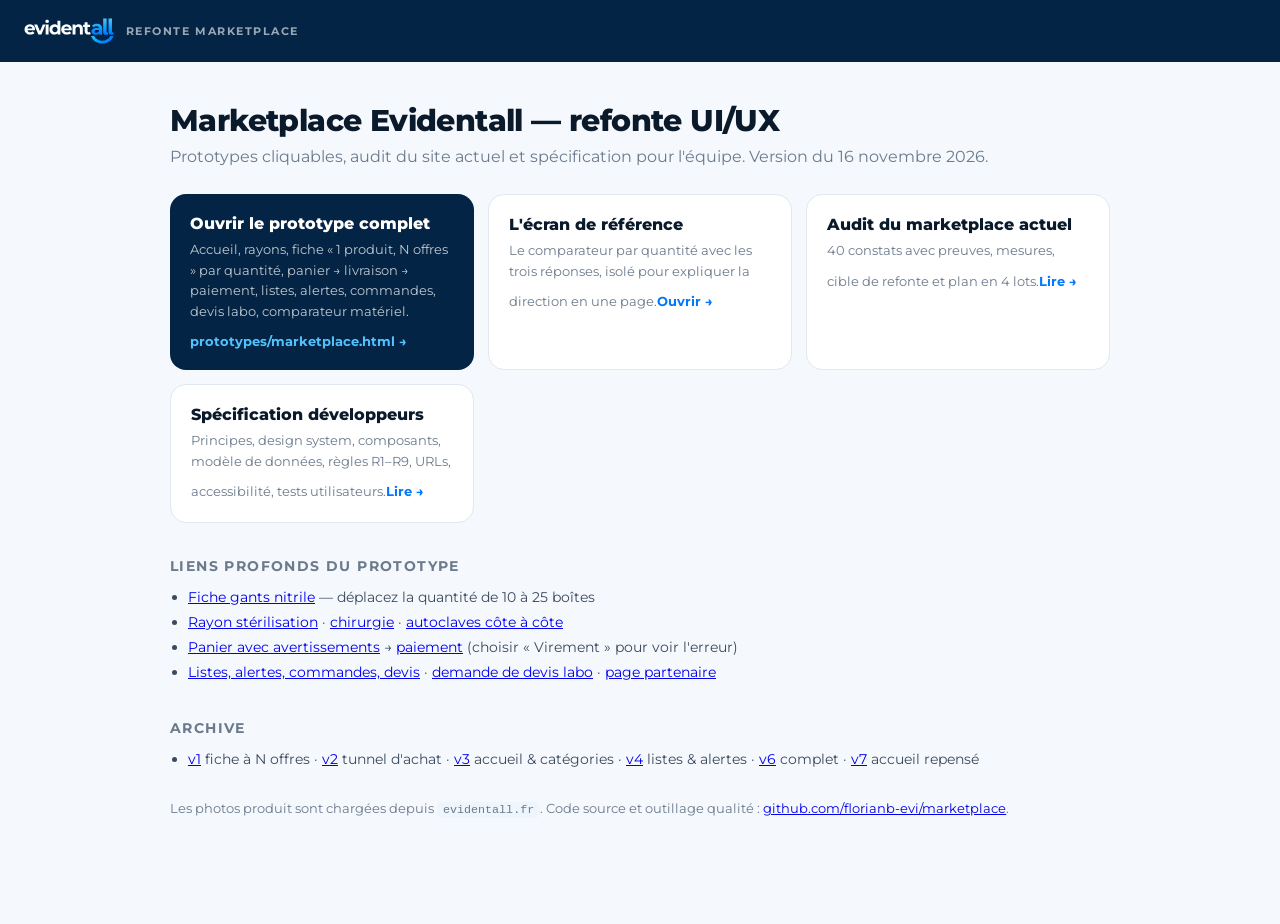
<file: docs/index.html>
<!doctype html>
<html lang="fr">
<head>
<meta charset="utf-8"><meta name="viewport" content="width=device-width,initial-scale=1">
<title>Evidentall · Refonte marketplace</title>
<link href="https://fonts.googleapis.com/css2?family=Montserrat:wght@500;700;800&display=swap" rel="stylesheet">
<style>
:root{--p:#0077fd;--a:#50c3ff;--s:#032444;--ink:#0b1a2b;--mute:#6b7a8c;--line:#e1e8f0;--bg:#f5f8fc}
*{box-sizing:border-box}body{margin:0;font-family:Montserrat,system-ui,sans-serif;background:var(--bg);color:var(--ink)}
header{background:var(--s);color:#fff;padding:18px 24px;display:flex;align-items:center;gap:12px}
header img{height:26px}header span{font-size:11px;letter-spacing:.14em;text-transform:uppercase;color:rgba(255,255,255,.6);font-weight:700}
main{max-width:980px;margin:0 auto;padding:40px 20px 80px}
h1{font-size:30px;font-weight:800;letter-spacing:-.02em;margin:0 0 8px}p.l{color:var(--mute);margin:0 0 28px}
.g{display:grid;grid-template-columns:repeat(auto-fit,minmax(260px,1fr));gap:14px}
a.c{display:block;background:#fff;border:1px solid var(--line);border-radius:16px;padding:20px;text-decoration:none;color:inherit;transition:transform .2s,box-shadow .2s}
a.c:hover{transform:translateY(-2px);box-shadow:0 12px 32px -16px rgba(3,36,68,.25)}
a.c b{display:block;font-size:16px;font-weight:800;margin-bottom:6px}a.c span{font-size:13px;color:var(--mute);line-height:1.5}
a.c i{display:inline-block;margin-top:12px;font-style:normal;font-weight:700;color:var(--p);font-size:13px}
a.c.main{background:var(--s);color:#fff;border:0}a.c.main span{color:rgba(255,255,255,.75)}a.c.main i{color:var(--a)}
h2{font-size:14px;letter-spacing:.1em;text-transform:uppercase;color:var(--mute);margin:34px 0 10px}
ul{margin:0;padding-left:18px;color:#3b4a5c;font-size:14px;line-height:1.8}code{background:#eef5fd;padding:1px 6px;border-radius:5px;font-size:.9em}
</style>
</head>
<body>
<header><img src="../assets/logo/evidentall-blanc.svg" alt="Evidentall"><span>Refonte marketplace</span></header>
<main>
  <h1>Marketplace Evidentall — refonte UI/UX</h1>
  <p class="l">Prototypes cliquables, audit du site actuel et spécification pour l'équipe. Version du 16 novembre 2026.</p>
  <div class="g">
    <a class="c main" href="../prototypes/marketplace.html"><b>Ouvrir le prototype complet</b><span>Accueil, rayons, fiche « 1 produit, N offres » par quantité, panier → livraison → paiement, listes, alertes, commandes, devis labo, comparateur matériel.</span><i>prototypes/marketplace.html →</i></a>
    <a class="c" href="../prototypes/comparateur-reference.html"><b>L'écran de référence</b><span>Le comparateur par quantité avec les trois réponses, isolé pour expliquer la direction en une page.</span><i>Ouvrir →</i></a>
    <a class="c" href="audit/"><b>Audit du marketplace actuel</b><span>40 constats avec preuves, mesures, cible de refonte et plan en 4 lots.</span><i>Lire →</i></a>
    <a class="c" href="spec/"><b>Spécification développeurs</b><span>Principes, design system, composants, modèle de données, règles R1–R9, URLs, accessibilité, tests utilisateurs.</span><i>Lire →</i></a>
  </div>
  <h2>Liens profonds du prototype</h2>
  <ul>
    <li><a href="../prototypes/marketplace.html#produit-gants-jet-100">Fiche gants nitrile</a> — déplacez la quantité de 10 à 25 boîtes</li>
    <li><a href="../prototypes/marketplace.html#categorie-ster">Rayon stérilisation</a> · <a href="../prototypes/marketplace.html#categorie-chir">chirurgie</a> · <a href="../prototypes/marketplace.html#comparer-autoclaves">autoclaves côte à côte</a></li>
    <li><a href="../prototypes/marketplace.html#panier">Panier avec avertissements</a> → <a href="../prototypes/marketplace.html#paiement">paiement</a> (choisir « Virement » pour voir l'erreur)</li>
    <li><a href="../prototypes/marketplace.html#mes-listes">Listes, alertes, commandes, devis</a> · <a href="../prototypes/marketplace.html#devis-travaux">demande de devis labo</a> · <a href="../prototypes/marketplace.html#partenaire-elite-ceram">page partenaire</a></li>
  </ul>
  <h2>Archive</h2>
  <ul>
    <li><a href="../prototypes/archive/marketplace-proto-v1.html">v1</a> fiche à N offres · <a href="../prototypes/archive/marketplace-proto-v2.html">v2</a> tunnel d'achat · <a href="../prototypes/archive/marketplace-proto-v3.html">v3</a> accueil &amp; catégories · <a href="../prototypes/archive/marketplace-proto-v4.html">v4</a> listes &amp; alertes · <a href="../prototypes/archive/marketplace-proto-v6.html">v6</a> complet · <a href="../prototypes/archive/marketplace-proto-v7.html">v7</a> accueil repensé</li>
  </ul>
  <p class="l" style="margin-top:28px;font-size:13px">Les photos produit sont chargées depuis <code>evidentall.fr</code>. Code source et outillage qualité : <a href="https://github.com/florianb-evi/marketplace">github.com/florianb-evi/marketplace</a>.</p>
</main>
</body>
</html>
</file>
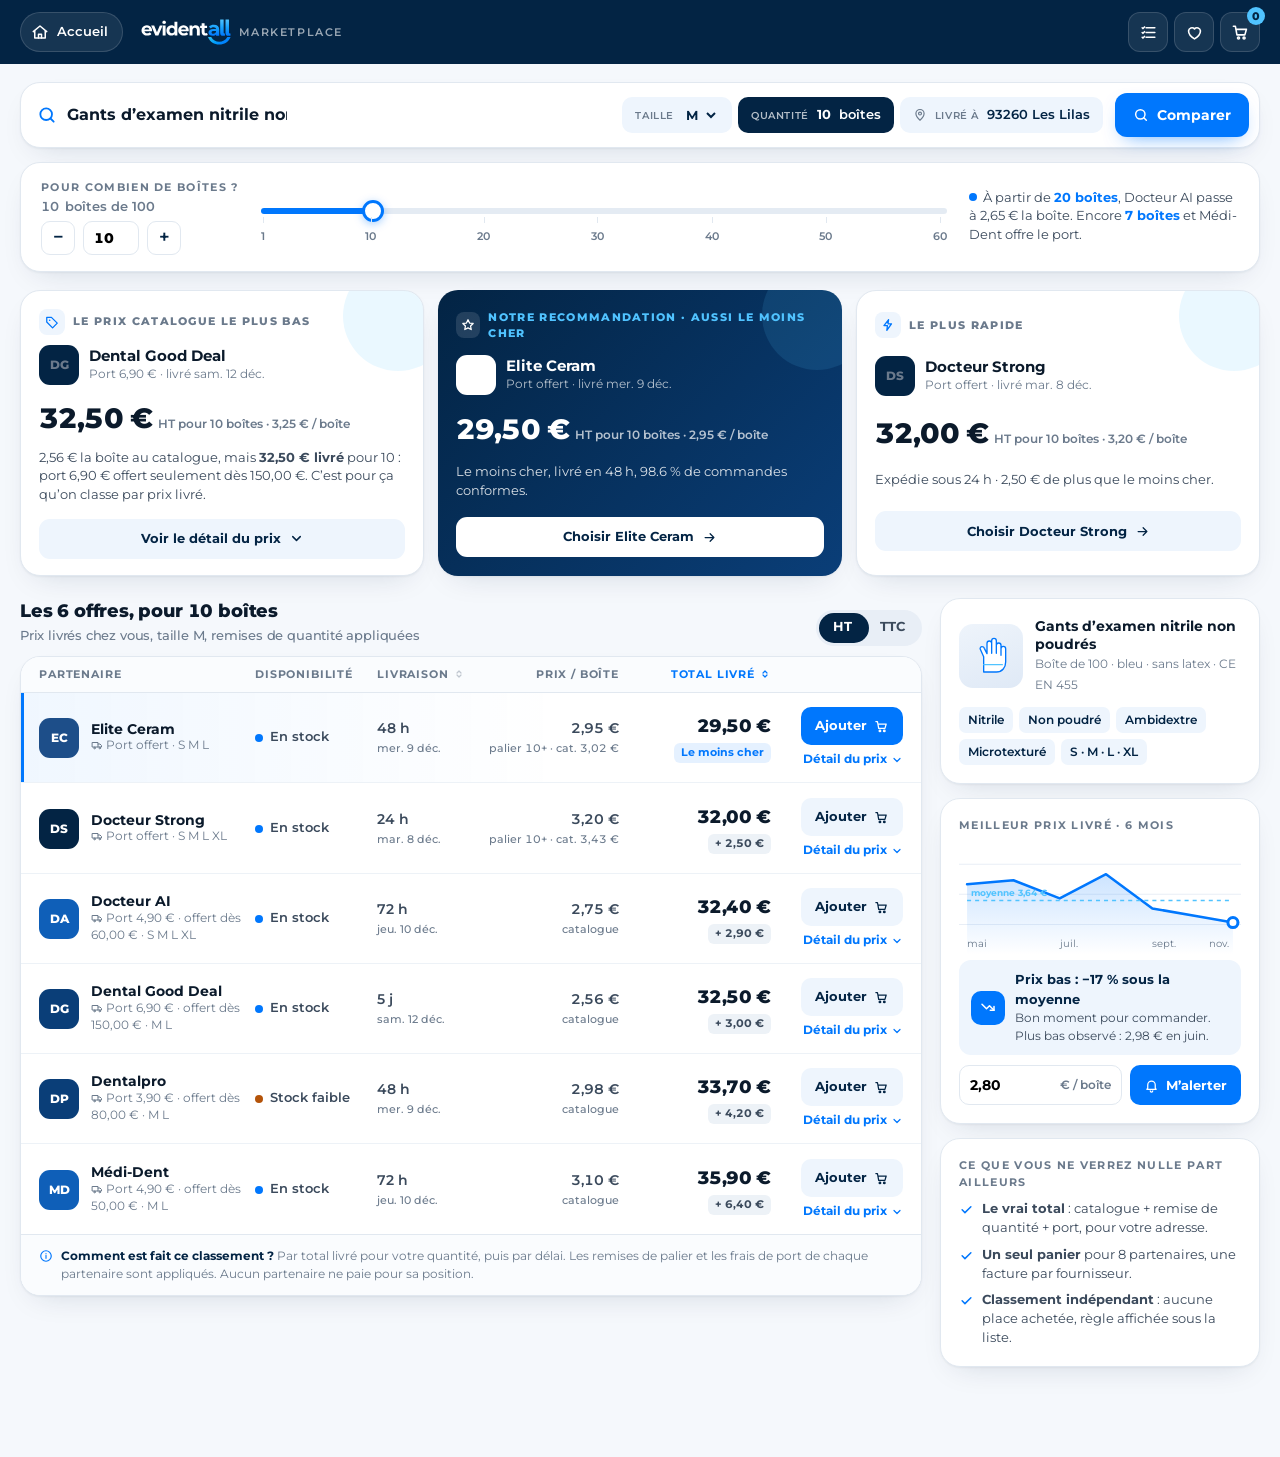
<file: prototypes/comparateur-reference.html>
<!doctype html>
<html lang="fr">
<head>
<meta charset="utf-8">
<meta name="viewport" content="width=device-width,initial-scale=1">
<title>Evidentall · Marketplace — interface de référence (comparateur)</title>
<link rel="preconnect" href="https://fonts.googleapis.com">
<link href="https://fonts.googleapis.com/css2?family=Montserrat:wght@400;500;600;700;800&display=swap" rel="stylesheet">
<style>
:root{
  --p:#0077fd;--a:#50c3ff;--s:#032444;
  --ink:#0b1a2b;--ink2:#3b4a5c;--mute:#6b7a8c;--line:#e1e8f0;--line2:#edf2f7;
  --bg:#f5f8fc;--card:#fff;--tint:#eef5fd;
  --r:14px;--r2:20px;
  --sh:0 1px 2px rgba(3,36,68,.05),0 12px 32px -16px rgba(3,36,68,.18);
  --ease:cubic-bezier(.2,.7,.2,1);
}
*{box-sizing:border-box;margin:0;padding:0}
[hidden]{display:none!important}
html{scroll-behavior:smooth}
body{font-family:Montserrat,system-ui,sans-serif;background:var(--bg);color:var(--ink);line-height:1.5;-webkit-font-smoothing:antialiased;font-size:14px}
button{font:inherit;cursor:pointer;border:0;background:none;color:inherit}
input{font:inherit}
svg{display:block}
.num{font-variant-numeric:tabular-nums}
.sr{position:absolute;width:1px;height:1px;overflow:hidden;clip:rect(0 0 0 0)}
:focus-visible{outline:2px solid var(--p);outline-offset:2px;border-radius:6px}
@media (prefers-reduced-motion:reduce){*{transition:none!important;animation:none!important}}

/* ---------- header ---------- */
.top{position:sticky;top:0;z-index:40;background:var(--s);color:#fff}
.top-in{max-width:1280px;margin:0 auto;padding:0 20px;height:64px;display:flex;align-items:center;gap:14px}
.home{display:inline-flex;align-items:center;gap:8px;height:40px;padding:0 14px 0 10px;border-radius:999px;background:rgba(255,255,255,.08);border:1px solid rgba(255,255,255,.14);font-weight:600;font-size:13px;white-space:nowrap;color:#fff;text-decoration:none;transition:background .2s}
.home:hover{background:rgba(255,255,255,.16)}
.home svg{width:18px;height:18px}
.brand{display:flex;align-items:baseline;gap:8px;margin-left:4px;white-space:nowrap}
.brand{text-decoration:none;color:#fff;align-items:center}
.brand-logo{height:26px;width:auto;display:block}
.brand span{font-size:11px;letter-spacing:.14em;text-transform:uppercase;color:rgba(255,255,255,.6);font-weight:600}
.tools{display:flex;gap:6px;margin-left:auto}
.tool{position:relative;width:40px;height:40px;border-radius:12px;display:grid;place-items:center;background:rgba(255,255,255,.08);border:1px solid rgba(255,255,255,.14)}
.tool svg{width:19px;height:19px}
.tool .n{position:absolute;top:-6px;right:-6px;min-width:18px;height:18px;padding:0 5px;border-radius:9px;background:var(--a);color:var(--s);font-size:11px;font-weight:800;display:grid;place-items:center}

/* ---------- intent bar ---------- */
.wrap{max-width:1280px;margin:0 auto;padding:18px 20px 90px}
.intent{background:#fff;border:1px solid var(--line);border-radius:var(--r2);box-shadow:var(--sh);padding:10px 10px 10px 16px;display:grid;grid-template-columns:auto minmax(0,1fr) auto;gap:12px;align-items:center}
.intent .q{display:flex;align-items:center;gap:10px;min-width:0}
.intent .q svg{width:20px;height:20px;color:var(--p);flex:none}
.intent .q input{border:0;outline:0;font-weight:700;font-size:16px;min-width:0;width:100%;color:var(--ink)}
.intent .q input::placeholder{color:#9aa6b4;font-weight:500}
.chips{display:flex;gap:6px;flex-wrap:wrap;align-items:center;justify-content:flex-end}
.chip{height:36px;padding:0 12px;border-radius:10px;background:var(--tint);color:var(--s);font-size:12.5px;font-weight:600;display:inline-flex;align-items:center;gap:8px;border:1px solid transparent;transition:border-color .2s,background .2s}
.chip:hover{border-color:#c9dcf3}
.chip small{color:var(--mute);font-weight:600;text-transform:uppercase;letter-spacing:.06em;font-size:10px}
.chip svg{width:14px;height:14px;color:var(--mute)}
.chip.on{background:var(--s);color:#fff}
.chip.on small,.chip.on svg{color:rgba(255,255,255,.7)}
.chip select{border:0;background:none;font:inherit;font-weight:700;color:inherit;outline:0;cursor:pointer}
.go{height:44px;padding:0 18px;border-radius:12px;background:var(--p);color:#fff;font-weight:700;font-size:14px;display:inline-flex;align-items:center;gap:8px;box-shadow:0 8px 20px -10px rgba(0,119,253,.7);transition:transform .2s,background .2s}
.go:hover{background:#0068e0;transform:translateY(-1px)}
.go svg{width:16px;height:16px}

/* quantity rail */
.qrail{margin-top:14px;background:#fff;border:1px solid var(--line);border-radius:var(--r2);padding:16px 20px;display:grid;grid-template-columns:auto minmax(0,1fr) auto;gap:22px;align-items:center;box-shadow:var(--sh)}
.qrail .lab{font-size:11px;letter-spacing:.12em;text-transform:uppercase;color:var(--mute);font-weight:700}
.qrail .big{font-size:28px;font-weight:800;letter-spacing:-.03em;line-height:1;display:flex;align-items:baseline;gap:6px;margin-top:4px}
.qrail .big span{font-size:13px;color:var(--mute);font-weight:600;letter-spacing:0}
.qctl{display:flex;align-items:center;gap:8px;margin-top:8px}
.qctl button{width:34px;height:34px;border-radius:9px;border:1.5px solid var(--line);font-size:18px;font-weight:600;color:var(--s);display:grid;place-items:center}
.qctl button:hover{border-color:var(--p);color:var(--p)}
.qctl input{width:56px;height:34px;border:1.5px solid var(--line);border-radius:9px;text-align:center;font-weight:800;outline:0}
.qctl input:focus{border-color:var(--p)}
.slider{position:relative;padding:10px 0 0}
.slider input[type=range]{width:100%;appearance:none;height:6px;border-radius:3px;background:linear-gradient(90deg,var(--p) var(--pct,20%),#e4ebf3 var(--pct,20%));outline:0}
.slider input[type=range]::-webkit-slider-thumb{appearance:none;width:22px;height:22px;border-radius:50%;background:#fff;border:3px solid var(--p);box-shadow:0 2px 8px rgba(0,119,253,.35);cursor:grab}
.slider input[type=range]::-moz-range-thumb{width:22px;height:22px;border-radius:50%;background:#fff;border:3px solid var(--p);cursor:grab}
.ticks{display:flex;justify-content:space-between;font-size:11px;color:var(--mute);margin-top:8px;font-weight:600}
.ticks b{color:var(--p);font-weight:700}
.ticks span{position:relative}
.ticks span::before{content:"";position:absolute;left:50%;top:-11px;width:1px;height:6px;background:var(--line)}
.qhint{font-size:12.5px;color:var(--ink2);max-width:30ch;line-height:1.5}
.qhint b{color:var(--p)}
.qhint .sw{display:inline-block;width:8px;height:8px;border-radius:50%;background:var(--p);margin-right:6px;vertical-align:1px}

/* ---------- three answers ---------- */
.answers{display:grid;grid-template-columns:repeat(3,1fr);gap:14px;margin-top:18px}
.ans{background:#fff;border:1px solid var(--line);border-radius:var(--r2);padding:18px 18px 16px;display:grid;gap:10px;position:relative;overflow:hidden;box-shadow:var(--sh);transition:transform .25s var(--ease),box-shadow .25s}
.ans:hover{transform:translateY(-2px)}
.ans .k{font-size:11px;letter-spacing:.12em;text-transform:uppercase;font-weight:800;color:var(--mute);display:flex;align-items:center;gap:8px}
.ans .k i{width:26px;height:26px;border-radius:8px;display:grid;place-items:center;background:var(--tint);color:var(--p)}
.ans .k i svg{width:14px;height:14px}
.ans.reco{background:linear-gradient(135deg,var(--s),#0a3e78);color:#fff;border:0}
.ans.reco .k{color:var(--a)}
.ans.reco .k i{background:rgba(255,255,255,.12);color:#fff}
.ans .who{display:flex;align-items:center;gap:10px}
.ans .lg{width:36px;height:36px;border-radius:10px;background:var(--s);color:#fff;display:grid;place-items:center;font-weight:800;font-size:12px;flex:none}
.ans.reco .lg{background:#fff;color:var(--s)}
.ans .who b{font-size:15px;display:block;line-height:1.2}
.ans .who span{font-size:12px;color:var(--mute)}
.ans.reco .who span{color:rgba(255,255,255,.7)}
.ans .val{display:flex;align-items:baseline;gap:6px;margin-top:2px}
.ans .val b{font-size:28px;font-weight:800;letter-spacing:-.03em;white-space:nowrap}
.ans .val span{font-size:12px;color:var(--mute);font-weight:600}
.ans.reco .val span{color:rgba(255,255,255,.7)}
.ans .why{font-size:12.5px;color:var(--ink2);line-height:1.5}
.ans.reco .why{color:rgba(255,255,255,.85)}
.ans .cta{height:40px;border-radius:11px;font-weight:700;font-size:13px;display:inline-flex;align-items:center;justify-content:center;gap:8px;background:var(--tint);color:var(--s);margin-top:4px;transition:background .2s}
.ans .cta:hover{background:#e2ebf7}
.ans.reco .cta{background:#fff;color:var(--s)}
.ans .cta svg{width:15px;height:15px}
.ans .corner{position:absolute;right:-30px;top:-30px;width:110px;height:110px;border-radius:50%;background:rgba(80,195,255,.12);pointer-events:none}

/* ---------- layout ---------- */
.main{display:grid;grid-template-columns:minmax(0,1fr) 320px;gap:18px;margin-top:22px;align-items:start}
.sec-h{display:flex;align-items:flex-end;justify-content:space-between;gap:12px;flex-wrap:wrap;margin-bottom:10px}
.sec-h h2{font-size:18px;font-weight:800;letter-spacing:-.01em}
.sec-h h2 small{display:block;font-size:12.5px;color:var(--mute);font-weight:500;margin-top:2px}
.seg{display:inline-flex;background:#e8eef6;border-radius:999px;padding:3px;position:relative}
.seg button{position:relative;z-index:1;height:30px;padding:0 14px;border-radius:999px;font-weight:700;font-size:12.5px;color:var(--ink2);transition:color .2s}
.seg button[aria-pressed=true]{color:#fff}
.seg::before{content:"";position:absolute;top:3px;left:3px;width:calc(50% - 3px);height:30px;border-radius:999px;background:var(--s);transition:transform .25s var(--ease)}
.seg.ttc::before{transform:translateX(100%)}
.seg.msort{display:none}.seg.msort.d::before{transform:translateX(100%)}
@media (max-width:860px){.seg.msort{display:inline-flex}}

/* offers table */
.tbl{background:#fff;border:1px solid var(--line);border-radius:var(--r2);box-shadow:var(--sh);overflow:hidden}
.thead{display:grid;grid-template-columns:minmax(200px,1.3fr) 110px 100px 130px 140px 120px;gap:12px;padding:10px 18px;background:#fafcfe;border-bottom:1px solid var(--line);font-size:10.5px;letter-spacing:.08em;text-transform:uppercase;color:var(--mute);font-weight:700}
.thead button{display:inline-flex;align-items:center;gap:4px;text-transform:inherit;letter-spacing:inherit;font-size:inherit;font-weight:inherit;color:inherit}
.thead button svg{width:12px;height:12px;opacity:.4}
.thead button[aria-sort]{color:var(--p)}
.thead button[aria-sort] svg{opacity:1}
.thead .r{text-align:right;justify-content:flex-end;display:flex}
.rows{position:relative}
.row{display:grid;grid-template-columns:minmax(200px,1.3fr) 110px 100px 130px 140px 120px;gap:12px;padding:14px 18px;border-bottom:1px solid var(--line2);align-items:center;background:#fff;transition:background .2s;will-change:transform}
.row:last-child{border-bottom:0}
.row:hover{background:#fbfdff}
.row.best{background:linear-gradient(90deg,rgba(0,119,253,.06),rgba(0,119,253,0) 60%)}
.row.best::before{content:"";position:absolute;left:0;width:3px;height:calc(100% - 0px);background:var(--p)}
.row{position:relative}
.who{display:flex;align-items:center;gap:12px;min-width:0}
.who .lg{width:40px;height:40px;border-radius:11px;background:var(--s);color:#fff;display:grid;place-items:center;font-weight:800;font-size:12px;flex:none}
.who .lg.a{background:#0a3e78}.who .lg.b{background:#0f5fb8}.who .lg.c{background:#1d4e89}
.who b{display:block;font-size:14px;line-height:1.2;white-space:nowrap;overflow:hidden;text-overflow:ellipsis}
.who span{font-size:11.5px;color:var(--mute);display:block}
.who span svg{display:inline;vertical-align:-2px;margin-right:3px}
.who .rank{position:absolute;left:-2px;top:-2px}
.cell{font-size:14px;font-weight:600;color:var(--ink2)}
.cell small{display:block;font-size:11px;color:var(--mute);font-weight:500;margin-top:1px}
.cell.r{text-align:right}
.cell.st{display:flex;align-items:center;gap:7px;font-size:12.5px}
.dot{width:8px;height:8px;border-radius:50%;background:var(--p);flex:none}
.dot.low{background:#b45309}.dot.out{background:#9aa6b4}
.cell.tot b{font-size:18px;font-weight:800;letter-spacing:-.02em;color:var(--ink);display:block}
.delta{display:inline-flex;align-items:center;height:20px;padding:0 7px;border-radius:6px;font-size:11px;font-weight:700;background:var(--line2);color:var(--ink2);margin-top:3px}
.delta.z{background:rgba(0,119,253,.1);color:var(--p)}
.row .act{display:flex;flex-direction:column;align-items:flex-end;gap:6px}
.btn{height:38px;padding:0 14px;border-radius:10px;font-weight:700;font-size:13px;display:inline-flex;align-items:center;gap:7px;transition:transform .2s,background .2s;white-space:nowrap}
.btn svg{width:15px;height:15px}
.btn.p{background:var(--p);color:#fff}
.btn.p:hover{background:#0068e0;transform:translateY(-1px)}
.btn.g{background:var(--tint);color:var(--s)}
.btn.g:hover{background:#e2ebf7}
.more{font-size:11.5px;color:var(--p);font-weight:700;display:inline-flex;align-items:center;gap:4px}
.more svg{width:12px;height:12px;transition:transform .2s}
.row.open .more svg{transform:rotate(180deg)}
.det{grid-column:1/-1;display:none;background:#fafcfe;border-radius:12px;padding:12px 14px;font-size:12.5px;color:var(--ink2)}
.row.open .det{display:grid;grid-template-columns:repeat(4,1fr);gap:10px}
.det div b{display:block;font-size:14px;color:var(--ink);font-weight:800}
.det div small{display:block;font-size:11px;color:var(--mute)}
.det .tiers{grid-column:1/-1;display:flex;gap:6px;flex-wrap:wrap;align-items:center}
.det .tier{height:26px;padding:0 10px;border-radius:8px;background:#fff;border:1px solid var(--line);font-size:11.5px;font-weight:600;display:inline-flex;align-items:center;gap:6px}
.det .tier.on{border-color:var(--p);color:var(--p);background:rgba(0,119,253,.06)}
.foot{padding:12px 18px;border-top:1px solid var(--line);font-size:12px;color:var(--mute);display:flex;gap:8px;align-items:flex-start;background:#fafcfe}
.foot svg{width:14px;height:14px;color:var(--p);flex:none;margin-top:2px}
.foot b{color:var(--s);font-weight:700}

/* ---------- right rail ---------- */
.rail{display:grid;gap:14px;position:sticky;top:80px}
.box{background:#fff;border:1px solid var(--line);border-radius:var(--r2);padding:18px;box-shadow:var(--sh)}
.box .t{font-size:11px;letter-spacing:.12em;text-transform:uppercase;color:var(--mute);font-weight:700;margin-bottom:10px}
.prod{display:grid;grid-template-columns:64px 1fr;gap:12px;align-items:center}
.prod .img{width:64px;height:64px;border-radius:14px;background:linear-gradient(160deg,#eef4fb,#dfe9f6);display:grid;place-items:center}
.prod .img svg{width:40px;height:40px}
.prod b{font-size:14px;line-height:1.3;display:block}
.prod span{font-size:12px;color:var(--mute)}
.spec{display:flex;flex-wrap:wrap;gap:6px;margin-top:12px}
.spec span{height:26px;padding:0 9px;border-radius:7px;background:var(--tint);font-size:11.5px;font-weight:600;color:var(--s);display:inline-flex;align-items:center}
.chart svg{width:100%;height:auto}
.verdict{display:grid;grid-template-columns:34px 1fr;gap:10px;align-items:center;background:var(--tint);border-radius:12px;padding:10px 12px;font-size:12px;color:var(--ink2);margin-top:6px}
.verdict i{width:34px;height:34px;border-radius:10px;background:var(--p);color:#fff;display:grid;place-items:center}
.verdict i svg{width:18px;height:18px}
.verdict b{display:block;color:var(--s);font-size:13px}
.alert{display:flex;gap:8px;margin-top:10px}
.alert label{flex:1;display:flex;align-items:center;border:1.5px solid var(--line);border-radius:10px;height:40px;padding:0 10px;gap:6px;min-width:0}
.alert label:focus-within{border-color:var(--p)}
.alert label span{font-size:12px;color:var(--mute);font-weight:600;white-space:nowrap}
.alert input{border:0;outline:0;width:100%;min-width:0;font-weight:700}
.alert .btn{height:40px}
.ok{font-size:12px;color:var(--p);font-weight:600;margin-top:8px}
.trust{display:grid;gap:8px;font-size:12.5px;color:var(--ink2)}
.trust div{display:flex;gap:8px;align-items:flex-start}
.trust svg{width:15px;height:15px;color:var(--p);flex:none;margin-top:2px}

/* toast */
.toast{position:fixed;left:50%;bottom:24px;transform:translate(-50%,20px);background:var(--s);color:#fff;padding:12px 16px 12px 14px;border-radius:14px;font-size:13px;font-weight:600;display:flex;align-items:center;gap:10px;box-shadow:0 20px 40px -14px rgba(3,36,68,.5);opacity:0;pointer-events:none;transition:opacity .25s,transform .25s;z-index:50;max-width:calc(100vw - 32px)}
.toast.on{opacity:1;transform:translate(-50%,0)}
.toast .d{width:26px;height:26px;border-radius:8px;background:var(--p);display:grid;place-items:center;flex:none}
.toast svg{width:15px;height:15px}

/* ---------- responsive ---------- */
@media (max-width:1100px){.main{grid-template-columns:1fr}.rail{position:static;grid-template-columns:1fr 1fr}.rail .box.prodbox{grid-column:1/-1}}
@media (max-width:860px){
  .top-in{height:auto;padding:10px 14px;flex-wrap:wrap;gap:8px}
  .brand span{display:none}.brand{margin-left:auto}.tools{margin-left:0}
  .home .lbl{display:none}
  .wrap{padding:14px 14px 80px}
  .intent{grid-template-columns:1fr;padding:12px}
  .chips{justify-content:flex-start}
  .go{width:100%;justify-content:center}
  .qrail{grid-template-columns:1fr;gap:14px;padding:14px}
  .qhint{max-width:none}
  .answers{display:flex;gap:10px;overflow-x:auto;scroll-snap-type:x mandatory;margin:16px -14px 0;padding:0 14px 6px}
  .ans{flex:0 0 84%;scroll-snap-align:start}.ans.reco{order:-1}.ans .val b{font-size:24px}.ans .val{flex-wrap:wrap}
  .rail{grid-template-columns:1fr}
  .thead{display:none}
  .row{grid-template-columns:1fr auto;gap:8px 12px;padding:14px}
  .row .cell.st,.row .cell.del{grid-column:1;font-size:12px}
  .row .cell.unit{display:none}
  .row .cell.tot{grid-column:2;grid-row:1/3;text-align:right}
  .row .act{grid-column:1/-1;flex-direction:row;justify-content:space-between;align-items:center}
  .row.open .det{grid-template-columns:1fr 1fr}
}
</style>
</head>
<body>

<svg width="0" height="0" style="position:absolute" aria-hidden="true">
  <symbol id="i-home" viewBox="0 0 24 24" fill="none" stroke="currentColor" stroke-width="2" stroke-linecap="round" stroke-linejoin="round"><path d="M3 11.5 12 4l9 7.5"/><path d="M5 10.5V20h14v-9.5"/><path d="M10 20v-5h4v5"/></symbol>
  <symbol id="i-search" viewBox="0 0 24 24" fill="none" stroke="currentColor" stroke-width="2.2" stroke-linecap="round"><circle cx="11" cy="11" r="7"/><path d="m20 20-3.8-3.8"/></symbol>
  <symbol id="i-heart" viewBox="0 0 24 24" fill="none" stroke="currentColor" stroke-width="2" stroke-linejoin="round"><path d="M12 20s-7.5-4.6-7.5-10A4.3 4.3 0 0 1 12 7.4 4.3 4.3 0 0 1 19.5 10c0 5.4-7.5 10-7.5 10Z"/></symbol>
  <symbol id="i-cart" viewBox="0 0 24 24" fill="none" stroke="currentColor" stroke-width="2" stroke-linecap="round" stroke-linejoin="round"><path d="M3 4h2.5l2 11h10l2-7H7"/><circle cx="9.5" cy="19" r="1.3"/><circle cx="16.5" cy="19" r="1.3"/></symbol>
  <symbol id="i-list" viewBox="0 0 24 24" fill="none" stroke="currentColor" stroke-width="2" stroke-linecap="round" stroke-linejoin="round"><path d="M9 6h11M9 12h11M9 18h11"/><path d="m4 6 1 1 2-2M4 12l1 1 2-2M4 18l1 1 2-2"/></symbol>
  <symbol id="i-truck" viewBox="0 0 24 24" fill="none" stroke="currentColor" stroke-width="2" stroke-linecap="round" stroke-linejoin="round"><path d="M3 7h11v9H3z"/><path d="M14 10h4l3 3v3h-7"/><circle cx="7" cy="18" r="1.6"/><circle cx="17.5" cy="18" r="1.6"/></symbol>
  <symbol id="i-check" viewBox="0 0 24 24" fill="none" stroke="currentColor" stroke-width="2.4" stroke-linecap="round" stroke-linejoin="round"><path d="m5 12.5 4.5 4.5L19 7.5"/></symbol>
  <symbol id="i-arrow" viewBox="0 0 24 24" fill="none" stroke="currentColor" stroke-width="2" stroke-linecap="round" stroke-linejoin="round"><path d="M5 12h14M13 6l6 6-6 6"/></symbol>
  <symbol id="i-down" viewBox="0 0 24 24" fill="none" stroke="currentColor" stroke-width="2" stroke-linecap="round" stroke-linejoin="round"><path d="M4 7l6 6 4-4 6 6"/><path d="M15 15h5v-5"/></symbol>
  <symbol id="i-chev" viewBox="0 0 24 24" fill="none" stroke="currentColor" stroke-width="2.4" stroke-linecap="round" stroke-linejoin="round"><path d="m6 9 6 6 6-6"/></symbol>
  <symbol id="i-sort" viewBox="0 0 24 24" fill="none" stroke="currentColor" stroke-width="2.4" stroke-linecap="round" stroke-linejoin="round"><path d="m8 10 4-4 4 4M8 14l4 4 4-4"/></symbol>
  <symbol id="i-bell" viewBox="0 0 24 24" fill="none" stroke="currentColor" stroke-width="2" stroke-linecap="round" stroke-linejoin="round"><path d="M6 16V11a6 6 0 0 1 12 0v5l1.5 2h-15L6 16Z"/><path d="M10 20.5a2 2 0 0 0 4 0"/></symbol>
  <symbol id="i-info" viewBox="0 0 24 24" fill="none" stroke="currentColor" stroke-width="2" stroke-linecap="round"><circle cx="12" cy="12" r="9"/><path d="M12 11v5M12 8h.01"/></symbol>
  <symbol id="i-bolt" viewBox="0 0 24 24" fill="none" stroke="currentColor" stroke-width="2.2" stroke-linejoin="round"><path d="M13 3 5 13h6l-1 8 8-11h-6l1-7Z"/></symbol>
  <symbol id="i-tag" viewBox="0 0 24 24" fill="none" stroke="currentColor" stroke-width="2.2" stroke-linejoin="round"><path d="M3 12V4h8l10 10-8 8L3 12Z"/><circle cx="8" cy="9" r="1.4" fill="currentColor" stroke="none"/></symbol>
  <symbol id="i-star" viewBox="0 0 24 24" fill="none" stroke="currentColor" stroke-width="2.2" stroke-linejoin="round"><path d="m12 3 2.7 5.6 6.1.8-4.4 4.3 1.1 6.1L12 17l-5.5 2.8 1.1-6.1L3.2 9.4l6.1-.8L12 3Z"/></symbol>
  <symbol id="i-pin" viewBox="0 0 24 24" fill="none" stroke="currentColor" stroke-width="2" stroke-linecap="round" stroke-linejoin="round"><path d="M12 21s7-6.3 7-11.5a7 7 0 0 0-14 0C5 14.7 12 21 12 21Z"/><circle cx="12" cy="9.5" r="2.5"/></symbol>
  <symbol id="i-glove" viewBox="0 0 120 120" fill="none"><path d="M38 108V62L28 40c-2-4 1-8 5-8s6 2 7 5l8 16V22c0-4 3-7 7-7s7 3 7 7v30-38c0-4 3-7 7-7s7 3 7 7v38V28c0-4 3-7 7-7s7 3 7 7v30-20c0-4 3-7 7-7s7 3 7 7v40c0 16-10 30-28 30H38Z" fill="#fff" stroke="#0077fd" stroke-width="4" stroke-linejoin="round"/><path d="M38 86h56" stroke="#50c3ff" stroke-width="4" stroke-linecap="round"/></symbol>
</svg>

<header class="top">
  <div class="top-in">
    <a class="home" href="#accueil" title="Accueil du marketplace"><svg><use href="#i-home"/></svg><span class="lbl">Accueil</span></a>
    <a class="brand" href="#accueil" data-go="home" aria-label="Evidentall · accueil du marketplace"><img alt="Evidentall" src="[data-uri]" class="brand-logo"><span>Marketplace</span></a>
    <div class="tools">
      <button class="tool" aria-label="Mes listes"><svg><use href="#i-list"/></svg></button>
      <button class="tool" aria-label="Favoris"><svg><use href="#i-heart"/></svg></button>
      <button class="tool" aria-label="Panier"><svg><use href="#i-cart"/></svg><span class="n" id="ncart">0</span></button>
    </div>
  </div>
</header>

<main class="wrap">

  <!-- intent bar : the search understands the need -->
  <form class="intent" onsubmit="return false" aria-label="Votre besoin">
    <div class="q"><svg><use href="#i-search"/></svg><label class="sr" for="q">Produit</label><input id="q" value="Gants d’examen nitrile non poudrés" aria-describedby="qh"></div>
    <div class="chips" id="qh">
      <span class="chip"><small>Taille</small><select id="size" aria-label="Taille"><option>S</option><option selected>M</option><option>L</option><option>XL</option></select></span>
      <span class="chip on"><small>Quantité</small><b id="chipQty">10</b> boîtes</span>
      <span class="chip"><svg><use href="#i-pin"/></svg><small>Livré à</small>93260 Les Lilas</span>
    </div>
    <button class="go" type="submit"><svg><use href="#i-search"/></svg> Comparer</button>
  </form>

  <!-- quantity rail : the lever that changes the ranking -->
  <section class="qrail" aria-label="Quantité">
    <div>
      <div class="lab">Pour combien de boîtes ?</div>
      <div class="big"><span class="num" id="bigQty">10</span><span>boîtes de 100</span></div>
      <div class="qctl"><button type="button" data-q="-1" aria-label="Une boîte de moins">−</button><input id="qin" class="num" type="number" min="1" max="60" value="10" aria-label="Nombre de boîtes"><button type="button" data-q="1" aria-label="Une boîte de plus">+</button></div>
    </div>
    <div class="slider">
      <input type="range" id="qrange" min="1" max="60" value="10" aria-label="Quantité">
      <div class="ticks"><span>1</span><span>10</span><span>20</span><span>30</span><span>40</span><span>50</span><span>60</span></div>
    </div>
    <p class="qhint" id="qhint"></p>
  </section>

  <!-- three answers -->
  <section class="answers" id="answers" aria-label="Nos trois réponses"></section>

  <div class="main">
    <div>
      <div class="sec-h">
        <h2>Les 6 offres, pour <span id="hQty" class="num">10</span> boîtes <small>Prix livrés chez vous, taille <span id="hSize">M</span>, remises de quantité appliquées</small></h2>
        <div style="display:flex;gap:8px;align-items:center;flex-wrap:wrap"><div class="seg msort" role="group" aria-label="Trier"><button type="button" data-msort="total" aria-pressed="true">Prix livré</button><button type="button" data-msort="delay" aria-pressed="false">Délai</button></div><div class="seg" id="seg" role="group" aria-label="HT ou TTC"><button type="button" data-tax="ht" aria-pressed="true">HT</button><button type="button" data-tax="ttc" aria-pressed="false">TTC</button></div></div>
      </div>
      <div class="tbl">
        <div class="thead" role="row">
          <span>Partenaire</span>
          <span>Disponibilité</span>
          <button type="button" data-sort="delay">Livraison <svg><use href="#i-sort"/></svg></button>
          <span class="r">Prix / boîte</span>
          <button type="button" class="r" data-sort="total" aria-sort="ascending">Total livré <svg><use href="#i-sort"/></svg></button>
          <span></span>
        </div>
        <div class="rows" id="rows"></div>
        <div class="foot"><svg><use href="#i-info"/></svg><span><b>Comment est fait ce classement ?</b> Par total livré pour votre quantité, puis par délai. Les remises de palier et les frais de port de chaque partenaire sont appliqués. Aucun partenaire ne paie pour sa position.</span></div>
      </div>
    </div>

    <aside class="rail">
      <div class="box prodbox">
        <div class="prod"><div class="img"><svg><use href="#i-glove"/></svg></div><div><b>Gants d’examen nitrile non poudrés</b><span>Boîte de 100 · bleu · sans latex · CE EN 455</span></div></div>
        <div class="spec"><span>Nitrile</span><span>Non poudré</span><span>Ambidextre</span><span>Microtexturé</span><span>S · M · L · XL</span></div>
      </div>
      <div class="box">
        <div class="t">Meilleur prix livré · 6 mois</div>
        <div class="chart"><svg viewBox="0 0 280 110" aria-label="Évolution du meilleur prix livré sur 6 mois">
          <defs><linearGradient id="gf" x1="0" x2="0" y1="0" y2="1"><stop offset="0" stop-color="#0077fd" stop-opacity=".2"/><stop offset="1" stop-color="#0077fd" stop-opacity="0"/></linearGradient></defs>
          <g stroke="#e8eef6"><line x1="0" y1="20" x2="280" y2="20"/><line x1="0" y1="50" x2="280" y2="50"/><line x1="0" y1="80" x2="280" y2="80"/></g>
          <path d="M8 40 L54 36 L100 54 L146 30 L192 64 L238 72 L272 78 L272 110 L8 110Z" fill="url(#gf)"/>
          <path d="M8 40 L54 36 L100 54 L146 30 L192 64 L238 72 L272 78" fill="none" stroke="#0077fd" stroke-width="2.5" stroke-linejoin="round" stroke-linecap="round"/>
          <line x1="8" y1="56" x2="272" y2="56" stroke="#50c3ff" stroke-width="1.5" stroke-dasharray="4 4"/>
          <circle cx="272" cy="78" r="5" fill="#fff" stroke="#0077fd" stroke-width="3"/>
          <g font-family="Montserrat,sans-serif" font-size="10" fill="#6b7a8c"><text x="8" y="102">mai</text><text x="100" y="102">juil.</text><text x="192" y="102">sept.</text><text x="248" y="102">nov.</text></g>
          <text x="12" y="52" font-family="Montserrat,sans-serif" font-size="9" fill="#50c3ff" font-weight="700">moyenne 3,64 €</text>
        </svg></div>
        <div class="verdict"><i><svg><use href="#i-down"/></svg></i><div><b>Prix bas : −17 % sous la moyenne</b>Bon moment pour commander. Plus bas observé : 2,98 € en juin.</div></div>
        <form class="alert" onsubmit="return false" id="alertForm"><label><span class="sr">Seuil</span><input value="2,80" inputmode="decimal" aria-label="Seuil d’alerte"><span>€ / boîte</span></label><button class="btn p" type="submit"><svg><use href="#i-bell"/></svg> M’alerter</button></form>
        <p class="ok" id="alertOk" hidden>Alerte activée pour le cabinet des Lilas.</p>
      </div>
      <div class="box">
        <div class="t">Ce que vous ne verrez nulle part ailleurs</div>
        <div class="trust">
          <div><svg><use href="#i-check"/></svg><span><b>Le vrai total</b> : catalogue + remise de quantité + port, pour votre adresse.</span></div>
          <div><svg><use href="#i-check"/></svg><span><b>Un seul panier</b> pour 8 partenaires, une facture par fournisseur.</span></div>
          <div><svg><use href="#i-check"/></svg><span><b>Classement indépendant</b> : aucune place achetée, règle affichée sous la liste.</span></div>
        </div>
      </div>
    </aside>
  </div>
</main>

<div class="toast" id="toast" role="status" aria-live="polite"><span class="d"><svg><use href="#i-check"/></svg></span><span id="toastTxt"></span></div>

<script>
(function(){
  const $=s=>document.querySelector(s),$$=s=>[...document.querySelectorAll(s)];
  const TVA=.2;let tax='ht';try{tax=localStorage.getItem('evi-tax')||'ht'}catch(e){}
  const fmt=v=>v.toLocaleString('fr-FR',{minimumFractionDigits:2,maximumFractionDigits:2}).replace(/[  ]/g,' ')+' €';
  const r2=v=>Math.round(v*100)/100;
  const T=v=>tax==='ttc'?v*(1+TVA):v;
  const D=v=>fmt(T(v));

  /* ---- offers : catalogue price, quantity tiers, shipping, franco, delay, reliability ---- */
  const O=[
    {id:'ec',k:'EC',cls:'c',name:'Elite Ceram',cat:3.02,tiers:[[10,2.95],[30,2.85]],port:0,franco:0,delay:2,stock:'in',rel:98.6,sizes:'S M L'},
    {id:'da',k:'DA',cls:'b',name:'Docteur AI',cat:2.75,tiers:[[20,2.65]],port:4.90,franco:60,delay:3,stock:'in',rel:97.1,sizes:'S M L XL'},
    {id:'dp',k:'DP',cls:'a',name:'Dentalpro',cat:2.98,tiers:[],port:3.90,franco:80,delay:2,stock:'low',rel:96.4,sizes:'M L'},
    {id:'ds',k:'DS',cls:'',name:'Docteur Strong',cat:3.43,tiers:[[10,3.20],[30,3.05]],port:0,franco:0,delay:1,stock:'in',rel:99.1,sizes:'S M L XL'},
    {id:'md',k:'MD',cls:'b',name:'Médi-Dent',cat:3.10,tiers:[],port:4.90,franco:50,delay:3,stock:'in',rel:95.0,sizes:'M L'},
    {id:'dg',k:'DG',cls:'a',name:'Dental Good Deal',cat:2.56,tiers:[[20,2.45],[40,2.35]],port:6.90,franco:150,delay:5,stock:'in',rel:93.8,sizes:'M L'}
  ];
  const delayTxt=d=>d===1?'24 h':d===2?'48 h':d===3?'72 h':d+' j';
  const dateFr=days=>{const d=new Date();d.setDate(d.getDate()+days+(d.getDay()>=5?2:0));return d.toLocaleDateString('fr-FR',{weekday:'short',day:'numeric',month:'short'})};
  function compute(q){return O.map(o=>{let unit=o.cat,tier=null;o.tiers.forEach(([n,p])=>{if(q>=n){unit=p;tier=n}});const sub=r2(unit*q);const port=(o.franco&&sub>=o.franco)||o.port===0?0:o.port;const total=r2(sub+port);return{...o,q,unit,tier,sub,port,total,per:r2(total/q)}});}
  function computeD(q){const c=compute(q);const best=Math.min(...c.map(x=>x.total));c.forEach(x=>x.delta=r2(x.total-best));return c}
  let q=10,sort='total';
  function ranked(){const c=computeD(q);const arr=[...c];if(sort==='total')arr.sort((a,b)=>a.total-b.total||a.delay-b.delay);else arr.sort((a,b)=>a.delay-b.delay||a.total-b.total);return arr}

  /* ---- three answers ---- */
  function answers(){const c=computeD(q);const cheap=[...c].sort((a,b)=>a.total-b.total||a.delay-b.delay)[0];const fast=[...c].filter(x=>x.stock!=='out').sort((a,b)=>a.delay-b.delay||a.total-b.total)[0];
    const maxT=Math.max(...c.map(x=>x.total)),minT=Math.min(...c.map(x=>x.total));
    const score=x=>{const pt=maxT===minT?0:(x.total-minT)/(maxT-minT);return pt*0.6+(x.delay-1)/4*0.25+(100-x.rel)/7*0.15+(x.stock==='low'?.1:0)};
    const reco=[...c].sort((a,b)=>score(a)-score(b))[0];
    const card=(k,icon,x,why,cls,ctaTxt)=>`<article class="ans ${cls}"><span class="corner"></span><div class="k"><i><svg><use href="#${icon}"/></svg></i>${k}</div><div class="who"><span class="lg">${x.k}</span><div><b>${x.name}</b><span>${x.port?'Port '+D(x.port):'Port offert'} · livré ${dateFr(x.delay)}</span></div></div><div class="val"><b class="num">${D(x.total)}</b><span>${tax.toUpperCase()} pour ${q} boîte${q>1?'s':''} · ${D(x.per)} / boîte</span></div><p class="why">${why}</p>${ctaTxt?`<button class="cta" data-det="${x.id}" data-scroll>${ctaTxt} <svg><use href="#i-chev"/></svg></button>`:`<button class="cta" data-add="${x.id}">Choisir ${x.name} <svg><use href="#i-arrow"/></svg></button>`}</article>`;
    const cheapWhy=cheap.tier?`Remise dès ${cheap.tier} boîtes (${D(cheap.unit)} au lieu de ${D(cheap.cat)})${cheap.port?', port '+D(cheap.port)+' inclus':', port offert'}.`:(cheap.port?`Catalogue ${D(cheap.cat)} + port ${D(cheap.port)}.`:`Catalogue ${D(cheap.cat)}, port offert, aucune surprise.`);
    const fastWhy=`Expédie sous ${delayTxt(fast.delay)}${fast.id===cheap.id?' et c’est aussi le moins cher.':' · '+(fast.delta?D(fast.delta)+' de plus que le moins cher.':'au même prix que le moins cher.')}`;
    const recoWhy=reco.id===cheap.id?`Le moins cher, livré en ${delayTxt(reco.delay)}, ${reco.rel} % de commandes conformes.`:`${D(reco.delta)} de plus que le moins cher, mais livré en ${delayTxt(reco.delay)} au lieu de ${delayTxt(cheap.delay)} et ${reco.rel} % de commandes conformes.`;
    let left;if(reco.id===cheap.id){const trap=[...c].sort((a,b)=>a.cat-b.cat)[0];if(trap.id!==cheap.id){left=card('Le prix catalogue le plus bas','i-tag',trap,`${D(trap.cat)} la boîte au catalogue, mais <b>${D(trap.total)} livré</b> pour ${q} : ${trap.port?'port '+D(trap.port)+(trap.franco?' offert seulement dès '+fmt(trap.franco):''):'livré en '+delayTxt(trap.delay)}. C’est pour ça qu’on classe par prix livré.`,'','Voir le détail du prix')}else left=card('Le moins cher livré','i-tag',cheap,cheapWhy,'')}else left=card('Le moins cher livré','i-tag',cheap,cheapWhy,'');
    $('#answers').innerHTML=left+card(reco.id===cheap.id?'Notre recommandation · aussi le moins cher':'Notre recommandation','i-star',reco,recoWhy,'reco')+card('Le plus rapide','i-bolt',fast,fastWhy,'');
    /* hint */
    const nextTier=O.flatMap(o=>o.tiers.map(([n])=>({n,o}))).filter(t=>t.n>q).sort((a,b)=>a.n-b.n)[0];
    const franco=O.filter(o=>o.franco&&o.cat*q<o.franco).map(o=>({o,need:Math.ceil((o.franco-o.cat*q)/o.cat)})).sort((a,b)=>a.need-b.need)[0];
    let h='';if(nextTier)h+=`<span class="sw"></span>À partir de <b>${nextTier.n} boîtes</b>, ${nextTier.o.name} passe à ${D(nextTier.o.tiers.find(t=>t[0]===nextTier.n)[1])} la boîte. `;if(franco&&franco.need<=15)h+=`Encore <b>${franco.need} boîte${franco.need>1?'s':''}</b> et ${franco.o.name} offre le port.`;if(!h)h='Vous êtes sur les meilleurs paliers de chaque partenaire.';$('#qhint').innerHTML=h}

  /* ---- rows with FLIP reorder ---- */
  let open=null;
  function rowHTML(x,i){const st=x.stock==='in'?'<span class="dot"></span>En stock':x.stock==='low'?'<span class="dot low"></span>Stock faible':'<span class="dot out"></span>Rupture';return `<div class="row ${i===0&&sort==='total'?'best':''} ${open===x.id?'open':''}" data-id="${x.id}"><div class="who"><span class="lg ${x.cls}">${x.k}</span><div><b>${x.name}</b><span>${x.port?'<svg width="12" height="12"><use href="#i-truck"/></svg>Port '+D(x.port)+(x.franco?' · offert dès '+fmt(x.franco):''):'<svg width="12" height="12"><use href="#i-truck"/></svg>Port offert'} · ${x.sizes}</span></div></div><div class="cell st">${st}</div><div class="cell del">${delayTxt(x.delay)}<small>${dateFr(x.delay)}</small></div><div class="cell r unit num">${D(x.unit)}<small>${x.tier?'palier '+x.tier+'+ · cat. '+D(x.cat):'catalogue'}</small></div><div class="cell r tot num"><b>${D(x.total)}</b>${x.delta===0?'<span class="delta z">Le moins cher</span>':'<span class="delta">+ '+D(x.delta)+'</span>'}</div><div class="act"><button class="btn ${i===0&&sort==='total'?'p':'g'}" data-add="${x.id}">Ajouter <svg><use href="#i-cart"/></svg></button><button type="button" class="more" data-det="${x.id}">Détail du prix <svg><use href="#i-chev"/></svg></button></div><div class="det"><div><small>Catalogue × ${q}</small><b class="num">${D(r2(x.cat*q))}</b></div><div><small>Remise de palier</small><b class="num">${x.tier?'− '+D(r2((x.cat-x.unit)*q)):'—'}</b></div><div><small>Port</small><b class="num">${x.port?D(x.port):'0,00 €'}</b></div><div><small>Total ${tax.toUpperCase()}</small><b class="num">${D(x.total)}</b></div><div class="tiers"><span style="font-size:11.5px;color:var(--mute);font-weight:600">Paliers :</span><span class="tier ${!x.tier?'on':''}">1+ · ${D(x.cat)}</span>${x.tiers.map(([n,p])=>`<span class="tier ${x.tier===n?'on':''}">${n}+ · ${D(p)}</span>`).join('')}${x.franco?`<span class="tier">Port offert dès ${fmt(x.franco)}</span>`:''}</div></div></div>`}
  function render(animate){const box=$('#rows');const before={};if(animate)box.querySelectorAll('.row').forEach(r=>before[r.dataset.id]=r.getBoundingClientRect().top);const arr=ranked();box.innerHTML=arr.map(rowHTML).join('');if(animate&&!matchMedia('(prefers-reduced-motion:reduce)').matches){box.querySelectorAll('.row').forEach(r=>{const b=before[r.dataset.id];if(b===undefined)return;const d=b-r.getBoundingClientRect().top;if(!d)return;r.style.transform=`translateY(${d}px)`;r.style.transition='none';requestAnimationFrame(()=>{r.style.transition='transform .45s cubic-bezier(.2,.7,.2,1)';r.style.transform=''})})}answers();$('#hQty').textContent=q;$('#bigQty').textContent=q;$('#chipQty').textContent=q;$('#qin').value=q;$('#qrange').value=q;$('#qrange').style.setProperty('--pct',((q-1)/59*100)+'%')}

  /* ---- controls ---- */
  const setQ=(v,anim)=>{q=Math.max(1,Math.min(60,parseInt(v,10)||1));render(anim!==false)};
  $('#qrange').addEventListener('input',e=>setQ(e.target.value));
  $('#qin').addEventListener('change',e=>setQ(e.target.value));
  $$('[data-q]').forEach(b=>b.addEventListener('click',()=>setQ(q+parseInt(b.dataset.q,10))));
  document.addEventListener('click',e=>{const b=e.target.closest('[data-msort]');if(!b)return;sort=b.dataset.msort;$('.msort').classList.toggle('d',sort==='delay');$$('[data-msort]').forEach(x=>x.setAttribute('aria-pressed',String(x===b)));$$('[data-sort]').forEach(x=>x.removeAttribute('aria-sort'));$(`[data-sort=${sort}]`).setAttribute('aria-sort','ascending');render(true)});
  $$('[data-sort]').forEach(b=>b.addEventListener('click',()=>{sort=b.dataset.sort;$('.msort').classList.toggle('d',sort==='delay');$$('[data-sort]').forEach(x=>x.removeAttribute('aria-sort'));b.setAttribute('aria-sort','ascending');render(true)}));
  const seg=$('#seg');function applyTax(){seg.classList.toggle('ttc',tax==='ttc');$$('#seg button').forEach(b=>b.setAttribute('aria-pressed',String(b.dataset.tax===tax)));try{localStorage.setItem('evi-tax',tax)}catch(e){}}
  seg.addEventListener('click',e=>{const b=e.target.closest('button');if(!b)return;tax=b.dataset.tax;applyTax();render(false)});
  $('#size').addEventListener('change',e=>{$('#hSize').textContent=e.target.value;toast('Taille '+e.target.value+' : mêmes prix chez les 6 partenaires')});
  let tt;function toast(m){$('#toastTxt').textContent=m;$('#toast').classList.add('on');clearTimeout(tt);tt=setTimeout(()=>$('#toast').classList.remove('on'),2400)}
  let cart=0;
  document.addEventListener('click',e=>{const a=e.target.closest('[data-add]');if(a){const x=compute(q).find(o=>o.id===a.dataset.add);cart+=q;$('#ncart').textContent=cart;toast(`${q} boîte${q>1?'s':''} ajoutée${q>1?'s':''} · ${x.name} · ${D(x.total)} ${tax.toUpperCase()} livré`);return}const d=e.target.closest('[data-det]');if(d){open=open===d.dataset.det?null:d.dataset.det;render(false);if(d.dataset.scroll!==undefined){const r=document.querySelector(`.row[data-id=${open}]`);r&&r.scrollIntoView({behavior:'smooth',block:'center'})}}});
  $('#alertForm').addEventListener('submit',()=>{$('#alertOk').hidden=false;toast('Alerte prix activée')});
  applyTax();render(false);
})();
</script>
</body>
</html>
</file>
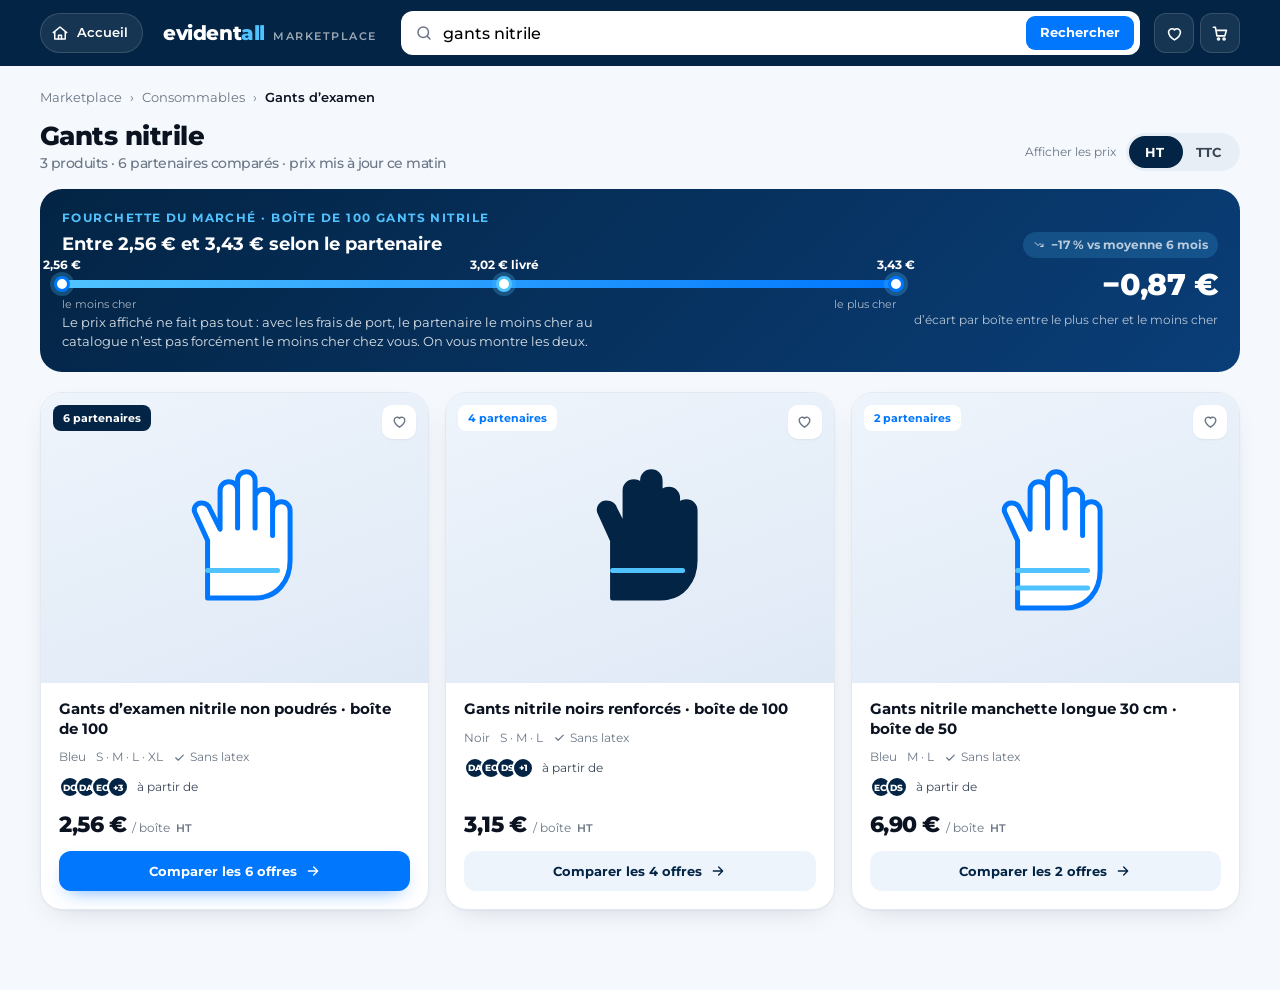
<file: prototypes/archive/marketplace-proto-v1.html>
<!doctype html>
<html lang="fr">
<head>
<meta charset="utf-8">
<meta name="viewport" content="width=device-width,initial-scale=1">
<title>Evidentall · Marketplace — prototype v1 (gants nitrile)</title>
<link rel="preconnect" href="https://fonts.googleapis.com">
<link href="https://fonts.googleapis.com/css2?family=Montserrat:wght@400;500;600;700;800&display=swap" rel="stylesheet">
<style>
:root{
  --p:#0077fd;--a:#50c3ff;--s:#032444;
  --ink:#0b1220;--ink2:#3a4656;--mute:#6b7786;
  --line:#e3e9f1;--bg:#f5f8fc;--card:#fff;
  --ok:#0077fd;
  --r:14px;--r2:22px;
  --sh:0 1px 2px rgba(3,36,68,.05),0 10px 30px -14px rgba(3,36,68,.18);
}
*{box-sizing:border-box;margin:0;padding:0}
html{scroll-behavior:smooth}
body{font-family:Montserrat,system-ui,sans-serif;background:var(--bg);color:var(--ink);line-height:1.5;-webkit-font-smoothing:antialiased}
button{font:inherit;cursor:pointer;border:0;background:none;color:inherit}
input{font:inherit}
a{color:inherit;text-decoration:none}
svg{display:block}
.sr{position:absolute;width:1px;height:1px;overflow:hidden;clip:rect(0 0 0 0)}

/* ---------- top bar ---------- */
.top{position:sticky;top:0;z-index:40;background:var(--s);color:#fff}
.top-in{max-width:1240px;margin:0 auto;padding:0 20px;height:66px;display:flex;align-items:center;gap:14px}
.home{display:inline-flex;align-items:center;gap:8px;height:40px;padding:0 14px 0 10px;border-radius:999px;background:rgba(255,255,255,.08);border:1px solid rgba(255,255,255,.14);font-weight:600;font-size:13px;white-space:nowrap;transition:background .2s,transform .2s}
.home:hover{background:rgba(255,255,255,.16);transform:translateX(-2px)}
.home svg{width:18px;height:18px}
.brand{display:flex;align-items:baseline;gap:8px;margin-left:6px;white-space:nowrap}
.brand b{font-weight:800;font-size:20px;letter-spacing:-.02em}
.brand b i{font-style:normal;color:var(--a)}
.brand span{font-size:11px;letter-spacing:.14em;text-transform:uppercase;color:rgba(255,255,255,.6);font-weight:600}
.search{flex:1;display:flex;align-items:center;height:44px;background:#fff;border-radius:12px;padding:0 6px 0 14px;color:var(--ink);min-width:0;margin-left:10px}
.search svg{width:18px;height:18px;color:var(--mute);flex:none}
.search input{flex:1;border:0;outline:0;height:100%;padding:0 10px;min-width:0;font-weight:500}
.search input::placeholder{color:#9aa6b4}
.search button{height:34px;padding:0 14px;border-radius:9px;background:var(--p);color:#fff;font-weight:700;font-size:13px}
.tools{display:flex;gap:6px}
.tool{position:relative;width:40px;height:40px;border-radius:12px;display:grid;place-items:center;background:rgba(255,255,255,.08);border:1px solid rgba(255,255,255,.14)}
.tool svg{width:19px;height:19px}
.tool .n{position:absolute;top:-6px;right:-6px;min-width:18px;height:18px;padding:0 5px;border-radius:9px;background:var(--a);color:var(--s);font-size:11px;font-weight:800;display:grid;place-items:center;transform:scale(0);transition:transform .25s cubic-bezier(.3,1.6,.5,1)}
.tool .n.on{transform:scale(1)}

/* ---------- layout ---------- */
.wrap{max-width:1240px;margin:0 auto;padding:22px 20px 80px}
.crumb{font-size:13px;color:var(--mute);display:flex;gap:8px;align-items:center;flex-wrap:wrap}
.crumb b{color:var(--ink);font-weight:600}
.view{display:none}.view.on{display:block}

/* ---------- results header ---------- */
.rh{display:flex;align-items:flex-end;justify-content:space-between;gap:16px;margin:14px 0 18px;flex-wrap:wrap}
.rh h1{font-size:26px;font-weight:800;letter-spacing:-.02em;line-height:1.15}
.rh h1 small{display:block;font-size:14px;color:var(--mute);font-weight:500;margin-top:4px}
.seg{display:inline-flex;background:#e8eef6;border-radius:999px;padding:3px;position:relative}
.seg button{position:relative;z-index:1;height:32px;padding:0 16px;border-radius:999px;font-weight:700;font-size:13px;color:var(--ink2);transition:color .2s}
.seg button[aria-pressed=true]{color:#fff}
.seg::before{content:"";position:absolute;top:3px;left:3px;width:calc(50% - 3px);height:32px;border-radius:999px;background:var(--s);transition:transform .25s cubic-bezier(.4,0,.2,1)}
.seg.ttc::before{transform:translateX(100%)}
.seg-wrap{display:flex;align-items:center;gap:10px;font-size:12px;color:var(--mute)}

/* radar */
.radar{background:linear-gradient(135deg,var(--s),#0a3e78);color:#fff;border-radius:var(--r2);padding:20px 22px;display:grid;grid-template-columns:1fr auto;gap:18px;align-items:center;margin-bottom:20px}
.radar .t{font-size:12px;letter-spacing:.12em;text-transform:uppercase;color:var(--a);font-weight:700}
.radar h2{font-size:18px;font-weight:700;margin:4px 0 12px}
.rng{position:relative;height:8px;border-radius:4px;background:rgba(255,255,255,.14);margin:22px 0 8px}
.rng i{position:absolute;top:0;bottom:0;border-radius:4px;background:linear-gradient(90deg,var(--a),var(--p))}
.rng b{position:absolute;top:-24px;transform:translateX(-50%);font-size:12px;font-weight:700;white-space:nowrap}
.rng em{position:absolute;top:-4px;width:16px;height:16px;border-radius:50%;background:#fff;border:3px solid var(--p);transform:translateX(-50%);box-shadow:0 0 0 4px rgba(80,195,255,.25)}
.rng-l{display:flex;justify-content:space-between;font-size:11px;color:rgba(255,255,255,.65)}
.radar .note{font-size:13px;color:rgba(255,255,255,.85);max-width:560px}
.radar .k{display:flex;flex-direction:column;align-items:flex-end;gap:4px;text-align:right}
.radar .k b{font-size:30px;font-weight:800;letter-spacing:-.02em}
.radar .k span{font-size:12px;color:rgba(255,255,255,.7)}
.pill{display:inline-flex;align-items:center;gap:6px;height:26px;padding:0 10px;border-radius:999px;font-size:11px;font-weight:700}
.pill.good{background:rgba(80,195,255,.18);color:#dff4ff}

/* cards */
.grid{display:grid;grid-template-columns:repeat(3,1fr);gap:16px}
.card{background:var(--card);border:1px solid var(--line);border-radius:var(--r2);overflow:hidden;box-shadow:var(--sh);display:flex;flex-direction:column;transition:transform .25s,box-shadow .25s}
.card:hover{transform:translateY(-3px);box-shadow:0 2px 4px rgba(3,36,68,.05),0 24px 40px -18px rgba(0,119,253,.35)}
.card .img{position:relative;aspect-ratio:4/3;background:linear-gradient(160deg,#eef4fb,#dfe9f6);display:grid;place-items:center}
.card .img svg{width:46%;height:auto}
.card .fav{position:absolute;top:12px;right:12px;width:34px;height:34px;border-radius:10px;background:#fff;display:grid;place-items:center;color:var(--mute);box-shadow:var(--sh)}
.card .fav svg{width:17px;height:17px}
.card .fav.on{color:var(--p)}
.card .fav.on svg{fill:var(--p)}
.tag{position:absolute;left:12px;top:12px;height:26px;padding:0 10px;border-radius:8px;background:var(--s);color:#fff;font-size:11px;font-weight:700;display:flex;align-items:center;gap:6px}
.tag.alt{background:#fff;color:var(--p)}
.card .bd{padding:16px 18px 18px;display:flex;flex-direction:column;gap:10px;flex:1}
.card h3{font-size:15px;font-weight:700;line-height:1.3}
.card .meta{font-size:12px;color:var(--mute);display:flex;gap:10px;flex-wrap:wrap}
.card .meta i{font-style:normal;display:inline-flex;align-items:center;gap:4px}
.card .meta svg{width:13px;height:13px}
.pr{display:flex;align-items:baseline;gap:6px;margin-top:auto}
.pr small{font-size:12px;color:var(--mute);font-weight:600}
.pr b{font-size:22px;font-weight:800;letter-spacing:-.02em}
.pr .u{font-size:12px;color:var(--mute)}
.pr .tax{font-size:11px;color:var(--mute);font-weight:600}
.pt{display:flex;align-items:center;gap:8px;font-size:12px;color:var(--ink2)}
.av{display:flex}
.av span{width:22px;height:22px;border-radius:50%;border:2px solid #fff;background:var(--s);color:#fff;font-size:9px;font-weight:800;display:grid;place-items:center;margin-left:-6px}
.av span:first-child{margin:0}
.btn{display:inline-flex;align-items:center;justify-content:center;gap:8px;height:44px;padding:0 18px;border-radius:12px;font-weight:700;font-size:14px;transition:transform .2s,box-shadow .2s,background .2s}
.btn svg{width:16px;height:16px}
.btn.p{background:var(--p);color:#fff;box-shadow:0 8px 20px -10px rgba(0,119,253,.7)}
.btn.p:hover{background:#0068e0;transform:translateY(-1px)}
.btn.g{background:#eef4fb;color:var(--s)}
.btn.g:hover{background:#e2ebf7}
.btn.o{border:1.5px solid var(--line);color:var(--s)}
.btn.o:hover{border-color:var(--p);color:var(--p)}
.btn.w{width:100%}
.card .act{display:flex;gap:8px}
.card .act .btn{flex:1;height:40px;font-size:13px}

/* ---------- sheet ---------- */
.back{display:inline-flex;align-items:center;gap:6px;color:var(--p);font-weight:700;font-size:13px;margin-bottom:14px}
.back svg{width:16px;height:16px}
.sheet{display:grid;grid-template-columns:1fr 360px;gap:22px;align-items:start}
.hero{background:#fff;border:1px solid var(--line);border-radius:var(--r2);padding:22px;display:grid;grid-template-columns:220px 1fr;gap:22px;box-shadow:var(--sh)}
.hero .img{aspect-ratio:1;border-radius:16px;background:linear-gradient(160deg,#eef4fb,#dfe9f6);display:grid;place-items:center}
.hero .img svg{width:60%}
.hero h1{font-size:24px;font-weight:800;letter-spacing:-.02em;line-height:1.2}
.hero .sub{color:var(--mute);font-size:13px;margin:6px 0 12px}
.chips{display:flex;flex-wrap:wrap;gap:6px;margin-bottom:14px}
.chip{height:28px;padding:0 10px;border-radius:8px;background:#eef4fb;color:var(--s);font-size:12px;font-weight:600;display:inline-flex;align-items:center;gap:6px}
.chip.sel{background:var(--s);color:#fff}
.hero .row{display:flex;gap:8px;flex-wrap:wrap}
.hero .row .btn{height:40px;font-size:13px}

.sec{margin-top:22px}
.sec-h{display:flex;align-items:center;justify-content:space-between;gap:12px;margin-bottom:12px;flex-wrap:wrap}
.sec-h h2{font-size:18px;font-weight:800;letter-spacing:-.01em}
.sec-h .hint{font-size:12px;color:var(--mute)}
.sort{display:inline-flex;gap:4px;background:#e8eef6;padding:3px;border-radius:10px}
.sort button{height:30px;padding:0 12px;border-radius:8px;font-size:12px;font-weight:700;color:var(--ink2)}
.sort button[aria-pressed=true]{background:#fff;color:var(--s);box-shadow:var(--sh)}

.offers{display:flex;flex-direction:column;gap:10px}
.of{background:#fff;border:1px solid var(--line);border-radius:16px;padding:14px 16px;display:grid;grid-template-columns:44px 1fr auto auto;gap:14px;align-items:center;transition:border-color .2s,box-shadow .2s;position:relative}
.of:hover{border-color:#c9dcf3;box-shadow:var(--sh)}
.of.best{border-color:var(--p);box-shadow:0 0 0 3px rgba(0,119,253,.12)}
.of.best::before{content:"Meilleur prix livré";position:absolute;top:-11px;left:14px;height:22px;padding:0 10px;border-radius:999px;background:var(--p);color:#fff;font-size:11px;font-weight:700;display:flex;align-items:center}
.of .lg{width:44px;height:44px;border-radius:12px;background:var(--s);color:#fff;display:grid;place-items:center;font-weight:800;font-size:13px}
.of .lg.a{background:#0a3e78}.of .lg.b{background:#0f5fb8}.of .lg.c{background:#1d4e89}
.of .who b{display:block;font-size:14px;font-weight:700}
.of .who span{font-size:12px;color:var(--mute);display:flex;gap:8px;flex-wrap:wrap;margin-top:2px}
.of .who span i{font-style:normal;display:inline-flex;align-items:center;gap:4px}
.of .who span svg{width:12px;height:12px}
.of .pz{text-align:right;min-width:150px}
.of .pz b{font-size:19px;font-weight:800;letter-spacing:-.02em;display:block}
.of .pz small{font-size:11px;color:var(--mute);display:block;font-weight:600}
.of .pz .d{display:inline-flex;align-items:center;height:20px;padding:0 7px;border-radius:6px;font-size:11px;font-weight:700;margin-top:4px;background:#eef4fb;color:var(--ink2)}
.of .pz .d.z{background:rgba(0,119,253,.1);color:var(--p)}
.of .btn{height:40px;padding:0 14px;font-size:13px}
.of .btn .sr{display:none}
.of.best .btn{background:var(--p);color:#fff}
.why{margin-top:10px;font-size:12px;color:var(--mute);display:flex;gap:6px;align-items:flex-start}
.why svg{width:14px;height:14px;flex:none;margin-top:2px;color:var(--p)}
.why button{color:var(--p);font-weight:700;text-decoration:underline;text-underline-offset:2px}

/* side */
.side{display:flex;flex-direction:column;gap:14px;position:sticky;top:84px}
.box{background:#fff;border:1px solid var(--line);border-radius:var(--r2);padding:18px;box-shadow:var(--sh)}
.box .t{font-size:11px;letter-spacing:.12em;text-transform:uppercase;color:var(--mute);font-weight:700;margin-bottom:8px}
.best-box{background:linear-gradient(135deg,var(--s),#0a3e78);color:#fff;border:0}
.best-box .t{color:var(--a)}
.best-box .big{display:flex;align-items:baseline;gap:6px}
.best-box .big b{font-size:34px;font-weight:800;letter-spacing:-.03em}
.best-box .big span{font-size:12px;color:rgba(255,255,255,.7)}
.best-box p{font-size:13px;color:rgba(255,255,255,.85);margin:4px 0 12px}
.best-box .btn{background:#fff;color:var(--s);width:100%}
.best-box .btn:hover{background:#eaf4ff}
.best-box .sv{margin-top:10px;font-size:12px;color:var(--a);font-weight:700;display:block;line-height:1.5}
.best-box .sv svg{width:14px;height:14px;display:inline-block;vertical-align:-2px;margin-right:4px}
.chart{margin:4px 0 6px}
.chart svg{width:100%;height:auto}
.verdict{display:flex;align-items:center;gap:10px;background:#eef4fb;border-radius:12px;padding:10px 12px;font-size:12px;color:var(--ink2)}
.verdict b{display:block;color:var(--s);font-size:13px}
.verdict .bl{width:34px;height:34px;border-radius:10px;background:var(--p);color:#fff;display:grid;place-items:center;flex:none}
.verdict .bl svg{width:18px;height:18px}
.alert{display:flex;gap:8px;margin-top:8px}
.alert .f{flex:1;display:flex;align-items:center;border:1.5px solid var(--line);border-radius:10px;height:42px;padding:0 10px;gap:6px;min-width:0}
.alert .f:focus-within{border-color:var(--p)}
.alert .f span{font-size:12px;color:var(--mute);font-weight:600;white-space:nowrap}
.alert input{border:0;outline:0;width:100%;min-width:0;font-weight:700}
.alert .btn{height:42px;padding:0 14px;font-size:13px}
.ok{font-size:12px;color:var(--p);font-weight:600;margin-top:8px;display:none}
.ok.on{display:block}
.re{display:flex;align-items:center;gap:12px}
.re .ic{width:40px;height:40px;border-radius:12px;background:#eef4fb;color:var(--p);display:grid;place-items:center;flex:none}
.re .ic svg{width:20px;height:20px}
.re b{font-size:13px;display:block}.re span{font-size:12px;color:var(--mute)}
.re .btn{margin-left:auto;height:36px;padding:0 12px;font-size:12px}

/* toast */
.toast{position:fixed;left:50%;bottom:24px;transform:translate(-50%,20px);background:var(--s);color:#fff;padding:12px 16px 12px 14px;border-radius:14px;font-size:13px;font-weight:600;display:flex;align-items:center;gap:10px;box-shadow:0 20px 40px -14px rgba(3,36,68,.5);opacity:0;pointer-events:none;transition:opacity .25s,transform .25s;z-index:50;max-width:calc(100vw - 32px)}
.toast.on{opacity:1;transform:translate(-50%,0)}
.toast .d{width:26px;height:26px;border-radius:8px;background:var(--p);display:grid;place-items:center;flex:none}
.toast svg{width:15px;height:15px}

/* reveal */
.rv{opacity:0;transform:translateY(10px);animation:rv .5s cubic-bezier(.2,.7,.2,1) forwards}
.rv:nth-child(2){animation-delay:.06s}.rv:nth-child(3){animation-delay:.12s}
@keyframes rv{to{opacity:1;transform:none}}
@media (prefers-reduced-motion:reduce){*{animation:none!important;transition:none!important}.rv{opacity:1;transform:none}}

/* ---------- responsive ---------- */
@media (max-width:1000px){
  .grid{grid-template-columns:repeat(2,1fr)}
  .sheet{grid-template-columns:1fr}
  .side{position:static}
}
@media (max-width:700px){
  .top-in{height:auto;padding:10px 14px;flex-wrap:wrap;gap:8px}
  .brand span{display:none}
  .brand{margin-left:auto}
  .tools{order:3}
  .search{order:4;flex:1 0 100%;margin:0;height:42px}
  .home{padding:0 12px 0 10px}
  .home .lbl{display:none}
  .wrap{padding:16px 14px 60px}
  .rh h1{font-size:21px}
  .radar{grid-template-columns:1fr;padding:18px}
  .radar .k{align-items:flex-start;text-align:left;flex-direction:row;align-items:baseline;gap:10px}
  .grid{grid-template-columns:1fr}
  .hero{grid-template-columns:1fr;padding:16px}
  .hero .img{max-width:200px;margin:0 auto}
  .of{grid-template-columns:40px 1fr;row-gap:10px;padding:14px}
  .of .pz{grid-column:1/3;text-align:left;display:flex;align-items:baseline;gap:10px;min-width:0;flex-wrap:wrap}
  .of .pz b{white-space:nowrap;font-size:20px}
  .of .pz .d{flex-basis:100%;width:max-content}
  .of .pz b{display:inline}.of .pz small{display:inline}
  .of .btn{grid-column:1/3;width:100%}
  .of .lg{width:40px;height:40px;font-size:12px}
  .of.best::before{left:12px}
}
</style>
</head>
<body>

<svg width="0" height="0" style="position:absolute" aria-hidden="true">
  <symbol id="i-home" viewBox="0 0 24 24" fill="none" stroke="currentColor" stroke-width="2" stroke-linecap="round" stroke-linejoin="round"><path d="M3 11.5 12 4l9 7.5"/><path d="M5 10.5V20h14v-9.5"/><path d="M10 20v-5h4v5"/></symbol>
  <symbol id="i-search" viewBox="0 0 24 24" fill="none" stroke="currentColor" stroke-width="2" stroke-linecap="round"><circle cx="11" cy="11" r="7"/><path d="m20 20-3.8-3.8"/></symbol>
  <symbol id="i-heart" viewBox="0 0 24 24" fill="none" stroke="currentColor" stroke-width="2" stroke-linejoin="round"><path d="M12 20s-7.5-4.6-7.5-10A4.3 4.3 0 0 1 12 7.4 4.3 4.3 0 0 1 19.5 10c0 5.4-7.5 10-7.5 10Z"/></symbol>
  <symbol id="i-cart" viewBox="0 0 24 24" fill="none" stroke="currentColor" stroke-width="2" stroke-linecap="round" stroke-linejoin="round"><path d="M3 4h2.5l2 11h10l2-7H7"/><circle cx="9.5" cy="19" r="1.3"/><circle cx="16.5" cy="19" r="1.3"/></symbol>
  <symbol id="i-truck" viewBox="0 0 24 24" fill="none" stroke="currentColor" stroke-width="2" stroke-linecap="round" stroke-linejoin="round"><path d="M3 7h11v9H3z"/><path d="M14 10h4l3 3v3h-7"/><circle cx="7" cy="18" r="1.6"/><circle cx="17.5" cy="18" r="1.6"/></symbol>
  <symbol id="i-box" viewBox="0 0 24 24" fill="none" stroke="currentColor" stroke-width="2" stroke-linejoin="round"><path d="m12 3 8 4.5v9L12 21l-8-4.5v-9L12 3Z"/><path d="M4 7.5 12 12l8-4.5M12 12v9"/></symbol>
  <symbol id="i-check" viewBox="0 0 24 24" fill="none" stroke="currentColor" stroke-width="2.2" stroke-linecap="round" stroke-linejoin="round"><path d="m5 12.5 4.5 4.5L19 7.5"/></symbol>
  <symbol id="i-arrow" viewBox="0 0 24 24" fill="none" stroke="currentColor" stroke-width="2" stroke-linecap="round" stroke-linejoin="round"><path d="M5 12h14M13 6l6 6-6 6"/></symbol>
  <symbol id="i-back" viewBox="0 0 24 24" fill="none" stroke="currentColor" stroke-width="2" stroke-linecap="round" stroke-linejoin="round"><path d="M19 12H5M11 6l-6 6 6 6"/></symbol>
  <symbol id="i-bell" viewBox="0 0 24 24" fill="none" stroke="currentColor" stroke-width="2" stroke-linecap="round" stroke-linejoin="round"><path d="M6 16V11a6 6 0 0 1 12 0v5l1.5 2h-15L6 16Z"/><path d="M10 20.5a2 2 0 0 0 4 0"/></symbol>
  <symbol id="i-info" viewBox="0 0 24 24" fill="none" stroke="currentColor" stroke-width="2" stroke-linecap="round"><circle cx="12" cy="12" r="9"/><path d="M12 11v5M12 8h.01"/></symbol>
  <symbol id="i-down" viewBox="0 0 24 24" fill="none" stroke="currentColor" stroke-width="2" stroke-linecap="round" stroke-linejoin="round"><path d="M4 7l6 6 4-4 6 6"/><path d="M15 15h5v-5"/></symbol>
  <symbol id="i-redo" viewBox="0 0 24 24" fill="none" stroke="currentColor" stroke-width="2" stroke-linecap="round" stroke-linejoin="round"><path d="M20 12a8 8 0 1 1-2.5-5.8"/><path d="M20 4v5h-5"/></symbol>
  <symbol id="i-star" viewBox="0 0 24 24" fill="currentColor"><path d="m12 3 2.7 5.6 6.1.8-4.4 4.3 1.1 6.1L12 17l-5.5 2.8 1.1-6.1L3.2 9.4l6.1-.8L12 3Z"/></symbol>
  <symbol id="i-glove" viewBox="0 0 120 120" fill="none"><path d="M38 108V62L28 40c-2-4 1-8 5-8s6 2 7 5l8 16V22c0-4 3-7 7-7s7 3 7 7v30-38c0-4 3-7 7-7s7 3 7 7v38V28c0-4 3-7 7-7s7 3 7 7v30-20c0-4 3-7 7-7s7 3 7 7v40c0 16-10 30-28 30H38Z" fill="#fff" stroke="#0077fd" stroke-width="4" stroke-linejoin="round"/><path d="M38 86h56" stroke="#50c3ff" stroke-width="4" stroke-linecap="round"/></symbol>
  <symbol id="i-glove-dark" viewBox="0 0 120 120" fill="none"><path d="M38 108V62L28 40c-2-4 1-8 5-8s6 2 7 5l8 16V22c0-4 3-7 7-7s7 3 7 7v30-38c0-4 3-7 7-7s7 3 7 7v38V28c0-4 3-7 7-7s7 3 7 7v30-20c0-4 3-7 7-7s7 3 7 7v40c0 16-10 30-28 30H38Z" fill="#032444" stroke="#032444" stroke-width="4" stroke-linejoin="round"/><path d="M38 86h56" stroke="#50c3ff" stroke-width="4" stroke-linecap="round"/></symbol>
  <symbol id="i-glove-long" viewBox="0 0 120 120" fill="none"><path d="M38 116V62L28 40c-2-4 1-8 5-8s6 2 7 5l8 16V22c0-4 3-7 7-7s7 3 7 7v30-38c0-4 3-7 7-7s7 3 7 7v38V28c0-4 3-7 7-7s7 3 7 7v30-20c0-4 3-7 7-7s7 3 7 7v48c0 16-10 30-28 30H38Z" fill="#fff" stroke="#0077fd" stroke-width="4" stroke-linejoin="round"/><path d="M38 86h56M38 100h56" stroke="#50c3ff" stroke-width="4" stroke-linecap="round"/></symbol>
</svg>

<header class="top">
  <div class="top-in">
    <a class="home" href="#" title="Retour à l’accueil Evidentall"><svg><use href="#i-home"/></svg><span class="lbl">Accueil</span></a>
    <div class="brand"><b>evident<i>all</i></b><span>Marketplace</span></div>
    <form class="search" role="search" onsubmit="return false">
      <svg><use href="#i-search"/></svg>
      <input id="q" type="search" value="gants nitrile" aria-label="Rechercher un produit" autocomplete="off">
      <button type="submit">Rechercher</button>
    </form>
    <div class="tools">
      <button class="tool" aria-label="Favoris"><svg><use href="#i-heart"/></svg><span class="n" id="nfav">0</span></button>
      <button class="tool" aria-label="Panier"><svg><use href="#i-cart"/></svg><span class="n" id="ncart">0</span></button>
    </div>
  </div>
</header>

<main class="wrap">

<!-- ========== RESULTS ========== -->
<section class="view on" id="view-results">
  <nav class="crumb" aria-label="Fil d’Ariane">Marketplace <span>›</span> Consommables <span>›</span> <b>Gants d’examen</b></nav>

  <div class="rh">
    <h1>Gants nitrile <small>3 produits · 6 partenaires comparés · prix mis à jour ce matin</small></h1>
    <div class="seg-wrap">
      <span>Afficher les prix</span>
      <div class="seg" id="seg" role="group" aria-label="Affichage HT ou TTC">
        <button type="button" data-tax="ht" aria-pressed="true">HT</button>
        <button type="button" data-tax="ttc" aria-pressed="false">TTC</button>
      </div>
    </div>
  </div>

  <div class="radar">
    <div>
      <div class="t">Fourchette du marché · boîte de 100 gants nitrile</div>
      <h2>Entre <span class="money" data-v="2.56">2,56 €</span> et <span class="money" data-v="3.43">3,43 €</span> selon le partenaire</h2>
      <div class="rng">
        <i style="left:0;right:0"></i>
        <b style="left:0%">2,56 €</b><em style="left:0%"></em>
        <b style="left:53%">3,02 € livré</b><em style="left:53%;border-color:var(--a)"></em>
        <b style="left:100%">3,43 €</b><em style="left:100%"></em>
      </div>
      <div class="rng-l"><span>le moins cher</span><span>le plus cher</span></div>
      <p class="note">Le prix affiché ne fait pas tout : avec les frais de port, le partenaire le moins cher au catalogue n’est pas forcément le moins cher chez vous. On vous montre les deux.</p>
    </div>
    <div class="k">
      <span class="pill good"><svg width="12" height="12"><use href="#i-down"/></svg> −17 % vs moyenne 6 mois</span>
      <b>−0,87 €</b>
      <span>d’écart par boîte entre le plus cher et le moins cher</span>
    </div>
  </div>

  <div class="grid">

    <article class="card rv">
      <div class="img">
        <span class="tag">6 partenaires</span>
        <button class="fav" aria-label="Ajouter aux favoris" data-fav><svg><use href="#i-heart"/></svg></button>
        <svg><use href="#i-glove"/></svg>
      </div>
      <div class="bd">
        <h3>Gants d’examen nitrile non poudrés · boîte de 100</h3>
        <div class="meta"><i>Bleu</i><i>S · M · L · XL</i><i><svg><use href="#i-check"/></svg>Sans latex</i></div>
        <div class="pt"><span class="av"><span>DG</span><span>DA</span><span>EC</span><span>+3</span></span> à partir de</div>
        <div class="pr"><b class="money" data-v="2.56">2,56 €</b><span class="u">/ boîte</span><span class="tax">HT</span></div>
        <div class="act">
          <button class="btn p" data-open-sheet>Comparer les 6 offres <svg><use href="#i-arrow"/></svg></button>
        </div>
      </div>
    </article>

    <article class="card rv">
      <div class="img">
        <span class="tag alt">4 partenaires</span>
        <button class="fav" aria-label="Ajouter aux favoris" data-fav><svg><use href="#i-heart"/></svg></button>
        <svg><use href="#i-glove-dark"/></svg>
      </div>
      <div class="bd">
        <h3>Gants nitrile noirs renforcés · boîte de 100</h3>
        <div class="meta"><i>Noir</i><i>S · M · L</i><i><svg><use href="#i-check"/></svg>Sans latex</i></div>
        <div class="pt"><span class="av"><span>DA</span><span>EC</span><span>DS</span><span>+1</span></span> à partir de</div>
        <div class="pr"><b class="money" data-v="3.15">3,15 €</b><span class="u">/ boîte</span><span class="tax">HT</span></div>
        <div class="act">
          <button class="btn g" data-toast="Bientôt : fiche des gants noirs">Comparer les 4 offres <svg><use href="#i-arrow"/></svg></button>
        </div>
      </div>
    </article>

    <article class="card rv">
      <div class="img">
        <span class="tag alt">2 partenaires</span>
        <button class="fav" aria-label="Ajouter aux favoris" data-fav><svg><use href="#i-heart"/></svg></button>
        <svg><use href="#i-glove-long"/></svg>
      </div>
      <div class="bd">
        <h3>Gants nitrile manchette longue 30 cm · boîte de 50</h3>
        <div class="meta"><i>Bleu</i><i>M · L</i><i><svg><use href="#i-check"/></svg>Sans latex</i></div>
        <div class="pt"><span class="av"><span>EC</span><span>DS</span></span> à partir de</div>
        <div class="pr"><b class="money" data-v="6.90">6,90 €</b><span class="u">/ boîte</span><span class="tax">HT</span></div>
        <div class="act">
          <button class="btn g" data-toast="Bientôt : fiche des gants manchette longue">Comparer les 2 offres <svg><use href="#i-arrow"/></svg></button>
        </div>
      </div>
    </article>

  </div>
</section>

<!-- ========== OFFER SHEET ========== -->
<section class="view" id="view-sheet">
  <button class="back" data-back><svg><use href="#i-back"/></svg> Retour aux gants nitrile</button>

  <div class="sheet">
    <div>
      <div class="hero">
        <div class="img"><svg><use href="#i-glove"/></svg></div>
        <div>
          <h1>Gants d’examen nitrile non poudrés · boîte de 100</h1>
          <p class="sub">Référence suivie par Evidentall depuis 6 mois · 6 partenaires proposent ce produit</p>
          <div class="chips">
            <span class="chip">Taille :</span>
            <button class="chip" data-size>S</button><button class="chip sel" data-size>M</button><button class="chip" data-size>L</button><button class="chip" data-size>XL</button>
          </div>
          <div class="chips"><span class="chip">Nitrile</span><span class="chip">Sans poudre</span><span class="chip">Sans latex</span><span class="chip">CE · EN 455</span><span class="chip">Bleu</span></div>
          <div class="row">
            <button class="btn o" data-toast="Produit suivi : vous serez prévenu(e) si le prix bouge."><svg><use href="#i-bell"/></svg> Suivre ce produit</button>
            <button class="btn o" data-fav><svg><use href="#i-heart"/></svg> Favori</button>
          </div>
        </div>
      </div>

      <div class="sec">
        <div class="sec-h">
          <h2>6 offres pour ce produit</h2>
          <div class="sort" role="group" aria-label="Trier">
            <button type="button" aria-pressed="true" data-sort="livre">Prix livré</button>
            <button type="button" aria-pressed="false" data-sort="cat">Prix catalogue</button>
          </div>
        </div>

        <div class="offers" id="offers">

          <div class="of best" data-cat="3.02" data-liv="3.02">
            <div class="lg c">EC</div>
            <div class="who"><b>Elite Ceram</b><span><i><svg><use href="#i-truck"/></svg>Port offert</i><i>Livré sous 48 h</i><i>S · M · L</i></span></div>
            <div class="pz"><b class="money" data-v="3.02">3,02 €</b><small>livré · <span class="money" data-v="3.02">3,02 €</span> catalogue</small><span class="d z">Le moins cher chez vous</span></div>
            <button class="btn" data-cart="Elite Ceram">Ajouter <svg><use href="#i-cart"/></svg></button>
          </div>

          <div class="of" data-cat="2.75" data-liv="3.25">
            <div class="lg b">DA</div>
            <div class="who"><b>Docteur AI</b><span><i><svg><use href="#i-truck"/></svg>Port 4,90 € · offert dès 60 €</i><i>Livré sous 72 h</i><i>S · M · L · XL</i></span></div>
            <div class="pz"><b class="money" data-v="3.25">3,25 €</b><small>livré · <span class="money" data-v="2.75">2,75 €</span> catalogue</small><span class="d">+ 0,23 € / boîte</span></div>
            <button class="btn g" data-cart="Docteur AI">Ajouter <svg><use href="#i-cart"/></svg></button>
          </div>

          <div class="of" data-cat="2.98" data-liv="3.38">
            <div class="lg a">DP</div>
            <div class="who"><b>Dentalpro</b><span><i><svg><use href="#i-truck"/></svg>Port 3,90 €</i><i>Livré sous 48 h</i><i>M · L</i></span></div>
            <div class="pz"><b class="money" data-v="3.38">3,38 €</b><small>livré · <span class="money" data-v="2.98">2,98 €</span> catalogue</small><span class="d">+ 0,36 € / boîte</span></div>
            <button class="btn g" data-cart="Dentalpro">Ajouter <svg><use href="#i-cart"/></svg></button>
          </div>

          <div class="of" data-cat="3.43" data-liv="3.43">
            <div class="lg">DS</div>
            <div class="who"><b>Docteur Strong</b><span><i><svg><use href="#i-truck"/></svg>Port offert</i><i>Livré sous 24 h</i><i>S · M · L · XL</i></span></div>
            <div class="pz"><b class="money" data-v="3.43">3,43 €</b><small>livré · <span class="money" data-v="3.43">3,43 €</span> catalogue</small><span class="d">+ 0,41 € / boîte</span></div>
            <button class="btn g" data-cart="Docteur Strong">Ajouter <svg><use href="#i-cart"/></svg></button>
          </div>

          <div class="of" data-cat="3.10" data-liv="3.60">
            <div class="lg b">MD</div>
            <div class="who"><b>Médi-Dent</b><span><i><svg><use href="#i-truck"/></svg>Port 4,90 €</i><i>Livré sous 72 h</i><i>M · L</i></span></div>
            <div class="pz"><b class="money" data-v="3.60">3,60 €</b><small>livré · <span class="money" data-v="3.10">3,10 €</span> catalogue</small><span class="d">+ 0,58 € / boîte</span></div>
            <button class="btn g" data-cart="Médi-Dent">Ajouter <svg><use href="#i-cart"/></svg></button>
          </div>

          <div class="of" data-cat="2.56" data-liv="9.46">
            <div class="lg a">DG</div>
            <div class="who"><b>Dental Good Deal</b><span><i><svg><use href="#i-truck"/></svg>Port 6,90 € · offert dès 150 €</i><i>Livré sous 5 j</i><i>M · L</i></span></div>
            <div class="pz"><b class="money" data-v="9.46">9,46 €</b><small>livré (1 boîte) · <span class="money" data-v="2.56">2,56 €</span> catalogue</small><span class="d">Intéressant dès 150 € de commande</span></div>
            <button class="btn g" data-cart="Dental Good Deal">Ajouter <svg><use href="#i-cart"/></svg></button>
          </div>

        </div>

        <p class="why"><svg><use href="#i-info"/></svg><span>Le prix livré est calculé pour une boîte, taille M, livrée en France métropolitaine. Les partenaires ne paient pas pour apparaître en premier : <button type="button" data-toast="Le classement suit uniquement le prix livré, puis le délai.">comment est fait ce classement ?</button></span></p>
      </div>
    </div>

    <aside class="side">
      <div class="box best-box">
        <div class="t">Meilleur prix livré · 1 boîte, taille M</div>
        <div class="big"><b class="money" data-v="3.02">3,02 €</b><span>HT · chez Elite Ceram</span></div>
        <p>Port offert, livré sous 48 h. Le catalogue le moins cher (Dental Good Deal) revient à <span class="money" data-v="9.46">9,46 €</span> pour une boîte seule.</p>
        <button class="btn" data-cart="Elite Ceram">Ajouter au panier <svg><use href="#i-cart"/></svg></button>
        <div class="sv"><svg><use href="#i-check"/></svg> Vous économisez <span class="money" data-v="0.41">0,41 €</span> par boîte vs l’offre la plus chère</div>
      </div>

      <div class="box">
        <div class="t">Prix sur 6 mois · meilleur prix livré</div>
        <div class="chart">
          <svg viewBox="0 0 320 120" aria-label="Évolution du prix sur six mois">
            <defs><linearGradient id="gf" x1="0" x2="0" y1="0" y2="1"><stop offset="0" stop-color="#0077fd" stop-opacity=".22"/><stop offset="1" stop-color="#0077fd" stop-opacity="0"/></linearGradient></defs>
            <g stroke="#e3e9f1" stroke-dasharray="3 4"><line x1="0" y1="20" x2="320" y2="20"/><line x1="0" y1="55" x2="320" y2="55"/><line x1="0" y1="90" x2="320" y2="90"/></g>
            <path d="M10 48 L62 42 L114 60 L166 36 L218 72 L270 80 L310 86 L310 120 L10 120 Z" fill="url(#gf)"/>
            <path d="M10 48 L62 42 L114 60 L166 36 L218 72 L270 80 L310 86" fill="none" stroke="#0077fd" stroke-width="2.5" stroke-linejoin="round" stroke-linecap="round"/>
            <line x1="10" y1="62" x2="310" y2="62" stroke="#50c3ff" stroke-width="1.5" stroke-dasharray="4 4"/>
            <circle cx="310" cy="86" r="5" fill="#fff" stroke="#0077fd" stroke-width="3"/>
            <g font-family="Montserrat,sans-serif" font-size="10" fill="#6b7786"><text x="10" y="112">mai</text><text x="114" y="112">juil.</text><text x="218" y="112">sept.</text><text x="285" y="112">oct.</text></g>
            <text x="14" y="58" font-family="Montserrat,sans-serif" font-size="9" fill="#50c3ff" font-weight="700">moyenne 3,64 €</text>
          </svg>
        </div>
        <div class="verdict">
          <div class="bl"><svg><use href="#i-down"/></svg></div>
          <div><b>Prix bas : −17 % sous la moyenne</b>C’est un bon moment pour commander. Le plus bas observé : <span class="money" data-v="2.98">2,98 €</span> en juin.</div>
        </div>
      </div>

      <div class="box">
        <div class="t">Alerte prix</div>
        <p style="font-size:13px;color:var(--ink2)">Prévenez-moi quand le prix livré passe sous :</p>
        <form class="alert" onsubmit="return false" id="alertForm">
          <label class="f"><span class="sr">Seuil</span><input type="text" inputmode="decimal" value="2,90" aria-label="Seuil d’alerte en euros"><span>€ HT</span></label>
          <button class="btn p" type="submit"><svg><use href="#i-bell"/></svg> Activer</button>
        </form>
        <p class="ok" id="alertOk">Alerte activée. On vous écrit dès que ça baisse.</p>
      </div>

      <div class="box">
        <div class="re">
          <div class="ic"><svg><use href="#i-redo"/></svg></div>
          <div><b>Vous recommandez ce produit toutes les 5 semaines</b><span>Dernière commande : 24 sept. · 10 boîtes chez Docteur AI</span></div>
        </div>
        <button class="btn g w" style="margin-top:12px" data-cart="Elite Ceram" data-qty="10">Recommander 10 boîtes au meilleur prix <svg><use href="#i-arrow"/></svg></button>
      </div>
    </aside>
  </div>
</section>

</main>

<div class="toast" id="toast" role="status" aria-live="polite"><span class="d"><svg><use href="#i-check"/></svg></span><span id="toastTxt"></span></div>

<script>
(function(){
  const $=s=>document.querySelector(s),$$=s=>[...document.querySelectorAll(s)];
  const fmt=v=>v.toFixed(2).replace('.',',')+' €';

  /* HT / TTC */
  let tax='ht';
  try{tax=localStorage.getItem('evi-tax')||'ht'}catch(e){}
  const seg=$('#seg');
  function applyTax(){
    seg.classList.toggle('ttc',tax==='ttc');
    $$('#seg button').forEach(b=>b.setAttribute('aria-pressed',String(b.dataset.tax===tax)));
    $$('.money').forEach(el=>{const v=parseFloat(el.dataset.v);el.textContent=fmt(tax==='ttc'?v*1.2:v)});
    $$('.tax').forEach(el=>el.textContent=tax.toUpperCase());
    $$('.best-box .big span').forEach(el=>el.textContent=tax.toUpperCase()+' · chez Elite Ceram');
    $$('.alert .f span').forEach(el=>el.textContent='€ '+tax.toUpperCase());
    try{localStorage.setItem('evi-tax',tax)}catch(e){}
  }
  seg.addEventListener('click',e=>{const b=e.target.closest('button');if(!b)return;tax=b.dataset.tax;applyTax()});
  applyTax();

  /* views */
  const show=id=>{$$('.view').forEach(v=>v.classList.toggle('on',v.id===id));window.scrollTo({top:0,behavior:'smooth'})};
  $$('[data-open-sheet]').forEach(b=>b.addEventListener('click',()=>show('view-sheet')));
  $$('[data-back]').forEach(b=>b.addEventListener('click',()=>show('view-results')));

  /* toast */
  let tt;
  function toast(msg){$('#toastTxt').textContent=msg;$('#toast').classList.add('on');clearTimeout(tt);tt=setTimeout(()=>$('#toast').classList.remove('on'),2400)}
  $$('[data-toast]').forEach(b=>b.addEventListener('click',()=>toast(b.dataset.toast)));

  /* cart + favs */
  let cart=0,fav=0;
  function bump(id,n){const el=$(id);el.textContent=n;el.classList.toggle('on',n>0)}
  $$('[data-cart]').forEach(b=>b.addEventListener('click',()=>{const q=parseInt(b.dataset.qty||'1',10);cart+=q;bump('#ncart',cart);toast(q>1?q+' boîtes ajoutées au panier · '+b.dataset.cart:'Ajouté au panier · '+b.dataset.cart)}));
  $$('[data-fav]').forEach(b=>b.addEventListener('click',()=>{const on=b.classList.toggle('on');fav+=on?1:-1;bump('#nfav',fav);toast(on?'Ajouté à vos favoris':'Retiré des favoris')}));

  /* sizes */
  $$('[data-size]').forEach(b=>b.addEventListener('click',()=>{$$('[data-size]').forEach(x=>x.classList.remove('sel'));b.classList.add('sel')}));

  /* sort offers */
  $$('[data-sort]').forEach(b=>b.addEventListener('click',()=>{
    $$('[data-sort]').forEach(x=>x.setAttribute('aria-pressed','false'));b.setAttribute('aria-pressed','true');
    const k=b.dataset.sort==='cat'?'cat':'liv';const box=$('#offers');
    [...box.children].sort((a,c)=>parseFloat(a.dataset[k])-parseFloat(c.dataset[k])).forEach(el=>box.appendChild(el));
  }));

  /* alert */
  $('#alertForm').addEventListener('submit',()=>{$('#alertOk').classList.add('on');toast('Alerte prix activée')});

  /* search */
  $('.search').addEventListener('submit',()=>{toast('Prototype : seule la recherche « gants nitrile » est câblée pour l’instant');show('view-results')});
})();
</script>
</body>
</html>
</file>
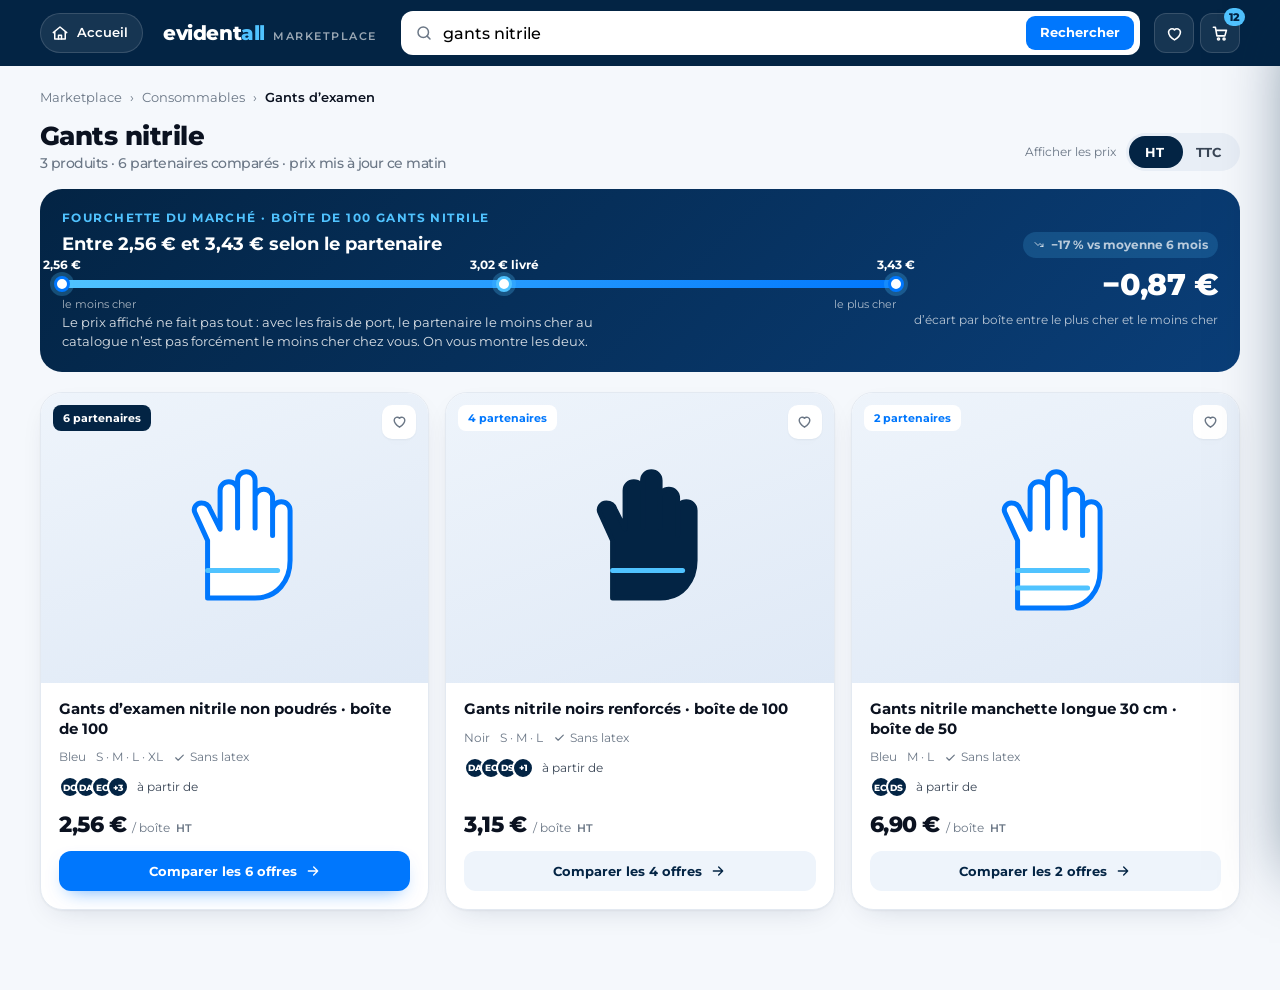
<file: prototypes/archive/marketplace-proto-v2.html>
<!doctype html>
<html lang="fr">
<head>
<meta charset="utf-8">
<meta name="viewport" content="width=device-width,initial-scale=1">
<title>Evidentall · Marketplace — prototype v2 (tunnel d’achat)</title>
<link rel="preconnect" href="https://fonts.googleapis.com">
<link href="https://fonts.googleapis.com/css2?family=Montserrat:wght@400;500;600;700;800&display=swap" rel="stylesheet">
<style>
:root{
  --p:#0077fd;--a:#50c3ff;--s:#032444;
  --ink:#0b1220;--ink2:#3a4656;--mute:#6b7786;
  --line:#e3e9f1;--bg:#f5f8fc;--card:#fff;
  --ok:#0077fd;
  --r:14px;--r2:22px;
  --sh:0 1px 2px rgba(3,36,68,.05),0 10px 30px -14px rgba(3,36,68,.18);
}
*{box-sizing:border-box;margin:0;padding:0}
[hidden]{display:none!important}
html{scroll-behavior:smooth}
body{font-family:Montserrat,system-ui,sans-serif;background:var(--bg);color:var(--ink);line-height:1.5;-webkit-font-smoothing:antialiased}
button{font:inherit;cursor:pointer;border:0;background:none;color:inherit}
input{font:inherit}
a{color:inherit;text-decoration:none}
svg{display:block}
.sr{position:absolute;width:1px;height:1px;overflow:hidden;clip:rect(0 0 0 0)}

/* ---------- top bar ---------- */
.top{position:sticky;top:0;z-index:40;background:var(--s);color:#fff}
.top-in{max-width:1240px;margin:0 auto;padding:0 20px;height:66px;display:flex;align-items:center;gap:14px}
.home{display:inline-flex;align-items:center;gap:8px;height:40px;padding:0 14px 0 10px;border-radius:999px;background:rgba(255,255,255,.08);border:1px solid rgba(255,255,255,.14);font-weight:600;font-size:13px;white-space:nowrap;transition:background .2s,transform .2s}
.home:hover{background:rgba(255,255,255,.16);transform:translateX(-2px)}
.home svg{width:18px;height:18px}
.brand{display:flex;align-items:baseline;gap:8px;margin-left:6px;white-space:nowrap}
.brand b{font-weight:800;font-size:20px;letter-spacing:-.02em}
.brand b i{font-style:normal;color:var(--a)}
.brand span{font-size:11px;letter-spacing:.14em;text-transform:uppercase;color:rgba(255,255,255,.6);font-weight:600}
.search{flex:1;display:flex;align-items:center;height:44px;background:#fff;border-radius:12px;padding:0 6px 0 14px;color:var(--ink);min-width:0;margin-left:10px}
.search svg{width:18px;height:18px;color:var(--mute);flex:none}
.search input{flex:1;border:0;outline:0;height:100%;padding:0 10px;min-width:0;font-weight:500}
.search input::placeholder{color:#9aa6b4}
.search button{height:34px;padding:0 14px;border-radius:9px;background:var(--p);color:#fff;font-weight:700;font-size:13px}
.tools{display:flex;gap:6px}
.tool{position:relative;width:40px;height:40px;border-radius:12px;display:grid;place-items:center;background:rgba(255,255,255,.08);border:1px solid rgba(255,255,255,.14)}
.tool svg{width:19px;height:19px}
.tool .n{position:absolute;top:-6px;right:-6px;min-width:18px;height:18px;padding:0 5px;border-radius:9px;background:var(--a);color:var(--s);font-size:11px;font-weight:800;display:grid;place-items:center;transform:scale(0);transition:transform .25s cubic-bezier(.3,1.6,.5,1)}
.tool .n.on{transform:scale(1)}

/* ---------- layout ---------- */
.wrap{max-width:1240px;margin:0 auto;padding:22px 20px 80px}
.crumb{font-size:13px;color:var(--mute);display:flex;gap:8px;align-items:center;flex-wrap:wrap}
.crumb b{color:var(--ink);font-weight:600}
.view{display:none}.view.on{display:block}

/* ---------- results header ---------- */
.rh{display:flex;align-items:flex-end;justify-content:space-between;gap:16px;margin:14px 0 18px;flex-wrap:wrap}
.rh h1{font-size:26px;font-weight:800;letter-spacing:-.02em;line-height:1.15}
.rh h1 small{display:block;font-size:14px;color:var(--mute);font-weight:500;margin-top:4px}
.seg{display:inline-flex;background:#e8eef6;border-radius:999px;padding:3px;position:relative}
.seg button{position:relative;z-index:1;height:32px;padding:0 16px;border-radius:999px;font-weight:700;font-size:13px;color:var(--ink2);transition:color .2s}
.seg button[aria-pressed=true]{color:#fff}
.seg::before{content:"";position:absolute;top:3px;left:3px;width:calc(50% - 3px);height:32px;border-radius:999px;background:var(--s);transition:transform .25s cubic-bezier(.4,0,.2,1)}
.seg.ttc::before{transform:translateX(100%)}
.seg-wrap{display:flex;align-items:center;gap:10px;font-size:12px;color:var(--mute)}

/* radar */
.radar{background:linear-gradient(135deg,var(--s),#0a3e78);color:#fff;border-radius:var(--r2);padding:20px 22px;display:grid;grid-template-columns:1fr auto;gap:18px;align-items:center;margin-bottom:20px}
.radar .t{font-size:12px;letter-spacing:.12em;text-transform:uppercase;color:var(--a);font-weight:700}
.radar h2{font-size:18px;font-weight:700;margin:4px 0 12px}
.rng{position:relative;height:8px;border-radius:4px;background:rgba(255,255,255,.14);margin:22px 0 8px}
.rng i{position:absolute;top:0;bottom:0;border-radius:4px;background:linear-gradient(90deg,var(--a),var(--p))}
.rng b{position:absolute;top:-24px;transform:translateX(-50%);font-size:12px;font-weight:700;white-space:nowrap}
.rng em{position:absolute;top:-4px;width:16px;height:16px;border-radius:50%;background:#fff;border:3px solid var(--p);transform:translateX(-50%);box-shadow:0 0 0 4px rgba(80,195,255,.25)}
.rng-l{display:flex;justify-content:space-between;font-size:11px;color:rgba(255,255,255,.65)}
.radar .note{font-size:13px;color:rgba(255,255,255,.85);max-width:560px}
.radar .k{display:flex;flex-direction:column;align-items:flex-end;gap:4px;text-align:right}
.radar .k b{font-size:30px;font-weight:800;letter-spacing:-.02em}
.radar .k span{font-size:12px;color:rgba(255,255,255,.7)}
.pill{display:inline-flex;align-items:center;gap:6px;height:26px;padding:0 10px;border-radius:999px;font-size:11px;font-weight:700}
.pill.good{background:rgba(80,195,255,.18);color:#dff4ff}

/* cards */
.grid{display:grid;grid-template-columns:repeat(3,1fr);gap:16px}
.card{background:var(--card);border:1px solid var(--line);border-radius:var(--r2);overflow:hidden;box-shadow:var(--sh);display:flex;flex-direction:column;transition:transform .25s,box-shadow .25s}
.card:hover{transform:translateY(-3px);box-shadow:0 2px 4px rgba(3,36,68,.05),0 24px 40px -18px rgba(0,119,253,.35)}
.card .img{position:relative;aspect-ratio:4/3;background:linear-gradient(160deg,#eef4fb,#dfe9f6);display:grid;place-items:center}
.card .img svg{width:46%;height:auto}
.card .fav{position:absolute;top:12px;right:12px;width:34px;height:34px;border-radius:10px;background:#fff;display:grid;place-items:center;color:var(--mute);box-shadow:var(--sh)}
.card .fav svg{width:17px;height:17px}
.card .fav.on{color:var(--p)}
.card .fav.on svg{fill:var(--p)}
.tag{position:absolute;left:12px;top:12px;height:26px;padding:0 10px;border-radius:8px;background:var(--s);color:#fff;font-size:11px;font-weight:700;display:flex;align-items:center;gap:6px}
.tag.alt{background:#fff;color:var(--p)}
.card .bd{padding:16px 18px 18px;display:flex;flex-direction:column;gap:10px;flex:1}
.card h3{font-size:15px;font-weight:700;line-height:1.3}
.card .meta{font-size:12px;color:var(--mute);display:flex;gap:10px;flex-wrap:wrap}
.card .meta i{font-style:normal;display:inline-flex;align-items:center;gap:4px}
.card .meta svg{width:13px;height:13px}
.pr{display:flex;align-items:baseline;gap:6px;margin-top:auto}
.pr small{font-size:12px;color:var(--mute);font-weight:600}
.pr b{font-size:22px;font-weight:800;letter-spacing:-.02em}
.pr .u{font-size:12px;color:var(--mute)}
.pr .tax{font-size:11px;color:var(--mute);font-weight:600}
.pt{display:flex;align-items:center;gap:8px;font-size:12px;color:var(--ink2)}
.av{display:flex}
.av span{width:22px;height:22px;border-radius:50%;border:2px solid #fff;background:var(--s);color:#fff;font-size:9px;font-weight:800;display:grid;place-items:center;margin-left:-6px}
.av span:first-child{margin:0}
.btn{display:inline-flex;align-items:center;justify-content:center;gap:8px;height:44px;padding:0 18px;border-radius:12px;font-weight:700;font-size:14px;transition:transform .2s,box-shadow .2s,background .2s}
.btn svg{width:16px;height:16px}
.btn.p{background:var(--p);color:#fff;box-shadow:0 8px 20px -10px rgba(0,119,253,.7)}
.btn.p:hover{background:#0068e0;transform:translateY(-1px)}
.btn.g{background:#eef4fb;color:var(--s)}
.btn.g:hover{background:#e2ebf7}
.btn.o{border:1.5px solid var(--line);color:var(--s)}
.btn.o:hover{border-color:var(--p);color:var(--p)}
.btn.w{width:100%}
.card .act{display:flex;gap:8px}
.card .act .btn{flex:1;height:40px;font-size:13px}

/* ---------- sheet ---------- */
.back{display:inline-flex;align-items:center;gap:6px;color:var(--p);font-weight:700;font-size:13px;margin-bottom:14px}
.back svg{width:16px;height:16px}
.sheet{display:grid;grid-template-columns:1fr 360px;gap:22px;align-items:start}
.hero{background:#fff;border:1px solid var(--line);border-radius:var(--r2);padding:22px;display:grid;grid-template-columns:220px 1fr;gap:22px;box-shadow:var(--sh)}
.hero .img{aspect-ratio:1;border-radius:16px;background:linear-gradient(160deg,#eef4fb,#dfe9f6);display:grid;place-items:center}
.hero .img svg{width:60%}
.hero h1{font-size:24px;font-weight:800;letter-spacing:-.02em;line-height:1.2}
.hero .sub{color:var(--mute);font-size:13px;margin:6px 0 12px}
.chips{display:flex;flex-wrap:wrap;gap:6px;margin-bottom:14px}
.chip{height:28px;padding:0 10px;border-radius:8px;background:#eef4fb;color:var(--s);font-size:12px;font-weight:600;display:inline-flex;align-items:center;gap:6px}
.chip.sel{background:var(--s);color:#fff}
.hero .row{display:flex;gap:8px;flex-wrap:wrap}
.hero .row .btn{height:40px;font-size:13px}

.sec{margin-top:22px}
.sec-h{display:flex;align-items:center;justify-content:space-between;gap:12px;margin-bottom:12px;flex-wrap:wrap}
.sec-h h2{font-size:18px;font-weight:800;letter-spacing:-.01em}
.sec-h .hint{font-size:12px;color:var(--mute)}
.sort{display:inline-flex;gap:4px;background:#e8eef6;padding:3px;border-radius:10px}
.sort button{height:30px;padding:0 12px;border-radius:8px;font-size:12px;font-weight:700;color:var(--ink2)}
.sort button[aria-pressed=true]{background:#fff;color:var(--s);box-shadow:var(--sh)}

.offers{display:flex;flex-direction:column;gap:10px}
.of{background:#fff;border:1px solid var(--line);border-radius:16px;padding:14px 16px;display:grid;grid-template-columns:44px 1fr auto auto;gap:14px;align-items:center;transition:border-color .2s,box-shadow .2s;position:relative}
.of:hover{border-color:#c9dcf3;box-shadow:var(--sh)}
.of.best{border-color:var(--p);box-shadow:0 0 0 3px rgba(0,119,253,.12)}
.of.best::before{content:"Meilleur prix livré";position:absolute;top:-11px;left:14px;height:22px;padding:0 10px;border-radius:999px;background:var(--p);color:#fff;font-size:11px;font-weight:700;display:flex;align-items:center}
.of .lg{width:44px;height:44px;border-radius:12px;background:var(--s);color:#fff;display:grid;place-items:center;font-weight:800;font-size:13px}
.of .lg.a{background:#0a3e78}.of .lg.b{background:#0f5fb8}.of .lg.c{background:#1d4e89}
.of .who b{display:block;font-size:14px;font-weight:700}
.of .who span{font-size:12px;color:var(--mute);display:flex;gap:8px;flex-wrap:wrap;margin-top:2px}
.of .who span i{font-style:normal;display:inline-flex;align-items:center;gap:4px}
.of .who span svg{width:12px;height:12px}
.of .pz{text-align:right;min-width:150px}
.of .pz b{font-size:19px;font-weight:800;letter-spacing:-.02em;display:block}
.of .pz small{font-size:11px;color:var(--mute);display:block;font-weight:600}
.of .pz .d{display:inline-flex;align-items:center;height:20px;padding:0 7px;border-radius:6px;font-size:11px;font-weight:700;margin-top:4px;background:#eef4fb;color:var(--ink2)}
.of .pz .d.z{background:rgba(0,119,253,.1);color:var(--p)}
.of .btn{height:40px;padding:0 14px;font-size:13px}
.of .btn .sr{display:none}
.of.best .btn{background:var(--p);color:#fff}
.why{margin-top:10px;font-size:12px;color:var(--mute);display:flex;gap:6px;align-items:flex-start}
.why svg{width:14px;height:14px;flex:none;margin-top:2px;color:var(--p)}
.why button{color:var(--p);font-weight:700;text-decoration:underline;text-underline-offset:2px}

/* side */
.side{display:flex;flex-direction:column;gap:14px;position:sticky;top:84px}
.box{background:#fff;border:1px solid var(--line);border-radius:var(--r2);padding:18px;box-shadow:var(--sh)}
.box .t{font-size:11px;letter-spacing:.12em;text-transform:uppercase;color:var(--mute);font-weight:700;margin-bottom:8px}
.best-box{background:linear-gradient(135deg,var(--s),#0a3e78);color:#fff;border:0}
.best-box .t{color:var(--a)}
.best-box .big{display:flex;align-items:baseline;gap:6px}
.best-box .big b{font-size:34px;font-weight:800;letter-spacing:-.03em}
.best-box .big span{font-size:12px;color:rgba(255,255,255,.7)}
.best-box p{font-size:13px;color:rgba(255,255,255,.85);margin:4px 0 12px}
.best-box .btn{background:#fff;color:var(--s);width:100%}
.best-box .btn:hover{background:#eaf4ff}
.best-box .sv{margin-top:10px;font-size:12px;color:var(--a);font-weight:700;display:block;line-height:1.5}
.best-box .sv svg{width:14px;height:14px;display:inline-block;vertical-align:-2px;margin-right:4px}
.chart{margin:4px 0 6px}
.chart svg{width:100%;height:auto}
.verdict{display:flex;align-items:center;gap:10px;background:#eef4fb;border-radius:12px;padding:10px 12px;font-size:12px;color:var(--ink2)}
.verdict b{display:block;color:var(--s);font-size:13px}
.verdict .bl{width:34px;height:34px;border-radius:10px;background:var(--p);color:#fff;display:grid;place-items:center;flex:none}
.verdict .bl svg{width:18px;height:18px}
.alert{display:flex;gap:8px;margin-top:8px}
.alert .f{flex:1;display:flex;align-items:center;border:1.5px solid var(--line);border-radius:10px;height:42px;padding:0 10px;gap:6px;min-width:0}
.alert .f:focus-within{border-color:var(--p)}
.alert .f span{font-size:12px;color:var(--mute);font-weight:600;white-space:nowrap}
.alert input{border:0;outline:0;width:100%;min-width:0;font-weight:700}
.alert .btn{height:42px;padding:0 14px;font-size:13px}
.ok{font-size:12px;color:var(--p);font-weight:600;margin-top:8px;display:none}
.ok.on{display:block}
.re{display:flex;align-items:center;gap:12px}
.re .ic{width:40px;height:40px;border-radius:12px;background:#eef4fb;color:var(--p);display:grid;place-items:center;flex:none}
.re .ic svg{width:20px;height:20px}
.re b{font-size:13px;display:block}.re span{font-size:12px;color:var(--mute)}
.re .btn{margin-left:auto;height:36px;padding:0 12px;font-size:12px}

/* toast */
.toast{position:fixed;left:50%;bottom:24px;transform:translate(-50%,20px);background:var(--s);color:#fff;padding:12px 16px 12px 14px;border-radius:14px;font-size:13px;font-weight:600;display:flex;align-items:center;gap:10px;box-shadow:0 20px 40px -14px rgba(3,36,68,.5);opacity:0;pointer-events:none;transition:opacity .25s,transform .25s;z-index:50;max-width:calc(100vw - 32px)}
.toast.on{opacity:1;transform:translate(-50%,0)}
.toast .d{width:26px;height:26px;border-radius:8px;background:var(--p);display:grid;place-items:center;flex:none}
.toast svg{width:15px;height:15px}

/* reveal */
.rv{opacity:0;transform:translateY(10px);animation:rv .5s cubic-bezier(.2,.7,.2,1) forwards}
.rv:nth-child(2){animation-delay:.06s}.rv:nth-child(3){animation-delay:.12s}
@keyframes rv{to{opacity:1;transform:none}}
@media (prefers-reduced-motion:reduce){*{animation:none!important;transition:none!important}.rv{opacity:1;transform:none}}

/* ---------- responsive ---------- */
@media (max-width:1000px){
  .grid{grid-template-columns:repeat(2,1fr)}
  .sheet{grid-template-columns:1fr}
  .side{position:static}
}
@media (max-width:700px){
  .top-in{height:auto;padding:10px 14px;flex-wrap:wrap;gap:8px}
  .brand span{display:none}
  .brand{margin-left:auto}
  .tools{order:3}
  .search{order:4;flex:1 0 100%;margin:0;height:42px}
  .home{padding:0 12px 0 10px}
  .home .lbl{display:none}
  .wrap{padding:16px 14px 60px}
  .rh h1{font-size:21px}
  .radar{grid-template-columns:1fr;padding:18px}
  .radar .k{align-items:flex-start;text-align:left;flex-direction:row;align-items:baseline;gap:10px}
  .grid{grid-template-columns:1fr}
  .hero{grid-template-columns:1fr;padding:16px}
  .hero .img{max-width:200px;margin:0 auto}
  .of{grid-template-columns:40px 1fr;row-gap:10px;padding:14px}
  .of .pz{grid-column:1/3;text-align:left;display:flex;align-items:baseline;gap:10px;min-width:0;flex-wrap:wrap}
  .of .pz b{white-space:nowrap;font-size:20px}
  .of .pz .d{flex-basis:100%;width:max-content}
  .of .pz b{display:inline}.of .pz small{display:inline}
  .of .btn{grid-column:1/3;width:100%}
  .of .lg{width:40px;height:40px;font-size:12px}
  .of.best::before{left:12px}
}

/* ---------- v2 : mini-panier, tunnel ---------- */
.mc-bg{position:fixed;inset:0;background:rgba(3,36,68,.35);opacity:0;pointer-events:none;transition:opacity .25s;z-index:60}
.mc-bg.on{opacity:1;pointer-events:auto}
.mc{position:fixed;top:0;right:0;bottom:0;width:min(420px,100vw);background:#fff;z-index:61;transform:translateX(100%);transition:transform .3s cubic-bezier(.2,.7,.2,1);display:flex;flex-direction:column;box-shadow:-20px 0 60px -30px rgba(3,36,68,.5)}
.mc.on{transform:none}
.mc-h{display:flex;align-items:center;justify-content:space-between;padding:18px 20px;border-bottom:1px solid var(--line)}
.mc-h b{font-size:16px;font-weight:800}
.mc-h button{width:36px;height:36px;border-radius:10px;display:grid;place-items:center;color:var(--mute)}
.mc-h button:hover{background:#eef4fb;color:var(--s)}
.mc-h svg{width:18px;height:18px}
.mc-b{flex:1;overflow:auto;padding:14px 20px;display:flex;flex-direction:column;gap:10px}
.mc-f{padding:16px 20px;border-top:1px solid var(--line);display:grid;gap:10px}
.mc-f .row{display:flex;justify-content:space-between;font-size:14px}
.mc-f .row b{font-size:16px}
.mc-f .btn{height:46px}
.mc-added{background:#eef4fb;border-radius:12px;padding:10px 12px;font-size:13px;color:var(--s);display:flex;gap:8px;align-items:center}
.mc-added svg{width:16px;height:16px;color:var(--p)}
.line{display:grid;grid-template-columns:44px 1fr auto;gap:12px;align-items:center;padding:10px 0;border-bottom:1px solid var(--line)}
.line:last-child{border-bottom:0}
.line .th{width:44px;height:44px;border-radius:10px;background:linear-gradient(160deg,#eef4fb,#dfe9f6);display:grid;place-items:center}
.line .th svg{width:28px;height:28px}
.line .nm{font-size:13px;font-weight:600;line-height:1.3}
.line .sp{font-size:12px;color:var(--mute);margin-top:2px}
.line .pr{font-size:14px;font-weight:800;text-align:right;white-space:nowrap}
.qty{display:inline-flex;align-items:center;border:1.5px solid var(--line);border-radius:10px;height:34px}
.qty button{width:32px;height:100%;font-size:18px;color:var(--s);font-weight:600}
.qty button:hover{background:#eef4fb}
.qty span{min-width:28px;text-align:center;font-weight:700;font-size:13px}
.line .ctl{display:flex;align-items:center;gap:8px;margin-top:6px}
.line .rm{font-size:12px;color:var(--mute);text-decoration:underline;text-underline-offset:2px}
.line .rm:hover{color:#c62828}

/* steps */
.steps{display:flex;gap:6px;align-items:center;margin:4px 0 18px;flex-wrap:wrap}
.stp{display:inline-flex;align-items:center;gap:8px;font-size:13px;font-weight:600;color:var(--mute)}
.stp i{width:26px;height:26px;border-radius:50%;border:2px solid var(--line);display:grid;place-items:center;font-style:normal;font-size:12px;font-weight:800}
.stp.on{color:var(--s)}.stp.on i{background:var(--s);border-color:var(--s);color:#fff}
.stp.done{color:var(--p)}.stp.done i{background:var(--p);border-color:var(--p);color:#fff}
.stp.done i svg{width:14px;height:14px}
.sep{width:36px;height:2px;background:var(--line);margin:0 2px}
.sep.done{background:var(--p)}
.ck{display:grid;grid-template-columns:minmax(0,1fr) 360px;gap:22px;align-items:start}
.ck h1{font-size:24px;font-weight:800;letter-spacing:-.02em;margin-bottom:6px}
.ck .sub{color:var(--mute);font-size:13px;margin-bottom:16px}
.colis{background:#fff;border:1px solid var(--line);border-radius:var(--r2);overflow:hidden;margin-bottom:14px;box-shadow:var(--sh)}
.colis-h{display:grid;grid-template-columns:40px 1fr auto;gap:12px;align-items:center;padding:14px 18px;border-bottom:1px solid var(--line);background:#fafcfe}
.colis-h .lg{width:40px;height:40px;border-radius:11px;background:var(--s);color:#fff;display:grid;place-items:center;font-weight:800;font-size:12px}
.colis-h b{display:block;font-size:14px}
.colis-h span{font-size:12px;color:var(--mute);display:flex;gap:10px;flex-wrap:wrap}
.colis-h span i{font-style:normal;display:inline-flex;align-items:center;gap:4px}
.colis-h span svg{width:12px;height:12px}
.colis-h .tot{text-align:right;font-size:12px;color:var(--mute)}
.colis-h .tot b{font-size:15px}
.colis-b{padding:4px 18px}
.colis-f{padding:10px 18px 14px;display:flex;justify-content:space-between;align-items:center;gap:10px;flex-wrap:wrap;font-size:12px;color:var(--mute);border-top:1px solid var(--line)}
.nudge{display:inline-flex;align-items:center;gap:8px;background:#eef4fb;color:var(--s);border-radius:10px;padding:8px 10px;font-size:12px;font-weight:600}
.nudge svg{width:14px;height:14px;color:var(--p)}
.nudge.ok{background:rgba(0,119,253,.08);color:var(--p)}
.rec{position:sticky;top:84px}
.rec .box{padding:20px}
.rec .t{margin-bottom:12px}
.rec .row{display:flex;justify-content:space-between;font-size:14px;padding:6px 0;color:var(--ink2)}
.rec .row.tot{border-top:1px solid var(--line);margin-top:6px;padding-top:12px;color:var(--ink);font-weight:800;font-size:17px}
.rec .row.tot small{font-size:12px;color:var(--mute);font-weight:600;display:block}
.rec .btn{width:100%;height:50px;margin-top:12px;font-size:15px}
.rec .fine{font-size:12px;color:var(--mute);margin-top:10px;line-height:1.5}
.rec .fine b{color:var(--s)}
.trust{display:flex;gap:14px;flex-wrap:wrap;margin-top:12px;font-size:11.5px;color:var(--mute)}
.trust i{font-style:normal;display:inline-flex;align-items:center;gap:5px}
.trust svg{width:13px;height:13px;color:var(--p)}
.empty{background:#fff;border:1px dashed var(--line);border-radius:var(--r2);padding:40px;text-align:center;color:var(--mute)}
.empty .btn{margin-top:14px}

/* forms */
.fld{display:grid;gap:6px}
.fld label{font-size:12px;font-weight:700;color:var(--ink2);text-transform:uppercase;letter-spacing:.06em}
.fld input,.fld textarea{font:inherit;border:1.5px solid var(--line);border-radius:10px;height:44px;padding:0 12px;outline:0;background:#fff;font-weight:500}
.fld textarea{height:auto;padding:10px 12px;resize:vertical}
.fld input:focus,.fld textarea:focus{border-color:var(--p)}
.frm{display:grid;grid-template-columns:1fr 1fr;gap:12px}
.frm .full{grid-column:1/-1}
.card-opt{display:grid;grid-template-columns:22px 1fr auto;gap:12px;align-items:center;border:1.5px solid var(--line);border-radius:14px;padding:14px 16px;cursor:pointer;background:#fff;transition:border-color .2s,box-shadow .2s}
.card-opt:hover{border-color:#c9dcf3}
.card-opt.sel{border-color:var(--p);box-shadow:0 0 0 3px rgba(0,119,253,.12)}
.card-opt input{accent-color:var(--p);width:18px;height:18px;margin:0}
.card-opt b{display:block;font-size:14px}
.card-opt span{font-size:12px;color:var(--mute)}
.card-opt .pr{font-weight:800;font-size:14px;white-space:nowrap}
.opts{display:grid;gap:8px}
.addr{background:#fff;border:1px solid var(--line);border-radius:var(--r2);padding:18px;display:grid;gap:12px;box-shadow:var(--sh);margin-bottom:14px}
.addr h3{font-size:15px;font-weight:800;display:flex;justify-content:space-between;align-items:center}
.addr h3 button{font-size:12px;color:var(--p);font-weight:700}
.addr .who{display:grid;grid-template-columns:40px 1fr;gap:12px;align-items:start}
.addr .who .ic{width:40px;height:40px;border-radius:11px;background:#eef4fb;color:var(--p);display:grid;place-items:center}
.addr .who svg{width:20px;height:20px}
.addr .who b{font-size:14px;display:block}
.addr .who span{font-size:13px;color:var(--ink2);line-height:1.5}
.recap-l{display:grid;grid-template-columns:1fr auto;gap:4px 12px;font-size:13px;color:var(--ink2);padding:6px 0;border-bottom:1px solid var(--line)}
.recap-l:last-child{border-bottom:0}
.recap-l b{color:var(--ink)}
.recap-l .d{grid-column:1/-1;font-size:12px;color:var(--mute)}
.cgv{display:flex;gap:10px;align-items:flex-start;font-size:13px;color:var(--ink2);margin-top:12px}
.cgv input{margin-top:3px;accent-color:var(--p);width:18px;height:18px}
.err{font-size:12px;color:#c62828;font-weight:600;display:none;margin-top:6px}
.err.on{display:block}

/* done */
.dn{max-width:720px;margin:20px auto;text-align:center;display:grid;gap:18px}
.dn .big{width:72px;height:72px;border-radius:50%;background:var(--p);color:#fff;display:grid;place-items:center;margin:0 auto;box-shadow:0 16px 36px -14px rgba(0,119,253,.8)}
.dn .big svg{width:34px;height:34px}
.dn h1{font-size:26px;font-weight:800;letter-spacing:-.02em}
.dn p{color:var(--ink2);font-size:14px;max-width:52ch;margin:0 auto}
.dn .orders{display:grid;gap:10px;text-align:left;margin-top:6px}
.ord{background:#fff;border:1px solid var(--line);border-radius:16px;padding:14px 18px;display:grid;grid-template-columns:40px 1fr auto;gap:12px;align-items:center;box-shadow:var(--sh)}
.ord .lg{width:40px;height:40px;border-radius:11px;background:var(--s);color:#fff;display:grid;place-items:center;font-weight:800;font-size:12px}
.ord b{font-size:14px;display:block}.ord span{font-size:12px;color:var(--mute)}
.ord .st{font-size:12px;font-weight:700;color:var(--p);background:rgba(0,119,253,.08);padding:4px 10px;border-radius:999px;white-space:nowrap}
.dn .acts{display:flex;gap:10px;justify-content:center;flex-wrap:wrap}
.acct{background:linear-gradient(135deg,var(--s),#0a3e78);color:#fff;border-radius:18px;padding:20px;text-align:left;display:grid;grid-template-columns:1fr auto;gap:16px;align-items:center}
.acct b{display:block;font-size:15px}.acct span{font-size:13px;color:rgba(255,255,255,.8)}
.acct .btn{background:#fff;color:var(--s);height:42px;white-space:nowrap}

@media (max-width:1000px){.ck{grid-template-columns:1fr}.rec{position:static}}
@media (max-width:700px){
  .colis-h{grid-template-columns:40px 1fr}.colis-h .tot{grid-column:1/-1;text-align:left;display:flex;gap:8px;align-items:baseline}
  .frm{grid-template-columns:1fr}.steps{gap:4px}.sep{width:18px}.stp span{display:none}.stp.on span{display:inline}
  .acct{grid-template-columns:1fr}.line{grid-template-columns:44px 1fr}.line .pr{grid-column:2;text-align:left}
}
</style>
</head>
<body>

<svg width="0" height="0" style="position:absolute" aria-hidden="true">
  <symbol id="i-home" viewBox="0 0 24 24" fill="none" stroke="currentColor" stroke-width="2" stroke-linecap="round" stroke-linejoin="round"><path d="M3 11.5 12 4l9 7.5"/><path d="M5 10.5V20h14v-9.5"/><path d="M10 20v-5h4v5"/></symbol>
  <symbol id="i-search" viewBox="0 0 24 24" fill="none" stroke="currentColor" stroke-width="2" stroke-linecap="round"><circle cx="11" cy="11" r="7"/><path d="m20 20-3.8-3.8"/></symbol>
  <symbol id="i-heart" viewBox="0 0 24 24" fill="none" stroke="currentColor" stroke-width="2" stroke-linejoin="round"><path d="M12 20s-7.5-4.6-7.5-10A4.3 4.3 0 0 1 12 7.4 4.3 4.3 0 0 1 19.5 10c0 5.4-7.5 10-7.5 10Z"/></symbol>
  <symbol id="i-cart" viewBox="0 0 24 24" fill="none" stroke="currentColor" stroke-width="2" stroke-linecap="round" stroke-linejoin="round"><path d="M3 4h2.5l2 11h10l2-7H7"/><circle cx="9.5" cy="19" r="1.3"/><circle cx="16.5" cy="19" r="1.3"/></symbol>
  <symbol id="i-truck" viewBox="0 0 24 24" fill="none" stroke="currentColor" stroke-width="2" stroke-linecap="round" stroke-linejoin="round"><path d="M3 7h11v9H3z"/><path d="M14 10h4l3 3v3h-7"/><circle cx="7" cy="18" r="1.6"/><circle cx="17.5" cy="18" r="1.6"/></symbol>
  <symbol id="i-box" viewBox="0 0 24 24" fill="none" stroke="currentColor" stroke-width="2" stroke-linejoin="round"><path d="m12 3 8 4.5v9L12 21l-8-4.5v-9L12 3Z"/><path d="M4 7.5 12 12l8-4.5M12 12v9"/></symbol>
  <symbol id="i-check" viewBox="0 0 24 24" fill="none" stroke="currentColor" stroke-width="2.2" stroke-linecap="round" stroke-linejoin="round"><path d="m5 12.5 4.5 4.5L19 7.5"/></symbol>
  <symbol id="i-arrow" viewBox="0 0 24 24" fill="none" stroke="currentColor" stroke-width="2" stroke-linecap="round" stroke-linejoin="round"><path d="M5 12h14M13 6l6 6-6 6"/></symbol>
  <symbol id="i-x" viewBox="0 0 24 24" fill="none" stroke="currentColor" stroke-width="2" stroke-linecap="round"><path d="M6 6l12 12M18 6 6 18"/></symbol>
  <symbol id="i-back" viewBox="0 0 24 24" fill="none" stroke="currentColor" stroke-width="2" stroke-linecap="round" stroke-linejoin="round"><path d="M19 12H5M11 6l-6 6 6 6"/></symbol>
  <symbol id="i-bell" viewBox="0 0 24 24" fill="none" stroke="currentColor" stroke-width="2" stroke-linecap="round" stroke-linejoin="round"><path d="M6 16V11a6 6 0 0 1 12 0v5l1.5 2h-15L6 16Z"/><path d="M10 20.5a2 2 0 0 0 4 0"/></symbol>
  <symbol id="i-info" viewBox="0 0 24 24" fill="none" stroke="currentColor" stroke-width="2" stroke-linecap="round"><circle cx="12" cy="12" r="9"/><path d="M12 11v5M12 8h.01"/></symbol>
  <symbol id="i-down" viewBox="0 0 24 24" fill="none" stroke="currentColor" stroke-width="2" stroke-linecap="round" stroke-linejoin="round"><path d="M4 7l6 6 4-4 6 6"/><path d="M15 15h5v-5"/></symbol>
  <symbol id="i-redo" viewBox="0 0 24 24" fill="none" stroke="currentColor" stroke-width="2" stroke-linecap="round" stroke-linejoin="round"><path d="M20 12a8 8 0 1 1-2.5-5.8"/><path d="M20 4v5h-5"/></symbol>
  <symbol id="i-star" viewBox="0 0 24 24" fill="currentColor"><path d="m12 3 2.7 5.6 6.1.8-4.4 4.3 1.1 6.1L12 17l-5.5 2.8 1.1-6.1L3.2 9.4l6.1-.8L12 3Z"/></symbol>
  <symbol id="i-glove" viewBox="0 0 120 120" fill="none"><path d="M38 108V62L28 40c-2-4 1-8 5-8s6 2 7 5l8 16V22c0-4 3-7 7-7s7 3 7 7v30-38c0-4 3-7 7-7s7 3 7 7v38V28c0-4 3-7 7-7s7 3 7 7v30-20c0-4 3-7 7-7s7 3 7 7v40c0 16-10 30-28 30H38Z" fill="#fff" stroke="#0077fd" stroke-width="4" stroke-linejoin="round"/><path d="M38 86h56" stroke="#50c3ff" stroke-width="4" stroke-linecap="round"/></symbol>
  <symbol id="i-glove-dark" viewBox="0 0 120 120" fill="none"><path d="M38 108V62L28 40c-2-4 1-8 5-8s6 2 7 5l8 16V22c0-4 3-7 7-7s7 3 7 7v30-38c0-4 3-7 7-7s7 3 7 7v38V28c0-4 3-7 7-7s7 3 7 7v30-20c0-4 3-7 7-7s7 3 7 7v40c0 16-10 30-28 30H38Z" fill="#032444" stroke="#032444" stroke-width="4" stroke-linejoin="round"/><path d="M38 86h56" stroke="#50c3ff" stroke-width="4" stroke-linecap="round"/></symbol>
  <symbol id="i-glove-long" viewBox="0 0 120 120" fill="none"><path d="M38 116V62L28 40c-2-4 1-8 5-8s6 2 7 5l8 16V22c0-4 3-7 7-7s7 3 7 7v30-38c0-4 3-7 7-7s7 3 7 7v38V28c0-4 3-7 7-7s7 3 7 7v30-20c0-4 3-7 7-7s7 3 7 7v48c0 16-10 30-28 30H38Z" fill="#fff" stroke="#0077fd" stroke-width="4" stroke-linejoin="round"/><path d="M38 86h56M38 100h56" stroke="#50c3ff" stroke-width="4" stroke-linecap="round"/></symbol>
</svg>

<header class="top">
  <div class="top-in">
    <a class="home" href="#" title="Retour à l’accueil Evidentall"><svg><use href="#i-home"/></svg><span class="lbl">Accueil</span></a>
    <div class="brand"><b>evident<i>all</i></b><span>Marketplace</span></div>
    <form class="search" role="search" onsubmit="return false">
      <svg><use href="#i-search"/></svg>
      <input id="q" type="search" value="gants nitrile" aria-label="Rechercher un produit" autocomplete="off">
      <button type="submit">Rechercher</button>
    </form>
    <div class="tools">
      <button class="tool" aria-label="Favoris"><svg><use href="#i-heart"/></svg><span class="n" id="nfav">0</span></button>
      <button class="tool" aria-label="Panier" data-open-cart><svg><use href="#i-cart"/></svg><span class="n" id="ncart">0</span></button>
    </div>
  </div>
</header>

<main class="wrap">

<!-- ========== RESULTS ========== -->
<section class="view on" id="view-results">
  <nav class="crumb" aria-label="Fil d’Ariane">Marketplace <span>›</span> Consommables <span>›</span> <b>Gants d’examen</b></nav>

  <div class="rh">
    <h1>Gants nitrile <small>3 produits · 6 partenaires comparés · prix mis à jour ce matin</small></h1>
    <div class="seg-wrap">
      <span>Afficher les prix</span>
      <div class="seg" id="seg" role="group" aria-label="Affichage HT ou TTC">
        <button type="button" data-tax="ht" aria-pressed="true">HT</button>
        <button type="button" data-tax="ttc" aria-pressed="false">TTC</button>
      </div>
    </div>
  </div>

  <div class="radar">
    <div>
      <div class="t">Fourchette du marché · boîte de 100 gants nitrile</div>
      <h2>Entre <span class="money" data-v="2.56">2,56 €</span> et <span class="money" data-v="3.43">3,43 €</span> selon le partenaire</h2>
      <div class="rng">
        <i style="left:0;right:0"></i>
        <b style="left:0%">2,56 €</b><em style="left:0%"></em>
        <b style="left:53%">3,02 € livré</b><em style="left:53%;border-color:var(--a)"></em>
        <b style="left:100%">3,43 €</b><em style="left:100%"></em>
      </div>
      <div class="rng-l"><span>le moins cher</span><span>le plus cher</span></div>
      <p class="note">Le prix affiché ne fait pas tout : avec les frais de port, le partenaire le moins cher au catalogue n’est pas forcément le moins cher chez vous. On vous montre les deux.</p>
    </div>
    <div class="k">
      <span class="pill good"><svg width="12" height="12"><use href="#i-down"/></svg> −17 % vs moyenne 6 mois</span>
      <b>−0,87 €</b>
      <span>d’écart par boîte entre le plus cher et le moins cher</span>
    </div>
  </div>

  <div class="grid">

    <article class="card rv">
      <div class="img">
        <span class="tag">6 partenaires</span>
        <button class="fav" aria-label="Ajouter aux favoris" data-fav><svg><use href="#i-heart"/></svg></button>
        <svg><use href="#i-glove"/></svg>
      </div>
      <div class="bd">
        <h3>Gants d’examen nitrile non poudrés · boîte de 100</h3>
        <div class="meta"><i>Bleu</i><i>S · M · L · XL</i><i><svg><use href="#i-check"/></svg>Sans latex</i></div>
        <div class="pt"><span class="av"><span>DG</span><span>DA</span><span>EC</span><span>+3</span></span> à partir de</div>
        <div class="pr"><b class="money" data-v="2.56">2,56 €</b><span class="u">/ boîte</span><span class="tax">HT</span></div>
        <div class="act">
          <button class="btn p" data-open-sheet>Comparer les 6 offres <svg><use href="#i-arrow"/></svg></button>
        </div>
      </div>
    </article>

    <article class="card rv">
      <div class="img">
        <span class="tag alt">4 partenaires</span>
        <button class="fav" aria-label="Ajouter aux favoris" data-fav><svg><use href="#i-heart"/></svg></button>
        <svg><use href="#i-glove-dark"/></svg>
      </div>
      <div class="bd">
        <h3>Gants nitrile noirs renforcés · boîte de 100</h3>
        <div class="meta"><i>Noir</i><i>S · M · L</i><i><svg><use href="#i-check"/></svg>Sans latex</i></div>
        <div class="pt"><span class="av"><span>DA</span><span>EC</span><span>DS</span><span>+1</span></span> à partir de</div>
        <div class="pr"><b class="money" data-v="3.15">3,15 €</b><span class="u">/ boîte</span><span class="tax">HT</span></div>
        <div class="act">
          <button class="btn g" data-toast="Bientôt : fiche des gants noirs">Comparer les 4 offres <svg><use href="#i-arrow"/></svg></button>
        </div>
      </div>
    </article>

    <article class="card rv">
      <div class="img">
        <span class="tag alt">2 partenaires</span>
        <button class="fav" aria-label="Ajouter aux favoris" data-fav><svg><use href="#i-heart"/></svg></button>
        <svg><use href="#i-glove-long"/></svg>
      </div>
      <div class="bd">
        <h3>Gants nitrile manchette longue 30 cm · boîte de 50</h3>
        <div class="meta"><i>Bleu</i><i>M · L</i><i><svg><use href="#i-check"/></svg>Sans latex</i></div>
        <div class="pt"><span class="av"><span>EC</span><span>DS</span></span> à partir de</div>
        <div class="pr"><b class="money" data-v="6.90">6,90 €</b><span class="u">/ boîte</span><span class="tax">HT</span></div>
        <div class="act">
          <button class="btn g" data-toast="Bientôt : fiche des gants manchette longue">Comparer les 2 offres <svg><use href="#i-arrow"/></svg></button>
        </div>
      </div>
    </article>

  </div>
</section>

<!-- ========== OFFER SHEET ========== -->
<section class="view" id="view-sheet">
  <button class="back" data-back><svg><use href="#i-back"/></svg> Retour aux gants nitrile</button>

  <div class="sheet">
    <div>
      <div class="hero">
        <div class="img"><svg><use href="#i-glove"/></svg></div>
        <div>
          <h1>Gants d’examen nitrile non poudrés · boîte de 100</h1>
          <p class="sub">Référence suivie par Evidentall depuis 6 mois · 6 partenaires proposent ce produit</p>
          <div class="chips">
            <span class="chip">Taille :</span>
            <button class="chip" data-size>S</button><button class="chip sel" data-size>M</button><button class="chip" data-size>L</button><button class="chip" data-size>XL</button>
          </div>
          <div class="chips"><span class="chip">Nitrile</span><span class="chip">Sans poudre</span><span class="chip">Sans latex</span><span class="chip">CE · EN 455</span><span class="chip">Bleu</span></div>
          <div class="row">
            <button class="btn o" data-toast="Produit suivi : vous serez prévenu(e) si le prix bouge."><svg><use href="#i-bell"/></svg> Suivre ce produit</button>
            <button class="btn o" data-fav><svg><use href="#i-heart"/></svg> Favori</button>
          </div>
        </div>
      </div>

      <div class="sec">
        <div class="sec-h">
          <h2>6 offres pour ce produit</h2>
          <div class="sort" role="group" aria-label="Trier">
            <button type="button" aria-pressed="true" data-sort="livre">Prix livré</button>
            <button type="button" aria-pressed="false" data-sort="cat">Prix catalogue</button>
          </div>
        </div>

        <div class="offers" id="offers">

          <div class="of best" data-cat="3.02" data-liv="3.02">
            <div class="lg c">EC</div>
            <div class="who"><b>Elite Ceram</b><span><i><svg><use href="#i-truck"/></svg>Port offert</i><i>Livré sous 48 h</i><i>S · M · L</i></span></div>
            <div class="pz"><b class="money" data-v="3.02">3,02 €</b><small>livré · <span class="money" data-v="3.02">3,02 €</span> catalogue</small><span class="d z">Le moins cher chez vous</span></div>
            <button class="btn" data-cart="Elite Ceram" data-pid="gants-jet-100" data-pname="Gants d’examen nitrile non poudrés · boîte de 100" data-unit="3.02">Ajouter <svg><use href="#i-cart"/></svg></button>
          </div>

          <div class="of" data-cat="2.75" data-liv="3.25">
            <div class="lg b">DA</div>
            <div class="who"><b>Docteur AI</b><span><i><svg><use href="#i-truck"/></svg>Port 4,90 € · offert dès 60 €</i><i>Livré sous 72 h</i><i>S · M · L · XL</i></span></div>
            <div class="pz"><b class="money" data-v="3.25">3,25 €</b><small>livré · <span class="money" data-v="2.75">2,75 €</span> catalogue</small><span class="d">+ 0,23 € / boîte</span></div>
            <button class="btn g" data-cart="Docteur AI" data-pid="gants-jet-100" data-pname="Gants d’examen nitrile non poudrés · boîte de 100" data-unit="2.75">Ajouter <svg><use href="#i-cart"/></svg></button>
          </div>

          <div class="of" data-cat="2.98" data-liv="3.38">
            <div class="lg a">DP</div>
            <div class="who"><b>Dentalpro</b><span><i><svg><use href="#i-truck"/></svg>Port 3,90 €</i><i>Livré sous 48 h</i><i>M · L</i></span></div>
            <div class="pz"><b class="money" data-v="3.38">3,38 €</b><small>livré · <span class="money" data-v="2.98">2,98 €</span> catalogue</small><span class="d">+ 0,36 € / boîte</span></div>
            <button class="btn g" data-cart="Dentalpro" data-pid="gants-jet-100" data-pname="Gants d’examen nitrile non poudrés · boîte de 100" data-unit="2.98">Ajouter <svg><use href="#i-cart"/></svg></button>
          </div>

          <div class="of" data-cat="3.43" data-liv="3.43">
            <div class="lg">DS</div>
            <div class="who"><b>Docteur Strong</b><span><i><svg><use href="#i-truck"/></svg>Port offert</i><i>Livré sous 24 h</i><i>S · M · L · XL</i></span></div>
            <div class="pz"><b class="money" data-v="3.43">3,43 €</b><small>livré · <span class="money" data-v="3.43">3,43 €</span> catalogue</small><span class="d">+ 0,41 € / boîte</span></div>
            <button class="btn g" data-cart="Docteur Strong" data-pid="gants-jet-100" data-pname="Gants d’examen nitrile non poudrés · boîte de 100" data-unit="3.43">Ajouter <svg><use href="#i-cart"/></svg></button>
          </div>

          <div class="of" data-cat="3.10" data-liv="3.60">
            <div class="lg b">MD</div>
            <div class="who"><b>Médi-Dent</b><span><i><svg><use href="#i-truck"/></svg>Port 4,90 €</i><i>Livré sous 72 h</i><i>M · L</i></span></div>
            <div class="pz"><b class="money" data-v="3.60">3,60 €</b><small>livré · <span class="money" data-v="3.10">3,10 €</span> catalogue</small><span class="d">+ 0,58 € / boîte</span></div>
            <button class="btn g" data-cart="Médi-Dent" data-pid="gants-jet-100" data-pname="Gants d’examen nitrile non poudrés · boîte de 100" data-unit="3.10">Ajouter <svg><use href="#i-cart"/></svg></button>
          </div>

          <div class="of" data-cat="2.56" data-liv="9.46">
            <div class="lg a">DG</div>
            <div class="who"><b>Dental Good Deal</b><span><i><svg><use href="#i-truck"/></svg>Port 6,90 € · offert dès 150 €</i><i>Livré sous 5 j</i><i>M · L</i></span></div>
            <div class="pz"><b class="money" data-v="9.46">9,46 €</b><small>livré (1 boîte) · <span class="money" data-v="2.56">2,56 €</span> catalogue</small><span class="d">Intéressant dès 150 € de commande</span></div>
            <button class="btn g" data-cart="Dental Good Deal" data-pid="gants-jet-100" data-pname="Gants d’examen nitrile non poudrés · boîte de 100" data-unit="2.56">Ajouter <svg><use href="#i-cart"/></svg></button>
          </div>

        </div>

        <p class="why"><svg><use href="#i-info"/></svg><span>Le prix livré est calculé pour une boîte, taille M, livrée en France métropolitaine. Les partenaires ne paient pas pour apparaître en premier : <button type="button" data-toast="Le classement suit uniquement le prix livré, puis le délai.">comment est fait ce classement ?</button></span></p>
      </div>
    </div>

    <aside class="side">
      <div class="box best-box">
        <div class="t">Meilleur prix livré · 1 boîte, taille M</div>
        <div class="big"><b class="money" data-v="3.02">3,02 €</b><span>HT · chez Elite Ceram</span></div>
        <p>Port offert, livré sous 48 h. Le catalogue le moins cher (Dental Good Deal) revient à <span class="money" data-v="9.46">9,46 €</span> pour une boîte seule.</p>
        <button class="btn" data-cart="Elite Ceram" data-pid="gants-jet-100" data-pname="Gants d’examen nitrile non poudrés · boîte de 100" data-unit="3.02">Ajouter au panier <svg><use href="#i-cart"/></svg></button>
        <div class="sv"><svg><use href="#i-check"/></svg> Vous économisez <span class="money" data-v="0.41">0,41 €</span> par boîte vs l’offre la plus chère</div>
      </div>

      <div class="box">
        <div class="t">Prix sur 6 mois · meilleur prix livré</div>
        <div class="chart">
          <svg viewBox="0 0 320 120" aria-label="Évolution du prix sur six mois">
            <defs><linearGradient id="gf" x1="0" x2="0" y1="0" y2="1"><stop offset="0" stop-color="#0077fd" stop-opacity=".22"/><stop offset="1" stop-color="#0077fd" stop-opacity="0"/></linearGradient></defs>
            <g stroke="#e3e9f1" stroke-dasharray="3 4"><line x1="0" y1="20" x2="320" y2="20"/><line x1="0" y1="55" x2="320" y2="55"/><line x1="0" y1="90" x2="320" y2="90"/></g>
            <path d="M10 48 L62 42 L114 60 L166 36 L218 72 L270 80 L310 86 L310 120 L10 120 Z" fill="url(#gf)"/>
            <path d="M10 48 L62 42 L114 60 L166 36 L218 72 L270 80 L310 86" fill="none" stroke="#0077fd" stroke-width="2.5" stroke-linejoin="round" stroke-linecap="round"/>
            <line x1="10" y1="62" x2="310" y2="62" stroke="#50c3ff" stroke-width="1.5" stroke-dasharray="4 4"/>
            <circle cx="310" cy="86" r="5" fill="#fff" stroke="#0077fd" stroke-width="3"/>
            <g font-family="Montserrat,sans-serif" font-size="10" fill="#6b7786"><text x="10" y="112">mai</text><text x="114" y="112">juil.</text><text x="218" y="112">sept.</text><text x="285" y="112">oct.</text></g>
            <text x="14" y="58" font-family="Montserrat,sans-serif" font-size="9" fill="#50c3ff" font-weight="700">moyenne 3,64 €</text>
          </svg>
        </div>
        <div class="verdict">
          <div class="bl"><svg><use href="#i-down"/></svg></div>
          <div><b>Prix bas : −17 % sous la moyenne</b>C’est un bon moment pour commander. Le plus bas observé : <span class="money" data-v="2.98">2,98 €</span> en juin.</div>
        </div>
      </div>

      <div class="box">
        <div class="t">Alerte prix</div>
        <p style="font-size:13px;color:var(--ink2)">Prévenez-moi quand le prix livré passe sous :</p>
        <form class="alert" onsubmit="return false" id="alertForm">
          <label class="f"><span class="sr">Seuil</span><input type="text" inputmode="decimal" value="2,90" aria-label="Seuil d’alerte en euros"><span>€ HT</span></label>
          <button class="btn p" type="submit"><svg><use href="#i-bell"/></svg> Activer</button>
        </form>
        <p class="ok" id="alertOk">Alerte activée. On vous écrit dès que ça baisse.</p>
      </div>

      <div class="box">
        <div class="re">
          <div class="ic"><svg><use href="#i-redo"/></svg></div>
          <div><b>Vous recommandez ce produit toutes les 5 semaines</b><span>Dernière commande : 24 sept. · 10 boîtes chez Docteur AI</span></div>
        </div>
        <button class="btn g w" style="margin-top:12px" data-cart="Elite Ceram" data-pid="gants-jet-100" data-pname="Gants d’examen nitrile non poudrés · boîte de 100" data-unit="3.02" data-qty="10">Recommander 10 boîtes au meilleur prix <svg><use href="#i-arrow"/></svg></button>
      </div>
    </aside>
  </div>
</section>

<!-- ========== CART (step 1) ========== -->
<section class="view" id="view-cart">
  <button class="back" data-back><svg><use href="#i-back"/></svg> Continuer mes achats</button>
  <div class="steps" aria-label="Étapes de commande">
    <span class="stp on" data-step="1"><i>1</i><span>Panier</span></span><span class="sep"></span>
    <span class="stp" data-step="2"><i>2</i><span>Livraison</span></span><span class="sep"></span>
    <span class="stp" data-step="3"><i>3</i><span>Paiement</span></span>
  </div>
  <div class="ck">
    <div>
      <h1>Votre panier</h1>
      <p class="sub" id="cartSub">—</p>
      <div id="cartColis"></div>
    </div>
    <aside class="rec"><div class="box">
      <div class="t">Récapitulatif</div>
      <div id="recap1"></div>
      <button class="btn p" data-go="ship">Choisir la livraison <svg><use href="#i-arrow"/></svg></button>
      <p class="fine">Aucun compte requis pour continuer. Vous paierez à l’étape 3, après avoir vu le total livré.</p>
      <div class="trust"><i><svg><use href="#i-check"/></svg>Paiement sécurisé</i><i><svg><use href="#i-check"/></svg>Factures par fournisseur</i><i><svg><use href="#i-check"/></svg>Données hébergées en France</i></div>
    </div></aside>
  </div>
</section>

<!-- ========== SHIPPING (step 2) ========== -->
<section class="view" id="view-ship">
  <button class="back" data-go="cart"><svg><use href="#i-back"/></svg> Retour au panier</button>
  <div class="steps" aria-label="Étapes de commande">
    <span class="stp done"><i><svg><use href="#i-check"/></svg></i><span>Panier</span></span><span class="sep done"></span>
    <span class="stp on"><i>2</i><span>Livraison</span></span><span class="sep"></span>
    <span class="stp"><i>3</i><span>Paiement</span></span>
  </div>
  <div class="ck">
    <div>
      <h1>Livraison</h1>
      <p class="sub">Une seule adresse pour tous vos colis. Chaque fournisseur expédie de son côté.</p>
      <div class="addr">
        <h3>Adresse du cabinet <button type="button" data-edit-addr>Modifier</button></h3>
        <div class="who" id="addrView">
          <div class="ic"><svg><use href="#i-home"/></svg></div>
          <div><b>Cabinet dentaire des Lilas · Dr Claire Martin</b><span>12 rue de la République<br>93260 Les Lilas<br>01 48 00 00 00 · contact@cabinet-lilas.fr</span></div>
        </div>
        <form class="frm" id="addrForm" hidden onsubmit="return false">
          <div class="fld full"><label for="f-cab">Cabinet</label><input id="f-cab" value="Cabinet dentaire des Lilas"></div>
          <div class="fld"><label for="f-nom">Nom</label><input id="f-nom" value="Dr Claire Martin"></div>
          <div class="fld"><label for="f-tel">Téléphone</label><input id="f-tel" value="01 48 00 00 00" inputmode="tel"></div>
          <div class="fld full"><label for="f-adr">Adresse</label><input id="f-adr" value="12 rue de la République"></div>
          <div class="fld"><label for="f-cp">Code postal</label><input id="f-cp" value="93260" inputmode="numeric"></div>
          <div class="fld"><label for="f-ville">Ville</label><input id="f-ville" value="Les Lilas"></div>
          <div class="fld full"><label for="f-note">Consignes de livraison (facultatif)</label><textarea id="f-note" rows="2" placeholder="Code porte, horaires d’ouverture, étage…"></textarea></div>
          <div class="full"><button class="btn p" type="button" data-save-addr>Enregistrer l’adresse</button></div>
        </form>
      </div>
      <div id="shipOpts"></div>
    </div>
    <aside class="rec"><div class="box">
      <div class="t">Récapitulatif</div>
      <div id="recap2"></div>
      <button class="btn p" data-go="pay">Continuer vers le paiement <svg><use href="#i-arrow"/></svg></button>
      <p class="fine">Les délais sont donnés par chaque fournisseur à partir de la validation du paiement.</p>
    </div></aside>
  </div>
</section>

<!-- ========== PAYMENT (step 3) ========== -->
<section class="view" id="view-pay">
  <button class="back" data-go="ship"><svg><use href="#i-back"/></svg> Retour à la livraison</button>
  <div class="steps" aria-label="Étapes de commande">
    <span class="stp done"><i><svg><use href="#i-check"/></svg></i><span>Panier</span></span><span class="sep done"></span>
    <span class="stp done"><i><svg><use href="#i-check"/></svg></i><span>Livraison</span></span><span class="sep done"></span>
    <span class="stp on"><i>3</i><span>Paiement</span></span>
  </div>
  <div class="ck">
    <div>
      <h1>Paiement</h1>
      <p class="sub">Un seul paiement, réparti entre les fournisseurs. Une facture par fournisseur.</p>
      <div class="addr">
        <h3>Mode de paiement</h3>
        <div class="opts" id="payOpts">
          <label class="card-opt sel"><input type="radio" name="pay" value="cb" checked><div><b>Carte bancaire</b><span>Débit immédiat · Visa, Mastercard, CB</span></div><span class="pr">Sans frais</span></label>
          <label class="card-opt"><input type="radio" name="pay" value="sepa"><div><b>Prélèvement SEPA</b><span>Mandat signé une fois, réutilisable pour vos réassorts</span></div><span class="pr">Sans frais</span></label>
          <label class="card-opt"><input type="radio" name="pay" value="vir"><div><b>Virement à 30 jours</b><span>Réservé aux cabinets vérifiés · expédition après validation</span></div><span class="pr">Sur dossier</span></label>
        </div>
        <p class="fine" style="font-size:12px;color:var(--mute)">Prototype : aucune donnée de carte n’est saisie ici. En production, le formulaire du prestataire de paiement s’affiche à cet endroit.</p>
      </div>
      <div class="addr">
        <h3>Vérifiez votre commande</h3>
        <div id="recapLines"></div>
        <label class="cgv"><input type="checkbox" id="cgv"><span>J’accepte les <a href="#" onclick="return false">conditions générales de vente</a> d’Evidentall et les conditions de chaque fournisseur. Je recevrai une facture par fournisseur.</span></label>
        <p class="err" id="cgvErr">Merci de cocher les conditions pour commander.</p>
      </div>
    </div>
    <aside class="rec"><div class="box">
      <div class="t">Total à payer</div>
      <div id="recap3"></div>
      <button class="btn p" id="payBtn">Commander et payer <span id="payAmt"></span></button>
      <p class="fine"><b>Rien n’est débité</b> tant que vous n’avez pas cliqué. Vous recevez immédiatement la confirmation et les numéros de commande.</p>
    </div></aside>
  </div>
</section>

<!-- ========== DONE ========== -->
<section class="view" id="view-done">
  <div class="dn">
    <div class="big"><svg><use href="#i-check"/></svg></div>
    <h1>Commande confirmée. Merci !</h1>
    <p>Vos fournisseurs ont reçu la commande. Vous recevrez un e-mail par colis avec le suivi, et chaque facture sera disponible dans votre espace.</p>
    <div class="orders" id="doneOrders"></div>
    <div class="acct">
      <div><b>Suivez vos colis et recommandez en un clic</b><span>Créez votre mot de passe maintenant : votre panier, votre adresse et vos factures sont déjà enregistrés.</span></div>
      <button class="btn" data-toast="Prototype : création de mot de passe">Créer mon mot de passe <svg><use href="#i-arrow"/></svg></button>
    </div>
    <div class="acts"><button class="btn g" data-go="results">Retour au marketplace</button><button class="btn o" data-toast="Prototype : suivi de commande">Suivre mes commandes</button></div>
  </div>
</section>

</main>

<!-- mini-panier -->
<div class="mc-bg" id="mcBg"></div>
<aside class="mc" id="mc" aria-label="Mini-panier" aria-hidden="true">
  <div class="mc-h"><b>Panier <span id="mcCount" class="mute"></span></b><button type="button" id="mcClose" aria-label="Fermer"><svg><use href="#i-x"/></svg></button></div>
  <div class="mc-b" id="mcBody"></div>
  <div class="mc-f">
    <div class="row"><span>Sous-total <span class="taxlbl">HT</span></span><b id="mcSub">0,00 €</b></div>
    <button class="btn p" data-go="cart">Voir le panier et la livraison <svg><use href="#i-arrow"/></svg></button>
    <button class="btn g" id="mcCont">Continuer mes achats</button>
  </div>
</aside>

<div class="toast" id="toast" role="status" aria-live="polite"><span class="d"><svg><use href="#i-check"/></svg></span><span id="toastTxt"></span></div>

<script>
(function(){
  const $=s=>document.querySelector(s),$$=s=>[...document.querySelectorAll(s)];
  const fmt=v=>v.toFixed(2).replace('.',',')+' €';

  /* HT / TTC */
  let tax='ht';
  try{tax=localStorage.getItem('evi-tax')||'ht'}catch(e){}
  const seg=$('#seg');
  function applyTax(){
    seg.classList.toggle('ttc',tax==='ttc');
    $$('#seg button').forEach(b=>b.setAttribute('aria-pressed',String(b.dataset.tax===tax)));
    $$('.money').forEach(el=>{const v=parseFloat(el.dataset.v);el.textContent=fmt(tax==='ttc'?v*1.2:v)});
    $$('.tax').forEach(el=>el.textContent=tax.toUpperCase());
    $$('.best-box .big span').forEach(el=>el.textContent=tax.toUpperCase()+' · chez Elite Ceram');
    $$('.alert .f span').forEach(el=>el.textContent='€ '+tax.toUpperCase());
    try{localStorage.setItem('evi-tax',tax)}catch(e){}
  }
  seg.addEventListener('click',e=>{const b=e.target.closest('button');if(!b)return;tax=b.dataset.tax;applyTax();if(window.__renderAll)window.__renderAll()});
  applyTax();

  /* views */
  const show=id=>{$$('.view').forEach(v=>v.classList.toggle('on',v.id===id));window.scrollTo({top:0,behavior:'smooth'})};
  $$('[data-open-sheet]').forEach(b=>b.addEventListener('click',()=>show('view-sheet')));
  $$('[data-back]').forEach(b=>b.addEventListener('click',()=>show('view-results')));

  /* toast */
  let tt;
  function toast(msg){$('#toastTxt').textContent=msg;$('#toast').classList.add('on');clearTimeout(tt);tt=setTimeout(()=>$('#toast').classList.remove('on'),2400)}
  $$('[data-toast]').forEach(b=>b.addEventListener('click',()=>toast(b.dataset.toast)));

  /* ---------- cart state (v2) ---------- */
  const SUP={
    'Elite Ceram':{k:'EC',cls:'c',port:0,franco:0,delay:'48 h',days:2,express:{price:9.90,delay:'24 h',days:1}},
    'Docteur AI':{k:'DA',cls:'b',port:4.90,franco:60,delay:'72 h',days:3},
    'Dentalpro':{k:'DP',cls:'a',port:3.90,franco:0,delay:'48 h',days:2},
    'Docteur Strong':{k:'DS',cls:'',port:0,franco:0,delay:'24 h',days:1},
    'Médi-Dent':{k:'MD',cls:'b',port:4.90,franco:0,delay:'72 h',days:3},
    'Dental Good Deal':{k:'DG',cls:'a',port:6.90,franco:150,delay:'5 j',days:5}
  };
  const TVA=.2;
  let cart=[
    {pid:'gants-jet-100',name:'Gants d’examen nitrile non poudrés · boîte de 100',sup:'Elite Ceram',unit:3.02,qty:10,size:'M'},
    {pid:'masque-3p',name:'Masque chirurgical 3 plis type IIR · boîte de 50',sup:'Docteur AI',unit:1.66,qty:2,size:null}
  ];
  const ship={};  // sup -> 'std'|'exp'
  const r2=v=>Math.round(v*100)/100;
  const disp=v=>fmt(tax==='ttc'?v*(1+TVA):v);
  const groups=()=>{const g={};cart.forEach(l=>{(g[l.sup]=g[l.sup]||[]).push(l)});return g};
  const subHT=lines=>r2(lines.reduce((a,l)=>a+l.unit*l.qty,0));
  const portHT=(sup,lines)=>{const s=SUP[sup];const st=subHT(lines);if(ship[sup]==='exp'&&s.express)return s.express.price;return (s.franco&&st>=s.franco)||s.port===0?0:s.port};
  const totals=()=>{const g=groups();let items=0,port=0;Object.entries(g).forEach(([s,l])=>{items+=subHT(l);port+=portHT(s,l)});const ht=r2(items+port);return{items:r2(items),port:r2(port),ht,tva:r2(ht*TVA),ttc:r2(ht*(1+TVA)),n:cart.reduce((a,l)=>a+l.qty,0),g}};
  const dateFr=days=>{const d=new Date();d.setDate(d.getDate()+days+(d.getDay()>=5?2:0));return d.toLocaleDateString('fr-FR',{weekday:'short',day:'numeric',month:'short'})};

  function bump(){const t=totals();const el=$('#ncart');el.textContent=t.n;el.classList.toggle('on',t.n>0);$('#mcCount').textContent=t.n?'· '+t.n+' article'+(t.n>1?'s':''):''}
  function lineHTML(l,i){return `<div class="line" data-i="${i}"><div class="th"><svg><use href="#${l.pid==='masque-3p'?'i-box':'i-glove'}"/></svg></div><div><div class="nm">${l.name}</div><div class="sp">${l.size?'Taille '+l.size+' · ':''}${disp(l.unit)} <span class="taxlbl">${tax.toUpperCase()}</span> / boîte</div><div class="ctl"><span class="qty"><button type="button" data-q="-1" aria-label="Moins">−</button><span>${l.qty}</span><button type="button" data-q="1" aria-label="Plus">+</button></span><button type="button" class="rm" data-rm>Retirer</button></div></div><div class="pr">${disp(l.unit*l.qty)}</div></div>`}
  function renderMini(added){const b=$('#mcBody');b.innerHTML=(added?`<div class="mc-added"><svg><use href="#i-check"/></svg>${added}</div>`:'')+(cart.length?cart.map((l,i)=>lineHTML(l,i)).join(''):'<div class="empty">Votre panier est vide.</div>');$('#mcSub').textContent=disp(totals().items);$$('.taxlbl').forEach(e=>e.textContent=tax.toUpperCase())}
  function openMini(added){renderMini(added);$('#mc').classList.add('on');$('#mcBg').classList.add('on');$('#mc').setAttribute('aria-hidden','false')}
  function closeMini(){$('#mc').classList.remove('on');$('#mcBg').classList.remove('on');$('#mc').setAttribute('aria-hidden','true')}
  $('#mcClose').addEventListener('click',closeMini);$('#mcBg').addEventListener('click',closeMini);$('#mcCont').addEventListener('click',closeMini);
  document.addEventListener('keydown',e=>{if(e.key==='Escape')closeMini()});

  function recapHTML(step){const t=totals();const nS=Object.keys(t.g).length;return `<div class="row"><span>Articles (${t.n})</span><span>${disp(t.items)}</span></div><div class="row"><span>Livraison · ${nS} colis</span><span>${t.port?disp(t.port):'Offerte'}</span></div>${tax==='ht'?`<div class="row"><span>TVA 20 %</span><span>${fmt(t.tva)}</span></div>`:''}<div class="row tot"><span>Total TTC<small>${fmt(t.ht)} HT</small></span><span>${fmt(t.ttc)}</span></div>`}
  function colisHTML(sup,lines,withOpts){const s=SUP[sup];const st=subHT(lines);const p=portHT(sup,lines);let nudge='';if(s.franco&&st<s.franco)nudge=`<span class="nudge"><svg><use href="#i-info"/></svg>Ajoutez ${fmt(r2(s.franco-st))} HT chez ${sup} pour le port offert</span>`;else if(p===0)nudge=`<span class="nudge ok"><svg><use href="#i-check"/></svg>Port offert</span>`;return `<div class="colis" data-sup="${sup}"><div class="colis-h"><div class="lg ${s.cls}">${s.k}</div><div><b>${sup}</b><span><i><svg><use href="#i-truck"/></svg>${p?'Port '+disp(p):'Port offert'}</i><i>Livré sous ${ship[sup]==='exp'&&s.express?s.express.delay:s.delay} · ${dateFr(ship[sup]==='exp'&&s.express?s.express.days:s.days)}</i></span></div><div class="tot">Colis <b>${disp(r2(st+p))}</b> <span class="taxlbl">${tax.toUpperCase()}</span></div></div><div class="colis-b">${lines.map(l=>lineHTML(l,cart.indexOf(l))).join('')}</div><div class="colis-f"><span>Facturé par ${sup} · ${lines.length} référence${lines.length>1?'s':''}</span>${nudge}</div></div>`}
  function renderCart(){const t=totals();$('#cartSub').textContent=t.n?`${t.n} article${t.n>1?'s':''} · ${Object.keys(t.g).length} fournisseur${Object.keys(t.g).length>1?'s':''} · ${Object.keys(t.g).length} colis`:'Votre panier est vide';$('#cartColis').innerHTML=t.n?Object.entries(t.g).map(([s,l])=>colisHTML(s,l)).join(''):'<div class="empty">Votre panier est vide.<br><button class="btn p" data-go="results">Voir les produits</button></div>';$('#recap1').innerHTML=recapHTML(1);$$('.taxlbl').forEach(e=>e.textContent=tax.toUpperCase())}
  function renderShip(){const t=totals();$('#shipOpts').innerHTML=Object.entries(t.g).map(([sup,l])=>{const s=SUP[sup];const st=subHT(l);const std=(s.franco&&st>=s.franco)||s.port===0?0:s.port;const sel=ship[sup]||'std';return `<div class="addr" data-sup="${sup}"><h3>Colis ${sup} · ${l.length} référence${l.length>1?'s':''}</h3><div class="opts"><label class="card-opt ${sel==='std'?'sel':''}"><input type="radio" name="ship-${s.k}" value="std" ${sel==='std'?'checked':''}><div><b>Standard · sous ${s.delay}</b><span>Livraison estimée ${dateFr(s.days)}</span></div><span class="pr">${std?disp(std):'Offert'}</span></label>${s.express?`<label class="card-opt ${sel==='exp'?'sel':''}"><input type="radio" name="ship-${s.k}" value="exp" ${sel==='exp'?'checked':''}><div><b>Express · sous ${s.express.delay}</b><span>Livraison estimée ${dateFr(s.express.days)}</span></div><span class="pr">${disp(s.express.price)}</span></label>`:''}</div></div>`}).join('');$('#recap2').innerHTML=recapHTML(2)}
  function renderPay(){const t=totals();$('#recapLines').innerHTML=Object.entries(t.g).map(([sup,l])=>{const s=SUP[sup];const p=portHT(sup,l);return `<div class="recap-l"><span><b>${sup}</b> · ${l.map(x=>x.qty+' × '+x.name.split(' ·')[0]).join(', ')}</span><b>${disp(r2(subHT(l)+p))}</b><span class="d">${p?'Port '+disp(p):'Port offert'} · livraison estimée ${dateFr(ship[sup]==='exp'&&s.express?s.express.days:s.days)} · ${$('#addrView b').textContent}</span></div>`}).join('');$('#recap3').innerHTML=recapHTML(3);$('#payAmt').textContent=fmt(t.ttc)+' TTC'}
  function renderAll(){bump();renderCart();renderShip();renderPay();renderMini()}

  /* add to cart */
  $$('[data-cart]').forEach(b=>b.addEventListener('click',()=>{const q=parseInt(b.dataset.qty||'1',10);const sup=b.dataset.cart;const pid=b.dataset.pid||'gants-jet-100';const size=$('.chip.sel[data-size]')?.textContent.trim()||'M';let l=cart.find(x=>x.pid===pid&&x.sup===sup&&x.size===size);if(l)l.qty+=q;else cart.push({pid,name:b.dataset.pname||'Produit',sup,unit:parseFloat(b.dataset.unit||'0'),qty:q,size});renderAll();openMini((q>1?q+' boîtes ajoutées':'Ajouté')+' · '+sup)}));
  /* qty / remove (delegated) */
  document.addEventListener('click',e=>{const q=e.target.closest('[data-q]');const rm=e.target.closest('[data-rm]');const ln=e.target.closest('.line');if(!ln)return;const i=parseInt(ln.dataset.i,10);if(q){cart[i].qty=Math.max(1,cart[i].qty+parseInt(q.dataset.q,10));renderAll()}if(rm){const n=cart[i].name;cart.splice(i,1);renderAll();toast('Retiré : '+n.split(' ·')[0])}});
  /* shipping option */
  document.addEventListener('change',e=>{const r=e.target.closest('input[name^="ship-"]');if(r){const sup=r.closest('[data-sup]').dataset.sup;ship[sup]=r.value;renderShip();renderPay();renderCart()}const p=e.target.closest('input[name=pay]');if(p){$$('#payOpts .card-opt').forEach(c=>c.classList.toggle('sel',c.contains(p)))}});
  /* address edit */
  $('[data-edit-addr]').addEventListener('click',()=>{$('#addrForm').hidden=false;$('#addrView').hidden=true});
  $('[data-save-addr]').addEventListener('click',()=>{$('#addrView b').textContent=$('#f-cab').value+' · '+$('#f-nom').value;$('#addrView span').innerHTML=$('#f-adr').value+'<br>'+$('#f-cp').value+' '+$('#f-ville').value+'<br>'+$('#f-tel').value+($('#f-note').value?'<br><em>'+$('#f-note').value+'</em>':'');$('#addrForm').hidden=true;$('#addrView').hidden=false;renderPay();toast('Adresse enregistrée')});
  /* navigation in tunnel */
  const VIEW={results:'view-results',sheet:'view-sheet',cart:'view-cart',ship:'view-ship',pay:'view-pay',done:'view-done'};
  document.addEventListener('click',e=>{const g=e.target.closest('[data-go]');if(!g)return;const k=g.dataset.go;if((k==='ship'||k==='pay')&&!cart.length){toast('Votre panier est vide');return}closeMini();renderAll();show(VIEW[k])});
  $$('[data-open-cart]').forEach(b=>b.addEventListener('click',()=>{renderAll();show('view-cart')}));
  /* pay */
  $('#payBtn').addEventListener('click',()=>{if(!$('#cgv').checked){$('#cgvErr').classList.add('on');$('#cgv').focus();return}$('#cgvErr').classList.remove('on');const t=totals();const n=Date.now().toString().slice(-5);$('#doneOrders').innerHTML=Object.entries(t.g).map(([sup,l],i)=>{const s=SUP[sup];return `<div class="ord"><div class="lg ${s.cls}">${s.k}</div><div><b>${sup} · n° EV-${n}-${i+1}</b><span>${l.reduce((a,x)=>a+x.qty,0)} article${l.reduce((a,x)=>a+x.qty,0)>1?'s':''} · ${fmt(r2((subHT(l)+portHT(sup,l))*(1+TVA)))} TTC · livraison estimée ${dateFr(ship[sup]==='exp'&&s.express?s.express.days:s.days)}</span></div><span class="st">Confirmée</span></div>`}).join('');cart=[];bump();show('view-done')});

  /* favs */
  let fav=0;
  $$('[data-fav]').forEach(b=>b.addEventListener('click',()=>{const on=b.classList.toggle('on');fav+=on?1:-1;const el=$('#nfav');el.textContent=fav;el.classList.toggle('on',fav>0);toast(on?'Ajouté à vos favoris':'Retiré des favoris')}));
  window.__renderAll=renderAll;renderAll();

  /* sizes */
  $$('[data-size]').forEach(b=>b.addEventListener('click',()=>{$$('[data-size]').forEach(x=>x.classList.remove('sel'));b.classList.add('sel')}));

  /* sort offers */
  $$('[data-sort]').forEach(b=>b.addEventListener('click',()=>{
    $$('[data-sort]').forEach(x=>x.setAttribute('aria-pressed','false'));b.setAttribute('aria-pressed','true');
    const k=b.dataset.sort==='cat'?'cat':'liv';const box=$('#offers');
    [...box.children].sort((a,c)=>parseFloat(a.dataset[k])-parseFloat(c.dataset[k])).forEach(el=>box.appendChild(el));
  }));

  /* alert */
  $('#alertForm').addEventListener('submit',()=>{$('#alertOk').classList.add('on');toast('Alerte prix activée')});

  /* search */
  $('.search').addEventListener('submit',()=>{toast('Prototype : seule la recherche « gants nitrile » est câblée pour l’instant');show('view-results')});
})();
</script>
</body>
</html>
</file>
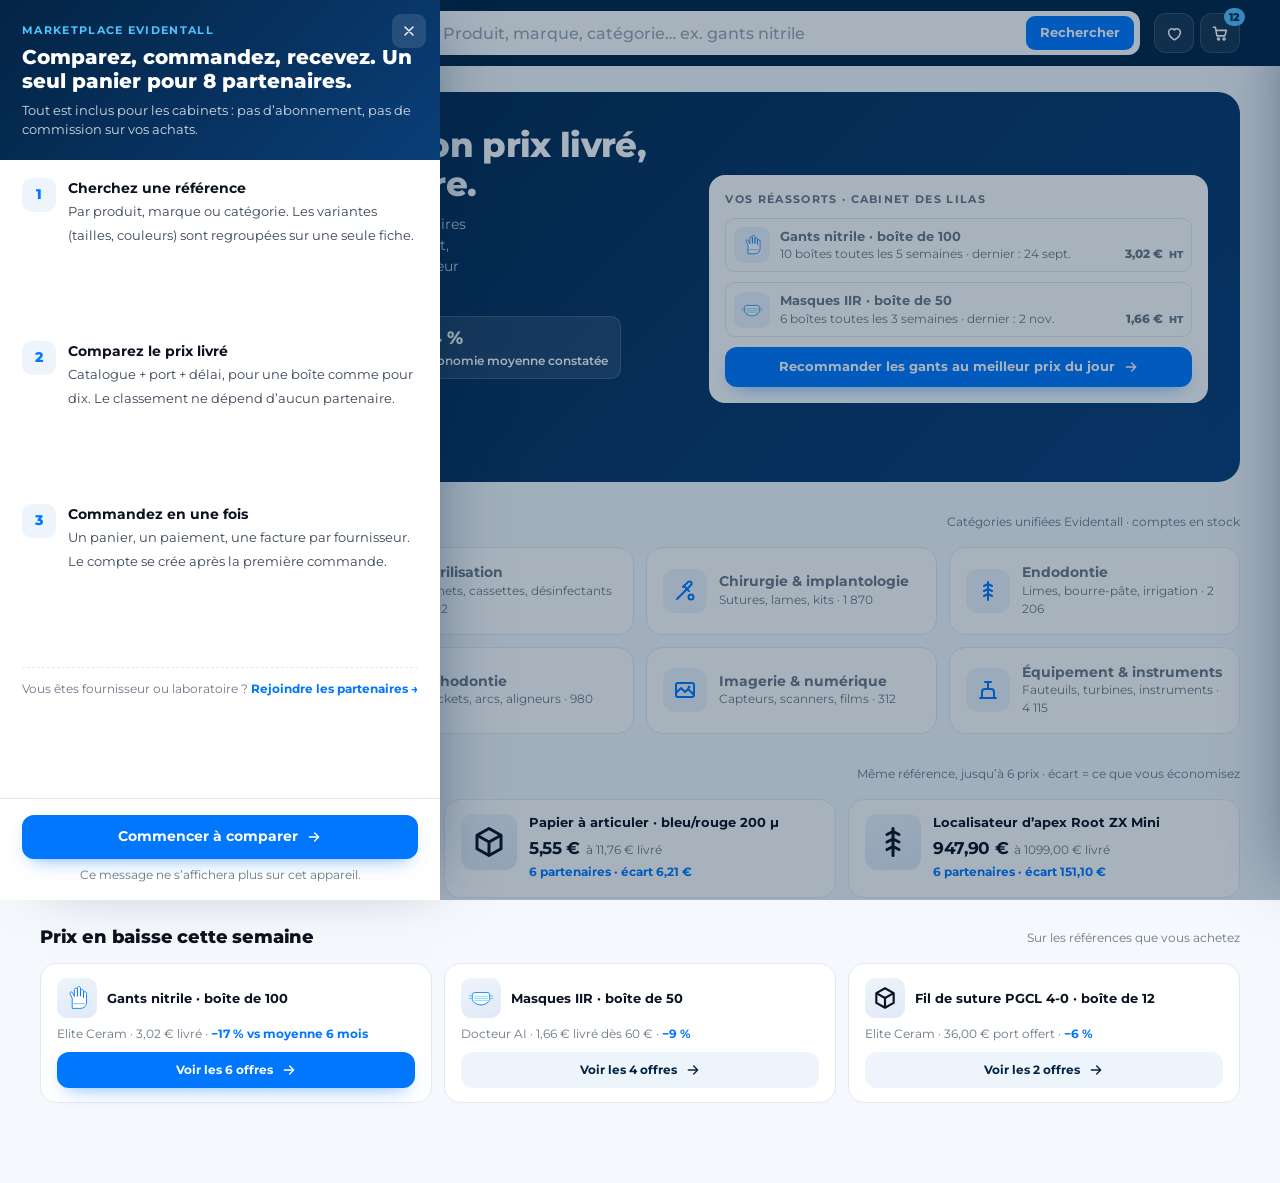
<file: prototypes/archive/marketplace-proto-v3.html>
<!doctype html>
<html lang="fr">
<head>
<meta charset="utf-8">
<meta name="viewport" content="width=device-width,initial-scale=1">
<title>Evidentall · Marketplace — prototype v3 (accueil, catégories, recherche)</title>
<link rel="preconnect" href="https://fonts.googleapis.com">
<link href="https://fonts.googleapis.com/css2?family=Montserrat:wght@400;500;600;700;800&display=swap" rel="stylesheet">
<style>
:root{
  --p:#0077fd;--a:#50c3ff;--s:#032444;
  --ink:#0b1220;--ink2:#3a4656;--mute:#6b7786;
  --line:#e3e9f1;--bg:#f5f8fc;--card:#fff;
  --ok:#0077fd;
  --r:14px;--r2:22px;
  --sh:0 1px 2px rgba(3,36,68,.05),0 10px 30px -14px rgba(3,36,68,.18);
}
*{box-sizing:border-box;margin:0;padding:0}
[hidden]{display:none!important}
html{scroll-behavior:smooth}
body{font-family:Montserrat,system-ui,sans-serif;background:var(--bg);color:var(--ink);line-height:1.5;-webkit-font-smoothing:antialiased}
button{font:inherit;cursor:pointer;border:0;background:none;color:inherit}
input{font:inherit}
a{color:inherit;text-decoration:none}
svg{display:block}
.sr{position:absolute;width:1px;height:1px;overflow:hidden;clip:rect(0 0 0 0)}

/* ---------- top bar ---------- */
.top{position:sticky;top:0;z-index:40;background:var(--s);color:#fff}
.top-in{max-width:1240px;margin:0 auto;padding:0 20px;height:66px;display:flex;align-items:center;gap:14px}
.home{display:inline-flex;align-items:center;gap:8px;height:40px;padding:0 14px 0 10px;border-radius:999px;background:rgba(255,255,255,.08);border:1px solid rgba(255,255,255,.14);font-weight:600;font-size:13px;white-space:nowrap;transition:background .2s,transform .2s}
.home:hover{background:rgba(255,255,255,.16);transform:translateX(-2px)}
.home svg{width:18px;height:18px}
.brand{display:flex;align-items:baseline;gap:8px;margin-left:6px;white-space:nowrap}
.brand b{font-weight:800;font-size:20px;letter-spacing:-.02em}
.brand b i{font-style:normal;color:var(--a)}
.brand span{font-size:11px;letter-spacing:.14em;text-transform:uppercase;color:rgba(255,255,255,.6);font-weight:600}
.search{flex:1;display:flex;align-items:center;height:44px;background:#fff;border-radius:12px;padding:0 6px 0 14px;color:var(--ink);min-width:0;margin-left:10px}
.search svg{width:18px;height:18px;color:var(--mute);flex:none}
.search input{flex:1;border:0;outline:0;height:100%;padding:0 10px;min-width:0;font-weight:500}
.search input::placeholder{color:#9aa6b4}
.search button{height:34px;padding:0 14px;border-radius:9px;background:var(--p);color:#fff;font-weight:700;font-size:13px}
.tools{display:flex;gap:6px}
.tool{position:relative;width:40px;height:40px;border-radius:12px;display:grid;place-items:center;background:rgba(255,255,255,.08);border:1px solid rgba(255,255,255,.14)}
.tool svg{width:19px;height:19px}
.tool .n{position:absolute;top:-6px;right:-6px;min-width:18px;height:18px;padding:0 5px;border-radius:9px;background:var(--a);color:var(--s);font-size:11px;font-weight:800;display:grid;place-items:center;transform:scale(0);transition:transform .25s cubic-bezier(.3,1.6,.5,1)}
.tool .n.on{transform:scale(1)}

/* ---------- layout ---------- */
.wrap{max-width:1240px;margin:0 auto;padding:22px 20px 80px}
.crumb{font-size:13px;color:var(--mute);display:flex;gap:8px;align-items:center;flex-wrap:wrap}
.crumb b{color:var(--ink);font-weight:600}
.view{display:none}.view.on{display:block}

/* ---------- results header ---------- */
.rh{display:flex;align-items:flex-end;justify-content:space-between;gap:16px;margin:14px 0 18px;flex-wrap:wrap}
.rh h1{font-size:26px;font-weight:800;letter-spacing:-.02em;line-height:1.15}
.rh h1 small{display:block;font-size:14px;color:var(--mute);font-weight:500;margin-top:4px}
.seg{display:inline-flex;background:#e8eef6;border-radius:999px;padding:3px;position:relative}
.seg button{position:relative;z-index:1;height:32px;padding:0 16px;border-radius:999px;font-weight:700;font-size:13px;color:var(--ink2);transition:color .2s}
.seg button[aria-pressed=true]{color:#fff}
.seg::before{content:"";position:absolute;top:3px;left:3px;width:calc(50% - 3px);height:32px;border-radius:999px;background:var(--s);transition:transform .25s cubic-bezier(.4,0,.2,1)}
.seg.ttc::before{transform:translateX(100%)}
.seg-wrap{display:flex;align-items:center;gap:10px;font-size:12px;color:var(--mute)}

/* radar */
.radar{background:linear-gradient(135deg,var(--s),#0a3e78);color:#fff;border-radius:var(--r2);padding:20px 22px;display:grid;grid-template-columns:1fr auto;gap:18px;align-items:center;margin-bottom:20px}
.radar .t{font-size:12px;letter-spacing:.12em;text-transform:uppercase;color:var(--a);font-weight:700}
.radar h2{font-size:18px;font-weight:700;margin:4px 0 12px}
.rng{position:relative;height:8px;border-radius:4px;background:rgba(255,255,255,.14);margin:22px 0 8px}
.rng i{position:absolute;top:0;bottom:0;border-radius:4px;background:linear-gradient(90deg,var(--a),var(--p))}
.rng b{position:absolute;top:-24px;transform:translateX(-50%);font-size:12px;font-weight:700;white-space:nowrap}
.rng em{position:absolute;top:-4px;width:16px;height:16px;border-radius:50%;background:#fff;border:3px solid var(--p);transform:translateX(-50%);box-shadow:0 0 0 4px rgba(80,195,255,.25)}
.rng-l{display:flex;justify-content:space-between;font-size:11px;color:rgba(255,255,255,.65)}
.radar .note{font-size:13px;color:rgba(255,255,255,.85);max-width:560px}
.radar .k{display:flex;flex-direction:column;align-items:flex-end;gap:4px;text-align:right}
.radar .k b{font-size:30px;font-weight:800;letter-spacing:-.02em}
.radar .k span{font-size:12px;color:rgba(255,255,255,.7)}
.pill{display:inline-flex;align-items:center;gap:6px;height:26px;padding:0 10px;border-radius:999px;font-size:11px;font-weight:700}
.pill.good{background:rgba(80,195,255,.18);color:#dff4ff}

/* cards */
.grid{display:grid;grid-template-columns:repeat(3,1fr);gap:16px}
.card{background:var(--card);border:1px solid var(--line);border-radius:var(--r2);overflow:hidden;box-shadow:var(--sh);display:flex;flex-direction:column;transition:transform .25s,box-shadow .25s}
.card:hover{transform:translateY(-3px);box-shadow:0 2px 4px rgba(3,36,68,.05),0 24px 40px -18px rgba(0,119,253,.35)}
.card .img{position:relative;aspect-ratio:4/3;background:linear-gradient(160deg,#eef4fb,#dfe9f6);display:grid;place-items:center}
.card .img svg{width:46%;height:auto}
.card .fav{position:absolute;top:12px;right:12px;width:34px;height:34px;border-radius:10px;background:#fff;display:grid;place-items:center;color:var(--mute);box-shadow:var(--sh)}
.card .fav svg{width:17px;height:17px}
.card .fav.on{color:var(--p)}
.card .fav.on svg{fill:var(--p)}
.tag{position:absolute;left:12px;top:12px;height:26px;padding:0 10px;border-radius:8px;background:var(--s);color:#fff;font-size:11px;font-weight:700;display:flex;align-items:center;gap:6px}
.tag.alt{background:#fff;color:var(--p)}
.card .bd{padding:16px 18px 18px;display:flex;flex-direction:column;gap:10px;flex:1}
.card h3{font-size:15px;font-weight:700;line-height:1.3}
.card .meta{font-size:12px;color:var(--mute);display:flex;gap:10px;flex-wrap:wrap}
.card .meta i{font-style:normal;display:inline-flex;align-items:center;gap:4px}
.card .meta svg{width:13px;height:13px}
.pr{display:flex;align-items:baseline;gap:6px;margin-top:auto}
.pr small{font-size:12px;color:var(--mute);font-weight:600}
.pr b{font-size:22px;font-weight:800;letter-spacing:-.02em}
.pr .u{font-size:12px;color:var(--mute)}
.pr .tax{font-size:11px;color:var(--mute);font-weight:600}
.pt{display:flex;align-items:center;gap:8px;font-size:12px;color:var(--ink2)}
.av{display:flex}
.av span{width:22px;height:22px;border-radius:50%;border:2px solid #fff;background:var(--s);color:#fff;font-size:9px;font-weight:800;display:grid;place-items:center;margin-left:-6px}
.av span:first-child{margin:0}
.btn{display:inline-flex;align-items:center;justify-content:center;gap:8px;height:44px;padding:0 18px;border-radius:12px;font-weight:700;font-size:14px;transition:transform .2s,box-shadow .2s,background .2s}
.btn svg{width:16px;height:16px}
.btn.p{background:var(--p);color:#fff;box-shadow:0 8px 20px -10px rgba(0,119,253,.7)}
.btn.p:hover{background:#0068e0;transform:translateY(-1px)}
.btn.g{background:#eef4fb;color:var(--s)}
.btn.g:hover{background:#e2ebf7}
.btn.o{border:1.5px solid var(--line);color:var(--s)}
.btn.o:hover{border-color:var(--p);color:var(--p)}
.btn.w{width:100%}
.card .act{display:flex;gap:8px}
.card .act .btn{flex:1;height:40px;font-size:13px}

/* ---------- sheet ---------- */
.back{display:inline-flex;align-items:center;gap:6px;color:var(--p);font-weight:700;font-size:13px;margin-bottom:14px}
.back svg{width:16px;height:16px}
.sheet{display:grid;grid-template-columns:1fr 360px;gap:22px;align-items:start}
.hero{background:#fff;border:1px solid var(--line);border-radius:var(--r2);padding:22px;display:grid;grid-template-columns:220px 1fr;gap:22px;box-shadow:var(--sh)}
.hero .img{aspect-ratio:1;border-radius:16px;background:linear-gradient(160deg,#eef4fb,#dfe9f6);display:grid;place-items:center}
.hero .img svg{width:60%}
.hero h1{font-size:24px;font-weight:800;letter-spacing:-.02em;line-height:1.2}
.hero .sub{color:var(--mute);font-size:13px;margin:6px 0 12px}
.chips{display:flex;flex-wrap:wrap;gap:6px;margin-bottom:14px}
.chip{height:28px;padding:0 10px;border-radius:8px;background:#eef4fb;color:var(--s);font-size:12px;font-weight:600;display:inline-flex;align-items:center;gap:6px}
.chip.sel{background:var(--s);color:#fff}
.hero .row{display:flex;gap:8px;flex-wrap:wrap}
.hero .row .btn{height:40px;font-size:13px}

.sec{margin-top:22px}
.sec-h{display:flex;align-items:center;justify-content:space-between;gap:12px;margin-bottom:12px;flex-wrap:wrap}
.sec-h h2{font-size:18px;font-weight:800;letter-spacing:-.01em}
.sec-h .hint{font-size:12px;color:var(--mute)}
.sort{display:inline-flex;gap:4px;background:#e8eef6;padding:3px;border-radius:10px}
.sort button{height:30px;padding:0 12px;border-radius:8px;font-size:12px;font-weight:700;color:var(--ink2)}
.sort button[aria-pressed=true]{background:#fff;color:var(--s);box-shadow:var(--sh)}

.offers{display:flex;flex-direction:column;gap:10px}
.of{background:#fff;border:1px solid var(--line);border-radius:16px;padding:14px 16px;display:grid;grid-template-columns:44px 1fr auto auto;gap:14px;align-items:center;transition:border-color .2s,box-shadow .2s;position:relative}
.of:hover{border-color:#c9dcf3;box-shadow:var(--sh)}
.of.best{border-color:var(--p);box-shadow:0 0 0 3px rgba(0,119,253,.12)}
.of.best::before{content:"Meilleur prix livré";position:absolute;top:-11px;left:14px;height:22px;padding:0 10px;border-radius:999px;background:var(--p);color:#fff;font-size:11px;font-weight:700;display:flex;align-items:center}
.of .lg{width:44px;height:44px;border-radius:12px;background:var(--s);color:#fff;display:grid;place-items:center;font-weight:800;font-size:13px}
.of .lg.a{background:#0a3e78}.of .lg.b{background:#0f5fb8}.of .lg.c{background:#1d4e89}
.of .who b{display:block;font-size:14px;font-weight:700}
.of .who span{font-size:12px;color:var(--mute);display:flex;gap:8px;flex-wrap:wrap;margin-top:2px}
.of .who span i{font-style:normal;display:inline-flex;align-items:center;gap:4px}
.of .who span svg{width:12px;height:12px}
.of .pz{text-align:right;min-width:150px}
.of .pz b{font-size:19px;font-weight:800;letter-spacing:-.02em;display:block}
.of .pz small{font-size:11px;color:var(--mute);display:block;font-weight:600}
.of .pz .d{display:inline-flex;align-items:center;height:20px;padding:0 7px;border-radius:6px;font-size:11px;font-weight:700;margin-top:4px;background:#eef4fb;color:var(--ink2)}
.of .pz .d.z{background:rgba(0,119,253,.1);color:var(--p)}
.of .btn{height:40px;padding:0 14px;font-size:13px}
.of .btn .sr{display:none}
.of.best .btn{background:var(--p);color:#fff}
.why{margin-top:10px;font-size:12px;color:var(--mute);display:flex;gap:6px;align-items:flex-start}
.why svg{width:14px;height:14px;flex:none;margin-top:2px;color:var(--p)}
.why button{color:var(--p);font-weight:700;text-decoration:underline;text-underline-offset:2px}

/* side */
.side{display:flex;flex-direction:column;gap:14px;position:sticky;top:84px}
.box{background:#fff;border:1px solid var(--line);border-radius:var(--r2);padding:18px;box-shadow:var(--sh)}
.box .t{font-size:11px;letter-spacing:.12em;text-transform:uppercase;color:var(--mute);font-weight:700;margin-bottom:8px}
.best-box{background:linear-gradient(135deg,var(--s),#0a3e78);color:#fff;border:0}
.best-box .t{color:var(--a)}
.best-box .big{display:flex;align-items:baseline;gap:6px}
.best-box .big b{font-size:34px;font-weight:800;letter-spacing:-.03em}
.best-box .big span{font-size:12px;color:rgba(255,255,255,.7)}
.best-box p{font-size:13px;color:rgba(255,255,255,.85);margin:4px 0 12px}
.best-box .btn{background:#fff;color:var(--s);width:100%}
.best-box .btn:hover{background:#eaf4ff}
.best-box .sv{margin-top:10px;font-size:12px;color:var(--a);font-weight:700;display:block;line-height:1.5}
.best-box .sv svg{width:14px;height:14px;display:inline-block;vertical-align:-2px;margin-right:4px}
.chart{margin:4px 0 6px}
.chart svg{width:100%;height:auto}
.verdict{display:flex;align-items:center;gap:10px;background:#eef4fb;border-radius:12px;padding:10px 12px;font-size:12px;color:var(--ink2)}
.verdict b{display:block;color:var(--s);font-size:13px}
.verdict .bl{width:34px;height:34px;border-radius:10px;background:var(--p);color:#fff;display:grid;place-items:center;flex:none}
.verdict .bl svg{width:18px;height:18px}
.alert{display:flex;gap:8px;margin-top:8px}
.alert .f{flex:1;display:flex;align-items:center;border:1.5px solid var(--line);border-radius:10px;height:42px;padding:0 10px;gap:6px;min-width:0}
.alert .f:focus-within{border-color:var(--p)}
.alert .f span{font-size:12px;color:var(--mute);font-weight:600;white-space:nowrap}
.alert input{border:0;outline:0;width:100%;min-width:0;font-weight:700}
.alert .btn{height:42px;padding:0 14px;font-size:13px}
.ok{font-size:12px;color:var(--p);font-weight:600;margin-top:8px;display:none}
.ok.on{display:block}
.re{display:flex;align-items:center;gap:12px}
.re .ic{width:40px;height:40px;border-radius:12px;background:#eef4fb;color:var(--p);display:grid;place-items:center;flex:none}
.re .ic svg{width:20px;height:20px}
.re b{font-size:13px;display:block}.re span{font-size:12px;color:var(--mute)}
.re .btn{margin-left:auto;height:36px;padding:0 12px;font-size:12px}

/* toast */
.toast{position:fixed;left:50%;bottom:24px;transform:translate(-50%,20px);background:var(--s);color:#fff;padding:12px 16px 12px 14px;border-radius:14px;font-size:13px;font-weight:600;display:flex;align-items:center;gap:10px;box-shadow:0 20px 40px -14px rgba(3,36,68,.5);opacity:0;pointer-events:none;transition:opacity .25s,transform .25s;z-index:50;max-width:calc(100vw - 32px)}
.toast.on{opacity:1;transform:translate(-50%,0)}
.toast .d{width:26px;height:26px;border-radius:8px;background:var(--p);display:grid;place-items:center;flex:none}
.toast svg{width:15px;height:15px}

/* reveal */
.rv{opacity:0;transform:translateY(10px);animation:rv .5s cubic-bezier(.2,.7,.2,1) forwards}
.rv:nth-child(2){animation-delay:.06s}.rv:nth-child(3){animation-delay:.12s}
@keyframes rv{to{opacity:1;transform:none}}
@media (prefers-reduced-motion:reduce){*{animation:none!important;transition:none!important}.rv{opacity:1;transform:none}}

/* ---------- responsive ---------- */
@media (max-width:1000px){
  .grid{grid-template-columns:repeat(2,1fr)}
  .sheet{grid-template-columns:1fr}
  .side{position:static}
}
@media (max-width:700px){
  .top-in{height:auto;padding:10px 14px;flex-wrap:wrap;gap:8px}
  .brand span{display:none}
  .brand{margin-left:auto}
  .tools{order:3}
  .search{order:4;flex:1 0 100%;margin:0;height:42px}
  .home{padding:0 12px 0 10px}
  .home .lbl{display:none}
  .wrap{padding:16px 14px 60px}
  .rh h1{font-size:21px}
  .radar{grid-template-columns:1fr;padding:18px}
  .radar .k{align-items:flex-start;text-align:left;flex-direction:row;align-items:baseline;gap:10px}
  .grid{grid-template-columns:1fr}
  .hero{grid-template-columns:1fr;padding:16px}
  .hero .img{max-width:200px;margin:0 auto}
  .of{grid-template-columns:40px 1fr;row-gap:10px;padding:14px}
  .of .pz{grid-column:1/3;text-align:left;display:flex;align-items:baseline;gap:10px;min-width:0;flex-wrap:wrap}
  .of .pz b{white-space:nowrap;font-size:20px}
  .of .pz .d{flex-basis:100%;width:max-content}
  .of .pz b{display:inline}.of .pz small{display:inline}
  .of .btn{grid-column:1/3;width:100%}
  .of .lg{width:40px;height:40px;font-size:12px}
  .of.best::before{left:12px}
}

/* ---------- v2 : mini-panier, tunnel ---------- */
.mc-bg{position:fixed;inset:0;background:rgba(3,36,68,.35);opacity:0;pointer-events:none;transition:opacity .25s;z-index:60}
.mc-bg.on{opacity:1;pointer-events:auto}
.mc{position:fixed;top:0;right:0;bottom:0;width:min(420px,100vw);background:#fff;z-index:61;transform:translateX(100%);transition:transform .3s cubic-bezier(.2,.7,.2,1);display:flex;flex-direction:column;box-shadow:-20px 0 60px -30px rgba(3,36,68,.5)}
.mc.on{transform:none}
.mc-h{display:flex;align-items:center;justify-content:space-between;padding:18px 20px;border-bottom:1px solid var(--line)}
.mc-h b{font-size:16px;font-weight:800}
.mc-h button{width:36px;height:36px;border-radius:10px;display:grid;place-items:center;color:var(--mute)}
.mc-h button:hover{background:#eef4fb;color:var(--s)}
.mc-h svg{width:18px;height:18px}
.mc-b{flex:1;overflow:auto;padding:14px 20px;display:flex;flex-direction:column;gap:10px}
.mc-f{padding:16px 20px;border-top:1px solid var(--line);display:grid;gap:10px}
.mc-f .row{display:flex;justify-content:space-between;font-size:14px}
.mc-f .row b{font-size:16px}
.mc-f .btn{height:46px}
.mc-added{background:#eef4fb;border-radius:12px;padding:10px 12px;font-size:13px;color:var(--s);display:flex;gap:8px;align-items:center}
.mc-added svg{width:16px;height:16px;color:var(--p)}
.line{display:grid;grid-template-columns:44px 1fr auto;gap:12px;align-items:center;padding:10px 0;border-bottom:1px solid var(--line)}
.line:last-child{border-bottom:0}
.line .th{width:44px;height:44px;border-radius:10px;background:linear-gradient(160deg,#eef4fb,#dfe9f6);display:grid;place-items:center}
.line .th svg{width:28px;height:28px}
.line .nm{font-size:13px;font-weight:600;line-height:1.3}
.line .sp{font-size:12px;color:var(--mute);margin-top:2px}
.line .pr{font-size:14px;font-weight:800;text-align:right;white-space:nowrap}
.qty{display:inline-flex;align-items:center;border:1.5px solid var(--line);border-radius:10px;height:34px}
.qty button{width:32px;height:100%;font-size:18px;color:var(--s);font-weight:600}
.qty button:hover{background:#eef4fb}
.qty span{min-width:28px;text-align:center;font-weight:700;font-size:13px}
.line .ctl{display:flex;align-items:center;gap:8px;margin-top:6px}
.line .rm{font-size:12px;color:var(--mute);text-decoration:underline;text-underline-offset:2px}
.line .rm:hover{color:#c62828}

/* steps */
.steps{display:flex;gap:6px;align-items:center;margin:4px 0 18px;flex-wrap:wrap}
.stp{display:inline-flex;align-items:center;gap:8px;font-size:13px;font-weight:600;color:var(--mute)}
.stp i{width:26px;height:26px;border-radius:50%;border:2px solid var(--line);display:grid;place-items:center;font-style:normal;font-size:12px;font-weight:800}
.stp.on{color:var(--s)}.stp.on i{background:var(--s);border-color:var(--s);color:#fff}
.stp.done{color:var(--p)}.stp.done i{background:var(--p);border-color:var(--p);color:#fff}
.stp.done i svg{width:14px;height:14px}
.sep{width:36px;height:2px;background:var(--line);margin:0 2px}
.sep.done{background:var(--p)}
.ck{display:grid;grid-template-columns:minmax(0,1fr) 360px;gap:22px;align-items:start}
.ck h1{font-size:24px;font-weight:800;letter-spacing:-.02em;margin-bottom:6px}
.ck .sub{color:var(--mute);font-size:13px;margin-bottom:16px}
.colis{background:#fff;border:1px solid var(--line);border-radius:var(--r2);overflow:hidden;margin-bottom:14px;box-shadow:var(--sh)}
.colis-h{display:grid;grid-template-columns:40px 1fr auto;gap:12px;align-items:center;padding:14px 18px;border-bottom:1px solid var(--line);background:#fafcfe}
.colis-h .lg{width:40px;height:40px;border-radius:11px;background:var(--s);color:#fff;display:grid;place-items:center;font-weight:800;font-size:12px}
.colis-h b{display:block;font-size:14px}
.colis-h span{font-size:12px;color:var(--mute);display:flex;gap:10px;flex-wrap:wrap}
.colis-h span i{font-style:normal;display:inline-flex;align-items:center;gap:4px}
.colis-h span svg{width:12px;height:12px}
.colis-h .tot{text-align:right;font-size:12px;color:var(--mute)}
.colis-h .tot b{font-size:15px}
.colis-b{padding:4px 18px}
.colis-f{padding:10px 18px 14px;display:flex;justify-content:space-between;align-items:center;gap:10px;flex-wrap:wrap;font-size:12px;color:var(--mute);border-top:1px solid var(--line)}
.nudge{display:inline-flex;align-items:center;gap:8px;background:#eef4fb;color:var(--s);border-radius:10px;padding:8px 10px;font-size:12px;font-weight:600}
.nudge svg{width:14px;height:14px;color:var(--p)}
.nudge.ok{background:rgba(0,119,253,.08);color:var(--p)}
.rec{position:sticky;top:84px}
.rec .box{padding:20px}
.rec .t{margin-bottom:12px}
.rec .row{display:flex;justify-content:space-between;font-size:14px;padding:6px 0;color:var(--ink2)}
.rec .row.tot{border-top:1px solid var(--line);margin-top:6px;padding-top:12px;color:var(--ink);font-weight:800;font-size:17px}
.rec .row.tot small{font-size:12px;color:var(--mute);font-weight:600;display:block}
.rec .btn{width:100%;height:50px;margin-top:12px;font-size:15px}
.rec .fine{font-size:12px;color:var(--mute);margin-top:10px;line-height:1.5}
.rec .fine b{color:var(--s)}
.trust{display:flex;gap:14px;flex-wrap:wrap;margin-top:12px;font-size:11.5px;color:var(--mute)}
.trust i{font-style:normal;display:inline-flex;align-items:center;gap:5px}
.trust svg{width:13px;height:13px;color:var(--p)}
.empty{background:#fff;border:1px dashed var(--line);border-radius:var(--r2);padding:40px;text-align:center;color:var(--mute)}
.empty .btn{margin-top:14px}

/* forms */
.fld{display:grid;gap:6px}
.fld label{font-size:12px;font-weight:700;color:var(--ink2);text-transform:uppercase;letter-spacing:.06em}
.fld input,.fld textarea{font:inherit;border:1.5px solid var(--line);border-radius:10px;height:44px;padding:0 12px;outline:0;background:#fff;font-weight:500}
.fld textarea{height:auto;padding:10px 12px;resize:vertical}
.fld input:focus,.fld textarea:focus{border-color:var(--p)}
.frm{display:grid;grid-template-columns:1fr 1fr;gap:12px}
.frm .full{grid-column:1/-1}
.card-opt{display:grid;grid-template-columns:22px 1fr auto;gap:12px;align-items:center;border:1.5px solid var(--line);border-radius:14px;padding:14px 16px;cursor:pointer;background:#fff;transition:border-color .2s,box-shadow .2s}
.card-opt:hover{border-color:#c9dcf3}
.card-opt.sel{border-color:var(--p);box-shadow:0 0 0 3px rgba(0,119,253,.12)}
.card-opt input{accent-color:var(--p);width:18px;height:18px;margin:0}
.card-opt b{display:block;font-size:14px}
.card-opt span{font-size:12px;color:var(--mute)}
.card-opt .pr{font-weight:800;font-size:14px;white-space:nowrap}
.opts{display:grid;gap:8px}
.addr{background:#fff;border:1px solid var(--line);border-radius:var(--r2);padding:18px;display:grid;gap:12px;box-shadow:var(--sh);margin-bottom:14px}
.addr h3{font-size:15px;font-weight:800;display:flex;justify-content:space-between;align-items:center}
.addr h3 button{font-size:12px;color:var(--p);font-weight:700}
.addr .who{display:grid;grid-template-columns:40px 1fr;gap:12px;align-items:start}
.addr .who .ic{width:40px;height:40px;border-radius:11px;background:#eef4fb;color:var(--p);display:grid;place-items:center}
.addr .who svg{width:20px;height:20px}
.addr .who b{font-size:14px;display:block}
.addr .who span{font-size:13px;color:var(--ink2);line-height:1.5}
.recap-l{display:grid;grid-template-columns:1fr auto;gap:4px 12px;font-size:13px;color:var(--ink2);padding:6px 0;border-bottom:1px solid var(--line)}
.recap-l:last-child{border-bottom:0}
.recap-l b{color:var(--ink)}
.recap-l .d{grid-column:1/-1;font-size:12px;color:var(--mute)}
.cgv{display:flex;gap:10px;align-items:flex-start;font-size:13px;color:var(--ink2);margin-top:12px}
.cgv input{margin-top:3px;accent-color:var(--p);width:18px;height:18px}
.err{font-size:12px;color:#c62828;font-weight:600;display:none;margin-top:6px}
.err.on{display:block}

/* done */
.dn{max-width:720px;margin:20px auto;text-align:center;display:grid;gap:18px}
.dn .big{width:72px;height:72px;border-radius:50%;background:var(--p);color:#fff;display:grid;place-items:center;margin:0 auto;box-shadow:0 16px 36px -14px rgba(0,119,253,.8)}
.dn .big svg{width:34px;height:34px}
.dn h1{font-size:26px;font-weight:800;letter-spacing:-.02em}
.dn p{color:var(--ink2);font-size:14px;max-width:52ch;margin:0 auto}
.dn .orders{display:grid;gap:10px;text-align:left;margin-top:6px}
.ord{background:#fff;border:1px solid var(--line);border-radius:16px;padding:14px 18px;display:grid;grid-template-columns:40px 1fr auto;gap:12px;align-items:center;box-shadow:var(--sh)}
.ord .lg{width:40px;height:40px;border-radius:11px;background:var(--s);color:#fff;display:grid;place-items:center;font-weight:800;font-size:12px}
.ord b{font-size:14px;display:block}.ord span{font-size:12px;color:var(--mute)}
.ord .st{font-size:12px;font-weight:700;color:var(--p);background:rgba(0,119,253,.08);padding:4px 10px;border-radius:999px;white-space:nowrap}
.dn .acts{display:flex;gap:10px;justify-content:center;flex-wrap:wrap}
.acct{background:linear-gradient(135deg,var(--s),#0a3e78);color:#fff;border-radius:18px;padding:20px;text-align:left;display:grid;grid-template-columns:1fr auto;gap:16px;align-items:center}
.acct b{display:block;font-size:15px}.acct span{font-size:13px;color:rgba(255,255,255,.8)}
.acct .btn{background:#fff;color:var(--s);height:42px;white-space:nowrap}

@media (max-width:1000px){.ck{grid-template-columns:1fr}.rec{position:static}}
@media (max-width:700px){
  .colis-h{grid-template-columns:40px 1fr}.colis-h .tot{grid-column:1/-1;text-align:left;display:flex;gap:8px;align-items:baseline}
  .frm{grid-template-columns:1fr}.steps{gap:4px}.sep{width:18px}.stp span{display:none}.stp.on span{display:inline}
  .acct{grid-template-columns:1fr}.line{grid-template-columns:44px 1fr}.line .pr{grid-column:2;text-align:left}
}

/* ---------- v3 : accueil, catégories, recherche ---------- */
.hm-hero{background:linear-gradient(135deg,var(--s),#0a3e78);color:#fff;border-radius:var(--r2);padding:34px 32px 30px;display:grid;grid-template-columns:minmax(0,1.1fr) minmax(0,.9fr);gap:28px;align-items:center;margin-top:4px}
.hm-hero h1{font-size:clamp(24px,3vw,34px);font-weight:800;letter-spacing:-.02em;line-height:1.15}
.hm-hero p{color:rgba(255,255,255,.82);font-size:14px;margin-top:10px;max-width:46ch}
.hm-hero .kpi{display:flex;gap:10px;flex-wrap:wrap;margin-top:18px}
.hm-hero .kpi span{background:rgba(255,255,255,.1);border:1px solid rgba(255,255,255,.16);border-radius:10px;padding:8px 12px;font-size:12px;font-weight:600}
.hm-hero .kpi b{display:block;font-size:18px;font-weight:800;letter-spacing:-.02em}
.hm-hero .quick{background:#fff;color:var(--ink);border-radius:16px;padding:16px;display:grid;gap:10px}
.hm-hero .quick .t{font-size:11px;letter-spacing:.12em;text-transform:uppercase;color:var(--mute);font-weight:700}
.qrow{display:grid;grid-template-columns:36px 1fr auto;gap:10px;align-items:center;padding:8px;border-radius:10px;border:1px solid var(--line);text-align:left;width:100%}
.qrow:hover{border-color:var(--p);background:#f7fbff}
.qrow .ic{width:36px;height:36px;border-radius:9px;background:#eef4fb;display:grid;place-items:center}
.qrow .ic svg{width:22px;height:22px}
.qrow b{font-size:13px;display:block}.qrow span{font-size:11.5px;color:var(--mute)}
.qrow .pr{font-size:13px;font-weight:800;white-space:nowrap}
.hsec{margin-top:26px}
.hsec .sec-h h2{font-size:18px}
.cats{display:grid;grid-template-columns:repeat(4,1fr);gap:12px}
.cat{background:#fff;border:1px solid var(--line);border-radius:16px;padding:16px;display:grid;grid-template-columns:44px 1fr;gap:12px;align-items:center;text-align:left;transition:transform .2s,box-shadow .2s,border-color .2s}
.cat:hover{transform:translateY(-2px);border-color:#c9dcf3;box-shadow:var(--sh)}
.cat .ic{width:44px;height:44px;border-radius:12px;background:#eef4fb;color:var(--p);display:grid;place-items:center}
.cat .ic svg{width:24px;height:24px}
.cat b{font-size:14px;display:block;line-height:1.25}.cat span{font-size:12px;color:var(--mute)}
.cat.dis{opacity:.55}
.multi{display:grid;grid-template-columns:repeat(3,1fr);gap:12px}
.mp{background:#fff;border:1px solid var(--line);border-radius:16px;padding:14px 16px;display:grid;grid-template-columns:56px 1fr;gap:12px;align-items:start;text-align:left}
.mp .th{width:56px;height:56px;border-radius:12px;background:linear-gradient(160deg,#eef4fb,#dfe9f6);display:grid;place-items:center}
.mp .th svg{width:36px;height:36px}
.mp b{font-size:13px;display:block;line-height:1.3}
.mp .rg{display:flex;align-items:baseline;gap:6px;margin-top:6px}
.mp .rg b{font-size:17px;letter-spacing:-.02em}
.mp .rg span{font-size:11.5px;color:var(--mute)}
.mp .bar{height:4px;border-radius:2px;background:#e8eef6;margin-top:8px;position:relative}
.mp .bar i{position:absolute;left:0;top:0;bottom:0;border-radius:2px;background:linear-gradient(90deg,var(--a),var(--p))}
.mp .np{font-size:11.5px;color:var(--p);font-weight:700;margin-top:6px}
.re-row{display:grid;grid-template-columns:repeat(3,1fr);gap:12px}
.re-c{background:#fff;border:1px solid var(--line);border-radius:16px;padding:14px 16px;display:grid;gap:8px}
.re-c .tp{display:flex;gap:10px;align-items:center}
.re-c .th{width:40px;height:40px;border-radius:10px;background:linear-gradient(160deg,#eef4fb,#dfe9f6);display:grid;place-items:center;flex:none}
.re-c .th svg{width:26px;height:26px}
.re-c b{font-size:13px;line-height:1.3}
.re-c .meta{font-size:11.5px;color:var(--mute)}
.re-c .btn{height:36px;font-size:12px}
.re-c .delta{font-size:11.5px;font-weight:700;color:var(--p)}

/* welcome panel (left) */
.wl-bg{position:fixed;inset:0;background:rgba(3,36,68,.35);z-index:70;opacity:0;pointer-events:none;transition:opacity .25s}
.wl-bg.on{opacity:1;pointer-events:auto}
.wl{position:fixed;top:0;left:0;bottom:0;width:min(440px,100vw);background:#fff;z-index:71;transform:translateX(-100%);transition:transform .3s cubic-bezier(.2,.7,.2,1);display:flex;flex-direction:column;box-shadow:20px 0 60px -30px rgba(3,36,68,.5)}
.wl.on{transform:none}
.wl-h{background:linear-gradient(135deg,var(--s),#0a3e78);color:#fff;padding:22px 22px 20px;position:relative}
.wl-h .eyebrow{font-size:11px;letter-spacing:.12em;text-transform:uppercase;color:var(--a);font-weight:700}
.wl-h h2{font-size:20px;font-weight:800;margin-top:6px;line-height:1.2}
.wl-h p{font-size:13px;color:rgba(255,255,255,.82);margin-top:8px}
.wl-h button{position:absolute;top:14px;right:14px;width:34px;height:34px;border-radius:9px;background:rgba(255,255,255,.12);color:#fff;display:grid;place-items:center}
.wl-h button svg{width:16px;height:16px}
.wl-b{padding:18px 22px;display:grid;gap:12px;overflow:auto;flex:1}
.wl-step{display:grid;grid-template-columns:34px 1fr;gap:12px;align-items:start}
.wl-step i{width:34px;height:34px;border-radius:10px;background:#eef4fb;color:var(--p);display:grid;place-items:center;font-style:normal;font-weight:800;font-size:14px}
.wl-step b{font-size:14px;display:block}.wl-step span{font-size:12.5px;color:var(--ink2);line-height:1.5}
.wl-f{padding:16px 22px;border-top:1px solid var(--line);display:grid;gap:8px}
.wl-f .btn{height:44px}
.wl-f small{font-size:11.5px;color:var(--mute);text-align:center}
.wl-sup{font-size:12px;color:var(--mute);border-top:1px dashed var(--line);padding-top:12px}
.wl-sup a{color:var(--p);font-weight:700}

/* search suggestions */
.search{position:relative}
.sug{position:absolute;top:calc(100% + 6px);left:0;right:0;background:#fff;border-radius:14px;box-shadow:0 20px 50px -20px rgba(3,36,68,.45);border:1px solid var(--line);padding:6px;display:none;z-index:45;color:var(--ink)}
.sug.on{display:block}
.sug .g{font-size:10.5px;letter-spacing:.1em;text-transform:uppercase;color:var(--mute);font-weight:700;padding:8px 10px 4px}
.sug button{display:grid;grid-template-columns:28px 1fr auto;gap:10px;align-items:center;width:100%;text-align:left;padding:8px 10px;border-radius:9px;font-size:13px}
.sug button:hover,.sug button.k{background:#eef4fb}
.sug button svg{width:16px;height:16px;color:var(--mute)}
.sug button em{font-style:normal;font-weight:700;color:var(--p)}
.sug button .n{font-size:11.5px;color:var(--mute)}
.sug mark{background:none;color:var(--ink);font-weight:800}

/* category page */
.cat-h{display:flex;align-items:flex-end;justify-content:space-between;gap:16px;margin:12px 0 16px;flex-wrap:wrap}
.cat-h h1{font-size:26px;font-weight:800;letter-spacing:-.02em}
.cat-h h1 small{display:block;font-size:13px;color:var(--mute);font-weight:500;margin-top:4px}
.sub-cats{display:flex;gap:8px;flex-wrap:wrap;margin-bottom:16px}
.sub-cats button{height:34px;padding:0 12px;border-radius:999px;background:#fff;border:1px solid var(--line);font-size:12.5px;font-weight:600;color:var(--ink2)}
.sub-cats button[aria-pressed=true]{background:var(--s);color:#fff;border-color:var(--s)}
.sub-cats button span{color:var(--mute);font-weight:500;margin-left:4px}
.sub-cats button[aria-pressed=true] span{color:rgba(255,255,255,.7)}
.catg{display:grid;grid-template-columns:260px minmax(0,1fr);gap:20px;align-items:start}
.fac{background:#fff;border:1px solid var(--line);border-radius:var(--r2);padding:16px;display:grid;gap:16px;position:sticky;top:84px}
.fac h3{font-size:12px;letter-spacing:.1em;text-transform:uppercase;color:var(--mute);font-weight:700;display:flex;justify-content:space-between}
.fac h3 button{font-size:11px;color:var(--p);text-transform:none;letter-spacing:0;font-weight:700}
.fac .grp{display:grid;gap:6px}
.fac .grp+.grp{margin-top:14px}
.fac .grp h4{font-size:12.5px;font-weight:700;color:var(--ink)}
.fo{display:grid;grid-template-columns:18px 1fr auto;gap:8px;align-items:center;font-size:13px;color:var(--ink2);padding:4px 2px;border-radius:6px;cursor:pointer}
.fo:hover{background:#f7fbff}
.fo input{accent-color:var(--p);width:16px;height:16px;margin:0}
.fo .n{font-size:11.5px;color:var(--mute);font-variant-numeric:tabular-nums}
.fo.dis{opacity:.45;cursor:default}
.fac .more{font-size:12px;color:var(--p);font-weight:700;text-align:left}
.fac-sm{display:none}
.catbar{display:flex;align-items:center;justify-content:space-between;gap:12px;flex-wrap:wrap;margin-bottom:12px}
.chips-a{display:flex;gap:6px;flex-wrap:wrap}
.chips-a button{height:28px;padding:0 10px;border-radius:999px;background:var(--s);color:#fff;font-size:12px;font-weight:600;display:inline-flex;align-items:center;gap:6px}
.chips-a button svg{width:12px;height:12px}
.chips-a .clr{background:none;color:var(--p)}
.sortsel{display:flex;align-items:center;gap:8px;font-size:12.5px;color:var(--mute)}
.sortsel select{font:inherit;font-weight:600;color:var(--ink);border:1.5px solid var(--line);border-radius:10px;height:36px;padding:0 10px;background:#fff}
.pgrid{display:grid;grid-template-columns:repeat(3,1fr);gap:14px}
.pc{background:#fff;border:1px solid var(--line);border-radius:var(--r2);overflow:hidden;box-shadow:var(--sh);display:flex;flex-direction:column;transition:transform .25s,box-shadow .25s;position:relative}
.pc:hover{transform:translateY(-3px)}
.pc .img{aspect-ratio:5/3;background:linear-gradient(160deg,#eef4fb,#dfe9f6);display:grid;place-items:center;position:relative}
.pc .img svg{width:38%;height:auto}
.pc .st{position:absolute;left:12px;top:12px;height:24px;padding:0 9px;border-radius:7px;font-size:11px;font-weight:700;display:flex;align-items:center;gap:5px;background:#fff;color:var(--s)}
.pc .st::before{content:"";width:7px;height:7px;border-radius:50%;background:var(--p)}
.pc .st.low::before{background:#b45309}.pc .st.out{color:var(--mute)}.pc .st.out::before{background:#9aa6b4}
.pc .fav{position:absolute;top:10px;right:10px;width:34px;height:34px;border-radius:10px;background:#fff;display:grid;place-items:center;color:var(--mute);opacity:0;transition:opacity .2s}
.pc:hover .fav,.pc .fav.on,.pc .fav:focus-visible{opacity:1}
.pc .fav svg{width:16px;height:16px}.pc .fav.on{color:var(--p)}.pc .fav.on svg{fill:var(--p)}
.pc .bd{padding:14px 16px 16px;display:flex;flex-direction:column;gap:8px;flex:1}
.pc h3{font-size:14px;font-weight:700;line-height:1.35}
.pc .pk{font-size:12px;color:var(--mute)}
.pc .pk b{color:var(--ink2);font-weight:600}
.pc .pr{margin-top:auto;display:flex;align-items:baseline;gap:6px;flex-wrap:wrap}
.pc .pr small{font-size:11px;color:var(--mute);font-weight:700;letter-spacing:.06em;text-transform:uppercase}
.pc .pr b{font-size:20px;font-weight:800;letter-spacing:-.02em}
.pc .pr .u{font-size:11.5px;color:var(--mute)}
.pc .np{display:flex;align-items:center;gap:8px;font-size:12px;color:var(--ink2)}
.pc .btn{height:40px;font-size:13px;width:100%}
.pc.out .btn{background:#eef4fb;color:var(--mute)}
.more-row{display:flex;justify-content:center;margin-top:18px}
.more-row .btn{min-width:240px}
.drawer-bg{position:fixed;inset:0;background:rgba(3,36,68,.35);z-index:60;opacity:0;pointer-events:none;transition:opacity .25s}
.drawer-bg.on{opacity:1;pointer-events:auto}
@media (max-width:1000px){.cats{grid-template-columns:repeat(2,1fr)}.multi,.re-row{grid-template-columns:repeat(2,1fr)}.pgrid{grid-template-columns:repeat(2,1fr)}.hm-hero{grid-template-columns:1fr}.catg{grid-template-columns:1fr}
  .fac{position:fixed;left:0;right:0;bottom:0;top:auto;max-height:80vh;overflow:auto;border-radius:20px 20px 0 0;z-index:61;transform:translateY(100%);visibility:hidden;transition:transform .3s cubic-bezier(.2,.7,.2,1),visibility 0s .3s}
  .fac.on{transform:none;visibility:visible;transition:transform .3s cubic-bezier(.2,.7,.2,1)}.fac-sm{display:inline-flex}
}
@media (max-width:700px){.pgrid{grid-template-columns:1fr}.multi,.re-row,.cats{grid-template-columns:1fr}.hm-hero{padding:22px 18px}.cat{padding:12px}.catbar{align-items:stretch}.sortsel{justify-content:space-between}}
</style>
</head>
<body>

<svg width="0" height="0" style="position:absolute" aria-hidden="true">
  <symbol id="i-home" viewBox="0 0 24 24" fill="none" stroke="currentColor" stroke-width="2" stroke-linecap="round" stroke-linejoin="round"><path d="M3 11.5 12 4l9 7.5"/><path d="M5 10.5V20h14v-9.5"/><path d="M10 20v-5h4v5"/></symbol>
  <symbol id="i-search" viewBox="0 0 24 24" fill="none" stroke="currentColor" stroke-width="2" stroke-linecap="round"><circle cx="11" cy="11" r="7"/><path d="m20 20-3.8-3.8"/></symbol>
  <symbol id="i-heart" viewBox="0 0 24 24" fill="none" stroke="currentColor" stroke-width="2" stroke-linejoin="round"><path d="M12 20s-7.5-4.6-7.5-10A4.3 4.3 0 0 1 12 7.4 4.3 4.3 0 0 1 19.5 10c0 5.4-7.5 10-7.5 10Z"/></symbol>
  <symbol id="i-cart" viewBox="0 0 24 24" fill="none" stroke="currentColor" stroke-width="2" stroke-linecap="round" stroke-linejoin="round"><path d="M3 4h2.5l2 11h10l2-7H7"/><circle cx="9.5" cy="19" r="1.3"/><circle cx="16.5" cy="19" r="1.3"/></symbol>
  <symbol id="i-truck" viewBox="0 0 24 24" fill="none" stroke="currentColor" stroke-width="2" stroke-linecap="round" stroke-linejoin="round"><path d="M3 7h11v9H3z"/><path d="M14 10h4l3 3v3h-7"/><circle cx="7" cy="18" r="1.6"/><circle cx="17.5" cy="18" r="1.6"/></symbol>
  <symbol id="i-box" viewBox="0 0 24 24" fill="none" stroke="currentColor" stroke-width="2" stroke-linejoin="round"><path d="m12 3 8 4.5v9L12 21l-8-4.5v-9L12 3Z"/><path d="M4 7.5 12 12l8-4.5M12 12v9"/></symbol>
  <symbol id="i-check" viewBox="0 0 24 24" fill="none" stroke="currentColor" stroke-width="2.2" stroke-linecap="round" stroke-linejoin="round"><path d="m5 12.5 4.5 4.5L19 7.5"/></symbol>
  <symbol id="i-arrow" viewBox="0 0 24 24" fill="none" stroke="currentColor" stroke-width="2" stroke-linecap="round" stroke-linejoin="round"><path d="M5 12h14M13 6l6 6-6 6"/></symbol>

  <symbol id="i-cat-conso" viewBox="0 0 24 24" fill="none" stroke="currentColor" stroke-width="2" stroke-linejoin="round" stroke-linecap="round"><path d="M7 20V9l-3-4c-.6-.8 0-2 1-2h14c1 0 1.6 1.2 1 2l-3 4v11"/><path d="M7 13h10"/></symbol>
  <symbol id="i-cat-chir" viewBox="0 0 24 24" fill="none" stroke="currentColor" stroke-width="2" stroke-linecap="round" stroke-linejoin="round"><path d="m4 20 9-9"/><path d="m13 11 5-5a2.1 2.1 0 0 0-3-3l-5 5"/><path d="M12 8l4 4"/><circle cx="18" cy="18" r="2.5"/></symbol>
  <symbol id="i-cat-endo" viewBox="0 0 24 24" fill="none" stroke="currentColor" stroke-width="2" stroke-linecap="round" stroke-linejoin="round"><path d="M12 3v18"/><path d="M8 7l4-2 4 2M8 12l4-2 4 2M8 17l4-2 4 2"/></symbol>
  <symbol id="i-cat-proth" viewBox="0 0 24 24" fill="none" stroke="currentColor" stroke-width="2" stroke-linejoin="round"><path d="M12 3C8 3 5 6 5 10c0 3 2 4 2 8 0 1.5 1 2.5 2 2.5s1.5-1 2-3c.3-1 1.7-1 2 0 .5 2 1 3 2 3s2-1 2-2.5c0-4 2-5 2-8 0-4-3-7-7-7Z"/></symbol>
  <symbol id="i-cat-imag" viewBox="0 0 24 24" fill="none" stroke="currentColor" stroke-width="2" stroke-linejoin="round"><rect x="3" y="5" width="18" height="14" rx="2"/><path d="M3 15l5-5 4 4 3-3 6 6"/><circle cx="16" cy="9" r="1.5" fill="currentColor" stroke="none"/></symbol>
  <symbol id="i-cat-ortho" viewBox="0 0 24 24" fill="none" stroke="currentColor" stroke-width="2" stroke-linecap="round" stroke-linejoin="round"><path d="M4 12c0-4 3.6-7 8-7s8 3 8 7"/><path d="M4 12h16"/><path d="M6 12v3M10 12v3M14 12v3M18 12v3"/></symbol>
  <symbol id="i-cat-equip" viewBox="0 0 24 24" fill="none" stroke="currentColor" stroke-width="2" stroke-linecap="round" stroke-linejoin="round"><path d="M4 20h16"/><path d="M6 20v-6a3 3 0 0 1 3-3h6a3 3 0 0 1 3 3v6"/><path d="M12 11V4"/><path d="M9 4h6"/></symbol>
  <symbol id="i-cat-ster" viewBox="0 0 24 24" fill="none" stroke="currentColor" stroke-width="2" stroke-linecap="round" stroke-linejoin="round"><rect x="3" y="7" width="18" height="12" rx="2"/><circle cx="12" cy="13" r="3"/><path d="M7 4h10"/></symbol>
  <symbol id="i-mask" viewBox="0 0 120 120" fill="none"><path d="M20 45c0-6 5-10 10-10h60c5 0 10 4 10 10v22c0 10-20 25-40 25S20 77 20 67V45Z" fill="#fff" stroke="#0077fd" stroke-width="4"/><path d="M20 50H6M20 62H6M100 50h14M100 62h14" stroke="#50c3ff" stroke-width="4" stroke-linecap="round"/><path d="M30 52h60M30 62h60M30 72h60" stroke="#50c3ff" stroke-width="3" stroke-linecap="round"/></symbol>
  <symbol id="i-sliders" viewBox="0 0 24 24" fill="none" stroke="currentColor" stroke-width="2" stroke-linecap="round"><path d="M4 7h10M18 7h2M4 17h4M12 17h8"/><circle cx="16" cy="7" r="2"/><circle cx="10" cy="17" r="2"/></symbol>
  <symbol id="i-x" viewBox="0 0 24 24" fill="none" stroke="currentColor" stroke-width="2" stroke-linecap="round"><path d="M6 6l12 12M18 6 6 18"/></symbol>
  <symbol id="i-back" viewBox="0 0 24 24" fill="none" stroke="currentColor" stroke-width="2" stroke-linecap="round" stroke-linejoin="round"><path d="M19 12H5M11 6l-6 6 6 6"/></symbol>
  <symbol id="i-bell" viewBox="0 0 24 24" fill="none" stroke="currentColor" stroke-width="2" stroke-linecap="round" stroke-linejoin="round"><path d="M6 16V11a6 6 0 0 1 12 0v5l1.5 2h-15L6 16Z"/><path d="M10 20.5a2 2 0 0 0 4 0"/></symbol>
  <symbol id="i-info" viewBox="0 0 24 24" fill="none" stroke="currentColor" stroke-width="2" stroke-linecap="round"><circle cx="12" cy="12" r="9"/><path d="M12 11v5M12 8h.01"/></symbol>
  <symbol id="i-down" viewBox="0 0 24 24" fill="none" stroke="currentColor" stroke-width="2" stroke-linecap="round" stroke-linejoin="round"><path d="M4 7l6 6 4-4 6 6"/><path d="M15 15h5v-5"/></symbol>
  <symbol id="i-redo" viewBox="0 0 24 24" fill="none" stroke="currentColor" stroke-width="2" stroke-linecap="round" stroke-linejoin="round"><path d="M20 12a8 8 0 1 1-2.5-5.8"/><path d="M20 4v5h-5"/></symbol>
  <symbol id="i-star" viewBox="0 0 24 24" fill="currentColor"><path d="m12 3 2.7 5.6 6.1.8-4.4 4.3 1.1 6.1L12 17l-5.5 2.8 1.1-6.1L3.2 9.4l6.1-.8L12 3Z"/></symbol>
  <symbol id="i-glove" viewBox="0 0 120 120" fill="none"><path d="M38 108V62L28 40c-2-4 1-8 5-8s6 2 7 5l8 16V22c0-4 3-7 7-7s7 3 7 7v30-38c0-4 3-7 7-7s7 3 7 7v38V28c0-4 3-7 7-7s7 3 7 7v30-20c0-4 3-7 7-7s7 3 7 7v40c0 16-10 30-28 30H38Z" fill="#fff" stroke="#0077fd" stroke-width="4" stroke-linejoin="round"/><path d="M38 86h56" stroke="#50c3ff" stroke-width="4" stroke-linecap="round"/></symbol>
  <symbol id="i-glove-dark" viewBox="0 0 120 120" fill="none"><path d="M38 108V62L28 40c-2-4 1-8 5-8s6 2 7 5l8 16V22c0-4 3-7 7-7s7 3 7 7v30-38c0-4 3-7 7-7s7 3 7 7v38V28c0-4 3-7 7-7s7 3 7 7v30-20c0-4 3-7 7-7s7 3 7 7v40c0 16-10 30-28 30H38Z" fill="#032444" stroke="#032444" stroke-width="4" stroke-linejoin="round"/><path d="M38 86h56" stroke="#50c3ff" stroke-width="4" stroke-linecap="round"/></symbol>
  <symbol id="i-glove-long" viewBox="0 0 120 120" fill="none"><path d="M38 116V62L28 40c-2-4 1-8 5-8s6 2 7 5l8 16V22c0-4 3-7 7-7s7 3 7 7v30-38c0-4 3-7 7-7s7 3 7 7v38V28c0-4 3-7 7-7s7 3 7 7v30-20c0-4 3-7 7-7s7 3 7 7v48c0 16-10 30-28 30H38Z" fill="#fff" stroke="#0077fd" stroke-width="4" stroke-linejoin="round"/><path d="M38 86h56M38 100h56" stroke="#50c3ff" stroke-width="4" stroke-linecap="round"/></symbol>
</svg>

<header class="top">
  <div class="top-in">
    <a class="home" href="#accueil" data-go="home" title="Accueil du marketplace"><svg><use href="#i-home"/></svg><span class="lbl">Accueil</span></a>
    <div class="brand"><b>evident<i>all</i></b><span>Marketplace</span></div>
    <form class="search" role="search" onsubmit="return false">
      <svg><use href="#i-search"/></svg>
      <input id="q" type="search" value="" placeholder="Produit, marque, catégorie… ex. gants nitrile" aria-label="Rechercher un produit" autocomplete="off">
      <button type="submit">Rechercher</button>
      <div class="sug" id="sug" role="listbox"></div>
    </form>
    <div class="tools">
      <button class="tool" aria-label="Favoris"><svg><use href="#i-heart"/></svg><span class="n" id="nfav">0</span></button>
      <button class="tool" aria-label="Panier" data-open-cart><svg><use href="#i-cart"/></svg><span class="n" id="ncart">0</span></button>
    </div>
  </div>
</header>

<main class="wrap">


<!-- ========== HOME ========== -->
<section class="view on" id="view-home">
  <div class="hm-hero">
    <div>
      <h1>Le bon produit, au bon prix livré, chez le bon partenaire.</h1>
      <p>Evidentall compare pour vous les offres de 8 partenaires sur une même référence : prix catalogue, frais de port, délai. Vous commandez en une fois, chaque fournisseur vous facture.</p>
      <div class="kpi"><span><b>2 340</b>produits comparables chez 2 partenaires ou plus</span><span><b>−14 %</b>d’économie moyenne constatée</span><span><b>8</b>partenaires · 1 panier</span></div>
    </div>
    <div class="quick">
      <div class="t">Vos réassorts · cabinet des Lilas</div>
      <button class="qrow" data-go="sheet"><span class="ic"><svg><use href="#i-glove"/></svg></span><span><b>Gants nitrile · boîte de 100</b><span>10 boîtes toutes les 5 semaines · dernier : 24 sept.</span></span><span class="pr"><span class="money" data-v="3.02">3,02 €</span> <span class="taxlbl" style="font-size:10px;color:var(--mute)">HT</span></span></button>
      <button class="qrow" data-toast="Prototype : fiche masques à venir"><span class="ic"><svg><use href="#i-mask"/></svg></span><span><b>Masques IIR · boîte de 50</b><span>6 boîtes toutes les 3 semaines · dernier : 2 nov.</span></span><span class="pr"><span class="money" data-v="1.66">1,66 €</span> <span class="taxlbl" style="font-size:10px;color:var(--mute)">HT</span></span></button>
      <button class="btn p" data-cart="Elite Ceram" data-pid="gants-jet-100" data-pname="Gants d’examen nitrile non poudrés · boîte de 100" data-unit="3.02" data-qty="10" style="height:40px;font-size:13px">Recommander les gants au meilleur prix du jour <svg><use href="#i-arrow"/></svg></button>
    </div>
  </div>

  <div class="hsec">
    <div class="sec-h"><h2>Parcourir par catégorie</h2><span class="hint">Catégories unifiées Evidentall · comptes en stock</span></div>
    <div class="cats">
      <button class="cat" data-cat="conso"><span class="ic"><svg><use href="#i-cat-conso"/></svg></span><span><b>Consommables &amp; hygiène</b><span>Gants, masques, champs, bavettes · 2 418</span></span></button>
      <button class="cat" data-cat="ster"><span class="ic"><svg><use href="#i-cat-ster"/></svg></span><span><b>Stérilisation</b><span>Sachets, cassettes, désinfectants · 1 102</span></span></button>
      <button class="cat" data-cat="chir"><span class="ic"><svg><use href="#i-cat-chir"/></svg></span><span><b>Chirurgie &amp; implantologie</b><span>Sutures, lames, kits · 1 870</span></span></button>
      <button class="cat" data-cat="endo"><span class="ic"><svg><use href="#i-cat-endo"/></svg></span><span><b>Endodontie</b><span>Limes, bourre-pâte, irrigation · 2 206</span></span></button>
      <button class="cat" data-cat="proth"><span class="ic"><svg><use href="#i-cat-proth"/></svg></span><span><b>Prothèse &amp; laboratoire</b><span>Empreintes, cires, résines · 3 540</span></span></button>
      <button class="cat" data-cat="ortho"><span class="ic"><svg><use href="#i-cat-ortho"/></svg></span><span><b>Orthodontie</b><span>Brackets, arcs, aligneurs · 980</span></span></button>
      <button class="cat" data-cat="imag"><span class="ic"><svg><use href="#i-cat-imag"/></svg></span><span><b>Imagerie &amp; numérique</b><span>Capteurs, scanners, films · 312</span></span></button>
      <button class="cat" data-cat="equip"><span class="ic"><svg><use href="#i-cat-equip"/></svg></span><span><b>Équipement &amp; instruments</b><span>Fauteuils, turbines, instruments · 4 115</span></span></button>
    </div>
  </div>

  <div class="hsec">
    <div class="sec-h"><h2>Chez plusieurs partenaires</h2><span class="hint">Même référence, jusqu’à 6 prix · écart = ce que vous économisez</span></div>
    <div class="multi">
      <button class="mp" data-go="sheet"><span class="th"><svg><use href="#i-glove"/></svg></span><span><b>Gants nitrile non poudrés · boîte de 100</b><span class="rg"><b class="money" data-v="3.02">3,02 €</b><span>à <span class="money" data-v="3.60">3,60 €</span> livré</span></span><span class="bar"><i style="width:84%"></i></span><span class="np">6 partenaires · écart 0,58 €</span></span></button>
      <button class="mp" data-toast="Prototype : fiche Papier à articuler"><span class="th"><svg><use href="#i-box"/></svg></span><span><b>Papier à articuler · bleu/rouge 200 µ</b><span class="rg"><b class="money" data-v="5.55">5,55 €</b><span>à <span class="money" data-v="11.76">11,76 €</span> livré</span></span><span class="bar"><i style="width:47%"></i></span><span class="np">6 partenaires · écart 6,21 €</span></span></button>
      <button class="mp" data-toast="Prototype : fiche Root ZX Mini"><span class="th"><svg><use href="#i-cat-endo"/></svg></span><span><b>Localisateur d’apex Root ZX Mini</b><span class="rg"><b class="money" data-v="947.90">947,90 €</b><span>à <span class="money" data-v="1099.00">1 099,00 €</span> livré</span></span><span class="bar"><i style="width:86%"></i></span><span class="np">6 partenaires · écart 151,10 €</span></span></button>
    </div>
  </div>

  <div class="hsec">
    <div class="sec-h"><h2>Prix en baisse cette semaine</h2><span class="hint">Sur les références que vous achetez</span></div>
    <div class="re-row">
      <div class="re-c"><div class="tp"><span class="th"><svg><use href="#i-glove"/></svg></span><b>Gants nitrile · boîte de 100</b></div><div class="meta">Elite Ceram · <span class="money" data-v="3.02">3,02 €</span> livré · <span class="delta">−17 % vs moyenne 6 mois</span></div><button class="btn p" data-go="sheet">Voir les 6 offres <svg><use href="#i-arrow"/></svg></button></div>
      <div class="re-c"><div class="tp"><span class="th"><svg><use href="#i-mask"/></svg></span><b>Masques IIR · boîte de 50</b></div><div class="meta">Docteur AI · <span class="money" data-v="1.66">1,66 €</span> livré dès 60 € · <span class="delta">−9 %</span></div><button class="btn g" data-toast="Prototype : fiche masques à venir">Voir les 4 offres <svg><use href="#i-arrow"/></svg></button></div>
      <div class="re-c"><div class="tp"><span class="th"><svg><use href="#i-box"/></svg></span><b>Fil de suture PGCL 4-0 · boîte de 12</b></div><div class="meta">Elite Ceram · <span class="money" data-v="36.00">36,00 €</span> port offert · <span class="delta">−6 %</span></div><button class="btn g" data-toast="Prototype : fiche sutures à venir">Voir les 2 offres <svg><use href="#i-arrow"/></svg></button></div>
    </div>
  </div>
</section>

<!-- ========== CATEGORY ========== -->
<section class="view" id="view-cat">
  <nav class="crumb" aria-label="Fil d’Ariane"><a href="#accueil" data-go="home">Marketplace</a> <span>›</span> <b id="catName">Consommables &amp; hygiène</b></nav>
  <div class="cat-h"><h1 id="catTitle">Consommables &amp; hygiène <small id="catCount">—</small></h1>
    <div class="seg-wrap"><span>Afficher les prix</span><div class="seg seg2" role="group" aria-label="Affichage HT ou TTC"><button type="button" data-tax="ht" aria-pressed="true">HT</button><button type="button" data-tax="ttc" aria-pressed="false">TTC</button></div></div>
  </div>
  <div class="sub-cats" id="subCats"></div>
  <div class="catg">
    <aside class="fac" id="fac" aria-label="Filtres">
      <h3>Filtres <button type="button" data-clear-f>Tout effacer</button></h3>
      <div id="facBody"></div>
      <button class="btn p fac-sm" data-close-f style="height:42px">Voir les résultats</button>
    </aside>
    <div>
      <div class="catbar">
        <div class="chips-a" id="chipsA"></div>
        <div class="sortsel"><button class="btn o fac-sm" data-open-f style="height:36px;font-size:12px;padding:0 12px"><svg><use href="#i-sliders"/></svg> Filtres <span id="facN"></span></button><label for="sortSel">Trier</label><select id="sortSel"><option value="rel">Pertinence</option><option value="liv">Prix livré croissant</option><option value="unit">Prix unitaire croissant</option><option value="delay">Délai le plus court</option><option value="np">Le plus de partenaires</option></select></div>
      </div>
      <div class="pgrid" id="pgrid"></div>
      <div class="more-row" id="moreRow"></div>
    </div>
  </div>
  <div class="drawer-bg" id="facBg"></div>
</section>

<!-- ========== RESULTS ========== -->
<section class="view" id="view-results">
  <nav class="crumb" aria-label="Fil d’Ariane"><a href="#accueil" data-go="home">Marketplace</a> <span>›</span> <a href="#categorie-consommables" data-go="cat">Consommables &amp; hygiène</a> <span>›</span> <b>Recherche « gants nitrile »</b></nav>

  <div class="rh">
    <h1>Gants nitrile <small>3 produits · 6 partenaires comparés · prix mis à jour ce matin</small></h1>
    <div class="seg-wrap">
      <span>Afficher les prix</span>
      <div class="seg" id="seg" role="group" aria-label="Affichage HT ou TTC">
        <button type="button" data-tax="ht" aria-pressed="true">HT</button>
        <button type="button" data-tax="ttc" aria-pressed="false">TTC</button>
      </div>
    </div>
  </div>

  <div class="radar">
    <div>
      <div class="t">Fourchette du marché · boîte de 100 gants nitrile</div>
      <h2>Entre <span class="money" data-v="2.56">2,56 €</span> et <span class="money" data-v="3.43">3,43 €</span> selon le partenaire</h2>
      <div class="rng">
        <i style="left:0;right:0"></i>
        <b style="left:0%">2,56 €</b><em style="left:0%"></em>
        <b style="left:53%">3,02 € livré</b><em style="left:53%;border-color:var(--a)"></em>
        <b style="left:100%">3,43 €</b><em style="left:100%"></em>
      </div>
      <div class="rng-l"><span>le moins cher</span><span>le plus cher</span></div>
      <p class="note">Le prix affiché ne fait pas tout : avec les frais de port, le partenaire le moins cher au catalogue n’est pas forcément le moins cher chez vous. On vous montre les deux.</p>
    </div>
    <div class="k">
      <span class="pill good"><svg width="12" height="12"><use href="#i-down"/></svg> −17 % vs moyenne 6 mois</span>
      <b>−0,87 €</b>
      <span>d’écart par boîte entre le plus cher et le moins cher</span>
    </div>
  </div>

  <div class="grid">

    <article class="card rv">
      <div class="img">
        <span class="tag">6 partenaires</span>
        <button class="fav" aria-label="Ajouter aux favoris" data-fav><svg><use href="#i-heart"/></svg></button>
        <svg><use href="#i-glove"/></svg>
      </div>
      <div class="bd">
        <h3>Gants d’examen nitrile non poudrés · boîte de 100</h3>
        <div class="meta"><i>Bleu</i><i>S · M · L · XL</i><i><svg><use href="#i-check"/></svg>Sans latex</i></div>
        <div class="pt"><span class="av"><span>DG</span><span>DA</span><span>EC</span><span>+3</span></span> à partir de</div>
        <div class="pr"><b class="money" data-v="2.56">2,56 €</b><span class="u">/ boîte</span><span class="tax">HT</span></div>
        <div class="act">
          <button class="btn p" data-open-sheet>Comparer les 6 offres <svg><use href="#i-arrow"/></svg></button>
        </div>
      </div>
    </article>

    <article class="card rv">
      <div class="img">
        <span class="tag alt">4 partenaires</span>
        <button class="fav" aria-label="Ajouter aux favoris" data-fav><svg><use href="#i-heart"/></svg></button>
        <svg><use href="#i-glove-dark"/></svg>
      </div>
      <div class="bd">
        <h3>Gants nitrile noirs renforcés · boîte de 100</h3>
        <div class="meta"><i>Noir</i><i>S · M · L</i><i><svg><use href="#i-check"/></svg>Sans latex</i></div>
        <div class="pt"><span class="av"><span>DA</span><span>EC</span><span>DS</span><span>+1</span></span> à partir de</div>
        <div class="pr"><b class="money" data-v="3.15">3,15 €</b><span class="u">/ boîte</span><span class="tax">HT</span></div>
        <div class="act">
          <button class="btn g" data-toast="Bientôt : fiche des gants noirs">Comparer les 4 offres <svg><use href="#i-arrow"/></svg></button>
        </div>
      </div>
    </article>

    <article class="card rv">
      <div class="img">
        <span class="tag alt">2 partenaires</span>
        <button class="fav" aria-label="Ajouter aux favoris" data-fav><svg><use href="#i-heart"/></svg></button>
        <svg><use href="#i-glove-long"/></svg>
      </div>
      <div class="bd">
        <h3>Gants nitrile manchette longue 30 cm · boîte de 50</h3>
        <div class="meta"><i>Bleu</i><i>M · L</i><i><svg><use href="#i-check"/></svg>Sans latex</i></div>
        <div class="pt"><span class="av"><span>EC</span><span>DS</span></span> à partir de</div>
        <div class="pr"><b class="money" data-v="6.90">6,90 €</b><span class="u">/ boîte</span><span class="tax">HT</span></div>
        <div class="act">
          <button class="btn g" data-toast="Bientôt : fiche des gants manchette longue">Comparer les 2 offres <svg><use href="#i-arrow"/></svg></button>
        </div>
      </div>
    </article>

  </div>
</section>

<!-- ========== OFFER SHEET ========== -->
<section class="view" id="view-sheet">
  <button class="back" data-back><svg><use href="#i-back"/></svg> Retour aux gants nitrile</button>

  <div class="sheet">
    <div>
      <div class="hero">
        <div class="img"><svg><use href="#i-glove"/></svg></div>
        <div>
          <h1>Gants d’examen nitrile non poudrés · boîte de 100</h1>
          <p class="sub">Référence suivie par Evidentall depuis 6 mois · 6 partenaires proposent ce produit</p>
          <div class="chips">
            <span class="chip">Taille :</span>
            <button class="chip" data-size>S</button><button class="chip sel" data-size>M</button><button class="chip" data-size>L</button><button class="chip" data-size>XL</button>
          </div>
          <div class="chips"><span class="chip">Nitrile</span><span class="chip">Sans poudre</span><span class="chip">Sans latex</span><span class="chip">CE · EN 455</span><span class="chip">Bleu</span></div>
          <div class="row">
            <button class="btn o" data-toast="Produit suivi : vous serez prévenu(e) si le prix bouge."><svg><use href="#i-bell"/></svg> Suivre ce produit</button>
            <button class="btn o" data-fav><svg><use href="#i-heart"/></svg> Favori</button>
          </div>
        </div>
      </div>

      <div class="sec">
        <div class="sec-h">
          <h2>6 offres pour ce produit</h2>
          <div class="sort" role="group" aria-label="Trier">
            <button type="button" aria-pressed="true" data-sort="livre">Prix livré</button>
            <button type="button" aria-pressed="false" data-sort="cat">Prix catalogue</button>
          </div>
        </div>

        <div class="offers" id="offers">

          <div class="of best" data-cat="3.02" data-liv="3.02">
            <div class="lg c">EC</div>
            <div class="who"><b>Elite Ceram</b><span><i><svg><use href="#i-truck"/></svg>Port offert</i><i>Livré sous 48 h</i><i>S · M · L</i></span></div>
            <div class="pz"><b class="money" data-v="3.02">3,02 €</b><small>livré · <span class="money" data-v="3.02">3,02 €</span> catalogue</small><span class="d z">Le moins cher chez vous</span></div>
            <button class="btn" data-cart="Elite Ceram" data-pid="gants-jet-100" data-pname="Gants d’examen nitrile non poudrés · boîte de 100" data-unit="3.02">Ajouter <svg><use href="#i-cart"/></svg></button>
          </div>

          <div class="of" data-cat="2.75" data-liv="3.25">
            <div class="lg b">DA</div>
            <div class="who"><b>Docteur AI</b><span><i><svg><use href="#i-truck"/></svg>Port 4,90 € · offert dès 60 €</i><i>Livré sous 72 h</i><i>S · M · L · XL</i></span></div>
            <div class="pz"><b class="money" data-v="3.25">3,25 €</b><small>livré · <span class="money" data-v="2.75">2,75 €</span> catalogue</small><span class="d">+ 0,23 € / boîte</span></div>
            <button class="btn g" data-cart="Docteur AI" data-pid="gants-jet-100" data-pname="Gants d’examen nitrile non poudrés · boîte de 100" data-unit="2.75">Ajouter <svg><use href="#i-cart"/></svg></button>
          </div>

          <div class="of" data-cat="2.98" data-liv="3.38">
            <div class="lg a">DP</div>
            <div class="who"><b>Dentalpro</b><span><i><svg><use href="#i-truck"/></svg>Port 3,90 €</i><i>Livré sous 48 h</i><i>M · L</i></span></div>
            <div class="pz"><b class="money" data-v="3.38">3,38 €</b><small>livré · <span class="money" data-v="2.98">2,98 €</span> catalogue</small><span class="d">+ 0,36 € / boîte</span></div>
            <button class="btn g" data-cart="Dentalpro" data-pid="gants-jet-100" data-pname="Gants d’examen nitrile non poudrés · boîte de 100" data-unit="2.98">Ajouter <svg><use href="#i-cart"/></svg></button>
          </div>

          <div class="of" data-cat="3.43" data-liv="3.43">
            <div class="lg">DS</div>
            <div class="who"><b>Docteur Strong</b><span><i><svg><use href="#i-truck"/></svg>Port offert</i><i>Livré sous 24 h</i><i>S · M · L · XL</i></span></div>
            <div class="pz"><b class="money" data-v="3.43">3,43 €</b><small>livré · <span class="money" data-v="3.43">3,43 €</span> catalogue</small><span class="d">+ 0,41 € / boîte</span></div>
            <button class="btn g" data-cart="Docteur Strong" data-pid="gants-jet-100" data-pname="Gants d’examen nitrile non poudrés · boîte de 100" data-unit="3.43">Ajouter <svg><use href="#i-cart"/></svg></button>
          </div>

          <div class="of" data-cat="3.10" data-liv="3.60">
            <div class="lg b">MD</div>
            <div class="who"><b>Médi-Dent</b><span><i><svg><use href="#i-truck"/></svg>Port 4,90 €</i><i>Livré sous 72 h</i><i>M · L</i></span></div>
            <div class="pz"><b class="money" data-v="3.60">3,60 €</b><small>livré · <span class="money" data-v="3.10">3,10 €</span> catalogue</small><span class="d">+ 0,58 € / boîte</span></div>
            <button class="btn g" data-cart="Médi-Dent" data-pid="gants-jet-100" data-pname="Gants d’examen nitrile non poudrés · boîte de 100" data-unit="3.10">Ajouter <svg><use href="#i-cart"/></svg></button>
          </div>

          <div class="of" data-cat="2.56" data-liv="9.46">
            <div class="lg a">DG</div>
            <div class="who"><b>Dental Good Deal</b><span><i><svg><use href="#i-truck"/></svg>Port 6,90 € · offert dès 150 €</i><i>Livré sous 5 j</i><i>M · L</i></span></div>
            <div class="pz"><b class="money" data-v="9.46">9,46 €</b><small>livré (1 boîte) · <span class="money" data-v="2.56">2,56 €</span> catalogue</small><span class="d">Intéressant dès 150 € de commande</span></div>
            <button class="btn g" data-cart="Dental Good Deal" data-pid="gants-jet-100" data-pname="Gants d’examen nitrile non poudrés · boîte de 100" data-unit="2.56">Ajouter <svg><use href="#i-cart"/></svg></button>
          </div>

        </div>

        <p class="why"><svg><use href="#i-info"/></svg><span>Le prix livré est calculé pour une boîte, taille M, livrée en France métropolitaine. Les partenaires ne paient pas pour apparaître en premier : <button type="button" data-toast="Le classement suit uniquement le prix livré, puis le délai.">comment est fait ce classement ?</button></span></p>
      </div>
    </div>

    <aside class="side">
      <div class="box best-box">
        <div class="t">Meilleur prix livré · 1 boîte, taille M</div>
        <div class="big"><b class="money" data-v="3.02">3,02 €</b><span>HT · chez Elite Ceram</span></div>
        <p>Port offert, livré sous 48 h. Le catalogue le moins cher (Dental Good Deal) revient à <span class="money" data-v="9.46">9,46 €</span> pour une boîte seule.</p>
        <button class="btn" data-cart="Elite Ceram" data-pid="gants-jet-100" data-pname="Gants d’examen nitrile non poudrés · boîte de 100" data-unit="3.02">Ajouter au panier <svg><use href="#i-cart"/></svg></button>
        <div class="sv"><svg><use href="#i-check"/></svg> Vous économisez <span class="money" data-v="0.41">0,41 €</span> par boîte vs l’offre la plus chère</div>
      </div>

      <div class="box">
        <div class="t">Prix sur 6 mois · meilleur prix livré</div>
        <div class="chart">
          <svg viewBox="0 0 320 120" aria-label="Évolution du prix sur six mois">
            <defs><linearGradient id="gf" x1="0" x2="0" y1="0" y2="1"><stop offset="0" stop-color="#0077fd" stop-opacity=".22"/><stop offset="1" stop-color="#0077fd" stop-opacity="0"/></linearGradient></defs>
            <g stroke="#e3e9f1" stroke-dasharray="3 4"><line x1="0" y1="20" x2="320" y2="20"/><line x1="0" y1="55" x2="320" y2="55"/><line x1="0" y1="90" x2="320" y2="90"/></g>
            <path d="M10 48 L62 42 L114 60 L166 36 L218 72 L270 80 L310 86 L310 120 L10 120 Z" fill="url(#gf)"/>
            <path d="M10 48 L62 42 L114 60 L166 36 L218 72 L270 80 L310 86" fill="none" stroke="#0077fd" stroke-width="2.5" stroke-linejoin="round" stroke-linecap="round"/>
            <line x1="10" y1="62" x2="310" y2="62" stroke="#50c3ff" stroke-width="1.5" stroke-dasharray="4 4"/>
            <circle cx="310" cy="86" r="5" fill="#fff" stroke="#0077fd" stroke-width="3"/>
            <g font-family="Montserrat,sans-serif" font-size="10" fill="#6b7786"><text x="10" y="112">mai</text><text x="114" y="112">juil.</text><text x="218" y="112">sept.</text><text x="285" y="112">oct.</text></g>
            <text x="14" y="58" font-family="Montserrat,sans-serif" font-size="9" fill="#50c3ff" font-weight="700">moyenne 3,64 €</text>
          </svg>
        </div>
        <div class="verdict">
          <div class="bl"><svg><use href="#i-down"/></svg></div>
          <div><b>Prix bas : −17 % sous la moyenne</b>C’est un bon moment pour commander. Le plus bas observé : <span class="money" data-v="2.98">2,98 €</span> en juin.</div>
        </div>
      </div>

      <div class="box">
        <div class="t">Alerte prix</div>
        <p style="font-size:13px;color:var(--ink2)">Prévenez-moi quand le prix livré passe sous :</p>
        <form class="alert" onsubmit="return false" id="alertForm">
          <label class="f"><span class="sr">Seuil</span><input type="text" inputmode="decimal" value="2,90" aria-label="Seuil d’alerte en euros"><span>€ HT</span></label>
          <button class="btn p" type="submit"><svg><use href="#i-bell"/></svg> Activer</button>
        </form>
        <p class="ok" id="alertOk">Alerte activée. On vous écrit dès que ça baisse.</p>
      </div>

      <div class="box">
        <div class="re">
          <div class="ic"><svg><use href="#i-redo"/></svg></div>
          <div><b>Vous recommandez ce produit toutes les 5 semaines</b><span>Dernière commande : 24 sept. · 10 boîtes chez Docteur AI</span></div>
        </div>
        <button class="btn g w" style="margin-top:12px" data-cart="Elite Ceram" data-pid="gants-jet-100" data-pname="Gants d’examen nitrile non poudrés · boîte de 100" data-unit="3.02" data-qty="10">Recommander 10 boîtes au meilleur prix <svg><use href="#i-arrow"/></svg></button>
      </div>
    </aside>
  </div>
</section>

<!-- ========== CART (step 1) ========== -->
<section class="view" id="view-cart">
  <button class="back" data-back><svg><use href="#i-back"/></svg> Continuer mes achats</button>
  <div class="steps" aria-label="Étapes de commande">
    <span class="stp on" data-step="1"><i>1</i><span>Panier</span></span><span class="sep"></span>
    <span class="stp" data-step="2"><i>2</i><span>Livraison</span></span><span class="sep"></span>
    <span class="stp" data-step="3"><i>3</i><span>Paiement</span></span>
  </div>
  <div class="ck">
    <div>
      <h1>Votre panier</h1>
      <p class="sub" id="cartSub">—</p>
      <div id="cartColis"></div>
    </div>
    <aside class="rec"><div class="box">
      <div class="t">Récapitulatif</div>
      <div id="recap1"></div>
      <button class="btn p" data-go="ship">Choisir la livraison <svg><use href="#i-arrow"/></svg></button>
      <p class="fine">Aucun compte requis pour continuer. Vous paierez à l’étape 3, après avoir vu le total livré.</p>
      <div class="trust"><i><svg><use href="#i-check"/></svg>Paiement sécurisé</i><i><svg><use href="#i-check"/></svg>Factures par fournisseur</i><i><svg><use href="#i-check"/></svg>Données hébergées en France</i></div>
    </div></aside>
  </div>
</section>

<!-- ========== SHIPPING (step 2) ========== -->
<section class="view" id="view-ship">
  <button class="back" data-go="cart"><svg><use href="#i-back"/></svg> Retour au panier</button>
  <div class="steps" aria-label="Étapes de commande">
    <span class="stp done"><i><svg><use href="#i-check"/></svg></i><span>Panier</span></span><span class="sep done"></span>
    <span class="stp on"><i>2</i><span>Livraison</span></span><span class="sep"></span>
    <span class="stp"><i>3</i><span>Paiement</span></span>
  </div>
  <div class="ck">
    <div>
      <h1>Livraison</h1>
      <p class="sub">Une seule adresse pour tous vos colis. Chaque fournisseur expédie de son côté.</p>
      <div class="addr">
        <h3>Adresse du cabinet <button type="button" data-edit-addr>Modifier</button></h3>
        <div class="who" id="addrView">
          <div class="ic"><svg><use href="#i-home"/></svg></div>
          <div><b>Cabinet dentaire des Lilas · Dr Claire Martin</b><span>12 rue de la République<br>93260 Les Lilas<br>01 48 00 00 00 · contact@cabinet-lilas.fr</span></div>
        </div>
        <form class="frm" id="addrForm" hidden onsubmit="return false">
          <div class="fld full"><label for="f-cab">Cabinet</label><input id="f-cab" value="Cabinet dentaire des Lilas"></div>
          <div class="fld"><label for="f-nom">Nom</label><input id="f-nom" value="Dr Claire Martin"></div>
          <div class="fld"><label for="f-tel">Téléphone</label><input id="f-tel" value="01 48 00 00 00" inputmode="tel"></div>
          <div class="fld full"><label for="f-adr">Adresse</label><input id="f-adr" value="12 rue de la République"></div>
          <div class="fld"><label for="f-cp">Code postal</label><input id="f-cp" value="93260" inputmode="numeric"></div>
          <div class="fld"><label for="f-ville">Ville</label><input id="f-ville" value="Les Lilas"></div>
          <div class="fld full"><label for="f-note">Consignes de livraison (facultatif)</label><textarea id="f-note" rows="2" placeholder="Code porte, horaires d’ouverture, étage…"></textarea></div>
          <div class="full"><button class="btn p" type="button" data-save-addr>Enregistrer l’adresse</button></div>
        </form>
      </div>
      <div id="shipOpts"></div>
    </div>
    <aside class="rec"><div class="box">
      <div class="t">Récapitulatif</div>
      <div id="recap2"></div>
      <button class="btn p" data-go="pay">Continuer vers le paiement <svg><use href="#i-arrow"/></svg></button>
      <p class="fine">Les délais sont donnés par chaque fournisseur à partir de la validation du paiement.</p>
    </div></aside>
  </div>
</section>

<!-- ========== PAYMENT (step 3) ========== -->
<section class="view" id="view-pay">
  <button class="back" data-go="ship"><svg><use href="#i-back"/></svg> Retour à la livraison</button>
  <div class="steps" aria-label="Étapes de commande">
    <span class="stp done"><i><svg><use href="#i-check"/></svg></i><span>Panier</span></span><span class="sep done"></span>
    <span class="stp done"><i><svg><use href="#i-check"/></svg></i><span>Livraison</span></span><span class="sep done"></span>
    <span class="stp on"><i>3</i><span>Paiement</span></span>
  </div>
  <div class="ck">
    <div>
      <h1>Paiement</h1>
      <p class="sub">Un seul paiement, réparti entre les fournisseurs. Une facture par fournisseur.</p>
      <div class="addr">
        <h3>Mode de paiement</h3>
        <div class="opts" id="payOpts">
          <label class="card-opt sel"><input type="radio" name="pay" value="cb" checked><div><b>Carte bancaire</b><span>Débit immédiat · Visa, Mastercard, CB</span></div><span class="pr">Sans frais</span></label>
          <label class="card-opt"><input type="radio" name="pay" value="sepa"><div><b>Prélèvement SEPA</b><span>Mandat signé une fois, réutilisable pour vos réassorts</span></div><span class="pr">Sans frais</span></label>
          <label class="card-opt"><input type="radio" name="pay" value="vir"><div><b>Virement à 30 jours</b><span>Réservé aux cabinets vérifiés · expédition après validation</span></div><span class="pr">Sur dossier</span></label>
        </div>
        <p class="fine" style="font-size:12px;color:var(--mute)">Prototype : aucune donnée de carte n’est saisie ici. En production, le formulaire du prestataire de paiement s’affiche à cet endroit.</p>
      </div>
      <div class="addr">
        <h3>Vérifiez votre commande</h3>
        <div id="recapLines"></div>
        <label class="cgv"><input type="checkbox" id="cgv"><span>J’accepte les <a href="#" onclick="return false">conditions générales de vente</a> d’Evidentall et les conditions de chaque fournisseur. Je recevrai une facture par fournisseur.</span></label>
        <p class="err" id="cgvErr">Merci de cocher les conditions pour commander.</p>
      </div>
    </div>
    <aside class="rec"><div class="box">
      <div class="t">Total à payer</div>
      <div id="recap3"></div>
      <button class="btn p" id="payBtn">Commander et payer <span id="payAmt"></span></button>
      <p class="fine"><b>Rien n’est débité</b> tant que vous n’avez pas cliqué. Vous recevez immédiatement la confirmation et les numéros de commande.</p>
    </div></aside>
  </div>
</section>

<!-- ========== DONE ========== -->
<section class="view" id="view-done">
  <div class="dn">
    <div class="big"><svg><use href="#i-check"/></svg></div>
    <h1>Commande confirmée. Merci !</h1>
    <p>Vos fournisseurs ont reçu la commande. Vous recevrez un e-mail par colis avec le suivi, et chaque facture sera disponible dans votre espace.</p>
    <div class="orders" id="doneOrders"></div>
    <div class="acct">
      <div><b>Suivez vos colis et recommandez en un clic</b><span>Créez votre mot de passe maintenant : votre panier, votre adresse et vos factures sont déjà enregistrés.</span></div>
      <button class="btn" data-toast="Prototype : création de mot de passe">Créer mon mot de passe <svg><use href="#i-arrow"/></svg></button>
    </div>
    <div class="acts"><button class="btn g" data-go="results">Retour au marketplace</button><button class="btn o" data-toast="Prototype : suivi de commande">Suivre mes commandes</button></div>
  </div>
</section>

</main>

<!-- mini-panier -->
<div class="mc-bg" id="mcBg"></div>
<aside class="mc" id="mc" aria-label="Mini-panier" aria-hidden="true">
  <div class="mc-h"><b>Panier <span id="mcCount" class="mute"></span></b><button type="button" id="mcClose" aria-label="Fermer"><svg><use href="#i-x"/></svg></button></div>
  <div class="mc-b" id="mcBody"></div>
  <div class="mc-f">
    <div class="row"><span>Sous-total <span class="taxlbl">HT</span></span><b id="mcSub">0,00 €</b></div>
    <button class="btn p" data-go="cart">Voir le panier et la livraison <svg><use href="#i-arrow"/></svg></button>
    <button class="btn g" id="mcCont">Continuer mes achats</button>
  </div>
</aside>


<div class="wl-bg" id="wlBg"></div>
<aside class="wl" id="wl" aria-label="Bienvenue sur le marketplace" aria-hidden="true">
  <div class="wl-h">
    <div class="eyebrow">Marketplace Evidentall</div>
    <h2>Comparez, commandez, recevez. Un seul panier pour 8 partenaires.</h2>
    <p>Tout est inclus pour les cabinets : pas d’abonnement, pas de commission sur vos achats.</p>
    <button type="button" id="wlClose" aria-label="Fermer"><svg><use href="#i-x"/></svg></button>
  </div>
  <div class="wl-b">
    <div class="wl-step"><i>1</i><div><b>Cherchez une référence</b><span>Par produit, marque ou catégorie. Les variantes (tailles, couleurs) sont regroupées sur une seule fiche.</span></div></div>
    <div class="wl-step"><i>2</i><div><b>Comparez le prix livré</b><span>Catalogue + port + délai, pour une boîte comme pour dix. Le classement ne dépend d’aucun partenaire.</span></div></div>
    <div class="wl-step"><i>3</i><div><b>Commandez en une fois</b><span>Un panier, un paiement, une facture par fournisseur. Le compte se crée après la première commande.</span></div></div>
    <div class="wl-sup">Vous êtes fournisseur ou laboratoire ? <a href="#" onclick="return false">Rejoindre les partenaires →</a></div>
  </div>
  <div class="wl-f">
    <button class="btn p" id="wlGo">Commencer à comparer <svg><use href="#i-arrow"/></svg></button>
    <small>Ce message ne s’affichera plus sur cet appareil.</small>
  </div>
</aside>

<div class="toast" id="toast" role="status" aria-live="polite"><span class="d"><svg><use href="#i-check"/></svg></span><span id="toastTxt"></span></div>

<script>
(function(){
  const $=s=>document.querySelector(s),$$=s=>[...document.querySelectorAll(s)];
  const fmt=v=>v.toFixed(2).replace('.',',')+' €';

  /* HT / TTC */
  let tax='ht';
  try{tax=localStorage.getItem('evi-tax')||'ht'}catch(e){}
  const seg=$('#seg');
  function applyTax(){
    seg.classList.toggle('ttc',tax==='ttc');
    $$('#seg button').forEach(b=>b.setAttribute('aria-pressed',String(b.dataset.tax===tax)));
    $$('.money').forEach(el=>{const v=parseFloat(el.dataset.v);el.textContent=fmt(tax==='ttc'?v*1.2:v)});
    $$('.tax').forEach(el=>el.textContent=tax.toUpperCase());
    $$('.best-box .big span').forEach(el=>el.textContent=tax.toUpperCase()+' · chez Elite Ceram');
    $$('.alert .f span').forEach(el=>el.textContent='€ '+tax.toUpperCase());
    try{localStorage.setItem('evi-tax',tax)}catch(e){}
  }
  seg.addEventListener('click',e=>{const b=e.target.closest('button');if(!b)return;tax=b.dataset.tax;applyTax();if(window.__renderAll)window.__renderAll()});
  applyTax();

  /* views */
  const HASH={'view-home':'accueil','view-results':'recherche','view-sheet':'produit-gants-nitrile','view-cat':'categorie-consommables','view-cart':'panier','view-ship':'livraison','view-pay':'paiement','view-done':'confirmation'};
  const show=(id,noHash)=>{$$('.view').forEach(v=>v.classList.toggle('on',v.id===id));window.scrollTo({top:0,behavior:'smooth'});if(!noHash&&location.hash!=='#'+HASH[id]){try{history.pushState(null,'','#'+HASH[id])}catch(e){location.hash=HASH[id]}}};
  const byHash=()=>{const h=location.hash.slice(1);const id=Object.keys(HASH).find(k=>HASH[k]===h)||'view-home';show(id,true)};
  window.addEventListener('hashchange',byHash);window.addEventListener('popstate',byHash);
  $$('[data-open-sheet]').forEach(b=>b.addEventListener('click',()=>show('view-sheet')));
  $$('[data-back]').forEach(b=>b.addEventListener('click',()=>show('view-results')));

  /* toast */
  let tt;
  function toast(msg){$('#toastTxt').textContent=msg;$('#toast').classList.add('on');clearTimeout(tt);tt=setTimeout(()=>$('#toast').classList.remove('on'),2400)}
  $$('[data-toast]').forEach(b=>b.addEventListener('click',()=>toast(b.dataset.toast)));

  /* ---------- cart state (v2) ---------- */
  const SUP={
    'Elite Ceram':{k:'EC',cls:'c',port:0,franco:0,delay:'48 h',days:2,express:{price:9.90,delay:'24 h',days:1}},
    'Docteur AI':{k:'DA',cls:'b',port:4.90,franco:60,delay:'72 h',days:3},
    'Dentalpro':{k:'DP',cls:'a',port:3.90,franco:0,delay:'48 h',days:2},
    'Docteur Strong':{k:'DS',cls:'',port:0,franco:0,delay:'24 h',days:1},
    'Médi-Dent':{k:'MD',cls:'b',port:4.90,franco:0,delay:'72 h',days:3},
    'Dental Good Deal':{k:'DG',cls:'a',port:6.90,franco:150,delay:'5 j',days:5}
  };
  const TVA=.2;
  let cart=[
    {pid:'gants-jet-100',name:'Gants d’examen nitrile non poudrés · boîte de 100',sup:'Elite Ceram',unit:3.02,qty:10,size:'M'},
    {pid:'masque-3p',name:'Masque chirurgical 3 plis type IIR · boîte de 50',sup:'Docteur AI',unit:1.66,qty:2,size:null}
  ];
  const ship={};  // sup -> 'std'|'exp'
  const r2=v=>Math.round(v*100)/100;
  const disp=v=>fmt(tax==='ttc'?v*(1+TVA):v);
  const groups=()=>{const g={};cart.forEach(l=>{(g[l.sup]=g[l.sup]||[]).push(l)});return g};
  const subHT=lines=>r2(lines.reduce((a,l)=>a+l.unit*l.qty,0));
  const portHT=(sup,lines)=>{const s=SUP[sup];const st=subHT(lines);if(ship[sup]==='exp'&&s.express)return s.express.price;return (s.franco&&st>=s.franco)||s.port===0?0:s.port};
  const totals=()=>{const g=groups();let items=0,port=0;Object.entries(g).forEach(([s,l])=>{items+=subHT(l);port+=portHT(s,l)});const ht=r2(items+port);return{items:r2(items),port:r2(port),ht,tva:r2(ht*TVA),ttc:r2(ht*(1+TVA)),n:cart.reduce((a,l)=>a+l.qty,0),g}};
  const dateFr=days=>{const d=new Date();d.setDate(d.getDate()+days+(d.getDay()>=5?2:0));return d.toLocaleDateString('fr-FR',{weekday:'short',day:'numeric',month:'short'})};

  function bump(){const t=totals();const el=$('#ncart');el.textContent=t.n;el.classList.toggle('on',t.n>0);$('#mcCount').textContent=t.n?'· '+t.n+' article'+(t.n>1?'s':''):''}
  function lineHTML(l,i){return `<div class="line" data-i="${i}"><div class="th"><svg><use href="#${l.pid==='masque-3p'?'i-box':'i-glove'}"/></svg></div><div><div class="nm">${l.name}</div><div class="sp">${l.size?'Taille '+l.size+' · ':''}${disp(l.unit)} <span class="taxlbl">${tax.toUpperCase()}</span> / boîte</div><div class="ctl"><span class="qty"><button type="button" data-q="-1" aria-label="Moins">−</button><span>${l.qty}</span><button type="button" data-q="1" aria-label="Plus">+</button></span><button type="button" class="rm" data-rm>Retirer</button></div></div><div class="pr">${disp(l.unit*l.qty)}</div></div>`}
  function renderMini(added){const b=$('#mcBody');b.innerHTML=(added?`<div class="mc-added"><svg><use href="#i-check"/></svg>${added}</div>`:'')+(cart.length?cart.map((l,i)=>lineHTML(l,i)).join(''):'<div class="empty">Votre panier est vide.</div>');$('#mcSub').textContent=disp(totals().items);$$('.taxlbl').forEach(e=>e.textContent=tax.toUpperCase())}
  function openMini(added){renderMini(added);$('#mc').classList.add('on');$('#mcBg').classList.add('on');$('#mc').setAttribute('aria-hidden','false')}
  function closeMini(){$('#mc').classList.remove('on');$('#mcBg').classList.remove('on');$('#mc').setAttribute('aria-hidden','true')}
  $('#mcClose').addEventListener('click',closeMini);$('#mcBg').addEventListener('click',closeMini);$('#mcCont').addEventListener('click',closeMini);
  document.addEventListener('keydown',e=>{if(e.key==='Escape')closeMini()});

  function recapHTML(step){const t=totals();const nS=Object.keys(t.g).length;return `<div class="row"><span>Articles (${t.n})</span><span>${disp(t.items)}</span></div><div class="row"><span>Livraison · ${nS} colis</span><span>${t.port?disp(t.port):'Offerte'}</span></div>${tax==='ht'?`<div class="row"><span>TVA 20 %</span><span>${fmt(t.tva)}</span></div>`:''}<div class="row tot"><span>Total TTC<small>${fmt(t.ht)} HT</small></span><span>${fmt(t.ttc)}</span></div>`}
  function colisHTML(sup,lines,withOpts){const s=SUP[sup];const st=subHT(lines);const p=portHT(sup,lines);let nudge='';if(s.franco&&st<s.franco)nudge=`<span class="nudge"><svg><use href="#i-info"/></svg>Ajoutez ${fmt(r2(s.franco-st))} HT chez ${sup} pour le port offert</span>`;else if(p===0)nudge=`<span class="nudge ok"><svg><use href="#i-check"/></svg>Port offert</span>`;return `<div class="colis" data-sup="${sup}"><div class="colis-h"><div class="lg ${s.cls}">${s.k}</div><div><b>${sup}</b><span><i><svg><use href="#i-truck"/></svg>${p?'Port '+disp(p):'Port offert'}</i><i>Livré sous ${ship[sup]==='exp'&&s.express?s.express.delay:s.delay} · ${dateFr(ship[sup]==='exp'&&s.express?s.express.days:s.days)}</i></span></div><div class="tot">Colis <b>${disp(r2(st+p))}</b> <span class="taxlbl">${tax.toUpperCase()}</span></div></div><div class="colis-b">${lines.map(l=>lineHTML(l,cart.indexOf(l))).join('')}</div><div class="colis-f"><span>Facturé par ${sup} · ${lines.length} référence${lines.length>1?'s':''}</span>${nudge}</div></div>`}
  function renderCart(){const t=totals();$('#cartSub').textContent=t.n?`${t.n} article${t.n>1?'s':''} · ${Object.keys(t.g).length} fournisseur${Object.keys(t.g).length>1?'s':''} · ${Object.keys(t.g).length} colis`:'Votre panier est vide';$('#cartColis').innerHTML=t.n?Object.entries(t.g).map(([s,l])=>colisHTML(s,l)).join(''):'<div class="empty">Votre panier est vide.<br><button class="btn p" data-go="results">Voir les produits</button></div>';$('#recap1').innerHTML=recapHTML(1);$$('.taxlbl').forEach(e=>e.textContent=tax.toUpperCase())}
  function renderShip(){const t=totals();$('#shipOpts').innerHTML=Object.entries(t.g).map(([sup,l])=>{const s=SUP[sup];const st=subHT(l);const std=(s.franco&&st>=s.franco)||s.port===0?0:s.port;const sel=ship[sup]||'std';return `<div class="addr" data-sup="${sup}"><h3>Colis ${sup} · ${l.length} référence${l.length>1?'s':''}</h3><div class="opts"><label class="card-opt ${sel==='std'?'sel':''}"><input type="radio" name="ship-${s.k}" value="std" ${sel==='std'?'checked':''}><div><b>Standard · sous ${s.delay}</b><span>Livraison estimée ${dateFr(s.days)}</span></div><span class="pr">${std?disp(std):'Offert'}</span></label>${s.express?`<label class="card-opt ${sel==='exp'?'sel':''}"><input type="radio" name="ship-${s.k}" value="exp" ${sel==='exp'?'checked':''}><div><b>Express · sous ${s.express.delay}</b><span>Livraison estimée ${dateFr(s.express.days)}</span></div><span class="pr">${disp(s.express.price)}</span></label>`:''}</div></div>`}).join('');$('#recap2').innerHTML=recapHTML(2)}
  function renderPay(){const t=totals();$('#recapLines').innerHTML=Object.entries(t.g).map(([sup,l])=>{const s=SUP[sup];const p=portHT(sup,l);return `<div class="recap-l"><span><b>${sup}</b> · ${l.map(x=>x.qty+' × '+x.name.split(' ·')[0]).join(', ')}</span><b>${disp(r2(subHT(l)+p))}</b><span class="d">${p?'Port '+disp(p):'Port offert'} · livraison estimée ${dateFr(ship[sup]==='exp'&&s.express?s.express.days:s.days)} · ${$('#addrView b').textContent}</span></div>`}).join('');$('#recap3').innerHTML=recapHTML(3);$('#payAmt').textContent=fmt(t.ttc)+' TTC'}
  function renderAll(){bump();renderCart();renderShip();renderPay();renderMini()}

  /* add to cart */
  $$('[data-cart]').forEach(b=>b.addEventListener('click',()=>{const q=parseInt(b.dataset.qty||'1',10);const sup=b.dataset.cart;const pid=b.dataset.pid||'gants-jet-100';const size=$('.chip.sel[data-size]')?.textContent.trim()||'M';let l=cart.find(x=>x.pid===pid&&x.sup===sup&&x.size===size);if(l)l.qty+=q;else cart.push({pid,name:b.dataset.pname||'Produit',sup,unit:parseFloat(b.dataset.unit||'0'),qty:q,size});renderAll();openMini((q>1?q+' boîtes ajoutées':'Ajouté')+' · '+sup)}));
  /* qty / remove (delegated) */
  document.addEventListener('click',e=>{const q=e.target.closest('[data-q]');const rm=e.target.closest('[data-rm]');const ln=e.target.closest('.line');if(!ln)return;const i=parseInt(ln.dataset.i,10);if(q){cart[i].qty=Math.max(1,cart[i].qty+parseInt(q.dataset.q,10));renderAll()}if(rm){const n=cart[i].name;cart.splice(i,1);renderAll();toast('Retiré : '+n.split(' ·')[0])}});
  /* shipping option */
  document.addEventListener('change',e=>{const r=e.target.closest('input[name^="ship-"]');if(r){const sup=r.closest('[data-sup]').dataset.sup;ship[sup]=r.value;renderShip();renderPay();renderCart()}const p=e.target.closest('input[name=pay]');if(p){$$('#payOpts .card-opt').forEach(c=>c.classList.toggle('sel',c.contains(p)))}});
  /* address edit */
  $('[data-edit-addr]').addEventListener('click',()=>{$('#addrForm').hidden=false;$('#addrView').hidden=true});
  $('[data-save-addr]').addEventListener('click',()=>{$('#addrView b').textContent=$('#f-cab').value+' · '+$('#f-nom').value;$('#addrView span').innerHTML=$('#f-adr').value+'<br>'+$('#f-cp').value+' '+$('#f-ville').value+'<br>'+$('#f-tel').value+($('#f-note').value?'<br><em>'+$('#f-note').value+'</em>':'');$('#addrForm').hidden=true;$('#addrView').hidden=false;renderPay();toast('Adresse enregistrée')});
  /* navigation in tunnel */
  const VIEW={home:'view-home',results:'view-results',sheet:'view-sheet',cat:'view-cat',cart:'view-cart',ship:'view-ship',pay:'view-pay',done:'view-done'};
  document.addEventListener('click',e=>{const g=e.target.closest('[data-go]');if(!g)return;e.preventDefault();const k=g.dataset.go;if((k==='ship'||k==='pay')&&!cart.length){toast('Votre panier est vide');return}closeMini();renderAll();show(VIEW[k])});
  $$('[data-open-cart]').forEach(b=>b.addEventListener('click',()=>{renderAll();show('view-cart')}));
  /* pay */
  $('#payBtn').addEventListener('click',()=>{if(!$('#cgv').checked){$('#cgvErr').classList.add('on');$('#cgv').focus();return}$('#cgvErr').classList.remove('on');const t=totals();const n=Date.now().toString().slice(-5);$('#doneOrders').innerHTML=Object.entries(t.g).map(([sup,l],i)=>{const s=SUP[sup];return `<div class="ord"><div class="lg ${s.cls}">${s.k}</div><div><b>${sup} · n° EV-${n}-${i+1}</b><span>${l.reduce((a,x)=>a+x.qty,0)} article${l.reduce((a,x)=>a+x.qty,0)>1?'s':''} · ${fmt(r2((subHT(l)+portHT(sup,l))*(1+TVA)))} TTC · livraison estimée ${dateFr(ship[sup]==='exp'&&s.express?s.express.days:s.days)}</span></div><span class="st">Confirmée</span></div>`}).join('');cart=[];bump();show('view-done')});

  /* favs */
  let fav=0;
  $$('[data-fav]').forEach(b=>b.addEventListener('click',()=>{const on=b.classList.toggle('on');fav+=on?1:-1;const el=$('#nfav');el.textContent=fav;el.classList.toggle('on',fav>0);toast(on?'Ajouté à vos favoris':'Retiré des favoris')}));

  /* ---------- v3 : data ---------- */
  const CATS={conso:{name:'Consommables & hygiène',subs:[['gants','Gants'],['masques','Masques'],['champs','Champs & bavettes'],['aspi','Aspiration'],['gobelets','Gobelets & serviettes']]},ster:{name:'Stérilisation'},chir:{name:'Chirurgie & implantologie'},endo:{name:'Endodontie'},proth:{name:'Prothèse & laboratoire'},ortho:{name:'Orthodontie'},imag:{name:'Imagerie & numérique'},equip:{name:'Équipement & instruments'}};
  const P=[
    {id:'gants-jet-100',n:'Gants d’examen nitrile non poudrés · bleu',sub:'gants',brand:'Jet',mat:'Nitrile',pack:'boîte de 100',unitN:100,liv:3.02,np:6,delay:2,stock:'in',ico:'i-glove',sheet:true},
    {id:'gants-noir',n:'Gants nitrile noirs renforcés',sub:'gants',brand:'Unigloves',mat:'Nitrile',pack:'boîte de 100',unitN:100,liv:3.15,np:4,delay:2,stock:'in',ico:'i-glove-dark'},
    {id:'gants-long',n:'Gants nitrile manchette longue 30 cm',sub:'gants',brand:'Medicom',mat:'Nitrile',pack:'boîte de 50',unitN:50,liv:6.90,np:2,delay:3,stock:'low',ico:'i-glove-long'},
    {id:'gants-latex',n:'Gants latex poudrés · naturel',sub:'gants',brand:'Sempercare',mat:'Latex',pack:'boîte de 100',unitN:100,liv:2.80,np:3,delay:2,stock:'in',ico:'i-glove'},
    {id:'gants-vinyle',n:'Gants vinyle non poudrés · transparent',sub:'gants',brand:'Medicom',mat:'Vinyle',pack:'boîte de 100',unitN:100,liv:2.40,np:3,delay:3,stock:'in',ico:'i-glove'},
    {id:'gants-steril',n:'Gants chirurgicaux stériles latex · paire',sub:'gants',brand:'Gammex',mat:'Latex',pack:'boîte de 50 paires',unitN:50,liv:24.90,np:2,delay:2,stock:'in',ico:'i-glove'},
    {id:'gants-rose',n:'Gants nitrile roses · sans accélérateur',sub:'gants',brand:'Unigloves',mat:'Nitrile',pack:'boîte de 100',unitN:100,liv:3.45,np:1,delay:5,stock:'out',ico:'i-glove'},
    {id:'masque-3p',n:'Masque chirurgical 3 plis type IIR · bleu',sub:'masques',brand:'Mercator',mat:'Polypropylène',pack:'boîte de 50',unitN:50,liv:1.66,np:4,delay:3,stock:'in',ico:'i-mask'},
    {id:'masque-ffp2',n:'Masque FFP2 NR · blanc',sub:'masques',brand:'Medicom',mat:'Polypropylène',pack:'boîte de 20',unitN:20,liv:4.90,np:3,delay:2,stock:'in',ico:'i-mask'},
    {id:'masque-visiere',n:'Masque IIR avec visière anti-projection',sub:'masques',brand:'Mercator',mat:'Polypropylène',pack:'boîte de 25',unitN:25,liv:6.20,np:2,delay:3,stock:'low',ico:'i-mask'},
    {id:'champ-50',n:'Champ chirurgical stérile 100 × 150 cm',sub:'champs',brand:'Safe Implant',mat:'Non-tissé',pack:'carton de 50',unitN:50,liv:49.16,np:2,delay:2,stock:'in',ico:'i-box'},
    {id:'bavette',n:'Bavettes patient 2 plis + film',sub:'champs',brand:'Medicom',mat:'Cellulose',pack:'carton de 500',unitN:500,liv:18.40,np:5,delay:2,stock:'in',ico:'i-box'},
    {id:'canule',n:'Canules d’aspiration chirurgicale · ø 11',sub:'aspi',brand:'Jet',mat:'PVC',pack:'sachet de 100',unitN:100,liv:5.60,np:3,delay:2,stock:'in',ico:'i-box'},
    {id:'gobelet',n:'Gobelets plastique 18 cl · bleu',sub:'gobelets',brand:'Medicom',mat:'PP',pack:'carton de 3 000',unitN:3000,liv:32.00,np:4,delay:3,stock:'in',ico:'i-box'}
  ];
  const BRANDS=['Jet','Unigloves','Medicom','Sempercare','Gammex','Mercator','Safe Implant'];
  const PARTN=['Elite Ceram','Docteur AI','Dentalpro','Docteur Strong','Médi-Dent','Dental Good Deal','GACD','Megadental'];
  const F={sub:null,brand:new Set(),mat:new Set(),stock:false,multi:false,delay:null};
  let sort='rel',shown=9,curCat='conso';

  const filtered=()=>P.filter(p=>(!F.sub||p.sub===F.sub)&&(!F.brand.size||F.brand.has(p.brand))&&(!F.mat.size||F.mat.has(p.mat))&&(!F.stock||p.stock!=='out')&&(!F.multi||p.np>=2)&&(!F.delay||p.delay<=F.delay));
  const sorted=l=>{const c=[...l];if(sort==='liv')c.sort((a,b)=>a.liv-b.liv);if(sort==='unit')c.sort((a,b)=>a.liv/a.unitN-b.liv/b.unitN);if(sort==='delay')c.sort((a,b)=>a.delay-b.delay);if(sort==='np')c.sort((a,b)=>b.np-a.np);if(sort==='rel')c.sort((a,b)=>(a.stock==='out')-(b.stock==='out')||b.np-a.np);return c};
  const cnt=(key,val)=>P.filter(p=>(!F.sub||p.sub===F.sub)&&(key==='brand'||!F.brand.size||F.brand.has(p.brand))&&(key==='mat'||!F.mat.size||F.mat.has(p.mat))&&(!F.stock||p.stock!=='out')&&(p[key]===val)).length;
  const unitPrice=p=>{const u=p.liv/p.unitN;return u<0.1?(u*100).toFixed(1).replace('.',',')+' c':fmt(u)};

  function cardHTML(p){const st=p.stock==='in'?'<span class="st">En stock</span>':p.stock==='low'?'<span class="st low">Stock faible</span>':'<span class="st out">Rupture</span>';const cta=p.stock==='out'?'<button class="btn" disabled>Indisponible · m’alerter</button>':p.np>1?`<button class="btn p" data-open-p="${p.id}">Comparer les ${p.np} offres <svg><use href="#i-arrow"/></svg></button>`:`<button class="btn g" data-cart="Elite Ceram" data-pid="${p.id}" data-pname="${p.n} · ${p.pack}" data-unit="${p.liv}">Ajouter <svg><use href="#i-cart"/></svg></button>`;return `<article class="pc ${p.stock==='out'?'out':''}"><div class="img">${st}<button class="fav" aria-label="Ajouter aux favoris" data-fav><svg><use href="#i-heart"/></svg></button><svg><use href="#${p.ico}"/></svg></div><div class="bd"><h3>${p.n}</h3><div class="pk"><b>${p.pack}</b> · ${p.brand} · ${p.mat}</div><div class="pr"><small>${p.np>1?'à partir de':''}</small><b>${disp(p.liv)}</b><span class="u"><span class="taxlbl">${tax.toUpperCase()}</span> livré · ${unitPrice(p)} / unité</span></div><div class="np">${p.np>1?`<span class="av">${['EC','DA','DP','DS','MD','DG'].slice(0,Math.min(p.np,3)).map(k=>'<span>'+k+'</span>').join('')}${p.np>3?'<span>+'+(p.np-3)+'</span>':''}</span>${p.np} partenaires · livré sous ${p.delay===1?'24 h':p.delay===2?'48 h':p.delay===3?'72 h':p.delay+' j'}`:'1 partenaire · livré sous '+(p.delay<=3?p.delay*24+' h':p.delay+' j')}</div>${cta}</div></article>`}
  function facHTML(){const nb=F.brand.size+F.mat.size+(F.stock?1:0)+(F.multi?1:0)+(F.delay?1:0);$('#facN').textContent=nb?'('+nb+')':'';const opt=(key,v,label)=>{const n=cnt(key,v);const on=F[key].has(v);return `<label class="fo ${!n&&!on?'dis':''}"><input type="checkbox" data-f="${key}" value="${v}" ${on?'checked':''} ${!n&&!on?'disabled':''}><span>${label||v}</span><span class="n">${n}</span></label>`};const base=P.filter(p=>!F.sub||p.sub===F.sub);const inStock=base.filter(p=>p.stock!=='out').length,multi=base.filter(p=>p.np>=2).length,d48=base.filter(p=>p.delay<=2).length;return `<div class="grp"><h4>Disponibilité</h4><label class="fo"><input type="checkbox" data-f="stock" ${F.stock?'checked':''}><span>En stock uniquement</span><span class="n">${inStock}</span></label><label class="fo"><input type="checkbox" data-f="multi" ${F.multi?'checked':''}><span>Comparable (2 partenaires ou +)</span><span class="n">${multi}</span></label><label class="fo"><input type="checkbox" data-f="delay" ${F.delay?'checked':''}><span>Livré sous 48 h</span><span class="n">${d48}</span></label></div><div class="grp"><h4>Matière</h4>${['Nitrile','Latex','Vinyle','Polypropylène','Non-tissé','Cellulose','PVC','PP'].filter(m=>base.some(p=>p.mat===m)).map(m=>opt('mat',m)).join('')}</div><div class="grp"><h4>Marque</h4>${BRANDS.filter(b=>base.some(p=>p.brand===b)).map(b=>opt('brand',b)).join('')}</div><div class="grp"><h4>Partenaire</h4>${PARTN.slice(0,4).map(p=>`<label class="fo"><input type="checkbox" data-f="partn" value="${p}"><span>${p}</span><span class="n">${Math.max(1,Math.round(base.length*(0.3+Math.random()*0.4)))}</span></label>`).join('')}<button class="more" type="button" data-toast="Prototype : 4 partenaires de plus">+ 4 partenaires</button></div>`}
  function chipsHTML(){const c=[];if(F.sub)c.push(['sub',F.sub,CATS.conso.subs.find(s=>s[0]===F.sub)[1]]);F.brand.forEach(b=>c.push(['brand',b,b]));F.mat.forEach(m=>c.push(['mat',m,m]));if(F.stock)c.push(['stock',1,'En stock']);if(F.multi)c.push(['multi',1,'Comparable']);if(F.delay)c.push(['delay',1,'Sous 48 h']);return c.map(([k,v,l])=>`<button type="button" data-chip="${k}" data-v="${v}">${l} <svg><use href="#i-x"/></svg></button>`).join('')+(c.length>1?'<button type="button" class="clr" data-clear-f>Tout effacer</button>':'')}
  function renderCat(){const sub=CATS.conso.subs;$('#subCats').innerHTML=`<button type="button" data-sub="" aria-pressed="${!F.sub}">Tout <span>${P.length}</span></button>`+sub.map(([k,l])=>`<button type="button" data-sub="${k}" aria-pressed="${F.sub===k}">${l} <span>${P.filter(p=>p.sub===k).length}</span></button>`).join('');const list=sorted(filtered());$('#catCount').textContent=`${list.length} produit${list.length>1?'s':''} · ${list.filter(p=>p.np>=2).length} comparables · ${list.reduce((a,p)=>a+p.np,0)} offres`;$('#catTitle').firstChild.textContent=(F.sub?sub.find(s=>s[0]===F.sub)[1]+' ':'Consommables & hygiène ');$('#catName').textContent='Consommables & hygiène'+(F.sub?' › '+sub.find(s=>s[0]===F.sub)[1]:'');$('#facBody').innerHTML=facHTML();$('#chipsA').innerHTML=chipsHTML();$('#pgrid').innerHTML=list.length?list.slice(0,shown).map(cardHTML).join(''):'<div class="empty" style="grid-column:1/-1">Aucun produit avec ces filtres.<br><button class="btn p" data-clear-f>Retirer les filtres</button></div>';$('#moreRow').innerHTML=list.length>shown?`<button class="btn o" data-more>Afficher ${Math.min(9,list.length-shown)} produits de plus <span class="mute" style="margin-left:4px">· ${shown} / ${list.length}</span></button>`:(list.length?`<span class="mute" style="font-size:12px">${list.length} produits affichés · fin de la liste</span>`:'');$$('.taxlbl').forEach(e=>e.textContent=tax.toUpperCase());$$('.seg2 button').forEach(b=>b.setAttribute('aria-pressed',String(b.dataset.tax===tax)));$('.seg2').classList.toggle('ttc',tax==='ttc')}
  document.addEventListener('change',e=>{const i=e.target.closest('[data-f]');if(!i)return;const k=i.dataset.f;if(k==='stock')F.stock=i.checked;else if(k==='multi')F.multi=i.checked;else if(k==='delay')F.delay=i.checked?2:null;else if(k==='partn')toast('Prototype : filtre partenaire');else{i.checked?F[k].add(i.value):F[k].delete(i.value)}shown=9;renderCat()});
  document.addEventListener('click',e=>{const s=e.target.closest('[data-sub]');if(s){F.sub=s.dataset.sub||null;shown=9;renderCat();return}const ch=e.target.closest('[data-chip]');if(ch){const k=ch.dataset.chip;if(k==='sub')F.sub=null;else if(k==='stock')F.stock=false;else if(k==='multi')F.multi=false;else if(k==='delay')F.delay=null;else F[k].delete(ch.dataset.v);shown=9;renderCat();return}if(e.target.closest('[data-clear-f]')){F.sub=null;F.brand.clear();F.mat.clear();F.stock=false;F.multi=false;F.delay=null;shown=9;renderCat();return}if(e.target.closest('[data-more]')){shown+=9;renderCat();return}const op=e.target.closest('[data-open-p]');if(op){if(op.dataset.openP==='gants-jet-100')show('view-sheet');else toast('Prototype : seule la fiche gants nitrile est câblée');return}const c=e.target.closest('[data-cat]');if(c){const k=c.dataset.cat;if(k==='conso'){F.sub=null;renderCat();show('view-cat')}else toast('Prototype : catégorie « '+CATS[k].name+' » à venir');return}if(e.target.closest('[data-open-f]')){$('#fac').classList.add('on');$('#facBg').classList.add('on');return}if(e.target.closest('[data-close-f]')||e.target.closest('#facBg')){$('#fac').classList.remove('on');$('#facBg').classList.remove('on')}});
  $('#sortSel').addEventListener('change',e=>{sort=e.target.value;renderCat()});
  $('.seg2').addEventListener('click',e=>{const b=e.target.closest('button');if(!b)return;tax=b.dataset.tax;applyTax();renderAll();renderCat()});

  /* ---------- search suggestions ---------- */
  const q=$('#q'),sug=$('#sug');
  const SUGS=[{t:'cat',l:'Gants',s:'Consommables & hygiène · 7 produits',go:()=>{F.sub='gants';renderCat();show('view-cat')}},{t:'cat',l:'Masques',s:'Consommables & hygiène · 3 produits',go:()=>{F.sub='masques';renderCat();show('view-cat')}},{t:'cat',l:'Champs & bavettes',s:'Consommables & hygiène · 2 produits',go:()=>{F.sub='champs';renderCat();show('view-cat')}},{t:'brand',l:'Jet',s:'Marque · 2 produits',go:()=>{F.sub=null;F.brand=new Set(['Jet']);renderCat();show('view-cat')}},{t:'brand',l:'Medicom',s:'Marque · 4 produits',go:()=>{F.sub=null;F.brand=new Set(['Medicom']);renderCat();show('view-cat')}},{t:'p',l:'Gants d’examen nitrile non poudrés · boîte de 100',s:'6 partenaires · dès 3,02 € livré',go:()=>show('view-sheet')},{t:'p',l:'Gants nitrile noirs renforcés',s:'4 partenaires · dès 3,15 € livré',go:()=>{F.sub='gants';renderCat();show('view-cat')}},{t:'p',l:'Masque chirurgical 3 plis type IIR',s:'4 partenaires · dès 1,66 € livré',go:()=>{F.sub='masques';renderCat();show('view-cat')}},{t:'q','l':'gants nitrile',s:'Recherche · 107 résultats',go:()=>show('view-results')}];
  const norm=s=>s.toLowerCase().normalize('NFD').replace(/[\u0300-\u036f]/g,'');
  let ki=-1;
  function renderSug(){const v=norm(q.value.trim());if(v.length<2){sug.classList.remove('on');return}const m=SUGS.filter(x=>norm(x.l).includes(v)||norm(x.s).includes(v)).slice(0,7);if(!m.length){sug.innerHTML='<div class="g">Aucune suggestion · Entrée pour lancer la recherche</div>';sug.classList.add('on');return}const hi=s=>s.replace(new RegExp('('+q.value.trim().replace(/[.*+?^${}()|[\]\\]/g,'\\$&')+')','i'),'<mark>$1</mark>');const grp={cat:'Catégories',brand:'Marques',p:'Produits',q:'Recherches'};let last='';sug.innerHTML=m.map((x,i)=>(x.t!==last?(last=x.t,`<div class="g">${grp[x.t]}</div>`):'')+`<button type="button" data-si="${i}" class="${i===ki?'k':''}"><svg><use href="#${x.t==='p'?'i-box':x.t==='q'?'i-search':'i-sliders'}"/></svg><span>${hi(x.l)}</span><span class="n">${x.s}</span></button>`).join('');sug._m=m;sug.classList.add('on')}
  q.addEventListener('input',()=>{ki=-1;renderSug()});q.addEventListener('focus',renderSug);
  q.addEventListener('keydown',e=>{if(!sug.classList.contains('on')||!sug._m)return;if(e.key==='ArrowDown'){ki=Math.min(ki+1,sug._m.length-1);renderSug();e.preventDefault()}if(e.key==='ArrowUp'){ki=Math.max(ki-1,0);renderSug();e.preventDefault()}if(e.key==='Enter'&&ki>=0){e.preventDefault();sug._m[ki].go();sug.classList.remove('on')}if(e.key==='Escape')sug.classList.remove('on')});
  sug.addEventListener('click',e=>{const b=e.target.closest('[data-si]');if(!b)return;sug._m[+b.dataset.si].go();sug.classList.remove('on')});
  document.addEventListener('click',e=>{if(!e.target.closest('.search'))sug.classList.remove('on')});

  /* ---------- welcome once ---------- */
  function openWl(){$('#wl').classList.add('on');$('#wlBg').classList.add('on');$('#wl').setAttribute('aria-hidden','false')}
  function closeWl(){$('#wl').classList.remove('on');$('#wlBg').classList.remove('on');$('#wl').setAttribute('aria-hidden','true');try{localStorage.setItem('evi-welcome','1')}catch(e){}}
  $('#wlClose').addEventListener('click',closeWl);$('#wlBg').addEventListener('click',closeWl);$('#wlGo').addEventListener('click',()=>{closeWl();q.focus()});
  let seen=false;try{seen=!!localStorage.getItem('evi-welcome')}catch(e){}
  if(!seen&&!location.hash)setTimeout(openWl,500);

  renderCat();
  window.__renderAll=renderAll;renderAll();byHash();

  /* sizes */
  $$('[data-size]').forEach(b=>b.addEventListener('click',()=>{$$('[data-size]').forEach(x=>x.classList.remove('sel'));b.classList.add('sel')}));

  /* sort offers */
  $$('[data-sort]').forEach(b=>b.addEventListener('click',()=>{
    $$('[data-sort]').forEach(x=>x.setAttribute('aria-pressed','false'));b.setAttribute('aria-pressed','true');
    const k=b.dataset.sort==='cat'?'cat':'liv';const box=$('#offers');
    [...box.children].sort((a,c)=>parseFloat(a.dataset[k])-parseFloat(c.dataset[k])).forEach(el=>box.appendChild(el));
  }));

  /* alert */
  $('#alertForm').addEventListener('submit',()=>{$('#alertOk').classList.add('on');toast('Alerte prix activée')});

  /* search */
  $('.search').addEventListener('submit',()=>{sug.classList.remove('on');const v=norm(q.value);if(v.includes('gant')){show('view-results')}else if(v.includes('masque')){F.sub='masques';renderCat();show('view-cat')}else{toast('Prototype : essayez « gants », « masques » ou une catégorie');}});
})();
</script>
</body>
</html>
</file>
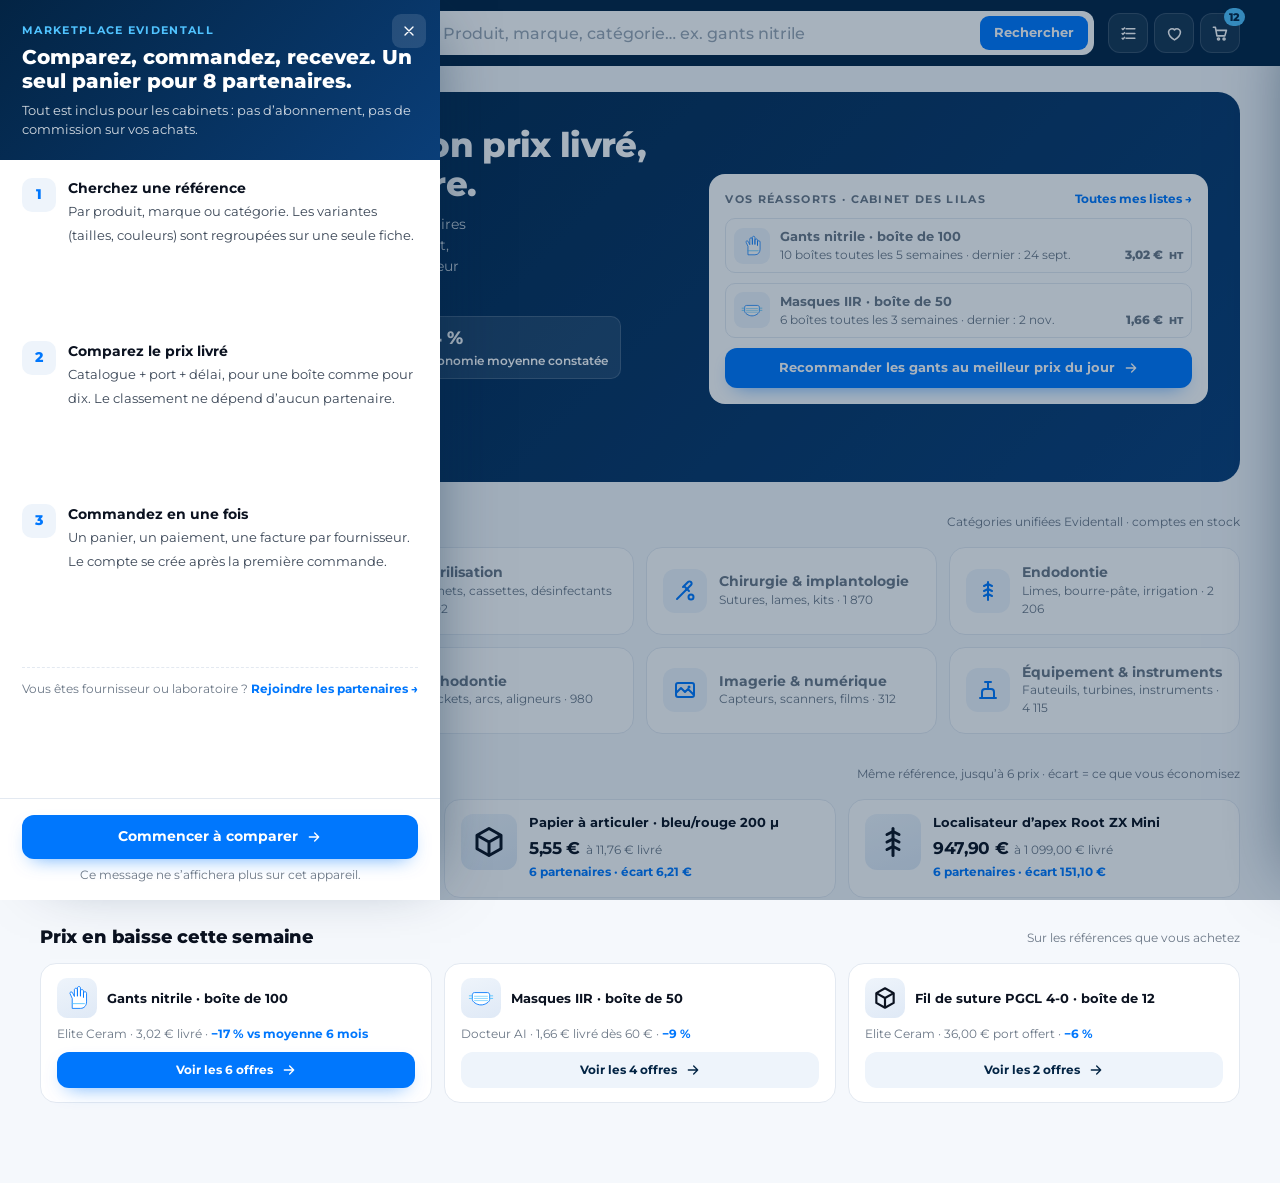
<file: prototypes/archive/marketplace-proto-v4.html>
<!doctype html>
<html lang="fr">
<head>
<meta charset="utf-8">
<meta name="viewport" content="width=device-width,initial-scale=1">
<title>Evidentall · Marketplace — prototype v4 (listes, alertes, comparateur matériel, partenaire)</title>
<link rel="preconnect" href="https://fonts.googleapis.com">
<link href="https://fonts.googleapis.com/css2?family=Montserrat:wght@400;500;600;700;800&display=swap" rel="stylesheet">
<style>
:root{
  --p:#0077fd;--a:#50c3ff;--s:#032444;
  --ink:#0b1220;--ink2:#3a4656;--mute:#6b7786;
  --line:#e3e9f1;--bg:#f5f8fc;--card:#fff;
  --ok:#0077fd;
  --r:14px;--r2:22px;
  --sh:0 1px 2px rgba(3,36,68,.05),0 10px 30px -14px rgba(3,36,68,.18);
}
*{box-sizing:border-box;margin:0;padding:0}
[hidden]{display:none!important}
html{scroll-behavior:smooth}
body{font-family:Montserrat,system-ui,sans-serif;background:var(--bg);color:var(--ink);line-height:1.5;-webkit-font-smoothing:antialiased}
button{font:inherit;cursor:pointer;border:0;background:none;color:inherit}
input{font:inherit}
a{color:inherit;text-decoration:none}
svg{display:block}
.sr{position:absolute;width:1px;height:1px;overflow:hidden;clip:rect(0 0 0 0)}

/* ---------- top bar ---------- */
.top{position:sticky;top:0;z-index:40;background:var(--s);color:#fff}
.top-in{max-width:1240px;margin:0 auto;padding:0 20px;height:66px;display:flex;align-items:center;gap:14px}
.home{display:inline-flex;align-items:center;gap:8px;height:40px;padding:0 14px 0 10px;border-radius:999px;background:rgba(255,255,255,.08);border:1px solid rgba(255,255,255,.14);font-weight:600;font-size:13px;white-space:nowrap;transition:background .2s,transform .2s}
.home:hover{background:rgba(255,255,255,.16);transform:translateX(-2px)}
.home svg{width:18px;height:18px}
.brand{display:flex;align-items:baseline;gap:8px;margin-left:6px;white-space:nowrap}
.brand b{font-weight:800;font-size:20px;letter-spacing:-.02em}
.brand b i{font-style:normal;color:var(--a)}
.brand span{font-size:11px;letter-spacing:.14em;text-transform:uppercase;color:rgba(255,255,255,.6);font-weight:600}
.search{flex:1;display:flex;align-items:center;height:44px;background:#fff;border-radius:12px;padding:0 6px 0 14px;color:var(--ink);min-width:0;margin-left:10px}
.search svg{width:18px;height:18px;color:var(--mute);flex:none}
.search input{flex:1;border:0;outline:0;height:100%;padding:0 10px;min-width:0;font-weight:500}
.search input::placeholder{color:#9aa6b4}
.search button{height:34px;padding:0 14px;border-radius:9px;background:var(--p);color:#fff;font-weight:700;font-size:13px}
.tools{display:flex;gap:6px}
.tool{position:relative;width:40px;height:40px;border-radius:12px;display:grid;place-items:center;background:rgba(255,255,255,.08);border:1px solid rgba(255,255,255,.14)}
.tool svg{width:19px;height:19px}
.tool .n{position:absolute;top:-6px;right:-6px;min-width:18px;height:18px;padding:0 5px;border-radius:9px;background:var(--a);color:var(--s);font-size:11px;font-weight:800;display:grid;place-items:center;transform:scale(0);transition:transform .25s cubic-bezier(.3,1.6,.5,1)}
.tool .n.on{transform:scale(1)}

/* ---------- layout ---------- */
.wrap{max-width:1240px;margin:0 auto;padding:22px 20px 80px}
.crumb{font-size:13px;color:var(--mute);display:flex;gap:8px;align-items:center;flex-wrap:wrap}
.crumb b{color:var(--ink);font-weight:600}
.view{display:none}.view.on{display:block}

/* ---------- results header ---------- */
.rh{display:flex;align-items:flex-end;justify-content:space-between;gap:16px;margin:14px 0 18px;flex-wrap:wrap}
.rh h1{font-size:26px;font-weight:800;letter-spacing:-.02em;line-height:1.15}
.rh h1 small{display:block;font-size:14px;color:var(--mute);font-weight:500;margin-top:4px}
.seg{display:inline-flex;background:#e8eef6;border-radius:999px;padding:3px;position:relative}
.seg button{position:relative;z-index:1;height:32px;padding:0 16px;border-radius:999px;font-weight:700;font-size:13px;color:var(--ink2);transition:color .2s}
.seg button[aria-pressed=true]{color:#fff}
.seg::before{content:"";position:absolute;top:3px;left:3px;width:calc(50% - 3px);height:32px;border-radius:999px;background:var(--s);transition:transform .25s cubic-bezier(.4,0,.2,1)}
.seg.ttc::before{transform:translateX(100%)}
.seg-wrap{display:flex;align-items:center;gap:10px;font-size:12px;color:var(--mute)}

/* radar */
.radar{background:linear-gradient(135deg,var(--s),#0a3e78);color:#fff;border-radius:var(--r2);padding:20px 22px;display:grid;grid-template-columns:1fr auto;gap:18px;align-items:center;margin-bottom:20px}
.radar .t{font-size:12px;letter-spacing:.12em;text-transform:uppercase;color:var(--a);font-weight:700}
.radar h2{font-size:18px;font-weight:700;margin:4px 0 12px}
.rng{position:relative;height:8px;border-radius:4px;background:rgba(255,255,255,.14);margin:22px 0 8px}
.rng i{position:absolute;top:0;bottom:0;border-radius:4px;background:linear-gradient(90deg,var(--a),var(--p))}
.rng b{position:absolute;top:-24px;transform:translateX(-50%);font-size:12px;font-weight:700;white-space:nowrap}
.rng em{position:absolute;top:-4px;width:16px;height:16px;border-radius:50%;background:#fff;border:3px solid var(--p);transform:translateX(-50%);box-shadow:0 0 0 4px rgba(80,195,255,.25)}
.rng-l{display:flex;justify-content:space-between;font-size:11px;color:rgba(255,255,255,.65)}
.radar .note{font-size:13px;color:rgba(255,255,255,.85);max-width:560px}
.radar .k{display:flex;flex-direction:column;align-items:flex-end;gap:4px;text-align:right}
.radar .k b{font-size:30px;font-weight:800;letter-spacing:-.02em}
.radar .k span{font-size:12px;color:rgba(255,255,255,.7)}
.pill{display:inline-flex;align-items:center;gap:6px;height:26px;padding:0 10px;border-radius:999px;font-size:11px;font-weight:700}
.pill.good{background:rgba(80,195,255,.18);color:#dff4ff}

/* cards */
.grid{display:grid;grid-template-columns:repeat(3,1fr);gap:16px}
.card{background:var(--card);border:1px solid var(--line);border-radius:var(--r2);overflow:hidden;box-shadow:var(--sh);display:flex;flex-direction:column;transition:transform .25s,box-shadow .25s}
.card:hover{transform:translateY(-3px);box-shadow:0 2px 4px rgba(3,36,68,.05),0 24px 40px -18px rgba(0,119,253,.35)}
.card .img{position:relative;aspect-ratio:4/3;background:linear-gradient(160deg,#eef4fb,#dfe9f6);display:grid;place-items:center}
.card .img svg{width:46%;height:auto}
.card .fav{position:absolute;top:12px;right:12px;width:34px;height:34px;border-radius:10px;background:#fff;display:grid;place-items:center;color:var(--mute);box-shadow:var(--sh)}
.card .fav svg{width:17px;height:17px}
.card .fav.on{color:var(--p)}
.card .fav.on svg{fill:var(--p)}
.tag{position:absolute;left:12px;top:12px;height:26px;padding:0 10px;border-radius:8px;background:var(--s);color:#fff;font-size:11px;font-weight:700;display:flex;align-items:center;gap:6px}
.tag.alt{background:#fff;color:var(--p)}
.card .bd{padding:16px 18px 18px;display:flex;flex-direction:column;gap:10px;flex:1}
.card h3{font-size:15px;font-weight:700;line-height:1.3}
.card .meta{font-size:12px;color:var(--mute);display:flex;gap:10px;flex-wrap:wrap}
.card .meta i{font-style:normal;display:inline-flex;align-items:center;gap:4px}
.card .meta svg{width:13px;height:13px}
.pr{display:flex;align-items:baseline;gap:6px;margin-top:auto}
.pr small{font-size:12px;color:var(--mute);font-weight:600}
.pr b{font-size:22px;font-weight:800;letter-spacing:-.02em}
.pr .u{font-size:12px;color:var(--mute)}
.pr .tax{font-size:11px;color:var(--mute);font-weight:600}
.pt{display:flex;align-items:center;gap:8px;font-size:12px;color:var(--ink2)}
.av{display:flex}
.av span{width:22px;height:22px;border-radius:50%;border:2px solid #fff;background:var(--s);color:#fff;font-size:9px;font-weight:800;display:grid;place-items:center;margin-left:-6px}
.av span:first-child{margin:0}
.btn{display:inline-flex;align-items:center;justify-content:center;gap:8px;height:44px;padding:0 18px;border-radius:12px;font-weight:700;font-size:14px;transition:transform .2s,box-shadow .2s,background .2s}
.btn svg{width:16px;height:16px}
.btn.p{background:var(--p);color:#fff;box-shadow:0 8px 20px -10px rgba(0,119,253,.7)}
.btn.p:hover{background:#0068e0;transform:translateY(-1px)}
.btn.g{background:#eef4fb;color:var(--s)}
.btn.g:hover{background:#e2ebf7}
.btn.o{border:1.5px solid var(--line);color:var(--s)}
.btn.o:hover{border-color:var(--p);color:var(--p)}
.btn.w{width:100%}
.card .act{display:flex;gap:8px}
.card .act .btn{flex:1;height:40px;font-size:13px}

/* ---------- sheet ---------- */
.back{display:inline-flex;align-items:center;gap:6px;color:var(--p);font-weight:700;font-size:13px;margin-bottom:14px}
.back svg{width:16px;height:16px}
.sheet{display:grid;grid-template-columns:1fr 360px;gap:22px;align-items:start}
.hero{background:#fff;border:1px solid var(--line);border-radius:var(--r2);padding:22px;display:grid;grid-template-columns:220px 1fr;gap:22px;box-shadow:var(--sh)}
.hero .img{aspect-ratio:1;border-radius:16px;background:linear-gradient(160deg,#eef4fb,#dfe9f6);display:grid;place-items:center}
.hero .img svg{width:60%}
.hero h1{font-size:24px;font-weight:800;letter-spacing:-.02em;line-height:1.2}
.hero .sub{color:var(--mute);font-size:13px;margin:6px 0 12px}
.chips{display:flex;flex-wrap:wrap;gap:6px;margin-bottom:14px}
.chip{height:28px;padding:0 10px;border-radius:8px;background:#eef4fb;color:var(--s);font-size:12px;font-weight:600;display:inline-flex;align-items:center;gap:6px}
.chip.sel{background:var(--s);color:#fff}
.hero .row{display:flex;gap:8px;flex-wrap:wrap}
.hero .row .btn{height:40px;font-size:13px}

.sec{margin-top:22px}
.sec-h{display:flex;align-items:center;justify-content:space-between;gap:12px;margin-bottom:12px;flex-wrap:wrap}
.sec-h h2{font-size:18px;font-weight:800;letter-spacing:-.01em}
.sec-h .hint{font-size:12px;color:var(--mute)}
.sort{display:inline-flex;gap:4px;background:#e8eef6;padding:3px;border-radius:10px}
.sort button{height:30px;padding:0 12px;border-radius:8px;font-size:12px;font-weight:700;color:var(--ink2)}
.sort button[aria-pressed=true]{background:#fff;color:var(--s);box-shadow:var(--sh)}

.offers{display:flex;flex-direction:column;gap:10px}
.of{background:#fff;border:1px solid var(--line);border-radius:16px;padding:14px 16px;display:grid;grid-template-columns:44px 1fr auto auto;gap:14px;align-items:center;transition:border-color .2s,box-shadow .2s;position:relative}
.of:hover{border-color:#c9dcf3;box-shadow:var(--sh)}
.of.best{border-color:var(--p);box-shadow:0 0 0 3px rgba(0,119,253,.12)}
.of.best::before{content:"Meilleur prix livré";position:absolute;top:-11px;left:14px;height:22px;padding:0 10px;border-radius:999px;background:var(--p);color:#fff;font-size:11px;font-weight:700;display:flex;align-items:center}
.of .lg{width:44px;height:44px;border-radius:12px;background:var(--s);color:#fff;display:grid;place-items:center;font-weight:800;font-size:13px}
.of .lg.a{background:#0a3e78}.of .lg.b{background:#0f5fb8}.of .lg.c{background:#1d4e89}
.of .who b{display:block;font-size:14px;font-weight:700}
.of .who span{font-size:12px;color:var(--mute);display:flex;gap:8px;flex-wrap:wrap;margin-top:2px}
.of .who span i{font-style:normal;display:inline-flex;align-items:center;gap:4px}
.of .who span svg{width:12px;height:12px}
.of .pz{text-align:right;min-width:150px}
.of .pz b{font-size:19px;font-weight:800;letter-spacing:-.02em;display:block}
.of .pz small{font-size:11px;color:var(--mute);display:block;font-weight:600}
.of .pz .d{display:inline-flex;align-items:center;height:20px;padding:0 7px;border-radius:6px;font-size:11px;font-weight:700;margin-top:4px;background:#eef4fb;color:var(--ink2)}
.of .pz .d.z{background:rgba(0,119,253,.1);color:var(--p)}
.of .btn{height:40px;padding:0 14px;font-size:13px}
.of .btn .sr{display:none}
.of.best .btn{background:var(--p);color:#fff}
.why{margin-top:10px;font-size:12px;color:var(--mute);display:flex;gap:6px;align-items:flex-start}
.why svg{width:14px;height:14px;flex:none;margin-top:2px;color:var(--p)}
.why button{color:var(--p);font-weight:700;text-decoration:underline;text-underline-offset:2px}

/* side */
.side{display:flex;flex-direction:column;gap:14px;position:sticky;top:84px}
.box{background:#fff;border:1px solid var(--line);border-radius:var(--r2);padding:18px;box-shadow:var(--sh)}
.box .t{font-size:11px;letter-spacing:.12em;text-transform:uppercase;color:var(--mute);font-weight:700;margin-bottom:8px}
.best-box{background:linear-gradient(135deg,var(--s),#0a3e78);color:#fff;border:0}
.best-box .t{color:var(--a)}
.best-box .big{display:flex;align-items:baseline;gap:6px}
.best-box .big b{font-size:34px;font-weight:800;letter-spacing:-.03em}
.best-box .big span{font-size:12px;color:rgba(255,255,255,.7)}
.best-box p{font-size:13px;color:rgba(255,255,255,.85);margin:4px 0 12px}
.best-box .btn{background:#fff;color:var(--s);width:100%}
.best-box .btn:hover{background:#eaf4ff}
.best-box .sv{margin-top:10px;font-size:12px;color:var(--a);font-weight:700;display:block;line-height:1.5}
.best-box .sv svg{width:14px;height:14px;display:inline-block;vertical-align:-2px;margin-right:4px}
.chart{margin:4px 0 6px}
.chart svg{width:100%;height:auto}
.verdict{display:flex;align-items:center;gap:10px;background:#eef4fb;border-radius:12px;padding:10px 12px;font-size:12px;color:var(--ink2)}
.verdict b{display:block;color:var(--s);font-size:13px}
.verdict .bl{width:34px;height:34px;border-radius:10px;background:var(--p);color:#fff;display:grid;place-items:center;flex:none}
.verdict .bl svg{width:18px;height:18px}
.alert{display:flex;gap:8px;margin-top:8px}
.alert .f{flex:1;display:flex;align-items:center;border:1.5px solid var(--line);border-radius:10px;height:42px;padding:0 10px;gap:6px;min-width:0}
.alert .f:focus-within{border-color:var(--p)}
.alert .f span{font-size:12px;color:var(--mute);font-weight:600;white-space:nowrap}
.alert input{border:0;outline:0;width:100%;min-width:0;font-weight:700}
.alert .btn{height:42px;padding:0 14px;font-size:13px}
.ok{font-size:12px;color:var(--p);font-weight:600;margin-top:8px;display:none}
.ok.on{display:block}
.re{display:flex;align-items:center;gap:12px}
.re .ic{width:40px;height:40px;border-radius:12px;background:#eef4fb;color:var(--p);display:grid;place-items:center;flex:none}
.re .ic svg{width:20px;height:20px}
.re b{font-size:13px;display:block}.re span{font-size:12px;color:var(--mute)}
.re .btn{margin-left:auto;height:36px;padding:0 12px;font-size:12px}

/* toast */
.toast{position:fixed;left:50%;bottom:24px;transform:translate(-50%,20px);background:var(--s);color:#fff;padding:12px 16px 12px 14px;border-radius:14px;font-size:13px;font-weight:600;display:flex;align-items:center;gap:10px;box-shadow:0 20px 40px -14px rgba(3,36,68,.5);opacity:0;pointer-events:none;transition:opacity .25s,transform .25s;z-index:50;max-width:calc(100vw - 32px)}
.toast.on{opacity:1;transform:translate(-50%,0)}
.toast .d{width:26px;height:26px;border-radius:8px;background:var(--p);display:grid;place-items:center;flex:none}
.toast svg{width:15px;height:15px}

/* reveal */
.rv{opacity:0;transform:translateY(10px);animation:rv .5s cubic-bezier(.2,.7,.2,1) forwards}
.rv:nth-child(2){animation-delay:.06s}.rv:nth-child(3){animation-delay:.12s}
@keyframes rv{to{opacity:1;transform:none}}
@media (prefers-reduced-motion:reduce){*{animation:none!important;transition:none!important}.rv{opacity:1;transform:none}}

/* ---------- responsive ---------- */
@media (max-width:1000px){
  .grid{grid-template-columns:repeat(2,1fr)}
  .sheet{grid-template-columns:1fr}
  .side{position:static}
}
@media (max-width:700px){
  .top-in{height:auto;padding:10px 14px;flex-wrap:wrap;gap:8px}
  .brand span{display:none}
  .brand{margin-left:auto}
  .tools{order:3}
  .search{order:4;flex:1 0 100%;margin:0;height:42px}
  .home{padding:0 12px 0 10px}
  .home .lbl{display:none}
  .wrap{padding:16px 14px 60px}
  .rh h1{font-size:21px}
  .radar{grid-template-columns:1fr;padding:18px}
  .radar .k{align-items:flex-start;text-align:left;flex-direction:row;align-items:baseline;gap:10px}
  .grid{grid-template-columns:1fr}
  .hero{grid-template-columns:1fr;padding:16px}
  .hero .img{max-width:200px;margin:0 auto}
  .of{grid-template-columns:40px 1fr;row-gap:10px;padding:14px}
  .of .pz{grid-column:1/3;text-align:left;display:flex;align-items:baseline;gap:10px;min-width:0;flex-wrap:wrap}
  .of .pz b{white-space:nowrap;font-size:20px}
  .of .pz .d{flex-basis:100%;width:max-content}
  .of .pz b{display:inline}.of .pz small{display:inline}
  .of .btn{grid-column:1/3;width:100%}
  .of .lg{width:40px;height:40px;font-size:12px}
  .of.best::before{left:12px}
}

/* ---------- v2 : mini-panier, tunnel ---------- */
.mc-bg{position:fixed;inset:0;background:rgba(3,36,68,.35);opacity:0;pointer-events:none;transition:opacity .25s;z-index:60}
.mc-bg.on{opacity:1;pointer-events:auto}
.mc{position:fixed;top:0;right:0;bottom:0;width:min(420px,100vw);background:#fff;z-index:61;transform:translateX(100%);transition:transform .3s cubic-bezier(.2,.7,.2,1);display:flex;flex-direction:column;box-shadow:-20px 0 60px -30px rgba(3,36,68,.5)}
.mc.on{transform:none}
.mc-h{display:flex;align-items:center;justify-content:space-between;padding:18px 20px;border-bottom:1px solid var(--line)}
.mc-h b{font-size:16px;font-weight:800}
.mc-h button{width:36px;height:36px;border-radius:10px;display:grid;place-items:center;color:var(--mute)}
.mc-h button:hover{background:#eef4fb;color:var(--s)}
.mc-h svg{width:18px;height:18px}
.mc-b{flex:1;overflow:auto;padding:14px 20px;display:flex;flex-direction:column;gap:10px}
.mc-f{padding:16px 20px;border-top:1px solid var(--line);display:grid;gap:10px}
.mc-f .row{display:flex;justify-content:space-between;font-size:14px}
.mc-f .row b{font-size:16px}
.mc-f .btn{height:46px}
.mc-added{background:#eef4fb;border-radius:12px;padding:10px 12px;font-size:13px;color:var(--s);display:flex;gap:8px;align-items:center}
.mc-added svg{width:16px;height:16px;color:var(--p)}
.line{display:grid;grid-template-columns:44px 1fr auto;gap:12px;align-items:center;padding:10px 0;border-bottom:1px solid var(--line)}
.line:last-child{border-bottom:0}
.line .th{width:44px;height:44px;border-radius:10px;background:linear-gradient(160deg,#eef4fb,#dfe9f6);display:grid;place-items:center}
.line .th svg{width:28px;height:28px}
.line .nm{font-size:13px;font-weight:600;line-height:1.3}
.line .sp{font-size:12px;color:var(--mute);margin-top:2px}
.line .pr{font-size:14px;font-weight:800;text-align:right;white-space:nowrap}
.qty{display:inline-flex;align-items:center;border:1.5px solid var(--line);border-radius:10px;height:34px}
.qty button{width:32px;height:100%;font-size:18px;color:var(--s);font-weight:600}
.qty button:hover{background:#eef4fb}
.qty span{min-width:28px;text-align:center;font-weight:700;font-size:13px}
.line .ctl{display:flex;align-items:center;gap:8px;margin-top:6px}
.line .rm{font-size:12px;color:var(--mute);text-decoration:underline;text-underline-offset:2px}
.line .rm:hover{color:#c62828}

/* steps */
.steps{display:flex;gap:6px;align-items:center;margin:4px 0 18px;flex-wrap:wrap}
.stp{display:inline-flex;align-items:center;gap:8px;font-size:13px;font-weight:600;color:var(--mute)}
.stp i{width:26px;height:26px;border-radius:50%;border:2px solid var(--line);display:grid;place-items:center;font-style:normal;font-size:12px;font-weight:800}
.stp.on{color:var(--s)}.stp.on i{background:var(--s);border-color:var(--s);color:#fff}
.stp.done{color:var(--p)}.stp.done i{background:var(--p);border-color:var(--p);color:#fff}
.stp.done i svg{width:14px;height:14px}
.sep{width:36px;height:2px;background:var(--line);margin:0 2px}
.sep.done{background:var(--p)}
.ck{display:grid;grid-template-columns:minmax(0,1fr) 360px;gap:22px;align-items:start}
.ck h1{font-size:24px;font-weight:800;letter-spacing:-.02em;margin-bottom:6px}
.ck .sub{color:var(--mute);font-size:13px;margin-bottom:16px}
.colis{background:#fff;border:1px solid var(--line);border-radius:var(--r2);overflow:hidden;margin-bottom:14px;box-shadow:var(--sh)}
.colis-h{display:grid;grid-template-columns:40px 1fr auto;gap:12px;align-items:center;padding:14px 18px;border-bottom:1px solid var(--line);background:#fafcfe}
.colis-h .lg{width:40px;height:40px;border-radius:11px;background:var(--s);color:#fff;display:grid;place-items:center;font-weight:800;font-size:12px}
.colis-h b{display:block;font-size:14px}
.colis-h span{font-size:12px;color:var(--mute);display:flex;gap:10px;flex-wrap:wrap}
.colis-h span i{font-style:normal;display:inline-flex;align-items:center;gap:4px}
.colis-h span svg{width:12px;height:12px}
.colis-h .tot{text-align:right;font-size:12px;color:var(--mute)}
.colis-h .tot b{font-size:15px}
.colis-b{padding:4px 18px}
.colis-f{padding:10px 18px 14px;display:flex;justify-content:space-between;align-items:center;gap:10px;flex-wrap:wrap;font-size:12px;color:var(--mute);border-top:1px solid var(--line)}
.nudge{display:inline-flex;align-items:center;gap:8px;background:#eef4fb;color:var(--s);border-radius:10px;padding:8px 10px;font-size:12px;font-weight:600}
.nudge svg{width:14px;height:14px;color:var(--p)}
.nudge.ok{background:rgba(0,119,253,.08);color:var(--p)}
.rec{position:sticky;top:84px}
.rec .box{padding:20px}
.rec .t{margin-bottom:12px}
.rec .row{display:flex;justify-content:space-between;font-size:14px;padding:6px 0;color:var(--ink2)}
.rec .row.tot{border-top:1px solid var(--line);margin-top:6px;padding-top:12px;color:var(--ink);font-weight:800;font-size:17px}
.rec .row.tot small{font-size:12px;color:var(--mute);font-weight:600;display:block}
.rec .btn{width:100%;height:50px;margin-top:12px;font-size:15px}
.rec .fine{font-size:12px;color:var(--mute);margin-top:10px;line-height:1.5}
.rec .fine b{color:var(--s)}
.trust{display:flex;gap:14px;flex-wrap:wrap;margin-top:12px;font-size:11.5px;color:var(--mute)}
.trust i{font-style:normal;display:inline-flex;align-items:center;gap:5px}
.trust svg{width:13px;height:13px;color:var(--p)}
.empty{background:#fff;border:1px dashed var(--line);border-radius:var(--r2);padding:40px;text-align:center;color:var(--mute)}
.empty .btn{margin-top:14px}

/* forms */
.fld{display:grid;gap:6px}
.fld label{font-size:12px;font-weight:700;color:var(--ink2);text-transform:uppercase;letter-spacing:.06em}
.fld input,.fld textarea{font:inherit;border:1.5px solid var(--line);border-radius:10px;height:44px;padding:0 12px;outline:0;background:#fff;font-weight:500}
.fld textarea{height:auto;padding:10px 12px;resize:vertical}
.fld input:focus,.fld textarea:focus{border-color:var(--p)}
.frm{display:grid;grid-template-columns:1fr 1fr;gap:12px}
.frm .full{grid-column:1/-1}
.card-opt{display:grid;grid-template-columns:22px 1fr auto;gap:12px;align-items:center;border:1.5px solid var(--line);border-radius:14px;padding:14px 16px;cursor:pointer;background:#fff;transition:border-color .2s,box-shadow .2s}
.card-opt:hover{border-color:#c9dcf3}
.card-opt.sel{border-color:var(--p);box-shadow:0 0 0 3px rgba(0,119,253,.12)}
.card-opt input{accent-color:var(--p);width:18px;height:18px;margin:0}
.card-opt b{display:block;font-size:14px}
.card-opt span{font-size:12px;color:var(--mute)}
.card-opt .pr{font-weight:800;font-size:14px;white-space:nowrap}
.opts{display:grid;gap:8px}
.addr{background:#fff;border:1px solid var(--line);border-radius:var(--r2);padding:18px;display:grid;gap:12px;box-shadow:var(--sh);margin-bottom:14px}
.addr h3{font-size:15px;font-weight:800;display:flex;justify-content:space-between;align-items:center}
.addr h3 button{font-size:12px;color:var(--p);font-weight:700}
.addr .who{display:grid;grid-template-columns:40px 1fr;gap:12px;align-items:start}
.addr .who .ic{width:40px;height:40px;border-radius:11px;background:#eef4fb;color:var(--p);display:grid;place-items:center}
.addr .who svg{width:20px;height:20px}
.addr .who b{font-size:14px;display:block}
.addr .who span{font-size:13px;color:var(--ink2);line-height:1.5}
.recap-l{display:grid;grid-template-columns:1fr auto;gap:4px 12px;font-size:13px;color:var(--ink2);padding:6px 0;border-bottom:1px solid var(--line)}
.recap-l:last-child{border-bottom:0}
.recap-l b{color:var(--ink)}
.recap-l .d{grid-column:1/-1;font-size:12px;color:var(--mute)}
.cgv{display:flex;gap:10px;align-items:flex-start;font-size:13px;color:var(--ink2);margin-top:12px}
.cgv input{margin-top:3px;accent-color:var(--p);width:18px;height:18px}
.err{font-size:12px;color:#c62828;font-weight:600;display:none;margin-top:6px}
.err.on{display:block}

/* done */
.dn{max-width:720px;margin:20px auto;text-align:center;display:grid;gap:18px}
.dn .big{width:72px;height:72px;border-radius:50%;background:var(--p);color:#fff;display:grid;place-items:center;margin:0 auto;box-shadow:0 16px 36px -14px rgba(0,119,253,.8)}
.dn .big svg{width:34px;height:34px}
.dn h1{font-size:26px;font-weight:800;letter-spacing:-.02em}
.dn p{color:var(--ink2);font-size:14px;max-width:52ch;margin:0 auto}
.dn .orders{display:grid;gap:10px;text-align:left;margin-top:6px}
.ord{background:#fff;border:1px solid var(--line);border-radius:16px;padding:14px 18px;display:grid;grid-template-columns:40px 1fr auto;gap:12px;align-items:center;box-shadow:var(--sh)}
.ord .lg{width:40px;height:40px;border-radius:11px;background:var(--s);color:#fff;display:grid;place-items:center;font-weight:800;font-size:12px}
.ord b{font-size:14px;display:block}.ord span{font-size:12px;color:var(--mute)}
.ord .st{font-size:12px;font-weight:700;color:var(--p);background:rgba(0,119,253,.08);padding:4px 10px;border-radius:999px;white-space:nowrap}
.dn .acts{display:flex;gap:10px;justify-content:center;flex-wrap:wrap}
.acct{background:linear-gradient(135deg,var(--s),#0a3e78);color:#fff;border-radius:18px;padding:20px;text-align:left;display:grid;grid-template-columns:1fr auto;gap:16px;align-items:center}
.acct b{display:block;font-size:15px}.acct span{font-size:13px;color:rgba(255,255,255,.8)}
.acct .btn{background:#fff;color:var(--s);height:42px;white-space:nowrap}

@media (max-width:1000px){.ck{grid-template-columns:1fr}.rec{position:static}}
@media (max-width:700px){
  .colis-h{grid-template-columns:40px 1fr}.colis-h .tot{grid-column:1/-1;text-align:left;display:flex;gap:8px;align-items:baseline}
  .frm{grid-template-columns:1fr}.steps{gap:4px}.sep{width:18px}.stp span{display:none}.stp.on span{display:inline}
  .acct{grid-template-columns:1fr}.line{grid-template-columns:44px 1fr}.line .pr{grid-column:2;text-align:left}
}

/* ---------- v3 : accueil, catégories, recherche ---------- */
.hm-hero{background:linear-gradient(135deg,var(--s),#0a3e78);color:#fff;border-radius:var(--r2);padding:34px 32px 30px;display:grid;grid-template-columns:minmax(0,1.1fr) minmax(0,.9fr);gap:28px;align-items:center;margin-top:4px}
.hm-hero h1{font-size:clamp(24px,3vw,34px);font-weight:800;letter-spacing:-.02em;line-height:1.15}
.hm-hero p{color:rgba(255,255,255,.82);font-size:14px;margin-top:10px;max-width:46ch}
.hm-hero .kpi{display:flex;gap:10px;flex-wrap:wrap;margin-top:18px}
.hm-hero .kpi span{background:rgba(255,255,255,.1);border:1px solid rgba(255,255,255,.16);border-radius:10px;padding:8px 12px;font-size:12px;font-weight:600}
.hm-hero .kpi b{display:block;font-size:18px;font-weight:800;letter-spacing:-.02em}
.hm-hero .quick{background:#fff;color:var(--ink);border-radius:16px;padding:16px;display:grid;gap:10px}
.hm-hero .quick .t{font-size:11px;letter-spacing:.12em;text-transform:uppercase;color:var(--mute);font-weight:700}
.qrow{display:grid;grid-template-columns:36px 1fr auto;gap:10px;align-items:center;padding:8px;border-radius:10px;border:1px solid var(--line);text-align:left;width:100%}
.qrow:hover{border-color:var(--p);background:#f7fbff}
.qrow .ic{width:36px;height:36px;border-radius:9px;background:#eef4fb;display:grid;place-items:center}
.qrow .ic svg{width:22px;height:22px}
.qrow b{font-size:13px;display:block}.qrow span{font-size:11.5px;color:var(--mute)}
.qrow .pr{font-size:13px;font-weight:800;white-space:nowrap}
.hsec{margin-top:26px}
.hsec .sec-h h2{font-size:18px}
.cats{display:grid;grid-template-columns:repeat(4,1fr);gap:12px}
.cat{background:#fff;border:1px solid var(--line);border-radius:16px;padding:16px;display:grid;grid-template-columns:44px 1fr;gap:12px;align-items:center;text-align:left;transition:transform .2s,box-shadow .2s,border-color .2s}
.cat:hover{transform:translateY(-2px);border-color:#c9dcf3;box-shadow:var(--sh)}
.cat .ic{width:44px;height:44px;border-radius:12px;background:#eef4fb;color:var(--p);display:grid;place-items:center}
.cat .ic svg{width:24px;height:24px}
.cat b{font-size:14px;display:block;line-height:1.25}.cat span{font-size:12px;color:var(--mute)}
.cat.dis{opacity:.55}
.multi{display:grid;grid-template-columns:repeat(3,1fr);gap:12px}
.mp{background:#fff;border:1px solid var(--line);border-radius:16px;padding:14px 16px;display:grid;grid-template-columns:56px 1fr;gap:12px;align-items:start;text-align:left}
.mp .th{width:56px;height:56px;border-radius:12px;background:linear-gradient(160deg,#eef4fb,#dfe9f6);display:grid;place-items:center}
.mp .th svg{width:36px;height:36px}
.mp b{font-size:13px;display:block;line-height:1.3}
.mp .rg{display:flex;align-items:baseline;gap:6px;margin-top:6px}
.mp .rg b{font-size:17px;letter-spacing:-.02em}
.mp .rg span{font-size:11.5px;color:var(--mute)}
.mp .bar{height:4px;border-radius:2px;background:#e8eef6;margin-top:8px;position:relative}
.mp .bar i{position:absolute;left:0;top:0;bottom:0;border-radius:2px;background:linear-gradient(90deg,var(--a),var(--p))}
.mp .np{font-size:11.5px;color:var(--p);font-weight:700;margin-top:6px}
.re-row{display:grid;grid-template-columns:repeat(3,1fr);gap:12px}
.re-c{background:#fff;border:1px solid var(--line);border-radius:16px;padding:14px 16px;display:grid;gap:8px}
.re-c .tp{display:flex;gap:10px;align-items:center}
.re-c .th{width:40px;height:40px;border-radius:10px;background:linear-gradient(160deg,#eef4fb,#dfe9f6);display:grid;place-items:center;flex:none}
.re-c .th svg{width:26px;height:26px}
.re-c b{font-size:13px;line-height:1.3}
.re-c .meta{font-size:11.5px;color:var(--mute)}
.re-c .btn{height:36px;font-size:12px}
.re-c .delta{font-size:11.5px;font-weight:700;color:var(--p)}

/* welcome panel (left) */
.wl-bg{position:fixed;inset:0;background:rgba(3,36,68,.35);z-index:70;opacity:0;pointer-events:none;transition:opacity .25s}
.wl-bg.on{opacity:1;pointer-events:auto}
.wl{position:fixed;top:0;left:0;bottom:0;width:min(440px,100vw);background:#fff;z-index:71;transform:translateX(-100%);transition:transform .3s cubic-bezier(.2,.7,.2,1);display:flex;flex-direction:column;box-shadow:20px 0 60px -30px rgba(3,36,68,.5)}
.wl.on{transform:none}
.wl-h{background:linear-gradient(135deg,var(--s),#0a3e78);color:#fff;padding:22px 22px 20px;position:relative}
.wl-h .eyebrow{font-size:11px;letter-spacing:.12em;text-transform:uppercase;color:var(--a);font-weight:700}
.wl-h h2{font-size:20px;font-weight:800;margin-top:6px;line-height:1.2}
.wl-h p{font-size:13px;color:rgba(255,255,255,.82);margin-top:8px}
.wl-h button{position:absolute;top:14px;right:14px;width:34px;height:34px;border-radius:9px;background:rgba(255,255,255,.12);color:#fff;display:grid;place-items:center}
.wl-h button svg{width:16px;height:16px}
.wl-b{padding:18px 22px;display:grid;gap:12px;overflow:auto;flex:1}
.wl-step{display:grid;grid-template-columns:34px 1fr;gap:12px;align-items:start}
.wl-step i{width:34px;height:34px;border-radius:10px;background:#eef4fb;color:var(--p);display:grid;place-items:center;font-style:normal;font-weight:800;font-size:14px}
.wl-step b{font-size:14px;display:block}.wl-step span{font-size:12.5px;color:var(--ink2);line-height:1.5}
.wl-f{padding:16px 22px;border-top:1px solid var(--line);display:grid;gap:8px}
.wl-f .btn{height:44px}
.wl-f small{font-size:11.5px;color:var(--mute);text-align:center}
.wl-sup{font-size:12px;color:var(--mute);border-top:1px dashed var(--line);padding-top:12px}
.wl-sup a{color:var(--p);font-weight:700}

/* search suggestions */
.search{position:relative}
.sug{position:absolute;top:calc(100% + 6px);left:0;right:0;background:#fff;border-radius:14px;box-shadow:0 20px 50px -20px rgba(3,36,68,.45);border:1px solid var(--line);padding:6px;display:none;z-index:45;color:var(--ink)}
.sug.on{display:block}
.sug .g{font-size:10.5px;letter-spacing:.1em;text-transform:uppercase;color:var(--mute);font-weight:700;padding:8px 10px 4px}
.sug button{display:grid;grid-template-columns:28px 1fr auto;gap:10px;align-items:center;width:100%;text-align:left;padding:8px 10px;border-radius:9px;font-size:13px}
.sug button:hover,.sug button.k{background:#eef4fb}
.sug button svg{width:16px;height:16px;color:var(--mute)}
.sug button em{font-style:normal;font-weight:700;color:var(--p)}
.sug button .n{font-size:11.5px;color:var(--mute)}
.sug mark{background:none;color:var(--ink);font-weight:800}

/* category page */
.cat-h{display:flex;align-items:flex-end;justify-content:space-between;gap:16px;margin:12px 0 16px;flex-wrap:wrap}
.cat-h h1{font-size:26px;font-weight:800;letter-spacing:-.02em}
.cat-h h1 small{display:block;font-size:13px;color:var(--mute);font-weight:500;margin-top:4px}
.sub-cats{display:flex;gap:8px;flex-wrap:wrap;margin-bottom:16px}
.sub-cats button{height:34px;padding:0 12px;border-radius:999px;background:#fff;border:1px solid var(--line);font-size:12.5px;font-weight:600;color:var(--ink2)}
.sub-cats button[aria-pressed=true]{background:var(--s);color:#fff;border-color:var(--s)}
.sub-cats button span{color:var(--mute);font-weight:500;margin-left:4px}
.sub-cats button[aria-pressed=true] span{color:rgba(255,255,255,.7)}
.catg{display:grid;grid-template-columns:260px minmax(0,1fr);gap:20px;align-items:start}
.fac{background:#fff;border:1px solid var(--line);border-radius:var(--r2);padding:16px;display:grid;gap:16px;position:sticky;top:84px}
.fac h3{font-size:12px;letter-spacing:.1em;text-transform:uppercase;color:var(--mute);font-weight:700;display:flex;justify-content:space-between}
.fac h3 button{font-size:11px;color:var(--p);text-transform:none;letter-spacing:0;font-weight:700}
.fac .grp{display:grid;gap:6px}
.fac .grp+.grp{margin-top:14px}
.fac .grp h4{font-size:12.5px;font-weight:700;color:var(--ink)}
.fo{display:grid;grid-template-columns:18px 1fr auto;gap:8px;align-items:center;font-size:13px;color:var(--ink2);padding:4px 2px;border-radius:6px;cursor:pointer}
.fo:hover{background:#f7fbff}
.fo input{accent-color:var(--p);width:16px;height:16px;margin:0}
.fo .n{font-size:11.5px;color:var(--mute);font-variant-numeric:tabular-nums}
.fo.dis{opacity:.45;cursor:default}
.fac .more{font-size:12px;color:var(--p);font-weight:700;text-align:left}
.fac-sm{display:none}
.catbar{display:flex;align-items:center;justify-content:space-between;gap:12px;flex-wrap:wrap;margin-bottom:12px}
.chips-a{display:flex;gap:6px;flex-wrap:wrap}
.chips-a button{height:28px;padding:0 10px;border-radius:999px;background:var(--s);color:#fff;font-size:12px;font-weight:600;display:inline-flex;align-items:center;gap:6px}
.chips-a button svg{width:12px;height:12px}
.chips-a .clr{background:none;color:var(--p)}
.sortsel{display:flex;align-items:center;gap:8px;font-size:12.5px;color:var(--mute)}
.sortsel select{font:inherit;font-weight:600;color:var(--ink);border:1.5px solid var(--line);border-radius:10px;height:36px;padding:0 10px;background:#fff}
.pgrid{display:grid;grid-template-columns:repeat(3,1fr);gap:14px}
.pc{background:#fff;border:1px solid var(--line);border-radius:var(--r2);overflow:hidden;box-shadow:var(--sh);display:flex;flex-direction:column;transition:transform .25s,box-shadow .25s;position:relative}
.pc:hover{transform:translateY(-3px)}
.pc .img{aspect-ratio:5/3;background:linear-gradient(160deg,#eef4fb,#dfe9f6);display:grid;place-items:center;position:relative}
.pc .img svg{width:38%;height:auto}
.pc .st{position:absolute;left:12px;top:12px;height:24px;padding:0 9px;border-radius:7px;font-size:11px;font-weight:700;display:flex;align-items:center;gap:5px;background:#fff;color:var(--s)}
.pc .st::before{content:"";width:7px;height:7px;border-radius:50%;background:var(--p)}
.pc .st.low::before{background:#b45309}.pc .st.out{color:var(--mute)}.pc .st.out::before{background:#9aa6b4}
.pc .fav{position:absolute;top:10px;right:10px;width:34px;height:34px;border-radius:10px;background:#fff;display:grid;place-items:center;color:var(--mute);opacity:0;transition:opacity .2s}
.pc:hover .fav,.pc .fav.on,.pc .fav:focus-visible{opacity:1}
.pc .fav svg{width:16px;height:16px}.pc .fav.on{color:var(--p)}.pc .fav.on svg{fill:var(--p)}
.pc .bd{padding:14px 16px 16px;display:flex;flex-direction:column;gap:8px;flex:1}
.pc h3{font-size:14px;font-weight:700;line-height:1.35}
.pc .pk{font-size:12px;color:var(--mute)}
.pc .pk b{color:var(--ink2);font-weight:600}
.pc .pr{margin-top:auto;display:flex;align-items:baseline;gap:6px;flex-wrap:wrap}
.pc .pr small{font-size:11px;color:var(--mute);font-weight:700;letter-spacing:.06em;text-transform:uppercase}
.pc .pr b{font-size:20px;font-weight:800;letter-spacing:-.02em}
.pc .pr .u{font-size:11.5px;color:var(--mute)}
.pc .np{display:flex;align-items:center;gap:8px;font-size:12px;color:var(--ink2)}
.pc .btn{height:40px;font-size:13px;width:100%}
.pc.out .btn{background:#eef4fb;color:var(--mute)}
.more-row{display:flex;justify-content:center;margin-top:18px}
.more-row .btn{min-width:240px}
.drawer-bg{position:fixed;inset:0;background:rgba(3,36,68,.35);z-index:60;opacity:0;pointer-events:none;transition:opacity .25s}
.drawer-bg.on{opacity:1;pointer-events:auto}
@media (max-width:1000px){.cats{grid-template-columns:repeat(2,1fr)}.multi,.re-row{grid-template-columns:repeat(2,1fr)}.pgrid{grid-template-columns:repeat(2,1fr)}.hm-hero{grid-template-columns:1fr}.catg{grid-template-columns:1fr}
  .fac{position:fixed;left:0;right:0;bottom:0;top:auto;max-height:80vh;overflow:auto;border-radius:20px 20px 0 0;z-index:61;transform:translateY(100%);visibility:hidden;transition:transform .3s cubic-bezier(.2,.7,.2,1),visibility 0s .3s}
  .fac.on{transform:none;visibility:visible;transition:transform .3s cubic-bezier(.2,.7,.2,1)}.fac-sm{display:inline-flex}
}
@media (max-width:700px){.pgrid{grid-template-columns:1fr}.multi,.re-row,.cats{grid-template-columns:1fr}.hm-hero{padding:22px 18px}.cat{padding:12px}.catbar{align-items:stretch}.sortsel{justify-content:space-between}}

/* ---------- v4 : listes, alertes, comparateur matériel, partenaire ---------- */
.tabs{display:inline-flex;gap:4px;background:#e8eef6;padding:3px;border-radius:12px;margin:8px 0 18px}
.tabs button{height:36px;padding:0 16px;border-radius:9px;font-size:13px;font-weight:700;color:var(--ink2)}
.tabs button[aria-pressed=true]{background:#fff;color:var(--s);box-shadow:var(--sh)}
.lists{display:grid;grid-template-columns:300px minmax(0,1fr);gap:20px;align-items:start}
.lnav{display:grid;gap:8px}
.lcard{background:#fff;border:1px solid var(--line);border-radius:16px;padding:14px 16px;display:grid;grid-template-columns:36px 1fr;gap:2px 12px;text-align:left;transition:border-color .2s,box-shadow .2s}
.lcard:hover{border-color:#c9dcf3;box-shadow:var(--sh)}
.lcard.sel{border-color:var(--p);box-shadow:0 0 0 3px rgba(0,119,253,.12)}
.lcard b{font-size:14px;grid-column:2}.lcard .n{font-size:12px;color:var(--mute);grid-column:2}.lcard .ic{grid-row:1/3;grid-column:1;width:36px;height:36px;border-radius:10px;background:#eef4fb;color:var(--p);display:grid;place-items:center;align-self:center}
.lcard .ic svg{width:18px;height:18px}
.lnew{border:1.5px dashed var(--line);border-radius:16px;padding:12px;font-size:13px;font-weight:700;color:var(--p);display:flex;gap:8px;align-items:center;justify-content:center}
.lnew svg{width:16px;height:16px}
.ldet{background:#fff;border:1px solid var(--line);border-radius:var(--r2);box-shadow:var(--sh);overflow:hidden}
.ldet-h{padding:18px 20px;border-bottom:1px solid var(--line);display:flex;justify-content:space-between;gap:12px;align-items:flex-start;flex-wrap:wrap}
.ldet-h h2{font-size:20px;font-weight:800;letter-spacing:-.02em}
.ldet-h p{font-size:12.5px;color:var(--mute);margin-top:3px}
.ldet-h .acts{display:flex;gap:8px;flex-wrap:wrap}
.ldet-h .btn{height:40px;font-size:13px}
.lsum{display:grid;grid-template-columns:repeat(3,1fr);border-bottom:1px solid var(--line)}
.lsum div{padding:12px 20px;border-right:1px solid var(--line)}
.lsum div:last-child{border-right:0}
.lsum small{display:block;font-size:11px;letter-spacing:.08em;text-transform:uppercase;color:var(--mute);font-weight:700}
.lsum b{font-size:18px;font-weight:800;letter-spacing:-.02em}
.lsum b.good{color:var(--p)}
.ll{display:grid;grid-template-columns:44px minmax(0,1.4fr) 110px 150px 150px auto;gap:12px;align-items:center;padding:12px 20px;border-bottom:1px solid var(--line);font-size:13px}
.ll:last-child{border-bottom:0}
.ll.head{font-size:10.5px;letter-spacing:.08em;text-transform:uppercase;color:var(--mute);font-weight:700;background:#fafcfe;padding:8px 20px}
.ll .th{width:44px;height:44px;border-radius:10px;background:linear-gradient(160deg,#eef4fb,#dfe9f6);display:grid;place-items:center}
.ll .th svg{width:26px;height:26px}
.ll .nm b{display:block;font-size:13px;line-height:1.3}
.ll .nm span{font-size:11.5px;color:var(--mute)}
.ll .last{color:var(--mute)}
.ll .best b{display:block;font-size:14px}
.ll .best span{font-size:11.5px;color:var(--mute)}
.ll .delta{font-size:11.5px;font-weight:700;color:var(--p)}
.ll .delta.up{color:#b45309}
.ll .btn{height:36px;font-size:12px;padding:0 12px}
.ll .rm{width:32px;height:32px;border-radius:8px;display:grid;place-items:center;color:var(--mute)}
.ll .rm:hover{background:#fdecec;color:#c62828}
.ll .rm svg{width:15px;height:15px}
.alerts{display:grid;gap:10px}
.al{background:#fff;border:1px solid var(--line);border-radius:16px;padding:14px 16px;display:grid;grid-template-columns:40px minmax(0,1fr) auto auto;gap:12px;align-items:center;box-shadow:var(--sh)}
.al .ic{width:40px;height:40px;border-radius:11px;background:#eef4fb;color:var(--p);display:grid;place-items:center}
.al .ic svg{width:18px;height:18px}
.al b{display:block;font-size:13.5px;overflow-wrap:anywhere}.al span{font-size:12px;color:var(--mute)}
.al .gauge{min-width:170px}
.al .gauge small{display:flex;justify-content:space-between;gap:8px;font-size:10.5px;color:var(--mute);margin-bottom:3px}
.al .gauge small span{white-space:nowrap}
.al .gauge .bar{height:6px;border-radius:3px;background:#e8eef6;position:relative}
.al .gauge .bar i{position:absolute;top:0;bottom:0;left:0;border-radius:3px;background:linear-gradient(90deg,var(--p),var(--a))}
.al .gauge .bar em{position:absolute;top:-3px;width:2px;height:12px;background:var(--s)}
.al .st{font-size:11px;font-weight:700;padding:4px 9px;border-radius:999px;background:#eef4fb;color:var(--s);white-space:nowrap}
.al .st.hit{background:rgba(0,119,253,.1);color:var(--p)}
.al .rm{width:32px;height:32px;border-radius:8px;display:grid;place-items:center;color:var(--mute)}
.al .rm svg{width:15px;height:15px}

/* compare equipment */
.cmp-h{display:flex;align-items:flex-end;justify-content:space-between;gap:14px;flex-wrap:wrap;margin:12px 0 14px}
.cmp-h h1{font-size:24px;font-weight:800;letter-spacing:-.02em}
.cmp-h p{font-size:13px;color:var(--mute);margin-top:4px;max-width:60ch}
.cmp-wrap{overflow-x:auto;border:1px solid var(--line);border-radius:var(--r2);background:#fff;box-shadow:var(--sh)}
.cmp{border-collapse:separate;border-spacing:0;width:100%;min-width:760px;font-size:13px}
.cmp th,.cmp td{padding:12px 16px;border-bottom:1px solid var(--line);vertical-align:top;text-align:left}
.cmp th:first-child,.cmp td:first-child{width:190px;background:#fafcfe;font-size:11.5px;letter-spacing:.06em;text-transform:uppercase;color:var(--mute);font-weight:700;position:sticky;left:0;z-index:1}
.cmp thead th{background:#fff;border-bottom:2px solid var(--line);vertical-align:bottom}
.cmp .prod{display:grid;gap:8px;min-width:200px}
.cmp .prod .th{height:96px;border-radius:12px;background:linear-gradient(160deg,#eef4fb,#dfe9f6);display:grid;place-items:center;position:relative}
.cmp .prod .th svg{width:64px;height:64px}
.cmp .prod .th .x{position:absolute;top:8px;right:8px;width:26px;height:26px;border-radius:7px;background:#fff;display:grid;place-items:center;color:var(--mute)}
.cmp .prod .th .x svg{width:13px;height:13px}
.cmp .prod b{font-size:14px;font-weight:700;line-height:1.3;text-transform:none;letter-spacing:0}
.cmp .prod span{font-size:12px;color:var(--mute);font-weight:500;text-transform:none;letter-spacing:0}
.cmp td.best{background:rgba(0,119,253,.06);font-weight:700;color:var(--s)}
.cmp td .tag-b{display:inline-block;font-size:10px;font-weight:800;letter-spacing:.06em;text-transform:uppercase;color:var(--p);margin-left:6px}
.cmp td.price b{font-size:20px;font-weight:800;letter-spacing:-.02em;display:block}
.cmp td.price span{font-size:12px;color:var(--mute);display:block}
.cmp td .btn{height:40px;width:100%;font-size:13px;margin-top:8px}
.cmp tr.sec td{background:#fafcfe;font-size:11px;letter-spacing:.08em;text-transform:uppercase;font-weight:800;color:var(--s);padding:8px 16px}
.cmp .ok{color:var(--p);font-weight:700;display:inline;font-size:13px;margin:0}
.cmp .ko{color:var(--mute)}
.cmp-add{display:grid;gap:8px;min-width:200px;border:1.5px dashed var(--line);border-radius:12px;padding:14px;text-align:center;color:var(--mute);font-size:12px;font-weight:600}
.cmp-add .btn{height:36px;font-size:12px}
.cmp-note{font-size:12px;color:var(--mute);margin-top:10px;display:flex;gap:6px;align-items:flex-start}
.cmp-note svg{width:14px;height:14px;color:var(--p);flex:none;margin-top:2px}
.cmp-only{display:flex;align-items:center;gap:8px;font-size:12.5px;color:var(--ink2)}
.cmp-only input{accent-color:var(--p);width:16px;height:16px}

/* partner */
.pt-hero{background:#fff;border:1px solid var(--line);border-radius:var(--r2);padding:22px;display:grid;grid-template-columns:72px minmax(0,1fr) auto;gap:18px;align-items:center;box-shadow:var(--sh)}
.pt-hero .lg{width:72px;height:72px;border-radius:18px;background:var(--s);color:#fff;display:grid;place-items:center;font-weight:800;font-size:22px}
.pt-hero h1{font-size:22px;font-weight:800;letter-spacing:-.02em}
.pt-hero p{font-size:13px;color:var(--mute);margin-top:4px}
.pt-hero .facts{display:flex;gap:16px;flex-wrap:wrap;margin-top:10px}
.pt-hero .facts span{font-size:12.5px;color:var(--ink2);display:inline-flex;align-items:center;gap:6px}
.pt-hero .facts svg{width:14px;height:14px;color:var(--p)}
.pt-hero .acts{display:grid;gap:8px}
.pt-hero .acts .btn{height:40px;font-size:13px}
.pt-kpis{display:grid;grid-template-columns:repeat(4,1fr);gap:12px;margin-top:14px}
.pt-k{background:#fff;border:1px solid var(--line);border-radius:14px;padding:14px 16px}
.pt-k small{display:block;font-size:11px;letter-spacing:.08em;text-transform:uppercase;color:var(--mute);font-weight:700}
.pt-k b{font-size:20px;font-weight:800;letter-spacing:-.02em}
.pt-k span{font-size:12px;color:var(--mute);display:block}
.pt-k .stars{color:var(--p);display:inline-flex;gap:1px;vertical-align:-2px}
.pt-k .stars svg{width:14px;height:14px;fill:currentColor}
.pt-cond{background:#fff;border:1px solid var(--line);border-radius:var(--r2);padding:18px 20px;margin-top:14px;display:grid;grid-template-columns:repeat(3,1fr);gap:16px}
.pt-cond div{font-size:13px;color:var(--ink2)}
.pt-cond b{display:block;font-size:11px;letter-spacing:.08em;text-transform:uppercase;color:var(--mute);font-weight:700;margin-bottom:4px}
.pt-cats{display:flex;gap:8px;flex-wrap:wrap;margin-top:14px}
.pt-cats button{height:34px;padding:0 12px;border-radius:999px;background:#fff;border:1px solid var(--line);font-size:12.5px;font-weight:600;color:var(--ink2)}
.pt-cats button span{color:var(--mute);margin-left:4px;font-weight:500}
@media (max-width:1000px){.lists{grid-template-columns:1fr}.lsum{grid-template-columns:1fr 1fr 1fr}.pt-kpis{grid-template-columns:repeat(2,1fr)}.pt-cond{grid-template-columns:1fr}.pt-hero{grid-template-columns:56px 1fr}.pt-hero .acts{grid-column:1/-1;grid-template-columns:1fr 1fr}.pt-hero .lg{width:56px;height:56px;font-size:18px}}
@media (max-width:700px){.ll{grid-template-columns:44px 1fr auto;row-gap:6px}.ll.head{display:none}.ll .last{display:none}.ll .best{grid-column:2}.ll .btn{grid-column:2}.ll .rm{grid-column:3;grid-row:1}.lsum{grid-template-columns:1fr}.lsum div{border-right:0;border-bottom:1px solid var(--line)}.al{grid-template-columns:40px minmax(0,1fr) auto auto;gap:8px}.al>div{min-width:0}.al .gauge{min-width:0}.al b{white-space:normal}.cmp thead th{position:static}.tabs{width:100%}.tabs button{flex:1;padding:0 8px}}
</style>
</head>
<body>

<svg width="0" height="0" style="position:absolute" aria-hidden="true">
  <symbol id="i-home" viewBox="0 0 24 24" fill="none" stroke="currentColor" stroke-width="2" stroke-linecap="round" stroke-linejoin="round"><path d="M3 11.5 12 4l9 7.5"/><path d="M5 10.5V20h14v-9.5"/><path d="M10 20v-5h4v5"/></symbol>
  <symbol id="i-search" viewBox="0 0 24 24" fill="none" stroke="currentColor" stroke-width="2" stroke-linecap="round"><circle cx="11" cy="11" r="7"/><path d="m20 20-3.8-3.8"/></symbol>
  <symbol id="i-heart" viewBox="0 0 24 24" fill="none" stroke="currentColor" stroke-width="2" stroke-linejoin="round"><path d="M12 20s-7.5-4.6-7.5-10A4.3 4.3 0 0 1 12 7.4 4.3 4.3 0 0 1 19.5 10c0 5.4-7.5 10-7.5 10Z"/></symbol>
  <symbol id="i-cart" viewBox="0 0 24 24" fill="none" stroke="currentColor" stroke-width="2" stroke-linecap="round" stroke-linejoin="round"><path d="M3 4h2.5l2 11h10l2-7H7"/><circle cx="9.5" cy="19" r="1.3"/><circle cx="16.5" cy="19" r="1.3"/></symbol>
  <symbol id="i-truck" viewBox="0 0 24 24" fill="none" stroke="currentColor" stroke-width="2" stroke-linecap="round" stroke-linejoin="round"><path d="M3 7h11v9H3z"/><path d="M14 10h4l3 3v3h-7"/><circle cx="7" cy="18" r="1.6"/><circle cx="17.5" cy="18" r="1.6"/></symbol>
  <symbol id="i-box" viewBox="0 0 24 24" fill="none" stroke="currentColor" stroke-width="2" stroke-linejoin="round"><path d="m12 3 8 4.5v9L12 21l-8-4.5v-9L12 3Z"/><path d="M4 7.5 12 12l8-4.5M12 12v9"/></symbol>
  <symbol id="i-check" viewBox="0 0 24 24" fill="none" stroke="currentColor" stroke-width="2.2" stroke-linecap="round" stroke-linejoin="round"><path d="m5 12.5 4.5 4.5L19 7.5"/></symbol>
  <symbol id="i-arrow" viewBox="0 0 24 24" fill="none" stroke="currentColor" stroke-width="2" stroke-linecap="round" stroke-linejoin="round"><path d="M5 12h14M13 6l6 6-6 6"/></symbol>

  <symbol id="i-cat-conso" viewBox="0 0 24 24" fill="none" stroke="currentColor" stroke-width="2" stroke-linejoin="round" stroke-linecap="round"><path d="M7 20V9l-3-4c-.6-.8 0-2 1-2h14c1 0 1.6 1.2 1 2l-3 4v11"/><path d="M7 13h10"/></symbol>
  <symbol id="i-cat-chir" viewBox="0 0 24 24" fill="none" stroke="currentColor" stroke-width="2" stroke-linecap="round" stroke-linejoin="round"><path d="m4 20 9-9"/><path d="m13 11 5-5a2.1 2.1 0 0 0-3-3l-5 5"/><path d="M12 8l4 4"/><circle cx="18" cy="18" r="2.5"/></symbol>
  <symbol id="i-cat-endo" viewBox="0 0 24 24" fill="none" stroke="currentColor" stroke-width="2" stroke-linecap="round" stroke-linejoin="round"><path d="M12 3v18"/><path d="M8 7l4-2 4 2M8 12l4-2 4 2M8 17l4-2 4 2"/></symbol>
  <symbol id="i-cat-proth" viewBox="0 0 24 24" fill="none" stroke="currentColor" stroke-width="2" stroke-linejoin="round"><path d="M12 3C8 3 5 6 5 10c0 3 2 4 2 8 0 1.5 1 2.5 2 2.5s1.5-1 2-3c.3-1 1.7-1 2 0 .5 2 1 3 2 3s2-1 2-2.5c0-4 2-5 2-8 0-4-3-7-7-7Z"/></symbol>
  <symbol id="i-cat-imag" viewBox="0 0 24 24" fill="none" stroke="currentColor" stroke-width="2" stroke-linejoin="round"><rect x="3" y="5" width="18" height="14" rx="2"/><path d="M3 15l5-5 4 4 3-3 6 6"/><circle cx="16" cy="9" r="1.5" fill="currentColor" stroke="none"/></symbol>
  <symbol id="i-cat-ortho" viewBox="0 0 24 24" fill="none" stroke="currentColor" stroke-width="2" stroke-linecap="round" stroke-linejoin="round"><path d="M4 12c0-4 3.6-7 8-7s8 3 8 7"/><path d="M4 12h16"/><path d="M6 12v3M10 12v3M14 12v3M18 12v3"/></symbol>
  <symbol id="i-cat-equip" viewBox="0 0 24 24" fill="none" stroke="currentColor" stroke-width="2" stroke-linecap="round" stroke-linejoin="round"><path d="M4 20h16"/><path d="M6 20v-6a3 3 0 0 1 3-3h6a3 3 0 0 1 3 3v6"/><path d="M12 11V4"/><path d="M9 4h6"/></symbol>
  <symbol id="i-cat-ster" viewBox="0 0 24 24" fill="none" stroke="currentColor" stroke-width="2" stroke-linecap="round" stroke-linejoin="round"><rect x="3" y="7" width="18" height="12" rx="2"/><circle cx="12" cy="13" r="3"/><path d="M7 4h10"/></symbol>
  <symbol id="i-mask" viewBox="0 0 120 120" fill="none"><path d="M20 45c0-6 5-10 10-10h60c5 0 10 4 10 10v22c0 10-20 25-40 25S20 77 20 67V45Z" fill="#fff" stroke="#0077fd" stroke-width="4"/><path d="M20 50H6M20 62H6M100 50h14M100 62h14" stroke="#50c3ff" stroke-width="4" stroke-linecap="round"/><path d="M30 52h60M30 62h60M30 72h60" stroke="#50c3ff" stroke-width="3" stroke-linecap="round"/></symbol>
  <symbol id="i-sliders" viewBox="0 0 24 24" fill="none" stroke="currentColor" stroke-width="2" stroke-linecap="round"><path d="M4 7h10M18 7h2M4 17h4M12 17h8"/><circle cx="16" cy="7" r="2"/><circle cx="10" cy="17" r="2"/></symbol>

  <symbol id="i-list" viewBox="0 0 24 24" fill="none" stroke="currentColor" stroke-width="2" stroke-linecap="round" stroke-linejoin="round"><path d="M9 6h11M9 12h11M9 18h11"/><path d="m4 6 1 1 2-2M4 12l1 1 2-2M4 18l1 1 2-2"/></symbol>
  <symbol id="i-autoclave" viewBox="0 0 120 120" fill="none"><rect x="14" y="26" width="92" height="68" rx="12" fill="#fff" stroke="#0077fd" stroke-width="4"/><circle cx="48" cy="60" r="20" stroke="#0077fd" stroke-width="4"/><circle cx="48" cy="60" r="9" fill="#50c3ff"/><rect x="78" y="42" width="16" height="6" rx="3" fill="#50c3ff"/><rect x="78" y="56" width="16" height="6" rx="3" fill="#50c3ff"/><rect x="78" y="70" width="10" height="6" rx="3" fill="#032444"/></symbol>
  <symbol id="i-star-o" viewBox="0 0 24 24" fill="none" stroke="currentColor" stroke-width="2" stroke-linejoin="round"><path d="m12 3 2.7 5.6 6.1.8-4.4 4.3 1.1 6.1L12 17l-5.5 2.8 1.1-6.1L3.2 9.4l6.1-.8L12 3Z"/></symbol>
  <symbol id="i-plus" viewBox="0 0 24 24" fill="none" stroke="currentColor" stroke-width="2.2" stroke-linecap="round"><path d="M12 5v14M5 12h14"/></symbol>
  <symbol id="i-trash" viewBox="0 0 24 24" fill="none" stroke="currentColor" stroke-width="2" stroke-linecap="round" stroke-linejoin="round"><path d="M4 7h16M9 7V4h6v3M6 7l1 13h10l1-13"/></symbol>
  <symbol id="i-x" viewBox="0 0 24 24" fill="none" stroke="currentColor" stroke-width="2" stroke-linecap="round"><path d="M6 6l12 12M18 6 6 18"/></symbol>
  <symbol id="i-back" viewBox="0 0 24 24" fill="none" stroke="currentColor" stroke-width="2" stroke-linecap="round" stroke-linejoin="round"><path d="M19 12H5M11 6l-6 6 6 6"/></symbol>
  <symbol id="i-bell" viewBox="0 0 24 24" fill="none" stroke="currentColor" stroke-width="2" stroke-linecap="round" stroke-linejoin="round"><path d="M6 16V11a6 6 0 0 1 12 0v5l1.5 2h-15L6 16Z"/><path d="M10 20.5a2 2 0 0 0 4 0"/></symbol>
  <symbol id="i-info" viewBox="0 0 24 24" fill="none" stroke="currentColor" stroke-width="2" stroke-linecap="round"><circle cx="12" cy="12" r="9"/><path d="M12 11v5M12 8h.01"/></symbol>
  <symbol id="i-down" viewBox="0 0 24 24" fill="none" stroke="currentColor" stroke-width="2" stroke-linecap="round" stroke-linejoin="round"><path d="M4 7l6 6 4-4 6 6"/><path d="M15 15h5v-5"/></symbol>
  <symbol id="i-redo" viewBox="0 0 24 24" fill="none" stroke="currentColor" stroke-width="2" stroke-linecap="round" stroke-linejoin="round"><path d="M20 12a8 8 0 1 1-2.5-5.8"/><path d="M20 4v5h-5"/></symbol>
  <symbol id="i-star" viewBox="0 0 24 24" fill="currentColor"><path d="m12 3 2.7 5.6 6.1.8-4.4 4.3 1.1 6.1L12 17l-5.5 2.8 1.1-6.1L3.2 9.4l6.1-.8L12 3Z"/></symbol>
  <symbol id="i-glove" viewBox="0 0 120 120" fill="none"><path d="M38 108V62L28 40c-2-4 1-8 5-8s6 2 7 5l8 16V22c0-4 3-7 7-7s7 3 7 7v30-38c0-4 3-7 7-7s7 3 7 7v38V28c0-4 3-7 7-7s7 3 7 7v30-20c0-4 3-7 7-7s7 3 7 7v40c0 16-10 30-28 30H38Z" fill="#fff" stroke="#0077fd" stroke-width="4" stroke-linejoin="round"/><path d="M38 86h56" stroke="#50c3ff" stroke-width="4" stroke-linecap="round"/></symbol>
  <symbol id="i-glove-dark" viewBox="0 0 120 120" fill="none"><path d="M38 108V62L28 40c-2-4 1-8 5-8s6 2 7 5l8 16V22c0-4 3-7 7-7s7 3 7 7v30-38c0-4 3-7 7-7s7 3 7 7v38V28c0-4 3-7 7-7s7 3 7 7v30-20c0-4 3-7 7-7s7 3 7 7v40c0 16-10 30-28 30H38Z" fill="#032444" stroke="#032444" stroke-width="4" stroke-linejoin="round"/><path d="M38 86h56" stroke="#50c3ff" stroke-width="4" stroke-linecap="round"/></symbol>
  <symbol id="i-glove-long" viewBox="0 0 120 120" fill="none"><path d="M38 116V62L28 40c-2-4 1-8 5-8s6 2 7 5l8 16V22c0-4 3-7 7-7s7 3 7 7v30-38c0-4 3-7 7-7s7 3 7 7v38V28c0-4 3-7 7-7s7 3 7 7v30-20c0-4 3-7 7-7s7 3 7 7v48c0 16-10 30-28 30H38Z" fill="#fff" stroke="#0077fd" stroke-width="4" stroke-linejoin="round"/><path d="M38 86h56M38 100h56" stroke="#50c3ff" stroke-width="4" stroke-linecap="round"/></symbol>
</svg>

<header class="top">
  <div class="top-in">
    <a class="home" href="#accueil" data-go="home" title="Accueil du marketplace"><svg><use href="#i-home"/></svg><span class="lbl">Accueil</span></a>
    <div class="brand"><b>evident<i>all</i></b><span>Marketplace</span></div>
    <form class="search" role="search" onsubmit="return false">
      <svg><use href="#i-search"/></svg>
      <input id="q" type="search" value="" placeholder="Produit, marque, catégorie… ex. gants nitrile" aria-label="Rechercher un produit" autocomplete="off">
      <button type="submit">Rechercher</button>
      <div class="sug" id="sug" role="listbox"></div>
    </form>
    <div class="tools">
      <button class="tool" aria-label="Mes listes" data-go="lists" title="Mes listes et alertes"><svg><use href="#i-list"/></svg><span class="n" id="nlist">3</span></button>
      <button class="tool" aria-label="Favoris"><svg><use href="#i-heart"/></svg><span class="n" id="nfav">0</span></button>
      <button class="tool" aria-label="Panier" data-open-cart><svg><use href="#i-cart"/></svg><span class="n" id="ncart">0</span></button>
    </div>
  </div>
</header>

<main class="wrap">


<!-- ========== HOME ========== -->
<section class="view on" id="view-home">
  <div class="hm-hero">
    <div>
      <h1>Le bon produit, au bon prix livré, chez le bon partenaire.</h1>
      <p>Evidentall compare pour vous les offres de 8 partenaires sur une même référence : prix catalogue, frais de port, délai. Vous commandez en une fois, chaque fournisseur vous facture.</p>
      <div class="kpi"><span><b>2 340</b>produits comparables chez 2 partenaires ou plus</span><span><b>−14 %</b>d’économie moyenne constatée</span><span><b>8</b>partenaires · 1 panier</span></div>
    </div>
    <div class="quick">
      <button type="button" class="t" data-go="lists" style="text-align:left;display:flex;justify-content:space-between;align-items:center;width:100%">Vos réassorts · cabinet des Lilas <span style="color:var(--p);letter-spacing:0;text-transform:none;font-size:12px">Toutes mes listes →</span></button>
      <button class="qrow" data-go="sheet"><span class="ic"><svg><use href="#i-glove"/></svg></span><span><b>Gants nitrile · boîte de 100</b><span>10 boîtes toutes les 5 semaines · dernier : 24 sept.</span></span><span class="pr"><span class="money" data-v="3.02">3,02 €</span> <span class="taxlbl" style="font-size:10px;color:var(--mute)">HT</span></span></button>
      <button class="qrow" data-toast="Prototype : fiche masques à venir"><span class="ic"><svg><use href="#i-mask"/></svg></span><span><b>Masques IIR · boîte de 50</b><span>6 boîtes toutes les 3 semaines · dernier : 2 nov.</span></span><span class="pr"><span class="money" data-v="1.66">1,66 €</span> <span class="taxlbl" style="font-size:10px;color:var(--mute)">HT</span></span></button>
      <button class="btn p" data-cart="Elite Ceram" data-pid="gants-jet-100" data-pname="Gants d’examen nitrile non poudrés · boîte de 100" data-unit="3.02" data-qty="10" style="height:40px;font-size:13px">Recommander les gants au meilleur prix du jour <svg><use href="#i-arrow"/></svg></button>
    </div>
  </div>

  <div class="hsec">
    <div class="sec-h"><h2>Parcourir par catégorie</h2><span class="hint">Catégories unifiées Evidentall · comptes en stock</span></div>
    <div class="cats">
      <button class="cat" data-cat="conso"><span class="ic"><svg><use href="#i-cat-conso"/></svg></span><span><b>Consommables &amp; hygiène</b><span>Gants, masques, champs, bavettes · 2 418</span></span></button>
      <button class="cat" data-cat="ster"><span class="ic"><svg><use href="#i-cat-ster"/></svg></span><span><b>Stérilisation</b><span>Sachets, cassettes, désinfectants · 1 102</span></span></button>
      <button class="cat" data-cat="chir"><span class="ic"><svg><use href="#i-cat-chir"/></svg></span><span><b>Chirurgie &amp; implantologie</b><span>Sutures, lames, kits · 1 870</span></span></button>
      <button class="cat" data-cat="endo"><span class="ic"><svg><use href="#i-cat-endo"/></svg></span><span><b>Endodontie</b><span>Limes, bourre-pâte, irrigation · 2 206</span></span></button>
      <button class="cat" data-cat="proth"><span class="ic"><svg><use href="#i-cat-proth"/></svg></span><span><b>Prothèse &amp; laboratoire</b><span>Empreintes, cires, résines · 3 540</span></span></button>
      <button class="cat" data-cat="ortho"><span class="ic"><svg><use href="#i-cat-ortho"/></svg></span><span><b>Orthodontie</b><span>Brackets, arcs, aligneurs · 980</span></span></button>
      <button class="cat" data-cat="imag"><span class="ic"><svg><use href="#i-cat-imag"/></svg></span><span><b>Imagerie &amp; numérique</b><span>Capteurs, scanners, films · 312</span></span></button>
      <button class="cat" data-cat="equip"><span class="ic"><svg><use href="#i-cat-equip"/></svg></span><span><b>Équipement &amp; instruments</b><span>Fauteuils, turbines, instruments · 4 115</span></span></button>
    </div>
  </div>

  <div class="hsec">
    <div class="sec-h"><h2>Chez plusieurs partenaires</h2><span class="hint">Même référence, jusqu’à 6 prix · écart = ce que vous économisez</span></div>
    <div class="multi">
      <button class="mp" data-go="sheet"><span class="th"><svg><use href="#i-glove"/></svg></span><span><b>Gants nitrile non poudrés · boîte de 100</b><span class="rg"><b class="money" data-v="3.02">3,02 €</b><span>à <span class="money" data-v="3.60">3,60 €</span> livré</span></span><span class="bar"><i style="width:84%"></i></span><span class="np">6 partenaires · écart 0,58 €</span></span></button>
      <button class="mp" data-toast="Prototype : fiche Papier à articuler"><span class="th"><svg><use href="#i-box"/></svg></span><span><b>Papier à articuler · bleu/rouge 200 µ</b><span class="rg"><b class="money" data-v="5.55">5,55 €</b><span>à <span class="money" data-v="11.76">11,76 €</span> livré</span></span><span class="bar"><i style="width:47%"></i></span><span class="np">6 partenaires · écart 6,21 €</span></span></button>
      <button class="mp" data-toast="Prototype : fiche Root ZX Mini"><span class="th"><svg><use href="#i-cat-endo"/></svg></span><span><b>Localisateur d’apex Root ZX Mini</b><span class="rg"><b class="money" data-v="947.90">947,90 €</b><span>à <span class="money" data-v="1099.00">1 099,00 €</span> livré</span></span><span class="bar"><i style="width:86%"></i></span><span class="np">6 partenaires · écart 151,10 €</span></span></button>
    </div>
  </div>

  <div class="hsec">
    <div class="sec-h"><h2>Prix en baisse cette semaine</h2><span class="hint">Sur les références que vous achetez</span></div>
    <div class="re-row">
      <div class="re-c"><div class="tp"><span class="th"><svg><use href="#i-glove"/></svg></span><b>Gants nitrile · boîte de 100</b></div><div class="meta">Elite Ceram · <span class="money" data-v="3.02">3,02 €</span> livré · <span class="delta">−17 % vs moyenne 6 mois</span></div><button class="btn p" data-go="sheet">Voir les 6 offres <svg><use href="#i-arrow"/></svg></button></div>
      <div class="re-c"><div class="tp"><span class="th"><svg><use href="#i-mask"/></svg></span><b>Masques IIR · boîte de 50</b></div><div class="meta">Docteur AI · <span class="money" data-v="1.66">1,66 €</span> livré dès 60 € · <span class="delta">−9 %</span></div><button class="btn g" data-toast="Prototype : fiche masques à venir">Voir les 4 offres <svg><use href="#i-arrow"/></svg></button></div>
      <div class="re-c"><div class="tp"><span class="th"><svg><use href="#i-box"/></svg></span><b>Fil de suture PGCL 4-0 · boîte de 12</b></div><div class="meta">Elite Ceram · <span class="money" data-v="36.00">36,00 €</span> port offert · <span class="delta">−6 %</span></div><button class="btn g" data-toast="Prototype : fiche sutures à venir">Voir les 2 offres <svg><use href="#i-arrow"/></svg></button></div>
    </div>
  </div>
</section>

<!-- ========== CATEGORY ========== -->
<section class="view" id="view-cat">
  <nav class="crumb" aria-label="Fil d’Ariane"><a href="#accueil" data-go="home">Marketplace</a> <span>›</span> <b id="catName">Consommables &amp; hygiène</b></nav>
  <div class="cat-h"><h1 id="catTitle">Consommables &amp; hygiène <small id="catCount">—</small></h1>
    <div class="seg-wrap"><span>Afficher les prix</span><div class="seg seg2" role="group" aria-label="Affichage HT ou TTC"><button type="button" data-tax="ht" aria-pressed="true">HT</button><button type="button" data-tax="ttc" aria-pressed="false">TTC</button></div></div>
  </div>
  <div class="sub-cats" id="subCats"></div>
  <div class="catg">
    <aside class="fac" id="fac" aria-label="Filtres">
      <h3>Filtres <button type="button" data-clear-f>Tout effacer</button></h3>
      <div id="facBody"></div>
      <button class="btn p fac-sm" data-close-f style="height:42px">Voir les résultats</button>
    </aside>
    <div>
      <div class="catbar">
        <div class="chips-a" id="chipsA"></div>
        <div class="sortsel"><button class="btn o fac-sm" data-open-f style="height:36px;font-size:12px;padding:0 12px"><svg><use href="#i-sliders"/></svg> Filtres <span id="facN"></span></button><label for="sortSel">Trier</label><select id="sortSel"><option value="rel">Pertinence</option><option value="liv">Prix livré croissant</option><option value="unit">Prix unitaire croissant</option><option value="delay">Délai le plus court</option><option value="np">Le plus de partenaires</option></select></div>
      </div>
      <div class="pgrid" id="pgrid"></div>
      <div class="more-row" id="moreRow"></div>
    </div>
  </div>
  <div class="drawer-bg" id="facBg"></div>
</section>


<!-- ========== LISTS & ALERTS ========== -->
<section class="view" id="view-lists">
  <nav class="crumb" aria-label="Fil d’Ariane"><a href="#accueil" data-go="home">Marketplace</a> <span>›</span> <b>Mes listes &amp; alertes</b></nav>
  <div class="cat-h"><h1>Mes listes &amp; alertes <small>Cabinet dentaire des Lilas · partagées avec 3 membres</small></h1></div>
  <div class="tabs" role="tablist"><button type="button" role="tab" aria-pressed="true" data-ltab="lists">Listes de réassort</button><button type="button" role="tab" aria-pressed="false" data-ltab="alerts">Alertes prix <span id="alN" class="mute"></span></button></div>
  <div id="ltab-lists" class="lists">
    <div class="lnav" id="lnav"></div>
    <div class="ldet" id="ldet"></div>
  </div>
  <div id="ltab-alerts" hidden>
    <p class="mute" style="font-size:13px;margin-bottom:12px">On vous écrit dès que le meilleur prix livré passe sous votre seuil. Les alertes sont liées au cabinet, pas à l’appareil.</p>
    <div class="alerts" id="alerts"></div>
  </div>
</section>

<!-- ========== EQUIPMENT COMPARE ========== -->
<section class="view" id="view-compare">
  <nav class="crumb" aria-label="Fil d’Ariane"><a href="#accueil" data-go="home">Marketplace</a> <span>›</span> <span>Équipement &amp; instruments</span> <span>›</span> <b>Autoclaves classe B</b></nav>
  <div class="cmp-h"><div><h1>Comparer 3 autoclaves classe B</h1><p>Le comparateur côte à côte ne s’applique qu’au matériel, et uniquement entre produits de la même sous-catégorie. Les meilleures valeurs sont surlignées.</p></div><label class="cmp-only"><input type="checkbox" id="cmpDiff"> N’afficher que les différences</label></div>
  <div class="cmp-wrap"><table class="cmp" id="cmpT"></table></div>
  <p class="cmp-note"><svg><use href="#i-info"/></svg><span>Prix livré = prix catalogue + livraison + installation si incluse, pour une adresse en France métropolitaine. Les fiches techniques viennent des fabricants ; signalez une erreur depuis la fiche produit.</span></p>
</section>

<!-- ========== PARTNER ========== -->
<section class="view" id="view-partner">
  <nav class="crumb" aria-label="Fil d’Ariane"><a href="#accueil" data-go="home">Marketplace</a> <span>›</span> <span>Partenaires</span> <span>›</span> <b>Elite Ceram – Dental Groupe</b></nav>
  <div class="pt-hero" style="margin-top:12px">
    <div class="lg">EC</div>
    <div><h1>Elite Ceram – Dental Groupe</h1><p>Distributeur généraliste · Montreuil (93) · partenaire Evidentall depuis mars 2026</p>
      <div class="facts"><span><svg><use href="#i-truck"/></svg>Port offert dès la 1ʳᵉ boîte</span><span><svg><use href="#i-check"/></svg>Expédie sous 48 h ouvrées</span><span><svg><use href="#i-check"/></svg>Retours sous 30 jours</span><span><svg><use href="#i-check"/></svg>Facture dans votre espace</span></div></div>
    <div class="acts"><button class="btn p" data-go="cat">Voir ses 5 221 produits <svg><use href="#i-arrow"/></svg></button><button class="btn o" data-toast="Prototype : messagerie intégrée">Poser une question</button></div>
  </div>
  <div class="pt-kpis">
    <div class="pt-k"><small>Délai constaté</small><b>1,8 j</b><span>médiane sur 90 jours · 412 colis</span></div>
    <div class="pt-k"><small>Commandes conformes</small><b>98,6 %</b><span>sans réclamation</span></div>
    <div class="pt-k"><small>Avis cabinets</small><b>4,7<span class="stars"><svg><use href="#i-star"/></svg><svg><use href="#i-star"/></svg><svg><use href="#i-star"/></svg><svg><use href="#i-star"/></svg><svg><use href="#i-star"/></svg></span></b><span>127 avis vérifiés après livraison</span></div>
    <div class="pt-k"><small>Meilleur prix livré</small><b>31 %</b><span>des références comparables</span></div>
  </div>
  <div class="pt-cond">
    <div><b>Livraison</b>Port offert sans minimum · Express 24 h : 9,90 € HT · Colissimo / Chronopost</div>
    <div><b>Paiement</b>Carte, SEPA, virement à 30 jours pour les cabinets vérifiés</div>
    <div><b>Service</b>Hotline 9 h–18 h · retours 30 jours · SAV matériel sur site en Île-de-France</div>
  </div>
  <div class="hsec"><div class="sec-h"><h2>Ses catégories</h2></div>
    <div class="pt-cats"><button type="button" data-go="cat">Consommables &amp; hygiène <span>1 240</span></button><button type="button" data-toast="Prototype">Chirurgie &amp; implantologie <span>860</span></button><button type="button" data-toast="Prototype">Endodontie <span>712</span></button><button type="button" data-toast="Prototype">Prothèse &amp; laboratoire <span>1 105</span></button><button type="button" data-toast="Prototype">Stérilisation <span>398</span></button><button type="button" data-go="compare">Équipement <span>906</span></button></div></div>
  <div class="hsec"><div class="sec-h"><h2>Ses meilleurs prix du moment</h2><span class="hint">Références où Elite Ceram est le moins cher livré</span></div>
    <div class="re-row">
      <div class="re-c"><div class="tp"><span class="th"><svg><use href="#i-glove"/></svg></span><b>Gants nitrile · boîte de 100</b></div><div class="meta"><span class="money" data-v="3.02">3,02 €</span> livré · <span class="delta">le moins cher des 6</span></div><button class="btn p" data-go="sheet">Voir l’offre <svg><use href="#i-arrow"/></svg></button></div>
      <div class="re-c"><div class="tp"><span class="th"><svg><use href="#i-box"/></svg></span><b>Fil de suture PGCL 4-0 · boîte de 12</b></div><div class="meta"><span class="money" data-v="36.00">36,00 €</span> port offert · <span class="delta">le moins cher des 2</span></div><button class="btn g" data-toast="Prototype">Voir l’offre <svg><use href="#i-arrow"/></svg></button></div>
      <div class="re-c"><div class="tp"><span class="th"><svg><use href="#i-box"/></svg></span><b>Papier à articuler 200 µ</b></div><div class="meta"><span class="money" data-v="5.55">5,55 €</span> livré · <span class="delta">le moins cher des 6</span></div><button class="btn g" data-toast="Prototype">Voir l’offre <svg><use href="#i-arrow"/></svg></button></div>
    </div></div>
</section>

<!-- ========== RESULTS ========== -->
<section class="view" id="view-results">
  <nav class="crumb" aria-label="Fil d’Ariane"><a href="#accueil" data-go="home">Marketplace</a> <span>›</span> <a href="#categorie-consommables" data-go="cat">Consommables &amp; hygiène</a> <span>›</span> <b>Recherche « gants nitrile »</b></nav>

  <div class="rh">
    <h1>Gants nitrile <small>3 produits · 6 partenaires comparés · prix mis à jour ce matin</small></h1>
    <div class="seg-wrap">
      <span>Afficher les prix</span>
      <div class="seg" id="seg" role="group" aria-label="Affichage HT ou TTC">
        <button type="button" data-tax="ht" aria-pressed="true">HT</button>
        <button type="button" data-tax="ttc" aria-pressed="false">TTC</button>
      </div>
    </div>
  </div>

  <div class="radar">
    <div>
      <div class="t">Fourchette du marché · boîte de 100 gants nitrile</div>
      <h2>Entre <span class="money" data-v="2.56">2,56 €</span> et <span class="money" data-v="3.43">3,43 €</span> selon le partenaire</h2>
      <div class="rng">
        <i style="left:0;right:0"></i>
        <b style="left:0%">2,56 €</b><em style="left:0%"></em>
        <b style="left:53%">3,02 € livré</b><em style="left:53%;border-color:var(--a)"></em>
        <b style="left:100%">3,43 €</b><em style="left:100%"></em>
      </div>
      <div class="rng-l"><span>le moins cher</span><span>le plus cher</span></div>
      <p class="note">Le prix affiché ne fait pas tout : avec les frais de port, le partenaire le moins cher au catalogue n’est pas forcément le moins cher chez vous. On vous montre les deux.</p>
    </div>
    <div class="k">
      <span class="pill good"><svg width="12" height="12"><use href="#i-down"/></svg> −17 % vs moyenne 6 mois</span>
      <b>−0,87 €</b>
      <span>d’écart par boîte entre le plus cher et le moins cher</span>
    </div>
  </div>

  <div class="grid">

    <article class="card rv">
      <div class="img">
        <span class="tag">6 partenaires</span>
        <button class="fav" aria-label="Ajouter aux favoris" data-fav><svg><use href="#i-heart"/></svg></button>
        <svg><use href="#i-glove"/></svg>
      </div>
      <div class="bd">
        <h3>Gants d’examen nitrile non poudrés · boîte de 100</h3>
        <div class="meta"><i>Bleu</i><i>S · M · L · XL</i><i><svg><use href="#i-check"/></svg>Sans latex</i></div>
        <div class="pt"><span class="av"><span>DG</span><span>DA</span><span>EC</span><span>+3</span></span> à partir de</div>
        <div class="pr"><b class="money" data-v="2.56">2,56 €</b><span class="u">/ boîte</span><span class="tax">HT</span></div>
        <div class="act">
          <button class="btn p" data-open-sheet>Comparer les 6 offres <svg><use href="#i-arrow"/></svg></button>
        </div>
      </div>
    </article>

    <article class="card rv">
      <div class="img">
        <span class="tag alt">4 partenaires</span>
        <button class="fav" aria-label="Ajouter aux favoris" data-fav><svg><use href="#i-heart"/></svg></button>
        <svg><use href="#i-glove-dark"/></svg>
      </div>
      <div class="bd">
        <h3>Gants nitrile noirs renforcés · boîte de 100</h3>
        <div class="meta"><i>Noir</i><i>S · M · L</i><i><svg><use href="#i-check"/></svg>Sans latex</i></div>
        <div class="pt"><span class="av"><span>DA</span><span>EC</span><span>DS</span><span>+1</span></span> à partir de</div>
        <div class="pr"><b class="money" data-v="3.15">3,15 €</b><span class="u">/ boîte</span><span class="tax">HT</span></div>
        <div class="act">
          <button class="btn g" data-toast="Bientôt : fiche des gants noirs">Comparer les 4 offres <svg><use href="#i-arrow"/></svg></button>
        </div>
      </div>
    </article>

    <article class="card rv">
      <div class="img">
        <span class="tag alt">2 partenaires</span>
        <button class="fav" aria-label="Ajouter aux favoris" data-fav><svg><use href="#i-heart"/></svg></button>
        <svg><use href="#i-glove-long"/></svg>
      </div>
      <div class="bd">
        <h3>Gants nitrile manchette longue 30 cm · boîte de 50</h3>
        <div class="meta"><i>Bleu</i><i>M · L</i><i><svg><use href="#i-check"/></svg>Sans latex</i></div>
        <div class="pt"><span class="av"><span>EC</span><span>DS</span></span> à partir de</div>
        <div class="pr"><b class="money" data-v="6.90">6,90 €</b><span class="u">/ boîte</span><span class="tax">HT</span></div>
        <div class="act">
          <button class="btn g" data-toast="Bientôt : fiche des gants manchette longue">Comparer les 2 offres <svg><use href="#i-arrow"/></svg></button>
        </div>
      </div>
    </article>

  </div>
</section>

<!-- ========== OFFER SHEET ========== -->
<section class="view" id="view-sheet">
  <button class="back" data-back><svg><use href="#i-back"/></svg> Retour aux gants nitrile</button>

  <div class="sheet">
    <div>
      <div class="hero">
        <div class="img"><svg><use href="#i-glove"/></svg></div>
        <div>
          <h1>Gants d’examen nitrile non poudrés · boîte de 100</h1>
          <p class="sub">Référence suivie par Evidentall depuis 6 mois · 6 partenaires proposent ce produit</p>
          <div class="chips">
            <span class="chip">Taille :</span>
            <button class="chip" data-size>S</button><button class="chip sel" data-size>M</button><button class="chip" data-size>L</button><button class="chip" data-size>XL</button>
          </div>
          <div class="chips"><span class="chip">Nitrile</span><span class="chip">Sans poudre</span><span class="chip">Sans latex</span><span class="chip">CE · EN 455</span><span class="chip">Bleu</span></div>
          <div class="row">
            <button class="btn o" data-toast="Produit suivi : vous serez prévenu(e) si le prix bouge."><svg><use href="#i-bell"/></svg> Suivre ce produit</button>
            <button class="btn o" data-fav><svg><use href="#i-heart"/></svg> Favori</button>
          </div>
        </div>
      </div>

      <div class="sec">
        <div class="sec-h">
          <h2>6 offres pour ce produit</h2>
          <div class="sort" role="group" aria-label="Trier">
            <button type="button" aria-pressed="true" data-sort="livre">Prix livré</button>
            <button type="button" aria-pressed="false" data-sort="cat">Prix catalogue</button>
          </div>
        </div>

        <div class="offers" id="offers">

          <div class="of best" data-pcat="3.02" data-liv="3.02">
            <div class="lg c">EC</div>
            <div class="who"><b><button type="button" data-go="partner" style="font:inherit;font-weight:700;color:inherit;text-decoration:underline;text-underline-offset:3px;text-decoration-color:var(--a)">Elite Ceram</button></b><span><i><svg><use href="#i-truck"/></svg>Port offert</i><i>Livré sous 48 h</i><i>S · M · L</i></span></div>
            <div class="pz"><b class="money" data-v="3.02">3,02 €</b><small>livré · <span class="money" data-v="3.02">3,02 €</span> catalogue</small><span class="d z">Le moins cher chez vous</span></div>
            <button class="btn" data-cart="Elite Ceram" data-pid="gants-jet-100" data-pname="Gants d’examen nitrile non poudrés · boîte de 100" data-unit="3.02">Ajouter <svg><use href="#i-cart"/></svg></button>
          </div>

          <div class="of" data-pcat="2.75" data-liv="3.25">
            <div class="lg b">DA</div>
            <div class="who"><b>Docteur AI</b><span><i><svg><use href="#i-truck"/></svg>Port 4,90 € · offert dès 60 €</i><i>Livré sous 72 h</i><i>S · M · L · XL</i></span></div>
            <div class="pz"><b class="money" data-v="3.25">3,25 €</b><small>livré · <span class="money" data-v="2.75">2,75 €</span> catalogue</small><span class="d">+ 0,23 € / boîte</span></div>
            <button class="btn g" data-cart="Docteur AI" data-pid="gants-jet-100" data-pname="Gants d’examen nitrile non poudrés · boîte de 100" data-unit="2.75">Ajouter <svg><use href="#i-cart"/></svg></button>
          </div>

          <div class="of" data-pcat="2.98" data-liv="3.38">
            <div class="lg a">DP</div>
            <div class="who"><b>Dentalpro</b><span><i><svg><use href="#i-truck"/></svg>Port 3,90 €</i><i>Livré sous 48 h</i><i>M · L</i></span></div>
            <div class="pz"><b class="money" data-v="3.38">3,38 €</b><small>livré · <span class="money" data-v="2.98">2,98 €</span> catalogue</small><span class="d">+ 0,36 € / boîte</span></div>
            <button class="btn g" data-cart="Dentalpro" data-pid="gants-jet-100" data-pname="Gants d’examen nitrile non poudrés · boîte de 100" data-unit="2.98">Ajouter <svg><use href="#i-cart"/></svg></button>
          </div>

          <div class="of" data-pcat="3.43" data-liv="3.43">
            <div class="lg">DS</div>
            <div class="who"><b>Docteur Strong</b><span><i><svg><use href="#i-truck"/></svg>Port offert</i><i>Livré sous 24 h</i><i>S · M · L · XL</i></span></div>
            <div class="pz"><b class="money" data-v="3.43">3,43 €</b><small>livré · <span class="money" data-v="3.43">3,43 €</span> catalogue</small><span class="d">+ 0,41 € / boîte</span></div>
            <button class="btn g" data-cart="Docteur Strong" data-pid="gants-jet-100" data-pname="Gants d’examen nitrile non poudrés · boîte de 100" data-unit="3.43">Ajouter <svg><use href="#i-cart"/></svg></button>
          </div>

          <div class="of" data-pcat="3.10" data-liv="3.60">
            <div class="lg b">MD</div>
            <div class="who"><b>Médi-Dent</b><span><i><svg><use href="#i-truck"/></svg>Port 4,90 €</i><i>Livré sous 72 h</i><i>M · L</i></span></div>
            <div class="pz"><b class="money" data-v="3.60">3,60 €</b><small>livré · <span class="money" data-v="3.10">3,10 €</span> catalogue</small><span class="d">+ 0,58 € / boîte</span></div>
            <button class="btn g" data-cart="Médi-Dent" data-pid="gants-jet-100" data-pname="Gants d’examen nitrile non poudrés · boîte de 100" data-unit="3.10">Ajouter <svg><use href="#i-cart"/></svg></button>
          </div>

          <div class="of" data-pcat="2.56" data-liv="9.46">
            <div class="lg a">DG</div>
            <div class="who"><b>Dental Good Deal</b><span><i><svg><use href="#i-truck"/></svg>Port 6,90 € · offert dès 150 €</i><i>Livré sous 5 j</i><i>M · L</i></span></div>
            <div class="pz"><b class="money" data-v="9.46">9,46 €</b><small>livré (1 boîte) · <span class="money" data-v="2.56">2,56 €</span> catalogue</small><span class="d">Intéressant dès 150 € de commande</span></div>
            <button class="btn g" data-cart="Dental Good Deal" data-pid="gants-jet-100" data-pname="Gants d’examen nitrile non poudrés · boîte de 100" data-unit="2.56">Ajouter <svg><use href="#i-cart"/></svg></button>
          </div>

        </div>

        <p class="why"><svg><use href="#i-info"/></svg><span>Le prix livré est calculé pour une boîte, taille M, livrée en France métropolitaine. Les partenaires ne paient pas pour apparaître en premier : <button type="button" data-toast="Le classement suit uniquement le prix livré, puis le délai.">comment est fait ce classement ?</button></span></p>
      </div>
    </div>

    <aside class="side">
      <div class="box best-box">
        <div class="t">Meilleur prix livré · 1 boîte, taille M</div>
        <div class="big"><b class="money" data-v="3.02">3,02 €</b><span>HT · chez Elite Ceram</span></div>
        <p>Port offert, livré sous 48 h. Le catalogue le moins cher (Dental Good Deal) revient à <span class="money" data-v="9.46">9,46 €</span> pour une boîte seule.</p>
        <button class="btn" data-cart="Elite Ceram" data-pid="gants-jet-100" data-pname="Gants d’examen nitrile non poudrés · boîte de 100" data-unit="3.02">Ajouter au panier <svg><use href="#i-cart"/></svg></button>
        <div class="sv"><svg><use href="#i-check"/></svg> Vous économisez <span class="money" data-v="0.41">0,41 €</span> par boîte vs l’offre la plus chère</div>
      </div>

      <div class="box">
        <div class="t">Prix sur 6 mois · meilleur prix livré</div>
        <div class="chart">
          <svg viewBox="0 0 320 120" aria-label="Évolution du prix sur six mois">
            <defs><linearGradient id="gf" x1="0" x2="0" y1="0" y2="1"><stop offset="0" stop-color="#0077fd" stop-opacity=".22"/><stop offset="1" stop-color="#0077fd" stop-opacity="0"/></linearGradient></defs>
            <g stroke="#e3e9f1" stroke-dasharray="3 4"><line x1="0" y1="20" x2="320" y2="20"/><line x1="0" y1="55" x2="320" y2="55"/><line x1="0" y1="90" x2="320" y2="90"/></g>
            <path d="M10 48 L62 42 L114 60 L166 36 L218 72 L270 80 L310 86 L310 120 L10 120 Z" fill="url(#gf)"/>
            <path d="M10 48 L62 42 L114 60 L166 36 L218 72 L270 80 L310 86" fill="none" stroke="#0077fd" stroke-width="2.5" stroke-linejoin="round" stroke-linecap="round"/>
            <line x1="10" y1="62" x2="310" y2="62" stroke="#50c3ff" stroke-width="1.5" stroke-dasharray="4 4"/>
            <circle cx="310" cy="86" r="5" fill="#fff" stroke="#0077fd" stroke-width="3"/>
            <g font-family="Montserrat,sans-serif" font-size="10" fill="#6b7786"><text x="10" y="112">mai</text><text x="114" y="112">juil.</text><text x="218" y="112">sept.</text><text x="285" y="112">oct.</text></g>
            <text x="14" y="58" font-family="Montserrat,sans-serif" font-size="9" fill="#50c3ff" font-weight="700">moyenne 3,64 €</text>
          </svg>
        </div>
        <div class="verdict">
          <div class="bl"><svg><use href="#i-down"/></svg></div>
          <div><b>Prix bas : −17 % sous la moyenne</b>C’est un bon moment pour commander. Le plus bas observé : <span class="money" data-v="2.98">2,98 €</span> en juin.</div>
        </div>
      </div>

      <div class="box">
        <div class="t">Alerte prix</div>
        <p style="font-size:13px;color:var(--ink2)">Prévenez-moi quand le prix livré passe sous :</p>
        <form class="alert" onsubmit="return false" id="alertForm">
          <label class="f"><span class="sr">Seuil</span><input type="text" inputmode="decimal" value="2,90" aria-label="Seuil d’alerte en euros"><span>€ HT</span></label>
          <button class="btn p" type="submit"><svg><use href="#i-bell"/></svg> Activer</button>
        </form>
        <p class="ok" id="alertOk">Alerte activée. On vous écrit dès que ça baisse.</p>
      </div>

      <div class="box">
        <div class="re">
          <div class="ic"><svg><use href="#i-redo"/></svg></div>
          <div><b>Vous recommandez ce produit toutes les 5 semaines</b><span>Dernière commande : 24 sept. · 10 boîtes chez Docteur AI</span></div>
        </div>
        <button class="btn g w" style="margin-top:12px" data-cart="Elite Ceram" data-pid="gants-jet-100" data-pname="Gants d’examen nitrile non poudrés · boîte de 100" data-unit="3.02" data-qty="10">Recommander 10 boîtes au meilleur prix <svg><use href="#i-arrow"/></svg></button>
      </div>
    </aside>
  </div>
</section>

<!-- ========== CART (step 1) ========== -->
<section class="view" id="view-cart">
  <button class="back" data-back><svg><use href="#i-back"/></svg> Continuer mes achats</button>
  <div class="steps" aria-label="Étapes de commande">
    <span class="stp on" data-step="1"><i>1</i><span>Panier</span></span><span class="sep"></span>
    <span class="stp" data-step="2"><i>2</i><span>Livraison</span></span><span class="sep"></span>
    <span class="stp" data-step="3"><i>3</i><span>Paiement</span></span>
  </div>
  <div class="ck">
    <div>
      <h1>Votre panier</h1>
      <p class="sub" id="cartSub">—</p>
      <div id="cartColis"></div>
    </div>
    <aside class="rec"><div class="box">
      <div class="t">Récapitulatif</div>
      <div id="recap1"></div>
      <button class="btn p" data-go="ship">Choisir la livraison <svg><use href="#i-arrow"/></svg></button>
      <p class="fine">Aucun compte requis pour continuer. Vous paierez à l’étape 3, après avoir vu le total livré.</p>
      <div class="trust"><i><svg><use href="#i-check"/></svg>Paiement sécurisé</i><i><svg><use href="#i-check"/></svg>Factures par fournisseur</i><i><svg><use href="#i-check"/></svg>Données hébergées en France</i></div>
    </div></aside>
  </div>
</section>

<!-- ========== SHIPPING (step 2) ========== -->
<section class="view" id="view-ship">
  <button class="back" data-go="cart"><svg><use href="#i-back"/></svg> Retour au panier</button>
  <div class="steps" aria-label="Étapes de commande">
    <span class="stp done"><i><svg><use href="#i-check"/></svg></i><span>Panier</span></span><span class="sep done"></span>
    <span class="stp on"><i>2</i><span>Livraison</span></span><span class="sep"></span>
    <span class="stp"><i>3</i><span>Paiement</span></span>
  </div>
  <div class="ck">
    <div>
      <h1>Livraison</h1>
      <p class="sub">Une seule adresse pour tous vos colis. Chaque fournisseur expédie de son côté.</p>
      <div class="addr">
        <h3>Adresse du cabinet <button type="button" data-edit-addr>Modifier</button></h3>
        <div class="who" id="addrView">
          <div class="ic"><svg><use href="#i-home"/></svg></div>
          <div><b>Cabinet dentaire des Lilas · Dr Claire Martin</b><span>12 rue de la République<br>93260 Les Lilas<br>01 48 00 00 00 · contact@cabinet-lilas.fr</span></div>
        </div>
        <form class="frm" id="addrForm" hidden onsubmit="return false">
          <div class="fld full"><label for="f-cab">Cabinet</label><input id="f-cab" value="Cabinet dentaire des Lilas"></div>
          <div class="fld"><label for="f-nom">Nom</label><input id="f-nom" value="Dr Claire Martin"></div>
          <div class="fld"><label for="f-tel">Téléphone</label><input id="f-tel" value="01 48 00 00 00" inputmode="tel"></div>
          <div class="fld full"><label for="f-adr">Adresse</label><input id="f-adr" value="12 rue de la République"></div>
          <div class="fld"><label for="f-cp">Code postal</label><input id="f-cp" value="93260" inputmode="numeric"></div>
          <div class="fld"><label for="f-ville">Ville</label><input id="f-ville" value="Les Lilas"></div>
          <div class="fld full"><label for="f-note">Consignes de livraison (facultatif)</label><textarea id="f-note" rows="2" placeholder="Code porte, horaires d’ouverture, étage…"></textarea></div>
          <div class="full"><button class="btn p" type="button" data-save-addr>Enregistrer l’adresse</button></div>
        </form>
      </div>
      <div id="shipOpts"></div>
    </div>
    <aside class="rec"><div class="box">
      <div class="t">Récapitulatif</div>
      <div id="recap2"></div>
      <button class="btn p" data-go="pay">Continuer vers le paiement <svg><use href="#i-arrow"/></svg></button>
      <p class="fine">Les délais sont donnés par chaque fournisseur à partir de la validation du paiement.</p>
    </div></aside>
  </div>
</section>

<!-- ========== PAYMENT (step 3) ========== -->
<section class="view" id="view-pay">
  <button class="back" data-go="ship"><svg><use href="#i-back"/></svg> Retour à la livraison</button>
  <div class="steps" aria-label="Étapes de commande">
    <span class="stp done"><i><svg><use href="#i-check"/></svg></i><span>Panier</span></span><span class="sep done"></span>
    <span class="stp done"><i><svg><use href="#i-check"/></svg></i><span>Livraison</span></span><span class="sep done"></span>
    <span class="stp on"><i>3</i><span>Paiement</span></span>
  </div>
  <div class="ck">
    <div>
      <h1>Paiement</h1>
      <p class="sub">Un seul paiement, réparti entre les fournisseurs. Une facture par fournisseur.</p>
      <div class="addr">
        <h3>Mode de paiement</h3>
        <div class="opts" id="payOpts">
          <label class="card-opt sel"><input type="radio" name="pay" value="cb" checked><div><b>Carte bancaire</b><span>Débit immédiat · Visa, Mastercard, CB</span></div><span class="pr">Sans frais</span></label>
          <label class="card-opt"><input type="radio" name="pay" value="sepa"><div><b>Prélèvement SEPA</b><span>Mandat signé une fois, réutilisable pour vos réassorts</span></div><span class="pr">Sans frais</span></label>
          <label class="card-opt"><input type="radio" name="pay" value="vir"><div><b>Virement à 30 jours</b><span>Réservé aux cabinets vérifiés · expédition après validation</span></div><span class="pr">Sur dossier</span></label>
        </div>
        <p class="fine" style="font-size:12px;color:var(--mute)">Prototype : aucune donnée de carte n’est saisie ici. En production, le formulaire du prestataire de paiement s’affiche à cet endroit.</p>
      </div>
      <div class="addr">
        <h3>Vérifiez votre commande</h3>
        <div id="recapLines"></div>
        <label class="cgv"><input type="checkbox" id="cgv"><span>J’accepte les <a href="#" onclick="return false">conditions générales de vente</a> d’Evidentall et les conditions de chaque fournisseur. Je recevrai une facture par fournisseur.</span></label>
        <p class="err" id="cgvErr">Merci de cocher les conditions pour commander.</p>
      </div>
    </div>
    <aside class="rec"><div class="box">
      <div class="t">Total à payer</div>
      <div id="recap3"></div>
      <button class="btn p" id="payBtn">Commander et payer <span id="payAmt"></span></button>
      <p class="fine"><b>Rien n’est débité</b> tant que vous n’avez pas cliqué. Vous recevez immédiatement la confirmation et les numéros de commande.</p>
    </div></aside>
  </div>
</section>

<!-- ========== DONE ========== -->
<section class="view" id="view-done">
  <div class="dn">
    <div class="big"><svg><use href="#i-check"/></svg></div>
    <h1>Commande confirmée. Merci !</h1>
    <p>Vos fournisseurs ont reçu la commande. Vous recevrez un e-mail par colis avec le suivi, et chaque facture sera disponible dans votre espace.</p>
    <div class="orders" id="doneOrders"></div>
    <div class="acct">
      <div><b>Suivez vos colis et recommandez en un clic</b><span>Créez votre mot de passe maintenant : votre panier, votre adresse et vos factures sont déjà enregistrés.</span></div>
      <button class="btn" data-toast="Prototype : création de mot de passe">Créer mon mot de passe <svg><use href="#i-arrow"/></svg></button>
    </div>
    <div class="acts"><button class="btn g" data-go="results">Retour au marketplace</button><button class="btn o" data-toast="Prototype : suivi de commande">Suivre mes commandes</button></div>
  </div>
</section>

</main>

<!-- mini-panier -->
<div class="mc-bg" id="mcBg"></div>
<aside class="mc" id="mc" aria-label="Mini-panier" aria-hidden="true">
  <div class="mc-h"><b>Panier <span id="mcCount" class="mute"></span></b><button type="button" id="mcClose" aria-label="Fermer"><svg><use href="#i-x"/></svg></button></div>
  <div class="mc-b" id="mcBody"></div>
  <div class="mc-f">
    <div class="row"><span>Sous-total <span class="taxlbl">HT</span></span><b id="mcSub">0,00 €</b></div>
    <button class="btn p" data-go="cart">Voir le panier et la livraison <svg><use href="#i-arrow"/></svg></button>
    <button class="btn g" id="mcCont">Continuer mes achats</button>
  </div>
</aside>


<div class="wl-bg" id="wlBg"></div>
<aside class="wl" id="wl" aria-label="Bienvenue sur le marketplace" aria-hidden="true">
  <div class="wl-h">
    <div class="eyebrow">Marketplace Evidentall</div>
    <h2>Comparez, commandez, recevez. Un seul panier pour 8 partenaires.</h2>
    <p>Tout est inclus pour les cabinets : pas d’abonnement, pas de commission sur vos achats.</p>
    <button type="button" id="wlClose" aria-label="Fermer"><svg><use href="#i-x"/></svg></button>
  </div>
  <div class="wl-b">
    <div class="wl-step"><i>1</i><div><b>Cherchez une référence</b><span>Par produit, marque ou catégorie. Les variantes (tailles, couleurs) sont regroupées sur une seule fiche.</span></div></div>
    <div class="wl-step"><i>2</i><div><b>Comparez le prix livré</b><span>Catalogue + port + délai, pour une boîte comme pour dix. Le classement ne dépend d’aucun partenaire.</span></div></div>
    <div class="wl-step"><i>3</i><div><b>Commandez en une fois</b><span>Un panier, un paiement, une facture par fournisseur. Le compte se crée après la première commande.</span></div></div>
    <div class="wl-sup">Vous êtes fournisseur ou laboratoire ? <a href="#" onclick="return false">Rejoindre les partenaires →</a></div>
  </div>
  <div class="wl-f">
    <button class="btn p" id="wlGo">Commencer à comparer <svg><use href="#i-arrow"/></svg></button>
    <small>Ce message ne s’affichera plus sur cet appareil.</small>
  </div>
</aside>

<div class="toast" id="toast" role="status" aria-live="polite"><span class="d"><svg><use href="#i-check"/></svg></span><span id="toastTxt"></span></div>

<script>
(function(){
  const $=s=>document.querySelector(s),$$=s=>[...document.querySelectorAll(s)];
  const fmt=v=>v.toLocaleString('fr-FR',{minimumFractionDigits:2,maximumFractionDigits:2}).replace(/\u202f|\u00a0/g,' ')+' €';

  /* HT / TTC */
  let tax='ht';
  try{tax=localStorage.getItem('evi-tax')||'ht'}catch(e){}
  const seg=$('#seg');
  function applyTax(){
    seg.classList.toggle('ttc',tax==='ttc');
    $$('#seg button').forEach(b=>b.setAttribute('aria-pressed',String(b.dataset.tax===tax)));
    $$('.money').forEach(el=>{const v=parseFloat(el.dataset.v);el.textContent=fmt(tax==='ttc'?v*1.2:v)});
    $$('.tax').forEach(el=>el.textContent=tax.toUpperCase());
    $$('.best-box .big span').forEach(el=>el.textContent=tax.toUpperCase()+' · chez Elite Ceram');
    $$('.alert .f span').forEach(el=>el.textContent='€ '+tax.toUpperCase());
    try{localStorage.setItem('evi-tax',tax)}catch(e){}
  }
  seg.addEventListener('click',e=>{const b=e.target.closest('button');if(!b)return;tax=b.dataset.tax;applyTax();if(window.__renderAll)window.__renderAll();if(window.__renderLists)window.__renderLists()});
  applyTax();

  /* views */
  const HASH={'view-home':'accueil','view-results':'recherche','view-sheet':'produit-gants-nitrile','view-cat':'categorie-consommables','view-cart':'panier','view-ship':'livraison','view-pay':'paiement','view-done':'confirmation','view-lists':'mes-listes','view-compare':'comparer-autoclaves','view-partner':'partenaire-elite-ceram'};
  const show=(id,noHash)=>{$$('.view').forEach(v=>v.classList.toggle('on',v.id===id));window.scrollTo({top:0,behavior:'smooth'});if(!noHash&&location.hash!=='#'+HASH[id]){try{history.pushState(null,'','#'+HASH[id])}catch(e){location.hash=HASH[id]}}};
  const byHash=()=>{const h=location.hash.slice(1);const id=Object.keys(HASH).find(k=>HASH[k]===h)||'view-home';show(id,true)};
  window.addEventListener('hashchange',byHash);window.addEventListener('popstate',byHash);
  $$('[data-open-sheet]').forEach(b=>b.addEventListener('click',()=>show('view-sheet')));
  $$('[data-back]').forEach(b=>b.addEventListener('click',()=>show('view-results')));

  /* toast */
  let tt;
  function toast(msg){$('#toastTxt').textContent=msg;$('#toast').classList.add('on');clearTimeout(tt);tt=setTimeout(()=>$('#toast').classList.remove('on'),2400)}
  $$('[data-toast]').forEach(b=>b.addEventListener('click',()=>toast(b.dataset.toast)));

  /* ---------- cart state (v2) ---------- */
  const SUP={
    'Elite Ceram':{k:'EC',cls:'c',port:0,franco:0,delay:'48 h',days:2,express:{price:9.90,delay:'24 h',days:1}},
    'Docteur AI':{k:'DA',cls:'b',port:4.90,franco:60,delay:'72 h',days:3},
    'Dentalpro':{k:'DP',cls:'a',port:3.90,franco:0,delay:'48 h',days:2},
    'Docteur Strong':{k:'DS',cls:'',port:0,franco:0,delay:'24 h',days:1},
    'Médi-Dent':{k:'MD',cls:'b',port:4.90,franco:0,delay:'72 h',days:3},
    'Dental Good Deal':{k:'DG',cls:'a',port:6.90,franco:150,delay:'5 j',days:5},
    'GACD':{k:'GA',cls:'a',port:5.90,franco:120,delay:'72 h',days:3},
    'Megadental':{k:'MG',cls:'b',port:6.90,franco:99,delay:'72 h',days:3},
    'Medicom':{k:'ME',cls:'c',port:4.90,franco:80,delay:'48 h',days:2}
  };
  const TVA=.2;
  let cart=[
    {pid:'gants-jet-100',name:'Gants d’examen nitrile non poudrés · boîte de 100',sup:'Elite Ceram',unit:3.02,qty:10,size:'M'},
    {pid:'masque-3p',name:'Masque chirurgical 3 plis type IIR · boîte de 50',sup:'Docteur AI',unit:1.66,qty:2,size:null}
  ];
  const ship={};  // sup -> 'std'|'exp'
  const r2=v=>Math.round(v*100)/100;
  const disp=v=>fmt(tax==='ttc'?v*(1+TVA):v);
  const groups=()=>{const g={};cart.forEach(l=>{(g[l.sup]=g[l.sup]||[]).push(l)});return g};
  const subHT=lines=>r2(lines.reduce((a,l)=>a+l.unit*l.qty,0));
  const portHT=(sup,lines)=>{const s=SUP[sup];const st=subHT(lines);if(ship[sup]==='exp'&&s.express)return s.express.price;return (s.franco&&st>=s.franco)||s.port===0?0:s.port};
  const totals=()=>{const g=groups();let items=0,port=0;Object.entries(g).forEach(([s,l])=>{items+=subHT(l);port+=portHT(s,l)});const ht=r2(items+port);return{items:r2(items),port:r2(port),ht,tva:r2(ht*TVA),ttc:r2(ht*(1+TVA)),n:cart.reduce((a,l)=>a+l.qty,0),g}};
  const dateFr=days=>{const d=new Date();d.setDate(d.getDate()+days+(d.getDay()>=5?2:0));return d.toLocaleDateString('fr-FR',{weekday:'short',day:'numeric',month:'short'})};

  function bump(){const t=totals();const el=$('#ncart');el.textContent=t.n;el.classList.toggle('on',t.n>0);$('#mcCount').textContent=t.n?'· '+t.n+' article'+(t.n>1?'s':''):''}
  function lineHTML(l,i){return `<div class="line" data-i="${i}"><div class="th"><svg><use href="#${l.pid==='masque-3p'?'i-box':'i-glove'}"/></svg></div><div><div class="nm">${l.name}</div><div class="sp">${l.size?'Taille '+l.size+' · ':''}${disp(l.unit)} <span class="taxlbl">${tax.toUpperCase()}</span> / boîte</div><div class="ctl"><span class="qty"><button type="button" data-q="-1" aria-label="Moins">−</button><span>${l.qty}</span><button type="button" data-q="1" aria-label="Plus">+</button></span><button type="button" class="rm" data-rm>Retirer</button></div></div><div class="pr">${disp(l.unit*l.qty)}</div></div>`}
  function renderMini(added){const b=$('#mcBody');b.innerHTML=(added?`<div class="mc-added"><svg><use href="#i-check"/></svg>${added}</div>`:'')+(cart.length?cart.map((l,i)=>lineHTML(l,i)).join(''):'<div class="empty">Votre panier est vide.</div>');$('#mcSub').textContent=disp(totals().items);$$('.taxlbl').forEach(e=>e.textContent=tax.toUpperCase())}
  function openMini(added){renderMini(added);$('#mc').classList.add('on');$('#mcBg').classList.add('on');$('#mc').setAttribute('aria-hidden','false')}
  function closeMini(){$('#mc').classList.remove('on');$('#mcBg').classList.remove('on');$('#mc').setAttribute('aria-hidden','true')}
  $('#mcClose').addEventListener('click',closeMini);$('#mcBg').addEventListener('click',closeMini);$('#mcCont').addEventListener('click',closeMini);
  document.addEventListener('keydown',e=>{if(e.key==='Escape')closeMini()});

  function recapHTML(step){const t=totals();const nS=Object.keys(t.g).length;return `<div class="row"><span>Articles (${t.n})</span><span>${disp(t.items)}</span></div><div class="row"><span>Livraison · ${nS} colis</span><span>${t.port?disp(t.port):'Offerte'}</span></div>${tax==='ht'?`<div class="row"><span>TVA 20 %</span><span>${fmt(t.tva)}</span></div>`:''}<div class="row tot"><span>Total TTC<small>${fmt(t.ht)} HT</small></span><span>${fmt(t.ttc)}</span></div>`}
  function colisHTML(sup,lines,withOpts){const s=SUP[sup];const st=subHT(lines);const p=portHT(sup,lines);let nudge='';if(s.franco&&st<s.franco)nudge=`<span class="nudge"><svg><use href="#i-info"/></svg>Ajoutez ${fmt(r2(s.franco-st))} HT chez ${sup} pour le port offert</span>`;else if(p===0)nudge=`<span class="nudge ok"><svg><use href="#i-check"/></svg>Port offert</span>`;return `<div class="colis" data-sup="${sup}"><div class="colis-h"><div class="lg ${s.cls}">${s.k}</div><div><b>${sup}</b><span><i><svg><use href="#i-truck"/></svg>${p?'Port '+disp(p):'Port offert'}</i><i>Livré sous ${ship[sup]==='exp'&&s.express?s.express.delay:s.delay} · ${dateFr(ship[sup]==='exp'&&s.express?s.express.days:s.days)}</i></span></div><div class="tot">Colis <b>${disp(r2(st+p))}</b> <span class="taxlbl">${tax.toUpperCase()}</span></div></div><div class="colis-b">${lines.map(l=>lineHTML(l,cart.indexOf(l))).join('')}</div><div class="colis-f"><span>Facturé par ${sup} · ${lines.length} référence${lines.length>1?'s':''}</span>${nudge}</div></div>`}
  function renderCart(){const t=totals();$('#cartSub').textContent=t.n?`${t.n} article${t.n>1?'s':''} · ${Object.keys(t.g).length} fournisseur${Object.keys(t.g).length>1?'s':''} · ${Object.keys(t.g).length} colis`:'Votre panier est vide';$('#cartColis').innerHTML=t.n?Object.entries(t.g).map(([s,l])=>colisHTML(s,l)).join(''):'<div class="empty">Votre panier est vide.<br><button class="btn p" data-go="results">Voir les produits</button></div>';$('#recap1').innerHTML=recapHTML(1);$$('.taxlbl').forEach(e=>e.textContent=tax.toUpperCase())}
  function renderShip(){const t=totals();$('#shipOpts').innerHTML=Object.entries(t.g).map(([sup,l])=>{const s=SUP[sup];const st=subHT(l);const std=(s.franco&&st>=s.franco)||s.port===0?0:s.port;const sel=ship[sup]||'std';return `<div class="addr" data-sup="${sup}"><h3>Colis ${sup} · ${l.length} référence${l.length>1?'s':''}</h3><div class="opts"><label class="card-opt ${sel==='std'?'sel':''}"><input type="radio" name="ship-${s.k}" value="std" ${sel==='std'?'checked':''}><div><b>Standard · sous ${s.delay}</b><span>Livraison estimée ${dateFr(s.days)}</span></div><span class="pr">${std?disp(std):'Offert'}</span></label>${s.express?`<label class="card-opt ${sel==='exp'?'sel':''}"><input type="radio" name="ship-${s.k}" value="exp" ${sel==='exp'?'checked':''}><div><b>Express · sous ${s.express.delay}</b><span>Livraison estimée ${dateFr(s.express.days)}</span></div><span class="pr">${disp(s.express.price)}</span></label>`:''}</div></div>`}).join('');$('#recap2').innerHTML=recapHTML(2)}
  function renderPay(){const t=totals();$('#recapLines').innerHTML=Object.entries(t.g).map(([sup,l])=>{const s=SUP[sup];const p=portHT(sup,l);return `<div class="recap-l"><span><b>${sup}</b> · ${l.map(x=>x.qty+' × '+x.name.split(' ·')[0]).join(', ')}</span><b>${disp(r2(subHT(l)+p))}</b><span class="d">${p?'Port '+disp(p):'Port offert'} · livraison estimée ${dateFr(ship[sup]==='exp'&&s.express?s.express.days:s.days)} · ${$('#addrView b').textContent}</span></div>`}).join('');$('#recap3').innerHTML=recapHTML(3);$('#payAmt').textContent=fmt(t.ttc)+' TTC'}
  function renderAll(){bump();renderCart();renderShip();renderPay();renderMini()}

  /* add to cart */
  document.addEventListener('click',e=>{const b=e.target.closest('[data-cart]');if(!b)return;const q=parseInt(b.dataset.qty||'1',10);const sup=b.dataset.cart;const pid=b.dataset.pid||'gants-jet-100';const size=$('.chip.sel[data-size]')?.textContent.trim()||'M';let l=cart.find(x=>x.pid===pid&&x.sup===sup&&x.size===size);if(l)l.qty+=q;else cart.push({pid,name:b.dataset.pname||'Produit',sup,unit:parseFloat(b.dataset.unit||'0'),qty:q,size});renderAll();openMini((q>1?q+' articles ajoutés':'Ajouté')+' · '+sup)});
  /* qty / remove (delegated) */
  document.addEventListener('click',e=>{const q=e.target.closest('[data-q]');const rm=e.target.closest('[data-rm]');const ln=e.target.closest('.line');if(!ln)return;const i=parseInt(ln.dataset.i,10);if(q){cart[i].qty=Math.max(1,cart[i].qty+parseInt(q.dataset.q,10));renderAll()}if(rm){const n=cart[i].name;cart.splice(i,1);renderAll();toast('Retiré : '+n.split(' ·')[0])}});
  /* shipping option */
  document.addEventListener('change',e=>{const r=e.target.closest('input[name^="ship-"]');if(r){const sup=r.closest('[data-sup]').dataset.sup;ship[sup]=r.value;renderShip();renderPay();renderCart()}const p=e.target.closest('input[name=pay]');if(p){$$('#payOpts .card-opt').forEach(c=>c.classList.toggle('sel',c.contains(p)))}});
  /* address edit */
  $('[data-edit-addr]').addEventListener('click',()=>{$('#addrForm').hidden=false;$('#addrView').hidden=true});
  $('[data-save-addr]').addEventListener('click',()=>{$('#addrView b').textContent=$('#f-cab').value+' · '+$('#f-nom').value;$('#addrView span').innerHTML=$('#f-adr').value+'<br>'+$('#f-cp').value+' '+$('#f-ville').value+'<br>'+$('#f-tel').value+($('#f-note').value?'<br><em>'+$('#f-note').value+'</em>':'');$('#addrForm').hidden=true;$('#addrView').hidden=false;renderPay();toast('Adresse enregistrée')});
  /* navigation in tunnel */
  const VIEW={home:'view-home',results:'view-results',sheet:'view-sheet',cat:'view-cat',cart:'view-cart',ship:'view-ship',pay:'view-pay',done:'view-done',lists:'view-lists',compare:'view-compare',partner:'view-partner'};
  document.addEventListener('click',e=>{const g=e.target.closest('[data-go]');if(!g)return;e.preventDefault();const k=g.dataset.go;if((k==='ship'||k==='pay')&&!cart.length){toast('Votre panier est vide');return}closeMini();renderAll();show(VIEW[k])});
  $$('[data-open-cart]').forEach(b=>b.addEventListener('click',()=>{renderAll();show('view-cart')}));
  /* pay */
  $('#payBtn').addEventListener('click',()=>{if(!$('#cgv').checked){$('#cgvErr').classList.add('on');$('#cgv').focus();return}$('#cgvErr').classList.remove('on');const t=totals();const n=Date.now().toString().slice(-5);$('#doneOrders').innerHTML=Object.entries(t.g).map(([sup,l],i)=>{const s=SUP[sup];return `<div class="ord"><div class="lg ${s.cls}">${s.k}</div><div><b>${sup} · n° EV-${n}-${i+1}</b><span>${l.reduce((a,x)=>a+x.qty,0)} article${l.reduce((a,x)=>a+x.qty,0)>1?'s':''} · ${fmt(r2((subHT(l)+portHT(sup,l))*(1+TVA)))} TTC · livraison estimée ${dateFr(ship[sup]==='exp'&&s.express?s.express.days:s.days)}</span></div><span class="st">Confirmée</span></div>`}).join('');cart=[];bump();show('view-done')});

  /* favs */
  let fav=0;
  document.addEventListener('click',e=>{const b=e.target.closest('[data-fav]');if(!b)return;const on=b.classList.toggle('on');fav+=on?1:-1;const el=$('#nfav');el.textContent=fav;el.classList.toggle('on',fav>0);toast(on?'Ajouté à vos favoris':'Retiré des favoris')});

  /* ---------- v3 : data ---------- */
  const CATS={conso:{name:'Consommables & hygiène',subs:[['gants','Gants'],['masques','Masques'],['champs','Champs & bavettes'],['aspi','Aspiration'],['gobelets','Gobelets & serviettes']]},ster:{name:'Stérilisation'},chir:{name:'Chirurgie & implantologie'},endo:{name:'Endodontie'},proth:{name:'Prothèse & laboratoire'},ortho:{name:'Orthodontie'},imag:{name:'Imagerie & numérique'},equip:{name:'Équipement & instruments'}};
  const P=[
    {id:'gants-jet-100',n:'Gants d’examen nitrile non poudrés · bleu',sub:'gants',brand:'Jet',mat:'Nitrile',pack:'boîte de 100',unitN:100,liv:3.02,np:6,delay:2,stock:'in',ico:'i-glove',sheet:true},
    {id:'gants-noir',n:'Gants nitrile noirs renforcés',sub:'gants',brand:'Unigloves',mat:'Nitrile',pack:'boîte de 100',unitN:100,liv:3.15,np:4,delay:2,stock:'in',ico:'i-glove-dark'},
    {id:'gants-long',n:'Gants nitrile manchette longue 30 cm',sub:'gants',brand:'Medicom',mat:'Nitrile',pack:'boîte de 50',unitN:50,liv:6.90,np:2,delay:3,stock:'low',ico:'i-glove-long'},
    {id:'gants-latex',n:'Gants latex poudrés · naturel',sub:'gants',brand:'Sempercare',mat:'Latex',pack:'boîte de 100',unitN:100,liv:2.80,np:3,delay:2,stock:'in',ico:'i-glove'},
    {id:'gants-vinyle',n:'Gants vinyle non poudrés · transparent',sub:'gants',brand:'Medicom',mat:'Vinyle',pack:'boîte de 100',unitN:100,liv:2.40,np:3,delay:3,stock:'in',ico:'i-glove'},
    {id:'gants-steril',n:'Gants chirurgicaux stériles latex · paire',sub:'gants',brand:'Gammex',mat:'Latex',pack:'boîte de 50 paires',unitN:50,liv:24.90,np:2,delay:2,stock:'in',ico:'i-glove'},
    {id:'gants-rose',n:'Gants nitrile roses · sans accélérateur',sub:'gants',brand:'Unigloves',mat:'Nitrile',pack:'boîte de 100',unitN:100,liv:3.45,np:1,delay:5,stock:'out',ico:'i-glove'},
    {id:'masque-3p',n:'Masque chirurgical 3 plis type IIR · bleu',sub:'masques',brand:'Mercator',mat:'Polypropylène',pack:'boîte de 50',unitN:50,liv:1.66,np:4,delay:3,stock:'in',ico:'i-mask'},
    {id:'masque-ffp2',n:'Masque FFP2 NR · blanc',sub:'masques',brand:'Medicom',mat:'Polypropylène',pack:'boîte de 20',unitN:20,liv:4.90,np:3,delay:2,stock:'in',ico:'i-mask'},
    {id:'masque-visiere',n:'Masque IIR avec visière anti-projection',sub:'masques',brand:'Mercator',mat:'Polypropylène',pack:'boîte de 25',unitN:25,liv:6.20,np:2,delay:3,stock:'low',ico:'i-mask'},
    {id:'champ-50',n:'Champ chirurgical stérile 100 × 150 cm',sub:'champs',brand:'Safe Implant',mat:'Non-tissé',pack:'carton de 50',unitN:50,liv:49.16,np:2,delay:2,stock:'in',ico:'i-box'},
    {id:'bavette',n:'Bavettes patient 2 plis + film',sub:'champs',brand:'Medicom',mat:'Cellulose',pack:'carton de 500',unitN:500,liv:18.40,np:5,delay:2,stock:'in',ico:'i-box'},
    {id:'canule',n:'Canules d’aspiration chirurgicale · ø 11',sub:'aspi',brand:'Jet',mat:'PVC',pack:'sachet de 100',unitN:100,liv:5.60,np:3,delay:2,stock:'in',ico:'i-box'},
    {id:'gobelet',n:'Gobelets plastique 18 cl · bleu',sub:'gobelets',brand:'Medicom',mat:'PP',pack:'carton de 3 000',unitN:3000,liv:32.00,np:4,delay:3,stock:'in',ico:'i-box'}
  ];
  const BRANDS=['Jet','Unigloves','Medicom','Sempercare','Gammex','Mercator','Safe Implant'];
  const PARTN=['Elite Ceram','Docteur AI','Dentalpro','Docteur Strong','Médi-Dent','Dental Good Deal','GACD','Megadental'];
  const F={sub:null,brand:new Set(),mat:new Set(),stock:false,multi:false,delay:null};
  let sort='rel',shown=9,curCat='conso';

  const filtered=()=>P.filter(p=>(!F.sub||p.sub===F.sub)&&(!F.brand.size||F.brand.has(p.brand))&&(!F.mat.size||F.mat.has(p.mat))&&(!F.stock||p.stock!=='out')&&(!F.multi||p.np>=2)&&(!F.delay||p.delay<=F.delay));
  const sorted=l=>{const c=[...l];if(sort==='liv')c.sort((a,b)=>a.liv-b.liv);if(sort==='unit')c.sort((a,b)=>a.liv/a.unitN-b.liv/b.unitN);if(sort==='delay')c.sort((a,b)=>a.delay-b.delay);if(sort==='np')c.sort((a,b)=>b.np-a.np);if(sort==='rel')c.sort((a,b)=>(a.stock==='out')-(b.stock==='out')||b.np-a.np);return c};
  const cnt=(key,val)=>P.filter(p=>(!F.sub||p.sub===F.sub)&&(key==='brand'||!F.brand.size||F.brand.has(p.brand))&&(key==='mat'||!F.mat.size||F.mat.has(p.mat))&&(!F.stock||p.stock!=='out')&&(p[key]===val)).length;
  const unitPrice=p=>{const u=p.liv/p.unitN;return u<0.1?(u*100).toFixed(1).replace('.',',')+' c':fmt(u)};

  function cardHTML(p){const st=p.stock==='in'?'<span class="st">En stock</span>':p.stock==='low'?'<span class="st low">Stock faible</span>':'<span class="st out">Rupture</span>';const cta=p.stock==='out'?'<button class="btn" disabled>Indisponible · m’alerter</button>':p.np>1?`<button class="btn p" data-open-p="${p.id}">Comparer les ${p.np} offres <svg><use href="#i-arrow"/></svg></button>`:`<button class="btn g" data-cart="Elite Ceram" data-pid="${p.id}" data-pname="${p.n} · ${p.pack}" data-unit="${p.liv}">Ajouter <svg><use href="#i-cart"/></svg></button>`;return `<article class="pc ${p.stock==='out'?'out':''}"><div class="img">${st}<button class="fav" aria-label="Ajouter aux favoris" data-fav><svg><use href="#i-heart"/></svg></button><svg><use href="#${p.ico}"/></svg></div><div class="bd"><h3>${p.n}</h3><div class="pk"><b>${p.pack}</b> · ${p.brand} · ${p.mat}</div><div class="pr"><small>${p.np>1?'à partir de':''}</small><b>${disp(p.liv)}</b><span class="u"><span class="taxlbl">${tax.toUpperCase()}</span> livré · ${unitPrice(p)} / unité</span></div><div class="np">${p.np>1?`<span class="av">${['EC','DA','DP','DS','MD','DG'].slice(0,Math.min(p.np,3)).map(k=>'<span>'+k+'</span>').join('')}${p.np>3?'<span>+'+(p.np-3)+'</span>':''}</span>${p.np} partenaires · livré sous ${p.delay===1?'24 h':p.delay===2?'48 h':p.delay===3?'72 h':p.delay+' j'}`:'1 partenaire · livré sous '+(p.delay<=3?p.delay*24+' h':p.delay+' j')}</div>${cta}</div></article>`}
  function facHTML(){const nb=F.brand.size+F.mat.size+(F.stock?1:0)+(F.multi?1:0)+(F.delay?1:0);$('#facN').textContent=nb?'('+nb+')':'';const opt=(key,v,label)=>{const n=cnt(key,v);const on=F[key].has(v);return `<label class="fo ${!n&&!on?'dis':''}"><input type="checkbox" data-f="${key}" value="${v}" ${on?'checked':''} ${!n&&!on?'disabled':''}><span>${label||v}</span><span class="n">${n}</span></label>`};const base=P.filter(p=>!F.sub||p.sub===F.sub);const inStock=base.filter(p=>p.stock!=='out').length,multi=base.filter(p=>p.np>=2).length,d48=base.filter(p=>p.delay<=2).length;return `<div class="grp"><h4>Disponibilité</h4><label class="fo"><input type="checkbox" data-f="stock" ${F.stock?'checked':''}><span>En stock uniquement</span><span class="n">${inStock}</span></label><label class="fo"><input type="checkbox" data-f="multi" ${F.multi?'checked':''}><span>Comparable (2 partenaires ou +)</span><span class="n">${multi}</span></label><label class="fo"><input type="checkbox" data-f="delay" ${F.delay?'checked':''}><span>Livré sous 48 h</span><span class="n">${d48}</span></label></div><div class="grp"><h4>Matière</h4>${['Nitrile','Latex','Vinyle','Polypropylène','Non-tissé','Cellulose','PVC','PP'].filter(m=>base.some(p=>p.mat===m)).map(m=>opt('mat',m)).join('')}</div><div class="grp"><h4>Marque</h4>${BRANDS.filter(b=>base.some(p=>p.brand===b)).map(b=>opt('brand',b)).join('')}</div><div class="grp"><h4>Partenaire</h4>${PARTN.slice(0,4).map(p=>`<label class="fo"><input type="checkbox" data-f="partn" value="${p}"><span>${p}</span><span class="n">${Math.max(1,Math.round(base.length*(0.3+Math.random()*0.4)))}</span></label>`).join('')}<button class="more" type="button" data-toast="Prototype : 4 partenaires de plus">+ 4 partenaires</button></div>`}
  function chipsHTML(){const c=[];if(F.sub)c.push(['sub',F.sub,CATS.conso.subs.find(s=>s[0]===F.sub)[1]]);F.brand.forEach(b=>c.push(['brand',b,b]));F.mat.forEach(m=>c.push(['mat',m,m]));if(F.stock)c.push(['stock',1,'En stock']);if(F.multi)c.push(['multi',1,'Comparable']);if(F.delay)c.push(['delay',1,'Sous 48 h']);return c.map(([k,v,l])=>`<button type="button" data-chip="${k}" data-v="${v}">${l} <svg><use href="#i-x"/></svg></button>`).join('')+(c.length>1?'<button type="button" class="clr" data-clear-f>Tout effacer</button>':'')}
  function renderCat(){const sub=CATS.conso.subs;$('#subCats').innerHTML=`<button type="button" data-sub="" aria-pressed="${!F.sub}">Tout <span>${P.length}</span></button>`+sub.map(([k,l])=>`<button type="button" data-sub="${k}" aria-pressed="${F.sub===k}">${l} <span>${P.filter(p=>p.sub===k).length}</span></button>`).join('');const list=sorted(filtered());$('#catCount').textContent=`${list.length} produit${list.length>1?'s':''} · ${list.filter(p=>p.np>=2).length} comparables · ${list.reduce((a,p)=>a+p.np,0)} offres`;$('#catTitle').firstChild.textContent=(F.sub?sub.find(s=>s[0]===F.sub)[1]+' ':'Consommables & hygiène ');$('#catName').textContent='Consommables & hygiène'+(F.sub?' › '+sub.find(s=>s[0]===F.sub)[1]:'');$('#facBody').innerHTML=facHTML();$('#chipsA').innerHTML=chipsHTML();$('#pgrid').innerHTML=list.length?list.slice(0,shown).map(cardHTML).join(''):'<div class="empty" style="grid-column:1/-1">Aucun produit avec ces filtres.<br><button class="btn p" data-clear-f>Retirer les filtres</button></div>';$('#moreRow').innerHTML=list.length>shown?`<button class="btn o" data-more>Afficher ${Math.min(9,list.length-shown)} produits de plus <span class="mute" style="margin-left:4px">· ${shown} / ${list.length}</span></button>`:(list.length?`<span class="mute" style="font-size:12px">${list.length} produits affichés · fin de la liste</span>`:'');$$('.taxlbl').forEach(e=>e.textContent=tax.toUpperCase());$$('.seg2 button').forEach(b=>b.setAttribute('aria-pressed',String(b.dataset.tax===tax)));$('.seg2').classList.toggle('ttc',tax==='ttc')}
  document.addEventListener('change',e=>{const i=e.target.closest('[data-f]');if(!i)return;const k=i.dataset.f;if(k==='stock')F.stock=i.checked;else if(k==='multi')F.multi=i.checked;else if(k==='delay')F.delay=i.checked?2:null;else if(k==='partn')toast('Prototype : filtre partenaire');else{i.checked?F[k].add(i.value):F[k].delete(i.value)}shown=9;renderCat()});
  document.addEventListener('click',e=>{const s=e.target.closest('[data-sub]');if(s){F.sub=s.dataset.sub||null;shown=9;renderCat();return}const ch=e.target.closest('[data-chip]');if(ch){const k=ch.dataset.chip;if(k==='sub')F.sub=null;else if(k==='stock')F.stock=false;else if(k==='multi')F.multi=false;else if(k==='delay')F.delay=null;else F[k].delete(ch.dataset.v);shown=9;renderCat();return}if(e.target.closest('[data-clear-f]')){F.sub=null;F.brand.clear();F.mat.clear();F.stock=false;F.multi=false;F.delay=null;shown=9;renderCat();return}if(e.target.closest('[data-more]')){shown+=9;renderCat();return}const op=e.target.closest('[data-open-p]');if(op){if(op.dataset.openP==='gants-jet-100')show('view-sheet');else toast('Prototype : seule la fiche gants nitrile est câblée');return}const c=e.target.closest('[data-cat]');if(c){const k=c.dataset.cat;if(k==='conso'){F.sub=null;renderCat();show('view-cat')}else if(k==='equip'){show('view-compare')}else toast('Prototype : catégorie « '+CATS[k].name+' » à venir');return}if(e.target.closest('[data-open-f]')){$('#fac').classList.add('on');$('#facBg').classList.add('on');return}if(e.target.closest('[data-close-f]')||e.target.closest('#facBg')){$('#fac').classList.remove('on');$('#facBg').classList.remove('on')}});
  $('#sortSel').addEventListener('change',e=>{sort=e.target.value;renderCat()});
  $('.seg2').addEventListener('click',e=>{const b=e.target.closest('button');if(!b)return;tax=b.dataset.tax;applyTax();renderAll();renderCat();renderLists()});

  /* ---------- search suggestions ---------- */
  const q=$('#q'),sug=$('#sug');
  const SUGS=[{t:'cat',l:'Gants',s:'Consommables & hygiène · 7 produits',go:()=>{F.sub='gants';renderCat();show('view-cat')}},{t:'cat',l:'Masques',s:'Consommables & hygiène · 3 produits',go:()=>{F.sub='masques';renderCat();show('view-cat')}},{t:'cat',l:'Champs & bavettes',s:'Consommables & hygiène · 2 produits',go:()=>{F.sub='champs';renderCat();show('view-cat')}},{t:'brand',l:'Jet',s:'Marque · 2 produits',go:()=>{F.sub=null;F.brand=new Set(['Jet']);renderCat();show('view-cat')}},{t:'brand',l:'Medicom',s:'Marque · 4 produits',go:()=>{F.sub=null;F.brand=new Set(['Medicom']);renderCat();show('view-cat')}},{t:'p',l:'Gants d’examen nitrile non poudrés · boîte de 100',s:'6 partenaires · dès 3,02 € livré',go:()=>show('view-sheet')},{t:'p',l:'Gants nitrile noirs renforcés',s:'4 partenaires · dès 3,15 € livré',go:()=>{F.sub='gants';renderCat();show('view-cat')}},{t:'p',l:'Masque chirurgical 3 plis type IIR',s:'4 partenaires · dès 1,66 € livré',go:()=>{F.sub='masques';renderCat();show('view-cat')}},{t:'q','l':'gants nitrile',s:'Recherche · 107 résultats',go:()=>show('view-results')}];
  const norm=s=>s.toLowerCase().normalize('NFD').replace(/[\u0300-\u036f]/g,'');
  let ki=-1;
  function renderSug(){const v=norm(q.value.trim());if(v.length<2){sug.classList.remove('on');return}const m=SUGS.filter(x=>norm(x.l).includes(v)||norm(x.s).includes(v)).slice(0,7);if(!m.length){sug.innerHTML='<div class="g">Aucune suggestion · Entrée pour lancer la recherche</div>';sug.classList.add('on');return}const hi=s=>s.replace(new RegExp('('+q.value.trim().replace(/[.*+?^${}()|[\]\\]/g,'\\$&')+')','i'),'<mark>$1</mark>');const grp={cat:'Catégories',brand:'Marques',p:'Produits',q:'Recherches'};let last='';sug.innerHTML=m.map((x,i)=>(x.t!==last?(last=x.t,`<div class="g">${grp[x.t]}</div>`):'')+`<button type="button" data-si="${i}" class="${i===ki?'k':''}"><svg><use href="#${x.t==='p'?'i-box':x.t==='q'?'i-search':'i-sliders'}"/></svg><span>${hi(x.l)}</span><span class="n">${x.s}</span></button>`).join('');sug._m=m;sug.classList.add('on')}
  q.addEventListener('input',()=>{ki=-1;renderSug()});q.addEventListener('focus',renderSug);
  q.addEventListener('keydown',e=>{if(!sug.classList.contains('on')||!sug._m)return;if(e.key==='ArrowDown'){ki=Math.min(ki+1,sug._m.length-1);renderSug();e.preventDefault()}if(e.key==='ArrowUp'){ki=Math.max(ki-1,0);renderSug();e.preventDefault()}if(e.key==='Enter'&&ki>=0){e.preventDefault();sug._m[ki].go();sug.classList.remove('on')}if(e.key==='Escape')sug.classList.remove('on')});
  sug.addEventListener('click',e=>{const b=e.target.closest('[data-si]');if(!b)return;sug._m[+b.dataset.si].go();sug.classList.remove('on')});
  document.addEventListener('click',e=>{if(!e.target.closest('.search'))sug.classList.remove('on')});

  /* ---------- welcome once ---------- */
  function openWl(){$('#wl').classList.add('on');$('#wlBg').classList.add('on');$('#wl').setAttribute('aria-hidden','false')}
  function closeWl(){$('#wl').classList.remove('on');$('#wlBg').classList.remove('on');$('#wl').setAttribute('aria-hidden','true');try{localStorage.setItem('evi-welcome','1')}catch(e){}}
  $('#wlClose').addEventListener('click',closeWl);$('#wlBg').addEventListener('click',closeWl);$('#wlGo').addEventListener('click',()=>{closeWl();q.focus()});
  let seen=false;try{seen=!!localStorage.getItem('evi-welcome')}catch(e){}
  if(!seen&&!location.hash)setTimeout(openWl,500);

  renderCat();

  /* ---------- v4 : lists & alerts ---------- */
  const LISTS=[
    {id:'hyg',name:'Hygiène · hebdo',note:'Commandée chaque lundi',items:[{pid:'gants-jet-100',n:'Gants nitrile non poudrés · boîte de 100',ico:'i-glove',qty:10,last:3.25,lastSup:'Docteur AI',best:3.02,sup:'Elite Ceram'},{pid:'masque-3p',n:'Masque chirurgical IIR · boîte de 50',ico:'i-mask',qty:6,last:1.66,lastSup:'Docteur AI',best:1.66,sup:'Docteur AI'},{pid:'bavette',n:'Bavettes patient 2 plis · carton de 500',ico:'i-box',qty:1,last:19.90,lastSup:'Megadental',best:18.40,sup:'Elite Ceram'},{pid:'gobelet',n:'Gobelets 18 cl · carton de 3 000',ico:'i-box',qty:1,last:30.50,lastSup:'Medicom',best:32.00,sup:'Dentalpro'}]},
    {id:'ster',name:'Stérilisation',note:'Toutes les 6 semaines',items:[{pid:'sachets',n:'Sachets de stérilisation 90 × 230 · boîte de 200',ico:'i-box',qty:4,last:9.80,lastSup:'GACD',best:8.95,sup:'Docteur Strong'},{pid:'indic',n:'Indicateurs chimiques classe 5 · 250',ico:'i-box',qty:1,last:21.00,lastSup:'GACD',best:21.00,sup:'GACD'},{pid:'huile',n:'Huile de lubrification instruments rotatifs · 500 ml',ico:'i-box',qty:2,last:14.20,lastSup:'Megadental',best:12.90,sup:'Elite Ceram'}]},
    {id:'chir',name:'Chirurgie',note:'À la demande',items:[{pid:'pgcl',n:'Fil de suture PGCL 4-0 · boîte de 12',ico:'i-box',qty:2,last:36.00,lastSup:'Elite Ceram',best:36.00,sup:'Elite Ceram'},{pid:'champ-50',n:'Champ chirurgical stérile 100 × 150 · carton de 50',ico:'i-box',qty:1,last:49.16,lastSup:'Elite Ceram',best:49.16,sup:'Elite Ceram'}]}
  ];
  let curList='hyg';
  let ALERTS=[{pid:'gants-jet-100',n:'Gants nitrile non poudrés · boîte de 100',ico:'i-glove',seuil:2.90,cur:3.02,min:2.98,max:3.64},{pid:'pgcl',n:'Fil de suture PGCL 4-0 · boîte de 12',ico:'i-box',seuil:34.00,cur:36.00,min:33.50,max:41.20},{pid:'autoclave',n:'Autoclave classe B 18 L · W&H Lisa',ico:'i-autoclave',seuil:4200,cur:4090,min:4090,max:4890}];
  function renderLists(){
    $('#lnav').innerHTML=LISTS.map(l=>`<button type="button" class="lcard ${l.id===curList?'sel':''}" data-list="${l.id}"><span class="ic"><svg><use href="#i-list"/></svg></span><b>${l.name}</b><span class="n">${l.items.length} références · ${l.note}</span></button>`).join('')+`<button type="button" class="lnew" data-toast="Prototype : nouvelle liste"><svg><use href="#i-plus"/></svg> Nouvelle liste</button>`;
    const l=LISTS.find(x=>x.id===curList);const tot=l.items.reduce((a,i)=>a+i.best*i.qty,0),last=l.items.reduce((a,i)=>a+i.last*i.qty,0),sav=r2(last-tot);
    $('#ldet').innerHTML=`<div class="ldet-h"><div><h2>${l.name}</h2><p>${l.items.length} références · quantités habituelles · ${l.note}</p></div><div class="acts"><button class="btn o" data-toast="Prototype : partage de liste">Partager</button><button class="btn p" data-add-list="${l.id}">Tout ajouter au meilleur prix du jour <svg><use href="#i-cart"/></svg></button></div></div>
    <div class="lsum"><div><small>Au meilleur prix livré aujourd’hui</small><b>${disp(r2(tot))}</b> <span class="mute" style="font-size:11px">${tax.toUpperCase()}</span></div><div><small>Dernière commande</small><b>${disp(r2(last))}</b></div><div><small>${sav>=0?'Vous économisez':'Hausse depuis la dernière fois'}</small><b class="${sav>=0?'good':''}">${sav>=0?'−':'+'}${disp(Math.abs(sav))}</b></div></div>
    <div class="ll head"><span></span><span>Référence</span><span>Qté</span><span>Dernier prix payé</span><span>Meilleur prix livré</span><span></span></div>
    ${l.items.map((i,ix)=>{const d=r2(i.best-i.last);return `<div class="ll"><div class="th"><svg><use href="#${i.ico}"/></svg></div><div class="nm"><b>${i.n}</b><span>${d<0?'Moins cher chez '+i.sup+' qu’à votre dernière commande':d>0?'Prix en hausse · meilleur chez '+i.sup:'Même prix · '+i.sup}</span></div><div class="qty"><button type="button" data-lq="-1" data-ix="${ix}" aria-label="Moins">−</button><span>${i.qty}</span><button type="button" data-lq="1" data-ix="${ix}" aria-label="Plus">+</button></div><div class="last">${disp(i.last)}<br><span style="font-size:11px">${i.lastSup}</span></div><div class="best"><b>${disp(i.best)}</b><span>${i.sup} · </span><span class="delta ${d>0?'up':''}">${d===0?'=':(d<0?'−':'+')+disp(Math.abs(d))}</span></div><button class="btn g" data-cart="${i.sup}" data-pid="${i.pid}" data-pname="${i.n}" data-unit="${i.best}" data-qty="${i.qty}">Ajouter ${i.qty}</button></div>`}).join('')}`;
    $$('.taxlbl').forEach(e=>e.textContent=tax.toUpperCase());
  }
  function renderAlerts(){$('#alN').textContent='('+ALERTS.length+')';$('#alerts').innerHTML=ALERTS.length?ALERTS.map((a,ix)=>{const hit=a.cur<=a.seuil;const pos=Math.min(100,Math.max(0,(a.cur-a.min)/(a.max-a.min)*100)),sp=Math.min(100,Math.max(0,(a.seuil-a.min)/(a.max-a.min)*100));return `<div class="al"><div class="ic"><svg><use href="#i-bell"/></svg></div><div><b>${a.n}</b><span>Seuil ${fmt(a.seuil)} HT · aujourd’hui ${fmt(a.cur)} HT · ${hit?'sous votre seuil, c’est le moment':'il manque '+fmt(r2(a.cur-a.seuil))}</span><div class="gauge" style="margin-top:8px"><small><span>plus bas 6 mois ${fmt(a.min)}</span><span>plus haut ${fmt(a.max)}</span></small><div class="bar"><i style="width:${pos}%"></i><em style="left:${sp}%" title="votre seuil"></em></div></div></div><span class="st ${hit?'hit':''}">${hit?'Déclenchée':'Active'}</span><button type="button" class="rm" data-al-rm="${ix}" aria-label="Supprimer l’alerte"><svg><use href="#i-trash"/></svg></button></div>`}).join(''):'<div class="empty">Aucune alerte. Activez-en une depuis une fiche produit.</div>'}
  document.addEventListener('click',e=>{const t=e.target.closest('[data-ltab]');if(t){$$('[data-ltab]').forEach(b=>b.setAttribute('aria-pressed',String(b===t)));$('#ltab-lists').hidden=t.dataset.ltab!=='lists';$('#ltab-alerts').hidden=t.dataset.ltab!=='alerts';return}const l=e.target.closest('[data-list]');if(l){curList=l.dataset.list;renderLists();return}const q=e.target.closest('[data-lq]');if(q){const it=LISTS.find(x=>x.id===curList).items[+q.dataset.ix];it.qty=Math.max(1,it.qty+parseInt(q.dataset.lq,10));renderLists();return}const al=e.target.closest('[data-add-list]');if(al){const li=LISTS.find(x=>x.id===al.dataset.addList);li.items.forEach(i=>{let x=cart.find(c=>c.pid===i.pid&&c.sup===i.sup);if(x)x.qty+=i.qty;else cart.push({pid:i.pid,name:i.n,sup:i.sup,unit:i.best,qty:i.qty,size:null})});renderAll();openMini(li.items.length+' références ajoutées au meilleur prix du jour');return}const rm=e.target.closest('[data-al-rm]');if(rm){ALERTS.splice(+rm.dataset.alRm,1);renderAlerts();toast('Alerte supprimée')}});
  /* alert form on sheet → real alert */
  $('#alertForm').addEventListener('submit',()=>{const v=parseFloat(($('#alertForm input').value||'0').replace(',','.'))||2.90;const ex=ALERTS.find(a=>a.pid==='gants-jet-100');if(ex)ex.seuil=v;else ALERTS.unshift({pid:'gants-jet-100',n:'Gants nitrile non poudrés · boîte de 100',ico:'i-glove',seuil:v,cur:3.02,min:2.98,max:3.64});renderAlerts();$('#nlist').textContent=LISTS.length+ALERTS.length});

  /* ---------- v4 : equipment compare ---------- */
  const EQ=[
    {id:'lisa',n:'Autoclave W&H Lisa 18 L',sup:'Elite Ceram',liv:4090,delay:'10 j',inst:true,vol:18,cycles:'B, S, N',cycB:'28 min',dry:'Oui, actif',trace:'USB + Wi-Fi',water:'Réservoir double 4,8 L',noise:'52 dB',dim:'46 × 45 × 64 cm',w:'47 kg',war:'3 ans pièces & main-d’œuvre',ico:'i-autoclave'},
    {id:'euronda',n:'Euronda E9 Next 18 L',sup:'Docteur Strong',liv:3690,delay:'7 j',inst:false,vol:18,cycles:'B, S',cycB:'33 min',dry:'Oui',trace:'USB',water:'Réservoir double 4,5 L',noise:'55 dB',dim:'46 × 45 × 61 cm',w:'45 kg',war:'2 ans',ico:'i-autoclave'},
    {id:'melag',n:'MELAG Vacuclave 318 · 16,7 L',sup:'GACD',liv:5240,delay:'14 j',inst:true,vol:16.7,cycles:'B, S, N',cycB:'20 min',dry:'Oui, actif',trace:'USB + réseau + appli',water:'Alimentation directe',noise:'49 dB',dim:'47 × 44 × 55 cm',w:'43 kg',war:'3 ans',ico:'i-autoclave'}
  ];
  const ROWS=[['Prix',[['liv','Prix livré · installation comprise si ✓','price','min'],['inst','Installation & formation','bool',null],['delay','Délai de livraison','txt','minDays'],['sup','Partenaire','txt',null]]],['Capacité & cycles',[['vol','Volume de chambre','num','max'],['cycles','Cycles disponibles','txt',null],['cycB','Durée cycle B (charge standard)','txt','minMin'],['dry','Séchage','txt',null]]],['Usage quotidien',[['trace','Traçabilité','txt',null],['water','Eau','txt',null],['noise','Bruit','txt','minDb'],['dim','Dimensions L × P × H','txt',null],['w','Poids','txt',null]]],['Garantie',[['war','Garantie','txt',null]]]];
  function bestOf(key,rule){if(!rule)return null;const vals=EQ.map(p=>{const v=p[key];if(rule==='min'||rule==='max')return +v;const n=parseFloat(String(v).replace(',','.'));return isNaN(n)?null:n});const ok=vals.filter(v=>v!==null);if(!ok.length)return null;const b=rule==='max'?Math.max(...ok):Math.min(...ok);return vals.map(v=>v===b)}
  function renderCmp(){const diff=$('#cmpDiff').checked;let h='<thead><tr><th></th>'+EQ.map(p=>`<th><div class="prod"><div class="th"><svg><use href="#${p.ico}"/></svg><button type="button" class="x" aria-label="Retirer" data-toast="Prototype : retirer de la comparaison"><svg><use href="#i-x"/></svg></button></div><b>${p.n}</b><span>${p.sup} · classe B</span></div></th>`).join('')+'<th><div class="cmp-add">Ajouter un 4ᵉ autoclave<br><button class="btn o" type="button" data-toast="Prototype : seuls les autoclaves classe B peuvent être ajoutés">+ Choisir</button></div></th></tr></thead><tbody>';ROWS.forEach(([sec,rows])=>{const body=rows.map(([k,label,type,rule])=>{const vals=EQ.map(p=>p[k]);if(diff&&new Set(vals.map(String)).size===1)return '';const best=bestOf(k,rule);return `<tr><td>${label}</td>${EQ.map((p,i)=>{const b=best&&best[i];let v;if(type==='price')v=`${b?'<span class="tag-b" style="margin:0 0 4px;display:block">Meilleur prix livré</span>':'<span style="display:block;height:17px"></span>'}<b>${fmt(p.liv)}</b><span>HT · ${p.inst?'installation comprise':'hors installation (+ 290 €)'}</span><button class="btn ${b?'p':'g'}" data-cart="${p.sup}" data-pid="${p.id}" data-pname="${p.n}" data-unit="${p.liv}">Ajouter <svg><use href="#i-cart"/></svg></button>`;else if(type==='bool')v=p[k]?'<span class="ok">✓ Incluses</span>':'<span class="ko">— En option</span>';else if(type==='num')v=p[k]+' L';else v=p[k];return `<td class="${type==='price'?'price':''} ${b&&type!=='price'?'best':''}">${v}${b&&type!=='price'?'<span class="tag-b">Meilleur</span>':''}</td>`}).join('')}<td></td></tr>`}).join('');if(body)h+=`<tr class="sec"><td>${sec}</td><td colspan="4"></td></tr>`+body});$('#cmpT').innerHTML=h+'</tbody>'}
  $('#cmpDiff').addEventListener('change',renderCmp);
  window.__renderLists=renderLists;renderLists();renderAlerts();renderCmp();
  $('#nlist').textContent=LISTS.length+ALERTS.length;
  window.__renderAll=renderAll;renderAll();byHash();

  /* sizes */
  $$('[data-size]').forEach(b=>b.addEventListener('click',()=>{$$('[data-size]').forEach(x=>x.classList.remove('sel'));b.classList.add('sel')}));

  /* sort offers */
  $$('[data-sort]').forEach(b=>b.addEventListener('click',()=>{
    $$('[data-sort]').forEach(x=>x.setAttribute('aria-pressed','false'));b.setAttribute('aria-pressed','true');
    const k=b.dataset.sort==='cat'?'pcat':'liv';const box=$('#offers');
    [...box.children].sort((a,c)=>parseFloat(a.dataset[k])-parseFloat(c.dataset[k])).forEach(el=>box.appendChild(el));
  }));

  /* alert */
  $('#alertForm').addEventListener('submit',()=>{$('#alertOk').classList.add('on');toast('Alerte prix activée')});

  /* search */
  $('.search').addEventListener('submit',()=>{sug.classList.remove('on');const v=norm(q.value);if(v.includes('gant')){show('view-results')}else if(v.includes('masque')){F.sub='masques';renderCat();show('view-cat')}else{toast('Prototype : essayez « gants », « masques » ou une catégorie');}});
})();
</script>
</body>
</html>
</file>
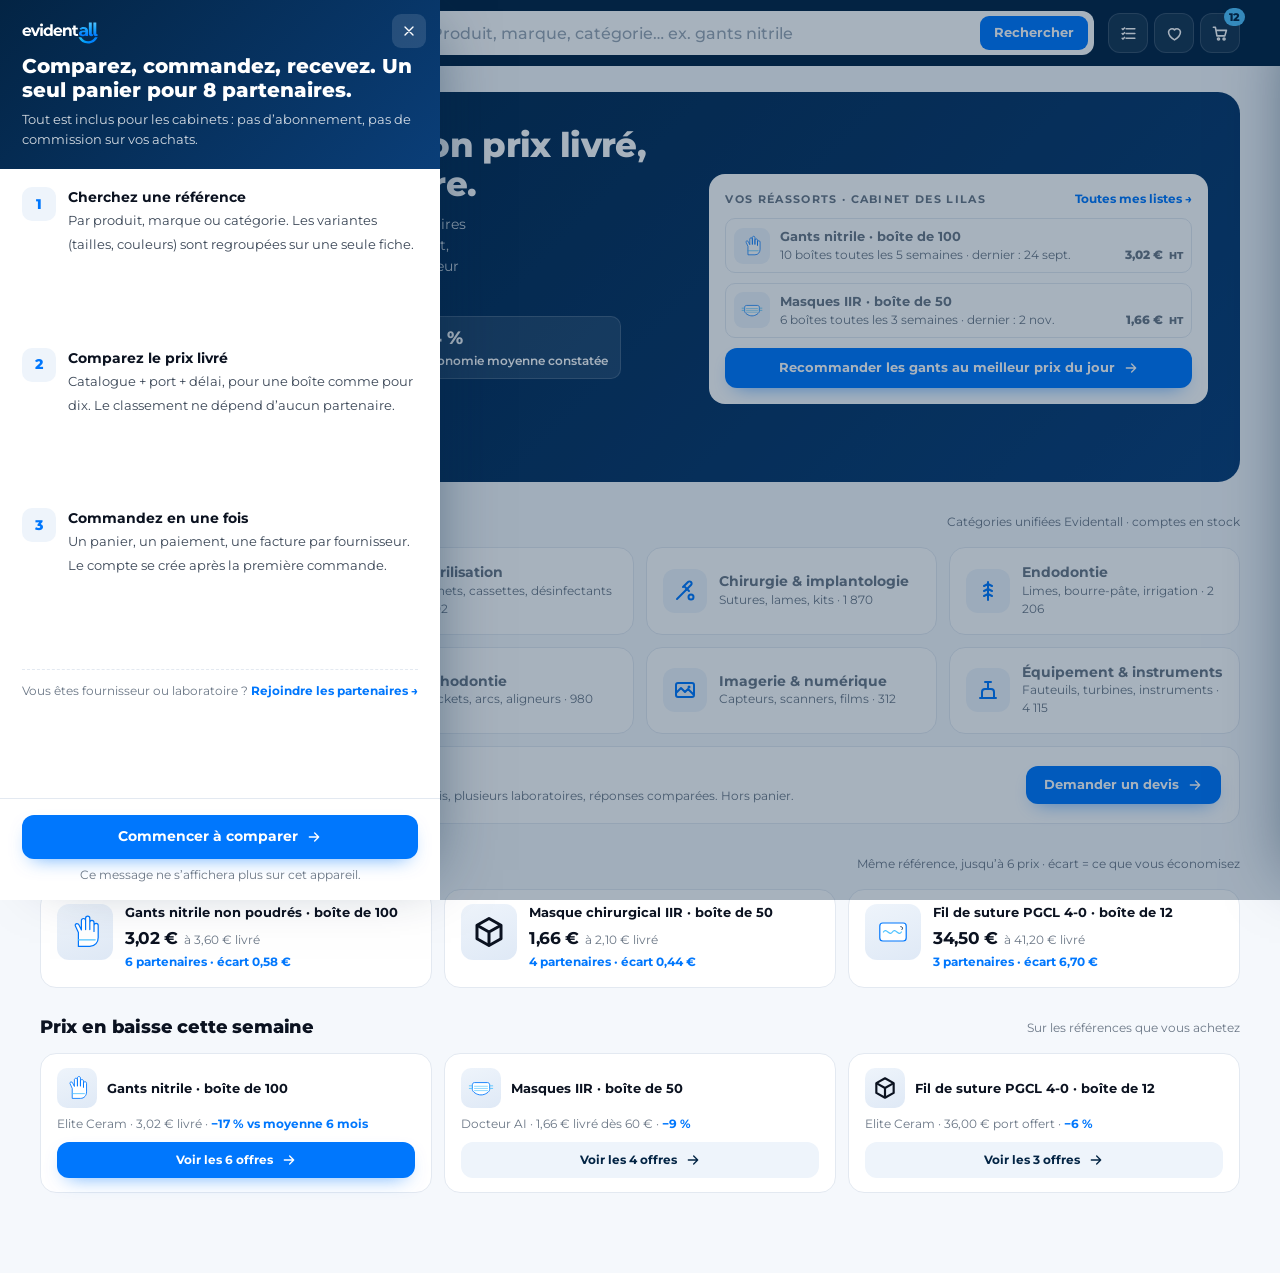
<file: prototypes/archive/marketplace-proto-v6.html>
<!doctype html>
<html lang="fr">
<head>
<meta charset="utf-8">
<meta name="viewport" content="width=device-width,initial-scale=1">
<title>Evidentall · Marketplace — prototype v6 complet</title>
<link rel="preconnect" href="https://fonts.googleapis.com">
<link href="https://fonts.googleapis.com/css2?family=Montserrat:wght@400;500;600;700;800&display=swap" rel="stylesheet">
<style>
:root{
  --p:#0077fd;--a:#50c3ff;--s:#032444;
  --ink:#0b1220;--ink2:#3a4656;--mute:#6b7786;
  --line:#e3e9f1;--bg:#f5f8fc;--card:#fff;
  --ok:#0077fd;
  --warn:#b45309;--warn-bg:#fff7ec;--warn-line:#f3d9b1;--warn-ink:#7a4a0b;--warn-ink2:#5c3708;--warn-btn:#e8c89a;
  --err:#c62828;--err-bg:#fdecec;--err-line:#f2bcbc;--err-ink:#7a1f1f;--err-ink2:#5a1414;--err-btn:#e9a9a9;
  --r:14px;--r2:22px;
  --sh:0 1px 2px rgba(3,36,68,.05),0 10px 30px -14px rgba(3,36,68,.18);
}
*{box-sizing:border-box;margin:0;padding:0}
[hidden]{display:none!important}
html{scroll-behavior:smooth}
body{font-family:Montserrat,system-ui,sans-serif;background:var(--bg);color:var(--ink);line-height:1.5;-webkit-font-smoothing:antialiased}
button{font:inherit;cursor:pointer;border:0;background:none;color:inherit}
input{font:inherit}
a{color:inherit;text-decoration:none}
svg{display:block}
.sr{position:absolute;width:1px;height:1px;overflow:hidden;clip:rect(0 0 0 0)}

/* ---------- top bar ---------- */
.top{position:sticky;top:0;z-index:40;background:var(--s);color:#fff}
.top-in{max-width:1240px;margin:0 auto;padding:0 20px;height:66px;display:flex;align-items:center;gap:14px}
.home{display:inline-flex;align-items:center;gap:8px;height:40px;padding:0 14px 0 10px;border-radius:999px;background:rgba(255,255,255,.08);border:1px solid rgba(255,255,255,.14);font-weight:600;font-size:13px;white-space:nowrap;transition:background .2s,transform .2s}
.home:hover{background:rgba(255,255,255,.16);transform:translateX(-2px)}
.home svg{width:18px;height:18px}
.brand{display:flex;align-items:baseline;gap:8px;margin-left:6px;white-space:nowrap}
.brand{text-decoration:none;color:#fff;align-items:center}
.brand-logo{height:26px;width:auto;display:block}
.brand span{font-size:11px;letter-spacing:.14em;text-transform:uppercase;color:rgba(255,255,255,.6);font-weight:600}
.search{flex:1;display:flex;align-items:center;height:44px;background:#fff;border-radius:12px;padding:0 6px 0 14px;color:var(--ink);min-width:0;margin-left:10px}
.search svg{width:18px;height:18px;color:var(--mute);flex:none}
.search input{flex:1;border:0;outline:0;height:100%;padding:0 10px;min-width:0;font-weight:500}
.search input::placeholder{color:#9aa6b4}
.search button{height:34px;padding:0 14px;border-radius:9px;background:var(--p);color:#fff;font-weight:700;font-size:13px}
.tools{display:flex;gap:6px}
.tool{position:relative;width:40px;height:40px;border-radius:12px;display:grid;place-items:center;background:rgba(255,255,255,.08);border:1px solid rgba(255,255,255,.14)}
.tool svg{width:19px;height:19px}
.tool .n{position:absolute;top:-6px;right:-6px;min-width:18px;height:18px;padding:0 5px;border-radius:9px;background:var(--a);color:var(--s);font-size:11px;font-weight:800;display:grid;place-items:center;transform:scale(0);transition:transform .25s cubic-bezier(.3,1.6,.5,1)}
.tool .n.on{transform:scale(1)}

/* ---------- layout ---------- */
.wrap{max-width:1240px;margin:0 auto;padding:22px 20px 80px}
.crumb{font-size:13px;color:var(--mute);display:flex;gap:8px;align-items:center;flex-wrap:wrap}
.crumb b{color:var(--ink);font-weight:600}
.view{display:none}.view.on{display:block}

/* ---------- results header ---------- */
.rh{display:flex;align-items:flex-end;justify-content:space-between;gap:16px;margin:14px 0 18px;flex-wrap:wrap}
.rh h1{font-size:26px;font-weight:800;letter-spacing:-.02em;line-height:1.15}
.rh h1 small{display:block;font-size:14px;color:var(--mute);font-weight:500;margin-top:4px}
.seg{display:inline-flex;background:#e8eef6;border-radius:999px;padding:3px;position:relative}
.seg button{position:relative;z-index:1;height:32px;padding:0 16px;border-radius:999px;font-weight:700;font-size:13px;color:var(--ink2);transition:color .2s}
.seg button[aria-pressed=true]{color:#fff}
.seg::before{content:"";position:absolute;top:3px;left:3px;width:calc(50% - 3px);height:32px;border-radius:999px;background:var(--s);transition:transform .25s cubic-bezier(.4,0,.2,1)}
.seg.ttc::before{transform:translateX(100%)}
.seg-wrap{display:flex;align-items:center;gap:10px;font-size:12px;color:var(--mute)}

/* radar */
.radar{background:linear-gradient(135deg,var(--s),#0a3e78);color:#fff;border-radius:var(--r2);padding:20px 22px;display:grid;grid-template-columns:1fr auto;gap:18px;align-items:center;margin-bottom:20px}
.radar .t{font-size:12px;letter-spacing:.12em;text-transform:uppercase;color:var(--a);font-weight:700}
.radar h2{font-size:18px;font-weight:700;margin:4px 0 12px}
.rng{position:relative;height:8px;border-radius:4px;background:rgba(255,255,255,.14);margin:22px 0 8px}
.rng i{position:absolute;top:0;bottom:0;border-radius:4px;background:linear-gradient(90deg,var(--a),var(--p))}
.rng b{position:absolute;top:-24px;transform:translateX(-50%);font-size:12px;font-weight:700;white-space:nowrap}
.rng em{position:absolute;top:-4px;width:16px;height:16px;border-radius:50%;background:#fff;border:3px solid var(--p);transform:translateX(-50%);box-shadow:0 0 0 4px rgba(80,195,255,.25)}
.rng-l{display:flex;justify-content:space-between;font-size:11px;color:rgba(255,255,255,.65)}
.radar .note{font-size:13px;color:rgba(255,255,255,.85);max-width:560px}
.radar .k{display:flex;flex-direction:column;align-items:flex-end;gap:4px;text-align:right}
.radar .k b{font-size:30px;font-weight:800;letter-spacing:-.02em}
.radar .k span{font-size:12px;color:rgba(255,255,255,.7)}
.pill{display:inline-flex;align-items:center;gap:6px;height:26px;padding:0 10px;border-radius:999px;font-size:11px;font-weight:700}
.pill.good{background:rgba(80,195,255,.18);color:#eef5fd}

/* cards */
.grid{display:grid;grid-template-columns:repeat(3,1fr);gap:16px}
.card{background:var(--card);border:1px solid var(--line);border-radius:var(--r2);overflow:hidden;box-shadow:var(--sh);display:flex;flex-direction:column;transition:transform .25s,box-shadow .25s}
.card:hover{transform:translateY(-3px);box-shadow:0 2px 4px rgba(3,36,68,.05),0 24px 40px -18px rgba(0,119,253,.35)}
.card .img{position:relative;aspect-ratio:4/3;background:linear-gradient(160deg,#eef4fb,#dfe9f6);display:grid;place-items:center}
.card .img svg{width:46%;height:auto}
.card .fav{position:absolute;top:12px;right:12px;width:34px;height:34px;border-radius:10px;background:#fff;display:grid;place-items:center;color:var(--mute);box-shadow:var(--sh)}
.card .fav svg{width:17px;height:17px}
.card .fav.on{color:var(--p)}
.card .fav.on svg{fill:var(--p)}
.tag{position:absolute;left:12px;top:12px;height:26px;padding:0 10px;border-radius:8px;background:var(--s);color:#fff;font-size:11px;font-weight:700;display:flex;align-items:center;gap:6px}
.tag.alt{background:#fff;color:var(--p)}
.card .bd{padding:16px 18px 18px;display:flex;flex-direction:column;gap:10px;flex:1}
.card h3{font-size:15px;font-weight:700;line-height:1.3}
.card .meta{font-size:12px;color:var(--mute);display:flex;gap:10px;flex-wrap:wrap}
.card .meta i{font-style:normal;display:inline-flex;align-items:center;gap:4px}
.card .meta svg{width:13px;height:13px}
.pr{display:flex;align-items:baseline;gap:6px;margin-top:auto}
.pr small{font-size:12px;color:var(--mute);font-weight:600}
.pr b{font-size:22px;font-weight:800;letter-spacing:-.02em}
.pr .u{font-size:12px;color:var(--mute)}
.pr .tax{font-size:11px;color:var(--mute);font-weight:600}
.pt{display:flex;align-items:center;gap:8px;font-size:12px;color:var(--ink2)}
.av{display:flex}
.av span{width:22px;height:22px;border-radius:50%;border:2px solid #fff;background:var(--s);color:#fff;font-size:9px;font-weight:800;display:grid;place-items:center;margin-left:-6px}
.av span:first-child{margin:0}
.btn{display:inline-flex;align-items:center;justify-content:center;gap:8px;height:44px;padding:0 18px;border-radius:12px;font-weight:700;font-size:14px;transition:transform .2s,box-shadow .2s,background .2s}
.btn svg{width:16px;height:16px}
.btn.p{background:var(--p);color:#fff;box-shadow:0 8px 20px -10px rgba(0,119,253,.7)}
.btn.p:hover{background:#0068e0;transform:translateY(-1px)}
.btn.g{background:#eef4fb;color:var(--s)}
.btn.g:hover{background:#e2ebf7}
.btn.o{border:1.5px solid var(--line);color:var(--s)}
.btn.o:hover{border-color:var(--p);color:var(--p)}
.btn.w{width:100%}
.card .act{display:flex;gap:8px}
.card .act .btn{flex:1;height:40px;font-size:13px}

/* ---------- sheet ---------- */
.back{display:inline-flex;align-items:center;gap:6px;color:var(--p);font-weight:700;font-size:13px;margin-bottom:14px}
.back svg{width:16px;height:16px}
.sheet{display:grid;grid-template-columns:1fr 360px;gap:22px;align-items:start}
.hero{background:#fff;border:1px solid var(--line);border-radius:var(--r2);padding:22px;display:grid;grid-template-columns:220px 1fr;gap:22px;box-shadow:var(--sh)}
.hero .img{aspect-ratio:1;border-radius:16px;background:linear-gradient(160deg,#eef4fb,#dfe9f6);display:grid;place-items:center}
.hero .img svg{width:60%}
.hero h1{font-size:24px;font-weight:800;letter-spacing:-.02em;line-height:1.2}
.hero .sub{color:var(--mute);font-size:13px;margin:6px 0 12px}
.chips{display:flex;flex-wrap:wrap;gap:6px;margin-bottom:14px}
.chip{height:28px;padding:0 10px;border-radius:8px;background:#eef4fb;color:var(--s);font-size:12px;font-weight:600;display:inline-flex;align-items:center;gap:6px}
.chip.sel{background:var(--s);color:#fff}
.hero .row{display:flex;gap:8px;flex-wrap:wrap}
.hero .row .btn{height:40px;font-size:13px}

.sec{margin-top:22px}
.sec-h{display:flex;align-items:center;justify-content:space-between;gap:12px;margin-bottom:12px;flex-wrap:wrap}
.sec-h h2{font-size:18px;font-weight:800;letter-spacing:-.01em}
.sec-h .hint{font-size:12px;color:var(--mute)}
.sort{display:inline-flex;gap:4px;background:#e8eef6;padding:3px;border-radius:10px}
.sort button{height:30px;padding:0 12px;border-radius:8px;font-size:12px;font-weight:700;color:var(--ink2)}
.sort button[aria-pressed=true]{background:#fff;color:var(--s);box-shadow:var(--sh)}

.offers{display:flex;flex-direction:column;gap:10px}
.of{background:#fff;border:1px solid var(--line);border-radius:16px;padding:14px 16px;display:grid;grid-template-columns:44px 1fr auto auto;gap:14px;align-items:center;transition:border-color .2s,box-shadow .2s;position:relative}
.of:hover{border-color:#c9dcf3;box-shadow:var(--sh)}
.of.best{border-color:var(--p);box-shadow:0 0 0 3px rgba(0,119,253,.12)}
.of.best::before{content:"Meilleur prix livré";position:absolute;top:-11px;left:14px;height:22px;padding:0 10px;border-radius:999px;background:var(--p);color:#fff;font-size:11px;font-weight:700;display:flex;align-items:center}
.of .lg{width:44px;height:44px;border-radius:12px;background:var(--s);color:#fff;display:grid;place-items:center;font-weight:800;font-size:13px}
.of .lg.a{background:#0a3e78}.of .lg.b{background:#0f5fb8}.of .lg.c{background:#1d4e89}
.of .who b{display:block;font-size:14px;font-weight:700}
.of .who span{font-size:12px;color:var(--mute);display:flex;gap:8px;flex-wrap:wrap;margin-top:2px}
.of .who span i{font-style:normal;display:inline-flex;align-items:center;gap:4px}
.of .who span svg{width:12px;height:12px}
.of .pz{text-align:right;min-width:150px}
.of .pz b{font-size:19px;font-weight:800;letter-spacing:-.02em;display:block}
.of .pz small{font-size:11px;color:var(--mute);display:block;font-weight:600}
.of .pz .d{display:inline-flex;align-items:center;height:20px;padding:0 7px;border-radius:6px;font-size:11px;font-weight:700;margin-top:4px;background:#eef4fb;color:var(--ink2)}
.of .pz .d.z{background:rgba(0,119,253,.1);color:var(--p)}
.of .btn{height:40px;padding:0 14px;font-size:13px}
.of .btn .sr{display:none}
.of.best .btn{background:var(--p);color:#fff}
.why{margin-top:10px;font-size:12px;color:var(--mute);display:flex;gap:6px;align-items:flex-start}
.why svg{width:14px;height:14px;flex:none;margin-top:2px;color:var(--p)}
.why button{color:var(--p);font-weight:700;text-decoration:underline;text-underline-offset:2px}

/* side */
.side{display:flex;flex-direction:column;gap:14px;position:sticky;top:84px}
.box{background:#fff;border:1px solid var(--line);border-radius:var(--r2);padding:18px;box-shadow:var(--sh)}
.box .t{font-size:11px;letter-spacing:.12em;text-transform:uppercase;color:var(--mute);font-weight:700;margin-bottom:8px}
.best-box{background:linear-gradient(135deg,var(--s),#0a3e78);color:#fff;border:0}
.best-box .t{color:var(--a)}
.best-box .big{display:flex;align-items:baseline;gap:6px}
.best-box .big b{font-size:34px;font-weight:800;letter-spacing:-.03em}
.best-box .big span{font-size:12px;color:rgba(255,255,255,.7)}
.best-box p{font-size:13px;color:rgba(255,255,255,.85);margin:4px 0 12px}
.best-box .btn{background:#fff;color:var(--s);width:100%}
.best-box .btn:hover{background:#eef5fd}
.best-box .sv{margin-top:10px;font-size:12px;color:var(--a);font-weight:700;display:block;line-height:1.5}
.best-box .sv svg{width:14px;height:14px;display:inline-block;vertical-align:-2px;margin-right:4px}
.chart{margin:4px 0 6px}
.chart svg{width:100%;height:auto}
.verdict{display:flex;align-items:center;gap:10px;background:#eef4fb;border-radius:12px;padding:10px 12px;font-size:12px;color:var(--ink2)}
.verdict b{display:block;color:var(--s);font-size:13px}
.verdict .bl{width:34px;height:34px;border-radius:10px;background:var(--p);color:#fff;display:grid;place-items:center;flex:none}
.verdict .bl svg{width:18px;height:18px}
.alert{display:flex;gap:8px;margin-top:8px}
.alert .f{flex:1;display:flex;align-items:center;border:1.5px solid var(--line);border-radius:10px;height:42px;padding:0 10px;gap:6px;min-width:0}
.alert .f:focus-within{border-color:var(--p)}
.alert .f span{font-size:12px;color:var(--mute);font-weight:600;white-space:nowrap}
.alert input{border:0;outline:0;width:100%;min-width:0;font-weight:700}
.alert .btn{height:42px;padding:0 14px;font-size:13px}
.ok{font-size:12px;color:var(--p);font-weight:600;margin-top:8px;display:none}
.ok.on{display:block}
.re{display:flex;align-items:center;gap:12px}
.re .ic{width:40px;height:40px;border-radius:12px;background:#eef4fb;color:var(--p);display:grid;place-items:center;flex:none}
.re .ic svg{width:20px;height:20px}
.re b{font-size:13px;display:block}.re span{font-size:12px;color:var(--mute)}
.re .btn{margin-left:auto;height:36px;padding:0 12px;font-size:12px}

/* toast */
.toast{position:fixed;left:50%;bottom:24px;transform:translate(-50%,20px);background:var(--s);color:#fff;padding:12px 16px 12px 14px;border-radius:14px;font-size:13px;font-weight:600;display:flex;align-items:center;gap:10px;box-shadow:0 20px 40px -14px rgba(3,36,68,.5);opacity:0;pointer-events:none;transition:opacity .25s,transform .25s;z-index:50;max-width:calc(100vw - 32px)}
.toast.on{opacity:1;transform:translate(-50%,0)}
.toast .d{width:26px;height:26px;border-radius:8px;background:var(--p);display:grid;place-items:center;flex:none}
.toast svg{width:15px;height:15px}

/* reveal */
.rv{opacity:0;transform:translateY(10px);animation:rv .5s cubic-bezier(.2,.7,.2,1) forwards}
.rv:nth-child(2){animation-delay:.06s}.rv:nth-child(3){animation-delay:.12s}
@keyframes rv{to{opacity:1;transform:none}}
@media (prefers-reduced-motion:reduce){*{animation:none!important;transition:none!important}.rv{opacity:1;transform:none}}

/* ---------- responsive ---------- */
@media (max-width:1000px){
  .grid{grid-template-columns:repeat(2,1fr)}
  .sheet{grid-template-columns:1fr}
  .side{position:static}
}
@media (max-width:700px){
  .top-in{height:auto;padding:10px 14px;flex-wrap:wrap;gap:8px}
  .brand span{display:none}
  .brand{margin-left:auto}
  .tools{order:3}
  .search{order:4;flex:1 0 100%;margin:0;height:42px}
  .home{padding:0 12px 0 10px}
  .home .lbl{display:none}
  .wrap{padding:16px 14px 60px}
  .rh h1{font-size:21px}
  .radar{grid-template-columns:1fr;padding:18px}
  .radar .k{align-items:flex-start;text-align:left;flex-direction:row;align-items:baseline;gap:10px}
  .grid{grid-template-columns:1fr}
  .hero{grid-template-columns:1fr;padding:16px}
  .hero .img{max-width:200px;margin:0 auto}
  .of{grid-template-columns:40px 1fr;row-gap:10px;padding:14px}
  .of .pz{grid-column:1/3;text-align:left;display:flex;align-items:baseline;gap:10px;min-width:0;flex-wrap:wrap}
  .of .pz b{white-space:nowrap;font-size:20px}
  .of .pz .d{flex-basis:100%;width:max-content}
  .of .pz b{display:inline}.of .pz small{display:inline}
  .of .btn{grid-column:1/3;width:100%}
  .of .lg{width:40px;height:40px;font-size:12px}
  .of.best::before{left:12px}
}

/* ---------- v2 : mini-panier, tunnel ---------- */
.mc-bg{position:fixed;inset:0;background:rgba(3,36,68,.35);opacity:0;pointer-events:none;transition:opacity .25s;z-index:60}
.mc-bg.on{opacity:1;pointer-events:auto}
.mc{position:fixed;top:0;right:0;bottom:0;width:min(420px,100vw);background:#fff;z-index:61;transform:translateX(100%);transition:transform .3s cubic-bezier(.2,.7,.2,1);display:flex;flex-direction:column;box-shadow:-20px 0 60px -30px rgba(3,36,68,.5)}
.mc.on{transform:none}
.mc-h{display:flex;align-items:center;justify-content:space-between;padding:18px 20px;border-bottom:1px solid var(--line)}
.mc-h b{font-size:16px;font-weight:800}
.mc-h button{width:36px;height:36px;border-radius:10px;display:grid;place-items:center;color:var(--mute)}
.mc-h button:hover{background:#eef4fb;color:var(--s)}
.mc-h svg{width:18px;height:18px}
.mc-b{flex:1;overflow:auto;padding:14px 20px;display:flex;flex-direction:column;gap:10px}
.mc-f{padding:16px 20px;border-top:1px solid var(--line);display:grid;gap:10px}
.mc-f .row{display:flex;justify-content:space-between;font-size:14px}
.mc-f .row b{font-size:16px}
.mc-f .btn{height:46px}
.mc-added{background:#eef4fb;border-radius:12px;padding:10px 12px;font-size:13px;color:var(--s);display:flex;gap:8px;align-items:center}
.mc-added svg{width:16px;height:16px;color:var(--p)}
.line{display:grid;grid-template-columns:44px 1fr auto;gap:12px;align-items:center;padding:10px 0;border-bottom:1px solid var(--line)}
.line:last-child{border-bottom:0}
.line .th{width:44px;height:44px;border-radius:10px;background:linear-gradient(160deg,#eef4fb,#dfe9f6);display:grid;place-items:center}
.line .th svg{width:28px;height:28px}
.line .nm{font-size:13px;font-weight:600;line-height:1.3}
.line .sp{font-size:12px;color:var(--mute);margin-top:2px}
.line .pr{font-size:14px;font-weight:800;text-align:right;white-space:nowrap}
.qty{display:inline-flex;align-items:center;border:1.5px solid var(--line);border-radius:10px;height:34px}
.qty button{width:32px;height:100%;font-size:18px;color:var(--s);font-weight:600}
.qty button:hover{background:#eef4fb}
.qty span{min-width:28px;text-align:center;font-weight:700;font-size:13px}
.line .ctl{display:flex;align-items:center;gap:8px;margin-top:6px}
.line .rm{font-size:12px;color:var(--mute);text-decoration:underline;text-underline-offset:2px}
.line .rm:hover{color:#c62828}

/* steps */
.steps{display:flex;gap:6px;align-items:center;margin:4px 0 18px;flex-wrap:wrap}
.stp{display:inline-flex;align-items:center;gap:8px;font-size:13px;font-weight:600;color:var(--mute)}
.stp i{width:26px;height:26px;border-radius:50%;border:2px solid var(--line);display:grid;place-items:center;font-style:normal;font-size:12px;font-weight:800}
.stp.on{color:var(--s)}.stp.on i{background:var(--s);border-color:var(--s);color:#fff}
.stp.done{color:var(--p)}.stp.done i{background:var(--p);border-color:var(--p);color:#fff}
.stp.done i svg{width:14px;height:14px}
.sep{width:36px;height:2px;background:var(--line);margin:0 2px}
.sep.done{background:var(--p)}
.ck{display:grid;grid-template-columns:minmax(0,1fr) 360px;gap:22px;align-items:start}
.ck h1{font-size:24px;font-weight:800;letter-spacing:-.02em;margin-bottom:6px}
.ck .sub{color:var(--mute);font-size:13px;margin-bottom:16px}
.colis{background:#fff;border:1px solid var(--line);border-radius:var(--r2);overflow:hidden;margin-bottom:14px;box-shadow:var(--sh)}
.colis-h{display:grid;grid-template-columns:40px 1fr auto;gap:12px;align-items:center;padding:14px 18px;border-bottom:1px solid var(--line);background:#fafcfe}
.colis-h .lg{width:40px;height:40px;border-radius:11px;background:var(--s);color:#fff;display:grid;place-items:center;font-weight:800;font-size:12px}
.colis-h b{display:block;font-size:14px}
.colis-h span{font-size:12px;color:var(--mute);display:flex;gap:10px;flex-wrap:wrap}
.colis-h span i{font-style:normal;display:inline-flex;align-items:center;gap:4px}
.colis-h span svg{width:12px;height:12px}
.colis-h .tot{text-align:right;font-size:12px;color:var(--mute)}
.colis-h .tot b{font-size:15px}
.colis-b{padding:4px 18px}
.colis-f{padding:10px 18px 14px;display:flex;justify-content:space-between;align-items:center;gap:10px;flex-wrap:wrap;font-size:12px;color:var(--mute);border-top:1px solid var(--line)}
.nudge{display:inline-flex;align-items:center;gap:8px;background:#eef4fb;color:var(--s);border-radius:10px;padding:8px 10px;font-size:12px;font-weight:600}
.nudge svg{width:14px;height:14px;color:var(--p)}
.nudge.ok{background:rgba(0,119,253,.08);color:var(--p)}
.rec{position:sticky;top:84px}
.rec .box{padding:20px}
.rec .t{margin-bottom:12px}
.rec .row{display:flex;justify-content:space-between;font-size:14px;padding:6px 0;color:var(--ink2)}
.rec .row.tot{border-top:1px solid var(--line);margin-top:6px;padding-top:12px;color:var(--ink);font-weight:800;font-size:17px}
.rec .row.tot small{font-size:12px;color:var(--mute);font-weight:600;display:block}
.rec .btn{width:100%;height:50px;margin-top:12px;font-size:15px}
.rec .fine{font-size:12px;color:var(--mute);margin-top:10px;line-height:1.5}
.rec .fine b{color:var(--s)}
.trust{display:flex;gap:14px;flex-wrap:wrap;margin-top:12px;font-size:11.5px;color:var(--mute)}
.trust i{font-style:normal;display:inline-flex;align-items:center;gap:5px}
.trust svg{width:13px;height:13px;color:var(--p)}
.empty{background:#fff;border:1px dashed var(--line);border-radius:var(--r2);padding:40px;text-align:center;color:var(--mute)}
.empty .btn{margin-top:14px}

/* forms */
.fld{display:grid;gap:6px}
.fld label{font-size:12px;font-weight:700;color:var(--ink2);text-transform:uppercase;letter-spacing:.06em}
.fld input,.fld textarea{font:inherit;border:1.5px solid var(--line);border-radius:10px;height:44px;padding:0 12px;outline:0;background:#fff;font-weight:500}
.fld textarea{height:auto;padding:10px 12px;resize:vertical}
.fld input:focus,.fld textarea:focus{border-color:var(--p)}
.frm{display:grid;grid-template-columns:1fr 1fr;gap:12px}
.frm .full{grid-column:1/-1}
.card-opt{display:grid;grid-template-columns:22px 1fr auto;gap:12px;align-items:center;border:1.5px solid var(--line);border-radius:14px;padding:14px 16px;cursor:pointer;background:#fff;transition:border-color .2s,box-shadow .2s}
.card-opt:hover{border-color:#c9dcf3}
.card-opt.sel{border-color:var(--p);box-shadow:0 0 0 3px rgba(0,119,253,.12)}
.card-opt input{accent-color:var(--p);width:18px;height:18px;margin:0}
.card-opt b{display:block;font-size:14px}
.card-opt span{font-size:12px;color:var(--mute)}
.card-opt .pr{font-weight:800;font-size:14px;white-space:nowrap}
.opts{display:grid;gap:8px}
.addr{background:#fff;border:1px solid var(--line);border-radius:var(--r2);padding:18px;display:grid;gap:12px;box-shadow:var(--sh);margin-bottom:14px}
.addr h3{font-size:15px;font-weight:800;display:flex;justify-content:space-between;align-items:center}
.addr h3 button{font-size:12px;color:var(--p);font-weight:700}
.addr .who{display:grid;grid-template-columns:40px 1fr;gap:12px;align-items:start}
.addr .who .ic{width:40px;height:40px;border-radius:11px;background:#eef4fb;color:var(--p);display:grid;place-items:center}
.addr .who svg{width:20px;height:20px}
.addr .who b{font-size:14px;display:block}
.addr .who span{font-size:13px;color:var(--ink2);line-height:1.5}
.recap-l{display:grid;grid-template-columns:1fr auto;gap:4px 12px;font-size:13px;color:var(--ink2);padding:6px 0;border-bottom:1px solid var(--line)}
.recap-l:last-child{border-bottom:0}
.recap-l b{color:var(--ink)}
.recap-l .d{grid-column:1/-1;font-size:12px;color:var(--mute)}
.cgv{display:flex;gap:10px;align-items:flex-start;font-size:13px;color:var(--ink2);margin-top:12px}
.cgv input{margin-top:3px;accent-color:var(--p);width:18px;height:18px}
.err{font-size:12px;color:#c62828;font-weight:600;display:none;margin-top:6px}
.err.on{display:block}

/* done */
.dn{max-width:720px;margin:20px auto;text-align:center;display:grid;gap:18px}
.dn .big{width:72px;height:72px;border-radius:50%;background:var(--p);color:#fff;display:grid;place-items:center;margin:0 auto;box-shadow:0 16px 36px -14px rgba(0,119,253,.8)}
.dn .big svg{width:34px;height:34px}
.dn h1{font-size:26px;font-weight:800;letter-spacing:-.02em}
.dn p{color:var(--ink2);font-size:14px;max-width:52ch;margin:0 auto}
.dn .orders{display:grid;gap:10px;text-align:left;margin-top:6px}
.ord{background:#fff;border:1px solid var(--line);border-radius:16px;padding:14px 18px;display:grid;grid-template-columns:40px 1fr auto;gap:12px;align-items:center;box-shadow:var(--sh)}
.ord .lg{width:40px;height:40px;border-radius:11px;background:var(--s);color:#fff;display:grid;place-items:center;font-weight:800;font-size:12px}
.ord b{font-size:14px;display:block}.ord span{font-size:12px;color:var(--mute)}
.ord .st{font-size:12px;font-weight:700;color:var(--p);background:rgba(0,119,253,.08);padding:4px 10px;border-radius:999px;white-space:nowrap}
.dn .acts{display:flex;gap:10px;justify-content:center;flex-wrap:wrap}
.acct{background:linear-gradient(135deg,var(--s),#0a3e78);color:#fff;border-radius:18px;padding:20px;text-align:left;display:grid;grid-template-columns:1fr auto;gap:16px;align-items:center}
.acct b{display:block;font-size:15px}.acct span{font-size:13px;color:rgba(255,255,255,.8)}
.acct .btn{background:#fff;color:var(--s);height:42px;white-space:nowrap}

@media (max-width:1000px){.ck{grid-template-columns:1fr}.rec{position:static}}
@media (max-width:700px){
  .colis-h{grid-template-columns:40px 1fr}.colis-h .tot{grid-column:1/-1;text-align:left;display:flex;gap:8px;align-items:baseline}
  .frm{grid-template-columns:1fr}.steps{gap:4px}.sep{width:18px}.stp span{display:none}.stp.on span{display:inline}
  .acct{grid-template-columns:1fr}.line{grid-template-columns:44px 1fr}.line .pr{grid-column:2;text-align:left}
}

/* ---------- v3 : accueil, catégories, recherche ---------- */
.hm-hero{background:linear-gradient(135deg,var(--s),#0a3e78);color:#fff;border-radius:var(--r2);padding:34px 32px 30px;display:grid;grid-template-columns:minmax(0,1.1fr) minmax(0,.9fr);gap:28px;align-items:center;margin-top:4px}
.hm-hero h1{font-size:clamp(24px,3vw,34px);font-weight:800;letter-spacing:-.02em;line-height:1.15}
.hm-hero p{color:rgba(255,255,255,.82);font-size:14px;margin-top:10px;max-width:46ch}
.hm-hero .kpi{display:flex;gap:10px;flex-wrap:wrap;margin-top:18px}
.hm-hero .kpi span{background:rgba(255,255,255,.1);border:1px solid rgba(255,255,255,.16);border-radius:10px;padding:8px 12px;font-size:12px;font-weight:600}
.hm-hero .kpi b{display:block;font-size:18px;font-weight:800;letter-spacing:-.02em}
.hm-hero .quick{background:#fff;color:var(--ink);border-radius:16px;padding:16px;display:grid;gap:10px}
.hm-hero .quick .t{font-size:11px;letter-spacing:.12em;text-transform:uppercase;color:var(--mute);font-weight:700}
.qrow{display:grid;grid-template-columns:36px 1fr auto;gap:10px;align-items:center;padding:8px;border-radius:10px;border:1px solid var(--line);text-align:left;width:100%}
.qrow:hover{border-color:var(--p);background:#fbfdff}
.qrow .ic{width:36px;height:36px;border-radius:9px;background:#eef4fb;display:grid;place-items:center}
.qrow .ic svg{width:22px;height:22px}
.qrow b{font-size:13px;display:block}.qrow span{font-size:11.5px;color:var(--mute)}
.qrow .pr{font-size:13px;font-weight:800;white-space:nowrap}
.hsec{margin-top:26px}
.hsec .sec-h h2{font-size:18px}
.cats{display:grid;grid-template-columns:repeat(4,1fr);gap:12px}
.cat{background:#fff;border:1px solid var(--line);border-radius:16px;padding:16px;display:grid;grid-template-columns:44px 1fr;gap:12px;align-items:center;text-align:left;transition:transform .2s,box-shadow .2s,border-color .2s}
.cat:hover{transform:translateY(-2px);border-color:#c9dcf3;box-shadow:var(--sh)}
.cat .ic{width:44px;height:44px;border-radius:12px;background:#eef4fb;color:var(--p);display:grid;place-items:center}
.cat .ic svg{width:24px;height:24px}
.cat b{font-size:14px;display:block;line-height:1.25}.cat span{font-size:12px;color:var(--mute)}
.cat.dis{opacity:.55}
.multi{display:grid;grid-template-columns:repeat(3,1fr);gap:12px}
.mp{background:#fff;border:1px solid var(--line);border-radius:16px;padding:14px 16px;display:grid;grid-template-columns:56px 1fr;gap:12px;align-items:start;text-align:left}
.mp .th{width:56px;height:56px;border-radius:12px;background:linear-gradient(160deg,#eef4fb,#dfe9f6);display:grid;place-items:center}
.mp .th svg{width:36px;height:36px}
.mp b{font-size:13px;display:block;line-height:1.3}
.mp .rg{display:flex;align-items:baseline;gap:6px;margin-top:6px}
.mp .rg b{font-size:17px;letter-spacing:-.02em}
.mp .rg span{font-size:11.5px;color:var(--mute)}
.mp .bar{height:4px;border-radius:2px;background:#e8eef6;margin-top:8px;position:relative}
.mp .bar i{position:absolute;left:0;top:0;bottom:0;border-radius:2px;background:linear-gradient(90deg,var(--a),var(--p))}
.mp .np{font-size:11.5px;color:var(--p);font-weight:700;margin-top:6px}
.re-row{display:grid;grid-template-columns:repeat(3,1fr);gap:12px}
.re-c{background:#fff;border:1px solid var(--line);border-radius:16px;padding:14px 16px;display:grid;gap:8px}
.re-c .tp{display:flex;gap:10px;align-items:center}
.re-c .th{width:40px;height:40px;border-radius:10px;background:linear-gradient(160deg,#eef4fb,#dfe9f6);display:grid;place-items:center;flex:none}
.re-c .th svg{width:26px;height:26px}
.re-c b{font-size:13px;line-height:1.3}
.re-c .meta{font-size:11.5px;color:var(--mute)}
.re-c .btn{height:36px;font-size:12px}
.re-c .delta{font-size:11.5px;font-weight:700;color:var(--p)}

/* welcome panel (left) */
.wl-bg{position:fixed;inset:0;background:rgba(3,36,68,.35);z-index:70;opacity:0;pointer-events:none;transition:opacity .25s}
.wl-bg.on{opacity:1;pointer-events:auto}
.wl{position:fixed;top:0;left:0;bottom:0;width:min(440px,100vw);background:#fff;z-index:71;transform:translateX(-100%);transition:transform .3s cubic-bezier(.2,.7,.2,1);display:flex;flex-direction:column;box-shadow:20px 0 60px -30px rgba(3,36,68,.5)}
.wl.on{transform:none}
.wl-h{background:linear-gradient(135deg,var(--s),#0a3e78);color:#fff;padding:22px 22px 20px;position:relative}
.wl-h .eyebrow{font-size:11px;letter-spacing:.12em;text-transform:uppercase;color:var(--a);font-weight:700}
.wl-h h2{font-size:20px;font-weight:800;margin-top:6px;line-height:1.2}
.wl-h p{font-size:13px;color:rgba(255,255,255,.82);margin-top:8px}
.wl-h button{position:absolute;top:14px;right:14px;width:34px;height:34px;border-radius:9px;background:rgba(255,255,255,.12);color:#fff;display:grid;place-items:center}
.wl-h button svg{width:16px;height:16px}
.wl-b{padding:18px 22px;display:grid;gap:12px;overflow:auto;flex:1}
.wl-step{display:grid;grid-template-columns:34px 1fr;gap:12px;align-items:start}
.wl-step i{width:34px;height:34px;border-radius:10px;background:#eef4fb;color:var(--p);display:grid;place-items:center;font-style:normal;font-weight:800;font-size:14px}
.wl-step b{font-size:14px;display:block}.wl-step span{font-size:12.5px;color:var(--ink2);line-height:1.5}
.wl-f{padding:16px 22px;border-top:1px solid var(--line);display:grid;gap:8px}
.wl-f .btn{height:44px}
.wl-f small{font-size:11.5px;color:var(--mute);text-align:center}
.wl-sup{font-size:12px;color:var(--mute);border-top:1px dashed var(--line);padding-top:12px}
.wl-sup a{color:var(--p);font-weight:700}

/* search suggestions */
.search{position:relative}
.sug{position:absolute;top:calc(100% + 6px);left:0;right:0;background:#fff;border-radius:14px;box-shadow:0 20px 50px -20px rgba(3,36,68,.45);border:1px solid var(--line);padding:6px;display:none;z-index:45;color:var(--ink)}
.sug.on{display:block}
.sug .g{font-size:10.5px;letter-spacing:.1em;text-transform:uppercase;color:var(--mute);font-weight:700;padding:8px 10px 4px}
.sug button{display:grid;grid-template-columns:28px 1fr auto;gap:10px;align-items:center;width:100%;text-align:left;padding:8px 10px;border-radius:9px;font-size:13px}
.sug button:hover,.sug button.k{background:#eef4fb}
.sug button svg{width:16px;height:16px;color:var(--mute)}
.sug button em{font-style:normal;font-weight:700;color:var(--p)}
.sug button .n{font-size:11.5px;color:var(--mute)}
.sug mark{background:none;color:var(--ink);font-weight:800}

/* category page */
.cat-h{display:flex;align-items:flex-end;justify-content:space-between;gap:16px;margin:12px 0 16px;flex-wrap:wrap}
.cat-h h1{font-size:26px;font-weight:800;letter-spacing:-.02em}
.cat-h h1 small{display:block;font-size:13px;color:var(--mute);font-weight:500;margin-top:4px}
.sub-cats{display:flex;gap:8px;flex-wrap:wrap;margin-bottom:16px}
.sub-cats button{height:34px;padding:0 12px;border-radius:999px;background:#fff;border:1px solid var(--line);font-size:12.5px;font-weight:600;color:var(--ink2)}
.sub-cats button[aria-pressed=true]{background:var(--s);color:#fff;border-color:var(--s)}
.sub-cats button span{color:var(--mute);font-weight:500;margin-left:4px}
.sub-cats button[aria-pressed=true] span{color:rgba(255,255,255,.7)}
.catg{display:grid;grid-template-columns:260px minmax(0,1fr);gap:20px;align-items:start}
.fac{background:#fff;border:1px solid var(--line);border-radius:var(--r2);padding:16px;display:grid;gap:16px;position:sticky;top:84px}
.fac h3{font-size:12px;letter-spacing:.1em;text-transform:uppercase;color:var(--mute);font-weight:700;display:flex;justify-content:space-between}
.fac h3 button{font-size:11px;color:var(--p);text-transform:none;letter-spacing:0;font-weight:700}
.fac .grp{display:grid;gap:6px}
.fac .grp+.grp{margin-top:14px}
.fac .grp h4{font-size:12.5px;font-weight:700;color:var(--ink)}
.fo{display:grid;grid-template-columns:18px 1fr auto;gap:8px;align-items:center;font-size:13px;color:var(--ink2);padding:4px 2px;border-radius:6px;cursor:pointer}
.fo:hover{background:#fbfdff}
.fo input{accent-color:var(--p);width:16px;height:16px;margin:0}
.fo .n{font-size:11.5px;color:var(--mute);font-variant-numeric:tabular-nums}
.fo.dis{opacity:.45;cursor:default}
.fac .more{font-size:12px;color:var(--p);font-weight:700;text-align:left}
.fac-sm{display:none}
.catbar{display:flex;align-items:center;justify-content:space-between;gap:12px;flex-wrap:wrap;margin-bottom:12px}
.chips-a{display:flex;gap:6px;flex-wrap:wrap}
.chips-a button{height:28px;padding:0 10px;border-radius:999px;background:var(--s);color:#fff;font-size:12px;font-weight:600;display:inline-flex;align-items:center;gap:6px}
.chips-a button svg{width:12px;height:12px}
.chips-a .clr{background:none;color:var(--p)}
.sortsel{display:flex;align-items:center;gap:8px;font-size:12.5px;color:var(--mute)}
.sortsel select{font:inherit;font-weight:600;color:var(--ink);border:1.5px solid var(--line);border-radius:10px;height:36px;padding:0 10px;background:#fff}
.pgrid{display:grid;grid-template-columns:repeat(3,1fr);gap:14px}
.pc{background:#fff;border:1px solid var(--line);border-radius:var(--r2);overflow:hidden;box-shadow:var(--sh);display:flex;flex-direction:column;transition:transform .25s,box-shadow .25s;position:relative}
.pc:hover{transform:translateY(-3px)}
.pc .img{aspect-ratio:5/3;background:linear-gradient(160deg,#eef4fb,#dfe9f6);display:grid;place-items:center;position:relative}
.pc .img svg{width:38%;height:auto}
.pc .st{position:absolute;left:12px;top:12px;height:24px;padding:0 9px;border-radius:7px;font-size:11px;font-weight:700;display:flex;align-items:center;gap:5px;background:#fff;color:var(--s)}
.pc .st::before{content:"";width:7px;height:7px;border-radius:50%;background:var(--p)}
.pc .st.low::before{background:#b45309}.pc .st.out{color:var(--mute)}.pc .st.out::before{background:#9aa6b4}
.pc .fav{position:absolute;top:10px;right:10px;width:34px;height:34px;border-radius:10px;background:#fff;display:grid;place-items:center;color:var(--mute);opacity:0;transition:opacity .2s}
.pc:hover .fav,.pc .fav.on,.pc .fav:focus-visible{opacity:1}
.pc .fav svg{width:16px;height:16px}.pc .fav.on{color:var(--p)}.pc .fav.on svg{fill:var(--p)}
.pc .bd{padding:14px 16px 16px;display:flex;flex-direction:column;gap:8px;flex:1}
.pc h3{font-size:14px;font-weight:700;line-height:1.35}
.pc .pk{font-size:12px;color:var(--mute)}
.pc .pk b{color:var(--ink2);font-weight:600}
.pc .pr{margin-top:auto;display:flex;align-items:baseline;gap:6px;flex-wrap:wrap}
.pc .pr small{font-size:11px;color:var(--mute);font-weight:700;letter-spacing:.06em;text-transform:uppercase}
.pc .pr b{font-size:20px;font-weight:800;letter-spacing:-.02em}
.pc .pr .u{font-size:11.5px;color:var(--mute)}
.pc .np{display:flex;align-items:center;gap:8px;font-size:12px;color:var(--ink2)}
.pc .btn{height:40px;font-size:13px;width:100%}
.pc.out .btn{background:#eef4fb;color:var(--mute)}
.more-row{display:flex;justify-content:center;margin-top:18px}
.more-row .btn{min-width:240px}
.drawer-bg{position:fixed;inset:0;background:rgba(3,36,68,.35);z-index:60;opacity:0;pointer-events:none;transition:opacity .25s}
.drawer-bg.on{opacity:1;pointer-events:auto}
@media (max-width:1000px){.cats{grid-template-columns:repeat(2,1fr)}.multi,.re-row{grid-template-columns:repeat(2,1fr)}.pgrid{grid-template-columns:repeat(2,1fr)}.hm-hero{grid-template-columns:1fr}.catg{grid-template-columns:1fr}
  .fac{position:fixed;left:0;right:0;bottom:0;top:auto;max-height:80vh;overflow:auto;border-radius:20px 20px 0 0;z-index:61;transform:translateY(100%);visibility:hidden;transition:transform .3s cubic-bezier(.2,.7,.2,1),visibility 0s .3s}
  .fac.on{transform:none;visibility:visible;transition:transform .3s cubic-bezier(.2,.7,.2,1)}.fac-sm{display:inline-flex}
}
@media (max-width:700px){.pgrid{grid-template-columns:1fr}.multi,.re-row,.cats{grid-template-columns:1fr}.hm-hero{padding:22px 18px}.cat{padding:12px}.catbar{align-items:stretch}.sortsel{justify-content:space-between}}

/* ---------- v4 : listes, alertes, comparateur matériel, partenaire ---------- */
.tabs{display:inline-flex;gap:4px;background:#e8eef6;padding:3px;border-radius:12px;margin:8px 0 18px}
.tabs button{height:36px;padding:0 16px;border-radius:9px;font-size:13px;font-weight:700;color:var(--ink2)}
.tabs button[aria-pressed=true]{background:#fff;color:var(--s);box-shadow:var(--sh)}
.lists{display:grid;grid-template-columns:300px minmax(0,1fr);gap:20px;align-items:start}
.lnav{display:grid;gap:8px}
.lcard{background:#fff;border:1px solid var(--line);border-radius:16px;padding:14px 16px;display:grid;grid-template-columns:36px 1fr;gap:2px 12px;text-align:left;transition:border-color .2s,box-shadow .2s}
.lcard:hover{border-color:#c9dcf3;box-shadow:var(--sh)}
.lcard.sel{border-color:var(--p);box-shadow:0 0 0 3px rgba(0,119,253,.12)}
.lcard b{font-size:14px;grid-column:2}.lcard .n{font-size:12px;color:var(--mute);grid-column:2}.lcard .ic{grid-row:1/3;grid-column:1;width:36px;height:36px;border-radius:10px;background:#eef4fb;color:var(--p);display:grid;place-items:center;align-self:center}
.lcard .ic svg{width:18px;height:18px}
.lnew{border:1.5px dashed var(--line);border-radius:16px;padding:12px;font-size:13px;font-weight:700;color:var(--p);display:flex;gap:8px;align-items:center;justify-content:center}
.lnew svg{width:16px;height:16px}
.ldet{background:#fff;border:1px solid var(--line);border-radius:var(--r2);box-shadow:var(--sh);overflow:hidden}
.ldet-h{padding:18px 20px;border-bottom:1px solid var(--line);display:flex;justify-content:space-between;gap:12px;align-items:flex-start;flex-wrap:wrap}
.ldet-h h2{font-size:20px;font-weight:800;letter-spacing:-.02em}
.ldet-h p{font-size:12.5px;color:var(--mute);margin-top:3px}
.ldet-h .acts{display:flex;gap:8px;flex-wrap:wrap}
.ldet-h .btn{height:40px;font-size:13px}
.lsum{display:grid;grid-template-columns:repeat(3,1fr);border-bottom:1px solid var(--line)}
.lsum div{padding:12px 20px;border-right:1px solid var(--line)}
.lsum div:last-child{border-right:0}
.lsum small{display:block;font-size:11px;letter-spacing:.08em;text-transform:uppercase;color:var(--mute);font-weight:700}
.lsum b{font-size:18px;font-weight:800;letter-spacing:-.02em}
.lsum b.good{color:var(--p)}
.ll{display:grid;grid-template-columns:44px minmax(0,1.4fr) 110px 150px 150px auto;gap:12px;align-items:center;padding:12px 20px;border-bottom:1px solid var(--line);font-size:13px}
.ll:last-child{border-bottom:0}
.ll.head{font-size:10.5px;letter-spacing:.08em;text-transform:uppercase;color:var(--mute);font-weight:700;background:#fafcfe;padding:8px 20px}
.ll .th{width:44px;height:44px;border-radius:10px;background:linear-gradient(160deg,#eef4fb,#dfe9f6);display:grid;place-items:center}
.ll .th svg{width:26px;height:26px}
.ll .nm b{display:block;font-size:13px;line-height:1.3}
.ll .nm span{font-size:11.5px;color:var(--mute)}
.ll .last{color:var(--mute)}
.ll .best b{display:block;font-size:14px}
.ll .best span{font-size:11.5px;color:var(--mute)}
.ll .delta{font-size:11.5px;font-weight:700;color:var(--p)}
.ll .delta.up{color:#b45309}
.ll .btn{height:36px;font-size:12px;padding:0 12px}
.ll .rm{width:32px;height:32px;border-radius:8px;display:grid;place-items:center;color:var(--mute)}
.ll .rm:hover{background:#fdecec;color:#c62828}
.ll .rm svg{width:15px;height:15px}
.alerts{display:grid;gap:10px}
.al{background:#fff;border:1px solid var(--line);border-radius:16px;padding:14px 16px;display:grid;grid-template-columns:40px minmax(0,1fr) auto auto;gap:12px;align-items:center;box-shadow:var(--sh)}
.al .ic{width:40px;height:40px;border-radius:11px;background:#eef4fb;color:var(--p);display:grid;place-items:center}
.al .ic svg{width:18px;height:18px}
.al b{display:block;font-size:13.5px;overflow-wrap:anywhere}.al span{font-size:12px;color:var(--mute)}
.al .gauge{min-width:170px}
.al .gauge small{display:flex;justify-content:space-between;gap:8px;font-size:10.5px;color:var(--mute);margin-bottom:3px}
.al .gauge small span{white-space:nowrap}
.al .gauge .bar{height:6px;border-radius:3px;background:#e8eef6;position:relative}
.al .gauge .bar i{position:absolute;top:0;bottom:0;left:0;border-radius:3px;background:linear-gradient(90deg,var(--p),var(--a))}
.al .gauge .bar em{position:absolute;top:-3px;width:2px;height:12px;background:var(--s)}
.al .st{font-size:11px;font-weight:700;padding:4px 9px;border-radius:999px;background:#eef4fb;color:var(--s);white-space:nowrap}
.al .st.hit{background:rgba(0,119,253,.1);color:var(--p)}
.al .rm{width:32px;height:32px;border-radius:8px;display:grid;place-items:center;color:var(--mute)}
.al .rm svg{width:15px;height:15px}

/* compare equipment */
.cmp-h{display:flex;align-items:flex-end;justify-content:space-between;gap:14px;flex-wrap:wrap;margin:12px 0 14px}
.cmp-h h1{font-size:24px;font-weight:800;letter-spacing:-.02em}
.cmp-h p{font-size:13px;color:var(--mute);margin-top:4px;max-width:60ch}
.cmp-wrap{overflow-x:auto;border:1px solid var(--line);border-radius:var(--r2);background:#fff;box-shadow:var(--sh)}
.cmp{border-collapse:separate;border-spacing:0;width:100%;min-width:760px;font-size:13px}
.cmp th,.cmp td{padding:12px 16px;border-bottom:1px solid var(--line);vertical-align:top;text-align:left}
.cmp th:first-child,.cmp td:first-child{width:190px;background:#fafcfe;font-size:11.5px;letter-spacing:.06em;text-transform:uppercase;color:var(--mute);font-weight:700;position:sticky;left:0;z-index:1}
.cmp thead th{background:#fff;border-bottom:2px solid var(--line);vertical-align:bottom}
.cmp .prod{display:grid;gap:8px;min-width:200px}
.cmp .prod .th{height:96px;border-radius:12px;background:linear-gradient(160deg,#eef4fb,#dfe9f6);display:grid;place-items:center;position:relative}
.cmp .prod .th svg{width:64px;height:64px}
.cmp .prod .th .x{position:absolute;top:8px;right:8px;width:26px;height:26px;border-radius:7px;background:#fff;display:grid;place-items:center;color:var(--mute)}
.cmp .prod .th .x svg{width:13px;height:13px}
.cmp .prod b{font-size:14px;font-weight:700;line-height:1.3;text-transform:none;letter-spacing:0}
.cmp .prod span{font-size:12px;color:var(--mute);font-weight:500;text-transform:none;letter-spacing:0}
.cmp td.best{background:rgba(0,119,253,.06);font-weight:700;color:var(--s)}
.cmp td .tag-b{display:inline-block;font-size:10px;font-weight:800;letter-spacing:.06em;text-transform:uppercase;color:var(--p);margin-left:6px}
.cmp td.price b{font-size:20px;font-weight:800;letter-spacing:-.02em;display:block}
.cmp td.price span{font-size:12px;color:var(--mute);display:block}
.cmp td .btn{height:40px;width:100%;font-size:13px;margin-top:8px}
.cmp tr.sec td{background:#fafcfe;font-size:11px;letter-spacing:.08em;text-transform:uppercase;font-weight:800;color:var(--s);padding:8px 16px}
.cmp .ok{color:var(--p);font-weight:700;display:inline;font-size:13px;margin:0}
.cmp .ko{color:var(--mute)}
.cmp-add{display:grid;gap:8px;min-width:200px;border:1.5px dashed var(--line);border-radius:12px;padding:14px;text-align:center;color:var(--mute);font-size:12px;font-weight:600}
.cmp-add .btn{height:36px;font-size:12px}
.cmp-note{font-size:12px;color:var(--mute);margin-top:10px;display:flex;gap:6px;align-items:flex-start}
.cmp-note svg{width:14px;height:14px;color:var(--p);flex:none;margin-top:2px}
.cmp-only{display:flex;align-items:center;gap:8px;font-size:12.5px;color:var(--ink2)}
.cmp-only input{accent-color:var(--p);width:16px;height:16px}

/* partner */
.pt-hero{background:#fff;border:1px solid var(--line);border-radius:var(--r2);padding:22px;display:grid;grid-template-columns:72px minmax(0,1fr) auto;gap:18px;align-items:center;box-shadow:var(--sh)}
.pt-hero .lg{width:72px;height:72px;border-radius:18px;background:var(--s);color:#fff;display:grid;place-items:center;font-weight:800;font-size:22px}
.pt-hero h1{font-size:22px;font-weight:800;letter-spacing:-.02em}
.pt-hero p{font-size:13px;color:var(--mute);margin-top:4px}
.pt-hero .facts{display:flex;gap:16px;flex-wrap:wrap;margin-top:10px}
.pt-hero .facts span{font-size:12.5px;color:var(--ink2);display:inline-flex;align-items:center;gap:6px}
.pt-hero .facts svg{width:14px;height:14px;color:var(--p)}
.pt-hero .acts{display:grid;gap:8px}
.pt-hero .acts .btn{height:40px;font-size:13px}
.pt-kpis{display:grid;grid-template-columns:repeat(4,1fr);gap:12px;margin-top:14px}
.pt-k{background:#fff;border:1px solid var(--line);border-radius:14px;padding:14px 16px}
.pt-k small{display:block;font-size:11px;letter-spacing:.08em;text-transform:uppercase;color:var(--mute);font-weight:700}
.pt-k b{font-size:20px;font-weight:800;letter-spacing:-.02em}
.pt-k span{font-size:12px;color:var(--mute);display:block}
.pt-k .stars{color:var(--p);display:inline-flex;gap:1px;vertical-align:-2px}
.pt-k .stars svg{width:14px;height:14px;fill:currentColor}
.pt-cond{background:#fff;border:1px solid var(--line);border-radius:var(--r2);padding:18px 20px;margin-top:14px;display:grid;grid-template-columns:repeat(3,1fr);gap:16px}
.pt-cond div{font-size:13px;color:var(--ink2)}
.pt-cond b{display:block;font-size:11px;letter-spacing:.08em;text-transform:uppercase;color:var(--mute);font-weight:700;margin-bottom:4px}
.pt-cats{display:flex;gap:8px;flex-wrap:wrap;margin-top:14px}
.pt-cats button{height:34px;padding:0 12px;border-radius:999px;background:#fff;border:1px solid var(--line);font-size:12.5px;font-weight:600;color:var(--ink2)}
.pt-cats button span{color:var(--mute);margin-left:4px;font-weight:500}
@media (max-width:1000px){.lists{grid-template-columns:1fr}.lsum{grid-template-columns:1fr 1fr 1fr}.pt-kpis{grid-template-columns:repeat(2,1fr)}.pt-cond{grid-template-columns:1fr}.pt-hero{grid-template-columns:56px 1fr}.pt-hero .acts{grid-column:1/-1;grid-template-columns:1fr 1fr}.pt-hero .lg{width:56px;height:56px;font-size:18px}}
@media (max-width:700px){.ll{grid-template-columns:44px 1fr auto;row-gap:6px}.ll.head{display:none}.ll .last{display:none}.ll .best{grid-column:2}.ll .btn{grid-column:2}.ll .rm{grid-column:3;grid-row:1}.lsum{grid-template-columns:1fr}.lsum div{border-right:0;border-bottom:1px solid var(--line)}.al{grid-template-columns:40px minmax(0,1fr) auto auto;gap:8px}.al>div{min-width:0}.al .gauge{min-width:0}.al b{white-space:normal}.cmp thead th{position:static}.tabs{width:100%}.tabs button{flex:1;padding:0 8px}}

/* ---------- v6 : comparateur générique (direction v5) ---------- */
.cp-intent{background:#fff;border:1px solid var(--line);border-radius:var(--r2);box-shadow:var(--sh);padding:10px 10px 10px 16px;display:grid;grid-template-columns:auto minmax(0,1fr) auto;gap:12px;align-items:center;margin-top:12px}
.cp-intent .q{display:flex;align-items:center;gap:10px;min-width:0}
.cp-intent .q svg{width:20px;height:20px;color:var(--p);flex:none}
.cp-intent .q b{font-weight:700;font-size:16px;line-height:1.25}
.cp-intent .q small{display:block;font-size:12px;color:var(--mute);font-weight:500}
.ichips{display:flex;gap:6px;flex-wrap:wrap;align-items:center;justify-content:flex-end}
.ichip{height:36px;padding:0 12px;border-radius:10px;background:#eef5fd;color:var(--s);font-size:12.5px;font-weight:600;display:inline-flex;align-items:center;gap:8px;border:1px solid transparent}
.ichip small{color:var(--mute);font-weight:600;text-transform:uppercase;letter-spacing:.06em;font-size:10px}
.ichip svg{width:14px;height:14px;color:var(--mute)}
.ichip.on{background:var(--s);color:#fff}.ichip.on small,.ichip.on svg{color:rgba(255,255,255,.7)}
.ichip select{border:0;background:none;font:inherit;font-weight:700;color:inherit;outline:0;cursor:pointer}
.qrail{margin-top:14px;background:#fff;border:1px solid var(--line);border-radius:var(--r2);padding:16px 20px;display:grid;grid-template-columns:auto minmax(0,1fr) auto;gap:22px;align-items:center;box-shadow:var(--sh)}
.qrail .lab{font-size:11px;letter-spacing:.12em;text-transform:uppercase;color:var(--mute);font-weight:700}
.qrail .big{font-size:28px;font-weight:800;letter-spacing:-.03em;line-height:1;display:flex;align-items:baseline;gap:6px;margin-top:4px}
.qrail .big span{font-size:13px;color:var(--mute);font-weight:600;letter-spacing:0}
.qctl{display:flex;align-items:center;gap:8px;margin-top:8px}
.qctl button{width:34px;height:34px;border-radius:9px;border:1.5px solid var(--line);font-size:18px;font-weight:600;color:var(--s);display:grid;place-items:center}
.qctl button:hover{border-color:var(--p);color:var(--p)}
.qctl input{width:56px;height:34px;border:1.5px solid var(--line);border-radius:9px;text-align:center;font-weight:800;outline:0;font:inherit}
.qctl input:focus{border-color:var(--p)}
.slider{position:relative;padding:10px 0 0}
.slider input[type=range]{width:100%;appearance:none;height:6px;border-radius:3px;background:linear-gradient(90deg,var(--p) var(--pct,20%),#e4ebf3 var(--pct,20%));outline:0}
.slider input[type=range]::-webkit-slider-thumb{appearance:none;width:22px;height:22px;border-radius:50%;background:#fff;border:3px solid var(--p);box-shadow:0 2px 8px rgba(0,119,253,.35);cursor:grab}
.slider input[type=range]::-moz-range-thumb{width:22px;height:22px;border-radius:50%;background:#fff;border:3px solid var(--p);cursor:grab}
.ticks{display:flex;justify-content:space-between;font-size:11px;color:var(--mute);margin-top:8px;font-weight:600}
.qhint{font-size:12.5px;color:var(--ink2);max-width:30ch;line-height:1.5}
.qhint b{color:var(--p)}
.qhint .sw{display:inline-block;width:8px;height:8px;border-radius:50%;background:var(--p);margin-right:6px;vertical-align:1px}
.answers{display:grid;grid-template-columns:repeat(3,1fr);gap:14px;margin-top:18px}
.ans{background:#fff;border:1px solid var(--line);border-radius:var(--r2);padding:18px 18px 16px;display:grid;gap:10px;position:relative;overflow:hidden;box-shadow:var(--sh);transition:transform .25s}
.ans:hover{transform:translateY(-2px)}
.ans .k{font-size:11px;letter-spacing:.12em;text-transform:uppercase;font-weight:800;color:var(--mute);display:flex;align-items:center;gap:8px}
.ans .k i{width:26px;height:26px;border-radius:8px;display:grid;place-items:center;background:#eef5fd;color:var(--p);flex:none}
.ans .k i svg{width:14px;height:14px}
.ans.reco{background:linear-gradient(135deg,var(--s),#0a3e78);color:#fff;border:0}
.ans.reco .k{color:var(--a)}.ans.reco .k i{background:rgba(255,255,255,.12);color:#fff}
.ans .who{display:flex;align-items:center;gap:10px}
.ans .lg{width:36px;height:36px;border-radius:10px;background:var(--s);color:#fff;display:grid;place-items:center;font-weight:800;font-size:12px;flex:none}
.ans.reco .lg{background:#fff;color:var(--s)}
.ans .who b{font-size:15px;display:block;line-height:1.2}
.ans .who span{font-size:12px;color:var(--mute)}
.ans.reco .who span{color:rgba(255,255,255,.7)}
.ans .val{display:flex;align-items:baseline;gap:6px;margin-top:2px;flex-wrap:wrap}
.ans .val b{font-size:28px;font-weight:800;letter-spacing:-.03em;white-space:nowrap}
.ans .val span{font-size:12px;color:var(--mute);font-weight:600}
.ans.reco .val span{color:rgba(255,255,255,.7)}
.ans .why{font-size:12.5px;color:var(--ink2);line-height:1.5}
.ans.reco .why{color:rgba(255,255,255,.85)}
.ans .cta{height:40px;border-radius:11px;font-weight:700;font-size:13px;display:inline-flex;align-items:center;justify-content:center;gap:8px;background:#eef5fd;color:var(--s);margin-top:4px}
.ans .cta:hover{background:#e2ebf7}
.ans.reco .cta{background:#fff;color:var(--s)}
.ans .cta svg{width:15px;height:15px}
.ans .corner{position:absolute;right:-30px;top:-30px;width:110px;height:110px;border-radius:50%;background:rgba(80,195,255,.12);pointer-events:none}
.cp-main{display:grid;grid-template-columns:minmax(0,1fr) 320px;gap:18px;margin-top:22px;align-items:start}
.otbl{background:#fff;border:1px solid var(--line);border-radius:var(--r2);box-shadow:var(--sh);overflow:hidden}
.othead{display:grid;grid-template-columns:minmax(200px,1.3fr) 110px 100px 130px 140px 120px;gap:12px;padding:10px 18px;background:#fafcfe;border-bottom:1px solid var(--line);font-size:10.5px;letter-spacing:.08em;text-transform:uppercase;color:var(--mute);font-weight:700}
.othead button{display:inline-flex;align-items:center;gap:4px;text-transform:inherit;letter-spacing:inherit;font-size:inherit;font-weight:inherit;color:inherit}
.othead button svg{width:12px;height:12px;opacity:.4}
.othead button[aria-sort]{color:var(--p)}.othead button[aria-sort] svg{opacity:1}
.othead .r{text-align:right;justify-content:flex-end;display:flex}
.orow{position:relative;display:grid;grid-template-columns:minmax(200px,1.3fr) 110px 100px 130px 140px 120px;gap:12px;padding:14px 18px;border-bottom:1px solid #edf2f7;align-items:center;background:#fff;transition:background .2s;will-change:transform}
.orow:last-child{border-bottom:0}
.orow:hover{background:#fbfdff}
.orow.best{background:linear-gradient(90deg,rgba(0,119,253,.06),rgba(0,119,253,0) 60%)}
.orow.best::before{content:"";position:absolute;left:0;top:0;width:3px;height:100%;background:var(--p)}
.owho{display:flex;align-items:center;gap:12px;min-width:0}
.owho .lg{width:40px;height:40px;border-radius:11px;background:var(--s);color:#fff;display:grid;place-items:center;font-weight:800;font-size:12px;flex:none}
.owho .lg.a{background:#0a3e78}.owho .lg.b{background:#0f5fb8}.owho .lg.c{background:#1d4e89}
.owho b{display:block;font-size:14px;line-height:1.2}
.owho b button{font:inherit;font-weight:700;color:inherit;text-decoration:underline;text-underline-offset:3px;text-decoration-color:var(--a)}
.owho span{font-size:11.5px;color:var(--mute);display:block}
.owho span svg{display:inline;vertical-align:-2px;margin-right:3px;width:12px;height:12px}
.ocell{font-size:14px;font-weight:600;color:var(--ink2)}
.ocell small{display:block;font-size:11px;color:var(--mute);font-weight:500;margin-top:1px}
.ocell.r{text-align:right}
.ocell.st{display:flex;align-items:center;gap:7px;font-size:12.5px}
.odot{width:8px;height:8px;border-radius:50%;background:var(--p);flex:none}
.odot.low{background:#b45309}.odot.out{background:#9aa6b4}
.ocell.tot b{font-size:18px;font-weight:800;letter-spacing:-.02em;color:var(--ink);display:block}
.odelta{display:inline-flex;align-items:center;height:20px;padding:0 7px;border-radius:6px;font-size:11px;font-weight:700;background:#edf2f7;color:var(--ink2);margin-top:3px}
.odelta.z{background:rgba(0,119,253,.1);color:var(--p)}
.orow .act{display:flex;flex-direction:column;align-items:flex-end;gap:6px}
.orow .act .btn{height:38px;font-size:13px;padding:0 14px}
.omore{font-size:11.5px;color:var(--p);font-weight:700;display:inline-flex;align-items:center;gap:4px}
.omore svg{width:12px;height:12px;transition:transform .2s}
.orow.open .omore svg{transform:rotate(180deg)}
.odet{grid-column:1/-1;display:none;background:#fafcfe;border-radius:12px;padding:12px 14px;font-size:12.5px;color:var(--ink2)}
.orow.open .odet{display:grid;grid-template-columns:repeat(4,1fr);gap:10px}
.odet div b{display:block;font-size:14px;color:var(--ink);font-weight:800}
.odet div small{display:block;font-size:11px;color:var(--mute)}
.odet .tiers{grid-column:1/-1;display:flex;gap:6px;flex-wrap:wrap;align-items:center}
.odet .tier{height:26px;padding:0 10px;border-radius:8px;background:#fff;border:1px solid var(--line);font-size:11.5px;font-weight:600;display:inline-flex;align-items:center;gap:6px}
.odet .tier.on{border-color:var(--p);color:var(--p);background:rgba(0,119,253,.06)}
.ofoot{padding:12px 18px;border-top:1px solid var(--line);font-size:12px;color:var(--mute);display:flex;gap:8px;align-items:flex-start;background:#fafcfe}
.ofoot svg{width:14px;height:14px;color:var(--p);flex:none;margin-top:2px}
.ofoot b{color:var(--s);font-weight:700}
.oprod{display:grid;grid-template-columns:64px 1fr;gap:12px;align-items:center}
.oprod .img{width:64px;height:64px;border-radius:14px;background:linear-gradient(160deg,#eef4fb,#dfe9f6);display:grid;place-items:center}
.oprod .img svg{width:40px;height:40px}
.oprod b{font-size:14px;line-height:1.3;display:block}.oprod span{font-size:12px;color:var(--mute)}
.ospec{display:flex;flex-wrap:wrap;gap:6px;margin-top:12px}
.ospec span{height:26px;padding:0 9px;border-radius:7px;background:#eef5fd;font-size:11.5px;font-weight:600;color:var(--s);display:inline-flex;align-items:center}
.otrust{display:grid;gap:8px;font-size:12.5px;color:var(--ink2)}
.otrust div{display:flex;gap:8px;align-items:flex-start}
.otrust svg{width:15px;height:15px;color:var(--p);flex:none;margin-top:2px}
.seg.msort{display:none}.seg.msort.d::before{transform:translateX(100%)}
.cp-sec{display:flex;align-items:flex-end;justify-content:space-between;gap:12px;flex-wrap:wrap;margin-bottom:10px}
.cp-sec h2{font-size:18px;font-weight:800;letter-spacing:-.01em}
.cp-sec h2 small{display:block;font-size:12.5px;color:var(--mute);font-weight:500;margin-top:2px}
.cp-rail{display:grid;gap:14px;position:sticky;top:84px}
/* error / warning states */
.warnbox{display:grid;grid-template-columns:20px 1fr;gap:10px;align-items:start;background:var(--warn-bg);border:1px solid var(--warn-line);border-radius:12px;padding:10px 12px;font-size:12.5px;color:var(--warn-ink);margin-top:8px}
.warnbox svg{width:18px;height:18px;color:var(--warn)}
.warnbox b{display:block;color:var(--warn-ink2)}
.warnbox .acts{display:flex;gap:8px;flex-wrap:wrap;margin-top:8px}
.warnbox .acts button{height:30px;padding:0 10px;border-radius:8px;font-size:12px;font-weight:700;background:#fff;border:1px solid var(--warn-btn);color:var(--warn-ink2)}
.warnbox .acts button.p{background:var(--warn);color:#fff;border-color:var(--warn)}
.errbox{display:grid;grid-template-columns:20px 1fr;gap:10px;align-items:start;background:var(--err-bg);border:1px solid var(--err-line);border-radius:12px;padding:12px 14px;font-size:13px;color:var(--err-ink);margin-top:12px}
.errbox svg{width:18px;height:18px;color:var(--err)}
.errbox b{display:block;color:var(--err-ink2)}
.errbox .acts{display:flex;gap:8px;flex-wrap:wrap;margin-top:8px}
.errbox .acts button{height:32px;padding:0 12px;border-radius:8px;font-size:12px;font-weight:700;background:#fff;border:1px solid var(--err-btn);color:var(--err-ink2)}
.errbox .acts button.p{background:var(--p);color:#fff;border-color:var(--p)}
/* orders */
.orders{display:grid;gap:12px}
.ord2{background:#fff;border:1px solid var(--line);border-radius:16px;box-shadow:var(--sh);overflow:hidden}
.ord2-h{display:grid;grid-template-columns:40px 1fr auto;gap:12px;align-items:center;padding:14px 18px;border-bottom:1px solid var(--line)}
.ord2-h .lg{width:40px;height:40px;border-radius:11px;background:var(--s);color:#fff;display:grid;place-items:center;font-weight:800;font-size:12px}
.ord2-h b{display:block;font-size:14px}.ord2-h span{font-size:12px;color:var(--mute)}
.ord2-h .tot{text-align:right;font-size:12px;color:var(--mute)}.ord2-h .tot b{font-size:16px}
.tl{display:grid;grid-template-columns:repeat(4,1fr);padding:14px 18px 6px;gap:0}
.tl div{position:relative;font-size:11.5px;color:var(--mute);padding-top:18px;text-align:center}
.tl div::before{content:"";position:absolute;top:5px;left:50%;transform:translateX(-50%);width:12px;height:12px;border-radius:50%;background:#e4ebf3;border:2px solid #fff;box-shadow:0 0 0 1px var(--line);z-index:1}
.tl div::after{content:"";position:absolute;top:10px;left:50%;right:-50%;height:2px;background:#e4ebf3}
.tl div:last-child::after{display:none}
.tl div.done{color:var(--s);font-weight:600}.tl div.done::before{background:var(--p);box-shadow:0 0 0 1px var(--p)}.tl div.done::after{background:var(--p)}
.tl div.now::before{background:#fff;border:3px solid var(--p);box-shadow:0 0 0 4px rgba(0,119,253,.15)}
.tl div small{display:block;font-size:10.5px;color:var(--mute);font-weight:500}
.ord2-b{padding:8px 18px 14px;font-size:12.5px;color:var(--ink2);display:flex;justify-content:space-between;gap:12px;flex-wrap:wrap;align-items:center}
.ord2-b .acts{display:flex;gap:8px;flex-wrap:wrap}
.ord2-b .acts .btn{height:34px;font-size:12px;padding:0 12px}
/* quote */
.qt{display:grid;grid-template-columns:minmax(0,1fr) 340px;gap:20px;align-items:start}
.qt .addr h3{margin-bottom:4px}
.labs{display:grid;gap:8px}
.lab{display:grid;grid-template-columns:22px 40px 1fr auto;gap:12px;align-items:center;border:1.5px solid var(--line);border-radius:14px;padding:12px 14px;cursor:pointer;background:#fff}
.lab.sel{border-color:var(--p);box-shadow:0 0 0 3px rgba(0,119,253,.12)}
.lab input{accent-color:var(--p);width:18px;height:18px;margin:0}
.lab .lg{width:40px;height:40px;border-radius:11px;background:var(--s);color:#fff;display:grid;place-items:center;font-weight:800;font-size:12px}
.lab b{display:block;font-size:13.5px}.lab span{font-size:12px;color:var(--mute)}
.lab .pr{font-size:12px;font-weight:700;color:var(--p);white-space:nowrap}
.teeth{display:grid;grid-template-columns:repeat(16,1fr);gap:3px;margin-top:6px}
.teeth button{height:30px;border-radius:6px;border:1px solid var(--line);font-size:10.5px;font-weight:700;color:var(--ink2);background:#fff}
.teeth button.on{background:var(--p);color:#fff;border-color:var(--p)}
.teeth-l{display:flex;justify-content:space-between;font-size:10.5px;color:var(--mute);margin-top:4px}
.drop{border:1.5px dashed var(--line);border-radius:12px;padding:16px;text-align:center;font-size:12.5px;color:var(--mute);cursor:pointer;text-transform:none;letter-spacing:0;font-weight:500;display:block}
.drop:hover{border-color:var(--p);color:var(--p)}
.drop input{display:none}
.drop.has{border-style:solid;border-color:var(--p);color:var(--s)}
.sent{background:linear-gradient(135deg,var(--s),#0a3e78);color:#fff;border-radius:16px;padding:18px;display:grid;grid-template-columns:40px 1fr;gap:12px;align-items:start}
.sent .ic{width:40px;height:40px;border-radius:11px;background:#fff;color:var(--s);display:grid;place-items:center}
.sent .ic svg{width:20px;height:20px}
.sent b{display:block;font-size:15px}.sent span{font-size:13px;color:rgba(255,255,255,.82)}
.hm-services{margin-top:12px;background:#fff;border:1px solid var(--line);border-radius:16px;padding:16px 18px;display:grid;grid-template-columns:44px 1fr auto;gap:14px;align-items:center;text-align:left;width:100%}
.hm-services .ic{width:44px;height:44px;border-radius:12px;background:#eef5fd;color:var(--p);display:grid;place-items:center}
.hm-services .ic svg{width:24px;height:24px}
.hm-services b{display:block;font-size:14px}.hm-services span{font-size:12px;color:var(--mute)}
.hm-services .btn{height:38px;font-size:13px}
@media (max-width:1100px){.cp-main{grid-template-columns:1fr}.cp-rail{position:static;grid-template-columns:1fr 1fr}.cp-rail .box.prodbox{grid-column:1/-1}.qt{grid-template-columns:1fr}}
@media (max-width:860px){
  .cp-intent{grid-template-columns:1fr;padding:12px}.ichips{justify-content:flex-start}
  .qrail{grid-template-columns:1fr;gap:14px;padding:14px}.qhint{max-width:none}
  .answers{display:flex;gap:10px;overflow-x:auto;scroll-snap-type:x mandatory;margin:16px -14px 0;padding:0 14px 6px}
  .ans{flex:0 0 84%;scroll-snap-align:start}.ans.reco{order:-1}.ans .val b{font-size:24px}
  .cp-rail{grid-template-columns:1fr}
  .othead{display:none}.seg.msort{display:inline-flex}
  .orow{grid-template-columns:1fr auto;gap:8px 12px;padding:14px}
  .orow .ocell.st,.orow .ocell.del{grid-column:1;font-size:12px}
  .orow .ocell.unit{display:none}
  .orow .ocell.tot{grid-column:2;grid-row:1/3;text-align:right}
  .orow .act{grid-column:1/-1;flex-direction:row;justify-content:space-between;align-items:center}
  .orow.open .odet{grid-template-columns:1fr 1fr}
  .tl{grid-template-columns:repeat(4,1fr);padding:14px 8px 6px}.tl div{font-size:10px}
  .teeth{grid-template-columns:repeat(8,1fr)}
  .hm-services{grid-template-columns:44px 1fr}.hm-services .btn{grid-column:1/-1}
}
</style>
</head>
<body>

<svg width="0" height="0" style="position:absolute" aria-hidden="true">
  <symbol id="i-home" viewBox="0 0 24 24" fill="none" stroke="currentColor" stroke-width="2" stroke-linecap="round" stroke-linejoin="round"><path d="M3 11.5 12 4l9 7.5"/><path d="M5 10.5V20h14v-9.5"/><path d="M10 20v-5h4v5"/></symbol>
  <symbol id="i-search" viewBox="0 0 24 24" fill="none" stroke="currentColor" stroke-width="2" stroke-linecap="round"><circle cx="11" cy="11" r="7"/><path d="m20 20-3.8-3.8"/></symbol>
  <symbol id="i-heart" viewBox="0 0 24 24" fill="none" stroke="currentColor" stroke-width="2" stroke-linejoin="round"><path d="M12 20s-7.5-4.6-7.5-10A4.3 4.3 0 0 1 12 7.4 4.3 4.3 0 0 1 19.5 10c0 5.4-7.5 10-7.5 10Z"/></symbol>
  <symbol id="i-cart" viewBox="0 0 24 24" fill="none" stroke="currentColor" stroke-width="2" stroke-linecap="round" stroke-linejoin="round"><path d="M3 4h2.5l2 11h10l2-7H7"/><circle cx="9.5" cy="19" r="1.3"/><circle cx="16.5" cy="19" r="1.3"/></symbol>
  <symbol id="i-truck" viewBox="0 0 24 24" fill="none" stroke="currentColor" stroke-width="2" stroke-linecap="round" stroke-linejoin="round"><path d="M3 7h11v9H3z"/><path d="M14 10h4l3 3v3h-7"/><circle cx="7" cy="18" r="1.6"/><circle cx="17.5" cy="18" r="1.6"/></symbol>
  <symbol id="i-box" viewBox="0 0 24 24" fill="none" stroke="currentColor" stroke-width="2" stroke-linejoin="round"><path d="m12 3 8 4.5v9L12 21l-8-4.5v-9L12 3Z"/><path d="M4 7.5 12 12l8-4.5M12 12v9"/></symbol>
  <symbol id="i-check" viewBox="0 0 24 24" fill="none" stroke="currentColor" stroke-width="2.2" stroke-linecap="round" stroke-linejoin="round"><path d="m5 12.5 4.5 4.5L19 7.5"/></symbol>
  <symbol id="i-arrow" viewBox="0 0 24 24" fill="none" stroke="currentColor" stroke-width="2" stroke-linecap="round" stroke-linejoin="round"><path d="M5 12h14M13 6l6 6-6 6"/></symbol>

  <symbol id="i-cat-conso" viewBox="0 0 24 24" fill="none" stroke="currentColor" stroke-width="2" stroke-linejoin="round" stroke-linecap="round"><path d="M7 20V9l-3-4c-.6-.8 0-2 1-2h14c1 0 1.6 1.2 1 2l-3 4v11"/><path d="M7 13h10"/></symbol>
  <symbol id="i-cat-chir" viewBox="0 0 24 24" fill="none" stroke="currentColor" stroke-width="2" stroke-linecap="round" stroke-linejoin="round"><path d="m4 20 9-9"/><path d="m13 11 5-5a2.1 2.1 0 0 0-3-3l-5 5"/><path d="M12 8l4 4"/><circle cx="18" cy="18" r="2.5"/></symbol>
  <symbol id="i-cat-endo" viewBox="0 0 24 24" fill="none" stroke="currentColor" stroke-width="2" stroke-linecap="round" stroke-linejoin="round"><path d="M12 3v18"/><path d="M8 7l4-2 4 2M8 12l4-2 4 2M8 17l4-2 4 2"/></symbol>
  <symbol id="i-cat-proth" viewBox="0 0 24 24" fill="none" stroke="currentColor" stroke-width="2" stroke-linejoin="round"><path d="M12 3C8 3 5 6 5 10c0 3 2 4 2 8 0 1.5 1 2.5 2 2.5s1.5-1 2-3c.3-1 1.7-1 2 0 .5 2 1 3 2 3s2-1 2-2.5c0-4 2-5 2-8 0-4-3-7-7-7Z"/></symbol>
  <symbol id="i-cat-imag" viewBox="0 0 24 24" fill="none" stroke="currentColor" stroke-width="2" stroke-linejoin="round"><rect x="3" y="5" width="18" height="14" rx="2"/><path d="M3 15l5-5 4 4 3-3 6 6"/><circle cx="16" cy="9" r="1.5" fill="currentColor" stroke="none"/></symbol>
  <symbol id="i-cat-ortho" viewBox="0 0 24 24" fill="none" stroke="currentColor" stroke-width="2" stroke-linecap="round" stroke-linejoin="round"><path d="M4 12c0-4 3.6-7 8-7s8 3 8 7"/><path d="M4 12h16"/><path d="M6 12v3M10 12v3M14 12v3M18 12v3"/></symbol>
  <symbol id="i-cat-equip" viewBox="0 0 24 24" fill="none" stroke="currentColor" stroke-width="2" stroke-linecap="round" stroke-linejoin="round"><path d="M4 20h16"/><path d="M6 20v-6a3 3 0 0 1 3-3h6a3 3 0 0 1 3 3v6"/><path d="M12 11V4"/><path d="M9 4h6"/></symbol>
  <symbol id="i-cat-ster" viewBox="0 0 24 24" fill="none" stroke="currentColor" stroke-width="2" stroke-linecap="round" stroke-linejoin="round"><rect x="3" y="7" width="18" height="12" rx="2"/><circle cx="12" cy="13" r="3"/><path d="M7 4h10"/></symbol>
  <symbol id="i-mask" viewBox="0 0 120 120" fill="none"><path d="M20 45c0-6 5-10 10-10h60c5 0 10 4 10 10v22c0 10-20 25-40 25S20 77 20 67V45Z" fill="#fff" stroke="#0077fd" stroke-width="4"/><path d="M20 50H6M20 62H6M100 50h14M100 62h14" stroke="#50c3ff" stroke-width="4" stroke-linecap="round"/><path d="M30 52h60M30 62h60M30 72h60" stroke="#50c3ff" stroke-width="3" stroke-linecap="round"/></symbol>
  <symbol id="i-sliders" viewBox="0 0 24 24" fill="none" stroke="currentColor" stroke-width="2" stroke-linecap="round"><path d="M4 7h10M18 7h2M4 17h4M12 17h8"/><circle cx="16" cy="7" r="2"/><circle cx="10" cy="17" r="2"/></symbol>

  <symbol id="i-list" viewBox="0 0 24 24" fill="none" stroke="currentColor" stroke-width="2" stroke-linecap="round" stroke-linejoin="round"><path d="M9 6h11M9 12h11M9 18h11"/><path d="m4 6 1 1 2-2M4 12l1 1 2-2M4 18l1 1 2-2"/></symbol>
  <symbol id="i-autoclave" viewBox="0 0 120 120" fill="none"><rect x="14" y="26" width="92" height="68" rx="12" fill="#fff" stroke="#0077fd" stroke-width="4"/><circle cx="48" cy="60" r="20" stroke="#0077fd" stroke-width="4"/><circle cx="48" cy="60" r="9" fill="#50c3ff"/><rect x="78" y="42" width="16" height="6" rx="3" fill="#50c3ff"/><rect x="78" y="56" width="16" height="6" rx="3" fill="#50c3ff"/><rect x="78" y="70" width="10" height="6" rx="3" fill="#032444"/></symbol>
  <symbol id="i-star-o" viewBox="0 0 24 24" fill="none" stroke="currentColor" stroke-width="2" stroke-linejoin="round"><path d="m12 3 2.7 5.6 6.1.8-4.4 4.3 1.1 6.1L12 17l-5.5 2.8 1.1-6.1L3.2 9.4l6.1-.8L12 3Z"/></symbol>
  <symbol id="i-plus" viewBox="0 0 24 24" fill="none" stroke="currentColor" stroke-width="2.2" stroke-linecap="round"><path d="M12 5v14M5 12h14"/></symbol>
  <symbol id="i-trash" viewBox="0 0 24 24" fill="none" stroke="currentColor" stroke-width="2" stroke-linecap="round" stroke-linejoin="round"><path d="M4 7h16M9 7V4h6v3M6 7l1 13h10l1-13"/></symbol>

  <symbol id="i-sort" viewBox="0 0 24 24" fill="none" stroke="currentColor" stroke-width="2.4" stroke-linecap="round" stroke-linejoin="round"><path d="m8 10 4-4 4 4M8 14l4 4 4-4"/></symbol>
  <symbol id="i-chev" viewBox="0 0 24 24" fill="none" stroke="currentColor" stroke-width="2.4" stroke-linecap="round" stroke-linejoin="round"><path d="m6 9 6 6 6-6"/></symbol>
  <symbol id="i-bolt" viewBox="0 0 24 24" fill="none" stroke="currentColor" stroke-width="2.2" stroke-linejoin="round"><path d="M13 3 5 13h6l-1 8 8-11h-6l1-7Z"/></symbol>
  <symbol id="i-tag" viewBox="0 0 24 24" fill="none" stroke="currentColor" stroke-width="2.2" stroke-linejoin="round"><path d="M3 12V4h8l10 10-8 8L3 12Z"/><circle cx="8" cy="9" r="1.4" fill="currentColor" stroke="none"/></symbol>
  <symbol id="i-pin" viewBox="0 0 24 24" fill="none" stroke="currentColor" stroke-width="2" stroke-linecap="round" stroke-linejoin="round"><path d="M12 21s7-6.3 7-11.5a7 7 0 0 0-14 0C5 14.7 12 21 12 21Z"/><circle cx="12" cy="9.5" r="2.5"/></symbol>
  <symbol id="i-warn" viewBox="0 0 24 24" fill="none" stroke="currentColor" stroke-width="2" stroke-linecap="round" stroke-linejoin="round"><path d="M12 3 2.5 20h19L12 3Z"/><path d="M12 10v4M12 17h.01"/></symbol>
  <symbol id="i-doc" viewBox="0 0 24 24" fill="none" stroke="currentColor" stroke-width="2" stroke-linecap="round" stroke-linejoin="round"><path d="M6 3h8l4 4v14H6z"/><path d="M14 3v4h4M9 12h6M9 16h6"/></symbol>
  <symbol id="i-tooth" viewBox="0 0 24 24" fill="none" stroke="currentColor" stroke-width="2" stroke-linejoin="round"><path d="M12 3C8 3 5 6 5 10c0 3 2 4 2 8 0 1.5 1 2.5 2 2.5s1.5-1 2-3c.3-1 1.7-1 2 0 .5 2 1 3 2 3s2-1 2-2.5c0-4 2-5 2-8 0-4-3-7-7-7Z"/></symbol>
  <symbol id="i-suture" viewBox="0 0 120 120" fill="none"><rect x="16" y="30" width="88" height="60" rx="10" fill="#fff" stroke="#0077fd" stroke-width="4"/><path d="M28 60c10-16 20 16 30 0s20 16 30 0" stroke="#50c3ff" stroke-width="4" stroke-linecap="round" fill="none"/><path d="M86 42c6 0 8 6 4 10" stroke="#032444" stroke-width="3" stroke-linecap="round"/></symbol>
  <symbol id="i-sachet" viewBox="0 0 120 120" fill="none"><rect x="26" y="18" width="68" height="84" rx="8" fill="#fff" stroke="#0077fd" stroke-width="4"/><path d="M26 40h68" stroke="#50c3ff" stroke-width="4"/><rect x="40" y="54" width="40" height="30" rx="4" fill="#eef5fd" stroke="#50c3ff" stroke-width="3"/></symbol>
  <symbol id="i-x" viewBox="0 0 24 24" fill="none" stroke="currentColor" stroke-width="2" stroke-linecap="round"><path d="M6 6l12 12M18 6 6 18"/></symbol>
  <symbol id="i-back" viewBox="0 0 24 24" fill="none" stroke="currentColor" stroke-width="2" stroke-linecap="round" stroke-linejoin="round"><path d="M19 12H5M11 6l-6 6 6 6"/></symbol>
  <symbol id="i-bell" viewBox="0 0 24 24" fill="none" stroke="currentColor" stroke-width="2" stroke-linecap="round" stroke-linejoin="round"><path d="M6 16V11a6 6 0 0 1 12 0v5l1.5 2h-15L6 16Z"/><path d="M10 20.5a2 2 0 0 0 4 0"/></symbol>
  <symbol id="i-info" viewBox="0 0 24 24" fill="none" stroke="currentColor" stroke-width="2" stroke-linecap="round"><circle cx="12" cy="12" r="9"/><path d="M12 11v5M12 8h.01"/></symbol>
  <symbol id="i-down" viewBox="0 0 24 24" fill="none" stroke="currentColor" stroke-width="2" stroke-linecap="round" stroke-linejoin="round"><path d="M4 7l6 6 4-4 6 6"/><path d="M15 15h5v-5"/></symbol>
  <symbol id="i-redo" viewBox="0 0 24 24" fill="none" stroke="currentColor" stroke-width="2" stroke-linecap="round" stroke-linejoin="round"><path d="M20 12a8 8 0 1 1-2.5-5.8"/><path d="M20 4v5h-5"/></symbol>
  <symbol id="i-star" viewBox="0 0 24 24" fill="currentColor"><path d="m12 3 2.7 5.6 6.1.8-4.4 4.3 1.1 6.1L12 17l-5.5 2.8 1.1-6.1L3.2 9.4l6.1-.8L12 3Z"/></symbol>
  <symbol id="i-glove" viewBox="0 0 120 120" fill="none"><path d="M38 108V62L28 40c-2-4 1-8 5-8s6 2 7 5l8 16V22c0-4 3-7 7-7s7 3 7 7v30-38c0-4 3-7 7-7s7 3 7 7v38V28c0-4 3-7 7-7s7 3 7 7v30-20c0-4 3-7 7-7s7 3 7 7v40c0 16-10 30-28 30H38Z" fill="#fff" stroke="#0077fd" stroke-width="4" stroke-linejoin="round"/><path d="M38 86h56" stroke="#50c3ff" stroke-width="4" stroke-linecap="round"/></symbol>
  <symbol id="i-glove-dark" viewBox="0 0 120 120" fill="none"><path d="M38 108V62L28 40c-2-4 1-8 5-8s6 2 7 5l8 16V22c0-4 3-7 7-7s7 3 7 7v30-38c0-4 3-7 7-7s7 3 7 7v38V28c0-4 3-7 7-7s7 3 7 7v30-20c0-4 3-7 7-7s7 3 7 7v40c0 16-10 30-28 30H38Z" fill="#032444" stroke="#032444" stroke-width="4" stroke-linejoin="round"/><path d="M38 86h56" stroke="#50c3ff" stroke-width="4" stroke-linecap="round"/></symbol>
  <symbol id="i-glove-long" viewBox="0 0 120 120" fill="none"><path d="M38 116V62L28 40c-2-4 1-8 5-8s6 2 7 5l8 16V22c0-4 3-7 7-7s7 3 7 7v30-38c0-4 3-7 7-7s7 3 7 7v38V28c0-4 3-7 7-7s7 3 7 7v30-20c0-4 3-7 7-7s7 3 7 7v48c0 16-10 30-28 30H38Z" fill="#fff" stroke="#0077fd" stroke-width="4" stroke-linejoin="round"/><path d="M38 86h56M38 100h56" stroke="#50c3ff" stroke-width="4" stroke-linecap="round"/></symbol>
</svg>

<header class="top">
  <div class="top-in">
    <a class="home" href="#accueil" data-go="home" title="Accueil du marketplace"><svg><use href="#i-home"/></svg><span class="lbl">Accueil</span></a>
    <a class="brand" href="#accueil" data-go="home" aria-label="Evidentall · accueil du marketplace"><img alt="Evidentall" src="[data-uri]" class="brand-logo"><span>Marketplace</span></a>
    <form class="search" role="search" onsubmit="return false">
      <svg><use href="#i-search"/></svg>
      <input id="q" type="search" value="" placeholder="Produit, marque, catégorie… ex. gants nitrile" aria-label="Rechercher un produit" autocomplete="off">
      <button type="submit">Rechercher</button>
      <div class="sug" id="sug" role="listbox"></div>
    </form>
    <div class="tools">
      <button class="tool" aria-label="Mes listes" data-go="lists" title="Mes listes et alertes"><svg><use href="#i-list"/></svg><span class="n" id="nlist">3</span></button>
      <button class="tool" aria-label="Favoris"><svg><use href="#i-heart"/></svg><span class="n" id="nfav">0</span></button>
      <button class="tool" aria-label="Panier" data-open-cart><svg><use href="#i-cart"/></svg><span class="n" id="ncart">0</span></button>
    </div>
  </div>
</header>

<main class="wrap">


<!-- ========== HOME ========== -->
<section class="view on" id="view-home">
  <div class="hm-hero">
    <div>
      <h1>Le bon produit, au bon prix livré, chez le bon partenaire.</h1>
      <p>Evidentall compare pour vous les offres de 8 partenaires sur une même référence : prix catalogue, frais de port, délai. Vous commandez en une fois, chaque fournisseur vous facture.</p>
      <div class="kpi"><span><b>2 340</b>produits comparables chez 2 partenaires ou plus</span><span><b>−14 %</b>d’économie moyenne constatée</span><span><b>8</b>partenaires · 1 panier</span></div>
    </div>
    <div class="quick">
      <button type="button" class="t" data-go="lists" style="text-align:left;display:flex;justify-content:space-between;align-items:center;width:100%">Vos réassorts · cabinet des Lilas <span style="color:var(--p);letter-spacing:0;text-transform:none;font-size:12px">Toutes mes listes →</span></button>
      <button class="qrow" data-open-p="gants-jet-100"><span class="ic"><svg><use href="#i-glove"/></svg></span><span><b>Gants nitrile · boîte de 100</b><span>10 boîtes toutes les 5 semaines · dernier : 24 sept.</span></span><span class="pr"><span class="money" data-v="3.02">3,02 €</span> <span class="taxlbl" style="font-size:10px;color:var(--mute)">HT</span></span></button>
      <button class="qrow" data-open-p="masque-3p"><span class="ic"><svg><use href="#i-mask"/></svg></span><span><b>Masques IIR · boîte de 50</b><span>6 boîtes toutes les 3 semaines · dernier : 2 nov.</span></span><span class="pr"><span class="money" data-v="1.66">1,66 €</span> <span class="taxlbl" style="font-size:10px;color:var(--mute)">HT</span></span></button>
      <button class="btn p" data-cart="Elite Ceram" data-pid="gants-jet-100" data-pname="Gants d’examen nitrile non poudrés · boîte de 100" data-unit="3.02" data-qty="10" style="height:40px;font-size:13px">Recommander les gants au meilleur prix du jour <svg><use href="#i-arrow"/></svg></button>
    </div>
  </div>

  <div class="hsec">
    <div class="sec-h"><h2>Parcourir par catégorie</h2><span class="hint">Catégories unifiées Evidentall · comptes en stock</span></div>
    <div class="cats">
      <button class="cat" data-cat="conso"><span class="ic"><svg><use href="#i-cat-conso"/></svg></span><span><b>Consommables &amp; hygiène</b><span>Gants, masques, champs, bavettes · 2 418</span></span></button>
      <button class="cat" data-cat="ster"><span class="ic"><svg><use href="#i-cat-ster"/></svg></span><span><b>Stérilisation</b><span>Sachets, cassettes, désinfectants · 1 102</span></span></button>
      <button class="cat" data-cat="chir"><span class="ic"><svg><use href="#i-cat-chir"/></svg></span><span><b>Chirurgie &amp; implantologie</b><span>Sutures, lames, kits · 1 870</span></span></button>
      <button class="cat" data-cat="endo"><span class="ic"><svg><use href="#i-cat-endo"/></svg></span><span><b>Endodontie</b><span>Limes, bourre-pâte, irrigation · 2 206</span></span></button>
      <button class="cat" data-cat="proth"><span class="ic"><svg><use href="#i-cat-proth"/></svg></span><span><b>Prothèse &amp; laboratoire</b><span>Empreintes, cires, résines · 3 540</span></span></button>
      <button class="cat" data-cat="ortho"><span class="ic"><svg><use href="#i-cat-ortho"/></svg></span><span><b>Orthodontie</b><span>Brackets, arcs, aligneurs · 980</span></span></button>
      <button class="cat" data-cat="imag"><span class="ic"><svg><use href="#i-cat-imag"/></svg></span><span><b>Imagerie &amp; numérique</b><span>Capteurs, scanners, films · 312</span></span></button>
      <button class="cat" data-cat="equip"><span class="ic"><svg><use href="#i-cat-equip"/></svg></span><span><b>Équipement &amp; instruments</b><span>Fauteuils, turbines, instruments · 4 115</span></span></button>
    </div>
  </div>

  <button class="hm-services" type="button" data-go="quote"><span class="ic"><svg><use href="#i-tooth"/></svg></span><span><b>Travaux prothétiques &amp; services</b><span>Couronnes, bridges, gouttières : une demande de devis, plusieurs laboratoires, réponses comparées. Hors panier.</span></span><span class="btn p">Demander un devis <svg><use href="#i-arrow"/></svg></span></button>

  <div class="hsec">
    <div class="sec-h"><h2>Chez plusieurs partenaires</h2><span class="hint">Même référence, jusqu’à 6 prix · écart = ce que vous économisez</span></div>
    <div class="multi">
      <button class="mp" data-open-p="gants-jet-100"><span class="th"><svg><use href="#i-glove"/></svg></span><span><b>Gants nitrile non poudrés · boîte de 100</b><span class="rg"><b class="money" data-v="3.02">3,02 €</b><span>à <span class="money" data-v="3.60">3,60 €</span> livré</span></span><span class="bar"><i style="width:84%"></i></span><span class="np">6 partenaires · écart 0,58 €</span></span></button>
      <button class="mp" data-open-p="masque-3p"><span class="th"><svg><use href="#i-box"/></svg></span><span><b>Masque chirurgical IIR · boîte de 50</b><span class="rg"><b class="money" data-v="1.66">1,66 €</b><span>à <span class="money" data-v="2.10">2,10 €</span> livré</span></span><span class="bar"><i style="width:79%"></i></span><span class="np">4 partenaires · écart 0,44 €</span></span></button>
      <button class="mp" data-open-p="pgcl"><span class="th"><svg><use href="#i-suture"/></svg></span><span><b>Fil de suture PGCL 4-0 · boîte de 12</b><span class="rg"><b class="money" data-v="34.50">34,50 €</b><span>à <span class="money" data-v="41.20">41,20 €</span> livré</span></span><span class="bar"><i style="width:84%"></i></span><span class="np">3 partenaires · écart 6,70 €</span></span></button>
    </div>
  </div>

  <div class="hsec">
    <div class="sec-h"><h2>Prix en baisse cette semaine</h2><span class="hint">Sur les références que vous achetez</span></div>
    <div class="re-row">
      <div class="re-c"><div class="tp"><span class="th"><svg><use href="#i-glove"/></svg></span><b>Gants nitrile · boîte de 100</b></div><div class="meta">Elite Ceram · <span class="money" data-v="3.02">3,02 €</span> livré · <span class="delta">−17 % vs moyenne 6 mois</span></div><button class="btn p" data-open-p="gants-jet-100">Voir les 6 offres <svg><use href="#i-arrow"/></svg></button></div>
      <div class="re-c"><div class="tp"><span class="th"><svg><use href="#i-mask"/></svg></span><b>Masques IIR · boîte de 50</b></div><div class="meta">Docteur AI · <span class="money" data-v="1.66">1,66 €</span> livré dès 60 € · <span class="delta">−9 %</span></div><button class="btn g" data-open-p="masque-3p">Voir les 4 offres <svg><use href="#i-arrow"/></svg></button></div>
      <div class="re-c"><div class="tp"><span class="th"><svg><use href="#i-box"/></svg></span><b>Fil de suture PGCL 4-0 · boîte de 12</b></div><div class="meta">Elite Ceram · <span class="money" data-v="36.00">36,00 €</span> port offert · <span class="delta">−6 %</span></div><button class="btn g" data-open-p="pgcl">Voir les 3 offres <svg><use href="#i-arrow"/></svg></button></div>
    </div>
  </div>
</section>

<!-- ========== CATEGORY ========== -->
<section class="view" id="view-cat">
  <nav class="crumb" aria-label="Fil d’Ariane"><a href="#accueil" data-go="home">Marketplace</a> <span>›</span> <b id="catName">Consommables &amp; hygiène</b></nav>
  <div class="cat-h"><h1 id="catTitle">Consommables &amp; hygiène <small id="catCount">—</small></h1>
    <div class="seg-wrap"><span>Afficher les prix</span><div class="seg seg2" role="group" aria-label="Affichage HT ou TTC"><button type="button" data-tax="ht" aria-pressed="true">HT</button><button type="button" data-tax="ttc" aria-pressed="false">TTC</button></div></div>
  </div>
  <div class="sub-cats" id="subCats"></div>
  <div class="catg">
    <aside class="fac" id="fac" aria-label="Filtres">
      <h3>Filtres <button type="button" data-clear-f>Tout effacer</button></h3>
      <div id="facBody"></div>
      <button class="btn p fac-sm" data-close-f style="height:42px">Voir les résultats</button>
    </aside>
    <div>
      <div class="catbar">
        <div class="chips-a" id="chipsA"></div>
        <div class="sortsel"><button class="btn o fac-sm" data-open-f style="height:36px;font-size:12px;padding:0 12px"><svg><use href="#i-sliders"/></svg> Filtres <span id="facN"></span></button><label for="sortSel">Trier</label><select id="sortSel"><option value="rel">Pertinence</option><option value="liv">Prix livré croissant</option><option value="unit">Prix unitaire croissant</option><option value="delay">Délai le plus court</option><option value="np">Le plus de partenaires</option></select></div>
      </div>
      <div class="pgrid" id="pgrid"></div>
      <div class="more-row" id="moreRow"></div>
    </div>
  </div>
  <div class="drawer-bg" id="facBg"></div>
</section>


<!-- ========== LISTS & ALERTS ========== -->
<section class="view" id="view-lists">
  <nav class="crumb" aria-label="Fil d’Ariane"><a href="#accueil" data-go="home">Marketplace</a> <span>›</span> <b>Mes listes &amp; alertes</b></nav>
  <div class="cat-h"><h1>Mes listes &amp; alertes <small>Cabinet dentaire des Lilas · partagées avec 3 membres</small></h1></div>
  <div class="tabs" role="tablist"><button type="button" role="tab" aria-pressed="true" data-ltab="lists">Listes de réassort</button><button type="button" role="tab" aria-pressed="false" data-ltab="alerts">Alertes prix <span id="alN" class="mute"></span></button><button type="button" role="tab" aria-pressed="false" data-ltab="orders">Commandes <span class="mute" id="ordN"></span></button><button type="button" role="tab" aria-pressed="false" data-ltab="quotes">Devis <span class="mute" id="qtsN"></span></button></div>
  <div id="ltab-lists" class="lists">
    <div class="lnav" id="lnav"></div>
    <div class="ldet" id="ldet"></div>
  </div>
  <div id="ltab-orders" hidden><p class="mute" style="font-size:13px;margin-bottom:12px">Une commande = un colis = une facture, par fournisseur. Le suivi vient du transporteur de chaque partenaire.</p><div class="orders" id="ordersBox"></div></div>
  <div id="ltab-quotes" hidden><p class="mute" style="font-size:13px;margin-bottom:12px">Vos demandes de devis aux laboratoires et leurs réponses.</p><div class="orders" id="quotesBox"></div></div>
  <div id="ltab-alerts" hidden>
    <p class="mute" style="font-size:13px;margin-bottom:12px">On vous écrit dès que le meilleur prix livré passe sous votre seuil. Les alertes sont liées au cabinet, pas à l’appareil.</p>
    <div class="alerts" id="alerts"></div>
  </div>
</section>

<!-- ========== EQUIPMENT COMPARE ========== -->
<section class="view" id="view-compare">
  <nav class="crumb" aria-label="Fil d’Ariane"><a href="#accueil" data-go="home">Marketplace</a> <span>›</span> <span>Équipement &amp; instruments</span> <span>›</span> <b>Autoclaves classe B</b></nav>
  <div class="cmp-h"><div><h1>Comparer 3 autoclaves classe B</h1><p>Le comparateur côte à côte ne s’applique qu’au matériel, et uniquement entre produits de la même sous-catégorie. Les meilleures valeurs sont surlignées.</p></div><label class="cmp-only"><input type="checkbox" id="cmpDiff"> N’afficher que les différences</label></div>
  <div class="cmp-wrap"><table class="cmp" id="cmpT"></table></div>
  <p class="cmp-note"><svg><use href="#i-info"/></svg><span>Prix livré = prix catalogue + livraison + installation si incluse, pour une adresse en France métropolitaine. Les fiches techniques viennent des fabricants ; signalez une erreur depuis la fiche produit.</span></p>
</section>

<!-- ========== PARTNER ========== -->
<section class="view" id="view-partner">
  <nav class="crumb" aria-label="Fil d’Ariane"><a href="#accueil" data-go="home">Marketplace</a> <span>›</span> <span>Partenaires</span> <span>›</span> <b>Elite Ceram – Dental Groupe</b></nav>
  <div class="pt-hero" style="margin-top:12px">
    <div class="lg">EC</div>
    <div><h1>Elite Ceram – Dental Groupe</h1><p>Distributeur généraliste · Montreuil (93) · partenaire Evidentall depuis mars 2026</p>
      <div class="facts"><span><svg><use href="#i-truck"/></svg>Port offert dès la 1ʳᵉ boîte</span><span><svg><use href="#i-check"/></svg>Expédie sous 48 h ouvrées</span><span><svg><use href="#i-check"/></svg>Retours sous 30 jours</span><span><svg><use href="#i-check"/></svg>Facture dans votre espace</span></div></div>
    <div class="acts"><button class="btn p" data-go="cat">Voir ses 5 221 produits <svg><use href="#i-arrow"/></svg></button><button class="btn o" data-toast="Prototype : messagerie intégrée">Poser une question</button></div>
  </div>
  <div class="pt-kpis">
    <div class="pt-k"><small>Délai constaté</small><b>1,8 j</b><span>médiane sur 90 jours · 412 colis</span></div>
    <div class="pt-k"><small>Commandes conformes</small><b>98,6 %</b><span>sans réclamation</span></div>
    <div class="pt-k"><small>Avis cabinets</small><b>4,7<span class="stars"><svg><use href="#i-star"/></svg><svg><use href="#i-star"/></svg><svg><use href="#i-star"/></svg><svg><use href="#i-star"/></svg><svg><use href="#i-star"/></svg></span></b><span>127 avis vérifiés après livraison</span></div>
    <div class="pt-k"><small>Meilleur prix livré</small><b>31 %</b><span>des références comparables</span></div>
  </div>
  <div class="pt-cond">
    <div><b>Livraison</b>Port offert sans minimum · Express 24 h : 9,90 € HT · Colissimo / Chronopost</div>
    <div><b>Paiement</b>Carte, SEPA, virement à 30 jours pour les cabinets vérifiés</div>
    <div><b>Service</b>Hotline 9 h–18 h · retours 30 jours · SAV matériel sur site en Île-de-France</div>
  </div>
  <div class="hsec"><div class="sec-h"><h2>Ses catégories</h2></div>
    <div class="pt-cats"><button type="button" data-go="cat">Consommables &amp; hygiène <span>1 240</span></button><button type="button" data-toast="Prototype">Chirurgie &amp; implantologie <span>860</span></button><button type="button" data-toast="Prototype">Endodontie <span>712</span></button><button type="button" data-toast="Prototype">Prothèse &amp; laboratoire <span>1 105</span></button><button type="button" data-toast="Prototype">Stérilisation <span>398</span></button><button type="button" data-go="compare">Équipement <span>906</span></button></div></div>
  <div class="hsec"><div class="sec-h"><h2>Ses meilleurs prix du moment</h2><span class="hint">Références où Elite Ceram est le moins cher livré</span></div>
    <div class="re-row">
      <div class="re-c"><div class="tp"><span class="th"><svg><use href="#i-glove"/></svg></span><b>Gants nitrile · boîte de 100</b></div><div class="meta"><span class="money" data-v="3.02">3,02 €</span> livré · <span class="delta">le moins cher des 6</span></div><button class="btn p" data-open-p="gants-jet-100">Voir l’offre <svg><use href="#i-arrow"/></svg></button></div>
      <div class="re-c"><div class="tp"><span class="th"><svg><use href="#i-box"/></svg></span><b>Fil de suture PGCL 4-0 · boîte de 12</b></div><div class="meta"><span class="money" data-v="36.00">36,00 €</span> port offert · <span class="delta">le moins cher des 2</span></div><button class="btn g" data-open-p="pgcl">Voir l’offre <svg><use href="#i-arrow"/></svg></button></div>
      <div class="re-c"><div class="tp"><span class="th"><svg><use href="#i-box"/></svg></span><b>Papier à articuler 200 µ</b></div><div class="meta"><span class="money" data-v="5.55">5,55 €</span> livré · <span class="delta">le moins cher des 6</span></div><button class="btn g" data-toast="Prototype">Voir l’offre <svg><use href="#i-arrow"/></svg></button></div>
    </div></div>
</section>


<!-- ========== PRODUCT COMPARATOR (générique) ========== -->
<section class="view" id="view-sheet">
  <nav class="crumb" aria-label="Fil d’Ariane"><a href="#accueil" data-go="home">Marketplace</a> <span>›</span> <a href="#categorie-consommables" id="cpCrumbCat" data-go="cat">Consommables &amp; hygiène</a> <span>›</span> <b id="cpCrumb">—</b></nav>
  <div class="cp-intent" aria-label="Votre besoin">
    <div class="q"><svg><use href="#i-search"/></svg><div><b id="cpName">—</b><small id="cpSub">—</small></div></div>
    <div class="ichips" id="cpChips"></div>
    <button class="btn o" type="button" data-fav style="height:40px"><svg><use href="#i-heart"/></svg> Favori</button>
  </div>
  <section class="qrail" aria-label="Quantité">
    <div>
      <div class="lab" id="cpQlab">Pour combien de boîtes ?</div>
      <div class="big"><span id="cpBigQty">10</span><span id="cpUnitLab">boîtes de 100</span></div>
      <div class="qctl"><button type="button" data-cq="-1" aria-label="Une de moins">−</button><input id="cpQin" type="number" min="1" max="60" value="10" aria-label="Quantité"><button type="button" data-cq="1" aria-label="Une de plus">+</button></div>
    </div>
    <div class="slider"><input type="range" id="cpRange" min="1" max="60" value="10" aria-label="Quantité"><div class="ticks"><span>1</span><span>10</span><span>20</span><span>30</span><span>40</span><span>50</span><span>60</span></div></div>
    <p class="qhint" id="cpHint"></p>
  </section>
  <section class="answers" id="cpAnswers" aria-label="Nos trois réponses"></section>
  <div class="cp-main">
    <div>
      <div class="cp-sec">
        <h2><span id="cpN">6</span> offres, pour <span id="cpHQty">10</span> <span id="cpHUnit">boîtes</span> <small>Prix livrés à votre adresse, remises de quantité appliquées</small></h2>
        <div style="display:flex;gap:8px;align-items:center;flex-wrap:wrap"><div class="seg msort" role="group" aria-label="Trier"><button type="button" data-msort="total" aria-pressed="true">Prix livré</button><button type="button" data-msort="delay" aria-pressed="false">Délai</button></div><div class="seg" id="seg" role="group" aria-label="HT ou TTC"><button type="button" data-tax="ht" aria-pressed="true">HT</button><button type="button" data-tax="ttc" aria-pressed="false">TTC</button></div></div>
      </div>
      <div class="otbl">
        <div class="othead" role="row"><span>Partenaire</span><span>Disponibilité</span><button type="button" data-sort="delay">Livraison <svg><use href="#i-sort"/></svg></button><span class="r" id="cpColUnit">Prix / boîte</span><button type="button" class="r" data-sort="total" aria-sort="ascending">Total livré <svg><use href="#i-sort"/></svg></button><span></span></div>
        <div id="cpRows"></div>
        <div class="ofoot"><svg><use href="#i-info"/></svg><span><b>Comment est fait ce classement ?</b> Par total livré pour votre quantité, puis par délai. Remises de palier et frais de port de chaque partenaire appliqués. Aucun partenaire ne paie pour sa position.</span></div>
      </div>
    </div>
    <aside class="cp-rail">
      <div class="box prodbox"><div class="oprod"><div class="img"><svg><use id="cpIco" href="#i-glove"/></svg></div><div><b id="cpName2">—</b><span id="cpSub2">—</span></div></div><div class="ospec" id="cpSpecs"></div></div>
      <div class="box">
        <div class="t">Meilleur prix livré · 6 mois</div>
        <div class="chart" id="cpChart"></div>
        <div class="verdict" id="cpVerdict"></div>
        <form class="alert" onsubmit="return false" id="alertForm"><label class="f"><span class="sr">Seuil</span><input value="2,80" inputmode="decimal" aria-label="Seuil d’alerte"><span>€ HT</span></label><button class="btn p" type="submit"><svg><use href="#i-bell"/></svg> M’alerter</button></form>
        <p class="ok" id="alertOk">Alerte activée pour le cabinet des Lilas.</p>
      </div>
      <div class="box"><div class="t">Pourquoi ce prix est le vrai prix</div><div class="otrust"><div><svg><use href="#i-check"/></svg><span><b>Catalogue + remise de quantité + port</b>, pour votre adresse.</span></div><div><svg><use href="#i-check"/></svg><span><b>Un seul panier</b> pour 8 partenaires, une facture par fournisseur.</span></div><div><svg><use href="#i-check"/></svg><span><b>Classement indépendant</b>, règle affichée sous la liste.</span></div></div></div>
    </aside>
  </div>
</section>

<!-- ========== QUOTE (travaux & services) ========== -->
<section class="view" id="view-quote">
  <nav class="crumb" aria-label="Fil d’Ariane"><a href="#accueil" data-go="home">Marketplace</a> <span>›</span> <b>Travaux prothétiques · demande de devis</b></nav>
  <div class="cat-h"><h1>Demander un devis à vos laboratoires <small>Une demande, plusieurs laboratoires, réponses comparées au même endroit. Les travaux ne passent pas par le panier.</small></h1></div>
  <div class="qt">
    <div>
      <div class="addr" id="qtForm">
        <h3>Le travail</h3>
        <div class="frm">
          <div class="fld"><label for="qt-type">Type de travail</label><select id="qt-type" class="fld-sel" style="height:44px;border:1.5px solid var(--line);border-radius:10px;padding:0 10px;font:inherit;background:#fff"><option>Couronne céramo-métallique</option><option>Couronne zircone monolithique</option><option>Bridge 3 éléments</option><option>Inlay / onlay</option><option>Gouttière occlusale</option><option>Prothèse amovible partielle</option></select></div>
          <div class="fld"><label for="qt-teinte">Teinte</label><input id="qt-teinte" value="A2"></div>
          <div class="fld full"><label>Dents concernées</label><div class="teeth" id="teeth"></div><div class="teeth-l"><span>18 → 11 · 21 → 28 (maxillaire)</span><span>48 → 41 · 31 → 38 (mandibule)</span></div></div>
          <div class="fld"><label for="qt-delai">Délai souhaité</label><select id="qt-delai" style="height:44px;border:1.5px solid var(--line);border-radius:10px;padding:0 10px;font:inherit;background:#fff"><option>Standard · 7 jours ouvrés</option><option>Rapide · 4 jours ouvrés</option><option>Urgent · 48 h</option></select></div>
          <div class="fld"><label for="qt-rdv">Date de pose prévue</label><input id="qt-rdv" type="date"></div>
          <div class="fld full"><label>Empreinte</label><label class="drop" id="drop"><input type="file" id="qt-file" accept=".stl,.ply,.obj,.pdf,.jpg,.png"><span id="dropTxt">Déposez le fichier STL / PLY du scanner intra-oral, ou une photo de la fiche de laboratoire</span></label></div>
          <div class="fld full"><label for="qt-note">Consignes</label><textarea id="qt-note" rows="2" placeholder="Occlusion, point de contact, limite cervicale, matériau souhaité…"></textarea></div>
        </div>
      </div>
      <div class="addr">
        <h3>Laboratoires consultés</h3>
        <div class="labs">
          <label class="lab sel"><input type="checkbox" checked name="lab"><span class="lg">PL</span><div><b>Proto Lab · Montreuil</b><span>Délai moyen 6 j · 4,8 / 5 · 312 travaux via Evidentall</span></div><span class="pr">Dès 89 €</span></label>
          <label class="lab sel"><input type="checkbox" checked name="lab"><span class="lg">CD</span><div><b>Céram Design · Lyon</b><span>Délai moyen 5 j · 4,9 / 5 · zircone, e.max</span></div><span class="pr">Dès 110 €</span></label>
          <label class="lab sel"><input type="checkbox" checked name="lab"><span class="lg">LD</span><div><b>LabDent Express · Paris 11</b><span>Délai moyen 3 j · 4,6 / 5 · urgences 48 h</span></div><span class="pr">Dès 125 €</span></label>
          <label class="lab"><input type="checkbox" name="lab"><span class="lg">AP</span><div><b>Atelier Prothèse du Nord · Lille</b><span>Délai moyen 7 j · 4,7 / 5 · amovible</span></div><span class="pr">Dès 95 €</span></label>
        </div>
      </div>
    </div>
    <aside class="rec"><div class="box">
      <div class="t">Votre demande</div>
      <div id="qtRecap" style="font-size:13px;color:var(--ink2);display:grid;gap:6px"></div>
      <button class="btn p" id="qtSend" style="width:100%;height:50px;margin-top:14px">Envoyer à <span id="qtN">3</span> laboratoires <svg><use href="#i-arrow"/></svg></button>
      <p class="fine" style="font-size:12px;color:var(--mute);margin-top:10px">Vous recevez les devis sous 24 h dans « Mes listes & alertes → Devis ». Vous choisissez ensuite, rien n’est engagé.</p>
      <div id="qtSent" hidden style="margin-top:12px"></div>
    </div></aside>
  </div>
</section>

<!-- ========== CART (step 1) ========== -->
<section class="view" id="view-cart">
  <button class="back" data-back><svg><use href="#i-back"/></svg> Continuer mes achats</button>
  <div class="steps" aria-label="Étapes de commande">
    <span class="stp on" data-step="1"><i>1</i><span>Panier</span></span><span class="sep"></span>
    <span class="stp" data-step="2"><i>2</i><span>Livraison</span></span><span class="sep"></span>
    <span class="stp" data-step="3"><i>3</i><span>Paiement</span></span>
  </div>
  <div class="ck">
    <div>
      <h1>Votre panier</h1>
      <p class="sub" id="cartSub">—</p>
      <div id="cartColis"></div>
    </div>
    <aside class="rec"><div class="box">
      <div class="t">Récapitulatif</div>
      <div id="recap1"></div>
      <button class="btn p" data-go="ship">Choisir la livraison <svg><use href="#i-arrow"/></svg></button>
      <p class="fine">Aucun compte requis pour continuer. Vous paierez à l’étape 3, après avoir vu le total livré.</p>
      <div class="trust"><i><svg><use href="#i-check"/></svg>Paiement sécurisé</i><i><svg><use href="#i-check"/></svg>Factures par fournisseur</i><i><svg><use href="#i-check"/></svg>Données hébergées en France</i></div>
    </div></aside>
  </div>
</section>

<!-- ========== SHIPPING (step 2) ========== -->
<section class="view" id="view-ship">
  <button class="back" data-go="cart"><svg><use href="#i-back"/></svg> Retour au panier</button>
  <div class="steps" aria-label="Étapes de commande">
    <span class="stp done"><i><svg><use href="#i-check"/></svg></i><span>Panier</span></span><span class="sep done"></span>
    <span class="stp on"><i>2</i><span>Livraison</span></span><span class="sep"></span>
    <span class="stp"><i>3</i><span>Paiement</span></span>
  </div>
  <div class="ck">
    <div>
      <h1>Livraison</h1>
      <p class="sub">Une seule adresse pour tous vos colis. Chaque fournisseur expédie de son côté.</p>
      <div class="addr">
        <h3>Adresse du cabinet <button type="button" data-edit-addr>Modifier</button></h3>
        <div class="who" id="addrView">
          <div class="ic"><svg><use href="#i-home"/></svg></div>
          <div><b>Cabinet dentaire des Lilas · Dr Claire Martin</b><span>12 rue de la République<br>93260 Les Lilas<br>01 48 00 00 00 · contact@cabinet-lilas.fr</span></div>
        </div>
        <form class="frm" id="addrForm" hidden onsubmit="return false">
          <div class="fld full"><label for="f-cab">Cabinet</label><input id="f-cab" value="Cabinet dentaire des Lilas"></div>
          <div class="fld"><label for="f-nom">Nom</label><input id="f-nom" value="Dr Claire Martin"></div>
          <div class="fld"><label for="f-tel">Téléphone</label><input id="f-tel" value="01 48 00 00 00" inputmode="tel"></div>
          <div class="fld full"><label for="f-adr">Adresse</label><input id="f-adr" value="12 rue de la République"></div>
          <div class="fld"><label for="f-cp">Code postal</label><input id="f-cp" value="93260" inputmode="numeric"></div>
          <div class="fld"><label for="f-ville">Ville</label><input id="f-ville" value="Les Lilas"></div>
          <div class="fld full"><label for="f-note">Consignes de livraison (facultatif)</label><textarea id="f-note" rows="2" placeholder="Code porte, horaires d’ouverture, étage…"></textarea></div>
          <div class="full"><button class="btn p" type="button" data-save-addr>Enregistrer l’adresse</button></div>
        </form>
      </div>
      <div id="shipOpts"></div>
    </div>
    <aside class="rec"><div class="box">
      <div class="t">Récapitulatif</div>
      <div id="recap2"></div>
      <button class="btn p" data-go="pay">Continuer vers le paiement <svg><use href="#i-arrow"/></svg></button>
      <p class="fine">Les délais sont donnés par chaque fournisseur à partir de la validation du paiement.</p>
    </div></aside>
  </div>
</section>

<!-- ========== PAYMENT (step 3) ========== -->
<section class="view" id="view-pay">
  <button class="back" data-go="ship"><svg><use href="#i-back"/></svg> Retour à la livraison</button>
  <div class="steps" aria-label="Étapes de commande">
    <span class="stp done"><i><svg><use href="#i-check"/></svg></i><span>Panier</span></span><span class="sep done"></span>
    <span class="stp done"><i><svg><use href="#i-check"/></svg></i><span>Livraison</span></span><span class="sep done"></span>
    <span class="stp on"><i>3</i><span>Paiement</span></span>
  </div>
  <div class="ck">
    <div>
      <h1>Paiement</h1>
      <p class="sub">Un seul paiement, réparti entre les fournisseurs. Une facture par fournisseur.</p>
      <div class="addr">
        <h3>Mode de paiement</h3>
        <div class="opts" id="payOpts">
          <label class="card-opt sel"><input type="radio" name="pay" value="cb" checked><div><b>Carte bancaire</b><span>Débit immédiat · Visa, Mastercard, CB</span></div><span class="pr">Sans frais</span></label>
          <label class="card-opt"><input type="radio" name="pay" value="sepa"><div><b>Prélèvement SEPA</b><span>Mandat signé une fois, réutilisable pour vos réassorts</span></div><span class="pr">Sans frais</span></label>
          <label class="card-opt"><input type="radio" name="pay" value="vir"><div><b>Virement à 30 jours</b><span>Réservé aux cabinets vérifiés · expédition après validation</span></div><span class="pr">Sur dossier</span></label>
        </div>
        <p class="fine" style="font-size:12px;color:var(--mute)">Prototype : aucune donnée de carte n’est saisie ici. En production, le formulaire du prestataire de paiement s’affiche à cet endroit.</p>
      </div>
      <div class="addr">
        <h3>Vérifiez votre commande</h3>
        <div id="recapLines"></div>
        <label class="cgv"><input type="checkbox" id="cgv"><span>J’accepte les <a href="#cgv-evidentall" data-toast="Prototype : CGV en nouvel onglet" target="_blank" rel="noopener">conditions générales de vente</a> d’Evidentall et les conditions de chaque fournisseur. Je recevrai une facture par fournisseur.</span></label>
        <p class="err" id="cgvErr">Merci de cocher les conditions pour commander.</p>
      </div>
    </div>
    <aside class="rec"><div class="box">
      <div class="t">Total à payer</div>
      <div id="recap3"></div>
      <button class="btn p" id="payBtn">Commander et payer <span id="payAmt"></span></button>
      <p class="fine"><b>Rien n’est débité</b> tant que vous n’avez pas cliqué. Vous recevez immédiatement la confirmation et les numéros de commande.</p>
    </div></aside>
  </div>
</section>

<!-- ========== DONE ========== -->
<section class="view" id="view-done">
  <div class="dn">
    <div class="big"><svg><use href="#i-check"/></svg></div>
    <h1>Commande confirmée. Merci !</h1>
    <p>Vos fournisseurs ont reçu la commande. Vous recevrez un e-mail par colis avec le suivi, et chaque facture sera disponible dans votre espace.</p>
    <div class="orders" id="doneOrders"></div>
    <div class="acct">
      <div><b>Suivez vos colis et recommandez en un clic</b><span>Créez votre mot de passe maintenant : votre panier, votre adresse et vos factures sont déjà enregistrés.</span></div>
      <button class="btn" data-toast="Prototype : création de mot de passe">Créer mon mot de passe <svg><use href="#i-arrow"/></svg></button>
    </div>
    <div class="acts"><button class="btn g" data-go="results">Retour au marketplace</button><button class="btn o" data-go="orders">Suivre mes commandes</button></div>
  </div>
</section>

</main>

<!-- mini-panier -->
<div class="mc-bg" id="mcBg"></div>
<aside class="mc" id="mc" aria-label="Mini-panier" aria-hidden="true">
  <div class="mc-h"><b>Panier <span id="mcCount" class="mute"></span></b><button type="button" id="mcClose" aria-label="Fermer"><svg><use href="#i-x"/></svg></button></div>
  <div class="mc-b" id="mcBody"></div>
  <div class="mc-f">
    <div class="row"><span>Sous-total <span class="taxlbl">HT</span></span><b id="mcSub">0,00 €</b></div>
    <button class="btn p" data-go="cart">Voir le panier et la livraison <svg><use href="#i-arrow"/></svg></button>
    <button class="btn g" id="mcCont">Continuer mes achats</button>
  </div>
</aside>


<div class="wl-bg" id="wlBg"></div>
<aside class="wl" id="wl" aria-label="Bienvenue sur le marketplace" aria-hidden="true">
  <div class="wl-h">
    <img alt="Evidentall" src="[data-uri]" style="height:22px;width:auto;display:block;margin-bottom:10px">
    <h2>Comparez, commandez, recevez. Un seul panier pour 8 partenaires.</h2>
    <p>Tout est inclus pour les cabinets : pas d’abonnement, pas de commission sur vos achats.</p>
    <button type="button" id="wlClose" aria-label="Fermer"><svg><use href="#i-x"/></svg></button>
  </div>
  <div class="wl-b">
    <div class="wl-step"><i>1</i><div><b>Cherchez une référence</b><span>Par produit, marque ou catégorie. Les variantes (tailles, couleurs) sont regroupées sur une seule fiche.</span></div></div>
    <div class="wl-step"><i>2</i><div><b>Comparez le prix livré</b><span>Catalogue + port + délai, pour une boîte comme pour dix. Le classement ne dépend d’aucun partenaire.</span></div></div>
    <div class="wl-step"><i>3</i><div><b>Commandez en une fois</b><span>Un panier, un paiement, une facture par fournisseur. Le compte se crée après la première commande.</span></div></div>
    <div class="wl-sup">Vous êtes fournisseur ou laboratoire ? <a href="#partenaires-rejoindre" data-toast="Prototype : page partenaires du site vitrine">Rejoindre les partenaires →</a></div>
  </div>
  <div class="wl-f">
    <button class="btn p" id="wlGo">Commencer à comparer <svg><use href="#i-arrow"/></svg></button>
    <small>Ce message ne s’affichera plus sur cet appareil.</small>
  </div>
</aside>

<div class="toast" id="toast" role="status" aria-live="polite"><span class="d"><svg><use href="#i-check"/></svg></span><span id="toastTxt"></span></div>

<script>
(function(){
  const $=s=>document.querySelector(s),$$=s=>[...document.querySelectorAll(s)];
  const fmt=v=>v.toLocaleString('fr-FR',{minimumFractionDigits:2,maximumFractionDigits:2}).replace(/\u202f|\u00a0/g,' ')+' €';

  /* HT / TTC */
  let tax='ht';
  try{tax=localStorage.getItem('evi-tax')||'ht'}catch(e){}
  const seg=$('#seg');
  function applyTax(){
    seg.classList.toggle('ttc',tax==='ttc');
    $$('#seg button').forEach(b=>b.setAttribute('aria-pressed',String(b.dataset.tax===tax)));
    $$('.money').forEach(el=>{const v=parseFloat(el.dataset.v);el.textContent=fmt(tax==='ttc'?v*1.2:v)});
    $$('.tax').forEach(el=>el.textContent=tax.toUpperCase());
    $$('.best-box .big span').forEach(el=>el.textContent=tax.toUpperCase()+' · chez Elite Ceram');
    $$('.alert .f span').forEach(el=>el.textContent='€ '+tax.toUpperCase());
    try{localStorage.setItem('evi-tax',tax)}catch(e){}
  }
  seg.addEventListener('click',e=>{const b=e.target.closest('button');if(!b)return;tax=b.dataset.tax;applyTax();if(window.__renderAll)window.__renderAll();if(window.__renderLists)window.__renderLists();if(window.__cpRender)window.__cpRender();if(window.__renderCatTax)window.__renderCatTax()});
  applyTax();

  /* views */
  const HASH={'view-home':'accueil','view-results':'recherche','view-sheet':'produit','view-cat':'categorie','view-quote':'devis-travaux','view-cart':'panier','view-ship':'livraison','view-pay':'paiement','view-done':'confirmation','view-lists':'mes-listes','view-compare':'comparer-autoclaves','view-partner':'partenaire-elite-ceram'};
  const hashFor=id=>id==='view-sheet'?'produit-'+(window.__curPid||'gants-jet-100'):id==='view-cat'?'categorie-'+(window.__curCat||'conso'):HASH[id];
  const show=(id,noHash)=>{$$('.view').forEach(v=>v.classList.toggle('on',v.id===id));window.scrollTo({top:0,behavior:'smooth'});const h='#'+hashFor(id);if(!noHash&&location.hash!==h){try{history.pushState(null,'',h)}catch(e){location.hash=h}}};
  const byHash=()=>{const h=location.hash.slice(1);if(h.startsWith('produit-')&&window.__openProduct){window.__openProduct(h.slice(8),true);return}if(h.startsWith('categorie-')&&window.__openCat){window.__openCat(h.slice(10),true);return}const id=Object.keys(HASH).find(k=>HASH[k]===h)||'view-home';show(id,true)};
  window.addEventListener('hashchange',byHash);window.addEventListener('popstate',byHash);

  /* toast */
  let tt;
  function toast(msg){$('#toastTxt').textContent=msg;$('#toast').classList.add('on');clearTimeout(tt);tt=setTimeout(()=>$('#toast').classList.remove('on'),2400)}
  $$('[data-toast]').forEach(b=>b.addEventListener('click',()=>toast(b.dataset.toast)));

  /* ---------- cart state (v2) ---------- */
  const SUP={
    'Elite Ceram':{k:'EC',cls:'c',port:0,franco:0,delay:'48 h',days:2,express:{price:9.90,delay:'24 h',days:1}},
    'Docteur AI':{k:'DA',cls:'b',port:4.90,franco:60,delay:'72 h',days:3},
    'Dentalpro':{k:'DP',cls:'a',port:3.90,franco:0,delay:'48 h',days:2},
    'Docteur Strong':{k:'DS',cls:'',port:0,franco:0,delay:'24 h',days:1},
    'Médi-Dent':{k:'MD',cls:'b',port:4.90,franco:0,delay:'72 h',days:3},
    'Dental Good Deal':{k:'DG',cls:'a',port:6.90,franco:150,delay:'5 j',days:5},
    'GACD':{k:'GA',cls:'a',port:5.90,franco:120,delay:'72 h',days:3},
    'Megadental':{k:'MG',cls:'b',port:6.90,franco:99,delay:'72 h',days:3},
    'Medicom':{k:'ME',cls:'c',port:4.90,franco:80,delay:'48 h',days:2}
  };
  const TVA=.2;
  let cart=[
    {pid:'gants-jet-100',name:'Gants d’examen nitrile non poudrés · boîte de 100',sup:'Elite Ceram',unit:2.95,qty:10,size:'M',stockMax:8},
    {pid:'masque-3p',name:'Masque chirurgical 3 plis type IIR · boîte de 50',sup:'Docteur AI',unit:1.66,qty:2,size:null,priceFrom:1.60}
  ];
  const ship={};  // sup -> 'std'|'exp'
  const r2=v=>Math.round(v*100)/100;
  const disp=v=>fmt(tax==='ttc'?v*(1+TVA):v);
  const groups=()=>{const g={};cart.forEach(l=>{(g[l.sup]=g[l.sup]||[]).push(l)});return g};
  const subHT=lines=>r2(lines.reduce((a,l)=>a+l.unit*l.qty,0));
  const portHT=(sup,lines)=>{const s=SUP[sup];const st=subHT(lines);if(ship[sup]==='exp'&&s.express)return s.express.price;return (s.franco&&st>=s.franco)||s.port===0?0:s.port};
  const totals=()=>{const g=groups();let items=0,port=0;Object.entries(g).forEach(([s,l])=>{items+=subHT(l);port+=portHT(s,l)});const ht=r2(items+port);return{items:r2(items),port:r2(port),ht,tva:r2(ht*TVA),ttc:r2(ht*(1+TVA)),n:cart.reduce((a,l)=>a+l.qty,0),g}};
  const dateFr=days=>{const d=new Date();d.setDate(d.getDate()+days+(d.getDay()>=5?2:0));return d.toLocaleDateString('fr-FR',{weekday:'short',day:'numeric',month:'short'})};

  function bump(){const t=totals();const el=$('#ncart');el.textContent=t.n;el.classList.toggle('on',t.n>0);$('#mcCount').textContent=t.n?'· '+t.n+' article'+(t.n>1?'s':''):''}
  function lineHTML(l,i){const ico=(window.PRODS&&PRODS[l.pid]&&PRODS[l.pid].ico)||(window.PICO&&PICO[l.pid])||'i-box';let warn='';if(l.priceFrom&&l.priceFrom!==l.unit)warn=`<div class="warnbox"><svg><use href="#i-warn"/></svg><div><b>Le prix a changé depuis votre ajout</b>${disp(l.priceFrom)} → ${disp(l.unit)} la boîte chez ${l.sup}.<div class="acts"><button type="button" data-accept-price>Accepter le nouveau prix</button><button type="button" data-rm>Retirer</button></div></div></div>`;if(l.stockMax&&l.qty>l.stockMax)warn=`<div class="warnbox"><svg><use href="#i-warn"/></svg><div><b>Plus que ${l.stockMax} en stock chez ${l.sup}</b>Vous en demandez ${l.qty}.<div class="acts"><button type="button" class="p" data-reduce="${l.stockMax}">Réduire à ${l.stockMax}</button><button type="button" data-split="${l.stockMax}">Prendre le reste chez Docteur Strong (+0,18 €/boîte)</button></div></div></div>`;return `<div class="line" data-i="${i}"><div class="th"><svg><use href="#${ico}"/></svg></div><div><div class="nm">${l.name}</div><div class="sp">${l.size?'Taille '+l.size+' · ':''}${disp(l.unit)} <span class="taxlbl">${tax.toUpperCase()}</span> / ${l.unitLab||'boîte'}</div><div class="ctl"><span class="qty"><button type="button" data-q="-1" aria-label="Moins">−</button><span>${l.qty}</span><button type="button" data-q="1" aria-label="Plus">+</button></span><button type="button" class="rm" data-rm>Retirer</button></div>${warn}</div><div class="pr">${disp(l.unit*l.qty)}</div></div>`}
  function renderMini(added){const b=$('#mcBody');b.innerHTML=(added?`<div class="mc-added"><svg><use href="#i-check"/></svg>${added}</div>`:'')+(cart.length?cart.map((l,i)=>lineHTML(l,i)).join(''):'<div class="empty">Votre panier est vide.</div>');$('#mcSub').textContent=disp(totals().items);$$('.taxlbl').forEach(e=>e.textContent=tax.toUpperCase())}
  function openMini(added){renderMini(added);$('#mc').classList.add('on');$('#mcBg').classList.add('on');$('#mc').setAttribute('aria-hidden','false')}
  function closeMini(){$('#mc').classList.remove('on');$('#mcBg').classList.remove('on');$('#mc').setAttribute('aria-hidden','true')}
  $('#mcClose').addEventListener('click',closeMini);$('#mcBg').addEventListener('click',closeMini);$('#mcCont').addEventListener('click',closeMini);
  document.addEventListener('keydown',e=>{if(e.key==='Escape'){closeMini();const w=document.getElementById('wl');if(w&&w.classList.contains('on')){w.classList.remove('on');document.getElementById('wlBg').classList.remove('on');try{localStorage.setItem('evi-welcome','1')}catch(x){}}}});

  function recapHTML(step){const t=totals();const nS=Object.keys(t.g).length;return `<div class="row"><span>Articles (${t.n})</span><span>${disp(t.items)}</span></div><div class="row"><span>Livraison · ${nS} colis</span><span>${t.port?disp(t.port):'Offerte'}</span></div>${tax==='ht'?`<div class="row"><span>TVA 20 %</span><span>${fmt(t.tva)}</span></div>`:''}<div class="row tot"><span>Total TTC<small>${fmt(t.ht)} HT</small></span><span>${fmt(t.ttc)}</span></div>`}
  function colisHTML(sup,lines,withOpts){const s=SUP[sup];const st=subHT(lines);const p=portHT(sup,lines);let nudge='';if(s.franco&&st<s.franco)nudge=`<span class="nudge"><svg><use href="#i-info"/></svg>Ajoutez ${fmt(r2(s.franco-st))} HT chez ${sup} pour le port offert</span>`;else if(p===0)nudge=`<span class="nudge ok"><svg><use href="#i-check"/></svg>Port offert</span>`;return `<div class="colis" data-sup="${sup}"><div class="colis-h"><div class="lg ${s.cls}">${s.k}</div><div><b>${sup}</b><span><i><svg><use href="#i-truck"/></svg>${p?'Port '+disp(p):'Port offert'}</i><i>Livré sous ${ship[sup]==='exp'&&s.express?s.express.delay:s.delay} · ${dateFr(ship[sup]==='exp'&&s.express?s.express.days:s.days)}</i></span></div><div class="tot">Colis <b>${disp(r2(st+p))}</b> <span class="taxlbl">${tax.toUpperCase()}</span></div></div><div class="colis-b">${lines.map(l=>lineHTML(l,cart.indexOf(l))).join('')}</div><div class="colis-f"><span>Facturé par ${sup} · ${lines.length} référence${lines.length>1?'s':''}</span>${nudge}</div></div>`}
  function renderCart(){const t=totals();$('#cartSub').textContent=t.n?`${t.n} article${t.n>1?'s':''} · ${Object.keys(t.g).length} fournisseur${Object.keys(t.g).length>1?'s':''} · ${Object.keys(t.g).length} colis`:'Votre panier est vide';$('#cartColis').innerHTML=t.n?Object.entries(t.g).map(([s,l])=>colisHTML(s,l)).join(''):'<div class="empty">Votre panier est vide.<br><button class="btn p" data-go="home">Voir les produits</button></div>';$('#recap1').innerHTML=recapHTML(1);$$('.taxlbl').forEach(e=>e.textContent=tax.toUpperCase())}
  function renderShip(){const t=totals();$('#shipOpts').innerHTML=Object.entries(t.g).map(([sup,l])=>{const s=SUP[sup];const st=subHT(l);const std=(s.franco&&st>=s.franco)||s.port===0?0:s.port;const sel=ship[sup]||'std';return `<div class="addr" data-sup="${sup}"><h3>Colis ${sup} · ${l.length} référence${l.length>1?'s':''}</h3><div class="opts"><label class="card-opt ${sel==='std'?'sel':''}"><input type="radio" name="ship-${s.k}" value="std" ${sel==='std'?'checked':''}><div><b>Standard · sous ${s.delay}</b><span>Livraison estimée ${dateFr(s.days)}</span></div><span class="pr">${std?disp(std):'Offert'}</span></label>${s.express?`<label class="card-opt ${sel==='exp'?'sel':''}"><input type="radio" name="ship-${s.k}" value="exp" ${sel==='exp'?'checked':''}><div><b>Express · sous ${s.express.delay}</b><span>Livraison estimée ${dateFr(s.express.days)}</span></div><span class="pr">${disp(s.express.price)}</span></label>`:''}</div></div>`}).join('');$('#recap2').innerHTML=recapHTML(2)}
  function renderPay(){const t=totals();$('#recapLines').innerHTML=Object.entries(t.g).map(([sup,l])=>{const s=SUP[sup];const p=portHT(sup,l);return `<div class="recap-l"><span><b>${sup}</b> · ${l.map(x=>x.qty+' × '+x.name.split(' ·')[0]).join(', ')}</span><b>${disp(r2(subHT(l)+p))}</b><span class="d">${p?'Port '+disp(p):'Port offert'} · livraison estimée ${dateFr(ship[sup]==='exp'&&s.express?s.express.days:s.days)} · ${$('#addrView b').textContent}</span></div>`}).join('');$('#recap3').innerHTML=recapHTML(3);$('#payAmt').textContent=fmt(t.ttc)+' TTC'}
  function renderAll(){bump();renderCart();renderShip();renderPay();renderMini()}

  /* add to cart */
  document.addEventListener('click',e=>{const b=e.target.closest('[data-cart]');if(!b)return;const q=parseInt(b.dataset.qty||'1',10);const sup=b.dataset.cart;const pid=b.dataset.pid||'gants-jet-100';const size=$('.chip.sel[data-size]')?.textContent.trim()||'M';let l=cart.find(x=>x.pid===pid&&x.sup===sup&&x.size===size);if(l)l.qty+=q;else cart.push({pid,name:b.dataset.pname||'Produit',sup,unit:parseFloat(b.dataset.unit||'0'),qty:q,size});renderAll();openMini((q>1?q+' articles ajoutés':'Ajouté')+' · '+sup)});
  /* qty / remove (delegated) */
  document.addEventListener('click',e=>{const q=e.target.closest('[data-q]');const rm=e.target.closest('[data-rm]');const ln=e.target.closest('.line');if(!ln)return;const i=parseInt(ln.dataset.i,10);const ac=e.target.closest('[data-accept-price]'),rd=e.target.closest('[data-reduce]'),sp=e.target.closest('[data-split]');if(ac){delete cart[i].priceFrom;renderAll();toast('Nouveau prix accepté');return}if(rd){cart[i].qty=+rd.dataset.reduce;renderAll();toast('Quantité réduite à '+rd.dataset.reduce);return}if(sp){const rest=cart[i].qty-(+sp.dataset.split);cart[i].qty=+sp.dataset.split;cart.push({...cart[i],sup:'Docteur Strong',unit:r2(cart[i].unit+0.18),qty:rest,stockMax:null});renderAll();toast(rest+' boîtes déplacées chez Docteur Strong');return}if(q){cart[i].qty=Math.max(1,cart[i].qty+parseInt(q.dataset.q,10));renderAll()}if(rm){const n=cart[i].name;cart.splice(i,1);renderAll();toast('Retiré : '+n.split(' ·')[0])}});
  /* shipping option */
  document.addEventListener('change',e=>{const r=e.target.closest('input[name^="ship-"]');if(r){const sup=r.closest('[data-sup]').dataset.sup;ship[sup]=r.value;renderShip();renderPay();renderCart()}const p=e.target.closest('input[name=pay]');if(p){$$('#payOpts .card-opt').forEach(c=>c.classList.toggle('sel',c.contains(p)))}});
  /* address edit */
  $('[data-edit-addr]').addEventListener('click',()=>{$('#addrForm').hidden=false;$('#addrView').hidden=true});
  $('[data-save-addr]').addEventListener('click',()=>{$('#addrView b').textContent=$('#f-cab').value+' · '+$('#f-nom').value;$('#addrView span').innerHTML=$('#f-adr').value+'<br>'+$('#f-cp').value+' '+$('#f-ville').value+'<br>'+$('#f-tel').value+($('#f-note').value?'<br><em>'+$('#f-note').value+'</em>':'');$('#addrForm').hidden=true;$('#addrView').hidden=false;renderPay();toast('Adresse enregistrée')});
  /* navigation in tunnel */
  const VIEW={home:'view-home',results:'view-cat',sheet:'view-sheet',cat:'view-cat',cart:'view-cart',ship:'view-ship',pay:'view-pay',done:'view-done',lists:'view-lists',orders:'view-lists',quote:'view-quote',compare:'view-compare',partner:'view-partner'};
  document.addEventListener('click',e=>{const g=e.target.closest('[data-go]');if(!g)return;e.preventDefault();const k=g.dataset.go;if((k==='ship'||k==='pay')&&!cart.length){toast('Votre panier est vide');return}closeMini();renderAll();if(k==='orders'&&window.__showTab)window.__showTab('orders');if(k==='lists'&&window.__showTab)window.__showTab('lists');show(VIEW[k])});
  $$('[data-open-cart]').forEach(b=>b.addEventListener('click',()=>{renderAll();show('view-cart')}));
  /* pay */
  $('#payBtn').addEventListener('click',()=>{if(!$('#cgv').checked){$('#cgvErr').classList.add('on');$('#cgv').focus();return}$('#cgvErr').classList.remove('on');const pend=cart.find(l=>(l.priceFrom&&l.priceFrom!==l.unit)||(l.stockMax&&l.qty>l.stockMax));let eb=$('#payErr');if(!eb){eb=document.createElement('div');eb.id='payErr';$('#recap3').after(eb)}if(pend){eb.innerHTML=`<div class="errbox"><svg><use href="#i-warn"/></svg><div><b>Votre panier a changé</b>Un prix ou un stock a évolué depuis votre ajout. Vérifiez-le avant de payer.<div class="acts"><button type="button" class="p" data-go="cart">Revoir le panier</button></div></div></div>`;return}const pm=document.querySelector('input[name=pay]:checked')?.value;if(pm==='vir'){eb.innerHTML=`<div class="errbox"><svg><use href="#i-warn"/></svg><div><b>Virement à 30 jours indisponible pour l’instant</b>La vérification de votre cabinet est en cours (24 à 48 h). Vous pouvez payer par carte ou SEPA maintenant, ou garder ce panier et revenir.<div class="acts"><button type="button" class="p" data-pay-cb>Payer par carte</button><button type="button" data-toast="Panier enregistré · on vous écrit dès que le virement est disponible">Garder le panier</button></div></div></div>`;return}eb.innerHTML='';const t=totals();const n=Date.now().toString().slice(-5);$('#doneOrders').innerHTML=Object.entries(t.g).map(([sup,l],i)=>{const s=SUP[sup];return `<div class="ord"><div class="lg ${s.cls}">${s.k}</div><div><b>${sup} · n° EV-${n}-${i+1}</b><span>${l.reduce((a,x)=>a+x.qty,0)} article${l.reduce((a,x)=>a+x.qty,0)>1?'s':''} · ${fmt(r2((subHT(l)+portHT(sup,l))*(1+TVA)))} TTC · livraison estimée ${dateFr(ship[sup]==='exp'&&s.express?s.express.days:s.days)}</span></div><span class="st">Confirmée</span></div>`}).join('');cart=[];bump();show('view-done')});

  document.addEventListener('click',e=>{if(e.target.closest('[data-pay-cb]')){const r=document.querySelector('input[name=pay][value=cb]');r.checked=true;r.dispatchEvent(new Event('change',{bubbles:true}));$('#payErr').innerHTML='';toast('Carte bancaire sélectionnée')}});
  /* favs */
  let fav=0;
  document.addEventListener('click',e=>{const b=e.target.closest('[data-fav]');if(!b)return;const on=b.classList.toggle('on');fav+=on?1:-1;const el=$('#nfav');el.textContent=fav;el.classList.toggle('on',fav>0);toast(on?'Ajouté à vos favoris':'Retiré des favoris')});

  /* ---------- v3 : data ---------- */
  const CATS={conso:{name:'Consommables & hygiène',subs:[['gants','Gants'],['masques','Masques'],['champs','Champs & bavettes'],['aspi','Aspiration'],['gobelets','Gobelets & serviettes']]},ster:{name:'Stérilisation',subs:[['sachets','Sachets & gaines'],['indic','Indicateurs & tests'],['desinf','Désinfectants'],['entretien','Entretien instruments']]},chir:{name:'Chirurgie & implantologie',subs:[['sutures','Sutures'],['lames','Lames & bistouris'],['kits','Kits & champs stériles']]},endo:{name:'Endodontie'},proth:{name:'Prothèse & laboratoire'},ortho:{name:'Orthodontie'},imag:{name:'Imagerie & numérique'},equip:{name:'Équipement & instruments'}};
  const P=[
    {id:'gants-jet-100',n:'Gants d’examen nitrile non poudrés · bleu',sub:'gants',brand:'Jet',mat:'Nitrile',pack:'boîte de 100',unitN:100,liv:3.02,np:6,delay:2,stock:'in',ico:'i-glove',sheet:true},
    {id:'gants-noir',n:'Gants nitrile noirs renforcés',sub:'gants',brand:'Unigloves',mat:'Nitrile',pack:'boîte de 100',unitN:100,liv:3.15,np:4,delay:2,stock:'in',ico:'i-glove-dark'},
    {id:'gants-long',n:'Gants nitrile manchette longue 30 cm',sub:'gants',brand:'Medicom',mat:'Nitrile',pack:'boîte de 50',unitN:50,liv:6.90,np:2,delay:3,stock:'low',ico:'i-glove-long'},
    {id:'gants-latex',n:'Gants latex poudrés · naturel',sub:'gants',brand:'Sempercare',mat:'Latex',pack:'boîte de 100',unitN:100,liv:2.80,np:3,delay:2,stock:'in',ico:'i-glove'},
    {id:'gants-vinyle',n:'Gants vinyle non poudrés · transparent',sub:'gants',brand:'Medicom',mat:'Vinyle',pack:'boîte de 100',unitN:100,liv:2.40,np:3,delay:3,stock:'in',ico:'i-glove'},
    {id:'gants-steril',n:'Gants chirurgicaux stériles latex · paire',sub:'gants',brand:'Gammex',mat:'Latex',pack:'boîte de 50 paires',unitN:50,liv:24.90,np:2,delay:2,stock:'in',ico:'i-glove'},
    {id:'gants-rose',n:'Gants nitrile roses · sans accélérateur',sub:'gants',brand:'Unigloves',mat:'Nitrile',pack:'boîte de 100',unitN:100,liv:3.45,np:1,delay:5,stock:'out',ico:'i-glove'},
    {id:'masque-3p',n:'Masque chirurgical 3 plis type IIR · bleu',sub:'masques',brand:'Mercator',mat:'Polypropylène',pack:'boîte de 50',unitN:50,liv:1.66,np:4,delay:3,stock:'in',ico:'i-mask'},
    {id:'masque-ffp2',n:'Masque FFP2 NR · blanc',sub:'masques',brand:'Medicom',mat:'Polypropylène',pack:'boîte de 20',unitN:20,liv:4.90,np:3,delay:2,stock:'in',ico:'i-mask'},
    {id:'masque-visiere',n:'Masque IIR avec visière anti-projection',sub:'masques',brand:'Mercator',mat:'Polypropylène',pack:'boîte de 25',unitN:25,liv:6.20,np:2,delay:3,stock:'low',ico:'i-mask'},
    {id:'champ-50',n:'Champ chirurgical stérile 100 × 150 cm',sub:'champs',brand:'Safe Implant',mat:'Non-tissé',pack:'carton de 50',unitN:50,liv:49.16,np:2,delay:2,stock:'in',ico:'i-box'},
    {id:'bavette',n:'Bavettes patient 2 plis + film',sub:'champs',brand:'Medicom',mat:'Cellulose',pack:'carton de 500',unitN:500,liv:18.40,np:5,delay:2,stock:'in',ico:'i-box'},
    {id:'canule',n:'Canules d’aspiration chirurgicale · ø 11',sub:'aspi',brand:'Jet',mat:'PVC',pack:'sachet de 100',unitN:100,liv:5.60,np:3,delay:2,stock:'in',ico:'i-box'},
    {id:'gobelet',n:'Gobelets plastique 18 cl · bleu',sub:'gobelets',brand:'Medicom',mat:'PP',pack:'carton de 3 000',unitN:3000,liv:32.00,np:4,delay:3,stock:'in',ico:'i-box'},
    {id:'sachets-90',n:'Sachets de stérilisation autoscellables 90 × 230',cat:'ster',sub:'sachets',brand:'Euronda',mat:'Papier / film',pack:'boîte de 200',unitN:200,liv:8.95,np:4,delay:2,stock:'in',ico:'i-sachet'},
    {id:'sachets-135',n:'Sachets de stérilisation 135 × 280',cat:'ster',sub:'sachets',brand:'Euronda',mat:'Papier / film',pack:'boîte de 200',unitN:200,liv:12.40,np:3,delay:2,stock:'in',ico:'i-sachet'},
    {id:'gaine-100',n:'Gaine de stérilisation 100 mm · rouleau 200 m',cat:'ster',sub:'sachets',brand:'Medicom',mat:'Papier / film',pack:'rouleau',unitN:1,liv:18.90,np:2,delay:3,stock:'in',ico:'i-sachet'},
    {id:'indic-5',n:'Indicateurs chimiques classe 5',cat:'ster',sub:'indic',brand:'3M',mat:'Papier',pack:'boîte de 250',unitN:250,liv:21.00,np:3,delay:2,stock:'in',ico:'i-box'},
    {id:'bowie',n:'Test Bowie-Dick · paquets',cat:'ster',sub:'indic',brand:'3M',mat:'Papier',pack:'boîte de 20',unitN:20,liv:34.50,np:2,delay:3,stock:'low',ico:'i-box'},
    {id:'desinf-surf',n:'Désinfectant surfaces sans alcool · 5 L',cat:'ster',sub:'desinf',brand:'Anios',mat:'Liquide',pack:'bidon 5 L',unitN:5,liv:24.90,np:4,delay:2,stock:'in',ico:'i-box'},
    {id:'huile-rot',n:'Huile de lubrification instruments rotatifs · 500 ml',cat:'ster',sub:'entretien',brand:'W&H',mat:'Huile',pack:'flacon 500 ml',unitN:1,liv:12.90,np:3,delay:2,stock:'in',ico:'i-box'},
    {id:'pgcl',n:'Fil de suture PGCL 4-0 · aiguille 16 mm 3/8',cat:'chir',sub:'sutures',brand:'WEGO',mat:'PGCL résorbable',pack:'boîte de 12',unitN:12,liv:34.50,np:3,delay:2,stock:'in',ico:'i-suture',sheet:true},
    {id:'pga',n:'Fil de suture PGA polyfilament 3-0',cat:'chir',sub:'sutures',brand:'WEGO',mat:'PGA résorbable',pack:'boîte de 12',unitN:12,liv:28.50,np:2,delay:2,stock:'in',ico:'i-suture'},
    {id:'soie',n:'Fil de suture soie 3-0 · aiguille 19 mm',cat:'chir',sub:'sutures',brand:'WEGO',mat:'Soie',pack:'boîte de 12',unitN:12,liv:16.50,np:2,delay:2,stock:'in',ico:'i-suture'},
    {id:'lames-15',n:'Lames de bistouri stériles n° 15',cat:'chir',sub:'lames',brand:'Swann-Morton',mat:'Acier carbone',pack:'boîte de 100',unitN:100,liv:9.80,np:4,delay:2,stock:'in',ico:'i-box'},
    {id:'kit-chir',n:'Kit de chirurgie Safe Pro Max · 44 composants',cat:'chir',sub:'kits',brand:'Safe Implant',mat:'Non-tissé',pack:'kit',unitN:1,liv:15.82,np:1,delay:2,stock:'in',ico:'i-box'}
  ];
  P.forEach(p=>{if(!p.cat)p.cat='conso'});window.PICO=Object.fromEntries(P.map(p=>[p.id,p.ico]));
  const BRANDS=['Jet','Unigloves','Medicom','Sempercare','Gammex','Mercator','Safe Implant','Euronda','3M','Anios','W&H','WEGO','Swann-Morton'];
  const PARTN=['Elite Ceram','Docteur AI','Dentalpro','Docteur Strong','Médi-Dent','Dental Good Deal','GACD','Megadental'];
  const F={sub:null,brand:new Set(),mat:new Set(),stock:false,multi:false,delay:null};
  let sort='rel',shown=9,curCat='conso';

  const filtered=()=>P.filter(p=>p.cat===curCat&&(!F.sub||p.sub===F.sub)&&(!F.brand.size||F.brand.has(p.brand))&&(!F.mat.size||F.mat.has(p.mat))&&(!F.stock||p.stock!=='out')&&(!F.multi||p.np>=2)&&(!F.delay||p.delay<=F.delay));
  const sorted=l=>{const c=[...l];if(sort==='liv')c.sort((a,b)=>a.liv-b.liv);if(sort==='unit')c.sort((a,b)=>a.liv/a.unitN-b.liv/b.unitN);if(sort==='delay')c.sort((a,b)=>a.delay-b.delay);if(sort==='np')c.sort((a,b)=>b.np-a.np);if(sort==='rel')c.sort((a,b)=>(a.stock==='out')-(b.stock==='out')||b.np-a.np);return c};
  const cnt=(key,val)=>P.filter(p=>p.cat===curCat&&(!F.sub||p.sub===F.sub)&&(key==='brand'||!F.brand.size||F.brand.has(p.brand))&&(key==='mat'||!F.mat.size||F.mat.has(p.mat))&&(!F.stock||p.stock!=='out')&&(p[key]===val)).length;
  const unitPrice=p=>{const u=p.liv/p.unitN;return u<0.1?(u*100).toFixed(1).replace('.',',')+' c':fmt(u)};

  function cardHTML(p){const st=p.stock==='in'?'<span class="st">En stock</span>':p.stock==='low'?'<span class="st low">Stock faible</span>':'<span class="st out">Rupture</span>';const cta=p.stock==='out'?'<button class="btn" disabled>Indisponible · m’alerter</button>':p.np>1?`<button class="btn p" data-open-p="${p.id}">Comparer les ${p.np} offres <svg><use href="#i-arrow"/></svg></button>`:`<button class="btn g" data-cart="Elite Ceram" data-pid="${p.id}" data-pname="${p.n} · ${p.pack}" data-unit="${p.liv}">Ajouter <svg><use href="#i-cart"/></svg></button>`;return `<article class="pc ${p.stock==='out'?'out':''}"><div class="img">${st}<button class="fav" aria-label="Ajouter aux favoris" data-fav><svg><use href="#i-heart"/></svg></button><svg><use href="#${p.ico}"/></svg></div><div class="bd"><h3>${p.n}</h3><div class="pk"><b>${p.pack}</b> · ${p.brand} · ${p.mat}</div><div class="pr"><small>${p.np>1?'à partir de':''}</small><b>${disp(p.liv)}</b><span class="u"><span class="taxlbl">${tax.toUpperCase()}</span> livré · ${unitPrice(p)} / unité</span></div><div class="np">${p.np>1?`<span class="av">${['EC','DA','DP','DS','MD','DG'].slice(0,Math.min(p.np,3)).map(k=>'<span>'+k+'</span>').join('')}${p.np>3?'<span>+'+(p.np-3)+'</span>':''}</span>${p.np} partenaires · livré sous ${p.delay===1?'24 h':p.delay===2?'48 h':p.delay===3?'72 h':p.delay+' j'}`:'1 partenaire · livré sous '+(p.delay<=3?p.delay*24+' h':p.delay+' j')}</div>${cta}</div></article>`}
  function facHTML(){const nb=F.brand.size+F.mat.size+(F.stock?1:0)+(F.multi?1:0)+(F.delay?1:0);$('#facN').textContent=nb?'('+nb+')':'';const opt=(key,v,label)=>{const n=cnt(key,v);const on=F[key].has(v);return `<label class="fo ${!n&&!on?'dis':''}"><input type="checkbox" data-f="${key}" value="${v}" ${on?'checked':''} ${!n&&!on?'disabled':''}><span>${label||v}</span><span class="n">${n}</span></label>`};const base=P.filter(p=>p.cat===curCat&&(!F.sub||p.sub===F.sub));const inStock=base.filter(p=>p.stock!=='out').length,multi=base.filter(p=>p.np>=2).length,d48=base.filter(p=>p.delay<=2).length;return `<div class="grp"><h4>Disponibilité</h4><label class="fo"><input type="checkbox" data-f="stock" ${F.stock?'checked':''}><span>En stock uniquement</span><span class="n">${inStock}</span></label><label class="fo"><input type="checkbox" data-f="multi" ${F.multi?'checked':''}><span>Comparable (2 partenaires ou +)</span><span class="n">${multi}</span></label><label class="fo"><input type="checkbox" data-f="delay" ${F.delay?'checked':''}><span>Livré sous 48 h</span><span class="n">${d48}</span></label></div><div class="grp"><h4>Matière</h4>${[...new Set(base.map(p=>p.mat))].map(m=>opt('mat',m)).join('')}</div><div class="grp"><h4>Marque</h4>${BRANDS.filter(b=>base.some(p=>p.brand===b)).map(b=>opt('brand',b)).join('')}</div><div class="grp"><h4>Partenaire</h4>${PARTN.slice(0,4).map(p=>`<label class="fo"><input type="checkbox" data-f="partn" value="${p}"><span>${p}</span><span class="n">${Math.max(1,Math.round(base.length*(0.3+Math.random()*0.4)))}</span></label>`).join('')}<button class="more" type="button" data-toast="Prototype : 4 partenaires de plus">+ 4 partenaires</button></div>`}
  function chipsHTML(){const c=[];if(F.sub)c.push(['sub',F.sub,CATS[curCat].subs.find(s=>s[0]===F.sub)[1]]);F.brand.forEach(b=>c.push(['brand',b,b]));F.mat.forEach(m=>c.push(['mat',m,m]));if(F.stock)c.push(['stock',1,'En stock']);if(F.multi)c.push(['multi',1,'Comparable']);if(F.delay)c.push(['delay',1,'Sous 48 h']);return c.map(([k,v,l])=>`<button type="button" data-chip="${k}" data-v="${v}">${l} <svg><use href="#i-x"/></svg></button>`).join('')+(c.length>1?'<button type="button" class="clr" data-clear-f>Tout effacer</button>':'')}
  function renderCat(){window.__curCat=curCat;const C=CATS[curCat];const sub=C.subs;const all=P.filter(p=>p.cat===curCat);$('#subCats').innerHTML=`<button type="button" data-sub="" aria-pressed="${!F.sub}">Tout <span>${all.length}</span></button>`+sub.map(([k,l])=>`<button type="button" data-sub="${k}" aria-pressed="${F.sub===k}">${l} <span>${all.filter(p=>p.sub===k).length}</span></button>`).join('');const list=sorted(filtered());$('#catCount').textContent=`${list.length} produit${list.length>1?'s':''} · ${list.filter(p=>p.np>=2).length} comparables · ${list.reduce((a,p)=>a+p.np,0)} offres`;$('#catTitle').firstChild.textContent=(F.sub?sub.find(s=>s[0]===F.sub)[1]+' ':C.name+' ');$('#catName').textContent=C.name+(F.sub?' › '+sub.find(s=>s[0]===F.sub)[1]:'');$('#facBody').innerHTML=facHTML();$('#chipsA').innerHTML=chipsHTML();$('#pgrid').innerHTML=list.length?list.slice(0,shown).map(cardHTML).join(''):'<div class="empty" style="grid-column:1/-1">Aucun produit avec ces filtres.<br><button class="btn p" data-clear-f>Retirer les filtres</button></div>';$('#moreRow').innerHTML=list.length>shown?`<button class="btn o" data-more>Afficher ${Math.min(9,list.length-shown)} produits de plus <span class="mute" style="margin-left:4px">· ${shown} / ${list.length}</span></button>`:(list.length?`<span class="mute" style="font-size:12px">${list.length} produits affichés · fin de la liste</span>`:'');$$('.taxlbl').forEach(e=>e.textContent=tax.toUpperCase());$$('.seg2 button').forEach(b=>b.setAttribute('aria-pressed',String(b.dataset.tax===tax)));$('.seg2').classList.toggle('ttc',tax==='ttc')}
  document.addEventListener('change',e=>{const i=e.target.closest('[data-f]');if(!i)return;const k=i.dataset.f;if(k==='stock')F.stock=i.checked;else if(k==='multi')F.multi=i.checked;else if(k==='delay')F.delay=i.checked?2:null;else if(k==='partn')toast('Prototype : filtre partenaire');else{i.checked?F[k].add(i.value):F[k].delete(i.value)}shown=9;renderCat()});
  document.addEventListener('click',e=>{const s=e.target.closest('[data-sub]');if(s){F.sub=s.dataset.sub||null;shown=9;renderCat();return}const ch=e.target.closest('[data-chip]');if(ch){const k=ch.dataset.chip;if(k==='sub')F.sub=null;else if(k==='stock')F.stock=false;else if(k==='multi')F.multi=false;else if(k==='delay')F.delay=null;else F[k].delete(ch.dataset.v);shown=9;renderCat();return}if(e.target.closest('[data-clear-f]')){F.sub=null;F.brand.clear();F.mat.clear();F.stock=false;F.multi=false;F.delay=null;shown=9;renderCat();return}if(e.target.closest('[data-more]')){shown+=9;renderCat();return}const op=e.target.closest('[data-open-p]');if(op){openProduct(op.dataset.openP);return}const c=e.target.closest('[data-cat]');if(c){const k=c.dataset.cat;if(k==='equip'){show('view-compare')}else openCat(k);return}if(e.target.closest('[data-open-f]')){$('#fac').classList.add('on');$('#facBg').classList.add('on');return}if(e.target.closest('[data-close-f]')||e.target.closest('#facBg')){$('#fac').classList.remove('on');$('#facBg').classList.remove('on')}});
  function openCat(k,noHash){if(!CATS[k]||!CATS[k].subs){toast('Prototype : catégorie « '+(CATS[k]?CATS[k].name:k)+' » à venir');return}if(curCat!==k){curCat=k;F.sub=null;F.brand.clear();F.mat.clear();shown=9}renderCat();show('view-cat',noHash)}
  window.__openCat=openCat;
  $('#sortSel').addEventListener('change',e=>{sort=e.target.value;renderCat()});
  $('.seg2').addEventListener('click',e=>{const b=e.target.closest('button');if(!b)return;tax=b.dataset.tax;applyTax();renderAll();renderCat();renderLists();window.__cpRender&&window.__cpRender()});
  window.__renderCatTax=renderCat;

  /* ---------- search suggestions ---------- */
  const q=$('#q'),sug=$('#sug');
  const SUGS=[{t:'cat',l:'Gants',s:'Consommables & hygiène · 7 produits',go:()=>{F.sub='gants';renderCat();show('view-cat')}},{t:'cat',l:'Masques',s:'Consommables & hygiène · 3 produits',go:()=>{F.sub='masques';renderCat();show('view-cat')}},{t:'cat',l:'Champs & bavettes',s:'Consommables & hygiène · 2 produits',go:()=>{F.sub='champs';renderCat();show('view-cat')}},{t:'brand',l:'Jet',s:'Marque · 2 produits',go:()=>{F.sub=null;F.brand=new Set(['Jet']);renderCat();show('view-cat')}},{t:'brand',l:'Medicom',s:'Marque · 4 produits',go:()=>{F.sub=null;F.brand=new Set(['Medicom']);renderCat();show('view-cat')}},{t:'p',l:'Gants d’examen nitrile non poudrés · boîte de 100',s:'6 partenaires · dès 2,95 € livré',go:()=>openProduct('gants-jet-100')},{t:'p',l:'Masque chirurgical 3 plis type IIR',s:'4 partenaires · dès 1,66 € livré',go:()=>openProduct('masque-3p')},{t:'p',l:'Fil de suture PGCL 4-0 · boîte de 12',s:'3 partenaires · dès 34,50 € livré',go:()=>openProduct('pgcl')},{t:'cat',l:'Sachets de stérilisation',s:'Stérilisation · 3 produits',go:()=>{curCat='ster';F.sub='sachets';renderCat();show('view-cat')}},{t:'cat',l:'Sutures',s:'Chirurgie · 3 produits',go:()=>{curCat='chir';F.sub='sutures';renderCat();show('view-cat')}},{t:'q','l':'devis couronne zircone',s:'Travaux prothétiques · demande de devis',go:()=>show('view-quote')}];
  const norm=s=>s.toLowerCase().normalize('NFD').replace(/[\u0300-\u036f]/g,'');
  let ki=-1;
  function renderSug(){const v=norm(q.value.trim());if(v.length<2){sug.classList.remove('on');return}const m=SUGS.filter(x=>norm(x.l).includes(v)||norm(x.s).includes(v)).slice(0,7);if(!m.length){sug.innerHTML='<div class="g">Aucune suggestion · Entrée pour lancer la recherche</div>';sug.classList.add('on');return}const hi=s=>s.replace(new RegExp('('+q.value.trim().replace(/[.*+?^${}()|[\]\\]/g,'\\$&')+')','i'),'<mark>$1</mark>');const grp={cat:'Catégories',brand:'Marques',p:'Produits',q:'Recherches'};let last='';sug.innerHTML=m.map((x,i)=>(x.t!==last?(last=x.t,`<div class="g">${grp[x.t]}</div>`):'')+`<button type="button" data-si="${i}" class="${i===ki?'k':''}"><svg><use href="#${x.t==='p'?'i-box':x.t==='q'?'i-search':'i-sliders'}"/></svg><span>${hi(x.l)}</span><span class="n">${x.s}</span></button>`).join('');sug._m=m;sug.classList.add('on')}
  q.addEventListener('input',()=>{ki=-1;renderSug()});q.addEventListener('focus',renderSug);
  q.addEventListener('keydown',e=>{if(!sug.classList.contains('on')||!sug._m)return;if(e.key==='ArrowDown'){ki=Math.min(ki+1,sug._m.length-1);renderSug();e.preventDefault()}if(e.key==='ArrowUp'){ki=Math.max(ki-1,0);renderSug();e.preventDefault()}if(e.key==='Enter'&&ki>=0){e.preventDefault();sug._m[ki].go();sug.classList.remove('on')}if(e.key==='Escape')sug.classList.remove('on')});
  sug.addEventListener('click',e=>{const b=e.target.closest('[data-si]');if(!b)return;sug._m[+b.dataset.si].go();sug.classList.remove('on')});
  document.addEventListener('click',e=>{if(!e.target.closest('.search'))sug.classList.remove('on')});

  /* ---------- welcome once ---------- */
  function openWl(){$('#wl').classList.add('on');$('#wlBg').classList.add('on');$('#wl').setAttribute('aria-hidden','false')}
  function closeWl(){$('#wl').classList.remove('on');$('#wlBg').classList.remove('on');$('#wl').setAttribute('aria-hidden','true');try{localStorage.setItem('evi-welcome','1')}catch(e){}}
  $('#wlClose').addEventListener('click',closeWl);$('#wlBg').addEventListener('click',closeWl);$('#wlGo').addEventListener('click',()=>{closeWl();q.focus()});
  let seen=false;try{seen=!!localStorage.getItem('evi-welcome')}catch(e){}
  if(!seen&&!location.hash)setTimeout(openWl,500);

  renderCat();

  /* ---------- v4 : lists & alerts ---------- */
  const LISTS=[
    {id:'hyg',name:'Hygiène · hebdo',note:'Commandée chaque lundi',items:[{pid:'gants-jet-100',n:'Gants nitrile non poudrés · boîte de 100',ico:'i-glove',qty:10,last:3.25,lastSup:'Docteur AI',best:3.02,sup:'Elite Ceram'},{pid:'masque-3p',n:'Masque chirurgical IIR · boîte de 50',ico:'i-mask',qty:6,last:1.66,lastSup:'Docteur AI',best:1.66,sup:'Docteur AI'},{pid:'bavette',n:'Bavettes patient 2 plis · carton de 500',ico:'i-box',qty:1,last:19.90,lastSup:'Megadental',best:18.40,sup:'Elite Ceram'},{pid:'gobelet',n:'Gobelets 18 cl · carton de 3 000',ico:'i-box',qty:1,last:30.50,lastSup:'Medicom',best:32.00,sup:'Dentalpro'}]},
    {id:'ster',name:'Stérilisation',note:'Toutes les 6 semaines',items:[{pid:'sachets',n:'Sachets de stérilisation 90 × 230 · boîte de 200',ico:'i-box',qty:4,last:9.80,lastSup:'GACD',best:8.95,sup:'Docteur Strong'},{pid:'indic',n:'Indicateurs chimiques classe 5 · 250',ico:'i-box',qty:1,last:21.00,lastSup:'GACD',best:21.00,sup:'GACD'},{pid:'huile',n:'Huile de lubrification instruments rotatifs · 500 ml',ico:'i-box',qty:2,last:14.20,lastSup:'Megadental',best:12.90,sup:'Elite Ceram'}]},
    {id:'chir',name:'Chirurgie',note:'À la demande',items:[{pid:'pgcl',n:'Fil de suture PGCL 4-0 · boîte de 12',ico:'i-box',qty:2,last:36.00,lastSup:'Elite Ceram',best:36.00,sup:'Elite Ceram'},{pid:'champ-50',n:'Champ chirurgical stérile 100 × 150 · carton de 50',ico:'i-box',qty:1,last:49.16,lastSup:'Elite Ceram',best:49.16,sup:'Elite Ceram'}]}
  ];
  let curList='hyg';
  let ALERTS=[{pid:'gants-jet-100',n:'Gants nitrile non poudrés · boîte de 100',ico:'i-glove',seuil:2.90,cur:3.02,min:2.98,max:3.64},{pid:'pgcl',n:'Fil de suture PGCL 4-0 · boîte de 12',ico:'i-box',seuil:34.00,cur:36.00,min:33.50,max:41.20},{pid:'autoclave',n:'Autoclave classe B 18 L · W&H Lisa',ico:'i-autoclave',seuil:4200,cur:4090,min:4090,max:4890}];
  function renderLists(){
    $('#lnav').innerHTML=LISTS.map(l=>`<button type="button" class="lcard ${l.id===curList?'sel':''}" data-list="${l.id}"><span class="ic"><svg><use href="#i-list"/></svg></span><b>${l.name}</b><span class="n">${l.items.length} références · ${l.note}</span></button>`).join('')+`<button type="button" class="lnew" data-toast="Prototype : nouvelle liste"><svg><use href="#i-plus"/></svg> Nouvelle liste</button>`;
    const l=LISTS.find(x=>x.id===curList);const tot=l.items.reduce((a,i)=>a+i.best*i.qty,0),last=l.items.reduce((a,i)=>a+i.last*i.qty,0),sav=r2(last-tot);
    $('#ldet').innerHTML=`<div class="ldet-h"><div><h2>${l.name}</h2><p>${l.items.length} références · quantités habituelles · ${l.note}</p></div><div class="acts"><button class="btn o" data-toast="Prototype : partage de liste">Partager</button><button class="btn p" data-add-list="${l.id}">Tout ajouter au meilleur prix du jour <svg><use href="#i-cart"/></svg></button></div></div>
    <div class="lsum"><div><small>Au meilleur prix livré aujourd’hui</small><b>${disp(r2(tot))}</b> <span class="mute" style="font-size:11px">${tax.toUpperCase()}</span></div><div><small>Dernière commande</small><b>${disp(r2(last))}</b></div><div><small>${sav>=0?'Vous économisez':'Hausse depuis la dernière fois'}</small><b class="${sav>=0?'good':''}">${sav>=0?'−':'+'}${disp(Math.abs(sav))}</b></div></div>
    <div class="ll head"><span></span><span>Référence</span><span>Qté</span><span>Dernier prix payé</span><span>Meilleur prix livré</span><span></span></div>
    ${l.items.map((i,ix)=>{const d=r2(i.best-i.last);return `<div class="ll"><div class="th"><svg><use href="#${i.ico}"/></svg></div><div class="nm"><b>${i.n}</b><span>${d<0?'Moins cher chez '+i.sup+' qu’à votre dernière commande':d>0?'Prix en hausse · meilleur chez '+i.sup:'Même prix · '+i.sup}</span></div><div class="qty"><button type="button" data-lq="-1" data-ix="${ix}" aria-label="Moins">−</button><span>${i.qty}</span><button type="button" data-lq="1" data-ix="${ix}" aria-label="Plus">+</button></div><div class="last">${disp(i.last)}<br><span style="font-size:11px">${i.lastSup}</span></div><div class="best"><b>${disp(i.best)}</b><span>${i.sup} · </span><span class="delta ${d>0?'up':''}">${d===0?'=':(d<0?'−':'+')+disp(Math.abs(d))}</span></div><button class="btn g" data-cart="${i.sup}" data-pid="${i.pid}" data-pname="${i.n}" data-unit="${i.best}" data-qty="${i.qty}">Ajouter ${i.qty}</button></div>`}).join('')}`;
    $$('.taxlbl').forEach(e=>e.textContent=tax.toUpperCase());
  }
  function renderAlerts(){$('#alN').textContent='('+ALERTS.length+')';$('#alerts').innerHTML=ALERTS.length?ALERTS.map((a,ix)=>{const hit=a.cur<=a.seuil;const pos=Math.min(100,Math.max(0,(a.cur-a.min)/(a.max-a.min)*100)),sp=Math.min(100,Math.max(0,(a.seuil-a.min)/(a.max-a.min)*100));return `<div class="al"><div class="ic"><svg><use href="#i-bell"/></svg></div><div><b>${a.n}</b><span>Seuil ${fmt(a.seuil)} HT · aujourd’hui ${fmt(a.cur)} HT · ${hit?'sous votre seuil, c’est le moment':'il manque '+fmt(r2(a.cur-a.seuil))}</span><div class="gauge" style="margin-top:8px"><small><span>plus bas 6 mois ${fmt(a.min)}</span><span>plus haut ${fmt(a.max)}</span></small><div class="bar"><i style="width:${pos}%"></i><em style="left:${sp}%" title="votre seuil"></em></div></div></div><span class="st ${hit?'hit':''}">${hit?'Déclenchée':'Active'}</span><button type="button" class="rm" data-al-rm="${ix}" aria-label="Supprimer l’alerte"><svg><use href="#i-trash"/></svg></button></div>`}).join(''):'<div class="empty">Aucune alerte. Activez-en une depuis une fiche produit.</div>'}
  document.addEventListener('click',e=>{const t=e.target.closest('[data-ltab]');if(t){$$('[data-ltab]').forEach(b=>b.setAttribute('aria-pressed',String(b===t)));$('#ltab-lists').hidden=t.dataset.ltab!=='lists';$('#ltab-alerts').hidden=t.dataset.ltab!=='alerts';return}const l=e.target.closest('[data-list]');if(l){curList=l.dataset.list;renderLists();return}const q=e.target.closest('[data-lq]');if(q){const it=LISTS.find(x=>x.id===curList).items[+q.dataset.ix];it.qty=Math.max(1,it.qty+parseInt(q.dataset.lq,10));renderLists();return}const al=e.target.closest('[data-add-list]');if(al){const li=LISTS.find(x=>x.id===al.dataset.addList);li.items.forEach(i=>{let x=cart.find(c=>c.pid===i.pid&&c.sup===i.sup);if(x)x.qty+=i.qty;else cart.push({pid:i.pid,name:i.n,sup:i.sup,unit:i.best,qty:i.qty,size:null})});renderAll();openMini(li.items.length+' références ajoutées au meilleur prix du jour');return}const rm=e.target.closest('[data-al-rm]');if(rm){ALERTS.splice(+rm.dataset.alRm,1);renderAlerts();toast('Alerte supprimée')}});
  /* alert form on sheet → real alert */
  $('#alertForm').addEventListener('submit',()=>{const v=parseFloat(($('#alertForm input').value||'0').replace(',','.'))||2.90;const ex=ALERTS.find(a=>a.pid==='gants-jet-100');if(ex)ex.seuil=v;else ALERTS.unshift({pid:'gants-jet-100',n:'Gants nitrile non poudrés · boîte de 100',ico:'i-glove',seuil:v,cur:3.02,min:2.98,max:3.64});renderAlerts();$('#nlist').textContent=LISTS.length+ALERTS.length});

  /* ---------- v4 : equipment compare ---------- */
  const EQ=[
    {id:'lisa',n:'Autoclave W&H Lisa 18 L',sup:'Elite Ceram',liv:4090,delay:'10 j',inst:true,vol:18,cycles:'B, S, N',cycB:'28 min',dry:'Oui, actif',trace:'USB + Wi-Fi',water:'Réservoir double 4,8 L',noise:'52 dB',dim:'46 × 45 × 64 cm',w:'47 kg',war:'3 ans pièces & main-d’œuvre',ico:'i-autoclave'},
    {id:'euronda',n:'Euronda E9 Next 18 L',sup:'Docteur Strong',liv:3690,delay:'7 j',inst:false,vol:18,cycles:'B, S',cycB:'33 min',dry:'Oui',trace:'USB',water:'Réservoir double 4,5 L',noise:'55 dB',dim:'46 × 45 × 61 cm',w:'45 kg',war:'2 ans',ico:'i-autoclave'},
    {id:'melag',n:'MELAG Vacuclave 318 · 16,7 L',sup:'GACD',liv:5240,delay:'14 j',inst:true,vol:16.7,cycles:'B, S, N',cycB:'20 min',dry:'Oui, actif',trace:'USB + réseau + appli',water:'Alimentation directe',noise:'49 dB',dim:'47 × 44 × 55 cm',w:'43 kg',war:'3 ans',ico:'i-autoclave'}
  ];
  const ROWS=[['Prix',[['liv','Prix livré · installation comprise si ✓','price','min'],['inst','Installation & formation','bool',null],['delay','Délai de livraison','txt','minDays'],['sup','Partenaire','txt',null]]],['Capacité & cycles',[['vol','Volume de chambre','num','max'],['cycles','Cycles disponibles','txt',null],['cycB','Durée cycle B (charge standard)','txt','minMin'],['dry','Séchage','txt',null]]],['Usage quotidien',[['trace','Traçabilité','txt',null],['water','Eau','txt',null],['noise','Bruit','txt','minDb'],['dim','Dimensions L × P × H','txt',null],['w','Poids','txt',null]]],['Garantie',[['war','Garantie','txt',null]]]];
  function bestOf(key,rule){if(!rule)return null;const vals=EQ.map(p=>{const v=p[key];if(rule==='min'||rule==='max')return +v;const n=parseFloat(String(v).replace(',','.'));return isNaN(n)?null:n});const ok=vals.filter(v=>v!==null);if(!ok.length)return null;const b=rule==='max'?Math.max(...ok):Math.min(...ok);return vals.map(v=>v===b)}
  function renderCmp(){const diff=$('#cmpDiff').checked;let h='<thead><tr><th></th>'+EQ.map(p=>`<th><div class="prod"><div class="th"><svg><use href="#${p.ico}"/></svg><button type="button" class="x" aria-label="Retirer" data-toast="Prototype : retirer de la comparaison"><svg><use href="#i-x"/></svg></button></div><b>${p.n}</b><span>${p.sup} · classe B</span></div></th>`).join('')+'<th><div class="cmp-add">Ajouter un 4ᵉ autoclave<br><button class="btn o" type="button" data-toast="Prototype : seuls les autoclaves classe B peuvent être ajoutés">+ Choisir</button></div></th></tr></thead><tbody>';ROWS.forEach(([sec,rows])=>{const body=rows.map(([k,label,type,rule])=>{const vals=EQ.map(p=>p[k]);if(diff&&new Set(vals.map(String)).size===1)return '';const best=bestOf(k,rule);return `<tr><td>${label}</td>${EQ.map((p,i)=>{const b=best&&best[i];let v;if(type==='price')v=`${b?'<span class="tag-b" style="margin:0 0 4px;display:block">Meilleur prix livré</span>':'<span style="display:block;height:17px"></span>'}<b>${fmt(p.liv)}</b><span>HT · ${p.inst?'installation comprise':'hors installation (+ 290 €)'}</span><button class="btn ${b?'p':'g'}" data-cart="${p.sup}" data-pid="${p.id}" data-pname="${p.n}" data-unit="${p.liv}">Ajouter <svg><use href="#i-cart"/></svg></button>`;else if(type==='bool')v=p[k]?'<span class="ok">✓ Incluses</span>':'<span class="ko">— En option</span>';else if(type==='num')v=p[k]+' L';else v=p[k];return `<td class="${type==='price'?'price':''} ${b&&type!=='price'?'best':''}">${v}${b&&type!=='price'?'<span class="tag-b">Meilleur</span>':''}</td>`}).join('')}<td></td></tr>`}).join('');if(body)h+=`<tr class="sec"><td>${sec}</td><td colspan="4"></td></tr>`+body});$('#cmpT').innerHTML=h+'</tbody>'}
  $('#cmpDiff').addEventListener('change',renderCmp);
  window.__renderLists=renderLists;renderLists();renderAlerts();renderCmp();
  $('#nlist').textContent=LISTS.length+ALERTS.length;

  /* ---------- v6 : comparateur générique ---------- */
  const PRODS={
    'gants-jet-100':{name:'Gants d’examen nitrile non poudrés',sub:'Boîte de 100 · bleu · sans latex · CE EN 455',cat:'conso',crumb:'Gants',unit:'boîte',units:'boîtes',unitLab:'boîtes de 100',ico:'i-glove',specs:['Nitrile','Non poudré','Ambidextre','Microtexturé','S · M · L · XL'],sizes:['S','M','L','XL'],defQ:10,max:60,alert:'2,80',hist:[3.60,3.52,3.70,3.20,3.45,3.10,2.95],avg:3.36,min:2.95,
      offers:[{id:'ec',k:'EC',cls:'c',name:'Elite Ceram',cat:3.02,tiers:[[10,2.95],[30,2.85]],port:0,franco:0,delay:2,stock:'in',rel:98.6,sizes:'S M L'},{id:'da',k:'DA',cls:'b',name:'Docteur AI',cat:2.75,tiers:[[20,2.65]],port:4.90,franco:60,delay:3,stock:'in',rel:97.1,sizes:'S M L XL'},{id:'dp',k:'DP',cls:'a',name:'Dentalpro',cat:2.98,tiers:[],port:3.90,franco:80,delay:2,stock:'low',rel:96.4,sizes:'M L'},{id:'ds',k:'DS',cls:'',name:'Docteur Strong',cat:3.43,tiers:[[10,3.20],[30,3.05]],port:0,franco:0,delay:1,stock:'in',rel:99.1,sizes:'S M L XL'},{id:'md',k:'MD',cls:'b',name:'Médi-Dent',cat:3.10,tiers:[],port:4.90,franco:50,delay:3,stock:'in',rel:95.0,sizes:'M L'},{id:'dg',k:'DG',cls:'a',name:'Dental Good Deal',cat:2.56,tiers:[[20,2.45],[40,2.35]],port:6.90,franco:150,delay:5,stock:'in',rel:93.8,sizes:'M L'}]},
    'masque-3p':{name:'Masque chirurgical 3 plis type IIR',sub:'Boîte de 50 · bleu · élastiques · EN 14683',cat:'conso',crumb:'Masques',unit:'boîte',units:'boîtes',unitLab:'boîtes de 50',ico:'i-mask',specs:['Type IIR','3 plis','Barrette nasale','EN 14683','Bleu'],sizes:null,defQ:6,max:60,alert:'1,50',hist:[1.95,1.90,1.82,1.80,1.74,1.70,1.66],avg:1.80,min:1.66,
      offers:[{id:'da',k:'DA',cls:'b',name:'Docteur AI',cat:1.66,tiers:[[12,1.58]],port:4.90,franco:60,delay:3,stock:'in',rel:97.1,sizes:''},{id:'ec',k:'EC',cls:'c',name:'Elite Ceram',cat:1.79,tiers:[[10,1.72]],port:0,franco:0,delay:2,stock:'in',rel:98.6,sizes:''},{id:'mg',k:'MG',cls:'b',name:'Megadental',cat:1.62,tiers:[[20,1.49]],port:6.90,franco:99,delay:3,stock:'in',rel:95.5,sizes:''},{id:'ds',k:'DS',cls:'',name:'Docteur Strong',cat:2.10,tiers:[],port:0,franco:0,delay:1,stock:'in',rel:99.1,sizes:''}]},
    'pgcl':{name:'Fil de suture PGCL 4-0 · aiguille 16 mm 3/8',sub:'Boîte de 12 · résorbable · WEGO',cat:'chir',crumb:'Sutures',unit:'boîte',units:'boîtes',unitLab:'boîtes de 12',ico:'i-suture',specs:['PGCL résorbable','4-0','16 mm','3/8 cercle','75 cm'],sizes:['3-0','4-0','5-0'],defQ:2,max:24,alert:'32,00',hist:[38.0,37.5,36.0,36.0,35.5,36.0,34.5],avg:36.2,min:34.5,
      offers:[{id:'ec',k:'EC',cls:'c',name:'Elite Ceram',cat:36.00,tiers:[[5,34.50],[10,33.00]],port:0,franco:0,delay:2,stock:'in',rel:98.6,sizes:''},{id:'ga',k:'GA',cls:'a',name:'GACD',cat:35.20,tiers:[[6,33.90]],port:5.90,franco:120,delay:3,stock:'in',rel:97.8,sizes:''},{id:'dp',k:'DP',cls:'a',name:'Dentalpro',cat:37.30,tiers:[],port:3.90,franco:80,delay:2,stock:'low',rel:96.4,sizes:''}]}
  };
  window.PRODS=PRODS;
  let cpPid='gants-jet-100',cq=10,csort='total',copen=null;
  const T=v=>tax==='ttc'?v*(1+TVA):v,D=v=>fmt(T(v));
  const delayTxt=d=>d===1?'24 h':d===2?'48 h':d===3?'72 h':d+' j';
  function cpCompute(){const P0=PRODS[cpPid];const c=P0.offers.map(o=>{let unit=o.cat,tier=null;o.tiers.forEach(([n,p])=>{if(cq>=n){unit=p;tier=n}});const sub=r2(unit*cq);const port=(o.franco&&sub>=o.franco)||o.port===0?0:o.port;const total=r2(sub+port);return{...o,unit,tier,sub,port,total,per:r2(total/cq)}});const best=Math.min(...c.map(x=>x.total));c.forEach(x=>x.delta=r2(x.total-best));return c}
  function cpRanked(){const arr=cpCompute();if(csort==='total')arr.sort((a,b)=>a.total-b.total||a.delay-b.delay);else arr.sort((a,b)=>a.delay-b.delay||a.total-b.total);return arr}
  function cpAnswers(){const P0=PRODS[cpPid],c=cpCompute(),u=P0.unit;const cheap=[...c].sort((a,b)=>a.total-b.total||a.delay-b.delay)[0];const fast=[...c].filter(x=>x.stock!=='out').sort((a,b)=>a.delay-b.delay||a.total-b.total)[0];const maxT=Math.max(...c.map(x=>x.total)),minT=Math.min(...c.map(x=>x.total));const score=x=>{const pt=maxT===minT?0:(x.total-minT)/(maxT-minT);return pt*0.6+(x.delay-1)/4*0.25+(100-x.rel)/7*0.15+(x.stock==='low'?.1:0)};const reco=[...c].sort((a,b)=>score(a)-score(b))[0];
    const card=(k,icon,x,why,cls,ctaTxt)=>`<article class="ans ${cls}"><span class="corner"></span><div class="k"><i><svg><use href="#${icon}"/></svg></i>${k}</div><div class="who"><span class="lg">${x.k}</span><div><b>${x.name}</b><span>${x.port?'Port '+D(x.port):'Port offert'} · livré ${dateFr(x.delay)}</span></div></div><div class="val"><b>${D(x.total)}</b><span>${tax.toUpperCase()} pour ${cq} ${cq>1?P0.units:u} · ${D(x.per)} / ${u}</span></div><p class="why">${why}</p>${ctaTxt?`<button class="cta" data-cdet="${x.id}" data-scroll>${ctaTxt} <svg><use href="#i-chev"/></svg></button>`:`<button class="cta" data-cadd="${x.id}">Choisir ${x.name} <svg><use href="#i-arrow"/></svg></button>`}</article>`;
    const cheapWhy=cheap.tier?`Remise dès ${cheap.tier} ${P0.units} (${D(cheap.unit)} au lieu de ${D(cheap.cat)})${cheap.port?', port '+D(cheap.port)+' inclus':', port offert'}.`:(cheap.port?`Catalogue ${D(cheap.cat)} + port ${D(cheap.port)}.`:`Catalogue ${D(cheap.cat)}, port offert, aucune surprise.`);
    const fastWhy=`Expédie sous ${delayTxt(fast.delay)}${fast.id===cheap.id?' et c’est aussi le moins cher.':' · '+(fast.delta?D(fast.delta)+' de plus que le moins cher.':'au même prix que le moins cher.')}`;
    const recoWhy=reco.id===cheap.id?`Le moins cher, livré en ${delayTxt(reco.delay)}, ${reco.rel} % de commandes conformes.`:`${D(reco.delta)} de plus que le moins cher, mais livré en ${delayTxt(reco.delay)} au lieu de ${delayTxt(cheap.delay)} et ${reco.rel} % de commandes conformes.`;
    let left;if(reco.id===cheap.id){const trap=[...c].sort((a,b)=>a.cat-b.cat)[0];if(trap.id!==cheap.id)left=card('Le prix catalogue le plus bas','i-tag',trap,`${D(trap.cat)} au catalogue, mais <b>${D(trap.total)} livré</b> pour ${cq} : ${trap.port?'port '+D(trap.port)+(trap.franco?' offert seulement dès '+fmt(trap.franco):''):'livré en '+delayTxt(trap.delay)}. C’est pour ça qu’on classe par prix livré.`,'','Voir le détail du prix');else left=card('Le moins cher livré','i-tag',cheap,cheapWhy,'')}else left=card('Le moins cher livré','i-tag',cheap,cheapWhy,'');
    $('#cpAnswers').innerHTML=left+card(reco.id===cheap.id?'Notre recommandation · aussi le moins cher':'Notre recommandation','i-star',reco,recoWhy,'reco')+card('Le plus rapide','i-bolt',fast,fastWhy,'');
    const nextTier=P0.offers.flatMap(o=>o.tiers.map(([n])=>({n,o}))).filter(t=>t.n>cq).sort((a,b)=>a.n-b.n)[0];const franco=P0.offers.filter(o=>o.franco&&o.cat*cq<o.franco).map(o=>({o,need:Math.ceil((o.franco-o.cat*cq)/o.cat)})).sort((a,b)=>a.need-b.need)[0];let h='';if(nextTier)h+=`<span class="sw"></span>À partir de <b>${nextTier.n} ${P0.units}</b>, ${nextTier.o.name} passe à ${D(nextTier.o.tiers.find(t=>t[0]===nextTier.n)[1])} la ${u}. `;if(franco&&franco.need<=15)h+=`Encore <b>${franco.need} ${franco.need>1?P0.units:u}</b> et ${franco.o.name} offre le port.`;if(!h)h='Vous êtes sur les meilleurs paliers de chaque partenaire.';$('#cpHint').innerHTML=h}
  function cpRowHTML(x,i){const P0=PRODS[cpPid];const st=x.stock==='in'?'<span class="odot"></span>En stock':x.stock==='low'?'<span class="odot low"></span>Stock faible':'<span class="odot out"></span>Rupture';return `<div class="orow ${i===0&&csort==='total'?'best':''} ${copen===x.id?'open':''}" data-id="${x.id}"><div class="owho"><span class="lg ${x.cls}">${x.k}</span><div><b>${x.name==='Elite Ceram'?'<button type="button" data-go="partner">Elite Ceram</button>':x.name}</b><span><svg><use href="#i-truck"/></svg>${x.port?'Port '+D(x.port)+(x.franco?' · offert dès '+fmt(x.franco):''):'Port offert'}${x.sizes?' · '+x.sizes:''}</span></div></div><div class="ocell st">${st}</div><div class="ocell del">${delayTxt(x.delay)}<small>${dateFr(x.delay)}</small></div><div class="ocell r unit">${D(x.unit)}<small>${x.tier?'palier '+x.tier+'+ · cat. '+D(x.cat):'catalogue'}</small></div><div class="ocell r tot"><b>${D(x.total)}</b>${x.delta===0?'<span class="odelta z">Le moins cher</span>':'<span class="odelta">+ '+D(x.delta)+'</span>'}</div><div class="act"><button class="btn ${i===0&&csort==='total'?'p':'g'}" data-cadd="${x.id}">Ajouter <svg><use href="#i-cart"/></svg></button><button type="button" class="omore" data-cdet="${x.id}">Détail du prix <svg><use href="#i-chev"/></svg></button></div><div class="odet"><div><small>Catalogue × ${cq}</small><b>${D(r2(x.cat*cq))}</b></div><div><small>Remise de palier</small><b>${x.tier?'− '+D(r2((x.cat-x.unit)*cq)):'—'}</b></div><div><small>Port</small><b>${x.port?D(x.port):'0,00 €'}</b></div><div><small>Total ${tax.toUpperCase()}</small><b>${D(x.total)}</b></div><div class="tiers"><span style="font-size:11.5px;color:var(--mute);font-weight:600">Paliers :</span><span class="tier ${!x.tier?'on':''}">1+ · ${D(x.cat)}</span>${x.tiers.map(([n,p])=>`<span class="tier ${x.tier===n?'on':''}">${n}+ · ${D(p)}</span>`).join('')}${x.franco?`<span class="tier">Port offert dès ${fmt(x.franco)}</span>`:''}</div></div></div>`}
  function cpRender(animate){const P0=PRODS[cpPid];const box=$('#cpRows');const before={};if(animate)box.querySelectorAll('.orow').forEach(r=>before[r.dataset.id]=r.getBoundingClientRect().top);const arr=cpRanked();box.innerHTML=arr.map(cpRowHTML).join('');if(animate&&!matchMedia('(prefers-reduced-motion:reduce)').matches){box.querySelectorAll('.orow').forEach(r=>{const b=before[r.dataset.id];if(b===undefined)return;const d=b-r.getBoundingClientRect().top;if(!d)return;r.style.transform=`translateY(${d}px)`;r.style.transition='none';requestAnimationFrame(()=>{r.style.transition='transform .45s cubic-bezier(.2,.7,.2,1)';r.style.transform=''})})}cpAnswers();$('#cpHQty').textContent=cq;$('#cpHUnit').textContent=cq>1?P0.units:P0.unit;$('#cpBigQty').textContent=cq;$('#cpQin').value=cq;$('#cpRange').value=cq;$('#cpRange').style.setProperty('--pct',((cq-1)/(P0.max-1)*100)+'%');$('#cpN').textContent=P0.offers.length;const ch=$('#cpChips');ch.querySelector('[data-cq-chip]').innerHTML=`<small>Quantité</small><b>${cq}</b> ${cq>1?P0.units:P0.unit}`}
  function openProduct(pid,noHash){if(!PRODS[pid]){toast('Prototype : fiche « '+pid+' » à venir');return}const P0=PRODS[pid];if(cpPid!==pid){cq=P0.defQ;copen=null}cpPid=pid;window.__curPid=pid;$('#cpName').textContent=P0.name;$('#cpName2').textContent=P0.name;$('#cpSub').textContent=P0.sub;$('#cpSub2').textContent=P0.sub;$('#cpCrumb').textContent=P0.crumb;$('#cpCrumbCat').textContent=CATS[P0.cat].name;$('#cpCrumbCat').href='#categorie-'+P0.cat;$('#cpIco').setAttribute('href','#'+P0.ico);$('#cpSpecs').innerHTML=P0.specs.map(s=>`<span>${s}</span>`).join('');$('#cpQlab').textContent='Pour combien de '+P0.units+' ?';$('#cpUnitLab').textContent=P0.unitLab;$('#cpColUnit').textContent='Prix / '+P0.unit;$('#cpQin').max=P0.max;$('#cpRange').max=P0.max;$('#cpRange').nextElementSibling.innerHTML=[1,2,3,4,5,6].map(i=>`<span>${i===1?1:Math.round(P0.max*(i-1)/6)}</span>`).join('')+`<span>${P0.max}</span>`;$('#cpChips').innerHTML=(P0.sizes?`<span class="ichip"><small>${P0.cat==='chir'?'Décimale':'Taille'}</small><select aria-label="Variante">${P0.sizes.map(s=>`<option ${s===(P0.sizes[1]||P0.sizes[0])?'selected':''}>${s}</option>`).join('')}</select></span>`:'')+`<span class="ichip on" data-cq-chip></span><span class="ichip"><svg><use href="#i-pin"/></svg><small>Livré à</small>93260 Les Lilas</span>`;$('#alertForm input').value=P0.alert;$('#alertOk').classList.remove('on');
    const h=P0.hist,mx=Math.max(...h)*1.05,mn=Math.min(...h)*0.95,pts=h.map((v,i)=>[8+i*(264/(h.length-1)),100-((v-mn)/(mx-mn))*80]);const path=pts.map((p,i)=>(i?'L':'M')+p[0].toFixed(1)+' '+p[1].toFixed(1)).join(' ');const avgY=100-((P0.avg-mn)/(mx-mn))*80;$('#cpChart').innerHTML=`<svg viewBox="0 0 280 110" aria-label="Évolution du meilleur prix livré sur 6 mois"><defs><linearGradient id="gf2" x1="0" x2="0" y1="0" y2="1"><stop offset="0" stop-color="#0077fd" stop-opacity=".2"/><stop offset="1" stop-color="#0077fd" stop-opacity="0"/></linearGradient></defs><g stroke="#e8eef6"><line x1="0" y1="20" x2="280" y2="20"/><line x1="0" y1="50" x2="280" y2="50"/><line x1="0" y1="80" x2="280" y2="80"/></g><path d="${path} L${pts[pts.length-1][0].toFixed(1)} 110 L8 110Z" fill="url(#gf2)"/><path d="${path}" fill="none" stroke="#0077fd" stroke-width="2.5" stroke-linejoin="round" stroke-linecap="round"/><line x1="8" y1="${avgY.toFixed(1)}" x2="272" y2="${avgY.toFixed(1)}" stroke="#50c3ff" stroke-width="1.5" stroke-dasharray="4 4"/><circle cx="${pts[pts.length-1][0].toFixed(1)}" cy="${pts[pts.length-1][1].toFixed(1)}" r="5" fill="#fff" stroke="#0077fd" stroke-width="3"/><g font-family="Montserrat,sans-serif" font-size="10" fill="#6b7a8c"><text x="8" y="108">mai</text><text x="100" y="108">juil.</text><text x="192" y="108">sept.</text><text x="248" y="108">nov.</text></g><text x="12" y="${(avgY-4).toFixed(1)}" font-family="Montserrat,sans-serif" font-size="9" fill="#50c3ff" font-weight="700">moyenne ${fmt(P0.avg)}</text></svg>`;const cur=h[h.length-1],pct=Math.round((cur-P0.avg)/P0.avg*100);$('#cpVerdict').innerHTML=`<div class="bl"><svg><use href="#${pct<0?'i-down':'i-info'}"/></svg></div><div><b>${pct<0?'Prix bas : '+pct+' % sous la moyenne':'Prix dans la moyenne'}</b>${pct<-5?'Bon moment pour commander.':'Pas d’urgence : activez une alerte.'} Plus bas observé : ${fmt(P0.min)}.</div>`;
    cpRender(false);show('view-sheet',noHash)}
  window.__openProduct=openProduct;
  const cpSetQ=v=>{const P0=PRODS[cpPid];cq=Math.max(1,Math.min(P0.max,parseInt(v,10)||1));cpRender(true)};
  $('#cpRange').addEventListener('input',e=>cpSetQ(e.target.value));$('#cpQin').addEventListener('change',e=>cpSetQ(e.target.value));
  document.addEventListener('click',e=>{const b=e.target.closest('[data-cq]');if(b){cpSetQ(cq+parseInt(b.dataset.cq,10));return}const s=e.target.closest('[data-sort],[data-msort]');if(s&&e.target.closest('#view-sheet')){csort=s.dataset.sort||s.dataset.msort;$('.msort').classList.toggle('d',csort==='delay');$$('[data-msort]').forEach(x=>x.setAttribute('aria-pressed',String(x.dataset.msort===csort)));$$('[data-sort]').forEach(x=>x.removeAttribute('aria-sort'));$(`[data-sort=${csort}]`).setAttribute('aria-sort','ascending');cpRender(true);return}const a=e.target.closest('[data-cadd]');if(a){const P0=PRODS[cpPid];const x=cpCompute().find(o=>o.id===a.dataset.cadd);const size=$('#cpChips select')?.value||null;let l=cart.find(c=>c.pid===cpPid&&c.sup===x.name&&c.size===size);if(l)l.qty+=cq;else cart.push({pid:cpPid,name:P0.name+' · '+P0.unitLab.replace(/^boîtes/,'boîte'),sup:x.name,unit:x.unit,qty:cq,size,unitLab:P0.unit});renderAll();openMini(`${cq} ${cq>1?P0.units:P0.unit} · ${x.name} · ${D(x.total)} ${tax.toUpperCase()} livré`);return}const d=e.target.closest('[data-cdet]');if(d){copen=copen===d.dataset.cdet?null:d.dataset.cdet;cpRender(false);if(d.dataset.scroll!==undefined){const r=document.querySelector(`.orow[data-id=${copen}]`);r&&r.scrollIntoView({behavior:'smooth',block:'center'})}}});
  window.__cpRender=()=>cpRender(false);

  /* ---------- v6 : commandes & devis ---------- */
  const ORDERS=[
    {n:'EV-48211-1',sup:'Elite Ceram',k:'EC',cls:'c',date:'12 nov.',items:'10 × Gants nitrile · boîte de 100',ttc:35.40,step:3,eta:'livré le 14 nov.',inv:true},
    {n:'EV-48211-2',sup:'Docteur AI',k:'DA',cls:'b',date:'12 nov.',items:'6 × Masques IIR · boîte de 50',ttc:17.83,step:2,eta:'arrivée prévue jeu. 19 nov.',inv:false},
    {n:'EV-47002-1',sup:'GACD',k:'GA',cls:'a',date:'29 oct.',items:'4 × Sachets 90 × 230 · 1 × Indicateurs classe 5',ttc:68.16,step:3,eta:'livré le 3 nov.',inv:true},
    {n:'EV-46310-1',sup:'Dental Good Deal',k:'DG',cls:'a',date:'15 oct.',items:'20 × Gants nitrile · boîte de 100',ttc:58.80,step:3,eta:'livré le 22 nov. · 2 j de retard',inv:true,late:true}
  ];
  const QUOTES=[{n:'DV-1032',date:'10 nov.',what:'Couronne zircone · 36 · A2',labs:3,answers:[{lab:'Céram Design',price:118,delay:'5 j'},{lab:'Proto Lab',price:96,delay:'6 j'}],status:'2 réponses sur 3'}];
  function renderOrders(){$('#ordN').textContent='('+ORDERS.length+')';$('#qtsN').textContent='('+QUOTES.length+')';const steps=['Confirmée','Préparée','Expédiée','Livrée'];$('#ordersBox').innerHTML=ORDERS.map(o=>`<div class="ord2"><div class="ord2-h"><div class="lg ${o.cls}">${o.k}</div><div><b>${o.sup} · n° ${o.n}</b><span>Commandé le ${o.date} · ${o.items}</span></div><div class="tot">TTC<b>${fmt(o.ttc)}</b></div></div><div class="tl">${steps.map((s,i)=>`<div class="${i<=o.step?'done':''} ${i===o.step?'now':''}">${s}${i===o.step?`<small>${o.eta}</small>`:''}</div>`).join('')}</div><div class="ord2-b"><span>${o.late?'<span style="color:#b45309;font-weight:700">Retard signalé au partenaire · geste commercial en cours</span>':o.step===3?'Commande terminée':'Suivi transporteur disponible'}</span><div class="acts">${o.inv?'<button class="btn o" data-toast="Facture '+o.n+' téléchargée (PDF)"><svg><use href="#i-doc"/></svg> Facture</button>':'<button class="btn o" data-toast="La facture arrive à l’expédition">Facture à venir</button>'}<button class="btn g" data-reorder="${o.n}"><svg><use href="#i-redo"/></svg> Commander à nouveau</button></div></div></div>`).join('');$('#quotesBox').innerHTML=QUOTES.map(q=>`<div class="ord2"><div class="ord2-h"><div class="lg" style="background:#0a3e78">DV</div><div><b>${q.what} · n° ${q.n}</b><span>Envoyé le ${q.date} à ${q.labs} laboratoires · ${q.status}</span></div><div class="tot">Meilleure offre<b>${fmt(Math.min(...q.answers.map(a=>a.price)))}</b></div></div><div class="ord2-b" style="display:grid;gap:8px">${q.answers.map(a=>`<div style="display:flex;justify-content:space-between;gap:10px;border:1px solid var(--line);border-radius:10px;padding:10px 12px"><span><b>${a.lab}</b> · délai ${a.delay}</span><span style="display:flex;gap:10px;align-items:center"><b>${fmt(a.price)}</b> HT<button class="btn p" style="height:32px;font-size:12px" data-toast="Devis ${a.lab} accepté · fiche de travail envoyée">Accepter</button></span></div>`).join('')}<span class="mute" style="font-size:12px">En attente : LabDent Express (réponse sous 24 h).</span></div></div>`).join('')}
  document.addEventListener('click',e=>{const r=e.target.closest('[data-reorder]');if(!r)return;const o=ORDERS.find(x=>x.n===r.dataset.reorder);if(o.n.startsWith('EV-48211-1')||o.n.startsWith('EV-46310')){cart.push({pid:'gants-jet-100',name:'Gants d’examen nitrile non poudrés · boîte de 100',sup:'Elite Ceram',unit:2.95,qty:10,size:'M',unitLab:'boîte'})}else if(o.n==='EV-48211-2'){cart.push({pid:'masque-3p',name:'Masque chirurgical 3 plis type IIR · boîte de 50',sup:'Docteur AI',unit:1.66,qty:6,size:null,unitLab:'boîte'})}else{cart.push({pid:'sachets-90',name:'Sachets de stérilisation 90 × 230 · boîte de 200',sup:'GACD',unit:8.95,qty:4,size:null,unitLab:'boîte'})}renderAll();openMini('Commande '+o.n+' remise au panier, au meilleur prix du jour')});
  window.__showTab=k=>{$$('[data-ltab]').forEach(b=>b.setAttribute('aria-pressed',String(b.dataset.ltab===k)));['lists','alerts','orders','quotes'].forEach(t=>{$('#ltab-'+t).hidden=t!==k})};
  renderOrders();

  /* devis */
  const TEETH=[18,17,16,15,14,13,12,11,21,22,23,24,25,26,27,28,48,47,46,45,44,43,42,41,31,32,33,34,35,36,37,38];const tsel=new Set([36]);
  function renderTeeth(){$('#teeth').innerHTML=TEETH.map(t=>`<button type="button" data-t="${t}" class="${tsel.has(t)?'on':''}" aria-pressed="${tsel.has(t)}">${t}</button>`).join('');qtRecap()}
  function qtRecap(){const labs=$$('input[name=lab]:checked').length;$('#qtN').textContent=labs;$('#qtRecap').innerHTML=`<div><b>${$('#qt-type').value}</b></div><div>Dents : ${[...tsel].sort().join(', ')||'—'} · teinte ${$('#qt-teinte').value||'—'}</div><div>${$('#qt-delai').value}${$('#qt-rdv').value?' · pose le '+new Date($('#qt-rdv').value).toLocaleDateString('fr-FR'):''}</div><div>Empreinte : ${$('#qt-file').files.length?$('#qt-file').files[0].name:'<span style="color:#b45309;font-weight:600">manquante</span>'}</div><div>${labs} laboratoire${labs>1?'s':''} consulté${labs>1?'s':''}</div>`}
  document.addEventListener('click',e=>{const t=e.target.closest('[data-t]');if(t){const v=+t.dataset.t;tsel.has(v)?tsel.delete(v):tsel.add(v);renderTeeth()}});
  document.addEventListener('change',e=>{if(e.target.closest('#view-quote')){const l=e.target.closest('.lab');if(l)l.classList.toggle('sel',e.target.checked);if(e.target.id==='qt-file'){$('#drop').classList.toggle('has',e.target.files.length>0);$('#dropTxt').textContent=e.target.files.length?e.target.files[0].name+' · prêt à envoyer':'Déposez le fichier STL / PLY du scanner intra-oral'}qtRecap()}});
  document.addEventListener('input',e=>{if(e.target.closest('#qtForm'))qtRecap()});
  $('#qtSend').addEventListener('click',()=>{const labs=$$('input[name=lab]:checked').length;if(!labs){toast('Choisissez au moins un laboratoire');return}if(!tsel.size){toast('Indiquez au moins une dent');$('#teeth button').focus();return}const s=$('#qtSent');s.hidden=false;s.innerHTML=`<div class="sent"><div class="ic"><svg><use href="#i-check"/></svg></div><div><b>Demande envoyée à ${labs} laboratoire${labs>1?'s':''}</b><span>Vous recevrez les devis sous 24 h. Suivi dans Mes listes → Devis.</span></div></div>`;QUOTES.unshift({n:'DV-'+(1033+QUOTES.length),date:'aujourd’hui',what:$('#qt-type').value+' · '+[...tsel].sort().join(', ')+' · '+$('#qt-teinte').value,labs,answers:[],status:'en attente'});renderOrders();toast('Demande de devis envoyée')});
  renderTeeth();
  window.__renderAll=renderAll;renderAll();byHash();

  /* sizes */
  $$('[data-size]').forEach(b=>b.addEventListener('click',()=>{$$('[data-size]').forEach(x=>x.classList.remove('sel'));b.classList.add('sel')}));

  /* sort offers */
  

  /* alert */
  $('#alertForm').addEventListener('submit',()=>{$('#alertOk').classList.add('on');toast('Alerte prix activée')});

  /* search */
  $('.search').addEventListener('submit',()=>{sug.classList.remove('on');const v=norm(q.value);const hit=SUGS.find(x=>norm(x.l).includes(v)&&v.length>1);if(hit)hit.go();else if(v.includes('gant')){curCat='conso';F.sub='gants';renderCat();show('view-cat')}else if(v.includes('masque')){curCat='conso';F.sub='masques';renderCat();show('view-cat')}else if(v.includes('steril')||v.includes('sachet')){openCat('ster')}else if(v.includes('sutur')||v.includes('fil')){openCat('chir')}else{toast('Aucun résultat pour « '+q.value+' » · essayez gants, masques, sutures, sachets');}});
})();
</script>
</body>
</html>
</file>
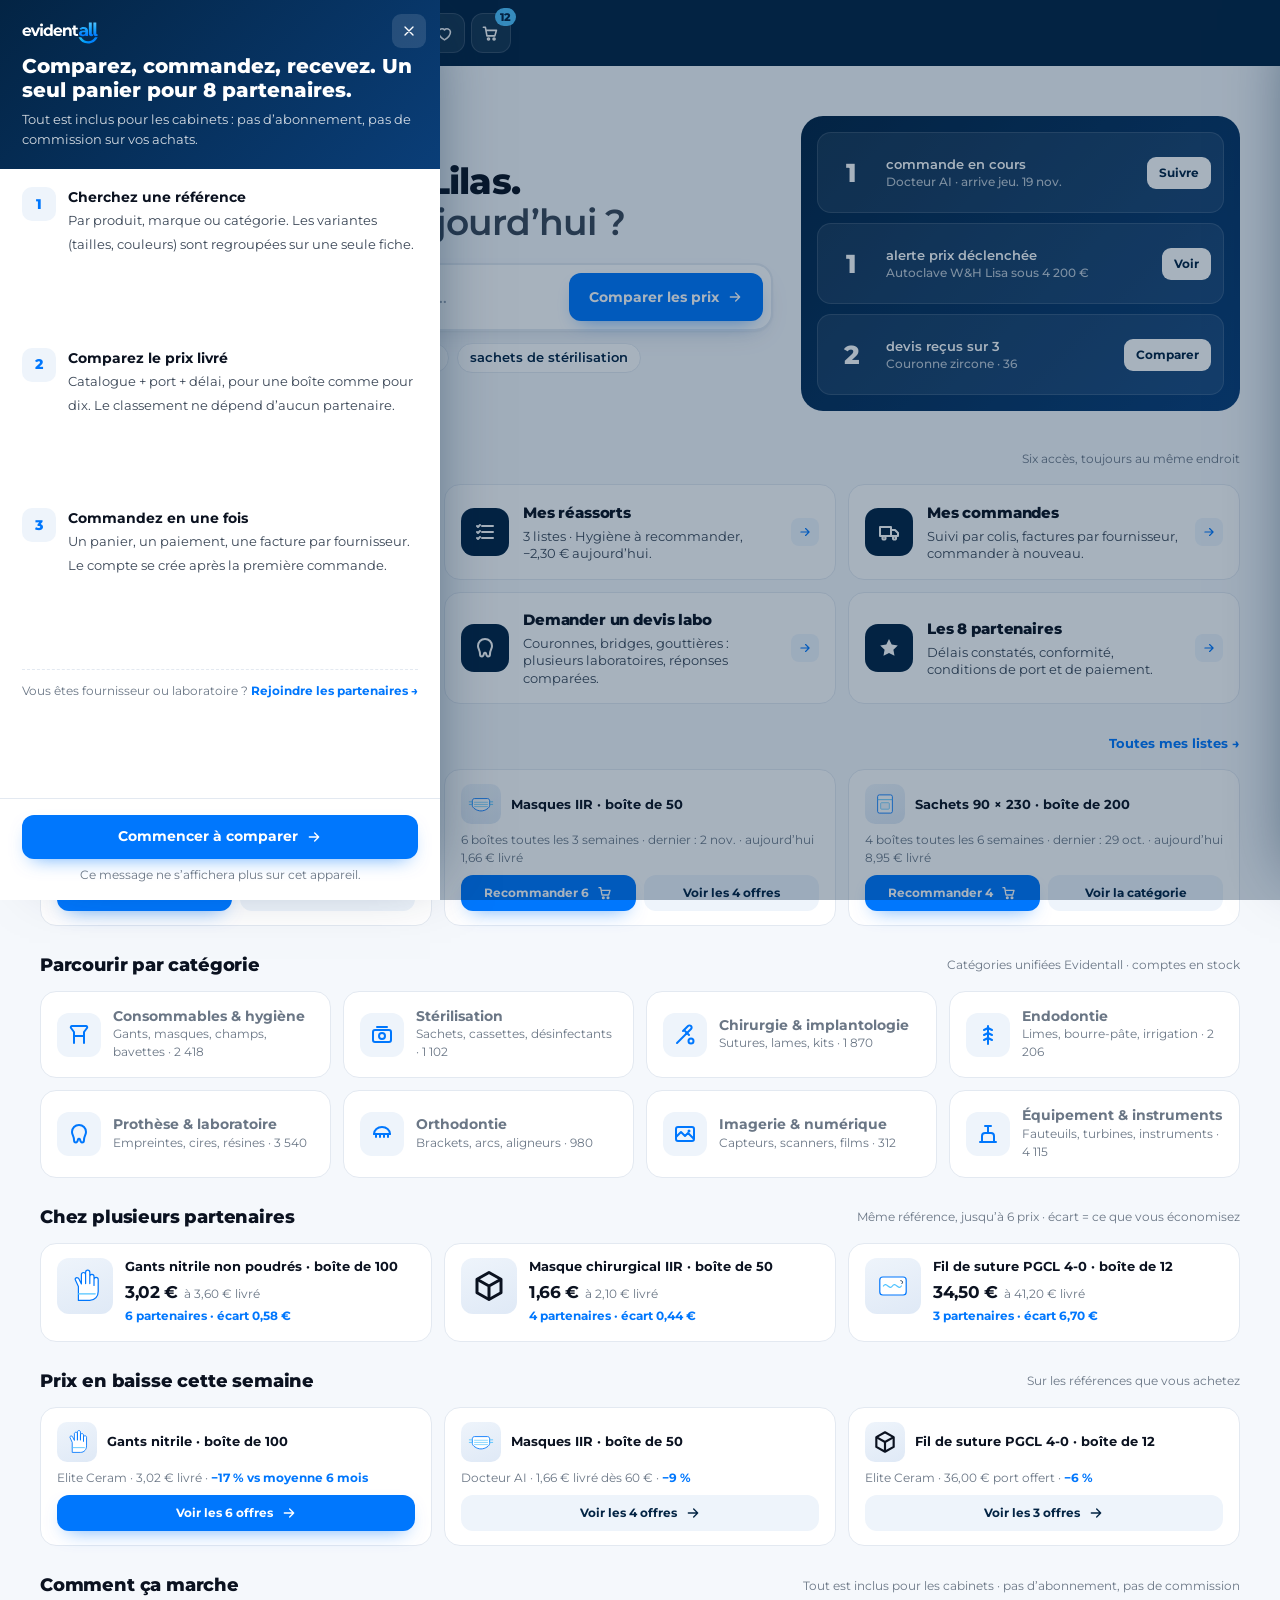
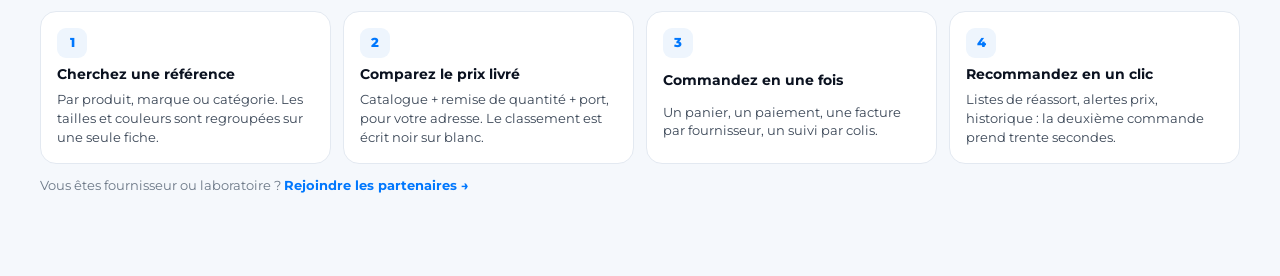
<file: prototypes/archive/marketplace-proto-v7.html>
<!doctype html>
<html lang="fr">
<head>
<meta charset="utf-8">
<meta name="viewport" content="width=device-width,initial-scale=1">
<title>Evidentall · Marketplace — prototype v7 (accueil repensé)</title>
<link rel="preconnect" href="https://fonts.googleapis.com">
<link href="https://fonts.googleapis.com/css2?family=Montserrat:wght@400;500;600;700;800&display=swap" rel="stylesheet">
<style>
:root{
  --p:#0077fd;--a:#50c3ff;--s:#032444;
  --ink:#0b1220;--ink2:#3a4656;--mute:#6b7786;
  --line:#e3e9f1;--bg:#f5f8fc;--card:#fff;
  --ok:#0077fd;
  --warn:#b45309;--warn-bg:#fff7ec;--warn-line:#f3d9b1;--warn-ink:#7a4a0b;--warn-ink2:#5c3708;--warn-btn:#e8c89a;
  --err:#c62828;--err-bg:#fdecec;--err-line:#f2bcbc;--err-ink:#7a1f1f;--err-ink2:#5a1414;--err-btn:#e9a9a9;
  --r:14px;--r2:22px;
  --sh:0 1px 2px rgba(3,36,68,.05),0 10px 30px -14px rgba(3,36,68,.18);
}
*{box-sizing:border-box;margin:0;padding:0}
[hidden]{display:none!important}
html{scroll-behavior:smooth}
body{font-family:Montserrat,system-ui,sans-serif;background:var(--bg);color:var(--ink);line-height:1.5;-webkit-font-smoothing:antialiased}
button{font:inherit;cursor:pointer;border:0;background:none;color:inherit}
input{font:inherit}
a{color:inherit;text-decoration:none}
svg{display:block}
.sr{position:absolute;width:1px;height:1px;overflow:hidden;clip:rect(0 0 0 0)}

/* ---------- top bar ---------- */
.top{position:sticky;top:0;z-index:40;background:var(--s);color:#fff}
.top-in{max-width:1240px;margin:0 auto;padding:0 20px;height:66px;display:flex;align-items:center;gap:14px}
.home{display:inline-flex;align-items:center;gap:8px;height:40px;padding:0 14px 0 10px;border-radius:999px;background:rgba(255,255,255,.08);border:1px solid rgba(255,255,255,.14);font-weight:600;font-size:13px;white-space:nowrap;transition:background .2s,transform .2s}
.home:hover{background:rgba(255,255,255,.16);transform:translateX(-2px)}
.home svg{width:18px;height:18px}
.brand{display:flex;align-items:baseline;gap:8px;margin-left:6px;white-space:nowrap}
.brand{text-decoration:none;color:#fff;align-items:center}
.brand-logo{height:26px;width:auto;display:block}
.brand span{font-size:11px;letter-spacing:.14em;text-transform:uppercase;color:rgba(255,255,255,.6);font-weight:600}
.search{flex:1;display:flex;align-items:center;height:44px;background:#fff;border-radius:12px;padding:0 6px 0 14px;color:var(--ink);min-width:0;margin-left:10px}
.search svg{width:18px;height:18px;color:var(--mute);flex:none}
.search input{flex:1;border:0;outline:0;height:100%;padding:0 10px;min-width:0;font-weight:500}
.search input::placeholder{color:#9aa6b4}
.search button{height:34px;padding:0 14px;border-radius:9px;background:var(--p);color:#fff;font-weight:700;font-size:13px}
.tools{display:flex;gap:6px}
.tool{position:relative;width:40px;height:40px;border-radius:12px;display:grid;place-items:center;background:rgba(255,255,255,.08);border:1px solid rgba(255,255,255,.14)}
.tool svg{width:19px;height:19px}
.tool .n{position:absolute;top:-6px;right:-6px;min-width:18px;height:18px;padding:0 5px;border-radius:9px;background:var(--a);color:var(--s);font-size:11px;font-weight:800;display:grid;place-items:center;transform:scale(0);transition:transform .25s cubic-bezier(.3,1.6,.5,1)}
.tool .n.on{transform:scale(1)}

/* ---------- layout ---------- */
.wrap{max-width:1240px;margin:0 auto;padding:22px 20px 80px}
.crumb{font-size:13px;color:var(--mute);display:flex;gap:8px;align-items:center;flex-wrap:wrap}
.crumb b{color:var(--ink);font-weight:600}
.view{display:none}.view.on{display:block}

/* ---------- results header ---------- */
.rh{display:flex;align-items:flex-end;justify-content:space-between;gap:16px;margin:14px 0 18px;flex-wrap:wrap}
.rh h1{font-size:26px;font-weight:800;letter-spacing:-.02em;line-height:1.15}
.rh h1 small{display:block;font-size:14px;color:var(--mute);font-weight:500;margin-top:4px}
.seg{display:inline-flex;background:#e8eef6;border-radius:999px;padding:3px;position:relative}
.seg button{position:relative;z-index:1;height:32px;padding:0 16px;border-radius:999px;font-weight:700;font-size:13px;color:var(--ink2);transition:color .2s}
.seg button[aria-pressed=true]{color:#fff}
.seg::before{content:"";position:absolute;top:3px;left:3px;width:calc(50% - 3px);height:32px;border-radius:999px;background:var(--s);transition:transform .25s cubic-bezier(.4,0,.2,1)}
.seg.ttc::before{transform:translateX(100%)}
.seg-wrap{display:flex;align-items:center;gap:10px;font-size:12px;color:var(--mute)}

/* radar */
.radar{background:linear-gradient(135deg,var(--s),#0a3e78);color:#fff;border-radius:var(--r2);padding:20px 22px;display:grid;grid-template-columns:1fr auto;gap:18px;align-items:center;margin-bottom:20px}
.radar .t{font-size:12px;letter-spacing:.12em;text-transform:uppercase;color:var(--a);font-weight:700}
.radar h2{font-size:18px;font-weight:700;margin:4px 0 12px}
.rng{position:relative;height:8px;border-radius:4px;background:rgba(255,255,255,.14);margin:22px 0 8px}
.rng i{position:absolute;top:0;bottom:0;border-radius:4px;background:linear-gradient(90deg,var(--a),var(--p))}
.rng b{position:absolute;top:-24px;transform:translateX(-50%);font-size:12px;font-weight:700;white-space:nowrap}
.rng em{position:absolute;top:-4px;width:16px;height:16px;border-radius:50%;background:#fff;border:3px solid var(--p);transform:translateX(-50%);box-shadow:0 0 0 4px rgba(80,195,255,.25)}
.rng-l{display:flex;justify-content:space-between;font-size:11px;color:rgba(255,255,255,.65)}
.radar .note{font-size:13px;color:rgba(255,255,255,.85);max-width:560px}
.radar .k{display:flex;flex-direction:column;align-items:flex-end;gap:4px;text-align:right}
.radar .k b{font-size:30px;font-weight:800;letter-spacing:-.02em}
.radar .k span{font-size:12px;color:rgba(255,255,255,.7)}
.pill{display:inline-flex;align-items:center;gap:6px;height:26px;padding:0 10px;border-radius:999px;font-size:11px;font-weight:700}
.pill.good{background:rgba(80,195,255,.18);color:#eef5fd}

/* cards */
.grid{display:grid;grid-template-columns:repeat(3,1fr);gap:16px}
.card{background:var(--card);border:1px solid var(--line);border-radius:var(--r2);overflow:hidden;box-shadow:var(--sh);display:flex;flex-direction:column;transition:transform .25s,box-shadow .25s}
.card:hover{transform:translateY(-3px);box-shadow:0 2px 4px rgba(3,36,68,.05),0 24px 40px -18px rgba(0,119,253,.35)}
.card .img{position:relative;aspect-ratio:4/3;background:linear-gradient(160deg,#eef4fb,#dfe9f6);display:grid;place-items:center}
.card .img svg{width:46%;height:auto}
.card .fav{position:absolute;top:12px;right:12px;width:34px;height:34px;border-radius:10px;background:#fff;display:grid;place-items:center;color:var(--mute);box-shadow:var(--sh)}
.card .fav svg{width:17px;height:17px}
.card .fav.on{color:var(--p)}
.card .fav.on svg{fill:var(--p)}
.tag{position:absolute;left:12px;top:12px;height:26px;padding:0 10px;border-radius:8px;background:var(--s);color:#fff;font-size:11px;font-weight:700;display:flex;align-items:center;gap:6px}
.tag.alt{background:#fff;color:var(--p)}
.card .bd{padding:16px 18px 18px;display:flex;flex-direction:column;gap:10px;flex:1}
.card h3{font-size:15px;font-weight:700;line-height:1.3}
.card .meta{font-size:12px;color:var(--mute);display:flex;gap:10px;flex-wrap:wrap}
.card .meta i{font-style:normal;display:inline-flex;align-items:center;gap:4px}
.card .meta svg{width:13px;height:13px}
.pr{display:flex;align-items:baseline;gap:6px;margin-top:auto}
.pr small{font-size:12px;color:var(--mute);font-weight:600}
.pr b{font-size:22px;font-weight:800;letter-spacing:-.02em}
.pr .u{font-size:12px;color:var(--mute)}
.pr .tax{font-size:11px;color:var(--mute);font-weight:600}
.pt{display:flex;align-items:center;gap:8px;font-size:12px;color:var(--ink2)}
.av{display:flex}
.av span{width:22px;height:22px;border-radius:50%;border:2px solid #fff;background:var(--s);color:#fff;font-size:9px;font-weight:800;display:grid;place-items:center;margin-left:-6px}
.av span:first-child{margin:0}
.btn{display:inline-flex;align-items:center;justify-content:center;gap:8px;height:44px;padding:0 18px;border-radius:12px;font-weight:700;font-size:14px;transition:transform .2s,box-shadow .2s,background .2s}
.btn svg{width:16px;height:16px}
.btn.p{background:var(--p);color:#fff;box-shadow:0 8px 20px -10px rgba(0,119,253,.7)}
.btn.p:hover{background:#0068e0;transform:translateY(-1px)}
.btn.g{background:#eef4fb;color:var(--s)}
.btn.g:hover{background:#e2ebf7}
.btn.o{border:1.5px solid var(--line);color:var(--s)}
.btn.o:hover{border-color:var(--p);color:var(--p)}
.btn.w{width:100%}
.card .act{display:flex;gap:8px}
.card .act .btn{flex:1;height:40px;font-size:13px}

/* ---------- sheet ---------- */
.back{display:inline-flex;align-items:center;gap:6px;color:var(--p);font-weight:700;font-size:13px;margin-bottom:14px}
.back svg{width:16px;height:16px}
.sheet{display:grid;grid-template-columns:1fr 360px;gap:22px;align-items:start}
.hero{background:#fff;border:1px solid var(--line);border-radius:var(--r2);padding:22px;display:grid;grid-template-columns:220px 1fr;gap:22px;box-shadow:var(--sh)}
.hero .img{aspect-ratio:1;border-radius:16px;background:linear-gradient(160deg,#eef4fb,#dfe9f6);display:grid;place-items:center}
.hero .img svg{width:60%}
.hero h1{font-size:24px;font-weight:800;letter-spacing:-.02em;line-height:1.2}
.hero .sub{color:var(--mute);font-size:13px;margin:6px 0 12px}
.chips{display:flex;flex-wrap:wrap;gap:6px;margin-bottom:14px}
.chip{height:28px;padding:0 10px;border-radius:8px;background:#eef4fb;color:var(--s);font-size:12px;font-weight:600;display:inline-flex;align-items:center;gap:6px}
.chip.sel{background:var(--s);color:#fff}
.hero .row{display:flex;gap:8px;flex-wrap:wrap}
.hero .row .btn{height:40px;font-size:13px}

.sec{margin-top:22px}
.sec-h{display:flex;align-items:center;justify-content:space-between;gap:12px;margin-bottom:12px;flex-wrap:wrap}
.sec-h h2{font-size:18px;font-weight:800;letter-spacing:-.01em}
.sec-h .hint{font-size:12px;color:var(--mute)}
.sort{display:inline-flex;gap:4px;background:#e8eef6;padding:3px;border-radius:10px}
.sort button{height:30px;padding:0 12px;border-radius:8px;font-size:12px;font-weight:700;color:var(--ink2)}
.sort button[aria-pressed=true]{background:#fff;color:var(--s);box-shadow:var(--sh)}

.offers{display:flex;flex-direction:column;gap:10px}
.of{background:#fff;border:1px solid var(--line);border-radius:16px;padding:14px 16px;display:grid;grid-template-columns:44px 1fr auto auto;gap:14px;align-items:center;transition:border-color .2s,box-shadow .2s;position:relative}
.of:hover{border-color:#c9dcf3;box-shadow:var(--sh)}
.of.best{border-color:var(--p);box-shadow:0 0 0 3px rgba(0,119,253,.12)}
.of.best::before{content:"Meilleur prix livré";position:absolute;top:-11px;left:14px;height:22px;padding:0 10px;border-radius:999px;background:var(--p);color:#fff;font-size:11px;font-weight:700;display:flex;align-items:center}
.of .lg{width:44px;height:44px;border-radius:12px;background:var(--s);color:#fff;display:grid;place-items:center;font-weight:800;font-size:13px}
.of .lg.a{background:#0a3e78}.of .lg.b{background:#0f5fb8}.of .lg.c{background:#1d4e89}
.of .who b{display:block;font-size:14px;font-weight:700}
.of .who span{font-size:12px;color:var(--mute);display:flex;gap:8px;flex-wrap:wrap;margin-top:2px}
.of .who span i{font-style:normal;display:inline-flex;align-items:center;gap:4px}
.of .who span svg{width:12px;height:12px}
.of .pz{text-align:right;min-width:150px}
.of .pz b{font-size:19px;font-weight:800;letter-spacing:-.02em;display:block}
.of .pz small{font-size:11px;color:var(--mute);display:block;font-weight:600}
.of .pz .d{display:inline-flex;align-items:center;height:20px;padding:0 7px;border-radius:6px;font-size:11px;font-weight:700;margin-top:4px;background:#eef4fb;color:var(--ink2)}
.of .pz .d.z{background:rgba(0,119,253,.1);color:var(--p)}
.of .btn{height:40px;padding:0 14px;font-size:13px}
.of .btn .sr{display:none}
.of.best .btn{background:var(--p);color:#fff}
.why{margin-top:10px;font-size:12px;color:var(--mute);display:flex;gap:6px;align-items:flex-start}
.why svg{width:14px;height:14px;flex:none;margin-top:2px;color:var(--p)}
.why button{color:var(--p);font-weight:700;text-decoration:underline;text-underline-offset:2px}

/* side */
.side{display:flex;flex-direction:column;gap:14px;position:sticky;top:84px}
.box{background:#fff;border:1px solid var(--line);border-radius:var(--r2);padding:18px;box-shadow:var(--sh)}
.box .t{font-size:11px;letter-spacing:.12em;text-transform:uppercase;color:var(--mute);font-weight:700;margin-bottom:8px}
.best-box{background:linear-gradient(135deg,var(--s),#0a3e78);color:#fff;border:0}
.best-box .t{color:var(--a)}
.best-box .big{display:flex;align-items:baseline;gap:6px}
.best-box .big b{font-size:34px;font-weight:800;letter-spacing:-.03em}
.best-box .big span{font-size:12px;color:rgba(255,255,255,.7)}
.best-box p{font-size:13px;color:rgba(255,255,255,.85);margin:4px 0 12px}
.best-box .btn{background:#fff;color:var(--s);width:100%}
.best-box .btn:hover{background:#eef5fd}
.best-box .sv{margin-top:10px;font-size:12px;color:var(--a);font-weight:700;display:block;line-height:1.5}
.best-box .sv svg{width:14px;height:14px;display:inline-block;vertical-align:-2px;margin-right:4px}
.chart{margin:4px 0 6px}
.chart svg{width:100%;height:auto}
.verdict{display:flex;align-items:center;gap:10px;background:#eef4fb;border-radius:12px;padding:10px 12px;font-size:12px;color:var(--ink2)}
.verdict b{display:block;color:var(--s);font-size:13px}
.verdict .bl{width:34px;height:34px;border-radius:10px;background:var(--p);color:#fff;display:grid;place-items:center;flex:none}
.verdict .bl svg{width:18px;height:18px}
.alert{display:flex;gap:8px;margin-top:8px}
.alert .f{flex:1;display:flex;align-items:center;border:1.5px solid var(--line);border-radius:10px;height:42px;padding:0 10px;gap:6px;min-width:0}
.alert .f:focus-within{border-color:var(--p)}
.alert .f span{font-size:12px;color:var(--mute);font-weight:600;white-space:nowrap}
.alert input{border:0;outline:0;width:100%;min-width:0;font-weight:700}
.alert .btn{height:42px;padding:0 14px;font-size:13px}
.ok{font-size:12px;color:var(--p);font-weight:600;margin-top:8px;display:none}
.ok.on{display:block}
.re{display:flex;align-items:center;gap:12px}
.re .ic{width:40px;height:40px;border-radius:12px;background:#eef4fb;color:var(--p);display:grid;place-items:center;flex:none}
.re .ic svg{width:20px;height:20px}
.re b{font-size:13px;display:block}.re span{font-size:12px;color:var(--mute)}
.re .btn{margin-left:auto;height:36px;padding:0 12px;font-size:12px}

/* toast */
.toast{position:fixed;left:50%;bottom:24px;transform:translate(-50%,20px);background:var(--s);color:#fff;padding:12px 16px 12px 14px;border-radius:14px;font-size:13px;font-weight:600;display:flex;align-items:center;gap:10px;box-shadow:0 20px 40px -14px rgba(3,36,68,.5);opacity:0;pointer-events:none;transition:opacity .25s,transform .25s;z-index:50;max-width:calc(100vw - 32px)}
.toast.on{opacity:1;transform:translate(-50%,0)}
.toast .d{width:26px;height:26px;border-radius:8px;background:var(--p);display:grid;place-items:center;flex:none}
.toast svg{width:15px;height:15px}

/* reveal */
.rv{opacity:0;transform:translateY(10px);animation:rv .5s cubic-bezier(.2,.7,.2,1) forwards}
.rv:nth-child(2){animation-delay:.06s}.rv:nth-child(3){animation-delay:.12s}
@keyframes rv{to{opacity:1;transform:none}}
@media (prefers-reduced-motion:reduce){*{animation:none!important;transition:none!important}.rv{opacity:1;transform:none}}

/* ---------- responsive ---------- */
@media (max-width:1000px){
  .grid{grid-template-columns:repeat(2,1fr)}
  .sheet{grid-template-columns:1fr}
  .side{position:static}
}
@media (max-width:700px){
  .top-in{height:auto;padding:10px 14px;flex-wrap:wrap;gap:8px}
  .brand span{display:none}
  .brand{margin-left:auto}
  .tools{order:3}
  .search{order:4;flex:1 0 100%;margin:0;height:42px}
  .home{padding:0 12px 0 10px}
  .home .lbl{display:none}
  .wrap{padding:16px 14px 60px}
  .rh h1{font-size:21px}
  .radar{grid-template-columns:1fr;padding:18px}
  .radar .k{align-items:flex-start;text-align:left;flex-direction:row;align-items:baseline;gap:10px}
  .grid{grid-template-columns:1fr}
  .hero{grid-template-columns:1fr;padding:16px}
  .hero .img{max-width:200px;margin:0 auto}
  .of{grid-template-columns:40px 1fr;row-gap:10px;padding:14px}
  .of .pz{grid-column:1/3;text-align:left;display:flex;align-items:baseline;gap:10px;min-width:0;flex-wrap:wrap}
  .of .pz b{white-space:nowrap;font-size:20px}
  .of .pz .d{flex-basis:100%;width:max-content}
  .of .pz b{display:inline}.of .pz small{display:inline}
  .of .btn{grid-column:1/3;width:100%}
  .of .lg{width:40px;height:40px;font-size:12px}
  .of.best::before{left:12px}
}

/* ---------- v2 : mini-panier, tunnel ---------- */
.mc-bg{position:fixed;inset:0;background:rgba(3,36,68,.35);opacity:0;pointer-events:none;transition:opacity .25s;z-index:60}
.mc-bg.on{opacity:1;pointer-events:auto}
.mc{position:fixed;top:0;right:0;bottom:0;width:min(420px,100vw);background:#fff;z-index:61;transform:translateX(100%);transition:transform .3s cubic-bezier(.2,.7,.2,1);display:flex;flex-direction:column;box-shadow:-20px 0 60px -30px rgba(3,36,68,.5)}
.mc.on{transform:none}
.mc-h{display:flex;align-items:center;justify-content:space-between;padding:18px 20px;border-bottom:1px solid var(--line)}
.mc-h b{font-size:16px;font-weight:800}
.mc-h button{width:36px;height:36px;border-radius:10px;display:grid;place-items:center;color:var(--mute)}
.mc-h button:hover{background:#eef4fb;color:var(--s)}
.mc-h svg{width:18px;height:18px}
.mc-b{flex:1;overflow:auto;padding:14px 20px;display:flex;flex-direction:column;gap:10px}
.mc-f{padding:16px 20px;border-top:1px solid var(--line);display:grid;gap:10px}
.mc-f .row{display:flex;justify-content:space-between;font-size:14px}
.mc-f .row b{font-size:16px}
.mc-f .btn{height:46px}
.mc-added{background:#eef4fb;border-radius:12px;padding:10px 12px;font-size:13px;color:var(--s);display:flex;gap:8px;align-items:center}
.mc-added svg{width:16px;height:16px;color:var(--p)}
.line{display:grid;grid-template-columns:44px 1fr auto;gap:12px;align-items:center;padding:10px 0;border-bottom:1px solid var(--line)}
.line:last-child{border-bottom:0}
.line .th{width:44px;height:44px;border-radius:10px;background:linear-gradient(160deg,#eef4fb,#dfe9f6);display:grid;place-items:center}
.line .th svg{width:28px;height:28px}
.line .nm{font-size:13px;font-weight:600;line-height:1.3}
.line .sp{font-size:12px;color:var(--mute);margin-top:2px}
.line .pr{font-size:14px;font-weight:800;text-align:right;white-space:nowrap}
.qty{display:inline-flex;align-items:center;border:1.5px solid var(--line);border-radius:10px;height:34px}
.qty button{width:32px;height:100%;font-size:18px;color:var(--s);font-weight:600}
.qty button:hover{background:#eef4fb}
.qty span{min-width:28px;text-align:center;font-weight:700;font-size:13px}
.line .ctl{display:flex;align-items:center;gap:8px;margin-top:6px}
.line .rm{font-size:12px;color:var(--mute);text-decoration:underline;text-underline-offset:2px}
.line .rm:hover{color:#c62828}

/* steps */
.steps{display:flex;gap:6px;align-items:center;margin:4px 0 18px;flex-wrap:wrap}
.stp{display:inline-flex;align-items:center;gap:8px;font-size:13px;font-weight:600;color:var(--mute)}
.stp i{width:26px;height:26px;border-radius:50%;border:2px solid var(--line);display:grid;place-items:center;font-style:normal;font-size:12px;font-weight:800}
.stp.on{color:var(--s)}.stp.on i{background:var(--s);border-color:var(--s);color:#fff}
.stp.done{color:var(--p)}.stp.done i{background:var(--p);border-color:var(--p);color:#fff}
.stp.done i svg{width:14px;height:14px}
.sep{width:36px;height:2px;background:var(--line);margin:0 2px}
.sep.done{background:var(--p)}
.ck{display:grid;grid-template-columns:minmax(0,1fr) 360px;gap:22px;align-items:start}
.ck h1{font-size:24px;font-weight:800;letter-spacing:-.02em;margin-bottom:6px}
.ck .sub{color:var(--mute);font-size:13px;margin-bottom:16px}
.colis{background:#fff;border:1px solid var(--line);border-radius:var(--r2);overflow:hidden;margin-bottom:14px;box-shadow:var(--sh)}
.colis-h{display:grid;grid-template-columns:40px 1fr auto;gap:12px;align-items:center;padding:14px 18px;border-bottom:1px solid var(--line);background:#fafcfe}
.colis-h .lg{width:40px;height:40px;border-radius:11px;background:var(--s);color:#fff;display:grid;place-items:center;font-weight:800;font-size:12px}
.colis-h b{display:block;font-size:14px}
.colis-h span{font-size:12px;color:var(--mute);display:flex;gap:10px;flex-wrap:wrap}
.colis-h span i{font-style:normal;display:inline-flex;align-items:center;gap:4px}
.colis-h span svg{width:12px;height:12px}
.colis-h .tot{text-align:right;font-size:12px;color:var(--mute)}
.colis-h .tot b{font-size:15px}
.colis-b{padding:4px 18px}
.colis-f{padding:10px 18px 14px;display:flex;justify-content:space-between;align-items:center;gap:10px;flex-wrap:wrap;font-size:12px;color:var(--mute);border-top:1px solid var(--line)}
.nudge{display:inline-flex;align-items:center;gap:8px;background:#eef4fb;color:var(--s);border-radius:10px;padding:8px 10px;font-size:12px;font-weight:600}
.nudge svg{width:14px;height:14px;color:var(--p)}
.nudge.ok{background:rgba(0,119,253,.08);color:var(--p)}
.rec{position:sticky;top:84px}
.rec .box{padding:20px}
.rec .t{margin-bottom:12px}
.rec .row{display:flex;justify-content:space-between;font-size:14px;padding:6px 0;color:var(--ink2)}
.rec .row.tot{border-top:1px solid var(--line);margin-top:6px;padding-top:12px;color:var(--ink);font-weight:800;font-size:17px}
.rec .row.tot small{font-size:12px;color:var(--mute);font-weight:600;display:block}
.rec .btn{width:100%;height:50px;margin-top:12px;font-size:15px}
.rec .fine{font-size:12px;color:var(--mute);margin-top:10px;line-height:1.5}
.rec .fine b{color:var(--s)}
.trust{display:flex;gap:14px;flex-wrap:wrap;margin-top:12px;font-size:11.5px;color:var(--mute)}
.trust i{font-style:normal;display:inline-flex;align-items:center;gap:5px}
.trust svg{width:13px;height:13px;color:var(--p)}
.empty{background:#fff;border:1px dashed var(--line);border-radius:var(--r2);padding:40px;text-align:center;color:var(--mute)}
.empty .btn{margin-top:14px}

/* forms */
.fld{display:grid;gap:6px}
.fld label{font-size:12px;font-weight:700;color:var(--ink2);text-transform:uppercase;letter-spacing:.06em}
.fld input,.fld textarea{font:inherit;border:1.5px solid var(--line);border-radius:10px;height:44px;padding:0 12px;outline:0;background:#fff;font-weight:500}
.fld textarea{height:auto;padding:10px 12px;resize:vertical}
.fld input:focus,.fld textarea:focus{border-color:var(--p)}
.frm{display:grid;grid-template-columns:1fr 1fr;gap:12px}
.frm .full{grid-column:1/-1}
.card-opt{display:grid;grid-template-columns:22px 1fr auto;gap:12px;align-items:center;border:1.5px solid var(--line);border-radius:14px;padding:14px 16px;cursor:pointer;background:#fff;transition:border-color .2s,box-shadow .2s}
.card-opt:hover{border-color:#c9dcf3}
.card-opt.sel{border-color:var(--p);box-shadow:0 0 0 3px rgba(0,119,253,.12)}
.card-opt input{accent-color:var(--p);width:18px;height:18px;margin:0}
.card-opt b{display:block;font-size:14px}
.card-opt span{font-size:12px;color:var(--mute)}
.card-opt .pr{font-weight:800;font-size:14px;white-space:nowrap}
.opts{display:grid;gap:8px}
.addr{background:#fff;border:1px solid var(--line);border-radius:var(--r2);padding:18px;display:grid;gap:12px;box-shadow:var(--sh);margin-bottom:14px}
.addr h3{font-size:15px;font-weight:800;display:flex;justify-content:space-between;align-items:center}
.addr h3 button{font-size:12px;color:var(--p);font-weight:700}
.addr .who{display:grid;grid-template-columns:40px 1fr;gap:12px;align-items:start}
.addr .who .ic{width:40px;height:40px;border-radius:11px;background:#eef4fb;color:var(--p);display:grid;place-items:center}
.addr .who svg{width:20px;height:20px}
.addr .who b{font-size:14px;display:block}
.addr .who span{font-size:13px;color:var(--ink2);line-height:1.5}
.recap-l{display:grid;grid-template-columns:1fr auto;gap:4px 12px;font-size:13px;color:var(--ink2);padding:6px 0;border-bottom:1px solid var(--line)}
.recap-l:last-child{border-bottom:0}
.recap-l b{color:var(--ink)}
.recap-l .d{grid-column:1/-1;font-size:12px;color:var(--mute)}
.cgv{display:flex;gap:10px;align-items:flex-start;font-size:13px;color:var(--ink2);margin-top:12px}
.cgv input{margin-top:3px;accent-color:var(--p);width:18px;height:18px}
.err{font-size:12px;color:#c62828;font-weight:600;display:none;margin-top:6px}
.err.on{display:block}

/* done */
.dn{max-width:720px;margin:20px auto;text-align:center;display:grid;gap:18px}
.dn .big{width:72px;height:72px;border-radius:50%;background:var(--p);color:#fff;display:grid;place-items:center;margin:0 auto;box-shadow:0 16px 36px -14px rgba(0,119,253,.8)}
.dn .big svg{width:34px;height:34px}
.dn h1{font-size:26px;font-weight:800;letter-spacing:-.02em}
.dn p{color:var(--ink2);font-size:14px;max-width:52ch;margin:0 auto}
.dn .orders{display:grid;gap:10px;text-align:left;margin-top:6px}
.ord{background:#fff;border:1px solid var(--line);border-radius:16px;padding:14px 18px;display:grid;grid-template-columns:40px 1fr auto;gap:12px;align-items:center;box-shadow:var(--sh)}
.ord .lg{width:40px;height:40px;border-radius:11px;background:var(--s);color:#fff;display:grid;place-items:center;font-weight:800;font-size:12px}
.ord b{font-size:14px;display:block}.ord span{font-size:12px;color:var(--mute)}
.ord .st{font-size:12px;font-weight:700;color:var(--p);background:rgba(0,119,253,.08);padding:4px 10px;border-radius:999px;white-space:nowrap}
.dn .acts{display:flex;gap:10px;justify-content:center;flex-wrap:wrap}
.acct{background:linear-gradient(135deg,var(--s),#0a3e78);color:#fff;border-radius:18px;padding:20px;text-align:left;display:grid;grid-template-columns:1fr auto;gap:16px;align-items:center}
.acct b{display:block;font-size:15px}.acct span{font-size:13px;color:rgba(255,255,255,.8)}
.acct .btn{background:#fff;color:var(--s);height:42px;white-space:nowrap}

@media (max-width:1000px){.ck{grid-template-columns:1fr}.rec{position:static}}
@media (max-width:700px){
  .colis-h{grid-template-columns:40px 1fr}.colis-h .tot{grid-column:1/-1;text-align:left;display:flex;gap:8px;align-items:baseline}
  .frm{grid-template-columns:1fr}.steps{gap:4px}.sep{width:18px}.stp span{display:none}.stp.on span{display:inline}
  .acct{grid-template-columns:1fr}.line{grid-template-columns:44px 1fr}.line .pr{grid-column:2;text-align:left}
}

/* ---------- v3 : accueil, catégories, recherche ---------- */
.hm-hero{background:linear-gradient(135deg,var(--s),#0a3e78);color:#fff;border-radius:var(--r2);padding:34px 32px 30px;display:grid;grid-template-columns:minmax(0,1.1fr) minmax(0,.9fr);gap:28px;align-items:center;margin-top:4px}
.hm-hero h1{font-size:clamp(24px,3vw,34px);font-weight:800;letter-spacing:-.02em;line-height:1.15}
.hm-hero p{color:rgba(255,255,255,.82);font-size:14px;margin-top:10px;max-width:46ch}
.hm-hero .kpi{display:flex;gap:10px;flex-wrap:wrap;margin-top:18px}
.hm-hero .kpi span{background:rgba(255,255,255,.1);border:1px solid rgba(255,255,255,.16);border-radius:10px;padding:8px 12px;font-size:12px;font-weight:600}
.hm-hero .kpi b{display:block;font-size:18px;font-weight:800;letter-spacing:-.02em}
.hm-hero .quick{background:#fff;color:var(--ink);border-radius:16px;padding:16px;display:grid;gap:10px}
.hm-hero .quick .t{font-size:11px;letter-spacing:.12em;text-transform:uppercase;color:var(--mute);font-weight:700}
.qrow{display:grid;grid-template-columns:36px 1fr auto;gap:10px;align-items:center;padding:8px;border-radius:10px;border:1px solid var(--line);text-align:left;width:100%}
.qrow:hover{border-color:var(--p);background:#fbfdff}
.qrow .ic{width:36px;height:36px;border-radius:9px;background:#eef4fb;display:grid;place-items:center}
.qrow .ic svg{width:22px;height:22px}
.qrow b{font-size:13px;display:block}.qrow span{font-size:11.5px;color:var(--mute)}
.qrow .pr{font-size:13px;font-weight:800;white-space:nowrap}
.hsec{margin-top:26px}
.hsec .sec-h h2{font-size:18px}
.cats{display:grid;grid-template-columns:repeat(4,1fr);gap:12px}
.cat{background:#fff;border:1px solid var(--line);border-radius:16px;padding:16px;display:grid;grid-template-columns:44px 1fr;gap:12px;align-items:center;text-align:left;transition:transform .2s,box-shadow .2s,border-color .2s}
.cat:hover{transform:translateY(-2px);border-color:#c9dcf3;box-shadow:var(--sh)}
.cat .ic{width:44px;height:44px;border-radius:12px;background:#eef4fb;color:var(--p);display:grid;place-items:center}
.cat .ic svg{width:24px;height:24px}
.cat b{font-size:14px;display:block;line-height:1.25}.cat span{font-size:12px;color:var(--mute)}
.cat.dis{opacity:.55}
.multi{display:grid;grid-template-columns:repeat(3,1fr);gap:12px}
.mp{background:#fff;border:1px solid var(--line);border-radius:16px;padding:14px 16px;display:grid;grid-template-columns:56px 1fr;gap:12px;align-items:start;text-align:left}
.mp .th{width:56px;height:56px;border-radius:12px;background:linear-gradient(160deg,#eef4fb,#dfe9f6);display:grid;place-items:center}
.mp .th svg{width:36px;height:36px}
.mp b{font-size:13px;display:block;line-height:1.3}
.mp .rg{display:flex;align-items:baseline;gap:6px;margin-top:6px}
.mp .rg b{font-size:17px;letter-spacing:-.02em}
.mp .rg span{font-size:11.5px;color:var(--mute)}
.mp .bar{height:4px;border-radius:2px;background:#e8eef6;margin-top:8px;position:relative}
.mp .bar i{position:absolute;left:0;top:0;bottom:0;border-radius:2px;background:linear-gradient(90deg,var(--a),var(--p))}
.mp .np{font-size:11.5px;color:var(--p);font-weight:700;margin-top:6px}
.re-row{display:grid;grid-template-columns:repeat(3,1fr);gap:12px}
.re-c{background:#fff;border:1px solid var(--line);border-radius:16px;padding:14px 16px;display:grid;gap:8px}
.re-c .tp{display:flex;gap:10px;align-items:center}
.re-c .th{width:40px;height:40px;border-radius:10px;background:linear-gradient(160deg,#eef4fb,#dfe9f6);display:grid;place-items:center;flex:none}
.re-c .th svg{width:26px;height:26px}
.re-c b{font-size:13px;line-height:1.3}
.re-c .meta{font-size:11.5px;color:var(--mute)}
.re-c .btn{height:36px;font-size:12px}
.re-c .delta{font-size:11.5px;font-weight:700;color:var(--p)}

/* welcome panel (left) */
.wl-bg{position:fixed;inset:0;background:rgba(3,36,68,.35);z-index:70;opacity:0;pointer-events:none;transition:opacity .25s}
.wl-bg.on{opacity:1;pointer-events:auto}
.wl{position:fixed;top:0;left:0;bottom:0;width:min(440px,100vw);background:#fff;z-index:71;transform:translateX(-100%);transition:transform .3s cubic-bezier(.2,.7,.2,1);display:flex;flex-direction:column;box-shadow:20px 0 60px -30px rgba(3,36,68,.5)}
.wl.on{transform:none}
.wl-h{background:linear-gradient(135deg,var(--s),#0a3e78);color:#fff;padding:22px 22px 20px;position:relative}
.wl-h .eyebrow{font-size:11px;letter-spacing:.12em;text-transform:uppercase;color:var(--a);font-weight:700}
.wl-h h2{font-size:20px;font-weight:800;margin-top:6px;line-height:1.2}
.wl-h p{font-size:13px;color:rgba(255,255,255,.82);margin-top:8px}
.wl-h button{position:absolute;top:14px;right:14px;width:34px;height:34px;border-radius:9px;background:rgba(255,255,255,.12);color:#fff;display:grid;place-items:center}
.wl-h button svg{width:16px;height:16px}
.wl-b{padding:18px 22px;display:grid;gap:12px;overflow:auto;flex:1}
.wl-step{display:grid;grid-template-columns:34px 1fr;gap:12px;align-items:start}
.wl-step i{width:34px;height:34px;border-radius:10px;background:#eef4fb;color:var(--p);display:grid;place-items:center;font-style:normal;font-weight:800;font-size:14px}
.wl-step b{font-size:14px;display:block}.wl-step span{font-size:12.5px;color:var(--ink2);line-height:1.5}
.wl-f{padding:16px 22px;border-top:1px solid var(--line);display:grid;gap:8px}
.wl-f .btn{height:44px}
.wl-f small{font-size:11.5px;color:var(--mute);text-align:center}
.wl-sup{font-size:12px;color:var(--mute);border-top:1px dashed var(--line);padding-top:12px}
.wl-sup a{color:var(--p);font-weight:700}

/* search suggestions */
.search{position:relative}
.sug{position:absolute;top:calc(100% + 6px);left:0;right:0;background:#fff;border-radius:14px;box-shadow:0 20px 50px -20px rgba(3,36,68,.45);border:1px solid var(--line);padding:6px;display:none;z-index:45;color:var(--ink)}
.sug.on{display:block}
.sug .g{font-size:10.5px;letter-spacing:.1em;text-transform:uppercase;color:var(--mute);font-weight:700;padding:8px 10px 4px}
.sug button{display:grid;grid-template-columns:28px 1fr auto;gap:10px;align-items:center;width:100%;text-align:left;padding:8px 10px;border-radius:9px;font-size:13px}
.sug button:hover,.sug button.k{background:#eef4fb}
.sug button svg{width:16px;height:16px;color:var(--mute)}
.sug button em{font-style:normal;font-weight:700;color:var(--p)}
.sug button .n{font-size:11.5px;color:var(--mute)}
.sug mark{background:none;color:var(--ink);font-weight:800}

/* category page */
.cat-h{display:flex;align-items:flex-end;justify-content:space-between;gap:16px;margin:12px 0 16px;flex-wrap:wrap}
.cat-h h1{font-size:26px;font-weight:800;letter-spacing:-.02em}
.cat-h h1 small{display:block;font-size:13px;color:var(--mute);font-weight:500;margin-top:4px}
.sub-cats{display:flex;gap:8px;flex-wrap:wrap;margin-bottom:16px}
.sub-cats button{height:34px;padding:0 12px;border-radius:999px;background:#fff;border:1px solid var(--line);font-size:12.5px;font-weight:600;color:var(--ink2)}
.sub-cats button[aria-pressed=true]{background:var(--s);color:#fff;border-color:var(--s)}
.sub-cats button span{color:var(--mute);font-weight:500;margin-left:4px}
.sub-cats button[aria-pressed=true] span{color:rgba(255,255,255,.7)}
.catg{display:grid;grid-template-columns:260px minmax(0,1fr);gap:20px;align-items:start}
.fac{background:#fff;border:1px solid var(--line);border-radius:var(--r2);padding:16px;display:grid;gap:16px;position:sticky;top:84px}
.fac h3{font-size:12px;letter-spacing:.1em;text-transform:uppercase;color:var(--mute);font-weight:700;display:flex;justify-content:space-between}
.fac h3 button{font-size:11px;color:var(--p);text-transform:none;letter-spacing:0;font-weight:700}
.fac .grp{display:grid;gap:6px}
.fac .grp+.grp{margin-top:14px}
.fac .grp h4{font-size:12.5px;font-weight:700;color:var(--ink)}
.fo{display:grid;grid-template-columns:18px 1fr auto;gap:8px;align-items:center;font-size:13px;color:var(--ink2);padding:4px 2px;border-radius:6px;cursor:pointer}
.fo:hover{background:#fbfdff}
.fo input{accent-color:var(--p);width:16px;height:16px;margin:0}
.fo .n{font-size:11.5px;color:var(--mute);font-variant-numeric:tabular-nums}
.fo.dis{opacity:.45;cursor:default}
.fac .more{font-size:12px;color:var(--p);font-weight:700;text-align:left}
.fac-sm{display:none}
.catbar{display:flex;align-items:center;justify-content:space-between;gap:12px;flex-wrap:wrap;margin-bottom:12px}
.chips-a{display:flex;gap:6px;flex-wrap:wrap}
.chips-a button{height:28px;padding:0 10px;border-radius:999px;background:var(--s);color:#fff;font-size:12px;font-weight:600;display:inline-flex;align-items:center;gap:6px}
.chips-a button svg{width:12px;height:12px}
.chips-a .clr{background:none;color:var(--p)}
.sortsel{display:flex;align-items:center;gap:8px;font-size:12.5px;color:var(--mute)}
.sortsel select{font:inherit;font-weight:600;color:var(--ink);border:1.5px solid var(--line);border-radius:10px;height:36px;padding:0 10px;background:#fff}
.pgrid{display:grid;grid-template-columns:repeat(3,1fr);gap:14px}
.pc{background:#fff;border:1px solid var(--line);border-radius:var(--r2);overflow:hidden;box-shadow:var(--sh);display:flex;flex-direction:column;transition:transform .25s,box-shadow .25s;position:relative}
.pc:hover{transform:translateY(-3px)}
.pc .img{aspect-ratio:5/3;background:linear-gradient(160deg,#eef4fb,#dfe9f6);display:grid;place-items:center;position:relative}
.pc .img svg{width:38%;height:auto}
.pc .st{position:absolute;left:12px;top:12px;height:24px;padding:0 9px;border-radius:7px;font-size:11px;font-weight:700;display:flex;align-items:center;gap:5px;background:#fff;color:var(--s)}
.pc .st::before{content:"";width:7px;height:7px;border-radius:50%;background:var(--p)}
.pc .st.low::before{background:#b45309}.pc .st.out{color:var(--mute)}.pc .st.out::before{background:#9aa6b4}
.pc .fav{position:absolute;top:10px;right:10px;width:34px;height:34px;border-radius:10px;background:#fff;display:grid;place-items:center;color:var(--mute);opacity:0;transition:opacity .2s}
.pc:hover .fav,.pc .fav.on,.pc .fav:focus-visible{opacity:1}
.pc .fav svg{width:16px;height:16px}.pc .fav.on{color:var(--p)}.pc .fav.on svg{fill:var(--p)}
.pc .bd{padding:14px 16px 16px;display:flex;flex-direction:column;gap:8px;flex:1}
.pc h3{font-size:14px;font-weight:700;line-height:1.35}
.pc .pk{font-size:12px;color:var(--mute)}
.pc .pk b{color:var(--ink2);font-weight:600}
.pc .pr{margin-top:auto;display:flex;align-items:baseline;gap:6px;flex-wrap:wrap}
.pc .pr small{font-size:11px;color:var(--mute);font-weight:700;letter-spacing:.06em;text-transform:uppercase}
.pc .pr b{font-size:20px;font-weight:800;letter-spacing:-.02em}
.pc .pr .u{font-size:11.5px;color:var(--mute)}
.pc .np{display:flex;align-items:center;gap:8px;font-size:12px;color:var(--ink2)}
.pc .btn{height:40px;font-size:13px;width:100%}
.pc.out .btn{background:#eef4fb;color:var(--mute)}
.more-row{display:flex;justify-content:center;margin-top:18px}
.more-row .btn{min-width:240px}
.drawer-bg{position:fixed;inset:0;background:rgba(3,36,68,.35);z-index:60;opacity:0;pointer-events:none;transition:opacity .25s}
.drawer-bg.on{opacity:1;pointer-events:auto}
@media (max-width:1000px){.cats{grid-template-columns:repeat(2,1fr)}.multi,.re-row{grid-template-columns:repeat(2,1fr)}.pgrid{grid-template-columns:repeat(2,1fr)}.hm-hero{grid-template-columns:1fr}.catg{grid-template-columns:1fr}
  .fac{position:fixed;left:0;right:0;bottom:0;top:auto;max-height:80vh;overflow:auto;border-radius:20px 20px 0 0;z-index:61;transform:translateY(100%);visibility:hidden;transition:transform .3s cubic-bezier(.2,.7,.2,1),visibility 0s .3s}
  .fac.on{transform:none;visibility:visible;transition:transform .3s cubic-bezier(.2,.7,.2,1)}.fac-sm{display:inline-flex}
}
@media (max-width:700px){.pgrid{grid-template-columns:1fr}.multi,.re-row,.cats{grid-template-columns:1fr}.hm-hero{padding:22px 18px}.cat{padding:12px}.catbar{align-items:stretch}.sortsel{justify-content:space-between}}

/* ---------- v4 : listes, alertes, comparateur matériel, partenaire ---------- */
.tabs{display:inline-flex;gap:4px;background:#e8eef6;padding:3px;border-radius:12px;margin:8px 0 18px}
.tabs button{height:36px;padding:0 16px;border-radius:9px;font-size:13px;font-weight:700;color:var(--ink2)}
.tabs button[aria-pressed=true]{background:#fff;color:var(--s);box-shadow:var(--sh)}
.lists{display:grid;grid-template-columns:300px minmax(0,1fr);gap:20px;align-items:start}
.lnav{display:grid;gap:8px}
.lcard{background:#fff;border:1px solid var(--line);border-radius:16px;padding:14px 16px;display:grid;grid-template-columns:36px 1fr;gap:2px 12px;text-align:left;transition:border-color .2s,box-shadow .2s}
.lcard:hover{border-color:#c9dcf3;box-shadow:var(--sh)}
.lcard.sel{border-color:var(--p);box-shadow:0 0 0 3px rgba(0,119,253,.12)}
.lcard b{font-size:14px;grid-column:2}.lcard .n{font-size:12px;color:var(--mute);grid-column:2}.lcard .ic{grid-row:1/3;grid-column:1;width:36px;height:36px;border-radius:10px;background:#eef4fb;color:var(--p);display:grid;place-items:center;align-self:center}
.lcard .ic svg{width:18px;height:18px}
.lnew{border:1.5px dashed var(--line);border-radius:16px;padding:12px;font-size:13px;font-weight:700;color:var(--p);display:flex;gap:8px;align-items:center;justify-content:center}
.lnew svg{width:16px;height:16px}
.ldet{background:#fff;border:1px solid var(--line);border-radius:var(--r2);box-shadow:var(--sh);overflow:hidden}
.ldet-h{padding:18px 20px;border-bottom:1px solid var(--line);display:flex;justify-content:space-between;gap:12px;align-items:flex-start;flex-wrap:wrap}
.ldet-h h2{font-size:20px;font-weight:800;letter-spacing:-.02em}
.ldet-h p{font-size:12.5px;color:var(--mute);margin-top:3px}
.ldet-h .acts{display:flex;gap:8px;flex-wrap:wrap}
.ldet-h .btn{height:40px;font-size:13px}
.lsum{display:grid;grid-template-columns:repeat(3,1fr);border-bottom:1px solid var(--line)}
.lsum div{padding:12px 20px;border-right:1px solid var(--line)}
.lsum div:last-child{border-right:0}
.lsum small{display:block;font-size:11px;letter-spacing:.08em;text-transform:uppercase;color:var(--mute);font-weight:700}
.lsum b{font-size:18px;font-weight:800;letter-spacing:-.02em}
.lsum b.good{color:var(--p)}
.ll{display:grid;grid-template-columns:44px minmax(0,1.4fr) 110px 150px 150px auto;gap:12px;align-items:center;padding:12px 20px;border-bottom:1px solid var(--line);font-size:13px}
.ll:last-child{border-bottom:0}
.ll.head{font-size:10.5px;letter-spacing:.08em;text-transform:uppercase;color:var(--mute);font-weight:700;background:#fafcfe;padding:8px 20px}
.ll .th{width:44px;height:44px;border-radius:10px;background:linear-gradient(160deg,#eef4fb,#dfe9f6);display:grid;place-items:center}
.ll .th svg{width:26px;height:26px}
.ll .nm b{display:block;font-size:13px;line-height:1.3}
.ll .nm span{font-size:11.5px;color:var(--mute)}
.ll .last{color:var(--mute)}
.ll .best b{display:block;font-size:14px}
.ll .best span{font-size:11.5px;color:var(--mute)}
.ll .delta{font-size:11.5px;font-weight:700;color:var(--p)}
.ll .delta.up{color:#b45309}
.ll .btn{height:36px;font-size:12px;padding:0 12px}
.ll .rm{width:32px;height:32px;border-radius:8px;display:grid;place-items:center;color:var(--mute)}
.ll .rm:hover{background:#fdecec;color:#c62828}
.ll .rm svg{width:15px;height:15px}
.alerts{display:grid;gap:10px}
.al{background:#fff;border:1px solid var(--line);border-radius:16px;padding:14px 16px;display:grid;grid-template-columns:40px minmax(0,1fr) auto auto;gap:12px;align-items:center;box-shadow:var(--sh)}
.al .ic{width:40px;height:40px;border-radius:11px;background:#eef4fb;color:var(--p);display:grid;place-items:center}
.al .ic svg{width:18px;height:18px}
.al b{display:block;font-size:13.5px;overflow-wrap:anywhere}.al span{font-size:12px;color:var(--mute)}
.al .gauge{min-width:170px}
.al .gauge small{display:flex;justify-content:space-between;gap:8px;font-size:10.5px;color:var(--mute);margin-bottom:3px}
.al .gauge small span{white-space:nowrap}
.al .gauge .bar{height:6px;border-radius:3px;background:#e8eef6;position:relative}
.al .gauge .bar i{position:absolute;top:0;bottom:0;left:0;border-radius:3px;background:linear-gradient(90deg,var(--p),var(--a))}
.al .gauge .bar em{position:absolute;top:-3px;width:2px;height:12px;background:var(--s)}
.al .st{font-size:11px;font-weight:700;padding:4px 9px;border-radius:999px;background:#eef4fb;color:var(--s);white-space:nowrap}
.al .st.hit{background:rgba(0,119,253,.1);color:var(--p)}
.al .rm{width:32px;height:32px;border-radius:8px;display:grid;place-items:center;color:var(--mute)}
.al .rm svg{width:15px;height:15px}

/* compare equipment */
.cmp-h{display:flex;align-items:flex-end;justify-content:space-between;gap:14px;flex-wrap:wrap;margin:12px 0 14px}
.cmp-h h1{font-size:24px;font-weight:800;letter-spacing:-.02em}
.cmp-h p{font-size:13px;color:var(--mute);margin-top:4px;max-width:60ch}
.cmp-wrap{overflow-x:auto;border:1px solid var(--line);border-radius:var(--r2);background:#fff;box-shadow:var(--sh)}
.cmp{border-collapse:separate;border-spacing:0;width:100%;min-width:760px;font-size:13px}
.cmp th,.cmp td{padding:12px 16px;border-bottom:1px solid var(--line);vertical-align:top;text-align:left}
.cmp th:first-child,.cmp td:first-child{width:190px;background:#fafcfe;font-size:11.5px;letter-spacing:.06em;text-transform:uppercase;color:var(--mute);font-weight:700;position:sticky;left:0;z-index:1}
.cmp thead th{background:#fff;border-bottom:2px solid var(--line);vertical-align:bottom}
.cmp .prod{display:grid;gap:8px;min-width:200px}
.cmp .prod .th{height:96px;border-radius:12px;background:linear-gradient(160deg,#eef4fb,#dfe9f6);display:grid;place-items:center;position:relative}
.cmp .prod .th svg{width:64px;height:64px}
.cmp .prod .th .x{position:absolute;top:8px;right:8px;width:26px;height:26px;border-radius:7px;background:#fff;display:grid;place-items:center;color:var(--mute)}
.cmp .prod .th .x svg{width:13px;height:13px}
.cmp .prod b{font-size:14px;font-weight:700;line-height:1.3;text-transform:none;letter-spacing:0}
.cmp .prod span{font-size:12px;color:var(--mute);font-weight:500;text-transform:none;letter-spacing:0}
.cmp td.best{background:rgba(0,119,253,.06);font-weight:700;color:var(--s)}
.cmp td .tag-b{display:inline-block;font-size:10px;font-weight:800;letter-spacing:.06em;text-transform:uppercase;color:var(--p);margin-left:6px}
.cmp td.price b{font-size:20px;font-weight:800;letter-spacing:-.02em;display:block}
.cmp td.price span{font-size:12px;color:var(--mute);display:block}
.cmp td .btn{height:40px;width:100%;font-size:13px;margin-top:8px}
.cmp tr.sec td{background:#fafcfe;font-size:11px;letter-spacing:.08em;text-transform:uppercase;font-weight:800;color:var(--s);padding:8px 16px}
.cmp .ok{color:var(--p);font-weight:700;display:inline;font-size:13px;margin:0}
.cmp .ko{color:var(--mute)}
.cmp-add{display:grid;gap:8px;min-width:200px;border:1.5px dashed var(--line);border-radius:12px;padding:14px;text-align:center;color:var(--mute);font-size:12px;font-weight:600}
.cmp-add .btn{height:36px;font-size:12px}
.cmp-note{font-size:12px;color:var(--mute);margin-top:10px;display:flex;gap:6px;align-items:flex-start}
.cmp-note svg{width:14px;height:14px;color:var(--p);flex:none;margin-top:2px}
.cmp-only{display:flex;align-items:center;gap:8px;font-size:12.5px;color:var(--ink2)}
.cmp-only input{accent-color:var(--p);width:16px;height:16px}

/* partner */
.pt-hero{background:#fff;border:1px solid var(--line);border-radius:var(--r2);padding:22px;display:grid;grid-template-columns:72px minmax(0,1fr) auto;gap:18px;align-items:center;box-shadow:var(--sh)}
.pt-hero .lg{width:72px;height:72px;border-radius:18px;background:var(--s);color:#fff;display:grid;place-items:center;font-weight:800;font-size:22px}
.pt-hero h1{font-size:22px;font-weight:800;letter-spacing:-.02em}
.pt-hero p{font-size:13px;color:var(--mute);margin-top:4px}
.pt-hero .facts{display:flex;gap:16px;flex-wrap:wrap;margin-top:10px}
.pt-hero .facts span{font-size:12.5px;color:var(--ink2);display:inline-flex;align-items:center;gap:6px}
.pt-hero .facts svg{width:14px;height:14px;color:var(--p)}
.pt-hero .acts{display:grid;gap:8px}
.pt-hero .acts .btn{height:40px;font-size:13px}
.pt-kpis{display:grid;grid-template-columns:repeat(4,1fr);gap:12px;margin-top:14px}
.pt-k{background:#fff;border:1px solid var(--line);border-radius:14px;padding:14px 16px}
.pt-k small{display:block;font-size:11px;letter-spacing:.08em;text-transform:uppercase;color:var(--mute);font-weight:700}
.pt-k b{font-size:20px;font-weight:800;letter-spacing:-.02em}
.pt-k span{font-size:12px;color:var(--mute);display:block}
.pt-k .stars{color:var(--p);display:inline-flex;gap:1px;vertical-align:-2px}
.pt-k .stars svg{width:14px;height:14px;fill:currentColor}
.pt-cond{background:#fff;border:1px solid var(--line);border-radius:var(--r2);padding:18px 20px;margin-top:14px;display:grid;grid-template-columns:repeat(3,1fr);gap:16px}
.pt-cond div{font-size:13px;color:var(--ink2)}
.pt-cond b{display:block;font-size:11px;letter-spacing:.08em;text-transform:uppercase;color:var(--mute);font-weight:700;margin-bottom:4px}
.pt-cats{display:flex;gap:8px;flex-wrap:wrap;margin-top:14px}
.pt-cats button{height:34px;padding:0 12px;border-radius:999px;background:#fff;border:1px solid var(--line);font-size:12.5px;font-weight:600;color:var(--ink2)}
.pt-cats button span{color:var(--mute);margin-left:4px;font-weight:500}
@media (max-width:1000px){.lists{grid-template-columns:1fr}.lsum{grid-template-columns:1fr 1fr 1fr}.pt-kpis{grid-template-columns:repeat(2,1fr)}.pt-cond{grid-template-columns:1fr}.pt-hero{grid-template-columns:56px 1fr}.pt-hero .acts{grid-column:1/-1;grid-template-columns:1fr 1fr}.pt-hero .lg{width:56px;height:56px;font-size:18px}}
@media (max-width:700px){.ll{grid-template-columns:44px 1fr auto;row-gap:6px}.ll.head{display:none}.ll .last{display:none}.ll .best{grid-column:2}.ll .btn{grid-column:2}.ll .rm{grid-column:3;grid-row:1}.lsum{grid-template-columns:1fr}.lsum div{border-right:0;border-bottom:1px solid var(--line)}.al{grid-template-columns:40px minmax(0,1fr) auto auto;gap:8px}.al>div{min-width:0}.al .gauge{min-width:0}.al b{white-space:normal}.cmp thead th{position:static}.tabs{width:100%}.tabs button{flex:1;padding:0 8px}}

/* ---------- v6 : comparateur générique (direction v5) ---------- */
.cp-intent{background:#fff;border:1px solid var(--line);border-radius:var(--r2);box-shadow:var(--sh);padding:10px 10px 10px 16px;display:grid;grid-template-columns:auto minmax(0,1fr) auto;gap:12px;align-items:center;margin-top:12px}
.cp-intent .q{display:flex;align-items:center;gap:10px;min-width:0}
.cp-intent .q svg{width:20px;height:20px;color:var(--p);flex:none}
.cp-intent .q b{font-weight:700;font-size:16px;line-height:1.25}
.cp-intent .q small{display:block;font-size:12px;color:var(--mute);font-weight:500}
.ichips{display:flex;gap:6px;flex-wrap:wrap;align-items:center;justify-content:flex-end}
.ichip{height:36px;padding:0 12px;border-radius:10px;background:#eef5fd;color:var(--s);font-size:12.5px;font-weight:600;display:inline-flex;align-items:center;gap:8px;border:1px solid transparent}
.ichip small{color:var(--mute);font-weight:600;text-transform:uppercase;letter-spacing:.06em;font-size:10px}
.ichip svg{width:14px;height:14px;color:var(--mute)}
.ichip.on{background:var(--s);color:#fff}.ichip.on small,.ichip.on svg{color:rgba(255,255,255,.7)}
.ichip select{border:0;background:none;font:inherit;font-weight:700;color:inherit;outline:0;cursor:pointer}
.qrail{margin-top:14px;background:#fff;border:1px solid var(--line);border-radius:var(--r2);padding:16px 20px;display:grid;grid-template-columns:auto minmax(0,1fr) auto;gap:22px;align-items:center;box-shadow:var(--sh)}
.qrail .lab{font-size:11px;letter-spacing:.12em;text-transform:uppercase;color:var(--mute);font-weight:700}
.qrail .big{font-size:28px;font-weight:800;letter-spacing:-.03em;line-height:1;display:flex;align-items:baseline;gap:6px;margin-top:4px}
.qrail .big span{font-size:13px;color:var(--mute);font-weight:600;letter-spacing:0}
.qctl{display:flex;align-items:center;gap:8px;margin-top:8px}
.qctl button{width:34px;height:34px;border-radius:9px;border:1.5px solid var(--line);font-size:18px;font-weight:600;color:var(--s);display:grid;place-items:center}
.qctl button:hover{border-color:var(--p);color:var(--p)}
.qctl input{width:56px;height:34px;border:1.5px solid var(--line);border-radius:9px;text-align:center;font-weight:800;outline:0;font:inherit}
.qctl input:focus{border-color:var(--p)}
.slider{position:relative;padding:10px 0 0}
.slider input[type=range]{width:100%;appearance:none;height:6px;border-radius:3px;background:linear-gradient(90deg,var(--p) var(--pct,20%),#e4ebf3 var(--pct,20%));outline:0}
.slider input[type=range]::-webkit-slider-thumb{appearance:none;width:22px;height:22px;border-radius:50%;background:#fff;border:3px solid var(--p);box-shadow:0 2px 8px rgba(0,119,253,.35);cursor:grab}
.slider input[type=range]::-moz-range-thumb{width:22px;height:22px;border-radius:50%;background:#fff;border:3px solid var(--p);cursor:grab}
.ticks{display:flex;justify-content:space-between;font-size:11px;color:var(--mute);margin-top:8px;font-weight:600}
.qhint{font-size:12.5px;color:var(--ink2);max-width:30ch;line-height:1.5}
.qhint b{color:var(--p)}
.qhint .sw{display:inline-block;width:8px;height:8px;border-radius:50%;background:var(--p);margin-right:6px;vertical-align:1px}
.answers{display:grid;grid-template-columns:repeat(3,1fr);gap:14px;margin-top:18px}
.ans{background:#fff;border:1px solid var(--line);border-radius:var(--r2);padding:18px 18px 16px;display:grid;gap:10px;position:relative;overflow:hidden;box-shadow:var(--sh);transition:transform .25s}
.ans:hover{transform:translateY(-2px)}
.ans .k{font-size:11px;letter-spacing:.12em;text-transform:uppercase;font-weight:800;color:var(--mute);display:flex;align-items:center;gap:8px}
.ans .k i{width:26px;height:26px;border-radius:8px;display:grid;place-items:center;background:#eef5fd;color:var(--p);flex:none}
.ans .k i svg{width:14px;height:14px}
.ans.reco{background:linear-gradient(135deg,var(--s),#0a3e78);color:#fff;border:0}
.ans.reco .k{color:var(--a)}.ans.reco .k i{background:rgba(255,255,255,.12);color:#fff}
.ans .who{display:flex;align-items:center;gap:10px}
.ans .lg{width:36px;height:36px;border-radius:10px;background:var(--s);color:#fff;display:grid;place-items:center;font-weight:800;font-size:12px;flex:none}
.ans.reco .lg{background:#fff;color:var(--s)}
.ans .who b{font-size:15px;display:block;line-height:1.2}
.ans .who span{font-size:12px;color:var(--mute)}
.ans.reco .who span{color:rgba(255,255,255,.7)}
.ans .val{display:flex;align-items:baseline;gap:6px;margin-top:2px;flex-wrap:wrap}
.ans .val b{font-size:28px;font-weight:800;letter-spacing:-.03em;white-space:nowrap}
.ans .val span{font-size:12px;color:var(--mute);font-weight:600}
.ans.reco .val span{color:rgba(255,255,255,.7)}
.ans .why{font-size:12.5px;color:var(--ink2);line-height:1.5}
.ans.reco .why{color:rgba(255,255,255,.85)}
.ans .cta{height:40px;border-radius:11px;font-weight:700;font-size:13px;display:inline-flex;align-items:center;justify-content:center;gap:8px;background:#eef5fd;color:var(--s);margin-top:4px}
.ans .cta:hover{background:#e2ebf7}
.ans.reco .cta{background:#fff;color:var(--s)}
.ans .cta svg{width:15px;height:15px}
.ans .corner{position:absolute;right:-30px;top:-30px;width:110px;height:110px;border-radius:50%;background:rgba(80,195,255,.12);pointer-events:none}
.cp-main{display:grid;grid-template-columns:minmax(0,1fr) 320px;gap:18px;margin-top:22px;align-items:start}
.otbl{background:#fff;border:1px solid var(--line);border-radius:var(--r2);box-shadow:var(--sh);overflow:hidden}
.othead{display:grid;grid-template-columns:minmax(200px,1.3fr) 110px 100px 130px 140px 120px;gap:12px;padding:10px 18px;background:#fafcfe;border-bottom:1px solid var(--line);font-size:10.5px;letter-spacing:.08em;text-transform:uppercase;color:var(--mute);font-weight:700}
.othead button{display:inline-flex;align-items:center;gap:4px;text-transform:inherit;letter-spacing:inherit;font-size:inherit;font-weight:inherit;color:inherit}
.othead button svg{width:12px;height:12px;opacity:.4}
.othead button[aria-sort]{color:var(--p)}.othead button[aria-sort] svg{opacity:1}
.othead .r{text-align:right;justify-content:flex-end;display:flex}
.orow{position:relative;display:grid;grid-template-columns:minmax(200px,1.3fr) 110px 100px 130px 140px 120px;gap:12px;padding:14px 18px;border-bottom:1px solid #edf2f7;align-items:center;background:#fff;transition:background .2s;will-change:transform}
.orow:last-child{border-bottom:0}
.orow:hover{background:#fbfdff}
.orow.best{background:linear-gradient(90deg,rgba(0,119,253,.06),rgba(0,119,253,0) 60%)}
.orow.best::before{content:"";position:absolute;left:0;top:0;width:3px;height:100%;background:var(--p)}
.owho{display:flex;align-items:center;gap:12px;min-width:0}
.owho .lg{width:40px;height:40px;border-radius:11px;background:var(--s);color:#fff;display:grid;place-items:center;font-weight:800;font-size:12px;flex:none}
.owho .lg.a{background:#0a3e78}.owho .lg.b{background:#0f5fb8}.owho .lg.c{background:#1d4e89}
.owho b{display:block;font-size:14px;line-height:1.2}
.owho b button{font:inherit;font-weight:700;color:inherit;text-decoration:underline;text-underline-offset:3px;text-decoration-color:var(--a)}
.owho span{font-size:11.5px;color:var(--mute);display:block}
.owho span svg{display:inline;vertical-align:-2px;margin-right:3px;width:12px;height:12px}
.ocell{font-size:14px;font-weight:600;color:var(--ink2)}
.ocell small{display:block;font-size:11px;color:var(--mute);font-weight:500;margin-top:1px}
.ocell.r{text-align:right}
.ocell.st{display:flex;align-items:center;gap:7px;font-size:12.5px}
.odot{width:8px;height:8px;border-radius:50%;background:var(--p);flex:none}
.odot.low{background:#b45309}.odot.out{background:#9aa6b4}
.ocell.tot b{font-size:18px;font-weight:800;letter-spacing:-.02em;color:var(--ink);display:block}
.odelta{display:inline-flex;align-items:center;height:20px;padding:0 7px;border-radius:6px;font-size:11px;font-weight:700;background:#edf2f7;color:var(--ink2);margin-top:3px}
.odelta.z{background:rgba(0,119,253,.1);color:var(--p)}
.orow .act{display:flex;flex-direction:column;align-items:flex-end;gap:6px}
.orow .act .btn{height:38px;font-size:13px;padding:0 14px}
.omore{font-size:11.5px;color:var(--p);font-weight:700;display:inline-flex;align-items:center;gap:4px}
.omore svg{width:12px;height:12px;transition:transform .2s}
.orow.open .omore svg{transform:rotate(180deg)}
.odet{grid-column:1/-1;display:none;background:#fafcfe;border-radius:12px;padding:12px 14px;font-size:12.5px;color:var(--ink2)}
.orow.open .odet{display:grid;grid-template-columns:repeat(4,1fr);gap:10px}
.odet div b{display:block;font-size:14px;color:var(--ink);font-weight:800}
.odet div small{display:block;font-size:11px;color:var(--mute)}
.odet .tiers{grid-column:1/-1;display:flex;gap:6px;flex-wrap:wrap;align-items:center}
.odet .tier{height:26px;padding:0 10px;border-radius:8px;background:#fff;border:1px solid var(--line);font-size:11.5px;font-weight:600;display:inline-flex;align-items:center;gap:6px}
.odet .tier.on{border-color:var(--p);color:var(--p);background:rgba(0,119,253,.06)}
.ofoot{padding:12px 18px;border-top:1px solid var(--line);font-size:12px;color:var(--mute);display:flex;gap:8px;align-items:flex-start;background:#fafcfe}
.ofoot svg{width:14px;height:14px;color:var(--p);flex:none;margin-top:2px}
.ofoot b{color:var(--s);font-weight:700}
.oprod{display:grid;grid-template-columns:64px 1fr;gap:12px;align-items:center}
.oprod .img{width:64px;height:64px;border-radius:14px;background:linear-gradient(160deg,#eef4fb,#dfe9f6);display:grid;place-items:center}
.oprod .img svg{width:40px;height:40px}
.oprod b{font-size:14px;line-height:1.3;display:block}.oprod span{font-size:12px;color:var(--mute)}
.ospec{display:flex;flex-wrap:wrap;gap:6px;margin-top:12px}
.ospec span{height:26px;padding:0 9px;border-radius:7px;background:#eef5fd;font-size:11.5px;font-weight:600;color:var(--s);display:inline-flex;align-items:center}
.otrust{display:grid;gap:8px;font-size:12.5px;color:var(--ink2)}
.otrust div{display:flex;gap:8px;align-items:flex-start}
.otrust svg{width:15px;height:15px;color:var(--p);flex:none;margin-top:2px}
.seg.msort{display:none}.seg.msort.d::before{transform:translateX(100%)}
.cp-sec{display:flex;align-items:flex-end;justify-content:space-between;gap:12px;flex-wrap:wrap;margin-bottom:10px}
.cp-sec h2{font-size:18px;font-weight:800;letter-spacing:-.01em}
.cp-sec h2 small{display:block;font-size:12.5px;color:var(--mute);font-weight:500;margin-top:2px}
.cp-rail{display:grid;gap:14px;position:sticky;top:84px}
/* error / warning states */
.warnbox{display:grid;grid-template-columns:20px 1fr;gap:10px;align-items:start;background:var(--warn-bg);border:1px solid var(--warn-line);border-radius:12px;padding:10px 12px;font-size:12.5px;color:var(--warn-ink);margin-top:8px}
.warnbox svg{width:18px;height:18px;color:var(--warn)}
.warnbox b{display:block;color:var(--warn-ink2)}
.warnbox .acts{display:flex;gap:8px;flex-wrap:wrap;margin-top:8px}
.warnbox .acts button{height:30px;padding:0 10px;border-radius:8px;font-size:12px;font-weight:700;background:#fff;border:1px solid var(--warn-btn);color:var(--warn-ink2)}
.warnbox .acts button.p{background:var(--warn);color:#fff;border-color:var(--warn)}
.errbox{display:grid;grid-template-columns:20px 1fr;gap:10px;align-items:start;background:var(--err-bg);border:1px solid var(--err-line);border-radius:12px;padding:12px 14px;font-size:13px;color:var(--err-ink);margin-top:12px}
.errbox svg{width:18px;height:18px;color:var(--err)}
.errbox b{display:block;color:var(--err-ink2)}
.errbox .acts{display:flex;gap:8px;flex-wrap:wrap;margin-top:8px}
.errbox .acts button{height:32px;padding:0 12px;border-radius:8px;font-size:12px;font-weight:700;background:#fff;border:1px solid var(--err-btn);color:var(--err-ink2)}
.errbox .acts button.p{background:var(--p);color:#fff;border-color:var(--p)}
/* orders */
.orders{display:grid;gap:12px}
.ord2{background:#fff;border:1px solid var(--line);border-radius:16px;box-shadow:var(--sh);overflow:hidden}
.ord2-h{display:grid;grid-template-columns:40px 1fr auto;gap:12px;align-items:center;padding:14px 18px;border-bottom:1px solid var(--line)}
.ord2-h .lg{width:40px;height:40px;border-radius:11px;background:var(--s);color:#fff;display:grid;place-items:center;font-weight:800;font-size:12px}
.ord2-h b{display:block;font-size:14px}.ord2-h span{font-size:12px;color:var(--mute)}
.ord2-h .tot{text-align:right;font-size:12px;color:var(--mute)}.ord2-h .tot b{font-size:16px}
.tl{display:grid;grid-template-columns:repeat(4,1fr);padding:14px 18px 6px;gap:0}
.tl div{position:relative;font-size:11.5px;color:var(--mute);padding-top:18px;text-align:center}
.tl div::before{content:"";position:absolute;top:5px;left:50%;transform:translateX(-50%);width:12px;height:12px;border-radius:50%;background:#e4ebf3;border:2px solid #fff;box-shadow:0 0 0 1px var(--line);z-index:1}
.tl div::after{content:"";position:absolute;top:10px;left:50%;right:-50%;height:2px;background:#e4ebf3}
.tl div:last-child::after{display:none}
.tl div.done{color:var(--s);font-weight:600}.tl div.done::before{background:var(--p);box-shadow:0 0 0 1px var(--p)}.tl div.done::after{background:var(--p)}
.tl div.now::before{background:#fff;border:3px solid var(--p);box-shadow:0 0 0 4px rgba(0,119,253,.15)}
.tl div small{display:block;font-size:10.5px;color:var(--mute);font-weight:500}
.ord2-b{padding:8px 18px 14px;font-size:12.5px;color:var(--ink2);display:flex;justify-content:space-between;gap:12px;flex-wrap:wrap;align-items:center}
.ord2-b .acts{display:flex;gap:8px;flex-wrap:wrap}
.ord2-b .acts .btn{height:34px;font-size:12px;padding:0 12px}
/* quote */
.qt{display:grid;grid-template-columns:minmax(0,1fr) 340px;gap:20px;align-items:start}
.qt .addr h3{margin-bottom:4px}
.labs{display:grid;gap:8px}
.lab{display:grid;grid-template-columns:22px 40px 1fr auto;gap:12px;align-items:center;border:1.5px solid var(--line);border-radius:14px;padding:12px 14px;cursor:pointer;background:#fff}
.lab.sel{border-color:var(--p);box-shadow:0 0 0 3px rgba(0,119,253,.12)}
.lab input{accent-color:var(--p);width:18px;height:18px;margin:0}
.lab .lg{width:40px;height:40px;border-radius:11px;background:var(--s);color:#fff;display:grid;place-items:center;font-weight:800;font-size:12px}
.lab b{display:block;font-size:13.5px}.lab span{font-size:12px;color:var(--mute)}
.lab .pr{font-size:12px;font-weight:700;color:var(--p);white-space:nowrap}
.teeth{display:grid;grid-template-columns:repeat(16,1fr);gap:3px;margin-top:6px}
.teeth button{height:30px;border-radius:6px;border:1px solid var(--line);font-size:10.5px;font-weight:700;color:var(--ink2);background:#fff}
.teeth button.on{background:var(--p);color:#fff;border-color:var(--p)}
.teeth-l{display:flex;justify-content:space-between;font-size:10.5px;color:var(--mute);margin-top:4px}
.drop{border:1.5px dashed var(--line);border-radius:12px;padding:16px;text-align:center;font-size:12.5px;color:var(--mute);cursor:pointer;text-transform:none;letter-spacing:0;font-weight:500;display:block}
.drop:hover{border-color:var(--p);color:var(--p)}
.drop input{display:none}
.drop.has{border-style:solid;border-color:var(--p);color:var(--s)}
.sent{background:linear-gradient(135deg,var(--s),#0a3e78);color:#fff;border-radius:16px;padding:18px;display:grid;grid-template-columns:40px 1fr;gap:12px;align-items:start}
.sent .ic{width:40px;height:40px;border-radius:11px;background:#fff;color:var(--s);display:grid;place-items:center}
.sent .ic svg{width:20px;height:20px}
.sent b{display:block;font-size:15px}.sent span{font-size:13px;color:rgba(255,255,255,.82)}
.hm-services{margin-top:12px;background:#fff;border:1px solid var(--line);border-radius:16px;padding:16px 18px;display:grid;grid-template-columns:44px 1fr auto;gap:14px;align-items:center;text-align:left;width:100%}
.hm-services .ic{width:44px;height:44px;border-radius:12px;background:#eef5fd;color:var(--p);display:grid;place-items:center}
.hm-services .ic svg{width:24px;height:24px}
.hm-services b{display:block;font-size:14px}.hm-services span{font-size:12px;color:var(--mute)}
.hm-services .btn{height:38px;font-size:13px}
@media (max-width:1100px){.cp-main{grid-template-columns:1fr}.cp-rail{position:static;grid-template-columns:1fr 1fr}.cp-rail .box.prodbox{grid-column:1/-1}.qt{grid-template-columns:1fr}}
@media (max-width:860px){
  .cp-intent{grid-template-columns:1fr;padding:12px}.ichips{justify-content:flex-start}
  .qrail{grid-template-columns:1fr;gap:14px;padding:14px}.qhint{max-width:none}
  .answers{display:flex;gap:10px;overflow-x:auto;scroll-snap-type:x mandatory;margin:16px -14px 0;padding:0 14px 6px}
  .ans{flex:0 0 84%;scroll-snap-align:start}.ans.reco{order:-1}.ans .val b{font-size:24px}
  .cp-rail{grid-template-columns:1fr}
  .othead{display:none}.seg.msort{display:inline-flex}
  .orow{grid-template-columns:1fr auto;gap:8px 12px;padding:14px}
  .orow .ocell.st,.orow .ocell.del{grid-column:1;font-size:12px}
  .orow .ocell.unit{display:none}
  .orow .ocell.tot{grid-column:2;grid-row:1/3;text-align:right}
  .orow .act{grid-column:1/-1;flex-direction:row;justify-content:space-between;align-items:center}
  .orow.open .odet{grid-template-columns:1fr 1fr}
  .tl{grid-template-columns:repeat(4,1fr);padding:14px 8px 6px}.tl div{font-size:10px}
  .teeth{grid-template-columns:repeat(8,1fr)}
  .hm-services{grid-template-columns:44px 1fr}.hm-services .btn{grid-column:1/-1}
}

/* ---------- v7 : accueil ---------- */
.eyebrow-home{display:inline-flex;align-items:center;gap:8px;font-size:11px;letter-spacing:.14em;text-transform:uppercase;font-weight:800;color:var(--p);background:#eef5fd;border-radius:999px;padding:6px 12px 6px 10px}
.eyebrow-home svg{width:14px;height:14px}
.hm-wel{display:grid;grid-template-columns:minmax(0,1.25fr) minmax(280px,.75fr);gap:28px;align-items:start;padding:28px 0 8px}
.hm-wel h1{font-size:clamp(26px,3.2vw,36px);font-weight:800;letter-spacing:-.025em;line-height:1.15;margin-top:16px}
.hm-wel h1 span{color:var(--ink2);font-weight:600}
.hm-search{margin-top:20px;display:flex;align-items:center;gap:10px;background:#fff;border:2px solid var(--line);border-radius:18px;padding:8px 8px 8px 18px;box-shadow:var(--sh);transition:border-color .2s,box-shadow .2s}
.hm-search:focus-within{border-color:var(--p);box-shadow:0 0 0 4px rgba(0,119,253,.12),var(--sh)}
.hm-search>svg{width:22px;height:22px;color:var(--p);flex:none}
.hm-search input{flex:1;border:0;outline:0;height:48px;font:inherit;font-size:17px;font-weight:500;min-width:0;color:var(--ink)}
.hm-search input::placeholder{color:#9aa6b4}
.hm-search .btn{height:48px;padding:0 20px;font-size:14px;border-radius:12px}
.hm-ex{display:flex;gap:8px;flex-wrap:wrap;align-items:center;margin-top:12px;font-size:12.5px;color:var(--mute)}
.hm-ex button{height:30px;padding:0 12px;border-radius:999px;background:#fff;border:1px solid var(--line);font-size:12.5px;font-weight:600;color:var(--s);transition:border-color .2s,color .2s}
.hm-ex button:hover{border-color:var(--p);color:var(--p)}
.hm-wel-r{display:grid;gap:10px;background:linear-gradient(135deg,var(--s),#0a3e78);border-radius:var(--r2);padding:16px;color:#fff;align-self:stretch}
.glance{display:grid;grid-template-columns:44px 1fr auto;gap:12px;align-items:center;background:rgba(255,255,255,.08);border:1px solid rgba(255,255,255,.12);border-radius:14px;padding:10px 12px}
.glance b{font-size:26px;font-weight:800;letter-spacing:-.03em;text-align:center;line-height:1}
.glance span{font-size:13px;font-weight:600;line-height:1.3}
.glance em{font-style:normal;font-weight:500;font-size:11.5px;color:rgba(255,255,255,.72)}
.glance button{height:32px;padding:0 12px;border-radius:9px;background:#fff;color:var(--s);font-size:12px;font-weight:700;white-space:nowrap}
.tiles{display:grid;grid-template-columns:repeat(3,1fr);gap:12px}
.tile{display:grid;grid-template-columns:48px 1fr 28px;gap:14px;align-items:center;text-align:left;background:#fff;border:1px solid var(--line);border-radius:16px;padding:16px;min-height:96px;transition:transform .2s,box-shadow .2s,border-color .2s}
.tile:hover{transform:translateY(-2px);border-color:#c9dcf3;box-shadow:var(--sh)}
.tile .ic{width:48px;height:48px;border-radius:13px;background:var(--s);color:#fff;display:grid;place-items:center}
.tile .ic svg{width:24px;height:24px}
.tile .tx b{display:block;font-size:15px;font-weight:800;letter-spacing:-.01em}
.tile .tx span{display:block;font-size:12.5px;color:var(--ink2);margin-top:3px;line-height:1.4}
.tile .go{width:28px;height:28px;border-radius:8px;background:#eef5fd;color:var(--p);display:grid;place-items:center}
.tile .go svg{width:14px;height:14px}
.lnk{font-size:13px;font-weight:700;color:var(--p)}
.re-acts{display:flex;gap:8px;flex-wrap:wrap}
.re-acts .btn{height:36px;font-size:12px;flex:1;justify-content:center}
.how-g{display:grid;grid-template-columns:repeat(4,1fr);gap:12px}
.how-s{background:#fff;border:1px solid var(--line);border-radius:16px;padding:16px;display:grid;gap:6px}
.how-s i{width:30px;height:30px;border-radius:9px;background:#eef5fd;color:var(--p);display:grid;place-items:center;font-style:normal;font-weight:800;font-size:13px}
.how-s b{font-size:14px}.how-s span{font-size:12.5px;color:var(--ink2);line-height:1.5}
.how-sup{font-size:13px;color:var(--mute);margin-top:12px}.how-sup a{color:var(--p);font-weight:700}
.home-on .home{background:#fff;color:var(--s);border-color:#fff}
.home-on .search{display:none}
@media (max-width:700px){.tiles{gap:8px}.tile{padding:12px;min-height:0}.tile .ic{width:40px;height:40px}.tile .ic svg{width:20px;height:20px}.tile .tx span{display:none}.tile .tx b{font-size:14px}}
@media (max-width:1000px){.tiles{grid-template-columns:repeat(2,1fr)}.how-g{grid-template-columns:repeat(2,1fr)}.hm-wel{grid-template-columns:1fr}}
@media (max-width:700px){.tiles,.how-g{grid-template-columns:1fr}.hm-search{flex-wrap:wrap;padding:10px}.hm-search input{height:40px;font-size:16px;width:100%;order:1;flex:1 0 calc(100% - 34px)}.hm-search .btn{order:2;width:100%;justify-content:center}.hm-wel{padding-top:16px}.hm-wel h1{font-size:24px}.tile{min-height:0}.glance{grid-template-columns:36px 1fr auto}.glance b{font-size:22px}}
</style>
</head>
<body>

<svg width="0" height="0" style="position:absolute" aria-hidden="true">
  <symbol id="i-home" viewBox="0 0 24 24" fill="none" stroke="currentColor" stroke-width="2" stroke-linecap="round" stroke-linejoin="round"><path d="M3 11.5 12 4l9 7.5"/><path d="M5 10.5V20h14v-9.5"/><path d="M10 20v-5h4v5"/></symbol>
  <symbol id="i-search" viewBox="0 0 24 24" fill="none" stroke="currentColor" stroke-width="2" stroke-linecap="round"><circle cx="11" cy="11" r="7"/><path d="m20 20-3.8-3.8"/></symbol>
  <symbol id="i-heart" viewBox="0 0 24 24" fill="none" stroke="currentColor" stroke-width="2" stroke-linejoin="round"><path d="M12 20s-7.5-4.6-7.5-10A4.3 4.3 0 0 1 12 7.4 4.3 4.3 0 0 1 19.5 10c0 5.4-7.5 10-7.5 10Z"/></symbol>
  <symbol id="i-cart" viewBox="0 0 24 24" fill="none" stroke="currentColor" stroke-width="2" stroke-linecap="round" stroke-linejoin="round"><path d="M3 4h2.5l2 11h10l2-7H7"/><circle cx="9.5" cy="19" r="1.3"/><circle cx="16.5" cy="19" r="1.3"/></symbol>
  <symbol id="i-truck" viewBox="0 0 24 24" fill="none" stroke="currentColor" stroke-width="2" stroke-linecap="round" stroke-linejoin="round"><path d="M3 7h11v9H3z"/><path d="M14 10h4l3 3v3h-7"/><circle cx="7" cy="18" r="1.6"/><circle cx="17.5" cy="18" r="1.6"/></symbol>
  <symbol id="i-box" viewBox="0 0 24 24" fill="none" stroke="currentColor" stroke-width="2" stroke-linejoin="round"><path d="m12 3 8 4.5v9L12 21l-8-4.5v-9L12 3Z"/><path d="M4 7.5 12 12l8-4.5M12 12v9"/></symbol>
  <symbol id="i-check" viewBox="0 0 24 24" fill="none" stroke="currentColor" stroke-width="2.2" stroke-linecap="round" stroke-linejoin="round"><path d="m5 12.5 4.5 4.5L19 7.5"/></symbol>
  <symbol id="i-arrow" viewBox="0 0 24 24" fill="none" stroke="currentColor" stroke-width="2" stroke-linecap="round" stroke-linejoin="round"><path d="M5 12h14M13 6l6 6-6 6"/></symbol>

  <symbol id="i-cat-conso" viewBox="0 0 24 24" fill="none" stroke="currentColor" stroke-width="2" stroke-linejoin="round" stroke-linecap="round"><path d="M7 20V9l-3-4c-.6-.8 0-2 1-2h14c1 0 1.6 1.2 1 2l-3 4v11"/><path d="M7 13h10"/></symbol>
  <symbol id="i-cat-chir" viewBox="0 0 24 24" fill="none" stroke="currentColor" stroke-width="2" stroke-linecap="round" stroke-linejoin="round"><path d="m4 20 9-9"/><path d="m13 11 5-5a2.1 2.1 0 0 0-3-3l-5 5"/><path d="M12 8l4 4"/><circle cx="18" cy="18" r="2.5"/></symbol>
  <symbol id="i-cat-endo" viewBox="0 0 24 24" fill="none" stroke="currentColor" stroke-width="2" stroke-linecap="round" stroke-linejoin="round"><path d="M12 3v18"/><path d="M8 7l4-2 4 2M8 12l4-2 4 2M8 17l4-2 4 2"/></symbol>
  <symbol id="i-cat-proth" viewBox="0 0 24 24" fill="none" stroke="currentColor" stroke-width="2" stroke-linejoin="round"><path d="M12 3C8 3 5 6 5 10c0 3 2 4 2 8 0 1.5 1 2.5 2 2.5s1.5-1 2-3c.3-1 1.7-1 2 0 .5 2 1 3 2 3s2-1 2-2.5c0-4 2-5 2-8 0-4-3-7-7-7Z"/></symbol>
  <symbol id="i-cat-imag" viewBox="0 0 24 24" fill="none" stroke="currentColor" stroke-width="2" stroke-linejoin="round"><rect x="3" y="5" width="18" height="14" rx="2"/><path d="M3 15l5-5 4 4 3-3 6 6"/><circle cx="16" cy="9" r="1.5" fill="currentColor" stroke="none"/></symbol>
  <symbol id="i-cat-ortho" viewBox="0 0 24 24" fill="none" stroke="currentColor" stroke-width="2" stroke-linecap="round" stroke-linejoin="round"><path d="M4 12c0-4 3.6-7 8-7s8 3 8 7"/><path d="M4 12h16"/><path d="M6 12v3M10 12v3M14 12v3M18 12v3"/></symbol>
  <symbol id="i-cat-equip" viewBox="0 0 24 24" fill="none" stroke="currentColor" stroke-width="2" stroke-linecap="round" stroke-linejoin="round"><path d="M4 20h16"/><path d="M6 20v-6a3 3 0 0 1 3-3h6a3 3 0 0 1 3 3v6"/><path d="M12 11V4"/><path d="M9 4h6"/></symbol>
  <symbol id="i-cat-ster" viewBox="0 0 24 24" fill="none" stroke="currentColor" stroke-width="2" stroke-linecap="round" stroke-linejoin="round"><rect x="3" y="7" width="18" height="12" rx="2"/><circle cx="12" cy="13" r="3"/><path d="M7 4h10"/></symbol>
  <symbol id="i-mask" viewBox="0 0 120 120" fill="none"><path d="M20 45c0-6 5-10 10-10h60c5 0 10 4 10 10v22c0 10-20 25-40 25S20 77 20 67V45Z" fill="#fff" stroke="#0077fd" stroke-width="4"/><path d="M20 50H6M20 62H6M100 50h14M100 62h14" stroke="#50c3ff" stroke-width="4" stroke-linecap="round"/><path d="M30 52h60M30 62h60M30 72h60" stroke="#50c3ff" stroke-width="3" stroke-linecap="round"/></symbol>
  <symbol id="i-sliders" viewBox="0 0 24 24" fill="none" stroke="currentColor" stroke-width="2" stroke-linecap="round"><path d="M4 7h10M18 7h2M4 17h4M12 17h8"/><circle cx="16" cy="7" r="2"/><circle cx="10" cy="17" r="2"/></symbol>

  <symbol id="i-list" viewBox="0 0 24 24" fill="none" stroke="currentColor" stroke-width="2" stroke-linecap="round" stroke-linejoin="round"><path d="M9 6h11M9 12h11M9 18h11"/><path d="m4 6 1 1 2-2M4 12l1 1 2-2M4 18l1 1 2-2"/></symbol>
  <symbol id="i-autoclave" viewBox="0 0 120 120" fill="none"><rect x="14" y="26" width="92" height="68" rx="12" fill="#fff" stroke="#0077fd" stroke-width="4"/><circle cx="48" cy="60" r="20" stroke="#0077fd" stroke-width="4"/><circle cx="48" cy="60" r="9" fill="#50c3ff"/><rect x="78" y="42" width="16" height="6" rx="3" fill="#50c3ff"/><rect x="78" y="56" width="16" height="6" rx="3" fill="#50c3ff"/><rect x="78" y="70" width="10" height="6" rx="3" fill="#032444"/></symbol>
  <symbol id="i-star-o" viewBox="0 0 24 24" fill="none" stroke="currentColor" stroke-width="2" stroke-linejoin="round"><path d="m12 3 2.7 5.6 6.1.8-4.4 4.3 1.1 6.1L12 17l-5.5 2.8 1.1-6.1L3.2 9.4l6.1-.8L12 3Z"/></symbol>
  <symbol id="i-plus" viewBox="0 0 24 24" fill="none" stroke="currentColor" stroke-width="2.2" stroke-linecap="round"><path d="M12 5v14M5 12h14"/></symbol>
  <symbol id="i-trash" viewBox="0 0 24 24" fill="none" stroke="currentColor" stroke-width="2" stroke-linecap="round" stroke-linejoin="round"><path d="M4 7h16M9 7V4h6v3M6 7l1 13h10l1-13"/></symbol>

  <symbol id="i-sort" viewBox="0 0 24 24" fill="none" stroke="currentColor" stroke-width="2.4" stroke-linecap="round" stroke-linejoin="round"><path d="m8 10 4-4 4 4M8 14l4 4 4-4"/></symbol>
  <symbol id="i-chev" viewBox="0 0 24 24" fill="none" stroke="currentColor" stroke-width="2.4" stroke-linecap="round" stroke-linejoin="round"><path d="m6 9 6 6 6-6"/></symbol>
  <symbol id="i-bolt" viewBox="0 0 24 24" fill="none" stroke="currentColor" stroke-width="2.2" stroke-linejoin="round"><path d="M13 3 5 13h6l-1 8 8-11h-6l1-7Z"/></symbol>
  <symbol id="i-tag" viewBox="0 0 24 24" fill="none" stroke="currentColor" stroke-width="2.2" stroke-linejoin="round"><path d="M3 12V4h8l10 10-8 8L3 12Z"/><circle cx="8" cy="9" r="1.4" fill="currentColor" stroke="none"/></symbol>
  <symbol id="i-pin" viewBox="0 0 24 24" fill="none" stroke="currentColor" stroke-width="2" stroke-linecap="round" stroke-linejoin="round"><path d="M12 21s7-6.3 7-11.5a7 7 0 0 0-14 0C5 14.7 12 21 12 21Z"/><circle cx="12" cy="9.5" r="2.5"/></symbol>
  <symbol id="i-warn" viewBox="0 0 24 24" fill="none" stroke="currentColor" stroke-width="2" stroke-linecap="round" stroke-linejoin="round"><path d="M12 3 2.5 20h19L12 3Z"/><path d="M12 10v4M12 17h.01"/></symbol>
  <symbol id="i-doc" viewBox="0 0 24 24" fill="none" stroke="currentColor" stroke-width="2" stroke-linecap="round" stroke-linejoin="round"><path d="M6 3h8l4 4v14H6z"/><path d="M14 3v4h4M9 12h6M9 16h6"/></symbol>
  <symbol id="i-tooth" viewBox="0 0 24 24" fill="none" stroke="currentColor" stroke-width="2" stroke-linejoin="round"><path d="M12 3C8 3 5 6 5 10c0 3 2 4 2 8 0 1.5 1 2.5 2 2.5s1.5-1 2-3c.3-1 1.7-1 2 0 .5 2 1 3 2 3s2-1 2-2.5c0-4 2-5 2-8 0-4-3-7-7-7Z"/></symbol>
  <symbol id="i-suture" viewBox="0 0 120 120" fill="none"><rect x="16" y="30" width="88" height="60" rx="10" fill="#fff" stroke="#0077fd" stroke-width="4"/><path d="M28 60c10-16 20 16 30 0s20 16 30 0" stroke="#50c3ff" stroke-width="4" stroke-linecap="round" fill="none"/><path d="M86 42c6 0 8 6 4 10" stroke="#032444" stroke-width="3" stroke-linecap="round"/></symbol>
  <symbol id="i-sachet" viewBox="0 0 120 120" fill="none"><rect x="26" y="18" width="68" height="84" rx="8" fill="#fff" stroke="#0077fd" stroke-width="4"/><path d="M26 40h68" stroke="#50c3ff" stroke-width="4"/><rect x="40" y="54" width="40" height="30" rx="4" fill="#eef5fd" stroke="#50c3ff" stroke-width="3"/></symbol>
  <symbol id="i-x" viewBox="0 0 24 24" fill="none" stroke="currentColor" stroke-width="2" stroke-linecap="round"><path d="M6 6l12 12M18 6 6 18"/></symbol>
  <symbol id="i-back" viewBox="0 0 24 24" fill="none" stroke="currentColor" stroke-width="2" stroke-linecap="round" stroke-linejoin="round"><path d="M19 12H5M11 6l-6 6 6 6"/></symbol>
  <symbol id="i-bell" viewBox="0 0 24 24" fill="none" stroke="currentColor" stroke-width="2" stroke-linecap="round" stroke-linejoin="round"><path d="M6 16V11a6 6 0 0 1 12 0v5l1.5 2h-15L6 16Z"/><path d="M10 20.5a2 2 0 0 0 4 0"/></symbol>
  <symbol id="i-info" viewBox="0 0 24 24" fill="none" stroke="currentColor" stroke-width="2" stroke-linecap="round"><circle cx="12" cy="12" r="9"/><path d="M12 11v5M12 8h.01"/></symbol>
  <symbol id="i-down" viewBox="0 0 24 24" fill="none" stroke="currentColor" stroke-width="2" stroke-linecap="round" stroke-linejoin="round"><path d="M4 7l6 6 4-4 6 6"/><path d="M15 15h5v-5"/></symbol>
  <symbol id="i-redo" viewBox="0 0 24 24" fill="none" stroke="currentColor" stroke-width="2" stroke-linecap="round" stroke-linejoin="round"><path d="M20 12a8 8 0 1 1-2.5-5.8"/><path d="M20 4v5h-5"/></symbol>
  <symbol id="i-star" viewBox="0 0 24 24" fill="currentColor"><path d="m12 3 2.7 5.6 6.1.8-4.4 4.3 1.1 6.1L12 17l-5.5 2.8 1.1-6.1L3.2 9.4l6.1-.8L12 3Z"/></symbol>
  <symbol id="i-glove" viewBox="0 0 120 120" fill="none"><path d="M38 108V62L28 40c-2-4 1-8 5-8s6 2 7 5l8 16V22c0-4 3-7 7-7s7 3 7 7v30-38c0-4 3-7 7-7s7 3 7 7v38V28c0-4 3-7 7-7s7 3 7 7v30-20c0-4 3-7 7-7s7 3 7 7v40c0 16-10 30-28 30H38Z" fill="#fff" stroke="#0077fd" stroke-width="4" stroke-linejoin="round"/><path d="M38 86h56" stroke="#50c3ff" stroke-width="4" stroke-linecap="round"/></symbol>
  <symbol id="i-glove-dark" viewBox="0 0 120 120" fill="none"><path d="M38 108V62L28 40c-2-4 1-8 5-8s6 2 7 5l8 16V22c0-4 3-7 7-7s7 3 7 7v30-38c0-4 3-7 7-7s7 3 7 7v38V28c0-4 3-7 7-7s7 3 7 7v30-20c0-4 3-7 7-7s7 3 7 7v40c0 16-10 30-28 30H38Z" fill="#032444" stroke="#032444" stroke-width="4" stroke-linejoin="round"/><path d="M38 86h56" stroke="#50c3ff" stroke-width="4" stroke-linecap="round"/></symbol>
  <symbol id="i-glove-long" viewBox="0 0 120 120" fill="none"><path d="M38 116V62L28 40c-2-4 1-8 5-8s6 2 7 5l8 16V22c0-4 3-7 7-7s7 3 7 7v30-38c0-4 3-7 7-7s7 3 7 7v38V28c0-4 3-7 7-7s7 3 7 7v30-20c0-4 3-7 7-7s7 3 7 7v48c0 16-10 30-28 30H38Z" fill="#fff" stroke="#0077fd" stroke-width="4" stroke-linejoin="round"/><path d="M38 86h56M38 100h56" stroke="#50c3ff" stroke-width="4" stroke-linecap="round"/></symbol>
</svg>

<header class="top">
  <div class="top-in">
    <a class="home" href="#accueil" data-go="home" title="Accueil du marketplace"><svg><use href="#i-home"/></svg><span class="lbl">Accueil</span></a>
    <a class="brand" href="#accueil" data-go="home" aria-label="Evidentall · accueil du marketplace"><img alt="Evidentall" src="[data-uri]" class="brand-logo"><span>Marketplace</span></a>
    <form class="search" role="search" onsubmit="return false">
      <svg><use href="#i-search"/></svg>
      <input id="q" type="search" value="" placeholder="Produit, marque, catégorie… ex. gants nitrile" aria-label="Rechercher un produit" autocomplete="off">
      <button type="submit">Rechercher</button>
      <div class="sug" id="sug" role="listbox"></div>
    </form>
    <div class="tools">
      <button class="tool" aria-label="Mes listes" data-go="lists" title="Mes listes et alertes"><svg><use href="#i-list"/></svg><span class="n" id="nlist">3</span></button>
      <button class="tool" aria-label="Favoris"><svg><use href="#i-heart"/></svg><span class="n" id="nfav">0</span></button>
      <button class="tool" aria-label="Panier" data-open-cart><svg><use href="#i-cart"/></svg><span class="n" id="ncart">0</span></button>
    </div>
  </div>
</header>

<main class="wrap">


<!-- ========== HOME ========== -->
<section class="view on" id="view-home">
  <!-- 1. Qui je suis, où je suis, quoi faire -->
  <div class="hm-wel">
    <div class="hm-wel-l">
      <div class="eyebrow-home"><svg><use href="#i-home"/></svg> Accueil du marketplace</div>
      <h1>Bonjour, cabinet des Lilas.<br><span>Que cherchez-vous aujourd’hui ?</span></h1>
      <form class="hm-search" role="search" onsubmit="return false" data-home-search>
        <svg><use href="#i-search"/></svg>
        <label class="sr" for="hq">Rechercher un produit, une marque, une catégorie</label>
        <input id="hq" type="search" placeholder="Un produit, une marque, une catégorie…" autocomplete="off">
        <button class="btn p" type="submit">Comparer les prix <svg><use href="#i-arrow"/></svg></button>
      </form>
      <div class="hm-ex"><span>Par exemple :</span><button type="button" data-hq="gants nitrile">gants nitrile</button><button type="button" data-hq="masques IIR">masques IIR</button><button type="button" data-hq="sutures">sutures</button><button type="button" data-hq="sachets de stérilisation">sachets de stérilisation</button><button type="button" data-hq="devis couronne">devis couronne</button></div>
    </div>
    <div class="hm-wel-r" aria-label="En un coup d’œil">
      <div class="glance"><b>1</b><span>commande en cours<br><em>Docteur AI · arrive jeu. 19 nov.</em></span><button type="button" data-go="orders">Suivre</button></div>
      <div class="glance"><b>1</b><span>alerte prix déclenchée<br><em>Autoclave W&amp;H Lisa sous 4 200 €</em></span><button type="button" data-go="lists" data-tab="alerts">Voir</button></div>
      <div class="glance"><b>2</b><span>devis reçus sur 3<br><em>Couronne zircone · 36</em></span><button type="button" data-go="lists" data-tab="quotes">Comparer</button></div>
    </div>
  </div>

  <!-- 2. Toutes les fonctions, à portée de main -->
  <div class="hsec">
    <div class="sec-h"><h2>Ce que vous pouvez faire ici</h2><span class="hint">Six accès, toujours au même endroit</span></div>
    <div class="tiles">
      <button class="tile" data-cat="conso"><span class="ic"><svg><use href="#i-search"/></svg></span><span class="tx"><b>Comparer un produit</b><span>Le vrai prix livré chez 8 partenaires, pour votre quantité.</span></span><span class="go"><svg><use href="#i-arrow"/></svg></span></button>
      <button class="tile" data-go="lists" data-tab="lists"><span class="ic"><svg><use href="#i-list"/></svg></span><span class="tx"><b>Mes réassorts</b><span>3 listes · Hygiène à recommander, −2,30 € aujourd’hui.</span></span><span class="go"><svg><use href="#i-arrow"/></svg></span></button>
      <button class="tile" data-go="orders"><span class="ic"><svg><use href="#i-truck"/></svg></span><span class="tx"><b>Mes commandes</b><span>Suivi par colis, factures par fournisseur, commander à nouveau.</span></span><span class="go"><svg><use href="#i-arrow"/></svg></span></button>
      <button class="tile" data-go="lists" data-tab="alerts"><span class="ic"><svg><use href="#i-bell"/></svg></span><span class="tx"><b>Alertes prix</b><span>3 actives · on vous écrit quand le prix livré passe sous votre seuil.</span></span><span class="go"><svg><use href="#i-arrow"/></svg></span></button>
      <button class="tile" data-go="quote"><span class="ic"><svg><use href="#i-tooth"/></svg></span><span class="tx"><b>Demander un devis labo</b><span>Couronnes, bridges, gouttières : plusieurs laboratoires, réponses comparées.</span></span><span class="go"><svg><use href="#i-arrow"/></svg></span></button>
      <button class="tile" data-go="partner"><span class="ic"><svg><use href="#i-star"/></svg></span><span class="tx"><b>Les 8 partenaires</b><span>Délais constatés, conformité, conditions de port et de paiement.</span></span><span class="go"><svg><use href="#i-arrow"/></svg></span></button>
    </div>
  </div>

  <!-- 3. Réassort rapide -->
  <div class="hsec">
    <div class="sec-h"><h2>À recommander bientôt</h2><button type="button" class="lnk" data-go="lists">Toutes mes listes →</button></div>
    <div class="re-row">
      <div class="re-c"><div class="tp"><span class="th"><svg><use href="#i-glove"/></svg></span><b>Gants nitrile · boîte de 100</b></div><div class="meta">10 boîtes toutes les 5 semaines · dernier : 24 sept. · aujourd’hui <span class="money" data-v="2.95">2,95 €</span> livré</div><div class="re-acts"><button class="btn p" data-cart="Elite Ceram" data-pid="gants-jet-100" data-pname="Gants d’examen nitrile non poudrés · boîte de 100" data-unit="2.95" data-qty="10">Recommander 10 <svg><use href="#i-cart"/></svg></button><button class="btn g" data-open-p="gants-jet-100">Voir les 6 offres</button></div></div>
      <div class="re-c"><div class="tp"><span class="th"><svg><use href="#i-mask"/></svg></span><b>Masques IIR · boîte de 50</b></div><div class="meta">6 boîtes toutes les 3 semaines · dernier : 2 nov. · aujourd’hui <span class="money" data-v="1.66">1,66 €</span> livré</div><div class="re-acts"><button class="btn p" data-cart="Docteur AI" data-pid="masque-3p" data-pname="Masque chirurgical 3 plis type IIR · boîte de 50" data-unit="1.66" data-qty="6">Recommander 6 <svg><use href="#i-cart"/></svg></button><button class="btn g" data-open-p="masque-3p">Voir les 4 offres</button></div></div>
      <div class="re-c"><div class="tp"><span class="th"><svg><use href="#i-sachet"/></svg></span><b>Sachets 90 × 230 · boîte de 200</b></div><div class="meta">4 boîtes toutes les 6 semaines · dernier : 29 oct. · aujourd’hui <span class="money" data-v="8.95">8,95 €</span> livré</div><div class="re-acts"><button class="btn p" data-cart="Docteur Strong" data-pid="sachets-90" data-pname="Sachets de stérilisation 90 × 230 · boîte de 200" data-unit="8.95" data-qty="4">Recommander 4 <svg><use href="#i-cart"/></svg></button><button class="btn g" data-cat="ster">Voir la catégorie</button></div></div>
    </div>
  </div>

  <div class="hsec">
    <div class="sec-h"><h2>Parcourir par catégorie</h2><span class="hint">Catégories unifiées Evidentall · comptes en stock</span></div>
    <div class="cats">
      <button class="cat" data-cat="conso"><span class="ic"><svg><use href="#i-cat-conso"/></svg></span><span><b>Consommables &amp; hygiène</b><span>Gants, masques, champs, bavettes · 2 418</span></span></button>
      <button class="cat" data-cat="ster"><span class="ic"><svg><use href="#i-cat-ster"/></svg></span><span><b>Stérilisation</b><span>Sachets, cassettes, désinfectants · 1 102</span></span></button>
      <button class="cat" data-cat="chir"><span class="ic"><svg><use href="#i-cat-chir"/></svg></span><span><b>Chirurgie &amp; implantologie</b><span>Sutures, lames, kits · 1 870</span></span></button>
      <button class="cat" data-cat="endo"><span class="ic"><svg><use href="#i-cat-endo"/></svg></span><span><b>Endodontie</b><span>Limes, bourre-pâte, irrigation · 2 206</span></span></button>
      <button class="cat" data-cat="proth"><span class="ic"><svg><use href="#i-cat-proth"/></svg></span><span><b>Prothèse &amp; laboratoire</b><span>Empreintes, cires, résines · 3 540</span></span></button>
      <button class="cat" data-cat="ortho"><span class="ic"><svg><use href="#i-cat-ortho"/></svg></span><span><b>Orthodontie</b><span>Brackets, arcs, aligneurs · 980</span></span></button>
      <button class="cat" data-cat="imag"><span class="ic"><svg><use href="#i-cat-imag"/></svg></span><span><b>Imagerie &amp; numérique</b><span>Capteurs, scanners, films · 312</span></span></button>
      <button class="cat" data-cat="equip"><span class="ic"><svg><use href="#i-cat-equip"/></svg></span><span><b>Équipement &amp; instruments</b><span>Fauteuils, turbines, instruments · 4 115</span></span></button>
    </div>
  </div>

  <div class="hsec">
    <div class="sec-h"><h2>Chez plusieurs partenaires</h2><span class="hint">Même référence, jusqu’à 6 prix · écart = ce que vous économisez</span></div>
    <div class="multi">
      <button class="mp" data-open-p="gants-jet-100"><span class="th"><svg><use href="#i-glove"/></svg></span><span><b>Gants nitrile non poudrés · boîte de 100</b><span class="rg"><b class="money" data-v="3.02">3,02 €</b><span>à <span class="money" data-v="3.60">3,60 €</span> livré</span></span><span class="bar"><i style="width:84%"></i></span><span class="np">6 partenaires · écart 0,58 €</span></span></button>
      <button class="mp" data-open-p="masque-3p"><span class="th"><svg><use href="#i-box"/></svg></span><span><b>Masque chirurgical IIR · boîte de 50</b><span class="rg"><b class="money" data-v="1.66">1,66 €</b><span>à <span class="money" data-v="2.10">2,10 €</span> livré</span></span><span class="bar"><i style="width:79%"></i></span><span class="np">4 partenaires · écart 0,44 €</span></span></button>
      <button class="mp" data-open-p="pgcl"><span class="th"><svg><use href="#i-suture"/></svg></span><span><b>Fil de suture PGCL 4-0 · boîte de 12</b><span class="rg"><b class="money" data-v="34.50">34,50 €</b><span>à <span class="money" data-v="41.20">41,20 €</span> livré</span></span><span class="bar"><i style="width:84%"></i></span><span class="np">3 partenaires · écart 6,70 €</span></span></button>
    </div>
  </div>

  <div class="hsec">
    <div class="sec-h"><h2>Prix en baisse cette semaine</h2><span class="hint">Sur les références que vous achetez</span></div>
    <div class="re-row">
      <div class="re-c"><div class="tp"><span class="th"><svg><use href="#i-glove"/></svg></span><b>Gants nitrile · boîte de 100</b></div><div class="meta">Elite Ceram · <span class="money" data-v="3.02">3,02 €</span> livré · <span class="delta">−17 % vs moyenne 6 mois</span></div><button class="btn p" data-open-p="gants-jet-100">Voir les 6 offres <svg><use href="#i-arrow"/></svg></button></div>
      <div class="re-c"><div class="tp"><span class="th"><svg><use href="#i-mask"/></svg></span><b>Masques IIR · boîte de 50</b></div><div class="meta">Docteur AI · <span class="money" data-v="1.66">1,66 €</span> livré dès 60 € · <span class="delta">−9 %</span></div><button class="btn g" data-open-p="masque-3p">Voir les 4 offres <svg><use href="#i-arrow"/></svg></button></div>
      <div class="re-c"><div class="tp"><span class="th"><svg><use href="#i-box"/></svg></span><b>Fil de suture PGCL 4-0 · boîte de 12</b></div><div class="meta">Elite Ceram · <span class="money" data-v="36.00">36,00 €</span> port offert · <span class="delta">−6 %</span></div><button class="btn g" data-open-p="pgcl">Voir les 3 offres <svg><use href="#i-arrow"/></svg></button></div>
    </div>
  </div>

  <div class="hsec how">
    <div class="sec-h"><h2>Comment ça marche</h2><span class="hint">Tout est inclus pour les cabinets · pas d’abonnement, pas de commission</span></div>
    <div class="how-g">
      <div class="how-s"><i>1</i><b>Cherchez une référence</b><span>Par produit, marque ou catégorie. Les tailles et couleurs sont regroupées sur une seule fiche.</span></div>
      <div class="how-s"><i>2</i><b>Comparez le prix livré</b><span>Catalogue + remise de quantité + port, pour votre adresse. Le classement est écrit noir sur blanc.</span></div>
      <div class="how-s"><i>3</i><b>Commandez en une fois</b><span>Un panier, un paiement, une facture par fournisseur, un suivi par colis.</span></div>
      <div class="how-s"><i>4</i><b>Recommandez en un clic</b><span>Listes de réassort, alertes prix, historique : la deuxième commande prend trente secondes.</span></div>
    </div>
    <p class="how-sup">Vous êtes fournisseur ou laboratoire ? <a href="#partenaires-rejoindre" data-toast="Prototype : page partenaires du site vitrine">Rejoindre les partenaires →</a></p>
  </div>
</section>

<!-- ========== CATEGORY ========== -->
<section class="view" id="view-cat">
  <nav class="crumb" aria-label="Fil d’Ariane"><a href="#accueil" data-go="home">Marketplace</a> <span>›</span> <b id="catName">Consommables &amp; hygiène</b></nav>
  <div class="cat-h"><h1 id="catTitle">Consommables &amp; hygiène <small id="catCount">—</small></h1>
    <div class="seg-wrap"><span>Afficher les prix</span><div class="seg seg2" role="group" aria-label="Affichage HT ou TTC"><button type="button" data-tax="ht" aria-pressed="true">HT</button><button type="button" data-tax="ttc" aria-pressed="false">TTC</button></div></div>
  </div>
  <div class="sub-cats" id="subCats"></div>
  <div class="catg">
    <aside class="fac" id="fac" aria-label="Filtres">
      <h3>Filtres <button type="button" data-clear-f>Tout effacer</button></h3>
      <div id="facBody"></div>
      <button class="btn p fac-sm" data-close-f style="height:42px">Voir les résultats</button>
    </aside>
    <div>
      <div class="catbar">
        <div class="chips-a" id="chipsA"></div>
        <div class="sortsel"><button class="btn o fac-sm" data-open-f style="height:36px;font-size:12px;padding:0 12px"><svg><use href="#i-sliders"/></svg> Filtres <span id="facN"></span></button><label for="sortSel">Trier</label><select id="sortSel"><option value="rel">Pertinence</option><option value="liv">Prix livré croissant</option><option value="unit">Prix unitaire croissant</option><option value="delay">Délai le plus court</option><option value="np">Le plus de partenaires</option></select></div>
      </div>
      <div class="pgrid" id="pgrid"></div>
      <div class="more-row" id="moreRow"></div>
    </div>
  </div>
  <div class="drawer-bg" id="facBg"></div>
</section>


<!-- ========== LISTS & ALERTS ========== -->
<section class="view" id="view-lists">
  <nav class="crumb" aria-label="Fil d’Ariane"><a href="#accueil" data-go="home">Marketplace</a> <span>›</span> <b>Mes listes &amp; alertes</b></nav>
  <div class="cat-h"><h1>Mes listes &amp; alertes <small>Cabinet dentaire des Lilas · partagées avec 3 membres</small></h1></div>
  <div class="tabs" role="tablist"><button type="button" role="tab" aria-pressed="true" data-ltab="lists">Listes de réassort</button><button type="button" role="tab" aria-pressed="false" data-ltab="alerts">Alertes prix <span id="alN" class="mute"></span></button><button type="button" role="tab" aria-pressed="false" data-ltab="orders">Commandes <span class="mute" id="ordN"></span></button><button type="button" role="tab" aria-pressed="false" data-ltab="quotes">Devis <span class="mute" id="qtsN"></span></button></div>
  <div id="ltab-lists" class="lists">
    <div class="lnav" id="lnav"></div>
    <div class="ldet" id="ldet"></div>
  </div>
  <div id="ltab-orders" hidden><p class="mute" style="font-size:13px;margin-bottom:12px">Une commande = un colis = une facture, par fournisseur. Le suivi vient du transporteur de chaque partenaire.</p><div class="orders" id="ordersBox"></div></div>
  <div id="ltab-quotes" hidden><p class="mute" style="font-size:13px;margin-bottom:12px">Vos demandes de devis aux laboratoires et leurs réponses.</p><div class="orders" id="quotesBox"></div></div>
  <div id="ltab-alerts" hidden>
    <p class="mute" style="font-size:13px;margin-bottom:12px">On vous écrit dès que le meilleur prix livré passe sous votre seuil. Les alertes sont liées au cabinet, pas à l’appareil.</p>
    <div class="alerts" id="alerts"></div>
  </div>
</section>

<!-- ========== EQUIPMENT COMPARE ========== -->
<section class="view" id="view-compare">
  <nav class="crumb" aria-label="Fil d’Ariane"><a href="#accueil" data-go="home">Marketplace</a> <span>›</span> <span>Équipement &amp; instruments</span> <span>›</span> <b>Autoclaves classe B</b></nav>
  <div class="cmp-h"><div><h1>Comparer 3 autoclaves classe B</h1><p>Le comparateur côte à côte ne s’applique qu’au matériel, et uniquement entre produits de la même sous-catégorie. Les meilleures valeurs sont surlignées.</p></div><label class="cmp-only"><input type="checkbox" id="cmpDiff"> N’afficher que les différences</label></div>
  <div class="cmp-wrap"><table class="cmp" id="cmpT"></table></div>
  <p class="cmp-note"><svg><use href="#i-info"/></svg><span>Prix livré = prix catalogue + livraison + installation si incluse, pour une adresse en France métropolitaine. Les fiches techniques viennent des fabricants ; signalez une erreur depuis la fiche produit.</span></p>
</section>

<!-- ========== PARTNER ========== -->
<section class="view" id="view-partner">
  <nav class="crumb" aria-label="Fil d’Ariane"><a href="#accueil" data-go="home">Marketplace</a> <span>›</span> <span>Partenaires</span> <span>›</span> <b>Elite Ceram – Dental Groupe</b></nav>
  <div class="pt-hero" style="margin-top:12px">
    <div class="lg">EC</div>
    <div><h1>Elite Ceram – Dental Groupe</h1><p>Distributeur généraliste · Montreuil (93) · partenaire Evidentall depuis mars 2026</p>
      <div class="facts"><span><svg><use href="#i-truck"/></svg>Port offert dès la 1ʳᵉ boîte</span><span><svg><use href="#i-check"/></svg>Expédie sous 48 h ouvrées</span><span><svg><use href="#i-check"/></svg>Retours sous 30 jours</span><span><svg><use href="#i-check"/></svg>Facture dans votre espace</span></div></div>
    <div class="acts"><button class="btn p" data-go="cat">Voir ses 5 221 produits <svg><use href="#i-arrow"/></svg></button><button class="btn o" data-toast="Prototype : messagerie intégrée">Poser une question</button></div>
  </div>
  <div class="pt-kpis">
    <div class="pt-k"><small>Délai constaté</small><b>1,8 j</b><span>médiane sur 90 jours · 412 colis</span></div>
    <div class="pt-k"><small>Commandes conformes</small><b>98,6 %</b><span>sans réclamation</span></div>
    <div class="pt-k"><small>Avis cabinets</small><b>4,7<span class="stars"><svg><use href="#i-star"/></svg><svg><use href="#i-star"/></svg><svg><use href="#i-star"/></svg><svg><use href="#i-star"/></svg><svg><use href="#i-star"/></svg></span></b><span>127 avis vérifiés après livraison</span></div>
    <div class="pt-k"><small>Meilleur prix livré</small><b>31 %</b><span>des références comparables</span></div>
  </div>
  <div class="pt-cond">
    <div><b>Livraison</b>Port offert sans minimum · Express 24 h : 9,90 € HT · Colissimo / Chronopost</div>
    <div><b>Paiement</b>Carte, SEPA, virement à 30 jours pour les cabinets vérifiés</div>
    <div><b>Service</b>Hotline 9 h–18 h · retours 30 jours · SAV matériel sur site en Île-de-France</div>
  </div>
  <div class="hsec"><div class="sec-h"><h2>Ses catégories</h2></div>
    <div class="pt-cats"><button type="button" data-go="cat">Consommables &amp; hygiène <span>1 240</span></button><button type="button" data-toast="Prototype">Chirurgie &amp; implantologie <span>860</span></button><button type="button" data-toast="Prototype">Endodontie <span>712</span></button><button type="button" data-toast="Prototype">Prothèse &amp; laboratoire <span>1 105</span></button><button type="button" data-toast="Prototype">Stérilisation <span>398</span></button><button type="button" data-go="compare">Équipement <span>906</span></button></div></div>
  <div class="hsec"><div class="sec-h"><h2>Ses meilleurs prix du moment</h2><span class="hint">Références où Elite Ceram est le moins cher livré</span></div>
    <div class="re-row">
      <div class="re-c"><div class="tp"><span class="th"><svg><use href="#i-glove"/></svg></span><b>Gants nitrile · boîte de 100</b></div><div class="meta"><span class="money" data-v="3.02">3,02 €</span> livré · <span class="delta">le moins cher des 6</span></div><button class="btn p" data-open-p="gants-jet-100">Voir l’offre <svg><use href="#i-arrow"/></svg></button></div>
      <div class="re-c"><div class="tp"><span class="th"><svg><use href="#i-box"/></svg></span><b>Fil de suture PGCL 4-0 · boîte de 12</b></div><div class="meta"><span class="money" data-v="36.00">36,00 €</span> port offert · <span class="delta">le moins cher des 2</span></div><button class="btn g" data-open-p="pgcl">Voir l’offre <svg><use href="#i-arrow"/></svg></button></div>
      <div class="re-c"><div class="tp"><span class="th"><svg><use href="#i-box"/></svg></span><b>Papier à articuler 200 µ</b></div><div class="meta"><span class="money" data-v="5.55">5,55 €</span> livré · <span class="delta">le moins cher des 6</span></div><button class="btn g" data-toast="Prototype">Voir l’offre <svg><use href="#i-arrow"/></svg></button></div>
    </div></div>
</section>


<!-- ========== PRODUCT COMPARATOR (générique) ========== -->
<section class="view" id="view-sheet">
  <nav class="crumb" aria-label="Fil d’Ariane"><a href="#accueil" data-go="home">Marketplace</a> <span>›</span> <a href="#categorie-consommables" id="cpCrumbCat" data-go="cat">Consommables &amp; hygiène</a> <span>›</span> <b id="cpCrumb">—</b></nav>
  <div class="cp-intent" aria-label="Votre besoin">
    <div class="q"><svg><use href="#i-search"/></svg><div><b id="cpName">—</b><small id="cpSub">—</small></div></div>
    <div class="ichips" id="cpChips"></div>
    <button class="btn o" type="button" data-fav style="height:40px"><svg><use href="#i-heart"/></svg> Favori</button>
  </div>
  <section class="qrail" aria-label="Quantité">
    <div>
      <div class="lab" id="cpQlab">Pour combien de boîtes ?</div>
      <div class="big"><span id="cpBigQty">10</span><span id="cpUnitLab">boîtes de 100</span></div>
      <div class="qctl"><button type="button" data-cq="-1" aria-label="Une de moins">−</button><input id="cpQin" type="number" min="1" max="60" value="10" aria-label="Quantité"><button type="button" data-cq="1" aria-label="Une de plus">+</button></div>
    </div>
    <div class="slider"><input type="range" id="cpRange" min="1" max="60" value="10" aria-label="Quantité"><div class="ticks"><span>1</span><span>10</span><span>20</span><span>30</span><span>40</span><span>50</span><span>60</span></div></div>
    <p class="qhint" id="cpHint"></p>
  </section>
  <section class="answers" id="cpAnswers" aria-label="Nos trois réponses"></section>
  <div class="cp-main">
    <div>
      <div class="cp-sec">
        <h2><span id="cpN">6</span> offres, pour <span id="cpHQty">10</span> <span id="cpHUnit">boîtes</span> <small>Prix livrés à votre adresse, remises de quantité appliquées</small></h2>
        <div style="display:flex;gap:8px;align-items:center;flex-wrap:wrap"><div class="seg msort" role="group" aria-label="Trier"><button type="button" data-msort="total" aria-pressed="true">Prix livré</button><button type="button" data-msort="delay" aria-pressed="false">Délai</button></div><div class="seg" id="seg" role="group" aria-label="HT ou TTC"><button type="button" data-tax="ht" aria-pressed="true">HT</button><button type="button" data-tax="ttc" aria-pressed="false">TTC</button></div></div>
      </div>
      <div class="otbl">
        <div class="othead" role="row"><span>Partenaire</span><span>Disponibilité</span><button type="button" data-sort="delay">Livraison <svg><use href="#i-sort"/></svg></button><span class="r" id="cpColUnit">Prix / boîte</span><button type="button" class="r" data-sort="total" aria-sort="ascending">Total livré <svg><use href="#i-sort"/></svg></button><span></span></div>
        <div id="cpRows"></div>
        <div class="ofoot"><svg><use href="#i-info"/></svg><span><b>Comment est fait ce classement ?</b> Par total livré pour votre quantité, puis par délai. Remises de palier et frais de port de chaque partenaire appliqués. Aucun partenaire ne paie pour sa position.</span></div>
      </div>
    </div>
    <aside class="cp-rail">
      <div class="box prodbox"><div class="oprod"><div class="img"><svg><use id="cpIco" href="#i-glove"/></svg></div><div><b id="cpName2">—</b><span id="cpSub2">—</span></div></div><div class="ospec" id="cpSpecs"></div></div>
      <div class="box">
        <div class="t">Meilleur prix livré · 6 mois</div>
        <div class="chart" id="cpChart"></div>
        <div class="verdict" id="cpVerdict"></div>
        <form class="alert" onsubmit="return false" id="alertForm"><label class="f"><span class="sr">Seuil</span><input value="2,80" inputmode="decimal" aria-label="Seuil d’alerte"><span>€ HT</span></label><button class="btn p" type="submit"><svg><use href="#i-bell"/></svg> M’alerter</button></form>
        <p class="ok" id="alertOk">Alerte activée pour le cabinet des Lilas.</p>
      </div>
      <div class="box"><div class="t">Pourquoi ce prix est le vrai prix</div><div class="otrust"><div><svg><use href="#i-check"/></svg><span><b>Catalogue + remise de quantité + port</b>, pour votre adresse.</span></div><div><svg><use href="#i-check"/></svg><span><b>Un seul panier</b> pour 8 partenaires, une facture par fournisseur.</span></div><div><svg><use href="#i-check"/></svg><span><b>Classement indépendant</b>, règle affichée sous la liste.</span></div></div></div>
    </aside>
  </div>
</section>

<!-- ========== QUOTE (travaux & services) ========== -->
<section class="view" id="view-quote">
  <nav class="crumb" aria-label="Fil d’Ariane"><a href="#accueil" data-go="home">Marketplace</a> <span>›</span> <b>Travaux prothétiques · demande de devis</b></nav>
  <div class="cat-h"><h1>Demander un devis à vos laboratoires <small>Une demande, plusieurs laboratoires, réponses comparées au même endroit. Les travaux ne passent pas par le panier.</small></h1></div>
  <div class="qt">
    <div>
      <div class="addr" id="qtForm">
        <h3>Le travail</h3>
        <div class="frm">
          <div class="fld"><label for="qt-type">Type de travail</label><select id="qt-type" class="fld-sel" style="height:44px;border:1.5px solid var(--line);border-radius:10px;padding:0 10px;font:inherit;background:#fff"><option>Couronne céramo-métallique</option><option>Couronne zircone monolithique</option><option>Bridge 3 éléments</option><option>Inlay / onlay</option><option>Gouttière occlusale</option><option>Prothèse amovible partielle</option></select></div>
          <div class="fld"><label for="qt-teinte">Teinte</label><input id="qt-teinte" value="A2"></div>
          <div class="fld full"><label>Dents concernées</label><div class="teeth" id="teeth"></div><div class="teeth-l"><span>18 → 11 · 21 → 28 (maxillaire)</span><span>48 → 41 · 31 → 38 (mandibule)</span></div></div>
          <div class="fld"><label for="qt-delai">Délai souhaité</label><select id="qt-delai" style="height:44px;border:1.5px solid var(--line);border-radius:10px;padding:0 10px;font:inherit;background:#fff"><option>Standard · 7 jours ouvrés</option><option>Rapide · 4 jours ouvrés</option><option>Urgent · 48 h</option></select></div>
          <div class="fld"><label for="qt-rdv">Date de pose prévue</label><input id="qt-rdv" type="date"></div>
          <div class="fld full"><label>Empreinte</label><label class="drop" id="drop"><input type="file" id="qt-file" accept=".stl,.ply,.obj,.pdf,.jpg,.png"><span id="dropTxt">Déposez le fichier STL / PLY du scanner intra-oral, ou une photo de la fiche de laboratoire</span></label></div>
          <div class="fld full"><label for="qt-note">Consignes</label><textarea id="qt-note" rows="2" placeholder="Occlusion, point de contact, limite cervicale, matériau souhaité…"></textarea></div>
        </div>
      </div>
      <div class="addr">
        <h3>Laboratoires consultés</h3>
        <div class="labs">
          <label class="lab sel"><input type="checkbox" checked name="lab"><span class="lg">PL</span><div><b>Proto Lab · Montreuil</b><span>Délai moyen 6 j · 4,8 / 5 · 312 travaux via Evidentall</span></div><span class="pr">Dès 89 €</span></label>
          <label class="lab sel"><input type="checkbox" checked name="lab"><span class="lg">CD</span><div><b>Céram Design · Lyon</b><span>Délai moyen 5 j · 4,9 / 5 · zircone, e.max</span></div><span class="pr">Dès 110 €</span></label>
          <label class="lab sel"><input type="checkbox" checked name="lab"><span class="lg">LD</span><div><b>LabDent Express · Paris 11</b><span>Délai moyen 3 j · 4,6 / 5 · urgences 48 h</span></div><span class="pr">Dès 125 €</span></label>
          <label class="lab"><input type="checkbox" name="lab"><span class="lg">AP</span><div><b>Atelier Prothèse du Nord · Lille</b><span>Délai moyen 7 j · 4,7 / 5 · amovible</span></div><span class="pr">Dès 95 €</span></label>
        </div>
      </div>
    </div>
    <aside class="rec"><div class="box">
      <div class="t">Votre demande</div>
      <div id="qtRecap" style="font-size:13px;color:var(--ink2);display:grid;gap:6px"></div>
      <button class="btn p" id="qtSend" style="width:100%;height:50px;margin-top:14px">Envoyer à <span id="qtN">3</span> laboratoires <svg><use href="#i-arrow"/></svg></button>
      <p class="fine" style="font-size:12px;color:var(--mute);margin-top:10px">Vous recevez les devis sous 24 h dans « Mes listes & alertes → Devis ». Vous choisissez ensuite, rien n’est engagé.</p>
      <div id="qtSent" hidden style="margin-top:12px"></div>
    </div></aside>
  </div>
</section>

<!-- ========== CART (step 1) ========== -->
<section class="view" id="view-cart">
  <button class="back" data-back><svg><use href="#i-back"/></svg> Continuer mes achats</button>
  <div class="steps" aria-label="Étapes de commande">
    <span class="stp on" data-step="1"><i>1</i><span>Panier</span></span><span class="sep"></span>
    <span class="stp" data-step="2"><i>2</i><span>Livraison</span></span><span class="sep"></span>
    <span class="stp" data-step="3"><i>3</i><span>Paiement</span></span>
  </div>
  <div class="ck">
    <div>
      <h1>Votre panier</h1>
      <p class="sub" id="cartSub">—</p>
      <div id="cartColis"></div>
    </div>
    <aside class="rec"><div class="box">
      <div class="t">Récapitulatif</div>
      <div id="recap1"></div>
      <button class="btn p" data-go="ship">Choisir la livraison <svg><use href="#i-arrow"/></svg></button>
      <p class="fine">Aucun compte requis pour continuer. Vous paierez à l’étape 3, après avoir vu le total livré.</p>
      <div class="trust"><i><svg><use href="#i-check"/></svg>Paiement sécurisé</i><i><svg><use href="#i-check"/></svg>Factures par fournisseur</i><i><svg><use href="#i-check"/></svg>Données hébergées en France</i></div>
    </div></aside>
  </div>
</section>

<!-- ========== SHIPPING (step 2) ========== -->
<section class="view" id="view-ship">
  <button class="back" data-go="cart"><svg><use href="#i-back"/></svg> Retour au panier</button>
  <div class="steps" aria-label="Étapes de commande">
    <span class="stp done"><i><svg><use href="#i-check"/></svg></i><span>Panier</span></span><span class="sep done"></span>
    <span class="stp on"><i>2</i><span>Livraison</span></span><span class="sep"></span>
    <span class="stp"><i>3</i><span>Paiement</span></span>
  </div>
  <div class="ck">
    <div>
      <h1>Livraison</h1>
      <p class="sub">Une seule adresse pour tous vos colis. Chaque fournisseur expédie de son côté.</p>
      <div class="addr">
        <h3>Adresse du cabinet <button type="button" data-edit-addr>Modifier</button></h3>
        <div class="who" id="addrView">
          <div class="ic"><svg><use href="#i-home"/></svg></div>
          <div><b>Cabinet dentaire des Lilas · Dr Claire Martin</b><span>12 rue de la République<br>93260 Les Lilas<br>01 48 00 00 00 · contact@cabinet-lilas.fr</span></div>
        </div>
        <form class="frm" id="addrForm" hidden onsubmit="return false">
          <div class="fld full"><label for="f-cab">Cabinet</label><input id="f-cab" value="Cabinet dentaire des Lilas"></div>
          <div class="fld"><label for="f-nom">Nom</label><input id="f-nom" value="Dr Claire Martin"></div>
          <div class="fld"><label for="f-tel">Téléphone</label><input id="f-tel" value="01 48 00 00 00" inputmode="tel"></div>
          <div class="fld full"><label for="f-adr">Adresse</label><input id="f-adr" value="12 rue de la République"></div>
          <div class="fld"><label for="f-cp">Code postal</label><input id="f-cp" value="93260" inputmode="numeric"></div>
          <div class="fld"><label for="f-ville">Ville</label><input id="f-ville" value="Les Lilas"></div>
          <div class="fld full"><label for="f-note">Consignes de livraison (facultatif)</label><textarea id="f-note" rows="2" placeholder="Code porte, horaires d’ouverture, étage…"></textarea></div>
          <div class="full"><button class="btn p" type="button" data-save-addr>Enregistrer l’adresse</button></div>
        </form>
      </div>
      <div id="shipOpts"></div>
    </div>
    <aside class="rec"><div class="box">
      <div class="t">Récapitulatif</div>
      <div id="recap2"></div>
      <button class="btn p" data-go="pay">Continuer vers le paiement <svg><use href="#i-arrow"/></svg></button>
      <p class="fine">Les délais sont donnés par chaque fournisseur à partir de la validation du paiement.</p>
    </div></aside>
  </div>
</section>

<!-- ========== PAYMENT (step 3) ========== -->
<section class="view" id="view-pay">
  <button class="back" data-go="ship"><svg><use href="#i-back"/></svg> Retour à la livraison</button>
  <div class="steps" aria-label="Étapes de commande">
    <span class="stp done"><i><svg><use href="#i-check"/></svg></i><span>Panier</span></span><span class="sep done"></span>
    <span class="stp done"><i><svg><use href="#i-check"/></svg></i><span>Livraison</span></span><span class="sep done"></span>
    <span class="stp on"><i>3</i><span>Paiement</span></span>
  </div>
  <div class="ck">
    <div>
      <h1>Paiement</h1>
      <p class="sub">Un seul paiement, réparti entre les fournisseurs. Une facture par fournisseur.</p>
      <div class="addr">
        <h3>Mode de paiement</h3>
        <div class="opts" id="payOpts">
          <label class="card-opt sel"><input type="radio" name="pay" value="cb" checked><div><b>Carte bancaire</b><span>Débit immédiat · Visa, Mastercard, CB</span></div><span class="pr">Sans frais</span></label>
          <label class="card-opt"><input type="radio" name="pay" value="sepa"><div><b>Prélèvement SEPA</b><span>Mandat signé une fois, réutilisable pour vos réassorts</span></div><span class="pr">Sans frais</span></label>
          <label class="card-opt"><input type="radio" name="pay" value="vir"><div><b>Virement à 30 jours</b><span>Réservé aux cabinets vérifiés · expédition après validation</span></div><span class="pr">Sur dossier</span></label>
        </div>
        <p class="fine" style="font-size:12px;color:var(--mute)">Prototype : aucune donnée de carte n’est saisie ici. En production, le formulaire du prestataire de paiement s’affiche à cet endroit.</p>
      </div>
      <div class="addr">
        <h3>Vérifiez votre commande</h3>
        <div id="recapLines"></div>
        <label class="cgv"><input type="checkbox" id="cgv"><span>J’accepte les <a href="#cgv-evidentall" data-toast="Prototype : CGV en nouvel onglet" target="_blank" rel="noopener">conditions générales de vente</a> d’Evidentall et les conditions de chaque fournisseur. Je recevrai une facture par fournisseur.</span></label>
        <p class="err" id="cgvErr">Merci de cocher les conditions pour commander.</p>
      </div>
    </div>
    <aside class="rec"><div class="box">
      <div class="t">Total à payer</div>
      <div id="recap3"></div>
      <button class="btn p" id="payBtn">Commander et payer <span id="payAmt"></span></button>
      <p class="fine"><b>Rien n’est débité</b> tant que vous n’avez pas cliqué. Vous recevez immédiatement la confirmation et les numéros de commande.</p>
    </div></aside>
  </div>
</section>

<!-- ========== DONE ========== -->
<section class="view" id="view-done">
  <div class="dn">
    <div class="big"><svg><use href="#i-check"/></svg></div>
    <h1>Commande confirmée. Merci !</h1>
    <p>Vos fournisseurs ont reçu la commande. Vous recevrez un e-mail par colis avec le suivi, et chaque facture sera disponible dans votre espace.</p>
    <div class="orders" id="doneOrders"></div>
    <div class="acct">
      <div><b>Suivez vos colis et recommandez en un clic</b><span>Créez votre mot de passe maintenant : votre panier, votre adresse et vos factures sont déjà enregistrés.</span></div>
      <button class="btn" data-toast="Prototype : création de mot de passe">Créer mon mot de passe <svg><use href="#i-arrow"/></svg></button>
    </div>
    <div class="acts"><button class="btn g" data-go="results">Retour au marketplace</button><button class="btn o" data-go="orders">Suivre mes commandes</button></div>
  </div>
</section>

</main>

<!-- mini-panier -->
<div class="mc-bg" id="mcBg"></div>
<aside class="mc" id="mc" aria-label="Mini-panier" aria-hidden="true">
  <div class="mc-h"><b>Panier <span id="mcCount" class="mute"></span></b><button type="button" id="mcClose" aria-label="Fermer"><svg><use href="#i-x"/></svg></button></div>
  <div class="mc-b" id="mcBody"></div>
  <div class="mc-f">
    <div class="row"><span>Sous-total <span class="taxlbl">HT</span></span><b id="mcSub">0,00 €</b></div>
    <button class="btn p" data-go="cart">Voir le panier et la livraison <svg><use href="#i-arrow"/></svg></button>
    <button class="btn g" id="mcCont">Continuer mes achats</button>
  </div>
</aside>


<div class="wl-bg" id="wlBg"></div>
<aside class="wl" id="wl" aria-label="Bienvenue sur le marketplace" aria-hidden="true">
  <div class="wl-h">
    <img alt="Evidentall" src="[data-uri]" style="height:22px;width:auto;display:block;margin-bottom:10px">
    <h2>Comparez, commandez, recevez. Un seul panier pour 8 partenaires.</h2>
    <p>Tout est inclus pour les cabinets : pas d’abonnement, pas de commission sur vos achats.</p>
    <button type="button" id="wlClose" aria-label="Fermer"><svg><use href="#i-x"/></svg></button>
  </div>
  <div class="wl-b">
    <div class="wl-step"><i>1</i><div><b>Cherchez une référence</b><span>Par produit, marque ou catégorie. Les variantes (tailles, couleurs) sont regroupées sur une seule fiche.</span></div></div>
    <div class="wl-step"><i>2</i><div><b>Comparez le prix livré</b><span>Catalogue + port + délai, pour une boîte comme pour dix. Le classement ne dépend d’aucun partenaire.</span></div></div>
    <div class="wl-step"><i>3</i><div><b>Commandez en une fois</b><span>Un panier, un paiement, une facture par fournisseur. Le compte se crée après la première commande.</span></div></div>
    <div class="wl-sup">Vous êtes fournisseur ou laboratoire ? <a href="#partenaires-rejoindre" data-toast="Prototype : page partenaires du site vitrine">Rejoindre les partenaires →</a></div>
  </div>
  <div class="wl-f">
    <button class="btn p" id="wlGo">Commencer à comparer <svg><use href="#i-arrow"/></svg></button>
    <small>Ce message ne s’affichera plus sur cet appareil.</small>
  </div>
</aside>

<div class="toast" id="toast" role="status" aria-live="polite"><span class="d"><svg><use href="#i-check"/></svg></span><span id="toastTxt"></span></div>

<script>
(function(){
  const $=s=>document.querySelector(s),$$=s=>[...document.querySelectorAll(s)];
  const fmt=v=>v.toLocaleString('fr-FR',{minimumFractionDigits:2,maximumFractionDigits:2}).replace(/\u202f|\u00a0/g,' ')+' €';

  /* HT / TTC */
  let tax='ht';
  try{tax=localStorage.getItem('evi-tax')||'ht'}catch(e){}
  const seg=$('#seg');
  function applyTax(){
    seg.classList.toggle('ttc',tax==='ttc');
    $$('#seg button').forEach(b=>b.setAttribute('aria-pressed',String(b.dataset.tax===tax)));
    $$('.money').forEach(el=>{const v=parseFloat(el.dataset.v);el.textContent=fmt(tax==='ttc'?v*1.2:v)});
    $$('.tax').forEach(el=>el.textContent=tax.toUpperCase());
    $$('.best-box .big span').forEach(el=>el.textContent=tax.toUpperCase()+' · chez Elite Ceram');
    $$('.alert .f span').forEach(el=>el.textContent='€ '+tax.toUpperCase());
    try{localStorage.setItem('evi-tax',tax)}catch(e){}
  }
  seg.addEventListener('click',e=>{const b=e.target.closest('button');if(!b)return;tax=b.dataset.tax;applyTax();if(window.__renderAll)window.__renderAll();if(window.__renderLists)window.__renderLists();if(window.__cpRender)window.__cpRender();if(window.__renderCatTax)window.__renderCatTax()});
  applyTax();

  /* views */
  const HASH={'view-home':'accueil','view-results':'recherche','view-sheet':'produit','view-cat':'categorie','view-quote':'devis-travaux','view-cart':'panier','view-ship':'livraison','view-pay':'paiement','view-done':'confirmation','view-lists':'mes-listes','view-compare':'comparer-autoclaves','view-partner':'partenaire-elite-ceram'};
  const hashFor=id=>id==='view-sheet'?'produit-'+(window.__curPid||'gants-jet-100'):id==='view-cat'?'categorie-'+(window.__curCat||'conso'):HASH[id];
  const show=(id,noHash)=>{$$('.view').forEach(v=>v.classList.toggle('on',v.id===id));document.body.classList.toggle('home-on',id==='view-home');window.scrollTo({top:0,behavior:'smooth'});const h='#'+hashFor(id);if(!noHash&&location.hash!==h){try{history.pushState(null,'',h)}catch(e){location.hash=h}}};
  const byHash=()=>{const h=location.hash.slice(1);if(h.startsWith('produit-')&&window.__openProduct){window.__openProduct(h.slice(8),true);return}if(h.startsWith('categorie-')&&window.__openCat){window.__openCat(h.slice(10),true);return}const id=Object.keys(HASH).find(k=>HASH[k]===h)||'view-home';show(id,true)};
  window.addEventListener('hashchange',byHash);window.addEventListener('popstate',byHash);

  /* toast */
  let tt;
  function toast(msg){$('#toastTxt').textContent=msg;$('#toast').classList.add('on');clearTimeout(tt);tt=setTimeout(()=>$('#toast').classList.remove('on'),2400)}
  $$('[data-toast]').forEach(b=>b.addEventListener('click',()=>toast(b.dataset.toast)));

  /* ---------- cart state (v2) ---------- */
  const SUP={
    'Elite Ceram':{k:'EC',cls:'c',port:0,franco:0,delay:'48 h',days:2,express:{price:9.90,delay:'24 h',days:1}},
    'Docteur AI':{k:'DA',cls:'b',port:4.90,franco:60,delay:'72 h',days:3},
    'Dentalpro':{k:'DP',cls:'a',port:3.90,franco:0,delay:'48 h',days:2},
    'Docteur Strong':{k:'DS',cls:'',port:0,franco:0,delay:'24 h',days:1},
    'Médi-Dent':{k:'MD',cls:'b',port:4.90,franco:0,delay:'72 h',days:3},
    'Dental Good Deal':{k:'DG',cls:'a',port:6.90,franco:150,delay:'5 j',days:5},
    'GACD':{k:'GA',cls:'a',port:5.90,franco:120,delay:'72 h',days:3},
    'Megadental':{k:'MG',cls:'b',port:6.90,franco:99,delay:'72 h',days:3},
    'Medicom':{k:'ME',cls:'c',port:4.90,franco:80,delay:'48 h',days:2}
  };
  const TVA=.2;
  let cart=[
    {pid:'gants-jet-100',name:'Gants d’examen nitrile non poudrés · boîte de 100',sup:'Elite Ceram',unit:2.95,qty:10,size:'M',stockMax:8},
    {pid:'masque-3p',name:'Masque chirurgical 3 plis type IIR · boîte de 50',sup:'Docteur AI',unit:1.66,qty:2,size:null,priceFrom:1.60}
  ];
  const ship={};  // sup -> 'std'|'exp'
  const r2=v=>Math.round(v*100)/100;
  const disp=v=>fmt(tax==='ttc'?v*(1+TVA):v);
  const groups=()=>{const g={};cart.forEach(l=>{(g[l.sup]=g[l.sup]||[]).push(l)});return g};
  const subHT=lines=>r2(lines.reduce((a,l)=>a+l.unit*l.qty,0));
  const portHT=(sup,lines)=>{const s=SUP[sup];const st=subHT(lines);if(ship[sup]==='exp'&&s.express)return s.express.price;return (s.franco&&st>=s.franco)||s.port===0?0:s.port};
  const totals=()=>{const g=groups();let items=0,port=0;Object.entries(g).forEach(([s,l])=>{items+=subHT(l);port+=portHT(s,l)});const ht=r2(items+port);return{items:r2(items),port:r2(port),ht,tva:r2(ht*TVA),ttc:r2(ht*(1+TVA)),n:cart.reduce((a,l)=>a+l.qty,0),g}};
  const dateFr=days=>{const d=new Date();d.setDate(d.getDate()+days+(d.getDay()>=5?2:0));return d.toLocaleDateString('fr-FR',{weekday:'short',day:'numeric',month:'short'})};

  function bump(){const t=totals();const el=$('#ncart');el.textContent=t.n;el.classList.toggle('on',t.n>0);$('#mcCount').textContent=t.n?'· '+t.n+' article'+(t.n>1?'s':''):''}
  function lineHTML(l,i){const ico=(window.PRODS&&PRODS[l.pid]&&PRODS[l.pid].ico)||(window.PICO&&PICO[l.pid])||'i-box';let warn='';if(l.priceFrom&&l.priceFrom!==l.unit)warn=`<div class="warnbox"><svg><use href="#i-warn"/></svg><div><b>Le prix a changé depuis votre ajout</b>${disp(l.priceFrom)} → ${disp(l.unit)} la boîte chez ${l.sup}.<div class="acts"><button type="button" data-accept-price>Accepter le nouveau prix</button><button type="button" data-rm>Retirer</button></div></div></div>`;if(l.stockMax&&l.qty>l.stockMax)warn=`<div class="warnbox"><svg><use href="#i-warn"/></svg><div><b>Plus que ${l.stockMax} en stock chez ${l.sup}</b>Vous en demandez ${l.qty}.<div class="acts"><button type="button" class="p" data-reduce="${l.stockMax}">Réduire à ${l.stockMax}</button><button type="button" data-split="${l.stockMax}">Prendre le reste chez Docteur Strong (+0,18 €/boîte)</button></div></div></div>`;return `<div class="line" data-i="${i}"><div class="th"><svg><use href="#${ico}"/></svg></div><div><div class="nm">${l.name}</div><div class="sp">${l.size?'Taille '+l.size+' · ':''}${disp(l.unit)} <span class="taxlbl">${tax.toUpperCase()}</span> / ${l.unitLab||'boîte'}</div><div class="ctl"><span class="qty"><button type="button" data-q="-1" aria-label="Moins">−</button><span>${l.qty}</span><button type="button" data-q="1" aria-label="Plus">+</button></span><button type="button" class="rm" data-rm>Retirer</button></div>${warn}</div><div class="pr">${disp(l.unit*l.qty)}</div></div>`}
  function renderMini(added){const b=$('#mcBody');b.innerHTML=(added?`<div class="mc-added"><svg><use href="#i-check"/></svg>${added}</div>`:'')+(cart.length?cart.map((l,i)=>lineHTML(l,i)).join(''):'<div class="empty">Votre panier est vide.</div>');$('#mcSub').textContent=disp(totals().items);$$('.taxlbl').forEach(e=>e.textContent=tax.toUpperCase())}
  function openMini(added){renderMini(added);$('#mc').classList.add('on');$('#mcBg').classList.add('on');$('#mc').setAttribute('aria-hidden','false')}
  function closeMini(){$('#mc').classList.remove('on');$('#mcBg').classList.remove('on');$('#mc').setAttribute('aria-hidden','true')}
  $('#mcClose').addEventListener('click',closeMini);$('#mcBg').addEventListener('click',closeMini);$('#mcCont').addEventListener('click',closeMini);
  document.addEventListener('keydown',e=>{if(e.key==='Escape'){closeMini();const w=document.getElementById('wl');if(w&&w.classList.contains('on')){w.classList.remove('on');document.getElementById('wlBg').classList.remove('on');try{localStorage.setItem('evi-welcome','1')}catch(x){}}}});

  function recapHTML(step){const t=totals();const nS=Object.keys(t.g).length;return `<div class="row"><span>Articles (${t.n})</span><span>${disp(t.items)}</span></div><div class="row"><span>Livraison · ${nS} colis</span><span>${t.port?disp(t.port):'Offerte'}</span></div>${tax==='ht'?`<div class="row"><span>TVA 20 %</span><span>${fmt(t.tva)}</span></div>`:''}<div class="row tot"><span>Total TTC<small>${fmt(t.ht)} HT</small></span><span>${fmt(t.ttc)}</span></div>`}
  function colisHTML(sup,lines,withOpts){const s=SUP[sup];const st=subHT(lines);const p=portHT(sup,lines);let nudge='';if(s.franco&&st<s.franco)nudge=`<span class="nudge"><svg><use href="#i-info"/></svg>Ajoutez ${fmt(r2(s.franco-st))} HT chez ${sup} pour le port offert</span>`;else if(p===0)nudge=`<span class="nudge ok"><svg><use href="#i-check"/></svg>Port offert</span>`;return `<div class="colis" data-sup="${sup}"><div class="colis-h"><div class="lg ${s.cls}">${s.k}</div><div><b>${sup}</b><span><i><svg><use href="#i-truck"/></svg>${p?'Port '+disp(p):'Port offert'}</i><i>Livré sous ${ship[sup]==='exp'&&s.express?s.express.delay:s.delay} · ${dateFr(ship[sup]==='exp'&&s.express?s.express.days:s.days)}</i></span></div><div class="tot">Colis <b>${disp(r2(st+p))}</b> <span class="taxlbl">${tax.toUpperCase()}</span></div></div><div class="colis-b">${lines.map(l=>lineHTML(l,cart.indexOf(l))).join('')}</div><div class="colis-f"><span>Facturé par ${sup} · ${lines.length} référence${lines.length>1?'s':''}</span>${nudge}</div></div>`}
  function renderCart(){const t=totals();$('#cartSub').textContent=t.n?`${t.n} article${t.n>1?'s':''} · ${Object.keys(t.g).length} fournisseur${Object.keys(t.g).length>1?'s':''} · ${Object.keys(t.g).length} colis`:'Votre panier est vide';$('#cartColis').innerHTML=t.n?Object.entries(t.g).map(([s,l])=>colisHTML(s,l)).join(''):'<div class="empty">Votre panier est vide.<br><button class="btn p" data-go="home">Voir les produits</button></div>';$('#recap1').innerHTML=recapHTML(1);$$('.taxlbl').forEach(e=>e.textContent=tax.toUpperCase())}
  function renderShip(){const t=totals();$('#shipOpts').innerHTML=Object.entries(t.g).map(([sup,l])=>{const s=SUP[sup];const st=subHT(l);const std=(s.franco&&st>=s.franco)||s.port===0?0:s.port;const sel=ship[sup]||'std';return `<div class="addr" data-sup="${sup}"><h3>Colis ${sup} · ${l.length} référence${l.length>1?'s':''}</h3><div class="opts"><label class="card-opt ${sel==='std'?'sel':''}"><input type="radio" name="ship-${s.k}" value="std" ${sel==='std'?'checked':''}><div><b>Standard · sous ${s.delay}</b><span>Livraison estimée ${dateFr(s.days)}</span></div><span class="pr">${std?disp(std):'Offert'}</span></label>${s.express?`<label class="card-opt ${sel==='exp'?'sel':''}"><input type="radio" name="ship-${s.k}" value="exp" ${sel==='exp'?'checked':''}><div><b>Express · sous ${s.express.delay}</b><span>Livraison estimée ${dateFr(s.express.days)}</span></div><span class="pr">${disp(s.express.price)}</span></label>`:''}</div></div>`}).join('');$('#recap2').innerHTML=recapHTML(2)}
  function renderPay(){const t=totals();$('#recapLines').innerHTML=Object.entries(t.g).map(([sup,l])=>{const s=SUP[sup];const p=portHT(sup,l);return `<div class="recap-l"><span><b>${sup}</b> · ${l.map(x=>x.qty+' × '+x.name.split(' ·')[0]).join(', ')}</span><b>${disp(r2(subHT(l)+p))}</b><span class="d">${p?'Port '+disp(p):'Port offert'} · livraison estimée ${dateFr(ship[sup]==='exp'&&s.express?s.express.days:s.days)} · ${$('#addrView b').textContent}</span></div>`}).join('');$('#recap3').innerHTML=recapHTML(3);$('#payAmt').textContent=fmt(t.ttc)+' TTC'}
  function renderAll(){bump();renderCart();renderShip();renderPay();renderMini()}

  /* add to cart */
  document.addEventListener('click',e=>{const b=e.target.closest('[data-cart]');if(!b)return;const q=parseInt(b.dataset.qty||'1',10);const sup=b.dataset.cart;const pid=b.dataset.pid||'gants-jet-100';const size=$('.chip.sel[data-size]')?.textContent.trim()||'M';let l=cart.find(x=>x.pid===pid&&x.sup===sup&&x.size===size);if(l)l.qty+=q;else cart.push({pid,name:b.dataset.pname||'Produit',sup,unit:parseFloat(b.dataset.unit||'0'),qty:q,size});renderAll();openMini((q>1?q+' articles ajoutés':'Ajouté')+' · '+sup)});
  /* qty / remove (delegated) */
  document.addEventListener('click',e=>{const q=e.target.closest('[data-q]');const rm=e.target.closest('[data-rm]');const ln=e.target.closest('.line');if(!ln)return;const i=parseInt(ln.dataset.i,10);const ac=e.target.closest('[data-accept-price]'),rd=e.target.closest('[data-reduce]'),sp=e.target.closest('[data-split]');if(ac){delete cart[i].priceFrom;renderAll();toast('Nouveau prix accepté');return}if(rd){cart[i].qty=+rd.dataset.reduce;renderAll();toast('Quantité réduite à '+rd.dataset.reduce);return}if(sp){const rest=cart[i].qty-(+sp.dataset.split);cart[i].qty=+sp.dataset.split;cart.push({...cart[i],sup:'Docteur Strong',unit:r2(cart[i].unit+0.18),qty:rest,stockMax:null});renderAll();toast(rest+' boîtes déplacées chez Docteur Strong');return}if(q){cart[i].qty=Math.max(1,cart[i].qty+parseInt(q.dataset.q,10));renderAll()}if(rm){const n=cart[i].name;cart.splice(i,1);renderAll();toast('Retiré : '+n.split(' ·')[0])}});
  /* shipping option */
  document.addEventListener('change',e=>{const r=e.target.closest('input[name^="ship-"]');if(r){const sup=r.closest('[data-sup]').dataset.sup;ship[sup]=r.value;renderShip();renderPay();renderCart()}const p=e.target.closest('input[name=pay]');if(p){$$('#payOpts .card-opt').forEach(c=>c.classList.toggle('sel',c.contains(p)))}});
  /* address edit */
  $('[data-edit-addr]').addEventListener('click',()=>{$('#addrForm').hidden=false;$('#addrView').hidden=true});
  $('[data-save-addr]').addEventListener('click',()=>{$('#addrView b').textContent=$('#f-cab').value+' · '+$('#f-nom').value;$('#addrView span').innerHTML=$('#f-adr').value+'<br>'+$('#f-cp').value+' '+$('#f-ville').value+'<br>'+$('#f-tel').value+($('#f-note').value?'<br><em>'+$('#f-note').value+'</em>':'');$('#addrForm').hidden=true;$('#addrView').hidden=false;renderPay();toast('Adresse enregistrée')});
  /* navigation in tunnel */
  const VIEW={home:'view-home',results:'view-cat',sheet:'view-sheet',cat:'view-cat',cart:'view-cart',ship:'view-ship',pay:'view-pay',done:'view-done',lists:'view-lists',orders:'view-lists',quote:'view-quote',compare:'view-compare',partner:'view-partner'};
  document.addEventListener('click',e=>{const g=e.target.closest('[data-go]');if(!g)return;e.preventDefault();const k=g.dataset.go;if((k==='ship'||k==='pay')&&!cart.length){toast('Votre panier est vide');return}closeMini();renderAll();if(window.__showTab){if(g.dataset.tab)window.__showTab(g.dataset.tab);else if(k==='orders')window.__showTab('orders');else if(k==='lists')window.__showTab('lists')}show(VIEW[k])});
  $$('[data-open-cart]').forEach(b=>b.addEventListener('click',()=>{renderAll();show('view-cart')}));
  /* pay */
  $('#payBtn').addEventListener('click',()=>{if(!$('#cgv').checked){$('#cgvErr').classList.add('on');$('#cgv').focus();return}$('#cgvErr').classList.remove('on');const pend=cart.find(l=>(l.priceFrom&&l.priceFrom!==l.unit)||(l.stockMax&&l.qty>l.stockMax));let eb=$('#payErr');if(!eb){eb=document.createElement('div');eb.id='payErr';$('#recap3').after(eb)}if(pend){eb.innerHTML=`<div class="errbox"><svg><use href="#i-warn"/></svg><div><b>Votre panier a changé</b>Un prix ou un stock a évolué depuis votre ajout. Vérifiez-le avant de payer.<div class="acts"><button type="button" class="p" data-go="cart">Revoir le panier</button></div></div></div>`;return}const pm=document.querySelector('input[name=pay]:checked')?.value;if(pm==='vir'){eb.innerHTML=`<div class="errbox"><svg><use href="#i-warn"/></svg><div><b>Virement à 30 jours indisponible pour l’instant</b>La vérification de votre cabinet est en cours (24 à 48 h). Vous pouvez payer par carte ou SEPA maintenant, ou garder ce panier et revenir.<div class="acts"><button type="button" class="p" data-pay-cb>Payer par carte</button><button type="button" data-toast="Panier enregistré · on vous écrit dès que le virement est disponible">Garder le panier</button></div></div></div>`;return}eb.innerHTML='';const t=totals();const n=Date.now().toString().slice(-5);$('#doneOrders').innerHTML=Object.entries(t.g).map(([sup,l],i)=>{const s=SUP[sup];return `<div class="ord"><div class="lg ${s.cls}">${s.k}</div><div><b>${sup} · n° EV-${n}-${i+1}</b><span>${l.reduce((a,x)=>a+x.qty,0)} article${l.reduce((a,x)=>a+x.qty,0)>1?'s':''} · ${fmt(r2((subHT(l)+portHT(sup,l))*(1+TVA)))} TTC · livraison estimée ${dateFr(ship[sup]==='exp'&&s.express?s.express.days:s.days)}</span></div><span class="st">Confirmée</span></div>`}).join('');cart=[];bump();show('view-done')});

  document.addEventListener('click',e=>{if(e.target.closest('[data-pay-cb]')){const r=document.querySelector('input[name=pay][value=cb]');r.checked=true;r.dispatchEvent(new Event('change',{bubbles:true}));$('#payErr').innerHTML='';toast('Carte bancaire sélectionnée')}});
  /* favs */
  let fav=0;
  document.addEventListener('click',e=>{const b=e.target.closest('[data-fav]');if(!b)return;const on=b.classList.toggle('on');fav+=on?1:-1;const el=$('#nfav');el.textContent=fav;el.classList.toggle('on',fav>0);toast(on?'Ajouté à vos favoris':'Retiré des favoris')});

  /* ---------- v3 : data ---------- */
  const CATS={conso:{name:'Consommables & hygiène',subs:[['gants','Gants'],['masques','Masques'],['champs','Champs & bavettes'],['aspi','Aspiration'],['gobelets','Gobelets & serviettes']]},ster:{name:'Stérilisation',subs:[['sachets','Sachets & gaines'],['indic','Indicateurs & tests'],['desinf','Désinfectants'],['entretien','Entretien instruments']]},chir:{name:'Chirurgie & implantologie',subs:[['sutures','Sutures'],['lames','Lames & bistouris'],['kits','Kits & champs stériles']]},endo:{name:'Endodontie'},proth:{name:'Prothèse & laboratoire'},ortho:{name:'Orthodontie'},imag:{name:'Imagerie & numérique'},equip:{name:'Équipement & instruments'}};
  const P=[
    {id:'gants-jet-100',n:'Gants d’examen nitrile non poudrés · bleu',sub:'gants',brand:'Jet',mat:'Nitrile',pack:'boîte de 100',unitN:100,liv:3.02,np:6,delay:2,stock:'in',ico:'i-glove',sheet:true},
    {id:'gants-noir',n:'Gants nitrile noirs renforcés',sub:'gants',brand:'Unigloves',mat:'Nitrile',pack:'boîte de 100',unitN:100,liv:3.15,np:4,delay:2,stock:'in',ico:'i-glove-dark'},
    {id:'gants-long',n:'Gants nitrile manchette longue 30 cm',sub:'gants',brand:'Medicom',mat:'Nitrile',pack:'boîte de 50',unitN:50,liv:6.90,np:2,delay:3,stock:'low',ico:'i-glove-long'},
    {id:'gants-latex',n:'Gants latex poudrés · naturel',sub:'gants',brand:'Sempercare',mat:'Latex',pack:'boîte de 100',unitN:100,liv:2.80,np:3,delay:2,stock:'in',ico:'i-glove'},
    {id:'gants-vinyle',n:'Gants vinyle non poudrés · transparent',sub:'gants',brand:'Medicom',mat:'Vinyle',pack:'boîte de 100',unitN:100,liv:2.40,np:3,delay:3,stock:'in',ico:'i-glove'},
    {id:'gants-steril',n:'Gants chirurgicaux stériles latex · paire',sub:'gants',brand:'Gammex',mat:'Latex',pack:'boîte de 50 paires',unitN:50,liv:24.90,np:2,delay:2,stock:'in',ico:'i-glove'},
    {id:'gants-rose',n:'Gants nitrile roses · sans accélérateur',sub:'gants',brand:'Unigloves',mat:'Nitrile',pack:'boîte de 100',unitN:100,liv:3.45,np:1,delay:5,stock:'out',ico:'i-glove'},
    {id:'masque-3p',n:'Masque chirurgical 3 plis type IIR · bleu',sub:'masques',brand:'Mercator',mat:'Polypropylène',pack:'boîte de 50',unitN:50,liv:1.66,np:4,delay:3,stock:'in',ico:'i-mask'},
    {id:'masque-ffp2',n:'Masque FFP2 NR · blanc',sub:'masques',brand:'Medicom',mat:'Polypropylène',pack:'boîte de 20',unitN:20,liv:4.90,np:3,delay:2,stock:'in',ico:'i-mask'},
    {id:'masque-visiere',n:'Masque IIR avec visière anti-projection',sub:'masques',brand:'Mercator',mat:'Polypropylène',pack:'boîte de 25',unitN:25,liv:6.20,np:2,delay:3,stock:'low',ico:'i-mask'},
    {id:'champ-50',n:'Champ chirurgical stérile 100 × 150 cm',sub:'champs',brand:'Safe Implant',mat:'Non-tissé',pack:'carton de 50',unitN:50,liv:49.16,np:2,delay:2,stock:'in',ico:'i-box'},
    {id:'bavette',n:'Bavettes patient 2 plis + film',sub:'champs',brand:'Medicom',mat:'Cellulose',pack:'carton de 500',unitN:500,liv:18.40,np:5,delay:2,stock:'in',ico:'i-box'},
    {id:'canule',n:'Canules d’aspiration chirurgicale · ø 11',sub:'aspi',brand:'Jet',mat:'PVC',pack:'sachet de 100',unitN:100,liv:5.60,np:3,delay:2,stock:'in',ico:'i-box'},
    {id:'gobelet',n:'Gobelets plastique 18 cl · bleu',sub:'gobelets',brand:'Medicom',mat:'PP',pack:'carton de 3 000',unitN:3000,liv:32.00,np:4,delay:3,stock:'in',ico:'i-box'},
    {id:'sachets-90',n:'Sachets de stérilisation autoscellables 90 × 230',cat:'ster',sub:'sachets',brand:'Euronda',mat:'Papier / film',pack:'boîte de 200',unitN:200,liv:8.95,np:4,delay:2,stock:'in',ico:'i-sachet'},
    {id:'sachets-135',n:'Sachets de stérilisation 135 × 280',cat:'ster',sub:'sachets',brand:'Euronda',mat:'Papier / film',pack:'boîte de 200',unitN:200,liv:12.40,np:3,delay:2,stock:'in',ico:'i-sachet'},
    {id:'gaine-100',n:'Gaine de stérilisation 100 mm · rouleau 200 m',cat:'ster',sub:'sachets',brand:'Medicom',mat:'Papier / film',pack:'rouleau',unitN:1,liv:18.90,np:2,delay:3,stock:'in',ico:'i-sachet'},
    {id:'indic-5',n:'Indicateurs chimiques classe 5',cat:'ster',sub:'indic',brand:'3M',mat:'Papier',pack:'boîte de 250',unitN:250,liv:21.00,np:3,delay:2,stock:'in',ico:'i-box'},
    {id:'bowie',n:'Test Bowie-Dick · paquets',cat:'ster',sub:'indic',brand:'3M',mat:'Papier',pack:'boîte de 20',unitN:20,liv:34.50,np:2,delay:3,stock:'low',ico:'i-box'},
    {id:'desinf-surf',n:'Désinfectant surfaces sans alcool · 5 L',cat:'ster',sub:'desinf',brand:'Anios',mat:'Liquide',pack:'bidon 5 L',unitN:5,liv:24.90,np:4,delay:2,stock:'in',ico:'i-box'},
    {id:'huile-rot',n:'Huile de lubrification instruments rotatifs · 500 ml',cat:'ster',sub:'entretien',brand:'W&H',mat:'Huile',pack:'flacon 500 ml',unitN:1,liv:12.90,np:3,delay:2,stock:'in',ico:'i-box'},
    {id:'pgcl',n:'Fil de suture PGCL 4-0 · aiguille 16 mm 3/8',cat:'chir',sub:'sutures',brand:'WEGO',mat:'PGCL résorbable',pack:'boîte de 12',unitN:12,liv:34.50,np:3,delay:2,stock:'in',ico:'i-suture',sheet:true},
    {id:'pga',n:'Fil de suture PGA polyfilament 3-0',cat:'chir',sub:'sutures',brand:'WEGO',mat:'PGA résorbable',pack:'boîte de 12',unitN:12,liv:28.50,np:2,delay:2,stock:'in',ico:'i-suture'},
    {id:'soie',n:'Fil de suture soie 3-0 · aiguille 19 mm',cat:'chir',sub:'sutures',brand:'WEGO',mat:'Soie',pack:'boîte de 12',unitN:12,liv:16.50,np:2,delay:2,stock:'in',ico:'i-suture'},
    {id:'lames-15',n:'Lames de bistouri stériles n° 15',cat:'chir',sub:'lames',brand:'Swann-Morton',mat:'Acier carbone',pack:'boîte de 100',unitN:100,liv:9.80,np:4,delay:2,stock:'in',ico:'i-box'},
    {id:'kit-chir',n:'Kit de chirurgie Safe Pro Max · 44 composants',cat:'chir',sub:'kits',brand:'Safe Implant',mat:'Non-tissé',pack:'kit',unitN:1,liv:15.82,np:1,delay:2,stock:'in',ico:'i-box'}
  ];
  P.forEach(p=>{if(!p.cat)p.cat='conso'});window.PICO=Object.fromEntries(P.map(p=>[p.id,p.ico]));
  const BRANDS=['Jet','Unigloves','Medicom','Sempercare','Gammex','Mercator','Safe Implant','Euronda','3M','Anios','W&H','WEGO','Swann-Morton'];
  const PARTN=['Elite Ceram','Docteur AI','Dentalpro','Docteur Strong','Médi-Dent','Dental Good Deal','GACD','Megadental'];
  const F={sub:null,brand:new Set(),mat:new Set(),stock:false,multi:false,delay:null};
  let sort='rel',shown=9,curCat='conso';

  const filtered=()=>P.filter(p=>p.cat===curCat&&(!F.sub||p.sub===F.sub)&&(!F.brand.size||F.brand.has(p.brand))&&(!F.mat.size||F.mat.has(p.mat))&&(!F.stock||p.stock!=='out')&&(!F.multi||p.np>=2)&&(!F.delay||p.delay<=F.delay));
  const sorted=l=>{const c=[...l];if(sort==='liv')c.sort((a,b)=>a.liv-b.liv);if(sort==='unit')c.sort((a,b)=>a.liv/a.unitN-b.liv/b.unitN);if(sort==='delay')c.sort((a,b)=>a.delay-b.delay);if(sort==='np')c.sort((a,b)=>b.np-a.np);if(sort==='rel')c.sort((a,b)=>(a.stock==='out')-(b.stock==='out')||b.np-a.np);return c};
  const cnt=(key,val)=>P.filter(p=>p.cat===curCat&&(!F.sub||p.sub===F.sub)&&(key==='brand'||!F.brand.size||F.brand.has(p.brand))&&(key==='mat'||!F.mat.size||F.mat.has(p.mat))&&(!F.stock||p.stock!=='out')&&(p[key]===val)).length;
  const unitPrice=p=>{const u=p.liv/p.unitN;return u<0.1?(u*100).toFixed(1).replace('.',',')+' c':fmt(u)};

  function cardHTML(p){const st=p.stock==='in'?'<span class="st">En stock</span>':p.stock==='low'?'<span class="st low">Stock faible</span>':'<span class="st out">Rupture</span>';const cta=p.stock==='out'?'<button class="btn" disabled>Indisponible · m’alerter</button>':p.np>1?`<button class="btn p" data-open-p="${p.id}">Comparer les ${p.np} offres <svg><use href="#i-arrow"/></svg></button>`:`<button class="btn g" data-cart="Elite Ceram" data-pid="${p.id}" data-pname="${p.n} · ${p.pack}" data-unit="${p.liv}">Ajouter <svg><use href="#i-cart"/></svg></button>`;return `<article class="pc ${p.stock==='out'?'out':''}"><div class="img">${st}<button class="fav" aria-label="Ajouter aux favoris" data-fav><svg><use href="#i-heart"/></svg></button><svg><use href="#${p.ico}"/></svg></div><div class="bd"><h3>${p.n}</h3><div class="pk"><b>${p.pack}</b> · ${p.brand} · ${p.mat}</div><div class="pr"><small>${p.np>1?'à partir de':''}</small><b>${disp(p.liv)}</b><span class="u"><span class="taxlbl">${tax.toUpperCase()}</span> livré · ${unitPrice(p)} / unité</span></div><div class="np">${p.np>1?`<span class="av">${['EC','DA','DP','DS','MD','DG'].slice(0,Math.min(p.np,3)).map(k=>'<span>'+k+'</span>').join('')}${p.np>3?'<span>+'+(p.np-3)+'</span>':''}</span>${p.np} partenaires · livré sous ${p.delay===1?'24 h':p.delay===2?'48 h':p.delay===3?'72 h':p.delay+' j'}`:'1 partenaire · livré sous '+(p.delay<=3?p.delay*24+' h':p.delay+' j')}</div>${cta}</div></article>`}
  function facHTML(){const nb=F.brand.size+F.mat.size+(F.stock?1:0)+(F.multi?1:0)+(F.delay?1:0);$('#facN').textContent=nb?'('+nb+')':'';const opt=(key,v,label)=>{const n=cnt(key,v);const on=F[key].has(v);return `<label class="fo ${!n&&!on?'dis':''}"><input type="checkbox" data-f="${key}" value="${v}" ${on?'checked':''} ${!n&&!on?'disabled':''}><span>${label||v}</span><span class="n">${n}</span></label>`};const base=P.filter(p=>p.cat===curCat&&(!F.sub||p.sub===F.sub));const inStock=base.filter(p=>p.stock!=='out').length,multi=base.filter(p=>p.np>=2).length,d48=base.filter(p=>p.delay<=2).length;return `<div class="grp"><h4>Disponibilité</h4><label class="fo"><input type="checkbox" data-f="stock" ${F.stock?'checked':''}><span>En stock uniquement</span><span class="n">${inStock}</span></label><label class="fo"><input type="checkbox" data-f="multi" ${F.multi?'checked':''}><span>Comparable (2 partenaires ou +)</span><span class="n">${multi}</span></label><label class="fo"><input type="checkbox" data-f="delay" ${F.delay?'checked':''}><span>Livré sous 48 h</span><span class="n">${d48}</span></label></div><div class="grp"><h4>Matière</h4>${[...new Set(base.map(p=>p.mat))].map(m=>opt('mat',m)).join('')}</div><div class="grp"><h4>Marque</h4>${BRANDS.filter(b=>base.some(p=>p.brand===b)).map(b=>opt('brand',b)).join('')}</div><div class="grp"><h4>Partenaire</h4>${PARTN.slice(0,4).map(p=>`<label class="fo"><input type="checkbox" data-f="partn" value="${p}"><span>${p}</span><span class="n">${Math.max(1,Math.round(base.length*(0.3+Math.random()*0.4)))}</span></label>`).join('')}<button class="more" type="button" data-toast="Prototype : 4 partenaires de plus">+ 4 partenaires</button></div>`}
  function chipsHTML(){const c=[];if(F.sub)c.push(['sub',F.sub,CATS[curCat].subs.find(s=>s[0]===F.sub)[1]]);F.brand.forEach(b=>c.push(['brand',b,b]));F.mat.forEach(m=>c.push(['mat',m,m]));if(F.stock)c.push(['stock',1,'En stock']);if(F.multi)c.push(['multi',1,'Comparable']);if(F.delay)c.push(['delay',1,'Sous 48 h']);return c.map(([k,v,l])=>`<button type="button" data-chip="${k}" data-v="${v}">${l} <svg><use href="#i-x"/></svg></button>`).join('')+(c.length>1?'<button type="button" class="clr" data-clear-f>Tout effacer</button>':'')}
  function renderCat(){window.__curCat=curCat;const C=CATS[curCat];const sub=C.subs;if(F.sub&&!sub.some(x=>x[0]===F.sub))F.sub=null;const all=P.filter(p=>p.cat===curCat);$('#subCats').innerHTML=`<button type="button" data-sub="" aria-pressed="${!F.sub}">Tout <span>${all.length}</span></button>`+sub.map(([k,l])=>`<button type="button" data-sub="${k}" aria-pressed="${F.sub===k}">${l} <span>${all.filter(p=>p.sub===k).length}</span></button>`).join('');const list=sorted(filtered());$('#catCount').textContent=`${list.length} produit${list.length>1?'s':''} · ${list.filter(p=>p.np>=2).length} comparables · ${list.reduce((a,p)=>a+p.np,0)} offres`;$('#catTitle').firstChild.textContent=(F.sub?sub.find(s=>s[0]===F.sub)[1]+' ':C.name+' ');$('#catName').textContent=C.name+(F.sub?' › '+sub.find(s=>s[0]===F.sub)[1]:'');$('#facBody').innerHTML=facHTML();$('#chipsA').innerHTML=chipsHTML();$('#pgrid').innerHTML=list.length?list.slice(0,shown).map(cardHTML).join(''):'<div class="empty" style="grid-column:1/-1">Aucun produit avec ces filtres.<br><button class="btn p" data-clear-f>Retirer les filtres</button></div>';$('#moreRow').innerHTML=list.length>shown?`<button class="btn o" data-more>Afficher ${Math.min(9,list.length-shown)} produits de plus <span class="mute" style="margin-left:4px">· ${shown} / ${list.length}</span></button>`:(list.length?`<span class="mute" style="font-size:12px">${list.length} produits affichés · fin de la liste</span>`:'');$$('.taxlbl').forEach(e=>e.textContent=tax.toUpperCase());$$('.seg2 button').forEach(b=>b.setAttribute('aria-pressed',String(b.dataset.tax===tax)));$('.seg2').classList.toggle('ttc',tax==='ttc')}
  document.addEventListener('change',e=>{const i=e.target.closest('[data-f]');if(!i)return;const k=i.dataset.f;if(k==='stock')F.stock=i.checked;else if(k==='multi')F.multi=i.checked;else if(k==='delay')F.delay=i.checked?2:null;else if(k==='partn')toast('Prototype : filtre partenaire');else{i.checked?F[k].add(i.value):F[k].delete(i.value)}shown=9;renderCat()});
  document.addEventListener('click',e=>{const s=e.target.closest('[data-sub]');if(s){F.sub=s.dataset.sub||null;shown=9;renderCat();return}const ch=e.target.closest('[data-chip]');if(ch){const k=ch.dataset.chip;if(k==='sub')F.sub=null;else if(k==='stock')F.stock=false;else if(k==='multi')F.multi=false;else if(k==='delay')F.delay=null;else F[k].delete(ch.dataset.v);shown=9;renderCat();return}if(e.target.closest('[data-clear-f]')){F.sub=null;F.brand.clear();F.mat.clear();F.stock=false;F.multi=false;F.delay=null;shown=9;renderCat();return}if(e.target.closest('[data-more]')){shown+=9;renderCat();return}const op=e.target.closest('[data-open-p]');if(op){openProduct(op.dataset.openP);return}const c=e.target.closest('[data-cat]');if(c){const k=c.dataset.cat;if(k==='equip'){show('view-compare')}else openCat(k);return}if(e.target.closest('[data-open-f]')){$('#fac').classList.add('on');$('#facBg').classList.add('on');return}if(e.target.closest('[data-close-f]')||e.target.closest('#facBg')){$('#fac').classList.remove('on');$('#facBg').classList.remove('on')}});
  function openCat(k,noHash){if(!CATS[k]||!CATS[k].subs){toast('Prototype : catégorie « '+(CATS[k]?CATS[k].name:k)+' » à venir');return}if(curCat!==k){curCat=k;F.sub=null;F.brand.clear();F.mat.clear();shown=9}renderCat();show('view-cat',noHash)}
  window.__openCat=openCat;
  $('#sortSel').addEventListener('change',e=>{sort=e.target.value;renderCat()});
  $('.seg2').addEventListener('click',e=>{const b=e.target.closest('button');if(!b)return;tax=b.dataset.tax;applyTax();renderAll();renderCat();renderLists();window.__cpRender&&window.__cpRender()});
  window.__renderCatTax=renderCat;

  /* ---------- search suggestions ---------- */
  const q=$('#q'),sug=$('#sug');
  const SUGS=[{t:'cat',l:'Gants',s:'Consommables & hygiène · 7 produits',go:()=>{curCat='conso';F.sub='gants';renderCat();show('view-cat')}},{t:'cat',l:'Masques',s:'Consommables & hygiène · 3 produits',go:()=>{curCat='conso';F.sub='masques';renderCat();show('view-cat')}},{t:'cat',l:'Champs & bavettes',s:'Consommables & hygiène · 2 produits',go:()=>{curCat='conso';F.sub='champs';renderCat();show('view-cat')}},{t:'brand',l:'Jet',s:'Marque · 2 produits',go:()=>{curCat='conso';F.sub=null;F.brand=new Set(['Jet']);renderCat();show('view-cat')}},{t:'brand',l:'Medicom',s:'Marque · 4 produits',go:()=>{curCat='conso';F.sub=null;F.brand=new Set(['Medicom']);renderCat();show('view-cat')}},{t:'p',l:'Gants d’examen nitrile non poudrés · boîte de 100',s:'6 partenaires · dès 2,95 € livré',go:()=>openProduct('gants-jet-100')},{t:'p',l:'Masque chirurgical 3 plis type IIR',s:'4 partenaires · dès 1,66 € livré',go:()=>openProduct('masque-3p')},{t:'p',l:'Fil de suture PGCL 4-0 · boîte de 12',s:'3 partenaires · dès 34,50 € livré',go:()=>openProduct('pgcl')},{t:'cat',l:'Sachets de stérilisation',s:'Stérilisation · 3 produits',go:()=>{curCat='ster';F.sub='sachets';renderCat();show('view-cat')}},{t:'cat',l:'Sutures',s:'Chirurgie · 3 produits',go:()=>{curCat='chir';F.sub='sutures';renderCat();show('view-cat')}},{t:'q','l':'devis couronne zircone',s:'Travaux prothétiques · demande de devis',go:()=>show('view-quote')}];
  const norm=s=>s.toLowerCase().normalize('NFD').replace(/[\u0300-\u036f]/g,'');
  let ki=-1;
  function renderSug(){const v=norm(q.value.trim());if(v.length<2){sug.classList.remove('on');return}const m=SUGS.filter(x=>norm(x.l).includes(v)||norm(x.s).includes(v)).slice(0,7);if(!m.length){sug.innerHTML='<div class="g">Aucune suggestion · Entrée pour lancer la recherche</div>';sug.classList.add('on');return}const hi=s=>s.replace(new RegExp('('+q.value.trim().replace(/[.*+?^${}()|[\]\\]/g,'\\$&')+')','i'),'<mark>$1</mark>');const grp={cat:'Catégories',brand:'Marques',p:'Produits',q:'Recherches'};let last='';sug.innerHTML=m.map((x,i)=>(x.t!==last?(last=x.t,`<div class="g">${grp[x.t]}</div>`):'')+`<button type="button" data-si="${i}" class="${i===ki?'k':''}"><svg><use href="#${x.t==='p'?'i-box':x.t==='q'?'i-search':'i-sliders'}"/></svg><span>${hi(x.l)}</span><span class="n">${x.s}</span></button>`).join('');sug._m=m;sug.classList.add('on')}
  q.addEventListener('input',()=>{ki=-1;renderSug()});q.addEventListener('focus',renderSug);
  q.addEventListener('keydown',e=>{if(!sug.classList.contains('on')||!sug._m)return;if(e.key==='ArrowDown'){ki=Math.min(ki+1,sug._m.length-1);renderSug();e.preventDefault()}if(e.key==='ArrowUp'){ki=Math.max(ki-1,0);renderSug();e.preventDefault()}if(e.key==='Enter'&&ki>=0){e.preventDefault();sug._m[ki].go();sug.classList.remove('on')}if(e.key==='Escape')sug.classList.remove('on')});
  sug.addEventListener('click',e=>{const b=e.target.closest('[data-si]');if(!b)return;sug._m[+b.dataset.si].go();sug.classList.remove('on')});
  document.addEventListener('click',e=>{if(!e.target.closest('.search'))sug.classList.remove('on')});

  /* ---------- welcome once ---------- */
  function openWl(){$('#wl').classList.add('on');$('#wlBg').classList.add('on');$('#wl').setAttribute('aria-hidden','false')}
  function closeWl(){$('#wl').classList.remove('on');$('#wlBg').classList.remove('on');$('#wl').setAttribute('aria-hidden','true');try{localStorage.setItem('evi-welcome','1')}catch(e){}}
  $('#wlClose').addEventListener('click',closeWl);$('#wlBg').addEventListener('click',closeWl);$('#wlGo').addEventListener('click',()=>{closeWl();q.focus()});
  let seen=false;try{seen=!!localStorage.getItem('evi-welcome')}catch(e){}
  if(!seen&&!location.hash)setTimeout(openWl,500);

  renderCat();

  /* ---------- v4 : lists & alerts ---------- */
  const LISTS=[
    {id:'hyg',name:'Hygiène · hebdo',note:'Commandée chaque lundi',items:[{pid:'gants-jet-100',n:'Gants nitrile non poudrés · boîte de 100',ico:'i-glove',qty:10,last:3.25,lastSup:'Docteur AI',best:3.02,sup:'Elite Ceram'},{pid:'masque-3p',n:'Masque chirurgical IIR · boîte de 50',ico:'i-mask',qty:6,last:1.66,lastSup:'Docteur AI',best:1.66,sup:'Docteur AI'},{pid:'bavette',n:'Bavettes patient 2 plis · carton de 500',ico:'i-box',qty:1,last:19.90,lastSup:'Megadental',best:18.40,sup:'Elite Ceram'},{pid:'gobelet',n:'Gobelets 18 cl · carton de 3 000',ico:'i-box',qty:1,last:30.50,lastSup:'Medicom',best:32.00,sup:'Dentalpro'}]},
    {id:'ster',name:'Stérilisation',note:'Toutes les 6 semaines',items:[{pid:'sachets',n:'Sachets de stérilisation 90 × 230 · boîte de 200',ico:'i-box',qty:4,last:9.80,lastSup:'GACD',best:8.95,sup:'Docteur Strong'},{pid:'indic',n:'Indicateurs chimiques classe 5 · 250',ico:'i-box',qty:1,last:21.00,lastSup:'GACD',best:21.00,sup:'GACD'},{pid:'huile',n:'Huile de lubrification instruments rotatifs · 500 ml',ico:'i-box',qty:2,last:14.20,lastSup:'Megadental',best:12.90,sup:'Elite Ceram'}]},
    {id:'chir',name:'Chirurgie',note:'À la demande',items:[{pid:'pgcl',n:'Fil de suture PGCL 4-0 · boîte de 12',ico:'i-box',qty:2,last:36.00,lastSup:'Elite Ceram',best:36.00,sup:'Elite Ceram'},{pid:'champ-50',n:'Champ chirurgical stérile 100 × 150 · carton de 50',ico:'i-box',qty:1,last:49.16,lastSup:'Elite Ceram',best:49.16,sup:'Elite Ceram'}]}
  ];
  let curList='hyg';
  let ALERTS=[{pid:'gants-jet-100',n:'Gants nitrile non poudrés · boîte de 100',ico:'i-glove',seuil:2.90,cur:3.02,min:2.98,max:3.64},{pid:'pgcl',n:'Fil de suture PGCL 4-0 · boîte de 12',ico:'i-box',seuil:34.00,cur:36.00,min:33.50,max:41.20},{pid:'autoclave',n:'Autoclave classe B 18 L · W&H Lisa',ico:'i-autoclave',seuil:4200,cur:4090,min:4090,max:4890}];
  function renderLists(){
    $('#lnav').innerHTML=LISTS.map(l=>`<button type="button" class="lcard ${l.id===curList?'sel':''}" data-list="${l.id}"><span class="ic"><svg><use href="#i-list"/></svg></span><b>${l.name}</b><span class="n">${l.items.length} références · ${l.note}</span></button>`).join('')+`<button type="button" class="lnew" data-toast="Prototype : nouvelle liste"><svg><use href="#i-plus"/></svg> Nouvelle liste</button>`;
    const l=LISTS.find(x=>x.id===curList);const tot=l.items.reduce((a,i)=>a+i.best*i.qty,0),last=l.items.reduce((a,i)=>a+i.last*i.qty,0),sav=r2(last-tot);
    $('#ldet').innerHTML=`<div class="ldet-h"><div><h2>${l.name}</h2><p>${l.items.length} références · quantités habituelles · ${l.note}</p></div><div class="acts"><button class="btn o" data-toast="Prototype : partage de liste">Partager</button><button class="btn p" data-add-list="${l.id}">Tout ajouter au meilleur prix du jour <svg><use href="#i-cart"/></svg></button></div></div>
    <div class="lsum"><div><small>Au meilleur prix livré aujourd’hui</small><b>${disp(r2(tot))}</b> <span class="mute" style="font-size:11px">${tax.toUpperCase()}</span></div><div><small>Dernière commande</small><b>${disp(r2(last))}</b></div><div><small>${sav>=0?'Vous économisez':'Hausse depuis la dernière fois'}</small><b class="${sav>=0?'good':''}">${sav>=0?'−':'+'}${disp(Math.abs(sav))}</b></div></div>
    <div class="ll head"><span></span><span>Référence</span><span>Qté</span><span>Dernier prix payé</span><span>Meilleur prix livré</span><span></span></div>
    ${l.items.map((i,ix)=>{const d=r2(i.best-i.last);return `<div class="ll"><div class="th"><svg><use href="#${i.ico}"/></svg></div><div class="nm"><b>${i.n}</b><span>${d<0?'Moins cher chez '+i.sup+' qu’à votre dernière commande':d>0?'Prix en hausse · meilleur chez '+i.sup:'Même prix · '+i.sup}</span></div><div class="qty"><button type="button" data-lq="-1" data-ix="${ix}" aria-label="Moins">−</button><span>${i.qty}</span><button type="button" data-lq="1" data-ix="${ix}" aria-label="Plus">+</button></div><div class="last">${disp(i.last)}<br><span style="font-size:11px">${i.lastSup}</span></div><div class="best"><b>${disp(i.best)}</b><span>${i.sup} · </span><span class="delta ${d>0?'up':''}">${d===0?'=':(d<0?'−':'+')+disp(Math.abs(d))}</span></div><button class="btn g" data-cart="${i.sup}" data-pid="${i.pid}" data-pname="${i.n}" data-unit="${i.best}" data-qty="${i.qty}">Ajouter ${i.qty}</button></div>`}).join('')}`;
    $$('.taxlbl').forEach(e=>e.textContent=tax.toUpperCase());
  }
  function renderAlerts(){$('#alN').textContent='('+ALERTS.length+')';$('#alerts').innerHTML=ALERTS.length?ALERTS.map((a,ix)=>{const hit=a.cur<=a.seuil;const pos=Math.min(100,Math.max(0,(a.cur-a.min)/(a.max-a.min)*100)),sp=Math.min(100,Math.max(0,(a.seuil-a.min)/(a.max-a.min)*100));return `<div class="al"><div class="ic"><svg><use href="#i-bell"/></svg></div><div><b>${a.n}</b><span>Seuil ${fmt(a.seuil)} HT · aujourd’hui ${fmt(a.cur)} HT · ${hit?'sous votre seuil, c’est le moment':'il manque '+fmt(r2(a.cur-a.seuil))}</span><div class="gauge" style="margin-top:8px"><small><span>plus bas 6 mois ${fmt(a.min)}</span><span>plus haut ${fmt(a.max)}</span></small><div class="bar"><i style="width:${pos}%"></i><em style="left:${sp}%" title="votre seuil"></em></div></div></div><span class="st ${hit?'hit':''}">${hit?'Déclenchée':'Active'}</span><button type="button" class="rm" data-al-rm="${ix}" aria-label="Supprimer l’alerte"><svg><use href="#i-trash"/></svg></button></div>`}).join(''):'<div class="empty">Aucune alerte. Activez-en une depuis une fiche produit.</div>'}
  document.addEventListener('click',e=>{const t=e.target.closest('[data-ltab]');if(t){$$('[data-ltab]').forEach(b=>b.setAttribute('aria-pressed',String(b===t)));$('#ltab-lists').hidden=t.dataset.ltab!=='lists';$('#ltab-alerts').hidden=t.dataset.ltab!=='alerts';return}const l=e.target.closest('[data-list]');if(l){curList=l.dataset.list;renderLists();return}const q=e.target.closest('[data-lq]');if(q){const it=LISTS.find(x=>x.id===curList).items[+q.dataset.ix];it.qty=Math.max(1,it.qty+parseInt(q.dataset.lq,10));renderLists();return}const al=e.target.closest('[data-add-list]');if(al){const li=LISTS.find(x=>x.id===al.dataset.addList);li.items.forEach(i=>{let x=cart.find(c=>c.pid===i.pid&&c.sup===i.sup);if(x)x.qty+=i.qty;else cart.push({pid:i.pid,name:i.n,sup:i.sup,unit:i.best,qty:i.qty,size:null})});renderAll();openMini(li.items.length+' références ajoutées au meilleur prix du jour');return}const rm=e.target.closest('[data-al-rm]');if(rm){ALERTS.splice(+rm.dataset.alRm,1);renderAlerts();toast('Alerte supprimée')}});
  /* alert form on sheet → real alert */
  $('#alertForm').addEventListener('submit',()=>{const v=parseFloat(($('#alertForm input').value||'0').replace(',','.'))||2.90;const ex=ALERTS.find(a=>a.pid==='gants-jet-100');if(ex)ex.seuil=v;else ALERTS.unshift({pid:'gants-jet-100',n:'Gants nitrile non poudrés · boîte de 100',ico:'i-glove',seuil:v,cur:3.02,min:2.98,max:3.64});renderAlerts();$('#nlist').textContent=LISTS.length+ALERTS.length});

  /* ---------- v4 : equipment compare ---------- */
  const EQ=[
    {id:'lisa',n:'Autoclave W&H Lisa 18 L',sup:'Elite Ceram',liv:4090,delay:'10 j',inst:true,vol:18,cycles:'B, S, N',cycB:'28 min',dry:'Oui, actif',trace:'USB + Wi-Fi',water:'Réservoir double 4,8 L',noise:'52 dB',dim:'46 × 45 × 64 cm',w:'47 kg',war:'3 ans pièces & main-d’œuvre',ico:'i-autoclave'},
    {id:'euronda',n:'Euronda E9 Next 18 L',sup:'Docteur Strong',liv:3690,delay:'7 j',inst:false,vol:18,cycles:'B, S',cycB:'33 min',dry:'Oui',trace:'USB',water:'Réservoir double 4,5 L',noise:'55 dB',dim:'46 × 45 × 61 cm',w:'45 kg',war:'2 ans',ico:'i-autoclave'},
    {id:'melag',n:'MELAG Vacuclave 318 · 16,7 L',sup:'GACD',liv:5240,delay:'14 j',inst:true,vol:16.7,cycles:'B, S, N',cycB:'20 min',dry:'Oui, actif',trace:'USB + réseau + appli',water:'Alimentation directe',noise:'49 dB',dim:'47 × 44 × 55 cm',w:'43 kg',war:'3 ans',ico:'i-autoclave'}
  ];
  const ROWS=[['Prix',[['liv','Prix livré · installation comprise si ✓','price','min'],['inst','Installation & formation','bool',null],['delay','Délai de livraison','txt','minDays'],['sup','Partenaire','txt',null]]],['Capacité & cycles',[['vol','Volume de chambre','num','max'],['cycles','Cycles disponibles','txt',null],['cycB','Durée cycle B (charge standard)','txt','minMin'],['dry','Séchage','txt',null]]],['Usage quotidien',[['trace','Traçabilité','txt',null],['water','Eau','txt',null],['noise','Bruit','txt','minDb'],['dim','Dimensions L × P × H','txt',null],['w','Poids','txt',null]]],['Garantie',[['war','Garantie','txt',null]]]];
  function bestOf(key,rule){if(!rule)return null;const vals=EQ.map(p=>{const v=p[key];if(rule==='min'||rule==='max')return +v;const n=parseFloat(String(v).replace(',','.'));return isNaN(n)?null:n});const ok=vals.filter(v=>v!==null);if(!ok.length)return null;const b=rule==='max'?Math.max(...ok):Math.min(...ok);return vals.map(v=>v===b)}
  function renderCmp(){const diff=$('#cmpDiff').checked;let h='<thead><tr><th></th>'+EQ.map(p=>`<th><div class="prod"><div class="th"><svg><use href="#${p.ico}"/></svg><button type="button" class="x" aria-label="Retirer" data-toast="Prototype : retirer de la comparaison"><svg><use href="#i-x"/></svg></button></div><b>${p.n}</b><span>${p.sup} · classe B</span></div></th>`).join('')+'<th><div class="cmp-add">Ajouter un 4ᵉ autoclave<br><button class="btn o" type="button" data-toast="Prototype : seuls les autoclaves classe B peuvent être ajoutés">+ Choisir</button></div></th></tr></thead><tbody>';ROWS.forEach(([sec,rows])=>{const body=rows.map(([k,label,type,rule])=>{const vals=EQ.map(p=>p[k]);if(diff&&new Set(vals.map(String)).size===1)return '';const best=bestOf(k,rule);return `<tr><td>${label}</td>${EQ.map((p,i)=>{const b=best&&best[i];let v;if(type==='price')v=`${b?'<span class="tag-b" style="margin:0 0 4px;display:block">Meilleur prix livré</span>':'<span style="display:block;height:17px"></span>'}<b>${fmt(p.liv)}</b><span>HT · ${p.inst?'installation comprise':'hors installation (+ 290 €)'}</span><button class="btn ${b?'p':'g'}" data-cart="${p.sup}" data-pid="${p.id}" data-pname="${p.n}" data-unit="${p.liv}">Ajouter <svg><use href="#i-cart"/></svg></button>`;else if(type==='bool')v=p[k]?'<span class="ok">✓ Incluses</span>':'<span class="ko">— En option</span>';else if(type==='num')v=p[k]+' L';else v=p[k];return `<td class="${type==='price'?'price':''} ${b&&type!=='price'?'best':''}">${v}${b&&type!=='price'?'<span class="tag-b">Meilleur</span>':''}</td>`}).join('')}<td></td></tr>`}).join('');if(body)h+=`<tr class="sec"><td>${sec}</td><td colspan="4"></td></tr>`+body});$('#cmpT').innerHTML=h+'</tbody>'}
  $('#cmpDiff').addEventListener('change',renderCmp);
  window.__renderLists=renderLists;renderLists();renderAlerts();renderCmp();
  $('#nlist').textContent=LISTS.length+ALERTS.length;

  /* ---------- v6 : comparateur générique ---------- */
  const PRODS={
    'gants-jet-100':{name:'Gants d’examen nitrile non poudrés',sub:'Boîte de 100 · bleu · sans latex · CE EN 455',cat:'conso',crumb:'Gants',unit:'boîte',units:'boîtes',unitLab:'boîtes de 100',ico:'i-glove',specs:['Nitrile','Non poudré','Ambidextre','Microtexturé','S · M · L · XL'],sizes:['S','M','L','XL'],defQ:10,max:60,alert:'2,80',hist:[3.60,3.52,3.70,3.20,3.45,3.10,2.95],avg:3.36,min:2.95,
      offers:[{id:'ec',k:'EC',cls:'c',name:'Elite Ceram',cat:3.02,tiers:[[10,2.95],[30,2.85]],port:0,franco:0,delay:2,stock:'in',rel:98.6,sizes:'S M L'},{id:'da',k:'DA',cls:'b',name:'Docteur AI',cat:2.75,tiers:[[20,2.65]],port:4.90,franco:60,delay:3,stock:'in',rel:97.1,sizes:'S M L XL'},{id:'dp',k:'DP',cls:'a',name:'Dentalpro',cat:2.98,tiers:[],port:3.90,franco:80,delay:2,stock:'low',rel:96.4,sizes:'M L'},{id:'ds',k:'DS',cls:'',name:'Docteur Strong',cat:3.43,tiers:[[10,3.20],[30,3.05]],port:0,franco:0,delay:1,stock:'in',rel:99.1,sizes:'S M L XL'},{id:'md',k:'MD',cls:'b',name:'Médi-Dent',cat:3.10,tiers:[],port:4.90,franco:50,delay:3,stock:'in',rel:95.0,sizes:'M L'},{id:'dg',k:'DG',cls:'a',name:'Dental Good Deal',cat:2.56,tiers:[[20,2.45],[40,2.35]],port:6.90,franco:150,delay:5,stock:'in',rel:93.8,sizes:'M L'}]},
    'masque-3p':{name:'Masque chirurgical 3 plis type IIR',sub:'Boîte de 50 · bleu · élastiques · EN 14683',cat:'conso',crumb:'Masques',unit:'boîte',units:'boîtes',unitLab:'boîtes de 50',ico:'i-mask',specs:['Type IIR','3 plis','Barrette nasale','EN 14683','Bleu'],sizes:null,defQ:6,max:60,alert:'1,50',hist:[1.95,1.90,1.82,1.80,1.74,1.70,1.66],avg:1.80,min:1.66,
      offers:[{id:'da',k:'DA',cls:'b',name:'Docteur AI',cat:1.66,tiers:[[12,1.58]],port:4.90,franco:60,delay:3,stock:'in',rel:97.1,sizes:''},{id:'ec',k:'EC',cls:'c',name:'Elite Ceram',cat:1.79,tiers:[[10,1.72]],port:0,franco:0,delay:2,stock:'in',rel:98.6,sizes:''},{id:'mg',k:'MG',cls:'b',name:'Megadental',cat:1.62,tiers:[[20,1.49]],port:6.90,franco:99,delay:3,stock:'in',rel:95.5,sizes:''},{id:'ds',k:'DS',cls:'',name:'Docteur Strong',cat:2.10,tiers:[],port:0,franco:0,delay:1,stock:'in',rel:99.1,sizes:''}]},
    'pgcl':{name:'Fil de suture PGCL 4-0 · aiguille 16 mm 3/8',sub:'Boîte de 12 · résorbable · WEGO',cat:'chir',crumb:'Sutures',unit:'boîte',units:'boîtes',unitLab:'boîtes de 12',ico:'i-suture',specs:['PGCL résorbable','4-0','16 mm','3/8 cercle','75 cm'],sizes:['3-0','4-0','5-0'],defQ:2,max:24,alert:'32,00',hist:[38.0,37.5,36.0,36.0,35.5,36.0,34.5],avg:36.2,min:34.5,
      offers:[{id:'ec',k:'EC',cls:'c',name:'Elite Ceram',cat:36.00,tiers:[[5,34.50],[10,33.00]],port:0,franco:0,delay:2,stock:'in',rel:98.6,sizes:''},{id:'ga',k:'GA',cls:'a',name:'GACD',cat:35.20,tiers:[[6,33.90]],port:5.90,franco:120,delay:3,stock:'in',rel:97.8,sizes:''},{id:'dp',k:'DP',cls:'a',name:'Dentalpro',cat:37.30,tiers:[],port:3.90,franco:80,delay:2,stock:'low',rel:96.4,sizes:''}]}
  };
  window.PRODS=PRODS;
  let cpPid='gants-jet-100',cq=10,csort='total',copen=null;
  const T=v=>tax==='ttc'?v*(1+TVA):v,D=v=>fmt(T(v));
  const delayTxt=d=>d===1?'24 h':d===2?'48 h':d===3?'72 h':d+' j';
  function cpCompute(){const P0=PRODS[cpPid];const c=P0.offers.map(o=>{let unit=o.cat,tier=null;o.tiers.forEach(([n,p])=>{if(cq>=n){unit=p;tier=n}});const sub=r2(unit*cq);const port=(o.franco&&sub>=o.franco)||o.port===0?0:o.port;const total=r2(sub+port);return{...o,unit,tier,sub,port,total,per:r2(total/cq)}});const best=Math.min(...c.map(x=>x.total));c.forEach(x=>x.delta=r2(x.total-best));return c}
  function cpRanked(){const arr=cpCompute();if(csort==='total')arr.sort((a,b)=>a.total-b.total||a.delay-b.delay);else arr.sort((a,b)=>a.delay-b.delay||a.total-b.total);return arr}
  function cpAnswers(){const P0=PRODS[cpPid],c=cpCompute(),u=P0.unit;const cheap=[...c].sort((a,b)=>a.total-b.total||a.delay-b.delay)[0];const fast=[...c].filter(x=>x.stock!=='out').sort((a,b)=>a.delay-b.delay||a.total-b.total)[0];const maxT=Math.max(...c.map(x=>x.total)),minT=Math.min(...c.map(x=>x.total));const score=x=>{const pt=maxT===minT?0:(x.total-minT)/(maxT-minT);return pt*0.6+(x.delay-1)/4*0.25+(100-x.rel)/7*0.15+(x.stock==='low'?.1:0)};const reco=[...c].sort((a,b)=>score(a)-score(b))[0];
    const card=(k,icon,x,why,cls,ctaTxt)=>`<article class="ans ${cls}"><span class="corner"></span><div class="k"><i><svg><use href="#${icon}"/></svg></i>${k}</div><div class="who"><span class="lg">${x.k}</span><div><b>${x.name}</b><span>${x.port?'Port '+D(x.port):'Port offert'} · livré ${dateFr(x.delay)}</span></div></div><div class="val"><b>${D(x.total)}</b><span>${tax.toUpperCase()} pour ${cq} ${cq>1?P0.units:u} · ${D(x.per)} / ${u}</span></div><p class="why">${why}</p>${ctaTxt?`<button class="cta" data-cdet="${x.id}" data-scroll>${ctaTxt} <svg><use href="#i-chev"/></svg></button>`:`<button class="cta" data-cadd="${x.id}">Choisir ${x.name} <svg><use href="#i-arrow"/></svg></button>`}</article>`;
    const cheapWhy=cheap.tier?`Remise dès ${cheap.tier} ${P0.units} (${D(cheap.unit)} au lieu de ${D(cheap.cat)})${cheap.port?', port '+D(cheap.port)+' inclus':', port offert'}.`:(cheap.port?`Catalogue ${D(cheap.cat)} + port ${D(cheap.port)}.`:`Catalogue ${D(cheap.cat)}, port offert, aucune surprise.`);
    const fastWhy=`Expédie sous ${delayTxt(fast.delay)}${fast.id===cheap.id?' et c’est aussi le moins cher.':' · '+(fast.delta?D(fast.delta)+' de plus que le moins cher.':'au même prix que le moins cher.')}`;
    const recoWhy=reco.id===cheap.id?`Le moins cher, livré en ${delayTxt(reco.delay)}, ${reco.rel} % de commandes conformes.`:`${D(reco.delta)} de plus que le moins cher, mais livré en ${delayTxt(reco.delay)} au lieu de ${delayTxt(cheap.delay)} et ${reco.rel} % de commandes conformes.`;
    let left;if(reco.id===cheap.id){const trap=[...c].sort((a,b)=>a.cat-b.cat)[0];if(trap.id!==cheap.id)left=card('Le prix catalogue le plus bas','i-tag',trap,`${D(trap.cat)} au catalogue, mais <b>${D(trap.total)} livré</b> pour ${cq} : ${trap.port?'port '+D(trap.port)+(trap.franco?' offert seulement dès '+fmt(trap.franco):''):'livré en '+delayTxt(trap.delay)}. C’est pour ça qu’on classe par prix livré.`,'','Voir le détail du prix');else left=card('Le moins cher livré','i-tag',cheap,cheapWhy,'')}else left=card('Le moins cher livré','i-tag',cheap,cheapWhy,'');
    $('#cpAnswers').innerHTML=left+card(reco.id===cheap.id?'Notre recommandation · aussi le moins cher':'Notre recommandation','i-star',reco,recoWhy,'reco')+card('Le plus rapide','i-bolt',fast,fastWhy,'');
    const nextTier=P0.offers.flatMap(o=>o.tiers.map(([n])=>({n,o}))).filter(t=>t.n>cq).sort((a,b)=>a.n-b.n)[0];const franco=P0.offers.filter(o=>o.franco&&o.cat*cq<o.franco).map(o=>({o,need:Math.ceil((o.franco-o.cat*cq)/o.cat)})).sort((a,b)=>a.need-b.need)[0];let h='';if(nextTier)h+=`<span class="sw"></span>À partir de <b>${nextTier.n} ${P0.units}</b>, ${nextTier.o.name} passe à ${D(nextTier.o.tiers.find(t=>t[0]===nextTier.n)[1])} la ${u}. `;if(franco&&franco.need<=15)h+=`Encore <b>${franco.need} ${franco.need>1?P0.units:u}</b> et ${franco.o.name} offre le port.`;if(!h)h='Vous êtes sur les meilleurs paliers de chaque partenaire.';$('#cpHint').innerHTML=h}
  function cpRowHTML(x,i){const P0=PRODS[cpPid];const st=x.stock==='in'?'<span class="odot"></span>En stock':x.stock==='low'?'<span class="odot low"></span>Stock faible':'<span class="odot out"></span>Rupture';return `<div class="orow ${i===0&&csort==='total'?'best':''} ${copen===x.id?'open':''}" data-id="${x.id}"><div class="owho"><span class="lg ${x.cls}">${x.k}</span><div><b>${x.name==='Elite Ceram'?'<button type="button" data-go="partner">Elite Ceram</button>':x.name}</b><span><svg><use href="#i-truck"/></svg>${x.port?'Port '+D(x.port)+(x.franco?' · offert dès '+fmt(x.franco):''):'Port offert'}${x.sizes?' · '+x.sizes:''}</span></div></div><div class="ocell st">${st}</div><div class="ocell del">${delayTxt(x.delay)}<small>${dateFr(x.delay)}</small></div><div class="ocell r unit">${D(x.unit)}<small>${x.tier?'palier '+x.tier+'+ · cat. '+D(x.cat):'catalogue'}</small></div><div class="ocell r tot"><b>${D(x.total)}</b>${x.delta===0?'<span class="odelta z">Le moins cher</span>':'<span class="odelta">+ '+D(x.delta)+'</span>'}</div><div class="act"><button class="btn ${i===0&&csort==='total'?'p':'g'}" data-cadd="${x.id}">Ajouter <svg><use href="#i-cart"/></svg></button><button type="button" class="omore" data-cdet="${x.id}">Détail du prix <svg><use href="#i-chev"/></svg></button></div><div class="odet"><div><small>Catalogue × ${cq}</small><b>${D(r2(x.cat*cq))}</b></div><div><small>Remise de palier</small><b>${x.tier?'− '+D(r2((x.cat-x.unit)*cq)):'—'}</b></div><div><small>Port</small><b>${x.port?D(x.port):'0,00 €'}</b></div><div><small>Total ${tax.toUpperCase()}</small><b>${D(x.total)}</b></div><div class="tiers"><span style="font-size:11.5px;color:var(--mute);font-weight:600">Paliers :</span><span class="tier ${!x.tier?'on':''}">1+ · ${D(x.cat)}</span>${x.tiers.map(([n,p])=>`<span class="tier ${x.tier===n?'on':''}">${n}+ · ${D(p)}</span>`).join('')}${x.franco?`<span class="tier">Port offert dès ${fmt(x.franco)}</span>`:''}</div></div></div>`}
  function cpRender(animate){const P0=PRODS[cpPid];const box=$('#cpRows');const before={};if(animate)box.querySelectorAll('.orow').forEach(r=>before[r.dataset.id]=r.getBoundingClientRect().top);const arr=cpRanked();box.innerHTML=arr.map(cpRowHTML).join('');if(animate&&!matchMedia('(prefers-reduced-motion:reduce)').matches){box.querySelectorAll('.orow').forEach(r=>{const b=before[r.dataset.id];if(b===undefined)return;const d=b-r.getBoundingClientRect().top;if(!d)return;r.style.transform=`translateY(${d}px)`;r.style.transition='none';requestAnimationFrame(()=>{r.style.transition='transform .45s cubic-bezier(.2,.7,.2,1)';r.style.transform=''})})}cpAnswers();$('#cpHQty').textContent=cq;$('#cpHUnit').textContent=cq>1?P0.units:P0.unit;$('#cpBigQty').textContent=cq;$('#cpQin').value=cq;$('#cpRange').value=cq;$('#cpRange').style.setProperty('--pct',((cq-1)/(P0.max-1)*100)+'%');$('#cpN').textContent=P0.offers.length;const ch=$('#cpChips');ch.querySelector('[data-cq-chip]').innerHTML=`<small>Quantité</small><b>${cq}</b> ${cq>1?P0.units:P0.unit}`}
  function openProduct(pid,noHash){if(!PRODS[pid]){toast('Prototype : fiche « '+pid+' » à venir');return}const P0=PRODS[pid];if(cpPid!==pid){cq=P0.defQ;copen=null}cpPid=pid;window.__curPid=pid;$('#cpName').textContent=P0.name;$('#cpName2').textContent=P0.name;$('#cpSub').textContent=P0.sub;$('#cpSub2').textContent=P0.sub;$('#cpCrumb').textContent=P0.crumb;$('#cpCrumbCat').textContent=CATS[P0.cat].name;$('#cpCrumbCat').href='#categorie-'+P0.cat;$('#cpIco').setAttribute('href','#'+P0.ico);$('#cpSpecs').innerHTML=P0.specs.map(s=>`<span>${s}</span>`).join('');$('#cpQlab').textContent='Pour combien de '+P0.units+' ?';$('#cpUnitLab').textContent=P0.unitLab;$('#cpColUnit').textContent='Prix / '+P0.unit;$('#cpQin').max=P0.max;$('#cpRange').max=P0.max;$('#cpRange').nextElementSibling.innerHTML=[1,2,3,4,5,6].map(i=>`<span>${i===1?1:Math.round(P0.max*(i-1)/6)}</span>`).join('')+`<span>${P0.max}</span>`;$('#cpChips').innerHTML=(P0.sizes?`<span class="ichip"><small>${P0.cat==='chir'?'Décimale':'Taille'}</small><select aria-label="Variante">${P0.sizes.map(s=>`<option ${s===(P0.sizes[1]||P0.sizes[0])?'selected':''}>${s}</option>`).join('')}</select></span>`:'')+`<span class="ichip on" data-cq-chip></span><span class="ichip"><svg><use href="#i-pin"/></svg><small>Livré à</small>93260 Les Lilas</span>`;$('#alertForm input').value=P0.alert;$('#alertOk').classList.remove('on');
    const h=P0.hist,mx=Math.max(...h)*1.05,mn=Math.min(...h)*0.95,pts=h.map((v,i)=>[8+i*(264/(h.length-1)),100-((v-mn)/(mx-mn))*80]);const path=pts.map((p,i)=>(i?'L':'M')+p[0].toFixed(1)+' '+p[1].toFixed(1)).join(' ');const avgY=100-((P0.avg-mn)/(mx-mn))*80;$('#cpChart').innerHTML=`<svg viewBox="0 0 280 110" aria-label="Évolution du meilleur prix livré sur 6 mois"><defs><linearGradient id="gf2" x1="0" x2="0" y1="0" y2="1"><stop offset="0" stop-color="#0077fd" stop-opacity=".2"/><stop offset="1" stop-color="#0077fd" stop-opacity="0"/></linearGradient></defs><g stroke="#e8eef6"><line x1="0" y1="20" x2="280" y2="20"/><line x1="0" y1="50" x2="280" y2="50"/><line x1="0" y1="80" x2="280" y2="80"/></g><path d="${path} L${pts[pts.length-1][0].toFixed(1)} 110 L8 110Z" fill="url(#gf2)"/><path d="${path}" fill="none" stroke="#0077fd" stroke-width="2.5" stroke-linejoin="round" stroke-linecap="round"/><line x1="8" y1="${avgY.toFixed(1)}" x2="272" y2="${avgY.toFixed(1)}" stroke="#50c3ff" stroke-width="1.5" stroke-dasharray="4 4"/><circle cx="${pts[pts.length-1][0].toFixed(1)}" cy="${pts[pts.length-1][1].toFixed(1)}" r="5" fill="#fff" stroke="#0077fd" stroke-width="3"/><g font-family="Montserrat,sans-serif" font-size="10" fill="#6b7a8c"><text x="8" y="108">mai</text><text x="100" y="108">juil.</text><text x="192" y="108">sept.</text><text x="248" y="108">nov.</text></g><text x="12" y="${(avgY-4).toFixed(1)}" font-family="Montserrat,sans-serif" font-size="9" fill="#50c3ff" font-weight="700">moyenne ${fmt(P0.avg)}</text></svg>`;const cur=h[h.length-1],pct=Math.round((cur-P0.avg)/P0.avg*100);$('#cpVerdict').innerHTML=`<div class="bl"><svg><use href="#${pct<0?'i-down':'i-info'}"/></svg></div><div><b>${pct<0?'Prix bas : '+pct+' % sous la moyenne':'Prix dans la moyenne'}</b>${pct<-5?'Bon moment pour commander.':'Pas d’urgence : activez une alerte.'} Plus bas observé : ${fmt(P0.min)}.</div>`;
    cpRender(false);show('view-sheet',noHash)}
  window.__openProduct=openProduct;
  const cpSetQ=v=>{const P0=PRODS[cpPid];cq=Math.max(1,Math.min(P0.max,parseInt(v,10)||1));cpRender(true)};
  $('#cpRange').addEventListener('input',e=>cpSetQ(e.target.value));$('#cpQin').addEventListener('change',e=>cpSetQ(e.target.value));
  document.addEventListener('click',e=>{const b=e.target.closest('[data-cq]');if(b){cpSetQ(cq+parseInt(b.dataset.cq,10));return}const s=e.target.closest('[data-sort],[data-msort]');if(s&&e.target.closest('#view-sheet')){csort=s.dataset.sort||s.dataset.msort;$('.msort').classList.toggle('d',csort==='delay');$$('[data-msort]').forEach(x=>x.setAttribute('aria-pressed',String(x.dataset.msort===csort)));$$('[data-sort]').forEach(x=>x.removeAttribute('aria-sort'));$(`[data-sort=${csort}]`).setAttribute('aria-sort','ascending');cpRender(true);return}const a=e.target.closest('[data-cadd]');if(a){const P0=PRODS[cpPid];const x=cpCompute().find(o=>o.id===a.dataset.cadd);const size=$('#cpChips select')?.value||null;let l=cart.find(c=>c.pid===cpPid&&c.sup===x.name&&c.size===size);if(l)l.qty+=cq;else cart.push({pid:cpPid,name:P0.name+' · '+P0.unitLab.replace(/^boîtes/,'boîte'),sup:x.name,unit:x.unit,qty:cq,size,unitLab:P0.unit});renderAll();openMini(`${cq} ${cq>1?P0.units:P0.unit} · ${x.name} · ${D(x.total)} ${tax.toUpperCase()} livré`);return}const d=e.target.closest('[data-cdet]');if(d){copen=copen===d.dataset.cdet?null:d.dataset.cdet;cpRender(false);if(d.dataset.scroll!==undefined){const r=document.querySelector(`.orow[data-id=${copen}]`);r&&r.scrollIntoView({behavior:'smooth',block:'center'})}}});
  window.__cpRender=()=>cpRender(false);

  /* ---------- v6 : commandes & devis ---------- */
  const ORDERS=[
    {n:'EV-48211-1',sup:'Elite Ceram',k:'EC',cls:'c',date:'12 nov.',items:'10 × Gants nitrile · boîte de 100',ttc:35.40,step:3,eta:'livré le 14 nov.',inv:true},
    {n:'EV-48211-2',sup:'Docteur AI',k:'DA',cls:'b',date:'12 nov.',items:'6 × Masques IIR · boîte de 50',ttc:17.83,step:2,eta:'arrivée prévue jeu. 19 nov.',inv:false},
    {n:'EV-47002-1',sup:'GACD',k:'GA',cls:'a',date:'29 oct.',items:'4 × Sachets 90 × 230 · 1 × Indicateurs classe 5',ttc:68.16,step:3,eta:'livré le 3 nov.',inv:true},
    {n:'EV-46310-1',sup:'Dental Good Deal',k:'DG',cls:'a',date:'15 oct.',items:'20 × Gants nitrile · boîte de 100',ttc:58.80,step:3,eta:'livré le 22 nov. · 2 j de retard',inv:true,late:true}
  ];
  const QUOTES=[{n:'DV-1032',date:'10 nov.',what:'Couronne zircone · 36 · A2',labs:3,answers:[{lab:'Céram Design',price:118,delay:'5 j'},{lab:'Proto Lab',price:96,delay:'6 j'}],status:'2 réponses sur 3'}];
  function renderOrders(){$('#ordN').textContent='('+ORDERS.length+')';$('#qtsN').textContent='('+QUOTES.length+')';const steps=['Confirmée','Préparée','Expédiée','Livrée'];$('#ordersBox').innerHTML=ORDERS.map(o=>`<div class="ord2"><div class="ord2-h"><div class="lg ${o.cls}">${o.k}</div><div><b>${o.sup} · n° ${o.n}</b><span>Commandé le ${o.date} · ${o.items}</span></div><div class="tot">TTC<b>${fmt(o.ttc)}</b></div></div><div class="tl">${steps.map((s,i)=>`<div class="${i<=o.step?'done':''} ${i===o.step?'now':''}">${s}${i===o.step?`<small>${o.eta}</small>`:''}</div>`).join('')}</div><div class="ord2-b"><span>${o.late?'<span style="color:#b45309;font-weight:700">Retard signalé au partenaire · geste commercial en cours</span>':o.step===3?'Commande terminée':'Suivi transporteur disponible'}</span><div class="acts">${o.inv?'<button class="btn o" data-toast="Facture '+o.n+' téléchargée (PDF)"><svg><use href="#i-doc"/></svg> Facture</button>':'<button class="btn o" data-toast="La facture arrive à l’expédition">Facture à venir</button>'}<button class="btn g" data-reorder="${o.n}"><svg><use href="#i-redo"/></svg> Commander à nouveau</button></div></div></div>`).join('');$('#quotesBox').innerHTML=QUOTES.map(q=>`<div class="ord2"><div class="ord2-h"><div class="lg" style="background:#0a3e78">DV</div><div><b>${q.what} · n° ${q.n}</b><span>Envoyé le ${q.date} à ${q.labs} laboratoires · ${q.status}</span></div><div class="tot">Meilleure offre<b>${fmt(Math.min(...q.answers.map(a=>a.price)))}</b></div></div><div class="ord2-b" style="display:grid;gap:8px">${q.answers.map(a=>`<div style="display:flex;justify-content:space-between;gap:10px;border:1px solid var(--line);border-radius:10px;padding:10px 12px"><span><b>${a.lab}</b> · délai ${a.delay}</span><span style="display:flex;gap:10px;align-items:center"><b>${fmt(a.price)}</b> HT<button class="btn p" style="height:32px;font-size:12px" data-toast="Devis ${a.lab} accepté · fiche de travail envoyée">Accepter</button></span></div>`).join('')}<span class="mute" style="font-size:12px">En attente : LabDent Express (réponse sous 24 h).</span></div></div>`).join('')}
  document.addEventListener('click',e=>{const r=e.target.closest('[data-reorder]');if(!r)return;const o=ORDERS.find(x=>x.n===r.dataset.reorder);if(o.n.startsWith('EV-48211-1')||o.n.startsWith('EV-46310')){cart.push({pid:'gants-jet-100',name:'Gants d’examen nitrile non poudrés · boîte de 100',sup:'Elite Ceram',unit:2.95,qty:10,size:'M',unitLab:'boîte'})}else if(o.n==='EV-48211-2'){cart.push({pid:'masque-3p',name:'Masque chirurgical 3 plis type IIR · boîte de 50',sup:'Docteur AI',unit:1.66,qty:6,size:null,unitLab:'boîte'})}else{cart.push({pid:'sachets-90',name:'Sachets de stérilisation 90 × 230 · boîte de 200',sup:'GACD',unit:8.95,qty:4,size:null,unitLab:'boîte'})}renderAll();openMini('Commande '+o.n+' remise au panier, au meilleur prix du jour')});
  window.__showTab=k=>{$$('[data-ltab]').forEach(b=>b.setAttribute('aria-pressed',String(b.dataset.ltab===k)));['lists','alerts','orders','quotes'].forEach(t=>{$('#ltab-'+t).hidden=t!==k})};
  renderOrders();

  /* devis */
  const TEETH=[18,17,16,15,14,13,12,11,21,22,23,24,25,26,27,28,48,47,46,45,44,43,42,41,31,32,33,34,35,36,37,38];const tsel=new Set([36]);
  function renderTeeth(){$('#teeth').innerHTML=TEETH.map(t=>`<button type="button" data-t="${t}" class="${tsel.has(t)?'on':''}" aria-pressed="${tsel.has(t)}">${t}</button>`).join('');qtRecap()}
  function qtRecap(){const labs=$$('input[name=lab]:checked').length;$('#qtN').textContent=labs;$('#qtRecap').innerHTML=`<div><b>${$('#qt-type').value}</b></div><div>Dents : ${[...tsel].sort().join(', ')||'—'} · teinte ${$('#qt-teinte').value||'—'}</div><div>${$('#qt-delai').value}${$('#qt-rdv').value?' · pose le '+new Date($('#qt-rdv').value).toLocaleDateString('fr-FR'):''}</div><div>Empreinte : ${$('#qt-file').files.length?$('#qt-file').files[0].name:'<span style="color:#b45309;font-weight:600">manquante</span>'}</div><div>${labs} laboratoire${labs>1?'s':''} consulté${labs>1?'s':''}</div>`}
  document.addEventListener('click',e=>{const t=e.target.closest('[data-t]');if(t){const v=+t.dataset.t;tsel.has(v)?tsel.delete(v):tsel.add(v);renderTeeth()}});
  document.addEventListener('change',e=>{if(e.target.closest('#view-quote')){const l=e.target.closest('.lab');if(l)l.classList.toggle('sel',e.target.checked);if(e.target.id==='qt-file'){$('#drop').classList.toggle('has',e.target.files.length>0);$('#dropTxt').textContent=e.target.files.length?e.target.files[0].name+' · prêt à envoyer':'Déposez le fichier STL / PLY du scanner intra-oral'}qtRecap()}});
  document.addEventListener('input',e=>{if(e.target.closest('#qtForm'))qtRecap()});
  $('#qtSend').addEventListener('click',()=>{const labs=$$('input[name=lab]:checked').length;if(!labs){toast('Choisissez au moins un laboratoire');return}if(!tsel.size){toast('Indiquez au moins une dent');$('#teeth button').focus();return}const s=$('#qtSent');s.hidden=false;s.innerHTML=`<div class="sent"><div class="ic"><svg><use href="#i-check"/></svg></div><div><b>Demande envoyée à ${labs} laboratoire${labs>1?'s':''}</b><span>Vous recevrez les devis sous 24 h. Suivi dans Mes listes → Devis.</span></div></div>`;QUOTES.unshift({n:'DV-'+(1033+QUOTES.length),date:'aujourd’hui',what:$('#qt-type').value+' · '+[...tsel].sort().join(', ')+' · '+$('#qt-teinte').value,labs,answers:[],status:'en attente'});renderOrders();toast('Demande de devis envoyée')});
  renderTeeth();

  /* ---------- v7 : accueil ---------- */
  const hq=$('#hq');
  function homeSearch(v){const n=norm(v);q.value=v;const hit=SUGS.find(x=>norm(x.l).includes(n)&&n.length>1);if(hit){hit.go();return}if(n.includes('gant')){curCat='conso';F.sub='gants';renderCat();show('view-cat')}else if(n.includes('masque')){curCat='conso';F.sub='masques';renderCat();show('view-cat')}else if(n.includes('steril')||n.includes('sachet')){openCat('ster')}else if(n.includes('sutur')||n.includes('fil')){openCat('chir')}else if(n.includes('devis')||n.includes('couronne')){show('view-quote')}else{toast('Aucun résultat pour « '+v+' » · essayez gants, masques, sutures, sachets')}}
  $('[data-home-search]').addEventListener('submit',()=>{if(hq.value.trim())homeSearch(hq.value.trim());else hq.focus()});
  document.addEventListener('click',e=>{const b=e.target.closest('[data-hq]');if(b){hq.value=b.dataset.hq;homeSearch(b.dataset.hq)}});
  const _show=show;
  window.__renderAll=renderAll;renderAll();byHash();

  /* sizes */
  $$('[data-size]').forEach(b=>b.addEventListener('click',()=>{$$('[data-size]').forEach(x=>x.classList.remove('sel'));b.classList.add('sel')}));

  /* sort offers */
  

  /* alert */
  $('#alertForm').addEventListener('submit',()=>{$('#alertOk').classList.add('on');toast('Alerte prix activée')});

  /* search */
  $('.search').addEventListener('submit',()=>{sug.classList.remove('on');const v=norm(q.value);const hit=SUGS.find(x=>norm(x.l).includes(v)&&v.length>1);if(hit)hit.go();else if(v.includes('gant')){curCat='conso';F.sub='gants';renderCat();show('view-cat')}else if(v.includes('masque')){curCat='conso';F.sub='masques';renderCat();show('view-cat')}else if(v.includes('steril')||v.includes('sachet')){openCat('ster')}else if(v.includes('sutur')||v.includes('fil')){openCat('chir')}else{toast('Aucun résultat pour « '+q.value+' » · essayez gants, masques, sutures, sachets');}});
})();
</script>
</body>
</html>
</file>
